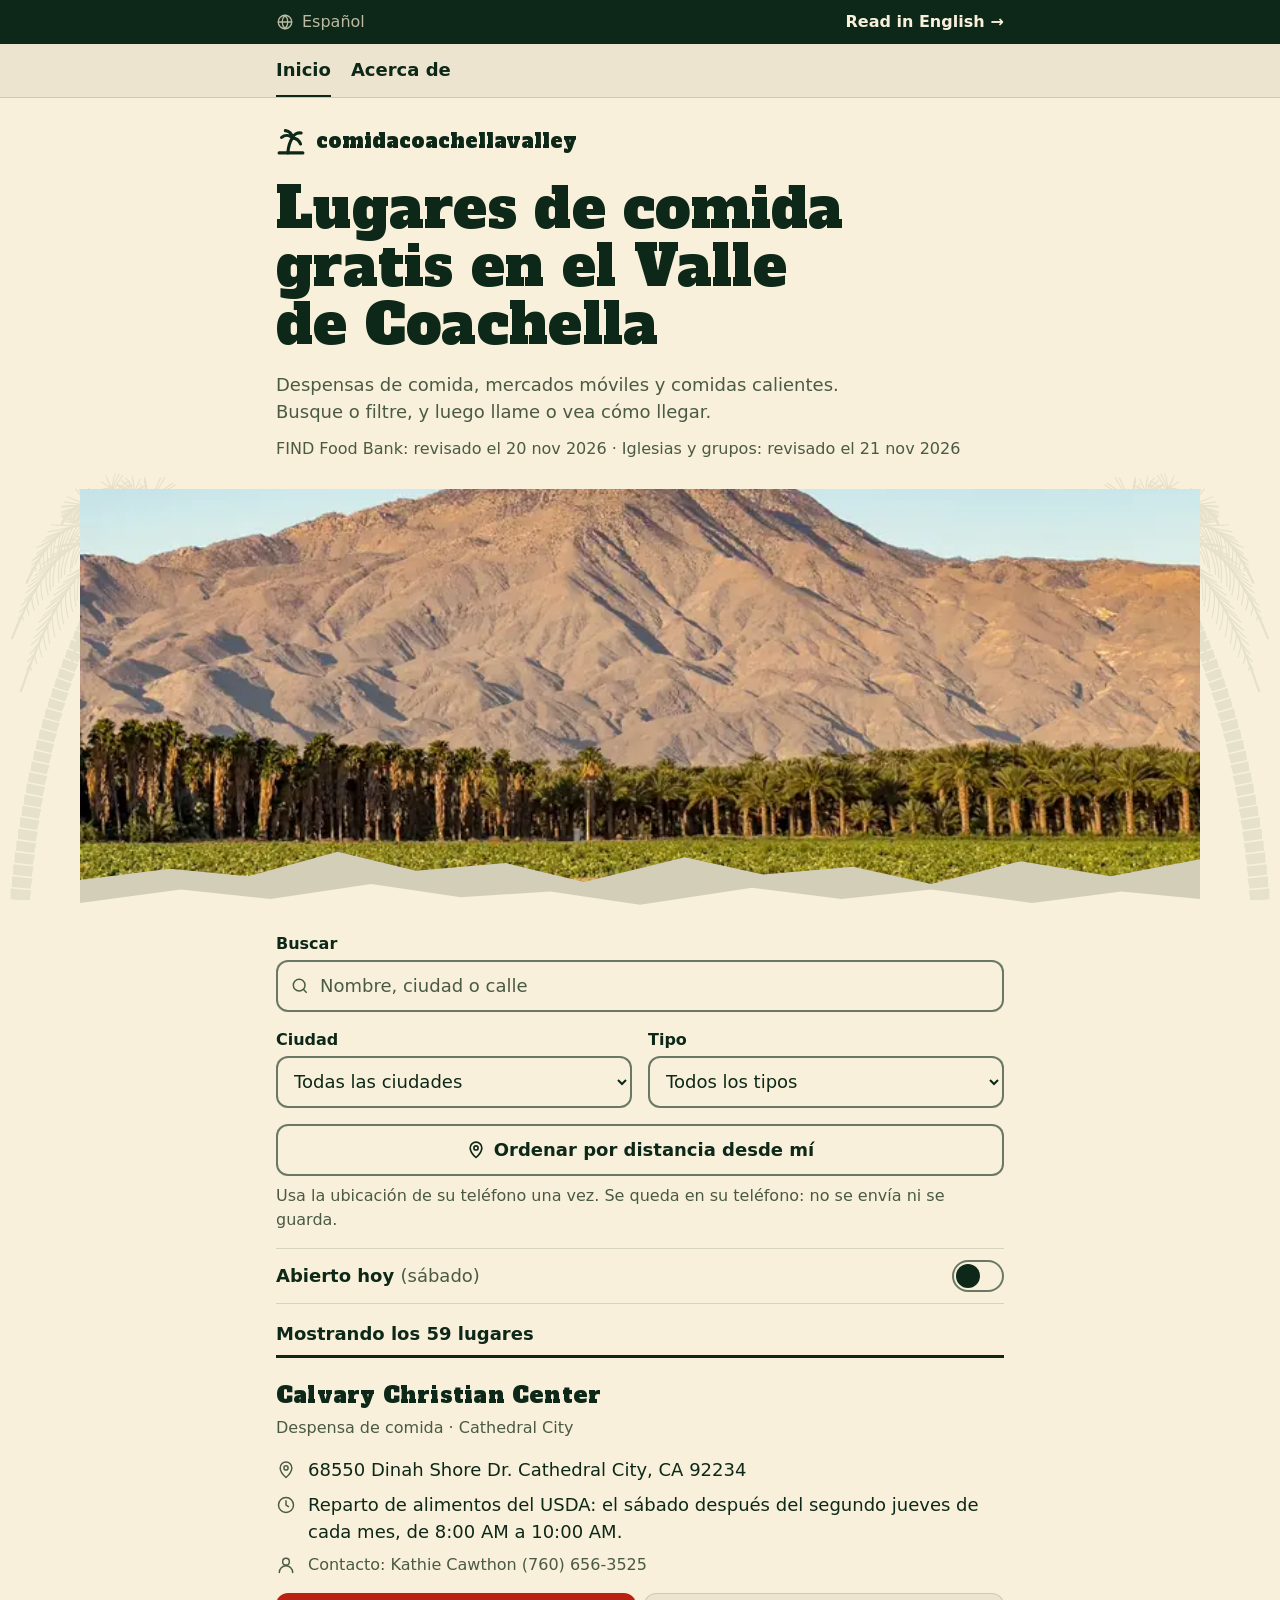
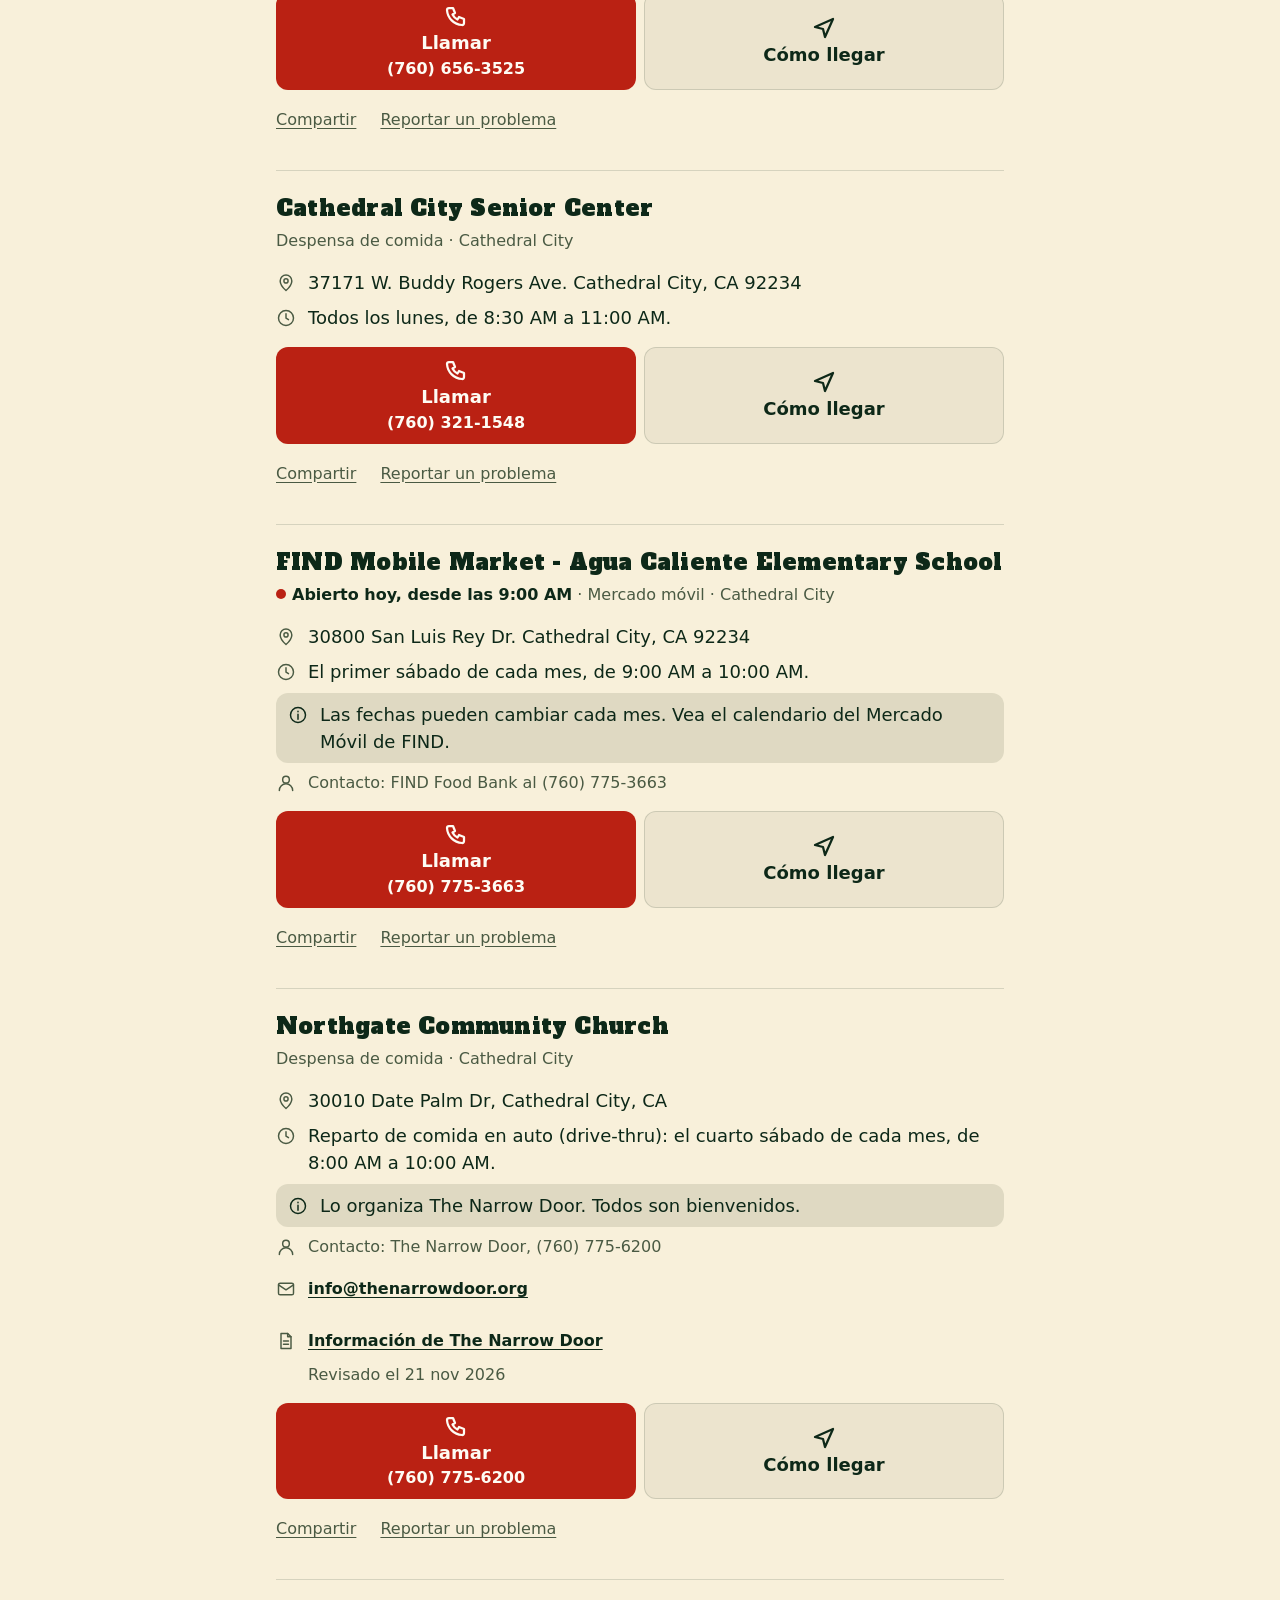
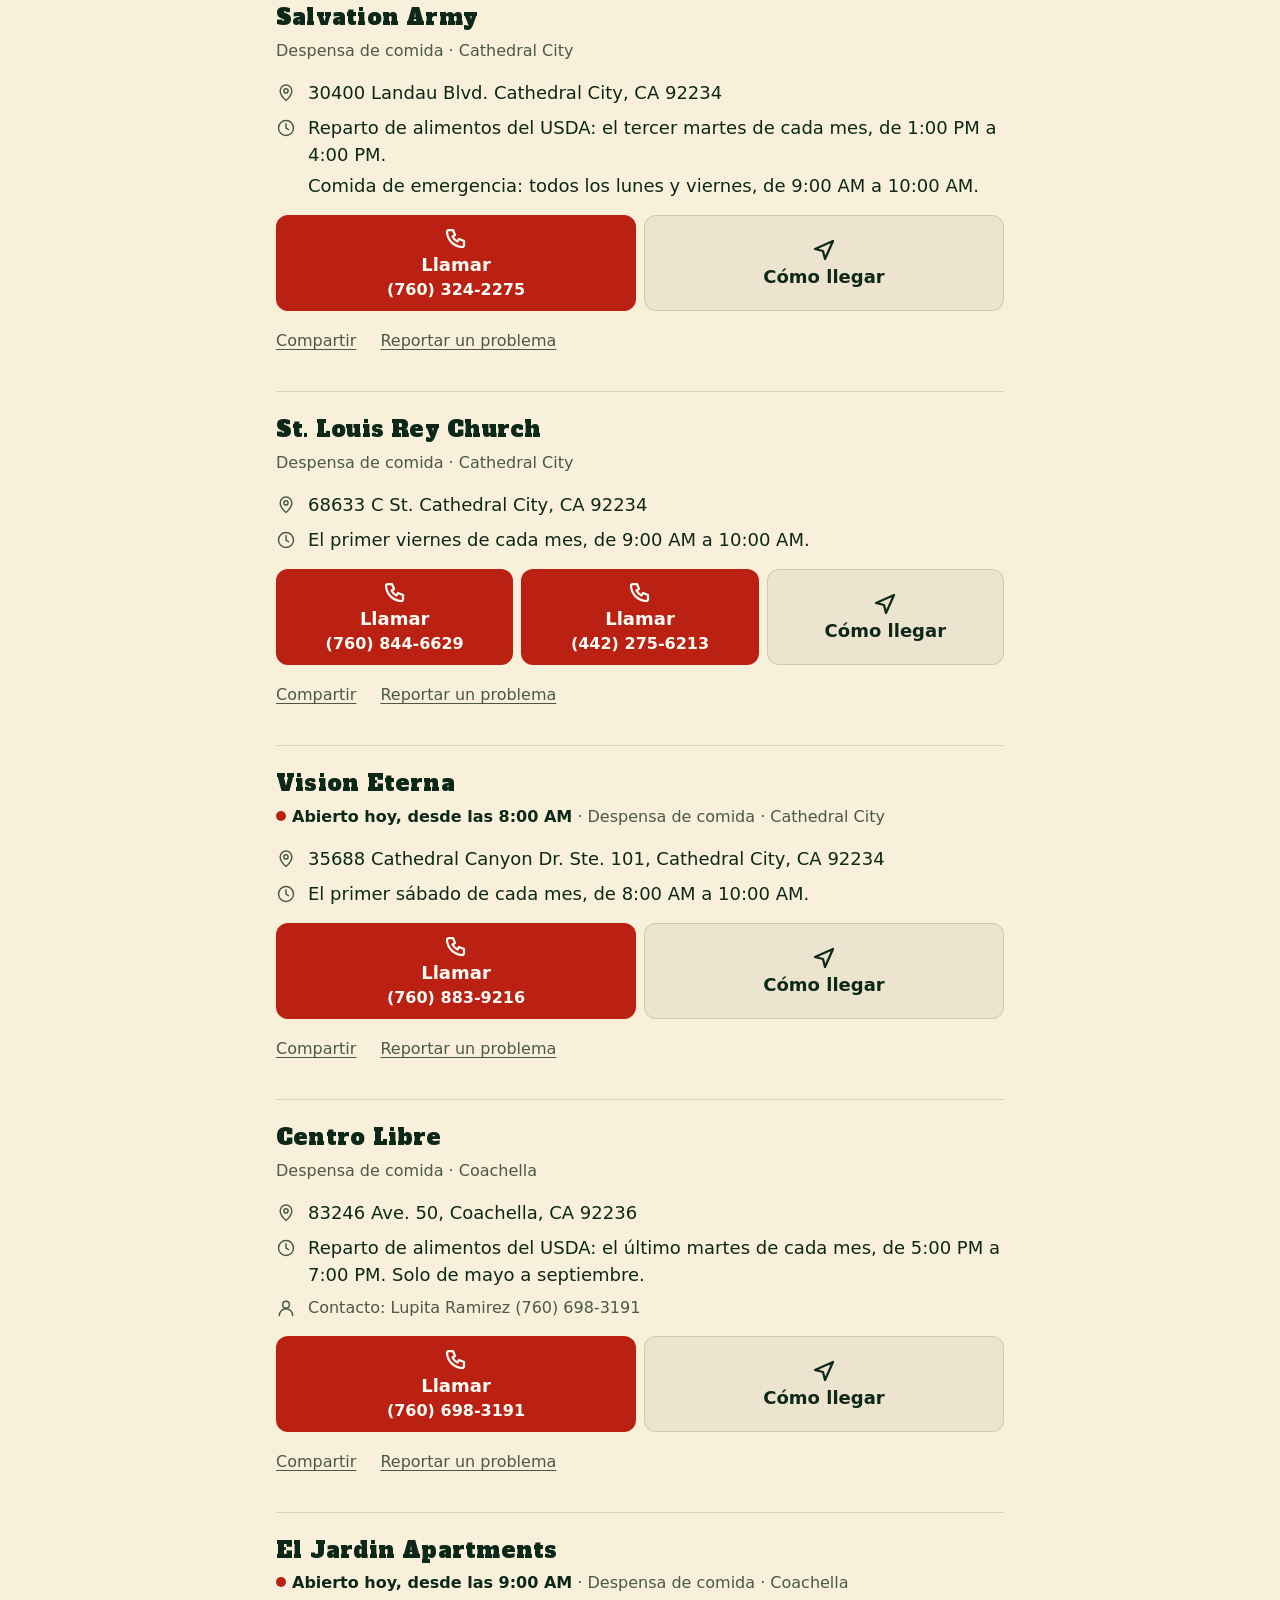
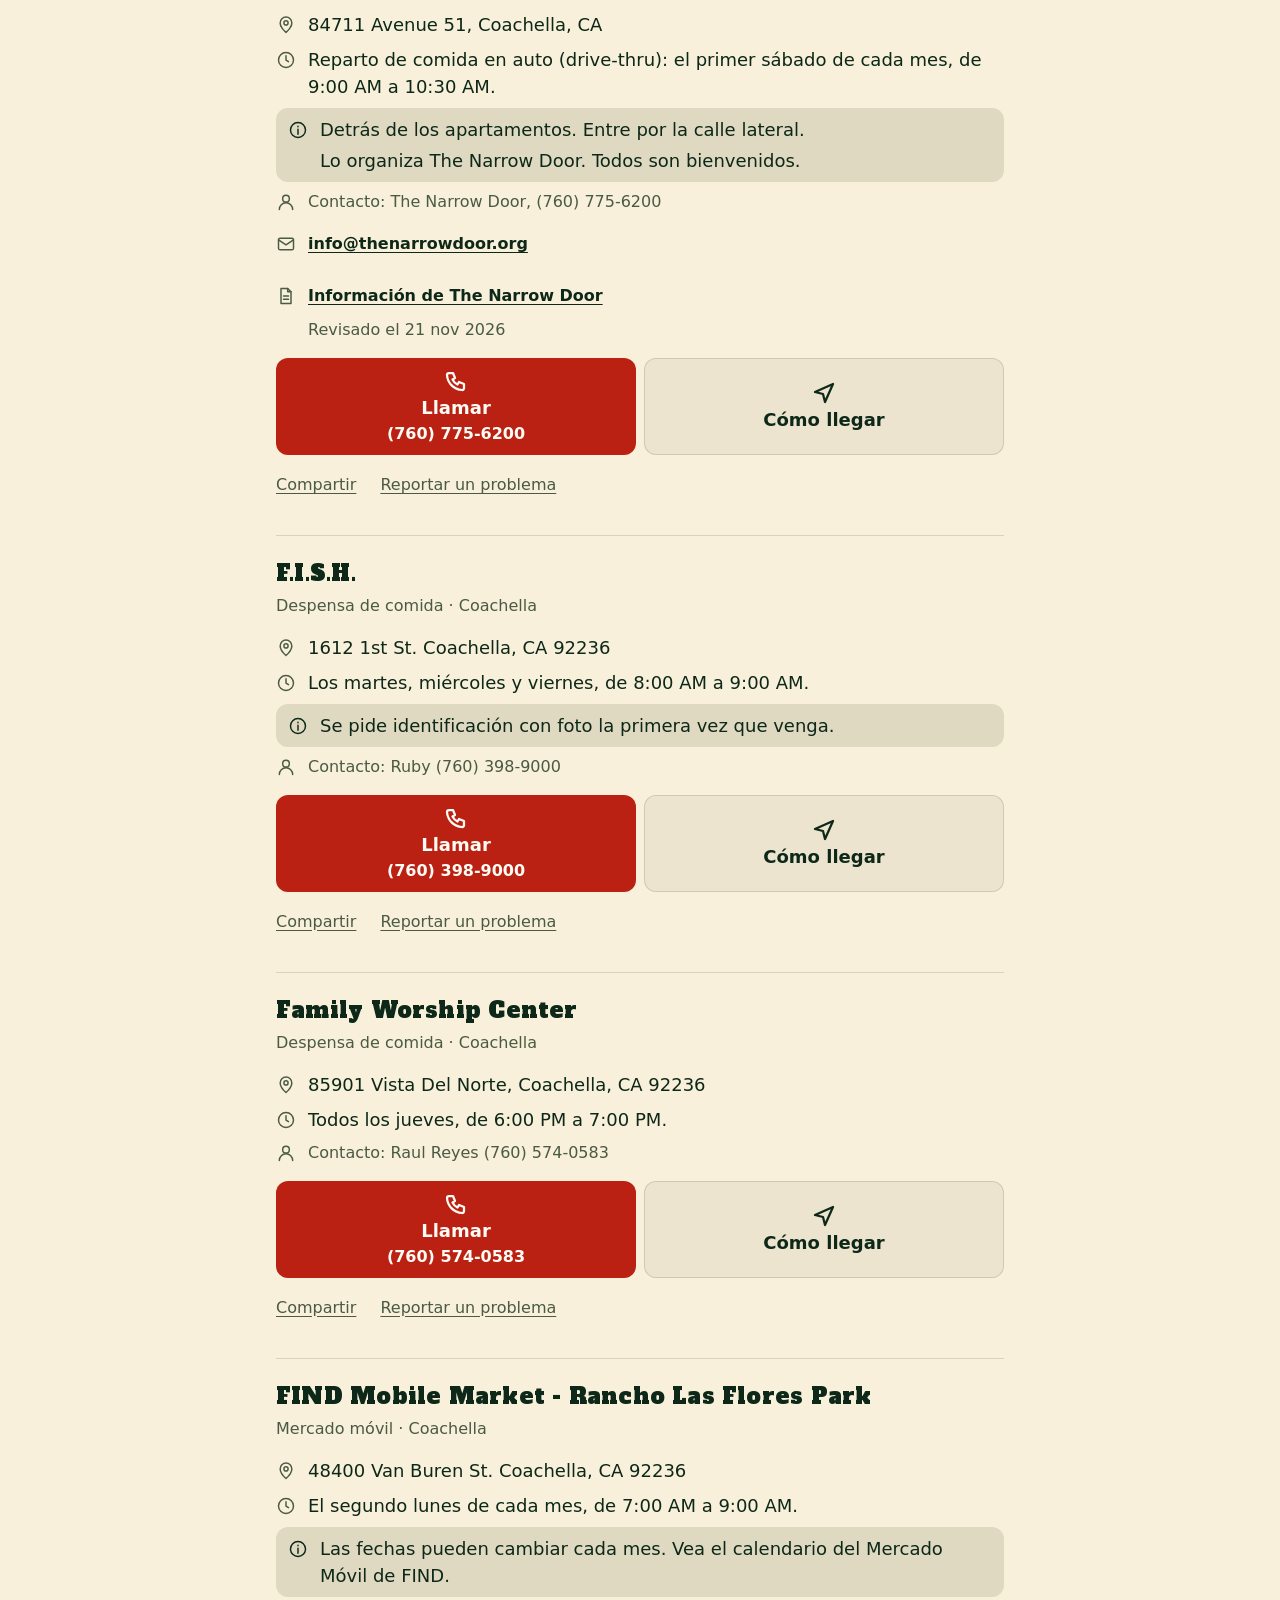
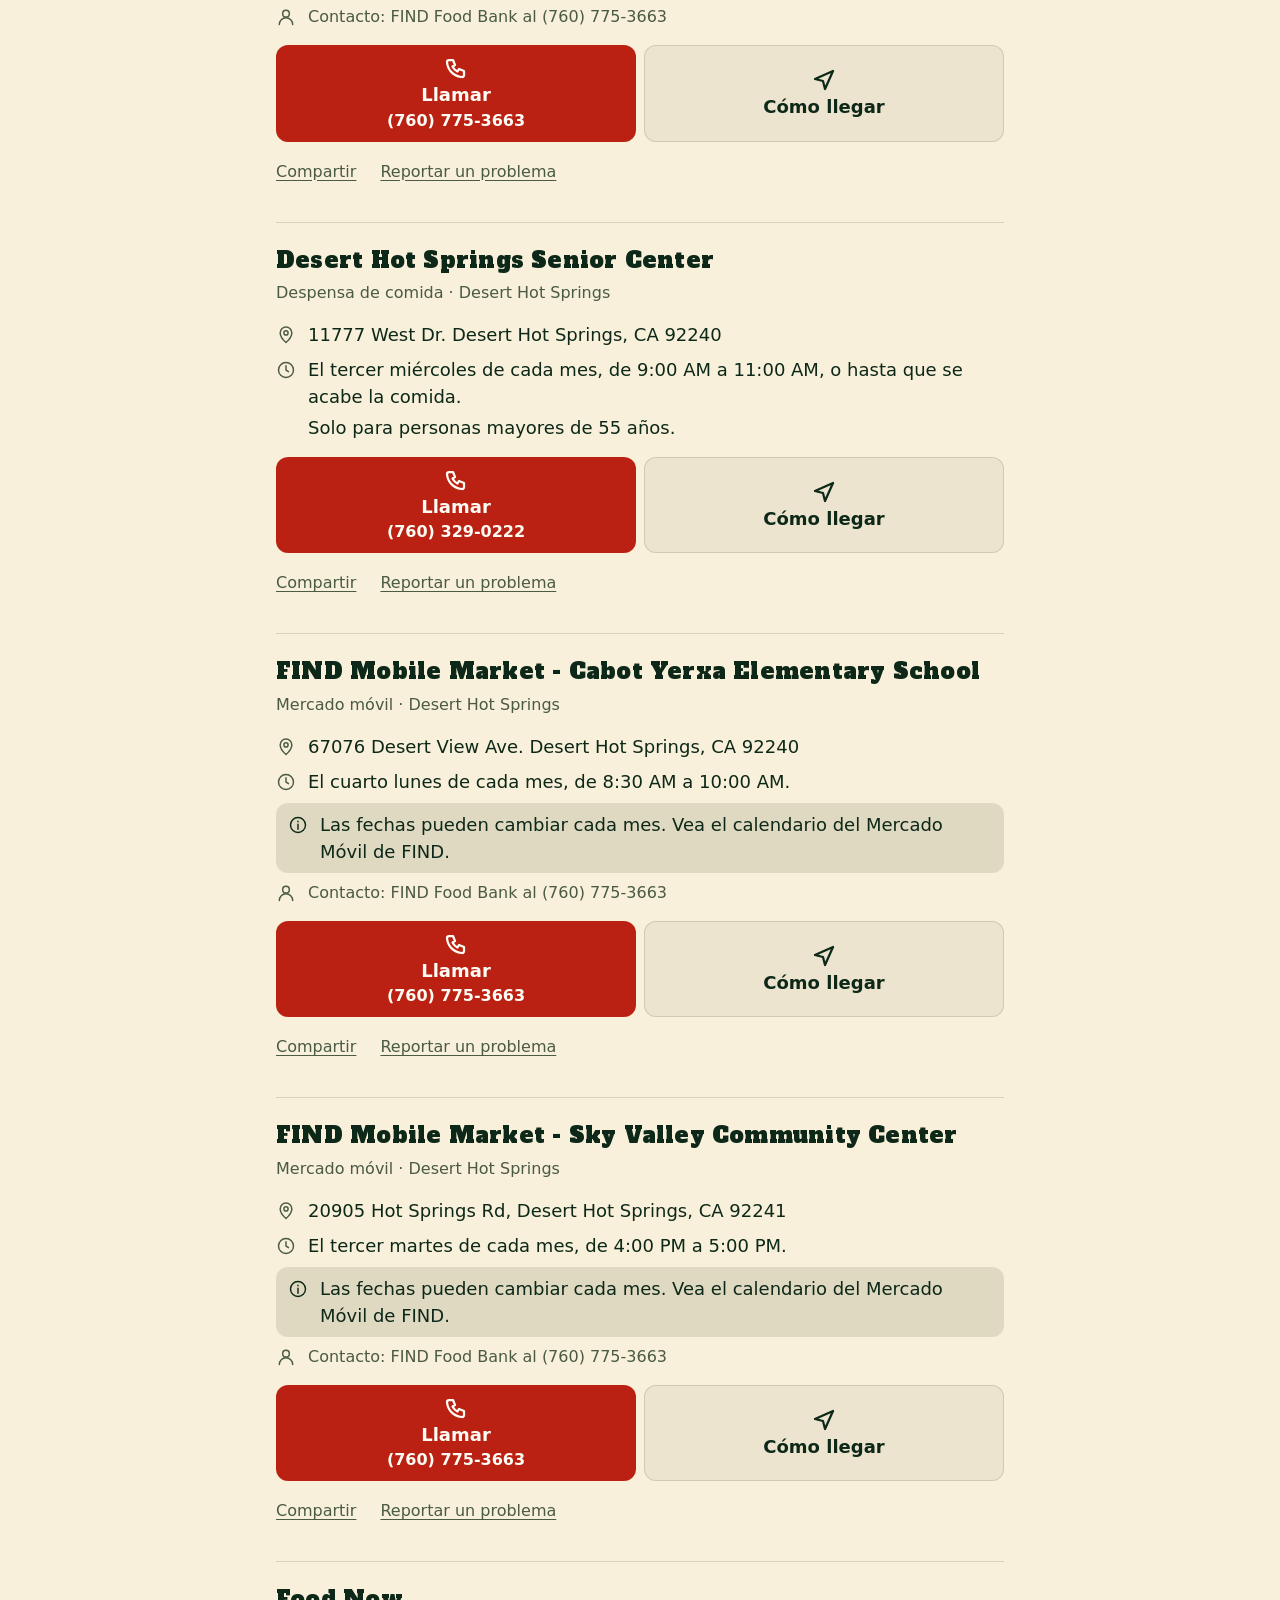
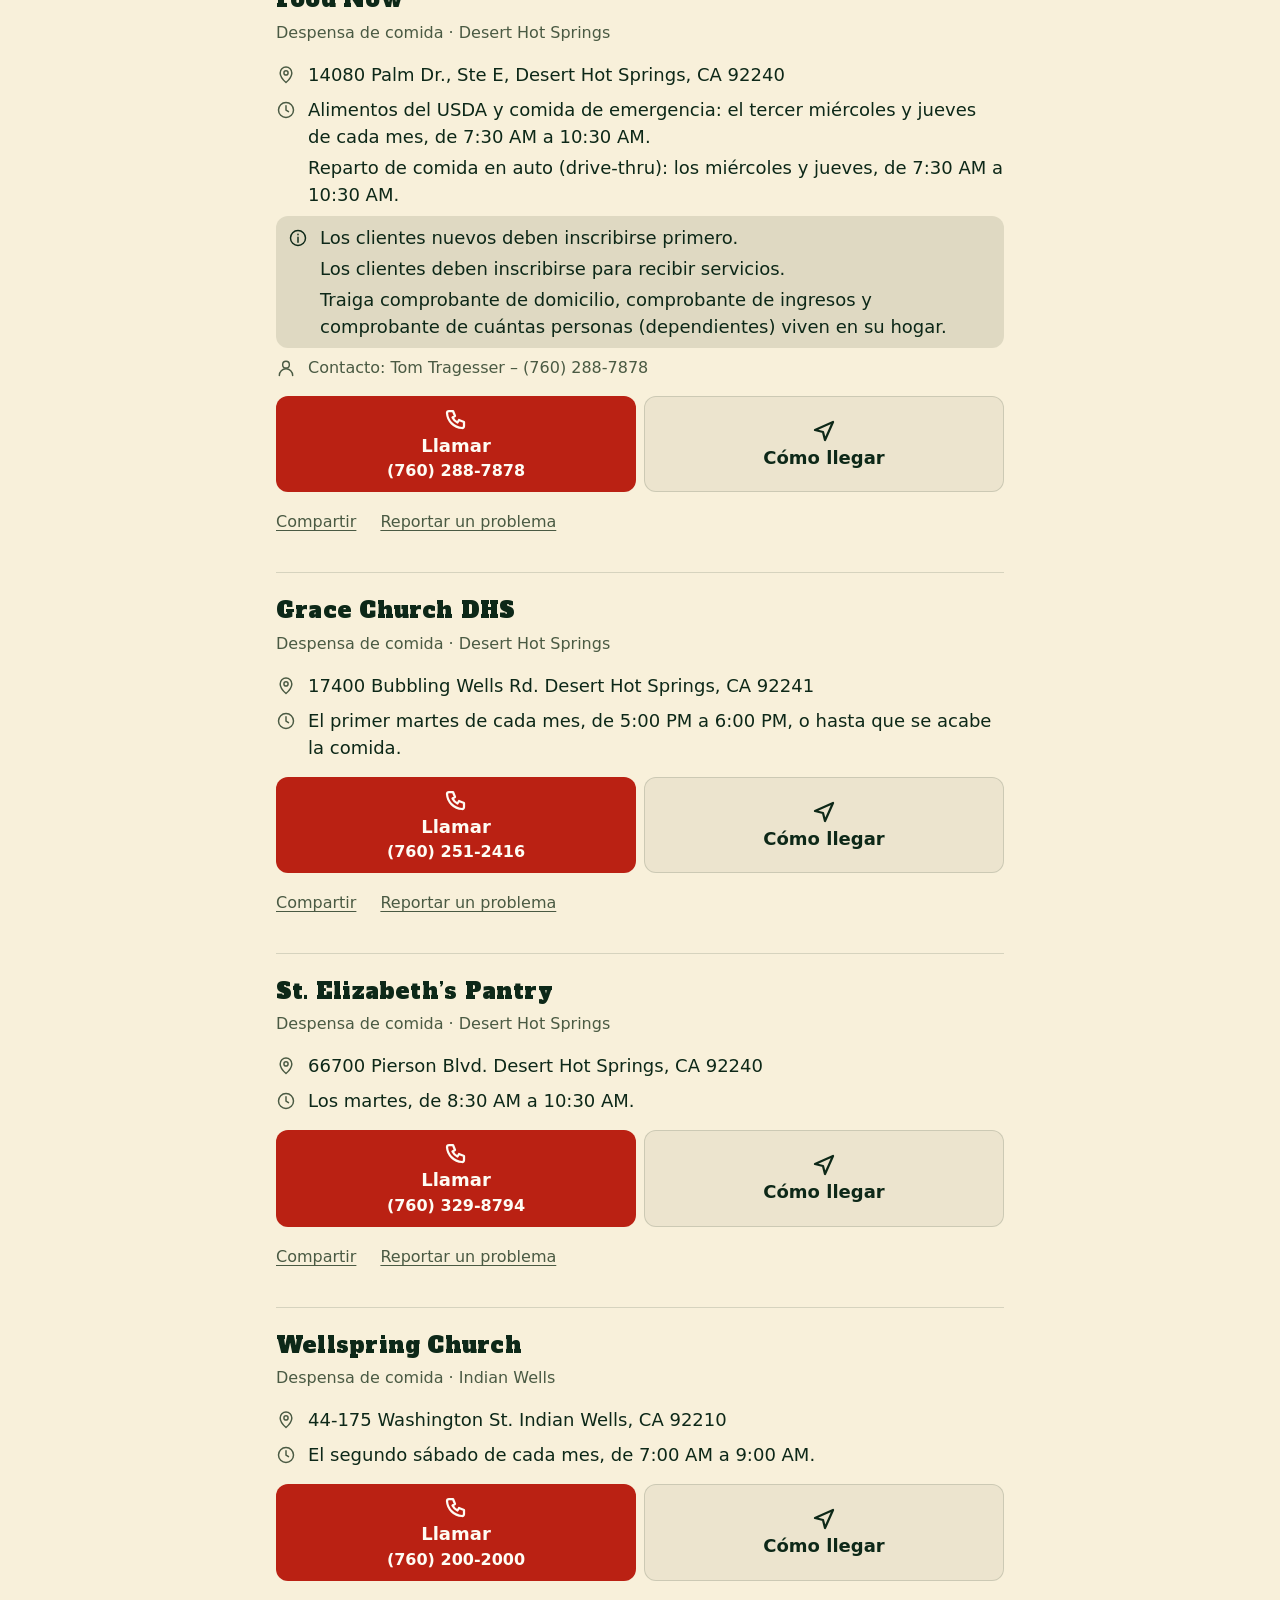
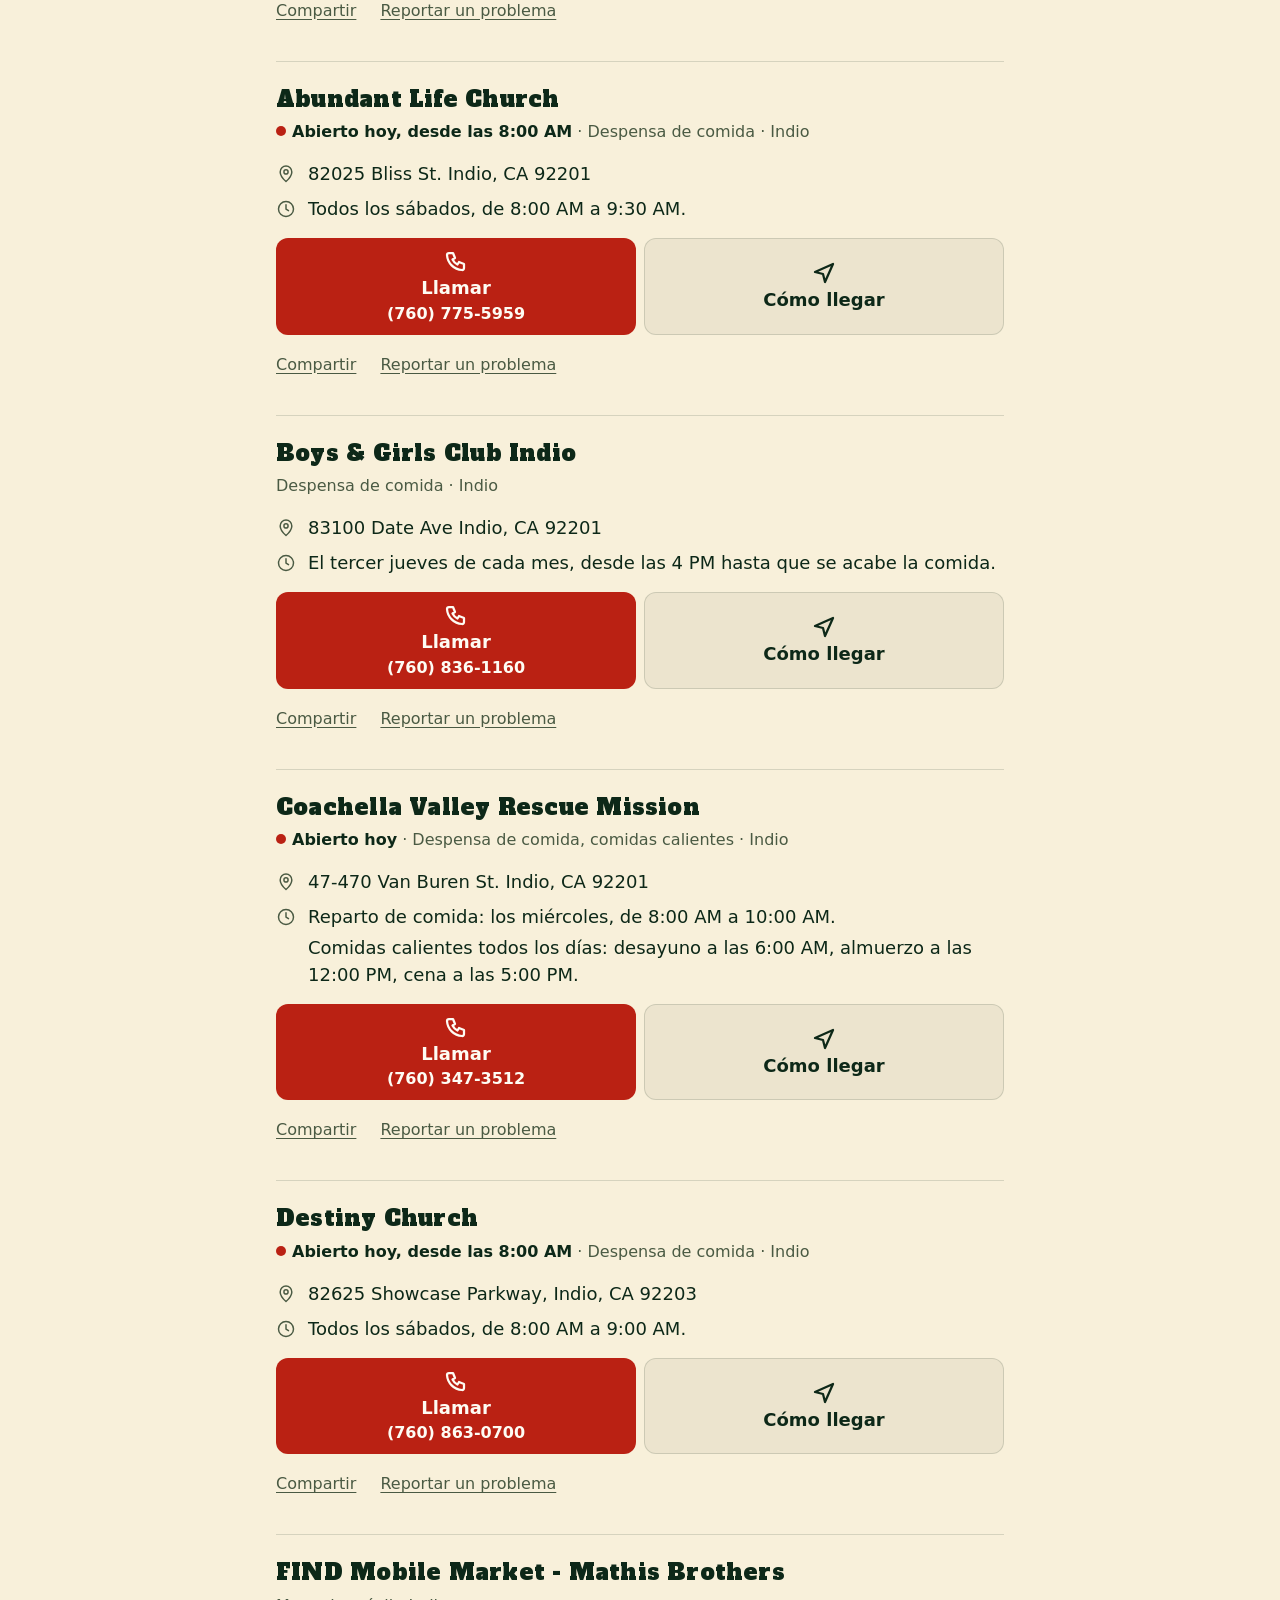
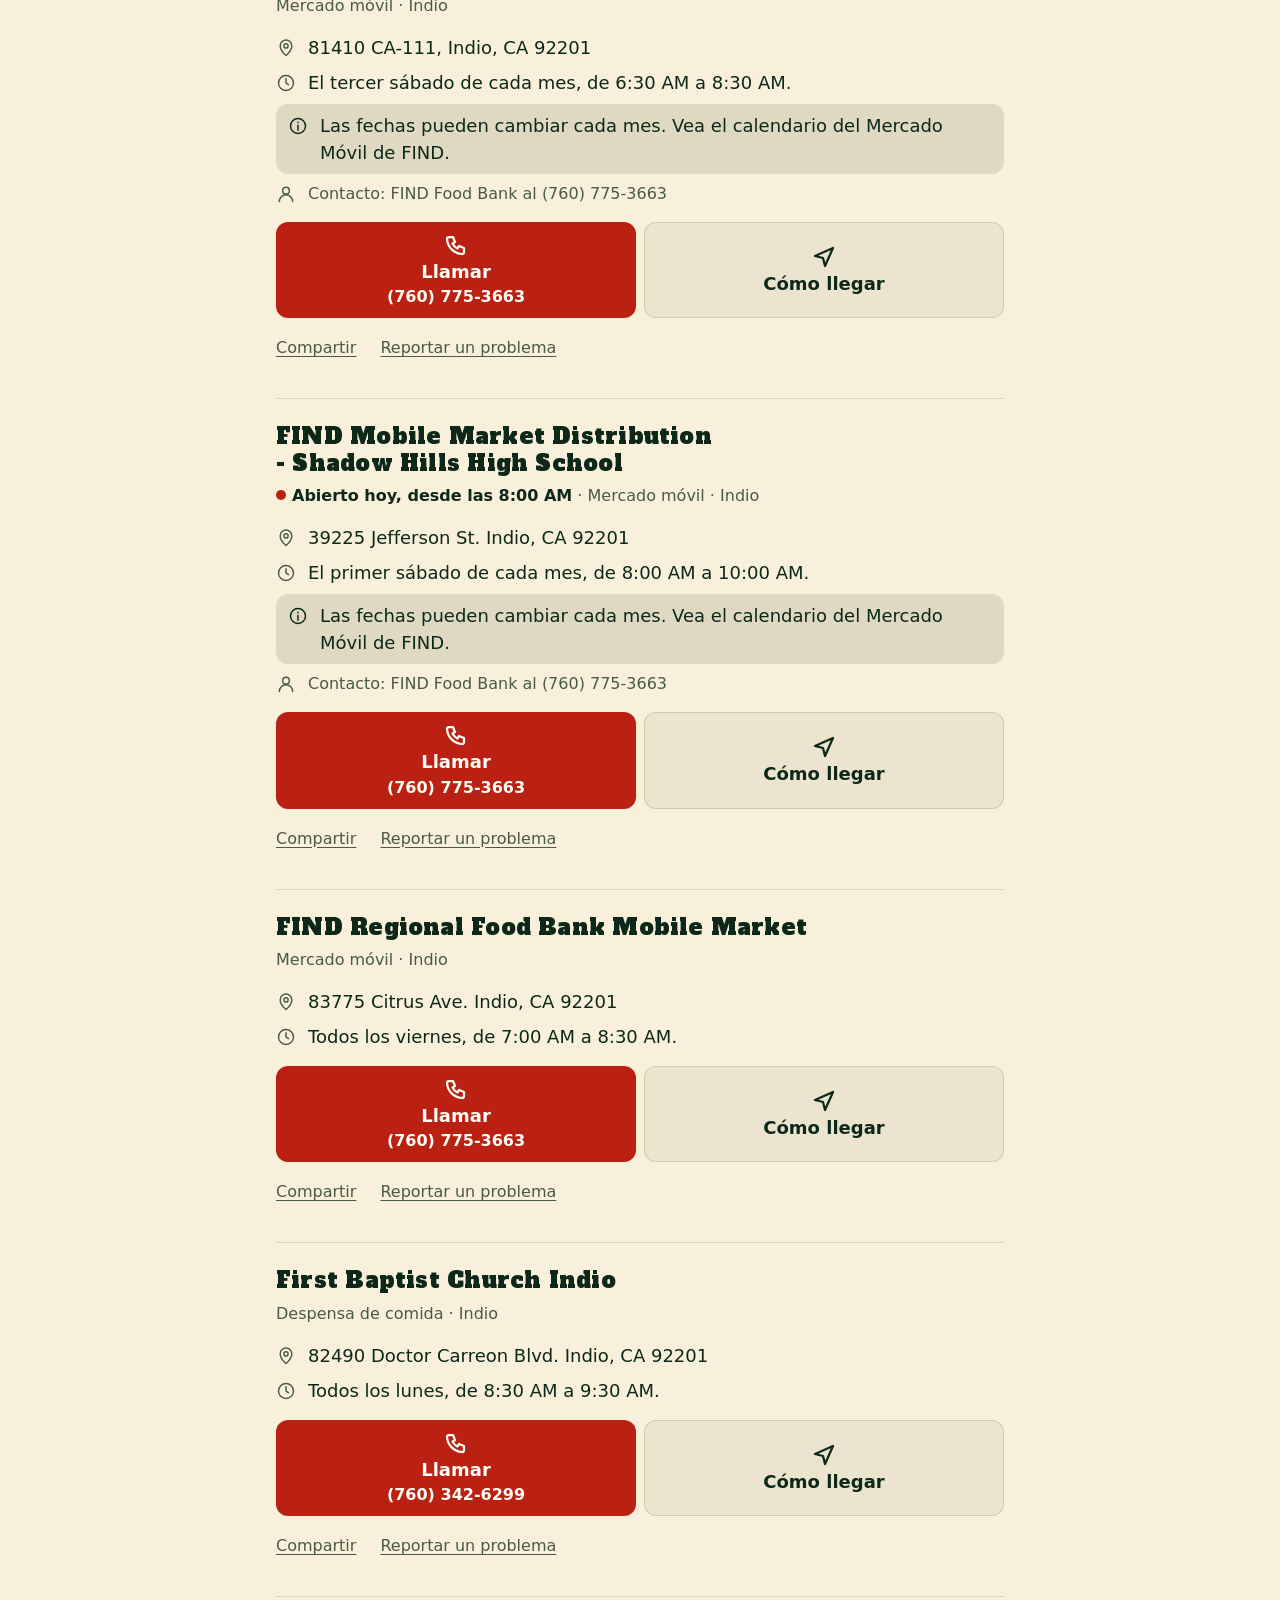
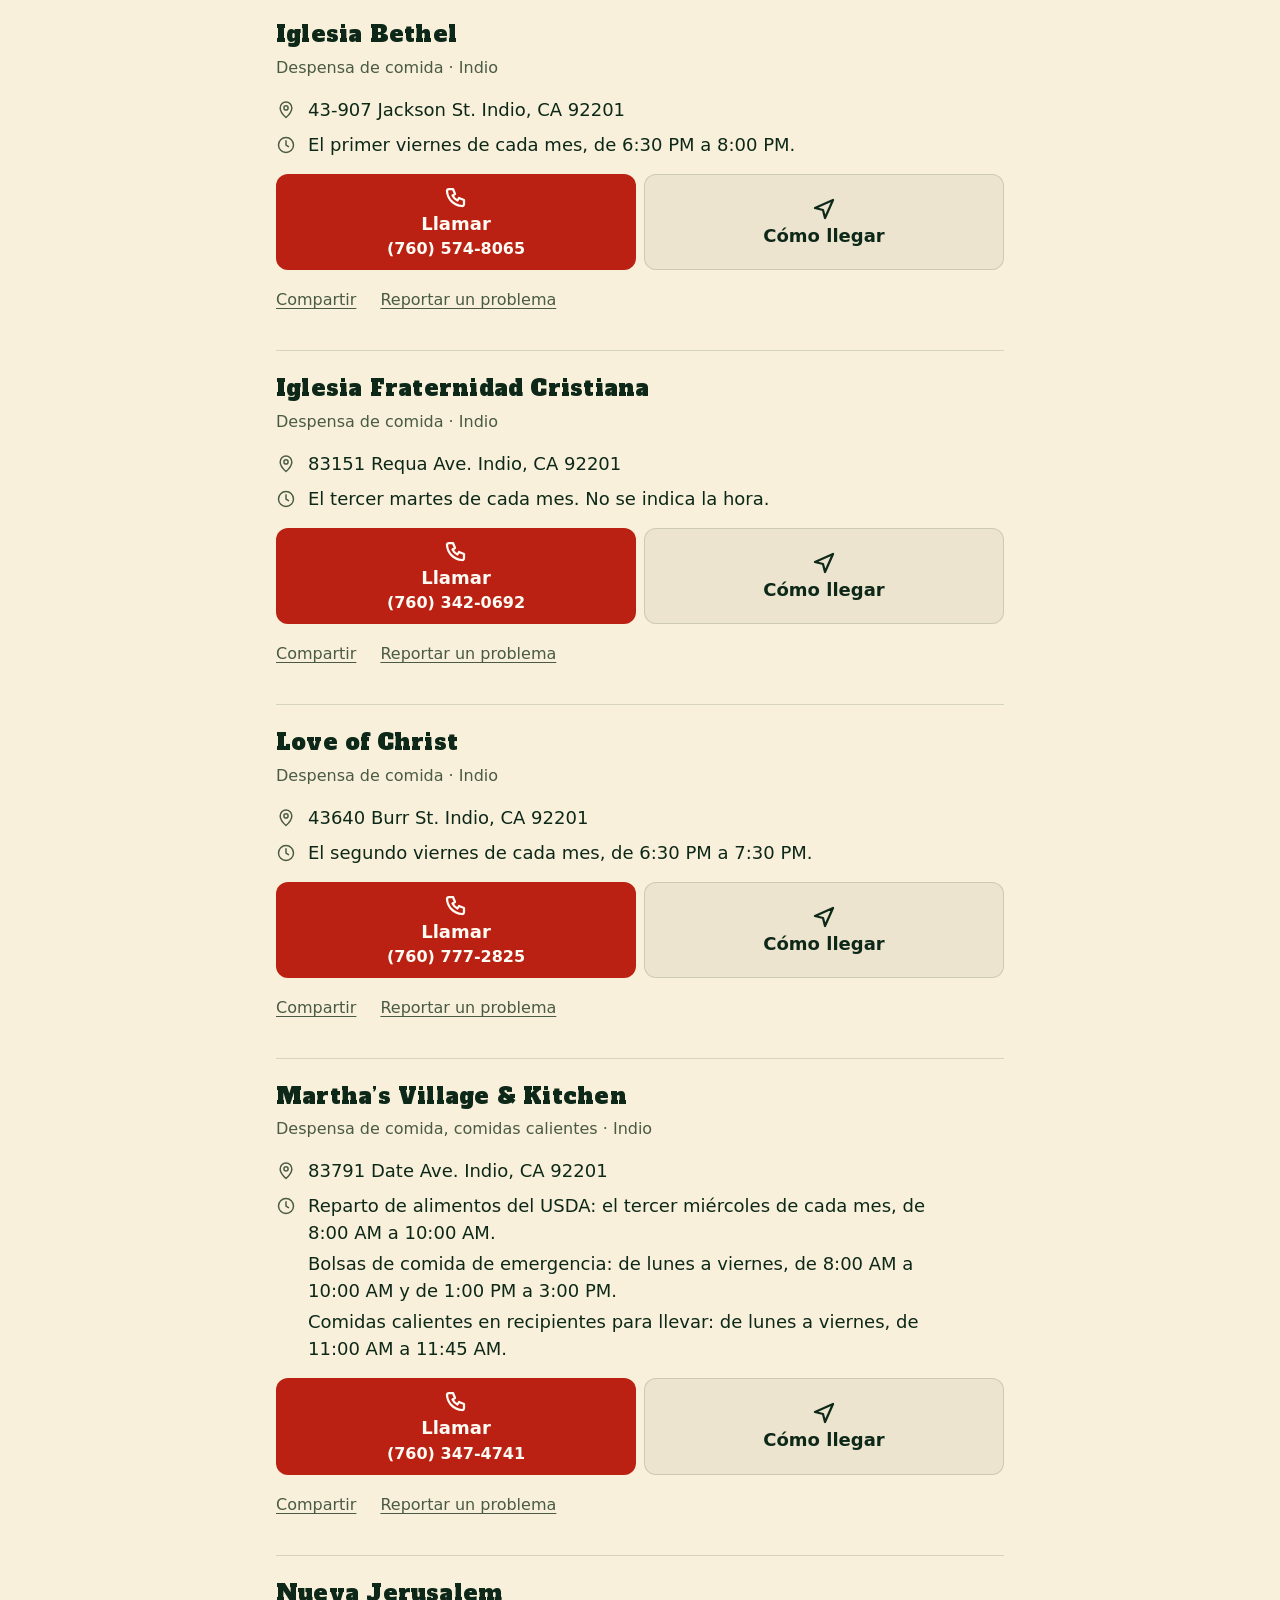
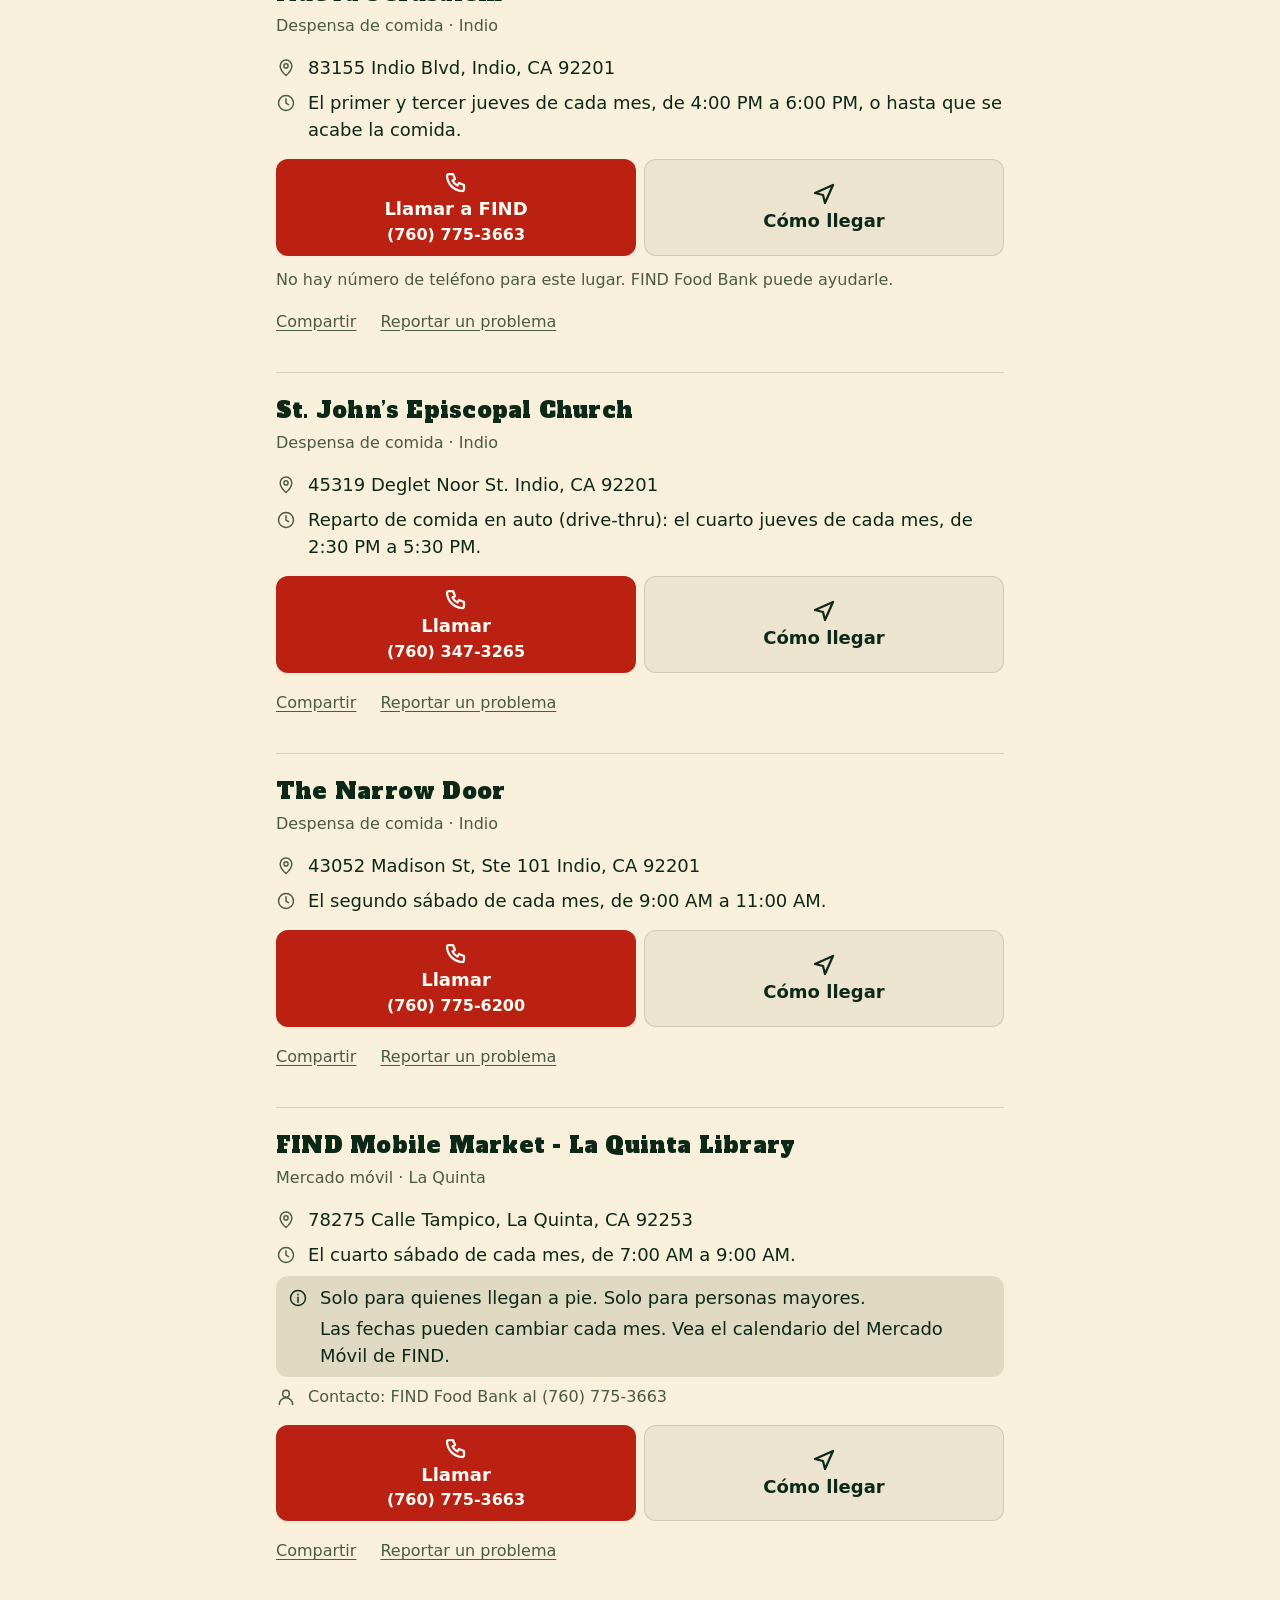
<file: index.html>
<!DOCTYPE html>
<html lang="es">
<head>
<meta charset="utf-8">
<meta name="viewport" content="width=device-width, initial-scale=1">
<meta name="color-scheme" content="light dark">
<title>Comida gratis en el Valle de Coachella | comidacoachellavalley</title>
<meta name="description" content="Despensas de comida, mercados móviles y comidas calientes gratis en el Valle de Coachella. Busque por ciudad, vea qué abre hoy, llame o vea cómo llegar.">
<!-- GENERATED by scripts/build.py from src/ and i18n/. Edit those, then run the build; do not edit this file by hand. -->
<link rel="canonical" href="https://comidacoachellavalley.github.io/">
<link rel="alternate" hreflang="es" href="https://comidacoachellavalley.github.io/">
<link rel="alternate" hreflang="en" href="https://comidacoachellavalley.github.io/en/">
<link rel="alternate" hreflang="x-default" href="https://comidacoachellavalley.github.io/">

<!-- Open Graph: how the link looks when shared in WhatsApp, Facebook, texts, etc. -->
<meta property="og:type" content="website">
<meta property="og:site_name" content="comidacoachellavalley">
<meta property="og:title" content="Comida gratis en el Valle de Coachella · Free food in the Coachella Valley">
<meta property="og:description" content="Despensas de comida, mercados móviles y comidas calientes. Busque por ciudad, vea qué abre hoy, llame o vea cómo llegar. En español e inglés.">
<meta property="og:url" content="https://comidacoachellavalley.github.io/">
<meta property="og:image" content="https://comidacoachellavalley.github.io/og-image.jpg">
<meta property="og:image:width" content="1200">
<meta property="og:image:height" content="630">
<meta property="og:image:alt" content="comidacoachellavalley: Comida gratis en el Valle de Coachella. Free food in the Coachella Valley.">
<meta property="og:locale" content="es_US">
<meta property="og:locale:alternate" content="en_US">
<meta name="twitter:card" content="summary_large_image">

<link rel="icon" href="favicon.svg" type="image/svg+xml">
<link rel="icon" href="favicon-32.png" sizes="32x32" type="image/png">
<link rel="apple-touch-icon" href="apple-touch-icon.png">
<meta name="theme-color" content="#f9f0da" media="(prefers-color-scheme: light)">
<meta name="theme-color" content="#091d15" media="(prefers-color-scheme: dark)">
<link rel="preload" href="fonts/alfa-slab-one-latin.woff2" as="font" type="font/woff2" crossorigin>
<link rel="stylesheet" href="styles.css">
<script type="application/ld+json">
{
 "@context": "https://schema.org",
 "@type": "ItemList",
 "name": "comidacoachellavalley",
 "url": "https://comidacoachellavalley.github.io/",
 "inLanguage": "es",
 "numberOfItems": 59,
 "itemListElement": [
  {
   "@type": "ListItem",
   "position": 1,
   "item": {
    "@type": "Place",
    "name": "Calvary Christian Center",
    "isAccessibleForFree": true,
    "description": "Reparto de alimentos del USDA: el sábado después del segundo jueves de cada mes, de 8:00 AM a 10:00 AM.",
    "address": {
     "@type": "PostalAddress",
     "addressLocality": "Cathedral City",
     "addressRegion": "CA",
     "addressCountry": "US",
     "streetAddress": "68550 Dinah Shore Dr.",
     "postalCode": "92234"
    },
    "telephone": "(760) 656-3525"
   }
  },
  {
   "@type": "ListItem",
   "position": 2,
   "item": {
    "@type": "Place",
    "name": "Cathedral City Senior Center",
    "isAccessibleForFree": true,
    "description": "Todos los lunes, de 8:30 AM a 11:00 AM.",
    "address": {
     "@type": "PostalAddress",
     "addressLocality": "Cathedral City",
     "addressRegion": "CA",
     "addressCountry": "US",
     "streetAddress": "37171 W. Buddy Rogers Ave.",
     "postalCode": "92234"
    },
    "telephone": "(760) 321-1548"
   }
  },
  {
   "@type": "ListItem",
   "position": 3,
   "item": {
    "@type": "Place",
    "name": "FIND Mobile Market - Agua Caliente Elementary School",
    "isAccessibleForFree": true,
    "description": "El primer sábado de cada mes, de 9:00 AM a 10:00 AM.",
    "address": {
     "@type": "PostalAddress",
     "addressLocality": "Cathedral City",
     "addressRegion": "CA",
     "addressCountry": "US",
     "streetAddress": "30800 San Luis Rey Dr.",
     "postalCode": "92234"
    },
    "telephone": "(760) 775-3663"
   }
  },
  {
   "@type": "ListItem",
   "position": 4,
   "item": {
    "@type": "Place",
    "name": "Northgate Community Church",
    "isAccessibleForFree": true,
    "description": "Reparto de comida en auto (drive-thru): el cuarto sábado de cada mes, de 8:00 AM a 10:00 AM.",
    "address": {
     "@type": "PostalAddress",
     "addressLocality": "Cathedral City",
     "addressRegion": "CA",
     "addressCountry": "US",
     "streetAddress": "30010 Date Palm Dr"
    },
    "telephone": "(760) 775-6200"
   }
  },
  {
   "@type": "ListItem",
   "position": 5,
   "item": {
    "@type": "Place",
    "name": "Salvation Army",
    "isAccessibleForFree": true,
    "description": "Reparto de alimentos del USDA: el tercer martes de cada mes, de 1:00 PM a 4:00 PM. Comida de emergencia: todos los lunes y viernes, de 9:00 AM a 10:00 AM.",
    "address": {
     "@type": "PostalAddress",
     "addressLocality": "Cathedral City",
     "addressRegion": "CA",
     "addressCountry": "US",
     "streetAddress": "30400 Landau Blvd.",
     "postalCode": "92234"
    },
    "telephone": "(760) 324-2275"
   }
  },
  {
   "@type": "ListItem",
   "position": 6,
   "item": {
    "@type": "Place",
    "name": "St. Louis Rey Church",
    "isAccessibleForFree": true,
    "description": "El primer viernes de cada mes, de 9:00 AM a 10:00 AM.",
    "address": {
     "@type": "PostalAddress",
     "addressLocality": "Cathedral City",
     "addressRegion": "CA",
     "addressCountry": "US",
     "streetAddress": "68633 C St.",
     "postalCode": "92234"
    },
    "telephone": "(760) 844-6629"
   }
  },
  {
   "@type": "ListItem",
   "position": 7,
   "item": {
    "@type": "Place",
    "name": "Vision Eterna",
    "isAccessibleForFree": true,
    "description": "El primer sábado de cada mes, de 8:00 AM a 10:00 AM.",
    "address": {
     "@type": "PostalAddress",
     "addressLocality": "Cathedral City",
     "addressRegion": "CA",
     "addressCountry": "US",
     "streetAddress": "35688 Cathedral Canyon Dr. Ste. 101",
     "postalCode": "92234"
    },
    "telephone": "(760) 883-9216"
   }
  },
  {
   "@type": "ListItem",
   "position": 8,
   "item": {
    "@type": "Place",
    "name": "Centro Libre",
    "isAccessibleForFree": true,
    "description": "Reparto de alimentos del USDA: el último martes de cada mes, de 5:00 PM a 7:00 PM. Solo de mayo a septiembre.",
    "address": {
     "@type": "PostalAddress",
     "addressLocality": "Coachella",
     "addressRegion": "CA",
     "addressCountry": "US",
     "streetAddress": "83246 Ave. 50",
     "postalCode": "92236"
    },
    "telephone": "(760) 698-3191"
   }
  },
  {
   "@type": "ListItem",
   "position": 9,
   "item": {
    "@type": "Place",
    "name": "El Jardin Apartments",
    "isAccessibleForFree": true,
    "description": "Reparto de comida en auto (drive-thru): el primer sábado de cada mes, de 9:00 AM a 10:30 AM.",
    "address": {
     "@type": "PostalAddress",
     "addressLocality": "Coachella",
     "addressRegion": "CA",
     "addressCountry": "US",
     "streetAddress": "84711 Avenue 51"
    },
    "telephone": "(760) 775-6200"
   }
  },
  {
   "@type": "ListItem",
   "position": 10,
   "item": {
    "@type": "Place",
    "name": "F.I.S.H.",
    "isAccessibleForFree": true,
    "description": "Los martes, miércoles y viernes, de 8:00 AM a 9:00 AM.",
    "address": {
     "@type": "PostalAddress",
     "addressLocality": "Coachella",
     "addressRegion": "CA",
     "addressCountry": "US",
     "streetAddress": "1612 1st St.",
     "postalCode": "92236"
    },
    "telephone": "(760) 398-9000"
   }
  },
  {
   "@type": "ListItem",
   "position": 11,
   "item": {
    "@type": "Place",
    "name": "Family Worship Center",
    "isAccessibleForFree": true,
    "description": "Todos los jueves, de 6:00 PM a 7:00 PM.",
    "address": {
     "@type": "PostalAddress",
     "addressLocality": "Coachella",
     "addressRegion": "CA",
     "addressCountry": "US",
     "streetAddress": "85901 Vista Del Norte",
     "postalCode": "92236"
    },
    "telephone": "(760) 574-0583"
   }
  },
  {
   "@type": "ListItem",
   "position": 12,
   "item": {
    "@type": "Place",
    "name": "FIND Mobile Market - Rancho Las Flores Park",
    "isAccessibleForFree": true,
    "description": "El segundo lunes de cada mes, de 7:00 AM a 9:00 AM.",
    "address": {
     "@type": "PostalAddress",
     "addressLocality": "Coachella",
     "addressRegion": "CA",
     "addressCountry": "US",
     "streetAddress": "48400 Van Buren St.",
     "postalCode": "92236"
    },
    "telephone": "(760) 775-3663"
   }
  },
  {
   "@type": "ListItem",
   "position": 13,
   "item": {
    "@type": "Place",
    "name": "Desert Hot Springs Senior Center",
    "isAccessibleForFree": true,
    "description": "El tercer miércoles de cada mes, de 9:00 AM a 11:00 AM, o hasta que se acabe la comida. Solo para personas mayores de 55 años.",
    "address": {
     "@type": "PostalAddress",
     "addressLocality": "Desert Hot Springs",
     "addressRegion": "CA",
     "addressCountry": "US",
     "streetAddress": "11777 West Dr.",
     "postalCode": "92240"
    },
    "telephone": "(760) 329-0222"
   }
  },
  {
   "@type": "ListItem",
   "position": 14,
   "item": {
    "@type": "Place",
    "name": "FIND Mobile Market - Cabot Yerxa Elementary School",
    "isAccessibleForFree": true,
    "description": "El cuarto lunes de cada mes, de 8:30 AM a 10:00 AM.",
    "address": {
     "@type": "PostalAddress",
     "addressLocality": "Desert Hot Springs",
     "addressRegion": "CA",
     "addressCountry": "US",
     "streetAddress": "67076 Desert View Ave.",
     "postalCode": "92240"
    },
    "telephone": "(760) 775-3663"
   }
  },
  {
   "@type": "ListItem",
   "position": 15,
   "item": {
    "@type": "Place",
    "name": "FIND Mobile Market - Sky Valley Community Center",
    "isAccessibleForFree": true,
    "description": "El tercer martes de cada mes, de 4:00 PM a 5:00 PM.",
    "address": {
     "@type": "PostalAddress",
     "addressLocality": "Desert Hot Springs",
     "addressRegion": "CA",
     "addressCountry": "US",
     "streetAddress": "20905 Hot Springs Rd",
     "postalCode": "92241"
    },
    "telephone": "(760) 775-3663"
   }
  },
  {
   "@type": "ListItem",
   "position": 16,
   "item": {
    "@type": "Place",
    "name": "Food Now",
    "isAccessibleForFree": true,
    "description": "Alimentos del USDA y comida de emergencia: el tercer miércoles y jueves de cada mes, de 7:30 AM a 10:30 AM. Reparto de comida en auto (drive-thru): los miércoles y jueves, de 7:30 AM a 10:30 AM.",
    "address": {
     "@type": "PostalAddress",
     "addressLocality": "Desert Hot Springs",
     "addressRegion": "CA",
     "addressCountry": "US",
     "streetAddress": "14080 Palm Dr., Ste E",
     "postalCode": "92240"
    },
    "telephone": "(760) 288-7878"
   }
  },
  {
   "@type": "ListItem",
   "position": 17,
   "item": {
    "@type": "Place",
    "name": "Grace Church DHS",
    "isAccessibleForFree": true,
    "description": "El primer martes de cada mes, de 5:00 PM a 6:00 PM, o hasta que se acabe la comida.",
    "address": {
     "@type": "PostalAddress",
     "addressLocality": "Desert Hot Springs",
     "addressRegion": "CA",
     "addressCountry": "US",
     "streetAddress": "17400 Bubbling Wells Rd.",
     "postalCode": "92241"
    },
    "telephone": "(760) 251-2416"
   }
  },
  {
   "@type": "ListItem",
   "position": 18,
   "item": {
    "@type": "Place",
    "name": "St. Elizabeth’s Pantry",
    "isAccessibleForFree": true,
    "description": "Los martes, de 8:30 AM a 10:30 AM.",
    "address": {
     "@type": "PostalAddress",
     "addressLocality": "Desert Hot Springs",
     "addressRegion": "CA",
     "addressCountry": "US",
     "streetAddress": "66700 Pierson Blvd.",
     "postalCode": "92240"
    },
    "telephone": "(760) 329-8794"
   }
  },
  {
   "@type": "ListItem",
   "position": 19,
   "item": {
    "@type": "Place",
    "name": "Wellspring Church",
    "isAccessibleForFree": true,
    "description": "El segundo sábado de cada mes, de 7:00 AM a 9:00 AM.",
    "address": {
     "@type": "PostalAddress",
     "addressLocality": "Indian Wells",
     "addressRegion": "CA",
     "addressCountry": "US",
     "streetAddress": "44-175 Washington St.",
     "postalCode": "92210"
    },
    "telephone": "(760) 200-2000"
   }
  },
  {
   "@type": "ListItem",
   "position": 20,
   "item": {
    "@type": "Place",
    "name": "Abundant Life Church",
    "isAccessibleForFree": true,
    "description": "Todos los sábados, de 8:00 AM a 9:30 AM.",
    "address": {
     "@type": "PostalAddress",
     "addressLocality": "Indio",
     "addressRegion": "CA",
     "addressCountry": "US",
     "streetAddress": "82025 Bliss St.",
     "postalCode": "92201"
    },
    "telephone": "(760) 775-5959"
   }
  },
  {
   "@type": "ListItem",
   "position": 21,
   "item": {
    "@type": "Place",
    "name": "Boys & Girls Club Indio",
    "isAccessibleForFree": true,
    "description": "El tercer jueves de cada mes, desde las 4 PM hasta que se acabe la comida.",
    "address": {
     "@type": "PostalAddress",
     "addressLocality": "Indio",
     "addressRegion": "CA",
     "addressCountry": "US",
     "streetAddress": "83100 Date Ave",
     "postalCode": "92201"
    },
    "telephone": "(760) 836-1160"
   }
  },
  {
   "@type": "ListItem",
   "position": 22,
   "item": {
    "@type": "Place",
    "name": "Coachella Valley Rescue Mission",
    "isAccessibleForFree": true,
    "description": "Reparto de comida: los miércoles, de 8:00 AM a 10:00 AM. Comidas calientes todos los días: desayuno a las 6:00 AM, almuerzo a las 12:00 PM, cena a las 5:00 PM.",
    "address": {
     "@type": "PostalAddress",
     "addressLocality": "Indio",
     "addressRegion": "CA",
     "addressCountry": "US",
     "streetAddress": "47-470 Van Buren St.",
     "postalCode": "92201"
    },
    "telephone": "(760) 347-3512"
   }
  },
  {
   "@type": "ListItem",
   "position": 23,
   "item": {
    "@type": "Place",
    "name": "Destiny Church",
    "isAccessibleForFree": true,
    "description": "Todos los sábados, de 8:00 AM a 9:00 AM.",
    "address": {
     "@type": "PostalAddress",
     "addressLocality": "Indio",
     "addressRegion": "CA",
     "addressCountry": "US",
     "streetAddress": "82625 Showcase Parkway",
     "postalCode": "92203"
    },
    "telephone": "(760) 863-0700"
   }
  },
  {
   "@type": "ListItem",
   "position": 24,
   "item": {
    "@type": "Place",
    "name": "FIND Mobile Market - Mathis Brothers",
    "isAccessibleForFree": true,
    "description": "El tercer sábado de cada mes, de 6:30 AM a 8:30 AM.",
    "address": {
     "@type": "PostalAddress",
     "addressLocality": "Indio",
     "addressRegion": "CA",
     "addressCountry": "US",
     "streetAddress": "81410 CA-111",
     "postalCode": "92201"
    },
    "telephone": "(760) 775-3663"
   }
  },
  {
   "@type": "ListItem",
   "position": 25,
   "item": {
    "@type": "Place",
    "name": "FIND Mobile Market Distribution - Shadow Hills High School",
    "isAccessibleForFree": true,
    "description": "El primer sábado de cada mes, de 8:00 AM a 10:00 AM.",
    "address": {
     "@type": "PostalAddress",
     "addressLocality": "Indio",
     "addressRegion": "CA",
     "addressCountry": "US",
     "streetAddress": "39225 Jefferson St.",
     "postalCode": "92201"
    },
    "telephone": "(760) 775-3663"
   }
  },
  {
   "@type": "ListItem",
   "position": 26,
   "item": {
    "@type": "Place",
    "name": "FIND Regional Food Bank Mobile Market",
    "isAccessibleForFree": true,
    "description": "Todos los viernes, de 7:00 AM a 8:30 AM.",
    "address": {
     "@type": "PostalAddress",
     "addressLocality": "Indio",
     "addressRegion": "CA",
     "addressCountry": "US",
     "streetAddress": "83775 Citrus Ave.",
     "postalCode": "92201"
    },
    "telephone": "(760) 775-3663"
   }
  },
  {
   "@type": "ListItem",
   "position": 27,
   "item": {
    "@type": "Place",
    "name": "First Baptist Church Indio",
    "isAccessibleForFree": true,
    "description": "Todos los lunes, de 8:30 AM a 9:30 AM.",
    "address": {
     "@type": "PostalAddress",
     "addressLocality": "Indio",
     "addressRegion": "CA",
     "addressCountry": "US",
     "streetAddress": "82490 Doctor Carreon Blvd.",
     "postalCode": "92201"
    },
    "telephone": "(760) 342-6299"
   }
  },
  {
   "@type": "ListItem",
   "position": 28,
   "item": {
    "@type": "Place",
    "name": "Iglesia Bethel",
    "isAccessibleForFree": true,
    "description": "El primer viernes de cada mes, de 6:30 PM a 8:00 PM.",
    "address": {
     "@type": "PostalAddress",
     "addressLocality": "Indio",
     "addressRegion": "CA",
     "addressCountry": "US",
     "streetAddress": "43-907 Jackson St.",
     "postalCode": "92201"
    },
    "telephone": "(760) 574-8065"
   }
  },
  {
   "@type": "ListItem",
   "position": 29,
   "item": {
    "@type": "Place",
    "name": "Iglesia Fraternidad Cristiana",
    "isAccessibleForFree": true,
    "description": "El tercer martes de cada mes. No se indica la hora.",
    "address": {
     "@type": "PostalAddress",
     "addressLocality": "Indio",
     "addressRegion": "CA",
     "addressCountry": "US",
     "streetAddress": "83151 Requa Ave.",
     "postalCode": "92201"
    },
    "telephone": "(760) 342-0692"
   }
  },
  {
   "@type": "ListItem",
   "position": 30,
   "item": {
    "@type": "Place",
    "name": "Love of Christ",
    "isAccessibleForFree": true,
    "description": "El segundo viernes de cada mes, de 6:30 PM a 7:30 PM.",
    "address": {
     "@type": "PostalAddress",
     "addressLocality": "Indio",
     "addressRegion": "CA",
     "addressCountry": "US",
     "streetAddress": "43640 Burr St.",
     "postalCode": "92201"
    },
    "telephone": "(760) 777-2825"
   }
  },
  {
   "@type": "ListItem",
   "position": 31,
   "item": {
    "@type": "Place",
    "name": "Martha’s Village & Kitchen",
    "isAccessibleForFree": true,
    "description": "Reparto de alimentos del USDA: el tercer miércoles de cada mes, de 8:00 AM a 10:00 AM. Bolsas de comida de emergencia: de lunes a viernes, de 8:00 AM a 10:00 AM y de 1:00 PM a 3:00 PM. Comidas calientes en recipientes para llevar: de lunes a viernes, de 11:00 AM a 11:45 AM.",
    "address": {
     "@type": "PostalAddress",
     "addressLocality": "Indio",
     "addressRegion": "CA",
     "addressCountry": "US",
     "streetAddress": "83791 Date Ave.",
     "postalCode": "92201"
    },
    "telephone": "(760) 347-4741"
   }
  },
  {
   "@type": "ListItem",
   "position": 32,
   "item": {
    "@type": "Place",
    "name": "Nueva Jerusalem",
    "isAccessibleForFree": true,
    "description": "El primer y tercer jueves de cada mes, de 4:00 PM a 6:00 PM, o hasta que se acabe la comida.",
    "address": {
     "@type": "PostalAddress",
     "addressLocality": "Indio",
     "addressRegion": "CA",
     "addressCountry": "US",
     "streetAddress": "83155",
     "postalCode": "92201"
    }
   }
  },
  {
   "@type": "ListItem",
   "position": 33,
   "item": {
    "@type": "Place",
    "name": "St. John’s Episcopal Church",
    "isAccessibleForFree": true,
    "description": "Reparto de comida en auto (drive-thru): el cuarto jueves de cada mes, de 2:30 PM a 5:30 PM.",
    "address": {
     "@type": "PostalAddress",
     "addressLocality": "Indio",
     "addressRegion": "CA",
     "addressCountry": "US",
     "streetAddress": "45319 Deglet Noor St.",
     "postalCode": "92201"
    },
    "telephone": "(760) 347-3265"
   }
  },
  {
   "@type": "ListItem",
   "position": 34,
   "item": {
    "@type": "Place",
    "name": "The Narrow Door",
    "isAccessibleForFree": true,
    "description": "El segundo sábado de cada mes, de 9:00 AM a 11:00 AM.",
    "address": {
     "@type": "PostalAddress",
     "addressLocality": "Indio",
     "addressRegion": "CA",
     "addressCountry": "US",
     "streetAddress": "43052 Madison St, Ste 101",
     "postalCode": "92201"
    },
    "telephone": "(760) 775-6200"
   }
  },
  {
   "@type": "ListItem",
   "position": 35,
   "item": {
    "@type": "Place",
    "name": "FIND Mobile Market - La Quinta Library",
    "isAccessibleForFree": true,
    "description": "El cuarto sábado de cada mes, de 7:00 AM a 9:00 AM.",
    "address": {
     "@type": "PostalAddress",
     "addressLocality": "La Quinta",
     "addressRegion": "CA",
     "addressCountry": "US",
     "streetAddress": "78275 Calle Tampico",
     "postalCode": "92253"
    },
    "telephone": "(760) 775-3663"
   }
  },
  {
   "@type": "ListItem",
   "position": 36,
   "item": {
    "@type": "Place",
    "name": "Catholic Charities Site #1",
    "isAccessibleForFree": true,
    "description": "Los miércoles, de 8:00 AM a 9:15 AM.",
    "address": {
     "@type": "PostalAddress",
     "addressLocality": "Mecca",
     "addressRegion": "CA",
     "addressCountry": "US",
     "streetAddress": "65-050 Cahuilla St.",
     "postalCode": "92254"
    }
   }
  },
  {
   "@type": "ListItem",
   "position": 37,
   "item": {
    "@type": "Place",
    "name": "Catholic Charities Site #2",
    "isAccessibleForFree": true,
    "description": "Los miércoles, de 8:00 AM a 9:15 AM.",
    "address": {
     "@type": "PostalAddress",
     "addressLocality": "Mecca",
     "addressRegion": "CA",
     "addressCountry": "US",
     "streetAddress": "99-155 Sea View Dr.",
     "postalCode": "92254"
    }
   }
  },
  {
   "@type": "ListItem",
   "position": 38,
   "item": {
    "@type": "Place",
    "name": "FIND Mobile Market - Mecca Elementary School",
    "isAccessibleForFree": true,
    "description": "El segundo lunes de cada mes, de 4:00 PM a 6:00 PM.",
    "address": {
     "@type": "PostalAddress",
     "addressLocality": "Mecca",
     "addressRegion": "CA",
     "addressCountry": "US",
     "streetAddress": "65250 Coahuilla St.",
     "postalCode": "92254"
    },
    "telephone": "(760) 775-3663"
   }
  },
  {
   "@type": "ListItem",
   "position": 39,
   "item": {
    "@type": "Place",
    "name": "FIND Mobile Market - North Shore Community Park",
    "isAccessibleForFree": true,
    "description": "El cuarto martes de cada mes, de 4:00 PM a 6:00 PM.",
    "address": {
     "@type": "PostalAddress",
     "addressLocality": "Mecca",
     "addressRegion": "CA",
     "addressCountry": "US",
     "streetAddress": "99480 70th Ave.",
     "postalCode": "92254"
    },
    "telephone": "(760) 775-3663"
   }
  },
  {
   "@type": "ListItem",
   "position": 40,
   "item": {
    "@type": "Place",
    "name": "Galilee Center",
    "isAccessibleForFree": true,
    "description": "Los jueves, desde las 3:00 PM hasta que se acabe la comida. La inscripción empieza a las 3:00 PM.",
    "address": {
     "@type": "PostalAddress",
     "addressLocality": "Mecca",
     "addressRegion": "CA",
     "addressCountry": "US",
     "streetAddress": "66-101 Hammond Rd.",
     "postalCode": "92254"
    },
    "telephone": "(760) 396-9100"
   }
  },
  {
   "@type": "ListItem",
   "position": 41,
   "item": {
    "@type": "Place",
    "name": "Iglesia Un Manantial en el Desierto Site",
    "isAccessibleForFree": true,
    "description": "Cada dos jueves, a las 8:00 PM.",
    "address": {
     "@type": "PostalAddress",
     "addressLocality": "North Shore",
     "addressRegion": "CA",
     "addressCountry": "US",
     "streetAddress": "99241 Access Rd.",
     "postalCode": "92254"
    },
    "telephone": "(760) 238-2186"
   }
  },
  {
   "@type": "ListItem",
   "position": 42,
   "item": {
    "@type": "Place",
    "name": "La Mision de San Juan Diego",
    "isAccessibleForFree": true,
    "description": "El primer martes de cada mes, de 5:00 PM a 6:00 PM, o hasta que se acabe la comida.",
    "address": {
     "@type": "PostalAddress",
     "addressLocality": "North Shore/Mecca",
     "addressRegion": "CA",
     "addressCountry": "US",
     "streetAddress": "100110 Compass Dr.",
     "postalCode": "92254"
    },
    "telephone": "(760) 899-2012"
   }
  },
  {
   "@type": "ListItem",
   "position": 43,
   "item": {
    "@type": "Place",
    "name": "FIND Mobile Market - Palm Desert High School",
    "isAccessibleForFree": true,
    "description": "El cuarto miércoles de cada mes, de 4:30 PM a 6:00 PM.",
    "address": {
     "@type": "PostalAddress",
     "addressLocality": "Palm Desert",
     "addressRegion": "CA",
     "addressCountry": "US",
     "streetAddress": "74910 Aztec Rd.",
     "postalCode": "92260"
    },
    "telephone": "(760) 775-3663"
   }
  },
  {
   "@type": "ListItem",
   "position": 44,
   "item": {
    "@type": "Place",
    "name": "Palm Desert Oasis Church",
    "isAccessibleForFree": true,
    "description": "Todos los sábados, de 7:30 AM a 8:30 AM.",
    "address": {
     "@type": "PostalAddress",
     "addressLocality": "Palm Desert",
     "addressRegion": "CA",
     "addressCountry": "US",
     "streetAddress": "74-200 Country Club Dr.",
     "postalCode": "92260"
    },
    "telephone": "(760) 568-0809"
   }
  },
  {
   "@type": "ListItem",
   "position": 45,
   "item": {
    "@type": "Place",
    "name": "St. John’s Lutheran Church",
    "isAccessibleForFree": true,
    "description": "El tercer sábado de cada mes, de 7:00 AM a 8:00 AM.",
    "address": {
     "@type": "PostalAddress",
     "addressLocality": "Palm Desert",
     "addressRegion": "CA",
     "addressCountry": "US",
     "streetAddress": "42-695 Washington St.",
     "postalCode": "92211"
    },
    "telephone": "(760) 345-2122"
   }
  },
  {
   "@type": "ListItem",
   "position": 46,
   "item": {
    "@type": "Place",
    "name": "St. Margaret’s Church Neighbors 4 Neighbors",
    "isAccessibleForFree": true,
    "description": "Todos los martes, de 10:00 AM a 5:00 PM.",
    "address": {
     "@type": "PostalAddress",
     "addressLocality": "Palm Desert",
     "addressRegion": "CA",
     "addressCountry": "US",
     "streetAddress": "47-535 Hwy 74",
     "postalCode": "92260"
    },
    "telephone": "(760) 346-2697 ext. 102"
   }
  },
  {
   "@type": "ListItem",
   "position": 47,
   "item": {
    "@type": "Place",
    "name": "The Joslyn Center",
    "isAccessibleForFree": true,
    "description": "Todos los viernes, de 8:00 AM a 10:00 AM, o hasta que se acabe la comida. Abierto a todas las edades de la comunidad de Cove.",
    "address": {
     "@type": "PostalAddress",
     "addressLocality": "Palm Desert",
     "addressRegion": "CA",
     "addressCountry": "US",
     "streetAddress": "73-750 Catalina Way",
     "postalCode": "92260"
    },
    "telephone": "(760) 895-4652"
   }
  },
  {
   "@type": "ListItem",
   "position": 48,
   "item": {
    "@type": "Place",
    "name": "Desert Chapel",
    "isAccessibleForFree": true,
    "description": "El segundo y cuarto sábado de cada mes, de 7:00 AM a 8:00 AM.",
    "address": {
     "@type": "PostalAddress",
     "addressLocality": "Palm Springs",
     "addressRegion": "CA",
     "addressCountry": "US",
     "streetAddress": "630 S. Sunrise Way",
     "postalCode": "92264"
    },
    "telephone": "(760) 327-2772"
   }
  },
  {
   "@type": "ListItem",
   "position": 49,
   "item": {
    "@type": "Place",
    "name": "FIND Mobile Market - James O. Jessie Desert Highlands Unity Center",
    "isAccessibleForFree": true,
    "description": "El segundo y cuarto jueves de cada mes, de 4:00 PM a 6:00 PM.",
    "address": {
     "@type": "PostalAddress",
     "addressLocality": "Palm Springs",
     "addressRegion": "CA",
     "addressCountry": "US",
     "streetAddress": "480 W Tramview Rd.",
     "postalCode": "92262"
    },
    "telephone": "(760) 775-3663"
   }
  },
  {
   "@type": "ListItem",
   "position": 50,
   "item": {
    "@type": "Place",
    "name": "FIND Mobile Market - Palm Springs Convention Center",
    "isAccessibleForFree": true,
    "description": "El primer jueves de cada mes, de 4:00 PM a 6:00 PM.",
    "address": {
     "@type": "PostalAddress",
     "addressLocality": "Palm Springs",
     "addressRegion": "CA",
     "addressCountry": "US",
     "streetAddress": "277 N. Avenida Caballeros",
     "postalCode": "92262"
    },
    "telephone": "(760) 775-3663"
   }
  },
  {
   "@type": "ListItem",
   "position": 51,
   "item": {
    "@type": "Place",
    "name": "St. Theresa’s Catholic Church",
    "isAccessibleForFree": true,
    "description": "Reparto de comida: los lunes, de 7:30 AM a 11:30 AM. Se puede recoger comida de emergencia otros días de la semana, si hay. Por favor llame al número de abajo.",
    "address": {
     "@type": "PostalAddress",
     "addressLocality": "Palm Springs",
     "addressRegion": "CA",
     "addressCountry": "US",
     "streetAddress": "2800 E. Ramon Rd.",
     "postalCode": "92264"
    },
    "telephone": "(760) 323-2669"
   }
  },
  {
   "@type": "ListItem",
   "position": 52,
   "item": {
    "@type": "Place",
    "name": "The Center",
    "isAccessibleForFree": true,
    "description": "Todos los jueves, de 5:00 PM a 7:00 PM.",
    "address": {
     "@type": "PostalAddress",
     "addressLocality": "Palm Springs",
     "addressRegion": "CA",
     "addressCountry": "US",
     "streetAddress": "2901 E. Alejo Rd.",
     "postalCode": "92262"
    },
    "telephone": "(760) 416-7790"
   }
  },
  {
   "@type": "ListItem",
   "position": 53,
   "item": {
    "@type": "Place",
    "name": "Well in the Desert",
    "isAccessibleForFree": true,
    "description": "Reparto de comida de los sábados: suspendido desde septiembre de 2026. Almuerzo caliente: de lunes a viernes. Llame para saber el lugar.",
    "address": {
     "@type": "PostalAddress",
     "addressLocality": "Palm Springs",
     "addressRegion": "CA",
     "addressCountry": "US"
    },
    "telephone": "(760) 656-8905"
   }
  },
  {
   "@type": "ListItem",
   "position": 54,
   "item": {
    "@type": "Place",
    "name": "FIND Mobile Market - West Shores High School",
    "isAccessibleForFree": true,
    "description": "El segundo miércoles de cada mes, de 8:30 AM a 10:00 AM.",
    "address": {
     "@type": "PostalAddress",
     "addressLocality": "Salton City",
     "addressRegion": "CA",
     "addressCountry": "US",
     "streetAddress": "2381 Shore Hawk Ave"
    },
    "telephone": "(760) 775-3663"
   }
  },
  {
   "@type": "ListItem",
   "position": 55,
   "item": {
    "@type": "Place",
    "name": "Community Food Pantry",
    "isAccessibleForFree": true,
    "description": "Todos los lunes, miércoles y viernes, de 9:30 AM a 11:30 AM. El segundo y cuarto miércoles por la tarde de cada mes, de 5:00 PM a 6:30 PM. El primer sábado de cada mes, de 9:30 AM a 11:30 AM.",
    "address": {
     "@type": "PostalAddress",
     "addressLocality": "Thermal",
     "addressRegion": "CA",
     "addressCountry": "US",
     "streetAddress": "81050 Harrison St.",
     "postalCode": "92274"
    }
   }
  },
  {
   "@type": "ListItem",
   "position": 56,
   "item": {
    "@type": "Place",
    "name": "FIND Mobile Market - Coachella Valley High School",
    "isAccessibleForFree": true,
    "description": "El primer lunes de cada mes, de 11:00 AM a 12:00 PM.",
    "address": {
     "@type": "PostalAddress",
     "addressLocality": "Thermal",
     "addressRegion": "CA",
     "addressCountry": "US",
     "streetAddress": "83800 Airport Blvd.",
     "postalCode": "92274"
    },
    "telephone": "(760) 775-3663"
   }
  },
  {
   "@type": "ListItem",
   "position": 57,
   "item": {
    "@type": "Place",
    "name": "FIND Mobile Market - Desert Mirage High School",
    "isAccessibleForFree": true,
    "description": "El tercer miércoles de cada mes, de 4:00 PM a 6:00 PM.",
    "address": {
     "@type": "PostalAddress",
     "addressLocality": "Thermal",
     "addressRegion": "CA",
     "addressCountry": "US",
     "streetAddress": "86150 Ave 66th",
     "postalCode": "92274"
    },
    "telephone": "(760) 775-3663"
   }
  },
  {
   "@type": "ListItem",
   "position": 58,
   "item": {
    "@type": "Place",
    "name": "FIND Mobile Market - Oasis Elementary School",
    "isAccessibleForFree": true,
    "description": "El segundo y cuarto viernes de cada mes, de 4:00 PM a 6:00 PM.",
    "address": {
     "@type": "PostalAddress",
     "addressLocality": "Thermal",
     "addressRegion": "CA",
     "addressCountry": "US",
     "streetAddress": "88175 74th Ave.",
     "postalCode": "92274"
    },
    "telephone": "(760) 775-3663"
   }
  },
  {
   "@type": "ListItem",
   "position": 59,
   "item": {
    "@type": "Place",
    "name": "Desert Christian Community Church",
    "isAccessibleForFree": true,
    "description": "Reparto de comida en auto (drive-thru): el primer martes de cada mes, de 9:00 AM a 11:00 AM.",
    "address": {
     "@type": "PostalAddress",
     "addressLocality": "Thousand Palms",
     "addressRegion": "CA",
     "addressCountry": "US",
     "streetAddress": "31280 Sierra del Sol"
    },
    "telephone": "(760) 775-6200"
   }
  }
 ]
}
</script>

</head>
<body class="page-home" data-report="https://github.com/comidacoachellavalley/comidacoachellavalley.github.io/issues/new">
<a class="skip" href="#results">Ir a la lista</a>

<nav class="langbar" aria-label="Idioma / Language">
  <div class="langbar-in">
    <span class="lb-cur" lang="es"><svg aria-hidden="true" viewBox="0 0 24 24" fill="none" stroke="currentColor" stroke-width="2" stroke-linecap="round" stroke-linejoin="round"><circle cx="12" cy="12" r="9"/><path d="M3 12h18M12 3c2.5 2.7 3.8 5.7 3.8 9s-1.3 6.3-3.8 9c-2.5-2.7-3.8-5.7-3.8-9S9.5 5.7 12 3z"/></svg>Español</span>
    <a class="lb-other" href="en/" lang="en" hreflang="en">Read in English <span aria-hidden="true">→</span></a>
  </div>
</nav>
<nav class="sitenav" aria-label="Menú del sitio"><ul><li><a href="./" aria-current="page">Inicio</a></li><li><a href="about/">Acerca de</a></li></ul></nav>
<div id="notice" class="notice" role="status" hidden></div>

<header class="site">
  <div class="top">
    <div class="logo">
      <span class="mark" aria-hidden="true"><svg viewBox="0 0 24 24" fill="none" stroke="currentColor" stroke-width="2.5" stroke-linecap="round" stroke-linejoin="round"><path d="M9.5 21.5c.3-4.6 1.4-8.6 3.6-12"/><path d="M13.1 9.5c-2.6-2.4-6-2.6-8.6-.4M13.1 9.5c-.4-3-2.6-5.4-5.6-5.8M13.1 9.5c1.2-2.8 4-4.4 7-3.9M13.1 9.5c2.9.3 5.4 2.2 6.5 4.9"/><path d="M2.5 21.5h19"/></svg></span>
      <span>comidacoachellavalley</span>
    </div>
  </div>
  <h1>Lugares de comida gratis en el Valle de Coachella</h1>
  <p class="lead">Despensas de comida, mercados móviles y comidas calientes. Busque o filtre, y luego llame o vea cómo llegar.</p>
  <p class="checked" id="checked"></p>
</header>

<figure class="hero">
  <picture>
    <source media="(min-width: 600px)" srcset="images/valley-wide-1200.webp 1200w, images/valley-wide-1800.webp 1800w" sizes="min(1120px, 100vw - 32px)" width="1800" height="693">
    <img src="images/valley-800.webp" width="800" height="500" alt="Palmeras datileras al pie del monte Martínez, en las montañas Santa Rosa." fetchpriority="high">
  </picture>
  <svg class="ridge-cut" viewBox="0 0 1000 100" preserveAspectRatio="none" aria-hidden="true" focusable="false"><path class="back" d="M0 88V56L80 44 150 52 230 26 300 46 380 38 450 58 540 32 610 50 690 42 760 60 840 36 920 52 1000 34V88H0Z"/><path class="front" d="M0 100V80L90 66 170 76 260 60 340 74 420 68 500 82 600 64 680 76 760 66 850 80 930 68 1000 76V100Z"/></svg>
</figure>

<main>
  <section class="tools" aria-labelledby="tools-title">
    <h2 id="tools-title" class="sr-only">Búsqueda y filtros</h2>
    <div class="field">
      <label for="q">Buscar</label>
      <div class="search">
        <svg aria-hidden="true" viewBox="0 0 24 24" fill="none" stroke="currentColor" stroke-width="2"><circle cx="11" cy="11" r="7"/><path d="m20 20-4-4"/></svg>
        <input id="q" type="search" autocomplete="off" placeholder="Nombre, ciudad o calle">
      </div>
    </div>
    <div class="two">
      <div class="field">
        <label for="city">Ciudad</label>
        <select id="city"><option value="">Todas las ciudades</option></select>
      </div>
      <div class="field">
        <label for="type">Tipo</label>
        <select id="type">
          <option value="">Todos los tipos</option>
          <option value="pantry">Despensa de comida</option>
          <option value="mobile">Mercado móvil</option>
          <option value="meals">Comidas calientes</option>
        </select>
      </div>
    </div>
    <div class="near" id="nearWrap" hidden>
      <button type="button" class="near-btn" id="near" aria-pressed="false"><span id="nearLabel">Ordenar por distancia desde mí</span></button>
      <p class="hint" id="nearNote">Usa la ubicación de su teléfono una vez. Se queda en su teléfono: no se envía ni se guarda.</p>
      <p class="hint" id="nearMsg" role="status" hidden></p>
    </div>
    <label class="today" for="today">
      <input id="today" type="checkbox" role="switch">
      <span class="today-text"><span>Abierto hoy</span> <span id="todayName" class="today-day"></span></span>
      <span class="sw" aria-hidden="true"></span>
    </label>
  </section>

  <div class="status">
    <p id="count" aria-live="polite">Mostrando los 59 lugares</p>
    <button type="button" id="clear" class="link-btn" hidden>Borrar filtros</button>
  </div>
  <p id="unclearNote" class="hint" hidden></p>

  <div id="results" tabindex="-1">
<article class="card" id="place-67" data-id="67"><h2>Calvary Christian Center</h2><p class="sub">Despensa de comida<span class="sr-only">, </span><span aria-hidden="true"> · </span>Cathedral City</p><div class="meta"><div class="row"><svg aria-hidden="true" viewBox="0 0 24 24" fill="none" stroke="currentColor" stroke-width="2" stroke-linecap="round" stroke-linejoin="round"><path d="M12 21s-7-6.2-7-11.5a7 7 0 0 1 14 0C19 14.8 12 21 12 21z"/><circle cx="12" cy="9.5" r="2.5"/></svg><div><span class="sr-only">Dirección: </span>68550 Dinah Shore Dr. Cathedral City, CA 92234</div></div><div class="row"><svg aria-hidden="true" viewBox="0 0 24 24" fill="none" stroke="currentColor" stroke-width="2" stroke-linecap="round"><circle cx="12" cy="12" r="9"/><path d="M12 7v5l3 2"/></svg><div><span class="sr-only">Horario: </span><ul><li>Reparto de alimentos del USDA: el sábado después del segundo jueves de cada mes, de 8:00 AM a 10:00 AM.</li></ul></div></div><div class="row small"><svg aria-hidden="true" viewBox="0 0 24 24" fill="none" stroke="currentColor" stroke-width="2" stroke-linecap="round" stroke-linejoin="round"><circle cx="12" cy="8" r="4"/><path d="M4 21a8 8 0 0 1 16 0"/></svg><div>Contacto: Kathie Cawthon (760) 656‑3525</div></div></div><div class="btns"><a class="btn call" href="tel:+17606563525" aria-label="Llamar al (760) 656-3525"><svg aria-hidden="true" viewBox="0 0 24 24" fill="none" stroke="currentColor" stroke-width="2" stroke-linecap="round" stroke-linejoin="round"><path d="M5 4h4l2 5-2.5 1.5a11 11 0 0 0 5 5L15 13l5 2v4a2 2 0 0 1-2 2A16 16 0 0 1 3 6a2 2 0 0 1 2-2z"/></svg><span>Llamar</span><span class="num">(760) 656‑3525</span></a><a class="btn dir" href="https://www.google.com/maps/dir/?api=1&amp;destination=68550%20Dinah%20Shore%20Dr.%20Cathedral%20City%2C%20CA%2092234" target="_blank" rel="noopener"><svg aria-hidden="true" viewBox="0 0 24 24" fill="none" stroke="currentColor" stroke-width="2" stroke-linecap="round" stroke-linejoin="round"><path d="M3 11 21 3l-8 18-2-8-8-2z"/></svg><span>Cómo llegar</span><span class="sr-only"> (abre Google Maps)</span></a></div><p class="more"><a href="https://github.com/comidacoachellavalley/comidacoachellavalley.github.io/issues/new?title=Problema%20con%20el%20lugar%3A%20Calvary%20Christian%20Center&amp;body=Lugar%3A%20Calvary%20Christian%20Center%20(id%2067)%0A%0A%C2%BFQu%C3%A9%20est%C3%A1%20mal%3F%20Por%20ejemplo%3A%20horario%20equivocado%2C%20cerrado%2C%20direcci%C3%B3n%20equivocada%2C%20tel%C3%A9fono%20equivocado.%0A%0A%C2%BFQu%C3%A9%20descubri%C3%B3%20y%20c%C3%B3mo%3F%0A%0AEsta%20p%C3%A1gina%20es%20p%C3%BAblica.%20Por%20favor%20no%20escriba%20informaci%C3%B3n%20personal." target="_blank" rel="noopener" aria-label="Reportar un problema con Calvary Christian Center (abre GitHub)">Reportar un problema</a></p></article>
<article class="card" id="place-69" data-id="69"><h2>Cathedral City Senior Center</h2><p class="sub">Despensa de comida<span class="sr-only">, </span><span aria-hidden="true"> · </span>Cathedral City</p><div class="meta"><div class="row"><svg aria-hidden="true" viewBox="0 0 24 24" fill="none" stroke="currentColor" stroke-width="2" stroke-linecap="round" stroke-linejoin="round"><path d="M12 21s-7-6.2-7-11.5a7 7 0 0 1 14 0C19 14.8 12 21 12 21z"/><circle cx="12" cy="9.5" r="2.5"/></svg><div><span class="sr-only">Dirección: </span>37171 W. Buddy Rogers Ave. Cathedral City, CA 92234</div></div><div class="row"><svg aria-hidden="true" viewBox="0 0 24 24" fill="none" stroke="currentColor" stroke-width="2" stroke-linecap="round"><circle cx="12" cy="12" r="9"/><path d="M12 7v5l3 2"/></svg><div><span class="sr-only">Horario: </span><ul><li>Todos los lunes, de 8:30 AM a 11:00 AM.</li></ul></div></div></div><div class="btns"><a class="btn call" href="tel:+17603211548" aria-label="Llamar al (760) 321-1548"><svg aria-hidden="true" viewBox="0 0 24 24" fill="none" stroke="currentColor" stroke-width="2" stroke-linecap="round" stroke-linejoin="round"><path d="M5 4h4l2 5-2.5 1.5a11 11 0 0 0 5 5L15 13l5 2v4a2 2 0 0 1-2 2A16 16 0 0 1 3 6a2 2 0 0 1 2-2z"/></svg><span>Llamar</span><span class="num">(760) 321‑1548</span></a><a class="btn dir" href="https://www.google.com/maps/dir/?api=1&amp;destination=37171%20W.%20Buddy%20Rogers%20Ave.%20Cathedral%20City%2C%20CA%2092234" target="_blank" rel="noopener"><svg aria-hidden="true" viewBox="0 0 24 24" fill="none" stroke="currentColor" stroke-width="2" stroke-linecap="round" stroke-linejoin="round"><path d="M3 11 21 3l-8 18-2-8-8-2z"/></svg><span>Cómo llegar</span><span class="sr-only"> (abre Google Maps)</span></a></div><p class="more"><a href="https://github.com/comidacoachellavalley/comidacoachellavalley.github.io/issues/new?title=Problema%20con%20el%20lugar%3A%20Cathedral%20City%20Senior%20Center&amp;body=Lugar%3A%20Cathedral%20City%20Senior%20Center%20(id%2069)%0A%0A%C2%BFQu%C3%A9%20est%C3%A1%20mal%3F%20Por%20ejemplo%3A%20horario%20equivocado%2C%20cerrado%2C%20direcci%C3%B3n%20equivocada%2C%20tel%C3%A9fono%20equivocado.%0A%0A%C2%BFQu%C3%A9%20descubri%C3%B3%20y%20c%C3%B3mo%3F%0A%0AEsta%20p%C3%A1gina%20es%20p%C3%BAblica.%20Por%20favor%20no%20escriba%20informaci%C3%B3n%20personal." target="_blank" rel="noopener" aria-label="Reportar un problema con Cathedral City Senior Center (abre GitHub)">Reportar un problema</a></p></article>
<article class="card" id="place-71" data-id="71"><h2>FIND Mobile Market - Agua Caliente Elementary School</h2><p class="sub">Mercado móvil<span class="sr-only">, </span><span aria-hidden="true"> · </span>Cathedral City</p><div class="meta"><div class="row"><svg aria-hidden="true" viewBox="0 0 24 24" fill="none" stroke="currentColor" stroke-width="2" stroke-linecap="round" stroke-linejoin="round"><path d="M12 21s-7-6.2-7-11.5a7 7 0 0 1 14 0C19 14.8 12 21 12 21z"/><circle cx="12" cy="9.5" r="2.5"/></svg><div><span class="sr-only">Dirección: </span>30800 San Luis Rey Dr. Cathedral City, CA 92234</div></div><div class="row"><svg aria-hidden="true" viewBox="0 0 24 24" fill="none" stroke="currentColor" stroke-width="2" stroke-linecap="round"><circle cx="12" cy="12" r="9"/><path d="M12 7v5l3 2"/></svg><div><span class="sr-only">Horario: </span><ul><li>El primer sábado de cada mes, de 9:00 AM a 10:00 AM.</li></ul></div></div><div class="row note"><svg aria-hidden="true" viewBox="0 0 24 24" fill="none" stroke="currentColor" stroke-width="2" stroke-linecap="round"><circle cx="12" cy="12" r="9"/><path d="M12 11v6M12 7.5v.5"/></svg><div><ul><li>Las fechas pueden cambiar cada mes. Vea el calendario del Mercado Móvil de FIND.</li></ul></div></div><div class="row small"><svg aria-hidden="true" viewBox="0 0 24 24" fill="none" stroke="currentColor" stroke-width="2" stroke-linecap="round" stroke-linejoin="round"><circle cx="12" cy="8" r="4"/><path d="M4 21a8 8 0 0 1 16 0"/></svg><div>Contacto: FIND Food Bank al (760) 775‑3663</div></div></div><div class="btns"><a class="btn call" href="tel:+17607753663" aria-label="Llamar al (760) 775-3663"><svg aria-hidden="true" viewBox="0 0 24 24" fill="none" stroke="currentColor" stroke-width="2" stroke-linecap="round" stroke-linejoin="round"><path d="M5 4h4l2 5-2.5 1.5a11 11 0 0 0 5 5L15 13l5 2v4a2 2 0 0 1-2 2A16 16 0 0 1 3 6a2 2 0 0 1 2-2z"/></svg><span>Llamar</span><span class="num">(760) 775‑3663</span></a><a class="btn dir" href="https://www.google.com/maps/dir/?api=1&amp;destination=30800%20San%20Luis%20Rey%20Dr.%20Cathedral%20City%2C%20CA%2092234" target="_blank" rel="noopener"><svg aria-hidden="true" viewBox="0 0 24 24" fill="none" stroke="currentColor" stroke-width="2" stroke-linecap="round" stroke-linejoin="round"><path d="M3 11 21 3l-8 18-2-8-8-2z"/></svg><span>Cómo llegar</span><span class="sr-only"> (abre Google Maps)</span></a></div><p class="more"><a href="https://github.com/comidacoachellavalley/comidacoachellavalley.github.io/issues/new?title=Problema%20con%20el%20lugar%3A%20FIND%20Mobile%20Market%20-%20Agua%20Caliente%20Elementary%20School&amp;body=Lugar%3A%20FIND%20Mobile%20Market%20-%20Agua%20Caliente%20Elementary%20School%20(id%2071)%0A%0A%C2%BFQu%C3%A9%20est%C3%A1%20mal%3F%20Por%20ejemplo%3A%20horario%20equivocado%2C%20cerrado%2C%20direcci%C3%B3n%20equivocada%2C%20tel%C3%A9fono%20equivocado.%0A%0A%C2%BFQu%C3%A9%20descubri%C3%B3%20y%20c%C3%B3mo%3F%0A%0AEsta%20p%C3%A1gina%20es%20p%C3%BAblica.%20Por%20favor%20no%20escriba%20informaci%C3%B3n%20personal." target="_blank" rel="noopener" aria-label="Reportar un problema con FIND Mobile Market - Agua Caliente Elementary School (abre GitHub)">Reportar un problema</a></p></article>
<article class="card" id="place-c3" data-id="c3"><h2>Northgate Community Church</h2><p class="sub">Despensa de comida<span class="sr-only">, </span><span aria-hidden="true"> · </span>Cathedral City</p><div class="meta"><div class="row"><svg aria-hidden="true" viewBox="0 0 24 24" fill="none" stroke="currentColor" stroke-width="2" stroke-linecap="round" stroke-linejoin="round"><path d="M12 21s-7-6.2-7-11.5a7 7 0 0 1 14 0C19 14.8 12 21 12 21z"/><circle cx="12" cy="9.5" r="2.5"/></svg><div><span class="sr-only">Dirección: </span>30010 Date Palm Dr, Cathedral City, CA</div></div><div class="row"><svg aria-hidden="true" viewBox="0 0 24 24" fill="none" stroke="currentColor" stroke-width="2" stroke-linecap="round"><circle cx="12" cy="12" r="9"/><path d="M12 7v5l3 2"/></svg><div><span class="sr-only">Horario: </span><ul><li>Reparto de comida en auto (drive-thru): el cuarto sábado de cada mes, de 8:00 AM a 10:00 AM.</li></ul></div></div><div class="row note"><svg aria-hidden="true" viewBox="0 0 24 24" fill="none" stroke="currentColor" stroke-width="2" stroke-linecap="round"><circle cx="12" cy="12" r="9"/><path d="M12 11v6M12 7.5v.5"/></svg><div><ul><li>Lo organiza The Narrow Door. Todos son bienvenidos.</li></ul></div></div><div class="row small"><svg aria-hidden="true" viewBox="0 0 24 24" fill="none" stroke="currentColor" stroke-width="2" stroke-linecap="round" stroke-linejoin="round"><circle cx="12" cy="8" r="4"/><path d="M4 21a8 8 0 0 1 16 0"/></svg><div>Contacto: The Narrow Door, (760) 775‑6200</div></div><div class="row small link"><svg aria-hidden="true" viewBox="0 0 24 24" fill="none" stroke="currentColor" stroke-width="2" stroke-linecap="round" stroke-linejoin="round"><rect x="3" y="5" width="18" height="14" rx="2"/><path d="m3 7 9 6 9-6"/></svg><div><span class="sr-only">Correo electrónico: </span><a class="mail" href="mailto:info@thenarrowdoor.org">info@thenarrowdoor.org</a></div></div><div class="row small link src-line"><svg aria-hidden="true" viewBox="0 0 24 24" fill="none" stroke="currentColor" stroke-width="2" stroke-linecap="round" stroke-linejoin="round"><path d="M6 3h8l4 4v14H6z"/><path d="M14 3v4h4M9 12h6M9 16h6"/></svg><div><a class="src" href="https://www.thenarrowdoor.org/help" rel="noopener">Información de The Narrow Door</a><span>Revisado el 21 nov 2026</span></div></div></div><div class="btns"><a class="btn call" href="tel:+17607756200" aria-label="Llamar al (760) 775-6200"><svg aria-hidden="true" viewBox="0 0 24 24" fill="none" stroke="currentColor" stroke-width="2" stroke-linecap="round" stroke-linejoin="round"><path d="M5 4h4l2 5-2.5 1.5a11 11 0 0 0 5 5L15 13l5 2v4a2 2 0 0 1-2 2A16 16 0 0 1 3 6a2 2 0 0 1 2-2z"/></svg><span>Llamar</span><span class="num">(760) 775‑6200</span></a><a class="btn dir" href="https://www.google.com/maps/dir/?api=1&amp;destination=30010%20Date%20Palm%20Dr%2C%20Cathedral%20City%2C%20CA" target="_blank" rel="noopener"><svg aria-hidden="true" viewBox="0 0 24 24" fill="none" stroke="currentColor" stroke-width="2" stroke-linecap="round" stroke-linejoin="round"><path d="M3 11 21 3l-8 18-2-8-8-2z"/></svg><span>Cómo llegar</span><span class="sr-only"> (abre Google Maps)</span></a></div><p class="more"><a href="https://github.com/comidacoachellavalley/comidacoachellavalley.github.io/issues/new?title=Problema%20con%20el%20lugar%3A%20Northgate%20Community%20Church&amp;body=Lugar%3A%20Northgate%20Community%20Church%20(id%20c3)%0A%0A%C2%BFQu%C3%A9%20est%C3%A1%20mal%3F%20Por%20ejemplo%3A%20horario%20equivocado%2C%20cerrado%2C%20direcci%C3%B3n%20equivocada%2C%20tel%C3%A9fono%20equivocado.%0A%0A%C2%BFQu%C3%A9%20descubri%C3%B3%20y%20c%C3%B3mo%3F%0A%0AEsta%20p%C3%A1gina%20es%20p%C3%BAblica.%20Por%20favor%20no%20escriba%20informaci%C3%B3n%20personal." target="_blank" rel="noopener" aria-label="Reportar un problema con Northgate Community Church (abre GitHub)">Reportar un problema</a></p></article>
<article class="card" id="place-68" data-id="68"><h2>Salvation Army</h2><p class="sub">Despensa de comida<span class="sr-only">, </span><span aria-hidden="true"> · </span>Cathedral City</p><div class="meta"><div class="row"><svg aria-hidden="true" viewBox="0 0 24 24" fill="none" stroke="currentColor" stroke-width="2" stroke-linecap="round" stroke-linejoin="round"><path d="M12 21s-7-6.2-7-11.5a7 7 0 0 1 14 0C19 14.8 12 21 12 21z"/><circle cx="12" cy="9.5" r="2.5"/></svg><div><span class="sr-only">Dirección: </span>30400 Landau Blvd. Cathedral City, CA 92234</div></div><div class="row"><svg aria-hidden="true" viewBox="0 0 24 24" fill="none" stroke="currentColor" stroke-width="2" stroke-linecap="round"><circle cx="12" cy="12" r="9"/><path d="M12 7v5l3 2"/></svg><div><span class="sr-only">Horario: </span><ul><li>Reparto de alimentos del USDA: el tercer martes de cada mes, de 1:00 PM a 4:00 PM.</li><li>Comida de emergencia: todos los lunes y viernes, de 9:00 AM a 10:00 AM.</li></ul></div></div></div><div class="btns"><a class="btn call" href="tel:+17603242275" aria-label="Llamar al (760) 324-2275"><svg aria-hidden="true" viewBox="0 0 24 24" fill="none" stroke="currentColor" stroke-width="2" stroke-linecap="round" stroke-linejoin="round"><path d="M5 4h4l2 5-2.5 1.5a11 11 0 0 0 5 5L15 13l5 2v4a2 2 0 0 1-2 2A16 16 0 0 1 3 6a2 2 0 0 1 2-2z"/></svg><span>Llamar</span><span class="num">(760) 324‑2275</span></a><a class="btn dir" href="https://www.google.com/maps/dir/?api=1&amp;destination=30400%20Landau%20Blvd.%20Cathedral%20City%2C%20CA%2092234" target="_blank" rel="noopener"><svg aria-hidden="true" viewBox="0 0 24 24" fill="none" stroke="currentColor" stroke-width="2" stroke-linecap="round" stroke-linejoin="round"><path d="M3 11 21 3l-8 18-2-8-8-2z"/></svg><span>Cómo llegar</span><span class="sr-only"> (abre Google Maps)</span></a></div><p class="more"><a href="https://github.com/comidacoachellavalley/comidacoachellavalley.github.io/issues/new?title=Problema%20con%20el%20lugar%3A%20Salvation%20Army&amp;body=Lugar%3A%20Salvation%20Army%20(id%2068)%0A%0A%C2%BFQu%C3%A9%20est%C3%A1%20mal%3F%20Por%20ejemplo%3A%20horario%20equivocado%2C%20cerrado%2C%20direcci%C3%B3n%20equivocada%2C%20tel%C3%A9fono%20equivocado.%0A%0A%C2%BFQu%C3%A9%20descubri%C3%B3%20y%20c%C3%B3mo%3F%0A%0AEsta%20p%C3%A1gina%20es%20p%C3%BAblica.%20Por%20favor%20no%20escriba%20informaci%C3%B3n%20personal." target="_blank" rel="noopener" aria-label="Reportar un problema con Salvation Army (abre GitHub)">Reportar un problema</a></p></article>
<article class="card" id="place-20" data-id="20"><h2>St. Louis Rey Church</h2><p class="sub">Despensa de comida<span class="sr-only">, </span><span aria-hidden="true"> · </span>Cathedral City</p><div class="meta"><div class="row"><svg aria-hidden="true" viewBox="0 0 24 24" fill="none" stroke="currentColor" stroke-width="2" stroke-linecap="round" stroke-linejoin="round"><path d="M12 21s-7-6.2-7-11.5a7 7 0 0 1 14 0C19 14.8 12 21 12 21z"/><circle cx="12" cy="9.5" r="2.5"/></svg><div><span class="sr-only">Dirección: </span>68633 C St. Cathedral City, CA 92234</div></div><div class="row"><svg aria-hidden="true" viewBox="0 0 24 24" fill="none" stroke="currentColor" stroke-width="2" stroke-linecap="round"><circle cx="12" cy="12" r="9"/><path d="M12 7v5l3 2"/></svg><div><span class="sr-only">Horario: </span><ul><li>El primer viernes de cada mes, de 9:00 AM a 10:00 AM.</li></ul></div></div></div><div class="btns three"><a class="btn call" href="tel:+17608446629" aria-label="Llamar al (760) 844-6629"><svg aria-hidden="true" viewBox="0 0 24 24" fill="none" stroke="currentColor" stroke-width="2" stroke-linecap="round" stroke-linejoin="round"><path d="M5 4h4l2 5-2.5 1.5a11 11 0 0 0 5 5L15 13l5 2v4a2 2 0 0 1-2 2A16 16 0 0 1 3 6a2 2 0 0 1 2-2z"/></svg><span>Llamar</span><span class="num">(760) 844‑6629</span></a><a class="btn call" href="tel:+14422756213" aria-label="Llamar al (442) 275-6213"><svg aria-hidden="true" viewBox="0 0 24 24" fill="none" stroke="currentColor" stroke-width="2" stroke-linecap="round" stroke-linejoin="round"><path d="M5 4h4l2 5-2.5 1.5a11 11 0 0 0 5 5L15 13l5 2v4a2 2 0 0 1-2 2A16 16 0 0 1 3 6a2 2 0 0 1 2-2z"/></svg><span>Llamar</span><span class="num">(442) 275‑6213</span></a><a class="btn dir" href="https://www.google.com/maps/dir/?api=1&amp;destination=68633%20C%20St.%20Cathedral%20City%2C%20CA%2092234" target="_blank" rel="noopener"><svg aria-hidden="true" viewBox="0 0 24 24" fill="none" stroke="currentColor" stroke-width="2" stroke-linecap="round" stroke-linejoin="round"><path d="M3 11 21 3l-8 18-2-8-8-2z"/></svg><span>Cómo llegar</span><span class="sr-only"> (abre Google Maps)</span></a></div><p class="more"><a href="https://github.com/comidacoachellavalley/comidacoachellavalley.github.io/issues/new?title=Problema%20con%20el%20lugar%3A%20St.%20Louis%20Rey%20Church&amp;body=Lugar%3A%20St.%20Louis%20Rey%20Church%20(id%2020)%0A%0A%C2%BFQu%C3%A9%20est%C3%A1%20mal%3F%20Por%20ejemplo%3A%20horario%20equivocado%2C%20cerrado%2C%20direcci%C3%B3n%20equivocada%2C%20tel%C3%A9fono%20equivocado.%0A%0A%C2%BFQu%C3%A9%20descubri%C3%B3%20y%20c%C3%B3mo%3F%0A%0AEsta%20p%C3%A1gina%20es%20p%C3%BAblica.%20Por%20favor%20no%20escriba%20informaci%C3%B3n%20personal." target="_blank" rel="noopener" aria-label="Reportar un problema con St. Louis Rey Church (abre GitHub)">Reportar un problema</a></p></article>
<article class="card" id="place-70" data-id="70"><h2>Vision Eterna</h2><p class="sub">Despensa de comida<span class="sr-only">, </span><span aria-hidden="true"> · </span>Cathedral City</p><div class="meta"><div class="row"><svg aria-hidden="true" viewBox="0 0 24 24" fill="none" stroke="currentColor" stroke-width="2" stroke-linecap="round" stroke-linejoin="round"><path d="M12 21s-7-6.2-7-11.5a7 7 0 0 1 14 0C19 14.8 12 21 12 21z"/><circle cx="12" cy="9.5" r="2.5"/></svg><div><span class="sr-only">Dirección: </span>35688 Cathedral Canyon Dr. Ste. 101, Cathedral City, CA 92234</div></div><div class="row"><svg aria-hidden="true" viewBox="0 0 24 24" fill="none" stroke="currentColor" stroke-width="2" stroke-linecap="round"><circle cx="12" cy="12" r="9"/><path d="M12 7v5l3 2"/></svg><div><span class="sr-only">Horario: </span><ul><li>El primer sábado de cada mes, de 8:00 AM a 10:00 AM.</li></ul></div></div></div><div class="btns"><a class="btn call" href="tel:+17608839216" aria-label="Llamar al (760) 883-9216"><svg aria-hidden="true" viewBox="0 0 24 24" fill="none" stroke="currentColor" stroke-width="2" stroke-linecap="round" stroke-linejoin="round"><path d="M5 4h4l2 5-2.5 1.5a11 11 0 0 0 5 5L15 13l5 2v4a2 2 0 0 1-2 2A16 16 0 0 1 3 6a2 2 0 0 1 2-2z"/></svg><span>Llamar</span><span class="num">(760) 883‑9216</span></a><a class="btn dir" href="https://www.google.com/maps/dir/?api=1&amp;destination=35688%20Cathedral%20Canyon%20Dr.%20Ste.%20101%2C%20Cathedral%20City%2C%20CA%2092234" target="_blank" rel="noopener"><svg aria-hidden="true" viewBox="0 0 24 24" fill="none" stroke="currentColor" stroke-width="2" stroke-linecap="round" stroke-linejoin="round"><path d="M3 11 21 3l-8 18-2-8-8-2z"/></svg><span>Cómo llegar</span><span class="sr-only"> (abre Google Maps)</span></a></div><p class="more"><a href="https://github.com/comidacoachellavalley/comidacoachellavalley.github.io/issues/new?title=Problema%20con%20el%20lugar%3A%20Vision%20Eterna&amp;body=Lugar%3A%20Vision%20Eterna%20(id%2070)%0A%0A%C2%BFQu%C3%A9%20est%C3%A1%20mal%3F%20Por%20ejemplo%3A%20horario%20equivocado%2C%20cerrado%2C%20direcci%C3%B3n%20equivocada%2C%20tel%C3%A9fono%20equivocado.%0A%0A%C2%BFQu%C3%A9%20descubri%C3%B3%20y%20c%C3%B3mo%3F%0A%0AEsta%20p%C3%A1gina%20es%20p%C3%BAblica.%20Por%20favor%20no%20escriba%20informaci%C3%B3n%20personal." target="_blank" rel="noopener" aria-label="Reportar un problema con Vision Eterna (abre GitHub)">Reportar un problema</a></p></article>
<article class="card" id="place-66" data-id="66"><h2>Centro Libre</h2><p class="sub">Despensa de comida<span class="sr-only">, </span><span aria-hidden="true"> · </span>Coachella</p><div class="meta"><div class="row"><svg aria-hidden="true" viewBox="0 0 24 24" fill="none" stroke="currentColor" stroke-width="2" stroke-linecap="round" stroke-linejoin="round"><path d="M12 21s-7-6.2-7-11.5a7 7 0 0 1 14 0C19 14.8 12 21 12 21z"/><circle cx="12" cy="9.5" r="2.5"/></svg><div><span class="sr-only">Dirección: </span>83246 Ave. 50, Coachella, CA 92236</div></div><div class="row"><svg aria-hidden="true" viewBox="0 0 24 24" fill="none" stroke="currentColor" stroke-width="2" stroke-linecap="round"><circle cx="12" cy="12" r="9"/><path d="M12 7v5l3 2"/></svg><div><span class="sr-only">Horario: </span><ul><li>Reparto de alimentos del USDA: el último martes de cada mes, de 5:00 PM a 7:00 PM. Solo de mayo a septiembre.</li></ul></div></div><div class="row small"><svg aria-hidden="true" viewBox="0 0 24 24" fill="none" stroke="currentColor" stroke-width="2" stroke-linecap="round" stroke-linejoin="round"><circle cx="12" cy="8" r="4"/><path d="M4 21a8 8 0 0 1 16 0"/></svg><div>Contacto: Lupita Ramirez (760) 698‑3191</div></div></div><div class="btns"><a class="btn call" href="tel:+17606983191" aria-label="Llamar al (760) 698-3191"><svg aria-hidden="true" viewBox="0 0 24 24" fill="none" stroke="currentColor" stroke-width="2" stroke-linecap="round" stroke-linejoin="round"><path d="M5 4h4l2 5-2.5 1.5a11 11 0 0 0 5 5L15 13l5 2v4a2 2 0 0 1-2 2A16 16 0 0 1 3 6a2 2 0 0 1 2-2z"/></svg><span>Llamar</span><span class="num">(760) 698‑3191</span></a><a class="btn dir" href="https://www.google.com/maps/dir/?api=1&amp;destination=83246%20Ave.%2050%2C%20Coachella%2C%20CA%2092236" target="_blank" rel="noopener"><svg aria-hidden="true" viewBox="0 0 24 24" fill="none" stroke="currentColor" stroke-width="2" stroke-linecap="round" stroke-linejoin="round"><path d="M3 11 21 3l-8 18-2-8-8-2z"/></svg><span>Cómo llegar</span><span class="sr-only"> (abre Google Maps)</span></a></div><p class="more"><a href="https://github.com/comidacoachellavalley/comidacoachellavalley.github.io/issues/new?title=Problema%20con%20el%20lugar%3A%20Centro%20Libre&amp;body=Lugar%3A%20Centro%20Libre%20(id%2066)%0A%0A%C2%BFQu%C3%A9%20est%C3%A1%20mal%3F%20Por%20ejemplo%3A%20horario%20equivocado%2C%20cerrado%2C%20direcci%C3%B3n%20equivocada%2C%20tel%C3%A9fono%20equivocado.%0A%0A%C2%BFQu%C3%A9%20descubri%C3%B3%20y%20c%C3%B3mo%3F%0A%0AEsta%20p%C3%A1gina%20es%20p%C3%BAblica.%20Por%20favor%20no%20escriba%20informaci%C3%B3n%20personal." target="_blank" rel="noopener" aria-label="Reportar un problema con Centro Libre (abre GitHub)">Reportar un problema</a></p></article>
<article class="card" id="place-c2" data-id="c2"><h2>El Jardin Apartments</h2><p class="sub">Despensa de comida<span class="sr-only">, </span><span aria-hidden="true"> · </span>Coachella</p><div class="meta"><div class="row"><svg aria-hidden="true" viewBox="0 0 24 24" fill="none" stroke="currentColor" stroke-width="2" stroke-linecap="round" stroke-linejoin="round"><path d="M12 21s-7-6.2-7-11.5a7 7 0 0 1 14 0C19 14.8 12 21 12 21z"/><circle cx="12" cy="9.5" r="2.5"/></svg><div><span class="sr-only">Dirección: </span>84711 Avenue 51, Coachella, CA</div></div><div class="row"><svg aria-hidden="true" viewBox="0 0 24 24" fill="none" stroke="currentColor" stroke-width="2" stroke-linecap="round"><circle cx="12" cy="12" r="9"/><path d="M12 7v5l3 2"/></svg><div><span class="sr-only">Horario: </span><ul><li>Reparto de comida en auto (drive-thru): el primer sábado de cada mes, de 9:00 AM a 10:30 AM.</li></ul></div></div><div class="row note"><svg aria-hidden="true" viewBox="0 0 24 24" fill="none" stroke="currentColor" stroke-width="2" stroke-linecap="round"><circle cx="12" cy="12" r="9"/><path d="M12 11v6M12 7.5v.5"/></svg><div><ul><li>Detrás de los apartamentos. Entre por la calle lateral.</li><li>Lo organiza The Narrow Door. Todos son bienvenidos.</li></ul></div></div><div class="row small"><svg aria-hidden="true" viewBox="0 0 24 24" fill="none" stroke="currentColor" stroke-width="2" stroke-linecap="round" stroke-linejoin="round"><circle cx="12" cy="8" r="4"/><path d="M4 21a8 8 0 0 1 16 0"/></svg><div>Contacto: The Narrow Door, (760) 775‑6200</div></div><div class="row small link"><svg aria-hidden="true" viewBox="0 0 24 24" fill="none" stroke="currentColor" stroke-width="2" stroke-linecap="round" stroke-linejoin="round"><rect x="3" y="5" width="18" height="14" rx="2"/><path d="m3 7 9 6 9-6"/></svg><div><span class="sr-only">Correo electrónico: </span><a class="mail" href="mailto:info@thenarrowdoor.org">info@thenarrowdoor.org</a></div></div><div class="row small link src-line"><svg aria-hidden="true" viewBox="0 0 24 24" fill="none" stroke="currentColor" stroke-width="2" stroke-linecap="round" stroke-linejoin="round"><path d="M6 3h8l4 4v14H6z"/><path d="M14 3v4h4M9 12h6M9 16h6"/></svg><div><a class="src" href="https://www.thenarrowdoor.org/help" rel="noopener">Información de The Narrow Door</a><span>Revisado el 21 nov 2026</span></div></div></div><div class="btns"><a class="btn call" href="tel:+17607756200" aria-label="Llamar al (760) 775-6200"><svg aria-hidden="true" viewBox="0 0 24 24" fill="none" stroke="currentColor" stroke-width="2" stroke-linecap="round" stroke-linejoin="round"><path d="M5 4h4l2 5-2.5 1.5a11 11 0 0 0 5 5L15 13l5 2v4a2 2 0 0 1-2 2A16 16 0 0 1 3 6a2 2 0 0 1 2-2z"/></svg><span>Llamar</span><span class="num">(760) 775‑6200</span></a><a class="btn dir" href="https://www.google.com/maps/dir/?api=1&amp;destination=84711%20Avenue%2051%2C%20Coachella%2C%20CA" target="_blank" rel="noopener"><svg aria-hidden="true" viewBox="0 0 24 24" fill="none" stroke="currentColor" stroke-width="2" stroke-linecap="round" stroke-linejoin="round"><path d="M3 11 21 3l-8 18-2-8-8-2z"/></svg><span>Cómo llegar</span><span class="sr-only"> (abre Google Maps)</span></a></div><p class="more"><a href="https://github.com/comidacoachellavalley/comidacoachellavalley.github.io/issues/new?title=Problema%20con%20el%20lugar%3A%20El%20Jardin%20Apartments&amp;body=Lugar%3A%20El%20Jardin%20Apartments%20(id%20c2)%0A%0A%C2%BFQu%C3%A9%20est%C3%A1%20mal%3F%20Por%20ejemplo%3A%20horario%20equivocado%2C%20cerrado%2C%20direcci%C3%B3n%20equivocada%2C%20tel%C3%A9fono%20equivocado.%0A%0A%C2%BFQu%C3%A9%20descubri%C3%B3%20y%20c%C3%B3mo%3F%0A%0AEsta%20p%C3%A1gina%20es%20p%C3%BAblica.%20Por%20favor%20no%20escriba%20informaci%C3%B3n%20personal." target="_blank" rel="noopener" aria-label="Reportar un problema con El Jardin Apartments (abre GitHub)">Reportar un problema</a></p></article>
<article class="card" id="place-65" data-id="65"><h2>F.I.S.H.</h2><p class="sub">Despensa de comida<span class="sr-only">, </span><span aria-hidden="true"> · </span>Coachella</p><div class="meta"><div class="row"><svg aria-hidden="true" viewBox="0 0 24 24" fill="none" stroke="currentColor" stroke-width="2" stroke-linecap="round" stroke-linejoin="round"><path d="M12 21s-7-6.2-7-11.5a7 7 0 0 1 14 0C19 14.8 12 21 12 21z"/><circle cx="12" cy="9.5" r="2.5"/></svg><div><span class="sr-only">Dirección: </span>1612 1st St. Coachella, CA 92236</div></div><div class="row"><svg aria-hidden="true" viewBox="0 0 24 24" fill="none" stroke="currentColor" stroke-width="2" stroke-linecap="round"><circle cx="12" cy="12" r="9"/><path d="M12 7v5l3 2"/></svg><div><span class="sr-only">Horario: </span><ul><li>Los martes, miércoles y viernes, de 8:00 AM a 9:00 AM.</li></ul></div></div><div class="row note"><svg aria-hidden="true" viewBox="0 0 24 24" fill="none" stroke="currentColor" stroke-width="2" stroke-linecap="round"><circle cx="12" cy="12" r="9"/><path d="M12 11v6M12 7.5v.5"/></svg><div><ul><li>Se pide identificación con foto la primera vez que venga.</li></ul></div></div><div class="row small"><svg aria-hidden="true" viewBox="0 0 24 24" fill="none" stroke="currentColor" stroke-width="2" stroke-linecap="round" stroke-linejoin="round"><circle cx="12" cy="8" r="4"/><path d="M4 21a8 8 0 0 1 16 0"/></svg><div>Contacto: Ruby (760) 398‑9000</div></div></div><div class="btns"><a class="btn call" href="tel:+17603989000" aria-label="Llamar al (760) 398-9000"><svg aria-hidden="true" viewBox="0 0 24 24" fill="none" stroke="currentColor" stroke-width="2" stroke-linecap="round" stroke-linejoin="round"><path d="M5 4h4l2 5-2.5 1.5a11 11 0 0 0 5 5L15 13l5 2v4a2 2 0 0 1-2 2A16 16 0 0 1 3 6a2 2 0 0 1 2-2z"/></svg><span>Llamar</span><span class="num">(760) 398‑9000</span></a><a class="btn dir" href="https://www.google.com/maps/dir/?api=1&amp;destination=1612%201st%20St.%20Coachella%2C%20CA%2092236" target="_blank" rel="noopener"><svg aria-hidden="true" viewBox="0 0 24 24" fill="none" stroke="currentColor" stroke-width="2" stroke-linecap="round" stroke-linejoin="round"><path d="M3 11 21 3l-8 18-2-8-8-2z"/></svg><span>Cómo llegar</span><span class="sr-only"> (abre Google Maps)</span></a></div><p class="more"><a href="https://github.com/comidacoachellavalley/comidacoachellavalley.github.io/issues/new?title=Problema%20con%20el%20lugar%3A%20F.I.S.H.&amp;body=Lugar%3A%20F.I.S.H.%20(id%2065)%0A%0A%C2%BFQu%C3%A9%20est%C3%A1%20mal%3F%20Por%20ejemplo%3A%20horario%20equivocado%2C%20cerrado%2C%20direcci%C3%B3n%20equivocada%2C%20tel%C3%A9fono%20equivocado.%0A%0A%C2%BFQu%C3%A9%20descubri%C3%B3%20y%20c%C3%B3mo%3F%0A%0AEsta%20p%C3%A1gina%20es%20p%C3%BAblica.%20Por%20favor%20no%20escriba%20informaci%C3%B3n%20personal." target="_blank" rel="noopener" aria-label="Reportar un problema con F.I.S.H. (abre GitHub)">Reportar un problema</a></p></article>
<article class="card" id="place-64" data-id="64"><h2>Family Worship Center</h2><p class="sub">Despensa de comida<span class="sr-only">, </span><span aria-hidden="true"> · </span>Coachella</p><div class="meta"><div class="row"><svg aria-hidden="true" viewBox="0 0 24 24" fill="none" stroke="currentColor" stroke-width="2" stroke-linecap="round" stroke-linejoin="round"><path d="M12 21s-7-6.2-7-11.5a7 7 0 0 1 14 0C19 14.8 12 21 12 21z"/><circle cx="12" cy="9.5" r="2.5"/></svg><div><span class="sr-only">Dirección: </span>85901 Vista Del Norte, Coachella, CA 92236</div></div><div class="row"><svg aria-hidden="true" viewBox="0 0 24 24" fill="none" stroke="currentColor" stroke-width="2" stroke-linecap="round"><circle cx="12" cy="12" r="9"/><path d="M12 7v5l3 2"/></svg><div><span class="sr-only">Horario: </span><ul><li>Todos los jueves, de 6:00 PM a 7:00 PM.</li></ul></div></div><div class="row small"><svg aria-hidden="true" viewBox="0 0 24 24" fill="none" stroke="currentColor" stroke-width="2" stroke-linecap="round" stroke-linejoin="round"><circle cx="12" cy="8" r="4"/><path d="M4 21a8 8 0 0 1 16 0"/></svg><div>Contacto: Raul Reyes (760) 574‑0583</div></div></div><div class="btns"><a class="btn call" href="tel:+17605740583" aria-label="Llamar al (760) 574-0583"><svg aria-hidden="true" viewBox="0 0 24 24" fill="none" stroke="currentColor" stroke-width="2" stroke-linecap="round" stroke-linejoin="round"><path d="M5 4h4l2 5-2.5 1.5a11 11 0 0 0 5 5L15 13l5 2v4a2 2 0 0 1-2 2A16 16 0 0 1 3 6a2 2 0 0 1 2-2z"/></svg><span>Llamar</span><span class="num">(760) 574‑0583</span></a><a class="btn dir" href="https://www.google.com/maps/dir/?api=1&amp;destination=85901%20Vista%20Del%20Norte%2C%20Coachella%2C%20CA%2092236" target="_blank" rel="noopener"><svg aria-hidden="true" viewBox="0 0 24 24" fill="none" stroke="currentColor" stroke-width="2" stroke-linecap="round" stroke-linejoin="round"><path d="M3 11 21 3l-8 18-2-8-8-2z"/></svg><span>Cómo llegar</span><span class="sr-only"> (abre Google Maps)</span></a></div><p class="more"><a href="https://github.com/comidacoachellavalley/comidacoachellavalley.github.io/issues/new?title=Problema%20con%20el%20lugar%3A%20Family%20Worship%20Center&amp;body=Lugar%3A%20Family%20Worship%20Center%20(id%2064)%0A%0A%C2%BFQu%C3%A9%20est%C3%A1%20mal%3F%20Por%20ejemplo%3A%20horario%20equivocado%2C%20cerrado%2C%20direcci%C3%B3n%20equivocada%2C%20tel%C3%A9fono%20equivocado.%0A%0A%C2%BFQu%C3%A9%20descubri%C3%B3%20y%20c%C3%B3mo%3F%0A%0AEsta%20p%C3%A1gina%20es%20p%C3%BAblica.%20Por%20favor%20no%20escriba%20informaci%C3%B3n%20personal." target="_blank" rel="noopener" aria-label="Reportar un problema con Family Worship Center (abre GitHub)">Reportar un problema</a></p></article>
<article class="card" id="place-5" data-id="5"><h2>FIND Mobile Market - Rancho Las Flores Park</h2><p class="sub">Mercado móvil<span class="sr-only">, </span><span aria-hidden="true"> · </span>Coachella</p><div class="meta"><div class="row"><svg aria-hidden="true" viewBox="0 0 24 24" fill="none" stroke="currentColor" stroke-width="2" stroke-linecap="round" stroke-linejoin="round"><path d="M12 21s-7-6.2-7-11.5a7 7 0 0 1 14 0C19 14.8 12 21 12 21z"/><circle cx="12" cy="9.5" r="2.5"/></svg><div><span class="sr-only">Dirección: </span>48400 Van Buren St. Coachella, CA 92236</div></div><div class="row"><svg aria-hidden="true" viewBox="0 0 24 24" fill="none" stroke="currentColor" stroke-width="2" stroke-linecap="round"><circle cx="12" cy="12" r="9"/><path d="M12 7v5l3 2"/></svg><div><span class="sr-only">Horario: </span><ul><li>El segundo lunes de cada mes, de 7:00 AM a 9:00 AM.</li></ul></div></div><div class="row note"><svg aria-hidden="true" viewBox="0 0 24 24" fill="none" stroke="currentColor" stroke-width="2" stroke-linecap="round"><circle cx="12" cy="12" r="9"/><path d="M12 11v6M12 7.5v.5"/></svg><div><ul><li>Las fechas pueden cambiar cada mes. Vea el calendario del Mercado Móvil de FIND.</li></ul></div></div><div class="row small"><svg aria-hidden="true" viewBox="0 0 24 24" fill="none" stroke="currentColor" stroke-width="2" stroke-linecap="round" stroke-linejoin="round"><circle cx="12" cy="8" r="4"/><path d="M4 21a8 8 0 0 1 16 0"/></svg><div>Contacto: FIND Food Bank al (760) 775‑3663</div></div></div><div class="btns"><a class="btn call" href="tel:+17607753663" aria-label="Llamar al (760) 775-3663"><svg aria-hidden="true" viewBox="0 0 24 24" fill="none" stroke="currentColor" stroke-width="2" stroke-linecap="round" stroke-linejoin="round"><path d="M5 4h4l2 5-2.5 1.5a11 11 0 0 0 5 5L15 13l5 2v4a2 2 0 0 1-2 2A16 16 0 0 1 3 6a2 2 0 0 1 2-2z"/></svg><span>Llamar</span><span class="num">(760) 775‑3663</span></a><a class="btn dir" href="https://www.google.com/maps/dir/?api=1&amp;destination=48400%20Van%20Buren%20St.%20Coachella%2C%20CA%2092236" target="_blank" rel="noopener"><svg aria-hidden="true" viewBox="0 0 24 24" fill="none" stroke="currentColor" stroke-width="2" stroke-linecap="round" stroke-linejoin="round"><path d="M3 11 21 3l-8 18-2-8-8-2z"/></svg><span>Cómo llegar</span><span class="sr-only"> (abre Google Maps)</span></a></div><p class="more"><a href="https://github.com/comidacoachellavalley/comidacoachellavalley.github.io/issues/new?title=Problema%20con%20el%20lugar%3A%20FIND%20Mobile%20Market%20-%20Rancho%20Las%20Flores%20Park&amp;body=Lugar%3A%20FIND%20Mobile%20Market%20-%20Rancho%20Las%20Flores%20Park%20(id%205)%0A%0A%C2%BFQu%C3%A9%20est%C3%A1%20mal%3F%20Por%20ejemplo%3A%20horario%20equivocado%2C%20cerrado%2C%20direcci%C3%B3n%20equivocada%2C%20tel%C3%A9fono%20equivocado.%0A%0A%C2%BFQu%C3%A9%20descubri%C3%B3%20y%20c%C3%B3mo%3F%0A%0AEsta%20p%C3%A1gina%20es%20p%C3%BAblica.%20Por%20favor%20no%20escriba%20informaci%C3%B3n%20personal." target="_blank" rel="noopener" aria-label="Reportar un problema con FIND Mobile Market - Rancho Las Flores Park (abre GitHub)">Reportar un problema</a></p></article>
<article class="card" id="place-15" data-id="15"><h2>Desert Hot Springs Senior Center</h2><p class="sub">Despensa de comida<span class="sr-only">, </span><span aria-hidden="true"> · </span>Desert Hot Springs</p><div class="meta"><div class="row"><svg aria-hidden="true" viewBox="0 0 24 24" fill="none" stroke="currentColor" stroke-width="2" stroke-linecap="round" stroke-linejoin="round"><path d="M12 21s-7-6.2-7-11.5a7 7 0 0 1 14 0C19 14.8 12 21 12 21z"/><circle cx="12" cy="9.5" r="2.5"/></svg><div><span class="sr-only">Dirección: </span>11777 West Dr. Desert Hot Springs, CA 92240</div></div><div class="row"><svg aria-hidden="true" viewBox="0 0 24 24" fill="none" stroke="currentColor" stroke-width="2" stroke-linecap="round"><circle cx="12" cy="12" r="9"/><path d="M12 7v5l3 2"/></svg><div><span class="sr-only">Horario: </span><ul><li>El tercer miércoles de cada mes, de 9:00 AM a 11:00 AM, o hasta que se acabe la comida.</li><li>Solo para personas mayores de 55 años.</li></ul></div></div></div><div class="btns"><a class="btn call" href="tel:+17603290222" aria-label="Llamar al (760) 329-0222"><svg aria-hidden="true" viewBox="0 0 24 24" fill="none" stroke="currentColor" stroke-width="2" stroke-linecap="round" stroke-linejoin="round"><path d="M5 4h4l2 5-2.5 1.5a11 11 0 0 0 5 5L15 13l5 2v4a2 2 0 0 1-2 2A16 16 0 0 1 3 6a2 2 0 0 1 2-2z"/></svg><span>Llamar</span><span class="num">(760) 329‑0222</span></a><a class="btn dir" href="https://www.google.com/maps/dir/?api=1&amp;destination=11777%20West%20Dr.%20Desert%20Hot%20Springs%2C%20CA%2092240" target="_blank" rel="noopener"><svg aria-hidden="true" viewBox="0 0 24 24" fill="none" stroke="currentColor" stroke-width="2" stroke-linecap="round" stroke-linejoin="round"><path d="M3 11 21 3l-8 18-2-8-8-2z"/></svg><span>Cómo llegar</span><span class="sr-only"> (abre Google Maps)</span></a></div><p class="more"><a href="https://github.com/comidacoachellavalley/comidacoachellavalley.github.io/issues/new?title=Problema%20con%20el%20lugar%3A%20Desert%20Hot%20Springs%20Senior%20Center&amp;body=Lugar%3A%20Desert%20Hot%20Springs%20Senior%20Center%20(id%2015)%0A%0A%C2%BFQu%C3%A9%20est%C3%A1%20mal%3F%20Por%20ejemplo%3A%20horario%20equivocado%2C%20cerrado%2C%20direcci%C3%B3n%20equivocada%2C%20tel%C3%A9fono%20equivocado.%0A%0A%C2%BFQu%C3%A9%20descubri%C3%B3%20y%20c%C3%B3mo%3F%0A%0AEsta%20p%C3%A1gina%20es%20p%C3%BAblica.%20Por%20favor%20no%20escriba%20informaci%C3%B3n%20personal." target="_blank" rel="noopener" aria-label="Reportar un problema con Desert Hot Springs Senior Center (abre GitHub)">Reportar un problema</a></p></article>
<article class="card" id="place-30" data-id="30"><h2>FIND Mobile Market - Cabot Yerxa Elementary School</h2><p class="sub">Mercado móvil<span class="sr-only">, </span><span aria-hidden="true"> · </span>Desert Hot Springs</p><div class="meta"><div class="row"><svg aria-hidden="true" viewBox="0 0 24 24" fill="none" stroke="currentColor" stroke-width="2" stroke-linecap="round" stroke-linejoin="round"><path d="M12 21s-7-6.2-7-11.5a7 7 0 0 1 14 0C19 14.8 12 21 12 21z"/><circle cx="12" cy="9.5" r="2.5"/></svg><div><span class="sr-only">Dirección: </span>67076 Desert View Ave. Desert Hot Springs, CA 92240</div></div><div class="row"><svg aria-hidden="true" viewBox="0 0 24 24" fill="none" stroke="currentColor" stroke-width="2" stroke-linecap="round"><circle cx="12" cy="12" r="9"/><path d="M12 7v5l3 2"/></svg><div><span class="sr-only">Horario: </span><ul><li>El cuarto lunes de cada mes, de 8:30 AM a 10:00 AM.</li></ul></div></div><div class="row note"><svg aria-hidden="true" viewBox="0 0 24 24" fill="none" stroke="currentColor" stroke-width="2" stroke-linecap="round"><circle cx="12" cy="12" r="9"/><path d="M12 11v6M12 7.5v.5"/></svg><div><ul><li>Las fechas pueden cambiar cada mes. Vea el calendario del Mercado Móvil de FIND.</li></ul></div></div><div class="row small"><svg aria-hidden="true" viewBox="0 0 24 24" fill="none" stroke="currentColor" stroke-width="2" stroke-linecap="round" stroke-linejoin="round"><circle cx="12" cy="8" r="4"/><path d="M4 21a8 8 0 0 1 16 0"/></svg><div>Contacto: FIND Food Bank al (760) 775‑3663</div></div></div><div class="btns"><a class="btn call" href="tel:+17607753663" aria-label="Llamar al (760) 775-3663"><svg aria-hidden="true" viewBox="0 0 24 24" fill="none" stroke="currentColor" stroke-width="2" stroke-linecap="round" stroke-linejoin="round"><path d="M5 4h4l2 5-2.5 1.5a11 11 0 0 0 5 5L15 13l5 2v4a2 2 0 0 1-2 2A16 16 0 0 1 3 6a2 2 0 0 1 2-2z"/></svg><span>Llamar</span><span class="num">(760) 775‑3663</span></a><a class="btn dir" href="https://www.google.com/maps/dir/?api=1&amp;destination=67076%20Desert%20View%20Ave.%20Desert%20Hot%20Springs%2C%20CA%2092240" target="_blank" rel="noopener"><svg aria-hidden="true" viewBox="0 0 24 24" fill="none" stroke="currentColor" stroke-width="2" stroke-linecap="round" stroke-linejoin="round"><path d="M3 11 21 3l-8 18-2-8-8-2z"/></svg><span>Cómo llegar</span><span class="sr-only"> (abre Google Maps)</span></a></div><p class="more"><a href="https://github.com/comidacoachellavalley/comidacoachellavalley.github.io/issues/new?title=Problema%20con%20el%20lugar%3A%20FIND%20Mobile%20Market%20-%20Cabot%20Yerxa%20Elementary%20School&amp;body=Lugar%3A%20FIND%20Mobile%20Market%20-%20Cabot%20Yerxa%20Elementary%20School%20(id%2030)%0A%0A%C2%BFQu%C3%A9%20est%C3%A1%20mal%3F%20Por%20ejemplo%3A%20horario%20equivocado%2C%20cerrado%2C%20direcci%C3%B3n%20equivocada%2C%20tel%C3%A9fono%20equivocado.%0A%0A%C2%BFQu%C3%A9%20descubri%C3%B3%20y%20c%C3%B3mo%3F%0A%0AEsta%20p%C3%A1gina%20es%20p%C3%BAblica.%20Por%20favor%20no%20escriba%20informaci%C3%B3n%20personal." target="_blank" rel="noopener" aria-label="Reportar un problema con FIND Mobile Market - Cabot Yerxa Elementary School (abre GitHub)">Reportar un problema</a></p></article>
<article class="card" id="place-25" data-id="25"><h2>FIND Mobile Market - Sky Valley Community Center</h2><p class="sub">Mercado móvil<span class="sr-only">, </span><span aria-hidden="true"> · </span>Desert Hot Springs</p><div class="meta"><div class="row"><svg aria-hidden="true" viewBox="0 0 24 24" fill="none" stroke="currentColor" stroke-width="2" stroke-linecap="round" stroke-linejoin="round"><path d="M12 21s-7-6.2-7-11.5a7 7 0 0 1 14 0C19 14.8 12 21 12 21z"/><circle cx="12" cy="9.5" r="2.5"/></svg><div><span class="sr-only">Dirección: </span>20905 Hot Springs Rd, Desert Hot Springs, CA 92241</div></div><div class="row"><svg aria-hidden="true" viewBox="0 0 24 24" fill="none" stroke="currentColor" stroke-width="2" stroke-linecap="round"><circle cx="12" cy="12" r="9"/><path d="M12 7v5l3 2"/></svg><div><span class="sr-only">Horario: </span><ul><li>El tercer martes de cada mes, de 4:00 PM a 5:00 PM.</li></ul></div></div><div class="row note"><svg aria-hidden="true" viewBox="0 0 24 24" fill="none" stroke="currentColor" stroke-width="2" stroke-linecap="round"><circle cx="12" cy="12" r="9"/><path d="M12 11v6M12 7.5v.5"/></svg><div><ul><li>Las fechas pueden cambiar cada mes. Vea el calendario del Mercado Móvil de FIND.</li></ul></div></div><div class="row small"><svg aria-hidden="true" viewBox="0 0 24 24" fill="none" stroke="currentColor" stroke-width="2" stroke-linecap="round" stroke-linejoin="round"><circle cx="12" cy="8" r="4"/><path d="M4 21a8 8 0 0 1 16 0"/></svg><div>Contacto: FIND Food Bank al (760) 775‑3663</div></div></div><div class="btns"><a class="btn call" href="tel:+17607753663" aria-label="Llamar al (760) 775-3663"><svg aria-hidden="true" viewBox="0 0 24 24" fill="none" stroke="currentColor" stroke-width="2" stroke-linecap="round" stroke-linejoin="round"><path d="M5 4h4l2 5-2.5 1.5a11 11 0 0 0 5 5L15 13l5 2v4a2 2 0 0 1-2 2A16 16 0 0 1 3 6a2 2 0 0 1 2-2z"/></svg><span>Llamar</span><span class="num">(760) 775‑3663</span></a><a class="btn dir" href="https://www.google.com/maps/dir/?api=1&amp;destination=20905%20Hot%20Springs%20Rd%2C%20Desert%20Hot%20Springs%2C%20CA%2092241" target="_blank" rel="noopener"><svg aria-hidden="true" viewBox="0 0 24 24" fill="none" stroke="currentColor" stroke-width="2" stroke-linecap="round" stroke-linejoin="round"><path d="M3 11 21 3l-8 18-2-8-8-2z"/></svg><span>Cómo llegar</span><span class="sr-only"> (abre Google Maps)</span></a></div><p class="more"><a href="https://github.com/comidacoachellavalley/comidacoachellavalley.github.io/issues/new?title=Problema%20con%20el%20lugar%3A%20FIND%20Mobile%20Market%20-%20Sky%20Valley%20Community%20Center&amp;body=Lugar%3A%20FIND%20Mobile%20Market%20-%20Sky%20Valley%20Community%20Center%20(id%2025)%0A%0A%C2%BFQu%C3%A9%20est%C3%A1%20mal%3F%20Por%20ejemplo%3A%20horario%20equivocado%2C%20cerrado%2C%20direcci%C3%B3n%20equivocada%2C%20tel%C3%A9fono%20equivocado.%0A%0A%C2%BFQu%C3%A9%20descubri%C3%B3%20y%20c%C3%B3mo%3F%0A%0AEsta%20p%C3%A1gina%20es%20p%C3%BAblica.%20Por%20favor%20no%20escriba%20informaci%C3%B3n%20personal." target="_blank" rel="noopener" aria-label="Reportar un problema con FIND Mobile Market - Sky Valley Community Center (abre GitHub)">Reportar un problema</a></p></article>
<article class="card" id="place-62" data-id="62"><h2>Food Now</h2><p class="sub">Despensa de comida<span class="sr-only">, </span><span aria-hidden="true"> · </span>Desert Hot Springs</p><div class="meta"><div class="row"><svg aria-hidden="true" viewBox="0 0 24 24" fill="none" stroke="currentColor" stroke-width="2" stroke-linecap="round" stroke-linejoin="round"><path d="M12 21s-7-6.2-7-11.5a7 7 0 0 1 14 0C19 14.8 12 21 12 21z"/><circle cx="12" cy="9.5" r="2.5"/></svg><div><span class="sr-only">Dirección: </span>14080 Palm Dr., Ste E, Desert Hot Springs, CA 92240</div></div><div class="row"><svg aria-hidden="true" viewBox="0 0 24 24" fill="none" stroke="currentColor" stroke-width="2" stroke-linecap="round"><circle cx="12" cy="12" r="9"/><path d="M12 7v5l3 2"/></svg><div><span class="sr-only">Horario: </span><ul><li>Alimentos del USDA y comida de emergencia: el tercer miércoles y jueves de cada mes, de 7:30 AM a 10:30 AM.</li><li>Reparto de comida en auto (drive-thru): los miércoles y jueves, de 7:30 AM a 10:30 AM.</li></ul></div></div><div class="row note"><svg aria-hidden="true" viewBox="0 0 24 24" fill="none" stroke="currentColor" stroke-width="2" stroke-linecap="round"><circle cx="12" cy="12" r="9"/><path d="M12 11v6M12 7.5v.5"/></svg><div><ul><li>Los clientes nuevos deben inscribirse primero.</li><li>Los clientes deben inscribirse para recibir servicios.</li><li>Traiga comprobante de domicilio, comprobante de ingresos y comprobante de cuántas personas (dependientes) viven en su hogar.</li></ul></div></div><div class="row small"><svg aria-hidden="true" viewBox="0 0 24 24" fill="none" stroke="currentColor" stroke-width="2" stroke-linecap="round" stroke-linejoin="round"><circle cx="12" cy="8" r="4"/><path d="M4 21a8 8 0 0 1 16 0"/></svg><div>Contacto: Tom Tragesser – (760) 288‑7878</div></div></div><div class="btns"><a class="btn call" href="tel:+17602887878" aria-label="Llamar al (760) 288-7878"><svg aria-hidden="true" viewBox="0 0 24 24" fill="none" stroke="currentColor" stroke-width="2" stroke-linecap="round" stroke-linejoin="round"><path d="M5 4h4l2 5-2.5 1.5a11 11 0 0 0 5 5L15 13l5 2v4a2 2 0 0 1-2 2A16 16 0 0 1 3 6a2 2 0 0 1 2-2z"/></svg><span>Llamar</span><span class="num">(760) 288‑7878</span></a><a class="btn dir" href="https://www.google.com/maps/dir/?api=1&amp;destination=14080%20Palm%20Dr.%2C%20Ste%20E%2C%20Desert%20Hot%20Springs%2C%20CA%2092240" target="_blank" rel="noopener"><svg aria-hidden="true" viewBox="0 0 24 24" fill="none" stroke="currentColor" stroke-width="2" stroke-linecap="round" stroke-linejoin="round"><path d="M3 11 21 3l-8 18-2-8-8-2z"/></svg><span>Cómo llegar</span><span class="sr-only"> (abre Google Maps)</span></a></div><p class="more"><a href="https://github.com/comidacoachellavalley/comidacoachellavalley.github.io/issues/new?title=Problema%20con%20el%20lugar%3A%20Food%20Now&amp;body=Lugar%3A%20Food%20Now%20(id%2062)%0A%0A%C2%BFQu%C3%A9%20est%C3%A1%20mal%3F%20Por%20ejemplo%3A%20horario%20equivocado%2C%20cerrado%2C%20direcci%C3%B3n%20equivocada%2C%20tel%C3%A9fono%20equivocado.%0A%0A%C2%BFQu%C3%A9%20descubri%C3%B3%20y%20c%C3%B3mo%3F%0A%0AEsta%20p%C3%A1gina%20es%20p%C3%BAblica.%20Por%20favor%20no%20escriba%20informaci%C3%B3n%20personal." target="_blank" rel="noopener" aria-label="Reportar un problema con Food Now (abre GitHub)">Reportar un problema</a></p></article>
<article class="card" id="place-21" data-id="21"><h2>Grace Church DHS</h2><p class="sub">Despensa de comida<span class="sr-only">, </span><span aria-hidden="true"> · </span>Desert Hot Springs</p><div class="meta"><div class="row"><svg aria-hidden="true" viewBox="0 0 24 24" fill="none" stroke="currentColor" stroke-width="2" stroke-linecap="round" stroke-linejoin="round"><path d="M12 21s-7-6.2-7-11.5a7 7 0 0 1 14 0C19 14.8 12 21 12 21z"/><circle cx="12" cy="9.5" r="2.5"/></svg><div><span class="sr-only">Dirección: </span>17400 Bubbling Wells Rd. Desert Hot Springs, CA 92241</div></div><div class="row"><svg aria-hidden="true" viewBox="0 0 24 24" fill="none" stroke="currentColor" stroke-width="2" stroke-linecap="round"><circle cx="12" cy="12" r="9"/><path d="M12 7v5l3 2"/></svg><div><span class="sr-only">Horario: </span><ul><li>El primer martes de cada mes, de 5:00 PM a 6:00 PM, o hasta que se acabe la comida.</li></ul></div></div></div><div class="btns"><a class="btn call" href="tel:+17602512416" aria-label="Llamar al (760) 251-2416"><svg aria-hidden="true" viewBox="0 0 24 24" fill="none" stroke="currentColor" stroke-width="2" stroke-linecap="round" stroke-linejoin="round"><path d="M5 4h4l2 5-2.5 1.5a11 11 0 0 0 5 5L15 13l5 2v4a2 2 0 0 1-2 2A16 16 0 0 1 3 6a2 2 0 0 1 2-2z"/></svg><span>Llamar</span><span class="num">(760) 251‑2416</span></a><a class="btn dir" href="https://www.google.com/maps/dir/?api=1&amp;destination=17400%20Bubbling%20Wells%20Rd.%20Desert%20Hot%20Springs%2C%20CA%2092241" target="_blank" rel="noopener"><svg aria-hidden="true" viewBox="0 0 24 24" fill="none" stroke="currentColor" stroke-width="2" stroke-linecap="round" stroke-linejoin="round"><path d="M3 11 21 3l-8 18-2-8-8-2z"/></svg><span>Cómo llegar</span><span class="sr-only"> (abre Google Maps)</span></a></div><p class="more"><a href="https://github.com/comidacoachellavalley/comidacoachellavalley.github.io/issues/new?title=Problema%20con%20el%20lugar%3A%20Grace%20Church%20DHS&amp;body=Lugar%3A%20Grace%20Church%20DHS%20(id%2021)%0A%0A%C2%BFQu%C3%A9%20est%C3%A1%20mal%3F%20Por%20ejemplo%3A%20horario%20equivocado%2C%20cerrado%2C%20direcci%C3%B3n%20equivocada%2C%20tel%C3%A9fono%20equivocado.%0A%0A%C2%BFQu%C3%A9%20descubri%C3%B3%20y%20c%C3%B3mo%3F%0A%0AEsta%20p%C3%A1gina%20es%20p%C3%BAblica.%20Por%20favor%20no%20escriba%20informaci%C3%B3n%20personal." target="_blank" rel="noopener" aria-label="Reportar un problema con Grace Church DHS (abre GitHub)">Reportar un problema</a></p></article>
<article class="card" id="place-63" data-id="63"><h2>St. Elizabeth’s Pantry</h2><p class="sub">Despensa de comida<span class="sr-only">, </span><span aria-hidden="true"> · </span>Desert Hot Springs</p><div class="meta"><div class="row"><svg aria-hidden="true" viewBox="0 0 24 24" fill="none" stroke="currentColor" stroke-width="2" stroke-linecap="round" stroke-linejoin="round"><path d="M12 21s-7-6.2-7-11.5a7 7 0 0 1 14 0C19 14.8 12 21 12 21z"/><circle cx="12" cy="9.5" r="2.5"/></svg><div><span class="sr-only">Dirección: </span>66700 Pierson Blvd. Desert Hot Springs, CA 92240</div></div><div class="row"><svg aria-hidden="true" viewBox="0 0 24 24" fill="none" stroke="currentColor" stroke-width="2" stroke-linecap="round"><circle cx="12" cy="12" r="9"/><path d="M12 7v5l3 2"/></svg><div><span class="sr-only">Horario: </span><ul><li>Los martes, de 8:30 AM a 10:30 AM.</li></ul></div></div></div><div class="btns"><a class="btn call" href="tel:+17603298794" aria-label="Llamar al (760) 329-8794"><svg aria-hidden="true" viewBox="0 0 24 24" fill="none" stroke="currentColor" stroke-width="2" stroke-linecap="round" stroke-linejoin="round"><path d="M5 4h4l2 5-2.5 1.5a11 11 0 0 0 5 5L15 13l5 2v4a2 2 0 0 1-2 2A16 16 0 0 1 3 6a2 2 0 0 1 2-2z"/></svg><span>Llamar</span><span class="num">(760) 329‑8794</span></a><a class="btn dir" href="https://www.google.com/maps/dir/?api=1&amp;destination=66700%20Pierson%20Blvd.%20Desert%20Hot%20Springs%2C%20CA%2092240" target="_blank" rel="noopener"><svg aria-hidden="true" viewBox="0 0 24 24" fill="none" stroke="currentColor" stroke-width="2" stroke-linecap="round" stroke-linejoin="round"><path d="M3 11 21 3l-8 18-2-8-8-2z"/></svg><span>Cómo llegar</span><span class="sr-only"> (abre Google Maps)</span></a></div><p class="more"><a href="https://github.com/comidacoachellavalley/comidacoachellavalley.github.io/issues/new?title=Problema%20con%20el%20lugar%3A%20St.%20Elizabeth%E2%80%99s%20Pantry&amp;body=Lugar%3A%20St.%20Elizabeth%E2%80%99s%20Pantry%20(id%2063)%0A%0A%C2%BFQu%C3%A9%20est%C3%A1%20mal%3F%20Por%20ejemplo%3A%20horario%20equivocado%2C%20cerrado%2C%20direcci%C3%B3n%20equivocada%2C%20tel%C3%A9fono%20equivocado.%0A%0A%C2%BFQu%C3%A9%20descubri%C3%B3%20y%20c%C3%B3mo%3F%0A%0AEsta%20p%C3%A1gina%20es%20p%C3%BAblica.%20Por%20favor%20no%20escriba%20informaci%C3%B3n%20personal." target="_blank" rel="noopener" aria-label="Reportar un problema con St. Elizabeth’s Pantry (abre GitHub)">Reportar un problema</a></p></article>
<article class="card" id="place-4" data-id="4"><h2>Wellspring Church</h2><p class="sub">Despensa de comida<span class="sr-only">, </span><span aria-hidden="true"> · </span>Indian Wells</p><div class="meta"><div class="row"><svg aria-hidden="true" viewBox="0 0 24 24" fill="none" stroke="currentColor" stroke-width="2" stroke-linecap="round" stroke-linejoin="round"><path d="M12 21s-7-6.2-7-11.5a7 7 0 0 1 14 0C19 14.8 12 21 12 21z"/><circle cx="12" cy="9.5" r="2.5"/></svg><div><span class="sr-only">Dirección: </span>44-175 Washington St. Indian Wells, CA 92210</div></div><div class="row"><svg aria-hidden="true" viewBox="0 0 24 24" fill="none" stroke="currentColor" stroke-width="2" stroke-linecap="round"><circle cx="12" cy="12" r="9"/><path d="M12 7v5l3 2"/></svg><div><span class="sr-only">Horario: </span><ul><li>El segundo sábado de cada mes, de 7:00 AM a 9:00 AM.</li></ul></div></div></div><div class="btns"><a class="btn call" href="tel:+17602002000" aria-label="Llamar al (760) 200-2000"><svg aria-hidden="true" viewBox="0 0 24 24" fill="none" stroke="currentColor" stroke-width="2" stroke-linecap="round" stroke-linejoin="round"><path d="M5 4h4l2 5-2.5 1.5a11 11 0 0 0 5 5L15 13l5 2v4a2 2 0 0 1-2 2A16 16 0 0 1 3 6a2 2 0 0 1 2-2z"/></svg><span>Llamar</span><span class="num">(760) 200‑2000</span></a><a class="btn dir" href="https://www.google.com/maps/dir/?api=1&amp;destination=44-175%20Washington%20St.%20Indian%20Wells%2C%20CA%2092210" target="_blank" rel="noopener"><svg aria-hidden="true" viewBox="0 0 24 24" fill="none" stroke="currentColor" stroke-width="2" stroke-linecap="round" stroke-linejoin="round"><path d="M3 11 21 3l-8 18-2-8-8-2z"/></svg><span>Cómo llegar</span><span class="sr-only"> (abre Google Maps)</span></a></div><p class="more"><a href="https://github.com/comidacoachellavalley/comidacoachellavalley.github.io/issues/new?title=Problema%20con%20el%20lugar%3A%20Wellspring%20Church&amp;body=Lugar%3A%20Wellspring%20Church%20(id%204)%0A%0A%C2%BFQu%C3%A9%20est%C3%A1%20mal%3F%20Por%20ejemplo%3A%20horario%20equivocado%2C%20cerrado%2C%20direcci%C3%B3n%20equivocada%2C%20tel%C3%A9fono%20equivocado.%0A%0A%C2%BFQu%C3%A9%20descubri%C3%B3%20y%20c%C3%B3mo%3F%0A%0AEsta%20p%C3%A1gina%20es%20p%C3%BAblica.%20Por%20favor%20no%20escriba%20informaci%C3%B3n%20personal." target="_blank" rel="noopener" aria-label="Reportar un problema con Wellspring Church (abre GitHub)">Reportar un problema</a></p></article>
<article class="card" id="place-60" data-id="60"><h2>Abundant Life Church</h2><p class="sub">Despensa de comida<span class="sr-only">, </span><span aria-hidden="true"> · </span>Indio</p><div class="meta"><div class="row"><svg aria-hidden="true" viewBox="0 0 24 24" fill="none" stroke="currentColor" stroke-width="2" stroke-linecap="round" stroke-linejoin="round"><path d="M12 21s-7-6.2-7-11.5a7 7 0 0 1 14 0C19 14.8 12 21 12 21z"/><circle cx="12" cy="9.5" r="2.5"/></svg><div><span class="sr-only">Dirección: </span>82025 Bliss St. Indio, CA 92201</div></div><div class="row"><svg aria-hidden="true" viewBox="0 0 24 24" fill="none" stroke="currentColor" stroke-width="2" stroke-linecap="round"><circle cx="12" cy="12" r="9"/><path d="M12 7v5l3 2"/></svg><div><span class="sr-only">Horario: </span><ul><li>Todos los sábados, de 8:00 AM a 9:30 AM.</li></ul></div></div></div><div class="btns"><a class="btn call" href="tel:+17607755959" aria-label="Llamar al (760) 775-5959"><svg aria-hidden="true" viewBox="0 0 24 24" fill="none" stroke="currentColor" stroke-width="2" stroke-linecap="round" stroke-linejoin="round"><path d="M5 4h4l2 5-2.5 1.5a11 11 0 0 0 5 5L15 13l5 2v4a2 2 0 0 1-2 2A16 16 0 0 1 3 6a2 2 0 0 1 2-2z"/></svg><span>Llamar</span><span class="num">(760) 775‑5959</span></a><a class="btn dir" href="https://www.google.com/maps/dir/?api=1&amp;destination=82025%20Bliss%20St.%20Indio%2C%20CA%2092201" target="_blank" rel="noopener"><svg aria-hidden="true" viewBox="0 0 24 24" fill="none" stroke="currentColor" stroke-width="2" stroke-linecap="round" stroke-linejoin="round"><path d="M3 11 21 3l-8 18-2-8-8-2z"/></svg><span>Cómo llegar</span><span class="sr-only"> (abre Google Maps)</span></a></div><p class="more"><a href="https://github.com/comidacoachellavalley/comidacoachellavalley.github.io/issues/new?title=Problema%20con%20el%20lugar%3A%20Abundant%20Life%20Church&amp;body=Lugar%3A%20Abundant%20Life%20Church%20(id%2060)%0A%0A%C2%BFQu%C3%A9%20est%C3%A1%20mal%3F%20Por%20ejemplo%3A%20horario%20equivocado%2C%20cerrado%2C%20direcci%C3%B3n%20equivocada%2C%20tel%C3%A9fono%20equivocado.%0A%0A%C2%BFQu%C3%A9%20descubri%C3%B3%20y%20c%C3%B3mo%3F%0A%0AEsta%20p%C3%A1gina%20es%20p%C3%BAblica.%20Por%20favor%20no%20escriba%20informaci%C3%B3n%20personal." target="_blank" rel="noopener" aria-label="Reportar un problema con Abundant Life Church (abre GitHub)">Reportar un problema</a></p></article>
<article class="card" id="place-3" data-id="3"><h2>Boys &amp; Girls Club Indio</h2><p class="sub">Despensa de comida<span class="sr-only">, </span><span aria-hidden="true"> · </span>Indio</p><div class="meta"><div class="row"><svg aria-hidden="true" viewBox="0 0 24 24" fill="none" stroke="currentColor" stroke-width="2" stroke-linecap="round" stroke-linejoin="round"><path d="M12 21s-7-6.2-7-11.5a7 7 0 0 1 14 0C19 14.8 12 21 12 21z"/><circle cx="12" cy="9.5" r="2.5"/></svg><div><span class="sr-only">Dirección: </span>83100 Date Ave Indio, CA 92201</div></div><div class="row"><svg aria-hidden="true" viewBox="0 0 24 24" fill="none" stroke="currentColor" stroke-width="2" stroke-linecap="round"><circle cx="12" cy="12" r="9"/><path d="M12 7v5l3 2"/></svg><div><span class="sr-only">Horario: </span><ul><li>El tercer jueves de cada mes, desde las 4 PM hasta que se acabe la comida.</li></ul></div></div></div><div class="btns"><a class="btn call" href="tel:+17608361160" aria-label="Llamar al (760) 836-1160"><svg aria-hidden="true" viewBox="0 0 24 24" fill="none" stroke="currentColor" stroke-width="2" stroke-linecap="round" stroke-linejoin="round"><path d="M5 4h4l2 5-2.5 1.5a11 11 0 0 0 5 5L15 13l5 2v4a2 2 0 0 1-2 2A16 16 0 0 1 3 6a2 2 0 0 1 2-2z"/></svg><span>Llamar</span><span class="num">(760) 836‑1160</span></a><a class="btn dir" href="https://www.google.com/maps/dir/?api=1&amp;destination=83100%20Date%20Ave%20Indio%2C%20CA%2092201" target="_blank" rel="noopener"><svg aria-hidden="true" viewBox="0 0 24 24" fill="none" stroke="currentColor" stroke-width="2" stroke-linecap="round" stroke-linejoin="round"><path d="M3 11 21 3l-8 18-2-8-8-2z"/></svg><span>Cómo llegar</span><span class="sr-only"> (abre Google Maps)</span></a></div><p class="more"><a href="https://github.com/comidacoachellavalley/comidacoachellavalley.github.io/issues/new?title=Problema%20con%20el%20lugar%3A%20Boys%20%26%20Girls%20Club%20Indio&amp;body=Lugar%3A%20Boys%20%26%20Girls%20Club%20Indio%20(id%203)%0A%0A%C2%BFQu%C3%A9%20est%C3%A1%20mal%3F%20Por%20ejemplo%3A%20horario%20equivocado%2C%20cerrado%2C%20direcci%C3%B3n%20equivocada%2C%20tel%C3%A9fono%20equivocado.%0A%0A%C2%BFQu%C3%A9%20descubri%C3%B3%20y%20c%C3%B3mo%3F%0A%0AEsta%20p%C3%A1gina%20es%20p%C3%BAblica.%20Por%20favor%20no%20escriba%20informaci%C3%B3n%20personal." target="_blank" rel="noopener" aria-label="Reportar un problema con Boys &amp; Girls Club Indio (abre GitHub)">Reportar un problema</a></p></article>
<article class="card" id="place-51" data-id="51"><h2>Coachella Valley Rescue Mission</h2><p class="sub">Despensa de comida, comidas calientes<span class="sr-only">, </span><span aria-hidden="true"> · </span>Indio</p><div class="meta"><div class="row"><svg aria-hidden="true" viewBox="0 0 24 24" fill="none" stroke="currentColor" stroke-width="2" stroke-linecap="round" stroke-linejoin="round"><path d="M12 21s-7-6.2-7-11.5a7 7 0 0 1 14 0C19 14.8 12 21 12 21z"/><circle cx="12" cy="9.5" r="2.5"/></svg><div><span class="sr-only">Dirección: </span>47-470 Van Buren St. Indio, CA 92201</div></div><div class="row"><svg aria-hidden="true" viewBox="0 0 24 24" fill="none" stroke="currentColor" stroke-width="2" stroke-linecap="round"><circle cx="12" cy="12" r="9"/><path d="M12 7v5l3 2"/></svg><div><span class="sr-only">Horario: </span><ul><li>Reparto de comida: los miércoles, de 8:00 AM a 10:00 AM.</li><li>Comidas calientes todos los días: desayuno a las 6:00 AM, almuerzo a las 12:00 PM, cena a las 5:00 PM.</li></ul></div></div></div><div class="btns"><a class="btn call" href="tel:+17603473512" aria-label="Llamar al (760) 347-3512"><svg aria-hidden="true" viewBox="0 0 24 24" fill="none" stroke="currentColor" stroke-width="2" stroke-linecap="round" stroke-linejoin="round"><path d="M5 4h4l2 5-2.5 1.5a11 11 0 0 0 5 5L15 13l5 2v4a2 2 0 0 1-2 2A16 16 0 0 1 3 6a2 2 0 0 1 2-2z"/></svg><span>Llamar</span><span class="num">(760) 347‑3512</span></a><a class="btn dir" href="https://www.google.com/maps/dir/?api=1&amp;destination=47-470%20Van%20Buren%20St.%20Indio%2C%20CA%2092201" target="_blank" rel="noopener"><svg aria-hidden="true" viewBox="0 0 24 24" fill="none" stroke="currentColor" stroke-width="2" stroke-linecap="round" stroke-linejoin="round"><path d="M3 11 21 3l-8 18-2-8-8-2z"/></svg><span>Cómo llegar</span><span class="sr-only"> (abre Google Maps)</span></a></div><p class="more"><a href="https://github.com/comidacoachellavalley/comidacoachellavalley.github.io/issues/new?title=Problema%20con%20el%20lugar%3A%20Coachella%20Valley%20Rescue%20Mission&amp;body=Lugar%3A%20Coachella%20Valley%20Rescue%20Mission%20(id%2051)%0A%0A%C2%BFQu%C3%A9%20est%C3%A1%20mal%3F%20Por%20ejemplo%3A%20horario%20equivocado%2C%20cerrado%2C%20direcci%C3%B3n%20equivocada%2C%20tel%C3%A9fono%20equivocado.%0A%0A%C2%BFQu%C3%A9%20descubri%C3%B3%20y%20c%C3%B3mo%3F%0A%0AEsta%20p%C3%A1gina%20es%20p%C3%BAblica.%20Por%20favor%20no%20escriba%20informaci%C3%B3n%20personal." target="_blank" rel="noopener" aria-label="Reportar un problema con Coachella Valley Rescue Mission (abre GitHub)">Reportar un problema</a></p></article>
<article class="card" id="place-52" data-id="52"><h2>Destiny Church</h2><p class="sub">Despensa de comida<span class="sr-only">, </span><span aria-hidden="true"> · </span>Indio</p><div class="meta"><div class="row"><svg aria-hidden="true" viewBox="0 0 24 24" fill="none" stroke="currentColor" stroke-width="2" stroke-linecap="round" stroke-linejoin="round"><path d="M12 21s-7-6.2-7-11.5a7 7 0 0 1 14 0C19 14.8 12 21 12 21z"/><circle cx="12" cy="9.5" r="2.5"/></svg><div><span class="sr-only">Dirección: </span>82625 Showcase Parkway, Indio, CA 92203</div></div><div class="row"><svg aria-hidden="true" viewBox="0 0 24 24" fill="none" stroke="currentColor" stroke-width="2" stroke-linecap="round"><circle cx="12" cy="12" r="9"/><path d="M12 7v5l3 2"/></svg><div><span class="sr-only">Horario: </span><ul><li>Todos los sábados, de 8:00 AM a 9:00 AM.</li></ul></div></div></div><div class="btns"><a class="btn call" href="tel:+17608630700" aria-label="Llamar al (760) 863-0700"><svg aria-hidden="true" viewBox="0 0 24 24" fill="none" stroke="currentColor" stroke-width="2" stroke-linecap="round" stroke-linejoin="round"><path d="M5 4h4l2 5-2.5 1.5a11 11 0 0 0 5 5L15 13l5 2v4a2 2 0 0 1-2 2A16 16 0 0 1 3 6a2 2 0 0 1 2-2z"/></svg><span>Llamar</span><span class="num">(760) 863‑0700</span></a><a class="btn dir" href="https://www.google.com/maps/dir/?api=1&amp;destination=82625%20Showcase%20Parkway%2C%20Indio%2C%20CA%2092203" target="_blank" rel="noopener"><svg aria-hidden="true" viewBox="0 0 24 24" fill="none" stroke="currentColor" stroke-width="2" stroke-linecap="round" stroke-linejoin="round"><path d="M3 11 21 3l-8 18-2-8-8-2z"/></svg><span>Cómo llegar</span><span class="sr-only"> (abre Google Maps)</span></a></div><p class="more"><a href="https://github.com/comidacoachellavalley/comidacoachellavalley.github.io/issues/new?title=Problema%20con%20el%20lugar%3A%20Destiny%20Church&amp;body=Lugar%3A%20Destiny%20Church%20(id%2052)%0A%0A%C2%BFQu%C3%A9%20est%C3%A1%20mal%3F%20Por%20ejemplo%3A%20horario%20equivocado%2C%20cerrado%2C%20direcci%C3%B3n%20equivocada%2C%20tel%C3%A9fono%20equivocado.%0A%0A%C2%BFQu%C3%A9%20descubri%C3%B3%20y%20c%C3%B3mo%3F%0A%0AEsta%20p%C3%A1gina%20es%20p%C3%BAblica.%20Por%20favor%20no%20escriba%20informaci%C3%B3n%20personal." target="_blank" rel="noopener" aria-label="Reportar un problema con Destiny Church (abre GitHub)">Reportar un problema</a></p></article>
<article class="card" id="place-59" data-id="59"><h2>FIND Mobile Market - Mathis Brothers</h2><p class="sub">Mercado móvil<span class="sr-only">, </span><span aria-hidden="true"> · </span>Indio</p><div class="meta"><div class="row"><svg aria-hidden="true" viewBox="0 0 24 24" fill="none" stroke="currentColor" stroke-width="2" stroke-linecap="round" stroke-linejoin="round"><path d="M12 21s-7-6.2-7-11.5a7 7 0 0 1 14 0C19 14.8 12 21 12 21z"/><circle cx="12" cy="9.5" r="2.5"/></svg><div><span class="sr-only">Dirección: </span>81410 CA-111, Indio, CA 92201</div></div><div class="row"><svg aria-hidden="true" viewBox="0 0 24 24" fill="none" stroke="currentColor" stroke-width="2" stroke-linecap="round"><circle cx="12" cy="12" r="9"/><path d="M12 7v5l3 2"/></svg><div><span class="sr-only">Horario: </span><ul><li>El tercer sábado de cada mes, de 6:30 AM a 8:30 AM.</li></ul></div></div><div class="row note"><svg aria-hidden="true" viewBox="0 0 24 24" fill="none" stroke="currentColor" stroke-width="2" stroke-linecap="round"><circle cx="12" cy="12" r="9"/><path d="M12 11v6M12 7.5v.5"/></svg><div><ul><li>Las fechas pueden cambiar cada mes. Vea el calendario del Mercado Móvil de FIND.</li></ul></div></div><div class="row small"><svg aria-hidden="true" viewBox="0 0 24 24" fill="none" stroke="currentColor" stroke-width="2" stroke-linecap="round" stroke-linejoin="round"><circle cx="12" cy="8" r="4"/><path d="M4 21a8 8 0 0 1 16 0"/></svg><div>Contacto: FIND Food Bank al (760) 775‑3663</div></div></div><div class="btns"><a class="btn call" href="tel:+17607753663" aria-label="Llamar al (760) 775-3663"><svg aria-hidden="true" viewBox="0 0 24 24" fill="none" stroke="currentColor" stroke-width="2" stroke-linecap="round" stroke-linejoin="round"><path d="M5 4h4l2 5-2.5 1.5a11 11 0 0 0 5 5L15 13l5 2v4a2 2 0 0 1-2 2A16 16 0 0 1 3 6a2 2 0 0 1 2-2z"/></svg><span>Llamar</span><span class="num">(760) 775‑3663</span></a><a class="btn dir" href="https://www.google.com/maps/dir/?api=1&amp;destination=81410%20CA-111%2C%20Indio%2C%20CA%2092201" target="_blank" rel="noopener"><svg aria-hidden="true" viewBox="0 0 24 24" fill="none" stroke="currentColor" stroke-width="2" stroke-linecap="round" stroke-linejoin="round"><path d="M3 11 21 3l-8 18-2-8-8-2z"/></svg><span>Cómo llegar</span><span class="sr-only"> (abre Google Maps)</span></a></div><p class="more"><a href="https://github.com/comidacoachellavalley/comidacoachellavalley.github.io/issues/new?title=Problema%20con%20el%20lugar%3A%20FIND%20Mobile%20Market%20-%20Mathis%20Brothers&amp;body=Lugar%3A%20FIND%20Mobile%20Market%20-%20Mathis%20Brothers%20(id%2059)%0A%0A%C2%BFQu%C3%A9%20est%C3%A1%20mal%3F%20Por%20ejemplo%3A%20horario%20equivocado%2C%20cerrado%2C%20direcci%C3%B3n%20equivocada%2C%20tel%C3%A9fono%20equivocado.%0A%0A%C2%BFQu%C3%A9%20descubri%C3%B3%20y%20c%C3%B3mo%3F%0A%0AEsta%20p%C3%A1gina%20es%20p%C3%BAblica.%20Por%20favor%20no%20escriba%20informaci%C3%B3n%20personal." target="_blank" rel="noopener" aria-label="Reportar un problema con FIND Mobile Market - Mathis Brothers (abre GitHub)">Reportar un problema</a></p></article>
<article class="card" id="place-58" data-id="58"><h2>FIND Mobile Market Distribution - Shadow Hills High School</h2><p class="sub">Mercado móvil<span class="sr-only">, </span><span aria-hidden="true"> · </span>Indio</p><div class="meta"><div class="row"><svg aria-hidden="true" viewBox="0 0 24 24" fill="none" stroke="currentColor" stroke-width="2" stroke-linecap="round" stroke-linejoin="round"><path d="M12 21s-7-6.2-7-11.5a7 7 0 0 1 14 0C19 14.8 12 21 12 21z"/><circle cx="12" cy="9.5" r="2.5"/></svg><div><span class="sr-only">Dirección: </span>39225 Jefferson St. Indio, CA 92201</div></div><div class="row"><svg aria-hidden="true" viewBox="0 0 24 24" fill="none" stroke="currentColor" stroke-width="2" stroke-linecap="round"><circle cx="12" cy="12" r="9"/><path d="M12 7v5l3 2"/></svg><div><span class="sr-only">Horario: </span><ul><li>El primer sábado de cada mes, de 8:00 AM a 10:00 AM.</li></ul></div></div><div class="row note"><svg aria-hidden="true" viewBox="0 0 24 24" fill="none" stroke="currentColor" stroke-width="2" stroke-linecap="round"><circle cx="12" cy="12" r="9"/><path d="M12 11v6M12 7.5v.5"/></svg><div><ul><li>Las fechas pueden cambiar cada mes. Vea el calendario del Mercado Móvil de FIND.</li></ul></div></div><div class="row small"><svg aria-hidden="true" viewBox="0 0 24 24" fill="none" stroke="currentColor" stroke-width="2" stroke-linecap="round" stroke-linejoin="round"><circle cx="12" cy="8" r="4"/><path d="M4 21a8 8 0 0 1 16 0"/></svg><div>Contacto: FIND Food Bank al (760) 775‑3663</div></div></div><div class="btns"><a class="btn call" href="tel:+17607753663" aria-label="Llamar al (760) 775-3663"><svg aria-hidden="true" viewBox="0 0 24 24" fill="none" stroke="currentColor" stroke-width="2" stroke-linecap="round" stroke-linejoin="round"><path d="M5 4h4l2 5-2.5 1.5a11 11 0 0 0 5 5L15 13l5 2v4a2 2 0 0 1-2 2A16 16 0 0 1 3 6a2 2 0 0 1 2-2z"/></svg><span>Llamar</span><span class="num">(760) 775‑3663</span></a><a class="btn dir" href="https://www.google.com/maps/dir/?api=1&amp;destination=39225%20Jefferson%20St.%20Indio%2C%20CA%2092201" target="_blank" rel="noopener"><svg aria-hidden="true" viewBox="0 0 24 24" fill="none" stroke="currentColor" stroke-width="2" stroke-linecap="round" stroke-linejoin="round"><path d="M3 11 21 3l-8 18-2-8-8-2z"/></svg><span>Cómo llegar</span><span class="sr-only"> (abre Google Maps)</span></a></div><p class="more"><a href="https://github.com/comidacoachellavalley/comidacoachellavalley.github.io/issues/new?title=Problema%20con%20el%20lugar%3A%20FIND%20Mobile%20Market%20Distribution%20-%20Shadow%20Hills%20High%20School&amp;body=Lugar%3A%20FIND%20Mobile%20Market%20Distribution%20-%20Shadow%20Hills%20High%20School%20(id%2058)%0A%0A%C2%BFQu%C3%A9%20est%C3%A1%20mal%3F%20Por%20ejemplo%3A%20horario%20equivocado%2C%20cerrado%2C%20direcci%C3%B3n%20equivocada%2C%20tel%C3%A9fono%20equivocado.%0A%0A%C2%BFQu%C3%A9%20descubri%C3%B3%20y%20c%C3%B3mo%3F%0A%0AEsta%20p%C3%A1gina%20es%20p%C3%BAblica.%20Por%20favor%20no%20escriba%20informaci%C3%B3n%20personal." target="_blank" rel="noopener" aria-label="Reportar un problema con FIND Mobile Market Distribution - Shadow Hills High School (abre GitHub)">Reportar un problema</a></p></article>
<article class="card" id="place-1" data-id="1"><h2>FIND Regional Food Bank Mobile Market</h2><p class="sub">Mercado móvil<span class="sr-only">, </span><span aria-hidden="true"> · </span>Indio</p><div class="meta"><div class="row"><svg aria-hidden="true" viewBox="0 0 24 24" fill="none" stroke="currentColor" stroke-width="2" stroke-linecap="round" stroke-linejoin="round"><path d="M12 21s-7-6.2-7-11.5a7 7 0 0 1 14 0C19 14.8 12 21 12 21z"/><circle cx="12" cy="9.5" r="2.5"/></svg><div><span class="sr-only">Dirección: </span>83775 Citrus Ave. Indio, CA 92201</div></div><div class="row"><svg aria-hidden="true" viewBox="0 0 24 24" fill="none" stroke="currentColor" stroke-width="2" stroke-linecap="round"><circle cx="12" cy="12" r="9"/><path d="M12 7v5l3 2"/></svg><div><span class="sr-only">Horario: </span><ul><li>Todos los viernes, de 7:00 AM a 8:30 AM.</li></ul></div></div></div><div class="btns"><a class="btn call" href="tel:+17607753663" aria-label="Llamar al (760) 775-3663"><svg aria-hidden="true" viewBox="0 0 24 24" fill="none" stroke="currentColor" stroke-width="2" stroke-linecap="round" stroke-linejoin="round"><path d="M5 4h4l2 5-2.5 1.5a11 11 0 0 0 5 5L15 13l5 2v4a2 2 0 0 1-2 2A16 16 0 0 1 3 6a2 2 0 0 1 2-2z"/></svg><span>Llamar</span><span class="num">(760) 775‑3663</span></a><a class="btn dir" href="https://www.google.com/maps/dir/?api=1&amp;destination=83775%20Citrus%20Ave.%20Indio%2C%20CA%2092201" target="_blank" rel="noopener"><svg aria-hidden="true" viewBox="0 0 24 24" fill="none" stroke="currentColor" stroke-width="2" stroke-linecap="round" stroke-linejoin="round"><path d="M3 11 21 3l-8 18-2-8-8-2z"/></svg><span>Cómo llegar</span><span class="sr-only"> (abre Google Maps)</span></a></div><p class="more"><a href="https://github.com/comidacoachellavalley/comidacoachellavalley.github.io/issues/new?title=Problema%20con%20el%20lugar%3A%20FIND%20Regional%20Food%20Bank%20Mobile%20Market&amp;body=Lugar%3A%20FIND%20Regional%20Food%20Bank%20Mobile%20Market%20(id%201)%0A%0A%C2%BFQu%C3%A9%20est%C3%A1%20mal%3F%20Por%20ejemplo%3A%20horario%20equivocado%2C%20cerrado%2C%20direcci%C3%B3n%20equivocada%2C%20tel%C3%A9fono%20equivocado.%0A%0A%C2%BFQu%C3%A9%20descubri%C3%B3%20y%20c%C3%B3mo%3F%0A%0AEsta%20p%C3%A1gina%20es%20p%C3%BAblica.%20Por%20favor%20no%20escriba%20informaci%C3%B3n%20personal." target="_blank" rel="noopener" aria-label="Reportar un problema con FIND Regional Food Bank Mobile Market (abre GitHub)">Reportar un problema</a></p></article>
<article class="card" id="place-14" data-id="14"><h2>First Baptist Church Indio</h2><p class="sub">Despensa de comida<span class="sr-only">, </span><span aria-hidden="true"> · </span>Indio</p><div class="meta"><div class="row"><svg aria-hidden="true" viewBox="0 0 24 24" fill="none" stroke="currentColor" stroke-width="2" stroke-linecap="round" stroke-linejoin="round"><path d="M12 21s-7-6.2-7-11.5a7 7 0 0 1 14 0C19 14.8 12 21 12 21z"/><circle cx="12" cy="9.5" r="2.5"/></svg><div><span class="sr-only">Dirección: </span>82490 Doctor Carreon Blvd. Indio, CA 92201</div></div><div class="row"><svg aria-hidden="true" viewBox="0 0 24 24" fill="none" stroke="currentColor" stroke-width="2" stroke-linecap="round"><circle cx="12" cy="12" r="9"/><path d="M12 7v5l3 2"/></svg><div><span class="sr-only">Horario: </span><ul><li>Todos los lunes, de 8:30 AM a 9:30 AM.</li></ul></div></div></div><div class="btns"><a class="btn call" href="tel:+17603426299" aria-label="Llamar al (760) 342-6299"><svg aria-hidden="true" viewBox="0 0 24 24" fill="none" stroke="currentColor" stroke-width="2" stroke-linecap="round" stroke-linejoin="round"><path d="M5 4h4l2 5-2.5 1.5a11 11 0 0 0 5 5L15 13l5 2v4a2 2 0 0 1-2 2A16 16 0 0 1 3 6a2 2 0 0 1 2-2z"/></svg><span>Llamar</span><span class="num">(760) 342‑6299</span></a><a class="btn dir" href="https://www.google.com/maps/dir/?api=1&amp;destination=82490%20Doctor%20Carreon%20Blvd.%20Indio%2C%20CA%2092201" target="_blank" rel="noopener"><svg aria-hidden="true" viewBox="0 0 24 24" fill="none" stroke="currentColor" stroke-width="2" stroke-linecap="round" stroke-linejoin="round"><path d="M3 11 21 3l-8 18-2-8-8-2z"/></svg><span>Cómo llegar</span><span class="sr-only"> (abre Google Maps)</span></a></div><p class="more"><a href="https://github.com/comidacoachellavalley/comidacoachellavalley.github.io/issues/new?title=Problema%20con%20el%20lugar%3A%20First%20Baptist%20Church%20Indio&amp;body=Lugar%3A%20First%20Baptist%20Church%20Indio%20(id%2014)%0A%0A%C2%BFQu%C3%A9%20est%C3%A1%20mal%3F%20Por%20ejemplo%3A%20horario%20equivocado%2C%20cerrado%2C%20direcci%C3%B3n%20equivocada%2C%20tel%C3%A9fono%20equivocado.%0A%0A%C2%BFQu%C3%A9%20descubri%C3%B3%20y%20c%C3%B3mo%3F%0A%0AEsta%20p%C3%A1gina%20es%20p%C3%BAblica.%20Por%20favor%20no%20escriba%20informaci%C3%B3n%20personal." target="_blank" rel="noopener" aria-label="Reportar un problema con First Baptist Church Indio (abre GitHub)">Reportar un problema</a></p></article>
<article class="card" id="place-53" data-id="53"><h2>Iglesia Bethel</h2><p class="sub">Despensa de comida<span class="sr-only">, </span><span aria-hidden="true"> · </span>Indio</p><div class="meta"><div class="row"><svg aria-hidden="true" viewBox="0 0 24 24" fill="none" stroke="currentColor" stroke-width="2" stroke-linecap="round" stroke-linejoin="round"><path d="M12 21s-7-6.2-7-11.5a7 7 0 0 1 14 0C19 14.8 12 21 12 21z"/><circle cx="12" cy="9.5" r="2.5"/></svg><div><span class="sr-only">Dirección: </span>43-907 Jackson St. Indio, CA 92201</div></div><div class="row"><svg aria-hidden="true" viewBox="0 0 24 24" fill="none" stroke="currentColor" stroke-width="2" stroke-linecap="round"><circle cx="12" cy="12" r="9"/><path d="M12 7v5l3 2"/></svg><div><span class="sr-only">Horario: </span><ul><li>El primer viernes de cada mes, de 6:30 PM a 8:00 PM.</li></ul></div></div></div><div class="btns"><a class="btn call" href="tel:+17605748065" aria-label="Llamar al (760) 574-8065"><svg aria-hidden="true" viewBox="0 0 24 24" fill="none" stroke="currentColor" stroke-width="2" stroke-linecap="round" stroke-linejoin="round"><path d="M5 4h4l2 5-2.5 1.5a11 11 0 0 0 5 5L15 13l5 2v4a2 2 0 0 1-2 2A16 16 0 0 1 3 6a2 2 0 0 1 2-2z"/></svg><span>Llamar</span><span class="num">(760) 574‑8065</span></a><a class="btn dir" href="https://www.google.com/maps/dir/?api=1&amp;destination=43-907%20Jackson%20St.%20Indio%2C%20CA%2092201" target="_blank" rel="noopener"><svg aria-hidden="true" viewBox="0 0 24 24" fill="none" stroke="currentColor" stroke-width="2" stroke-linecap="round" stroke-linejoin="round"><path d="M3 11 21 3l-8 18-2-8-8-2z"/></svg><span>Cómo llegar</span><span class="sr-only"> (abre Google Maps)</span></a></div><p class="more"><a href="https://github.com/comidacoachellavalley/comidacoachellavalley.github.io/issues/new?title=Problema%20con%20el%20lugar%3A%20Iglesia%20Bethel&amp;body=Lugar%3A%20Iglesia%20Bethel%20(id%2053)%0A%0A%C2%BFQu%C3%A9%20est%C3%A1%20mal%3F%20Por%20ejemplo%3A%20horario%20equivocado%2C%20cerrado%2C%20direcci%C3%B3n%20equivocada%2C%20tel%C3%A9fono%20equivocado.%0A%0A%C2%BFQu%C3%A9%20descubri%C3%B3%20y%20c%C3%B3mo%3F%0A%0AEsta%20p%C3%A1gina%20es%20p%C3%BAblica.%20Por%20favor%20no%20escriba%20informaci%C3%B3n%20personal." target="_blank" rel="noopener" aria-label="Reportar un problema con Iglesia Bethel (abre GitHub)">Reportar un problema</a></p></article>
<article class="card" id="place-18" data-id="18"><h2>Iglesia Fraternidad Cristiana</h2><p class="sub">Despensa de comida<span class="sr-only">, </span><span aria-hidden="true"> · </span>Indio</p><div class="meta"><div class="row"><svg aria-hidden="true" viewBox="0 0 24 24" fill="none" stroke="currentColor" stroke-width="2" stroke-linecap="round" stroke-linejoin="round"><path d="M12 21s-7-6.2-7-11.5a7 7 0 0 1 14 0C19 14.8 12 21 12 21z"/><circle cx="12" cy="9.5" r="2.5"/></svg><div><span class="sr-only">Dirección: </span>83151 Requa Ave. Indio, CA 92201</div></div><div class="row"><svg aria-hidden="true" viewBox="0 0 24 24" fill="none" stroke="currentColor" stroke-width="2" stroke-linecap="round"><circle cx="12" cy="12" r="9"/><path d="M12 7v5l3 2"/></svg><div><span class="sr-only">Horario: </span><ul><li>El tercer martes de cada mes. No se indica la hora.</li></ul></div></div></div><div class="btns"><a class="btn call" href="tel:+17603420692" aria-label="Llamar al (760) 342-0692"><svg aria-hidden="true" viewBox="0 0 24 24" fill="none" stroke="currentColor" stroke-width="2" stroke-linecap="round" stroke-linejoin="round"><path d="M5 4h4l2 5-2.5 1.5a11 11 0 0 0 5 5L15 13l5 2v4a2 2 0 0 1-2 2A16 16 0 0 1 3 6a2 2 0 0 1 2-2z"/></svg><span>Llamar</span><span class="num">(760) 342‑0692</span></a><a class="btn dir" href="https://www.google.com/maps/dir/?api=1&amp;destination=83151%20Requa%20Ave.%20Indio%2C%20CA%2092201" target="_blank" rel="noopener"><svg aria-hidden="true" viewBox="0 0 24 24" fill="none" stroke="currentColor" stroke-width="2" stroke-linecap="round" stroke-linejoin="round"><path d="M3 11 21 3l-8 18-2-8-8-2z"/></svg><span>Cómo llegar</span><span class="sr-only"> (abre Google Maps)</span></a></div><p class="more"><a href="https://github.com/comidacoachellavalley/comidacoachellavalley.github.io/issues/new?title=Problema%20con%20el%20lugar%3A%20Iglesia%20Fraternidad%20Cristiana&amp;body=Lugar%3A%20Iglesia%20Fraternidad%20Cristiana%20(id%2018)%0A%0A%C2%BFQu%C3%A9%20est%C3%A1%20mal%3F%20Por%20ejemplo%3A%20horario%20equivocado%2C%20cerrado%2C%20direcci%C3%B3n%20equivocada%2C%20tel%C3%A9fono%20equivocado.%0A%0A%C2%BFQu%C3%A9%20descubri%C3%B3%20y%20c%C3%B3mo%3F%0A%0AEsta%20p%C3%A1gina%20es%20p%C3%BAblica.%20Por%20favor%20no%20escriba%20informaci%C3%B3n%20personal." target="_blank" rel="noopener" aria-label="Reportar un problema con Iglesia Fraternidad Cristiana (abre GitHub)">Reportar un problema</a></p></article>
<article class="card" id="place-57" data-id="57"><h2>Love of Christ</h2><p class="sub">Despensa de comida<span class="sr-only">, </span><span aria-hidden="true"> · </span>Indio</p><div class="meta"><div class="row"><svg aria-hidden="true" viewBox="0 0 24 24" fill="none" stroke="currentColor" stroke-width="2" stroke-linecap="round" stroke-linejoin="round"><path d="M12 21s-7-6.2-7-11.5a7 7 0 0 1 14 0C19 14.8 12 21 12 21z"/><circle cx="12" cy="9.5" r="2.5"/></svg><div><span class="sr-only">Dirección: </span>43640 Burr St. Indio, CA 92201</div></div><div class="row"><svg aria-hidden="true" viewBox="0 0 24 24" fill="none" stroke="currentColor" stroke-width="2" stroke-linecap="round"><circle cx="12" cy="12" r="9"/><path d="M12 7v5l3 2"/></svg><div><span class="sr-only">Horario: </span><ul><li>El segundo viernes de cada mes, de 6:30 PM a 7:30 PM.</li></ul></div></div></div><div class="btns"><a class="btn call" href="tel:+17607772825" aria-label="Llamar al (760) 777-2825"><svg aria-hidden="true" viewBox="0 0 24 24" fill="none" stroke="currentColor" stroke-width="2" stroke-linecap="round" stroke-linejoin="round"><path d="M5 4h4l2 5-2.5 1.5a11 11 0 0 0 5 5L15 13l5 2v4a2 2 0 0 1-2 2A16 16 0 0 1 3 6a2 2 0 0 1 2-2z"/></svg><span>Llamar</span><span class="num">(760) 777‑2825</span></a><a class="btn dir" href="https://www.google.com/maps/dir/?api=1&amp;destination=43640%20Burr%20St.%20Indio%2C%20CA%2092201" target="_blank" rel="noopener"><svg aria-hidden="true" viewBox="0 0 24 24" fill="none" stroke="currentColor" stroke-width="2" stroke-linecap="round" stroke-linejoin="round"><path d="M3 11 21 3l-8 18-2-8-8-2z"/></svg><span>Cómo llegar</span><span class="sr-only"> (abre Google Maps)</span></a></div><p class="more"><a href="https://github.com/comidacoachellavalley/comidacoachellavalley.github.io/issues/new?title=Problema%20con%20el%20lugar%3A%20Love%20of%20Christ&amp;body=Lugar%3A%20Love%20of%20Christ%20(id%2057)%0A%0A%C2%BFQu%C3%A9%20est%C3%A1%20mal%3F%20Por%20ejemplo%3A%20horario%20equivocado%2C%20cerrado%2C%20direcci%C3%B3n%20equivocada%2C%20tel%C3%A9fono%20equivocado.%0A%0A%C2%BFQu%C3%A9%20descubri%C3%B3%20y%20c%C3%B3mo%3F%0A%0AEsta%20p%C3%A1gina%20es%20p%C3%BAblica.%20Por%20favor%20no%20escriba%20informaci%C3%B3n%20personal." target="_blank" rel="noopener" aria-label="Reportar un problema con Love of Christ (abre GitHub)">Reportar un problema</a></p></article>
<article class="card" id="place-54" data-id="54"><h2>Martha’s Village &amp; Kitchen</h2><p class="sub">Despensa de comida, comidas calientes<span class="sr-only">, </span><span aria-hidden="true"> · </span>Indio</p><div class="meta"><div class="row"><svg aria-hidden="true" viewBox="0 0 24 24" fill="none" stroke="currentColor" stroke-width="2" stroke-linecap="round" stroke-linejoin="round"><path d="M12 21s-7-6.2-7-11.5a7 7 0 0 1 14 0C19 14.8 12 21 12 21z"/><circle cx="12" cy="9.5" r="2.5"/></svg><div><span class="sr-only">Dirección: </span>83791 Date Ave. Indio, CA 92201</div></div><div class="row"><svg aria-hidden="true" viewBox="0 0 24 24" fill="none" stroke="currentColor" stroke-width="2" stroke-linecap="round"><circle cx="12" cy="12" r="9"/><path d="M12 7v5l3 2"/></svg><div><span class="sr-only">Horario: </span><ul><li>Reparto de alimentos del USDA: el tercer miércoles de cada mes, de 8:00 AM a 10:00 AM.</li><li>Bolsas de comida de emergencia: de lunes a viernes, de 8:00 AM a 10:00 AM y de 1:00 PM a 3:00 PM.</li><li>Comidas calientes en recipientes para llevar: de lunes a viernes, de 11:00 AM a 11:45 AM.</li></ul></div></div></div><div class="btns"><a class="btn call" href="tel:+17603474741" aria-label="Llamar al (760) 347-4741"><svg aria-hidden="true" viewBox="0 0 24 24" fill="none" stroke="currentColor" stroke-width="2" stroke-linecap="round" stroke-linejoin="round"><path d="M5 4h4l2 5-2.5 1.5a11 11 0 0 0 5 5L15 13l5 2v4a2 2 0 0 1-2 2A16 16 0 0 1 3 6a2 2 0 0 1 2-2z"/></svg><span>Llamar</span><span class="num">(760) 347‑4741</span></a><a class="btn dir" href="https://www.google.com/maps/dir/?api=1&amp;destination=83791%20Date%20Ave.%20Indio%2C%20CA%2092201" target="_blank" rel="noopener"><svg aria-hidden="true" viewBox="0 0 24 24" fill="none" stroke="currentColor" stroke-width="2" stroke-linecap="round" stroke-linejoin="round"><path d="M3 11 21 3l-8 18-2-8-8-2z"/></svg><span>Cómo llegar</span><span class="sr-only"> (abre Google Maps)</span></a></div><p class="more"><a href="https://github.com/comidacoachellavalley/comidacoachellavalley.github.io/issues/new?title=Problema%20con%20el%20lugar%3A%20Martha%E2%80%99s%20Village%20%26%20Kitchen&amp;body=Lugar%3A%20Martha%E2%80%99s%20Village%20%26%20Kitchen%20(id%2054)%0A%0A%C2%BFQu%C3%A9%20est%C3%A1%20mal%3F%20Por%20ejemplo%3A%20horario%20equivocado%2C%20cerrado%2C%20direcci%C3%B3n%20equivocada%2C%20tel%C3%A9fono%20equivocado.%0A%0A%C2%BFQu%C3%A9%20descubri%C3%B3%20y%20c%C3%B3mo%3F%0A%0AEsta%20p%C3%A1gina%20es%20p%C3%BAblica.%20Por%20favor%20no%20escriba%20informaci%C3%B3n%20personal." target="_blank" rel="noopener" aria-label="Reportar un problema con Martha’s Village &amp; Kitchen (abre GitHub)">Reportar un problema</a></p></article>
<article class="card" id="place-55" data-id="55"><h2>Nueva Jerusalem</h2><p class="sub">Despensa de comida<span class="sr-only">, </span><span aria-hidden="true"> · </span>Indio</p><div class="meta"><div class="row"><svg aria-hidden="true" viewBox="0 0 24 24" fill="none" stroke="currentColor" stroke-width="2" stroke-linecap="round" stroke-linejoin="round"><path d="M12 21s-7-6.2-7-11.5a7 7 0 0 1 14 0C19 14.8 12 21 12 21z"/><circle cx="12" cy="9.5" r="2.5"/></svg><div><span class="sr-only">Dirección: </span>83155 Indio Blvd, Indio, CA 92201</div></div><div class="row"><svg aria-hidden="true" viewBox="0 0 24 24" fill="none" stroke="currentColor" stroke-width="2" stroke-linecap="round"><circle cx="12" cy="12" r="9"/><path d="M12 7v5l3 2"/></svg><div><span class="sr-only">Horario: </span><ul><li>El primer y tercer jueves de cada mes, de 4:00 PM a 6:00 PM, o hasta que se acabe la comida.</li></ul></div></div></div><div class="btns"><a class="btn call" href="tel:+17607753663" aria-label="Llamar a FIND Food Bank (760) 775-3663"><svg aria-hidden="true" viewBox="0 0 24 24" fill="none" stroke="currentColor" stroke-width="2" stroke-linecap="round" stroke-linejoin="round"><path d="M5 4h4l2 5-2.5 1.5a11 11 0 0 0 5 5L15 13l5 2v4a2 2 0 0 1-2 2A16 16 0 0 1 3 6a2 2 0 0 1 2-2z"/></svg><span>Llamar a FIND</span><span class="num">(760) 775‑3663</span></a><a class="btn dir" href="https://www.google.com/maps/dir/?api=1&amp;destination=83155%20Indio%20Blvd%2C%20Indio%2C%20CA%2092201" target="_blank" rel="noopener"><svg aria-hidden="true" viewBox="0 0 24 24" fill="none" stroke="currentColor" stroke-width="2" stroke-linecap="round" stroke-linejoin="round"><path d="M3 11 21 3l-8 18-2-8-8-2z"/></svg><span>Cómo llegar</span><span class="sr-only"> (abre Google Maps)</span></a></div><p class="nophone">No hay número de teléfono para este lugar. FIND Food Bank puede ayudarle.</p><p class="more"><a href="https://github.com/comidacoachellavalley/comidacoachellavalley.github.io/issues/new?title=Problema%20con%20el%20lugar%3A%20Nueva%20Jerusalem&amp;body=Lugar%3A%20Nueva%20Jerusalem%20(id%2055)%0A%0A%C2%BFQu%C3%A9%20est%C3%A1%20mal%3F%20Por%20ejemplo%3A%20horario%20equivocado%2C%20cerrado%2C%20direcci%C3%B3n%20equivocada%2C%20tel%C3%A9fono%20equivocado.%0A%0A%C2%BFQu%C3%A9%20descubri%C3%B3%20y%20c%C3%B3mo%3F%0A%0AEsta%20p%C3%A1gina%20es%20p%C3%BAblica.%20Por%20favor%20no%20escriba%20informaci%C3%B3n%20personal." target="_blank" rel="noopener" aria-label="Reportar un problema con Nueva Jerusalem (abre GitHub)">Reportar un problema</a></p></article>
<article class="card" id="place-56" data-id="56"><h2>St. John’s Episcopal Church</h2><p class="sub">Despensa de comida<span class="sr-only">, </span><span aria-hidden="true"> · </span>Indio</p><div class="meta"><div class="row"><svg aria-hidden="true" viewBox="0 0 24 24" fill="none" stroke="currentColor" stroke-width="2" stroke-linecap="round" stroke-linejoin="round"><path d="M12 21s-7-6.2-7-11.5a7 7 0 0 1 14 0C19 14.8 12 21 12 21z"/><circle cx="12" cy="9.5" r="2.5"/></svg><div><span class="sr-only">Dirección: </span>45319 Deglet Noor St. Indio, CA 92201</div></div><div class="row"><svg aria-hidden="true" viewBox="0 0 24 24" fill="none" stroke="currentColor" stroke-width="2" stroke-linecap="round"><circle cx="12" cy="12" r="9"/><path d="M12 7v5l3 2"/></svg><div><span class="sr-only">Horario: </span><ul><li>Reparto de comida en auto (drive-thru): el cuarto jueves de cada mes, de 2:30 PM a 5:30 PM.</li></ul></div></div></div><div class="btns"><a class="btn call" href="tel:+17603473265" aria-label="Llamar al (760) 347-3265"><svg aria-hidden="true" viewBox="0 0 24 24" fill="none" stroke="currentColor" stroke-width="2" stroke-linecap="round" stroke-linejoin="round"><path d="M5 4h4l2 5-2.5 1.5a11 11 0 0 0 5 5L15 13l5 2v4a2 2 0 0 1-2 2A16 16 0 0 1 3 6a2 2 0 0 1 2-2z"/></svg><span>Llamar</span><span class="num">(760) 347‑3265</span></a><a class="btn dir" href="https://www.google.com/maps/dir/?api=1&amp;destination=45319%20Deglet%20Noor%20St.%20Indio%2C%20CA%2092201" target="_blank" rel="noopener"><svg aria-hidden="true" viewBox="0 0 24 24" fill="none" stroke="currentColor" stroke-width="2" stroke-linecap="round" stroke-linejoin="round"><path d="M3 11 21 3l-8 18-2-8-8-2z"/></svg><span>Cómo llegar</span><span class="sr-only"> (abre Google Maps)</span></a></div><p class="more"><a href="https://github.com/comidacoachellavalley/comidacoachellavalley.github.io/issues/new?title=Problema%20con%20el%20lugar%3A%20St.%20John%E2%80%99s%20Episcopal%20Church&amp;body=Lugar%3A%20St.%20John%E2%80%99s%20Episcopal%20Church%20(id%2056)%0A%0A%C2%BFQu%C3%A9%20est%C3%A1%20mal%3F%20Por%20ejemplo%3A%20horario%20equivocado%2C%20cerrado%2C%20direcci%C3%B3n%20equivocada%2C%20tel%C3%A9fono%20equivocado.%0A%0A%C2%BFQu%C3%A9%20descubri%C3%B3%20y%20c%C3%B3mo%3F%0A%0AEsta%20p%C3%A1gina%20es%20p%C3%BAblica.%20Por%20favor%20no%20escriba%20informaci%C3%B3n%20personal." target="_blank" rel="noopener" aria-label="Reportar un problema con St. John’s Episcopal Church (abre GitHub)">Reportar un problema</a></p></article>
<article class="card" id="place-2" data-id="2"><h2>The Narrow Door</h2><p class="sub">Despensa de comida<span class="sr-only">, </span><span aria-hidden="true"> · </span>Indio</p><div class="meta"><div class="row"><svg aria-hidden="true" viewBox="0 0 24 24" fill="none" stroke="currentColor" stroke-width="2" stroke-linecap="round" stroke-linejoin="round"><path d="M12 21s-7-6.2-7-11.5a7 7 0 0 1 14 0C19 14.8 12 21 12 21z"/><circle cx="12" cy="9.5" r="2.5"/></svg><div><span class="sr-only">Dirección: </span>43052 Madison St, Ste 101 Indio, CA 92201</div></div><div class="row"><svg aria-hidden="true" viewBox="0 0 24 24" fill="none" stroke="currentColor" stroke-width="2" stroke-linecap="round"><circle cx="12" cy="12" r="9"/><path d="M12 7v5l3 2"/></svg><div><span class="sr-only">Horario: </span><ul><li>El segundo sábado de cada mes, de 9:00 AM a 11:00 AM.</li></ul></div></div></div><div class="btns"><a class="btn call" href="tel:+17607756200" aria-label="Llamar al (760) 775-6200"><svg aria-hidden="true" viewBox="0 0 24 24" fill="none" stroke="currentColor" stroke-width="2" stroke-linecap="round" stroke-linejoin="round"><path d="M5 4h4l2 5-2.5 1.5a11 11 0 0 0 5 5L15 13l5 2v4a2 2 0 0 1-2 2A16 16 0 0 1 3 6a2 2 0 0 1 2-2z"/></svg><span>Llamar</span><span class="num">(760) 775‑6200</span></a><a class="btn dir" href="https://www.google.com/maps/dir/?api=1&amp;destination=43052%20Madison%20St%2C%20Ste%20101%20Indio%2C%20CA%2092201" target="_blank" rel="noopener"><svg aria-hidden="true" viewBox="0 0 24 24" fill="none" stroke="currentColor" stroke-width="2" stroke-linecap="round" stroke-linejoin="round"><path d="M3 11 21 3l-8 18-2-8-8-2z"/></svg><span>Cómo llegar</span><span class="sr-only"> (abre Google Maps)</span></a></div><p class="more"><a href="https://github.com/comidacoachellavalley/comidacoachellavalley.github.io/issues/new?title=Problema%20con%20el%20lugar%3A%20The%20Narrow%20Door&amp;body=Lugar%3A%20The%20Narrow%20Door%20(id%202)%0A%0A%C2%BFQu%C3%A9%20est%C3%A1%20mal%3F%20Por%20ejemplo%3A%20horario%20equivocado%2C%20cerrado%2C%20direcci%C3%B3n%20equivocada%2C%20tel%C3%A9fono%20equivocado.%0A%0A%C2%BFQu%C3%A9%20descubri%C3%B3%20y%20c%C3%B3mo%3F%0A%0AEsta%20p%C3%A1gina%20es%20p%C3%BAblica.%20Por%20favor%20no%20escriba%20informaci%C3%B3n%20personal." target="_blank" rel="noopener" aria-label="Reportar un problema con The Narrow Door (abre GitHub)">Reportar un problema</a></p></article>
<article class="card" id="place-8" data-id="8"><h2>FIND Mobile Market - La Quinta Library</h2><p class="sub">Mercado móvil<span class="sr-only">, </span><span aria-hidden="true"> · </span>La Quinta</p><div class="meta"><div class="row"><svg aria-hidden="true" viewBox="0 0 24 24" fill="none" stroke="currentColor" stroke-width="2" stroke-linecap="round" stroke-linejoin="round"><path d="M12 21s-7-6.2-7-11.5a7 7 0 0 1 14 0C19 14.8 12 21 12 21z"/><circle cx="12" cy="9.5" r="2.5"/></svg><div><span class="sr-only">Dirección: </span>78275 Calle Tampico, La Quinta, CA 92253</div></div><div class="row"><svg aria-hidden="true" viewBox="0 0 24 24" fill="none" stroke="currentColor" stroke-width="2" stroke-linecap="round"><circle cx="12" cy="12" r="9"/><path d="M12 7v5l3 2"/></svg><div><span class="sr-only">Horario: </span><ul><li>El cuarto sábado de cada mes, de 7:00 AM a 9:00 AM.</li></ul></div></div><div class="row note"><svg aria-hidden="true" viewBox="0 0 24 24" fill="none" stroke="currentColor" stroke-width="2" stroke-linecap="round"><circle cx="12" cy="12" r="9"/><path d="M12 11v6M12 7.5v.5"/></svg><div><ul><li>Solo para quienes llegan a pie. Solo para personas mayores.</li><li>Las fechas pueden cambiar cada mes. Vea el calendario del Mercado Móvil de FIND.</li></ul></div></div><div class="row small"><svg aria-hidden="true" viewBox="0 0 24 24" fill="none" stroke="currentColor" stroke-width="2" stroke-linecap="round" stroke-linejoin="round"><circle cx="12" cy="8" r="4"/><path d="M4 21a8 8 0 0 1 16 0"/></svg><div>Contacto: FIND Food Bank al (760) 775‑3663</div></div></div><div class="btns"><a class="btn call" href="tel:+17607753663" aria-label="Llamar al (760) 775-3663"><svg aria-hidden="true" viewBox="0 0 24 24" fill="none" stroke="currentColor" stroke-width="2" stroke-linecap="round" stroke-linejoin="round"><path d="M5 4h4l2 5-2.5 1.5a11 11 0 0 0 5 5L15 13l5 2v4a2 2 0 0 1-2 2A16 16 0 0 1 3 6a2 2 0 0 1 2-2z"/></svg><span>Llamar</span><span class="num">(760) 775‑3663</span></a><a class="btn dir" href="https://www.google.com/maps/dir/?api=1&amp;destination=78275%20Calle%20Tampico%2C%20La%20Quinta%2C%20CA%2092253" target="_blank" rel="noopener"><svg aria-hidden="true" viewBox="0 0 24 24" fill="none" stroke="currentColor" stroke-width="2" stroke-linecap="round" stroke-linejoin="round"><path d="M3 11 21 3l-8 18-2-8-8-2z"/></svg><span>Cómo llegar</span><span class="sr-only"> (abre Google Maps)</span></a></div><p class="more"><a href="https://github.com/comidacoachellavalley/comidacoachellavalley.github.io/issues/new?title=Problema%20con%20el%20lugar%3A%20FIND%20Mobile%20Market%20-%20La%20Quinta%20Library&amp;body=Lugar%3A%20FIND%20Mobile%20Market%20-%20La%20Quinta%20Library%20(id%208)%0A%0A%C2%BFQu%C3%A9%20est%C3%A1%20mal%3F%20Por%20ejemplo%3A%20horario%20equivocado%2C%20cerrado%2C%20direcci%C3%B3n%20equivocada%2C%20tel%C3%A9fono%20equivocado.%0A%0A%C2%BFQu%C3%A9%20descubri%C3%B3%20y%20c%C3%B3mo%3F%0A%0AEsta%20p%C3%A1gina%20es%20p%C3%BAblica.%20Por%20favor%20no%20escriba%20informaci%C3%B3n%20personal." target="_blank" rel="noopener" aria-label="Reportar un problema con FIND Mobile Market - La Quinta Library (abre GitHub)">Reportar un problema</a></p></article>
<article class="card" id="place-48" data-id="48"><h2>Catholic Charities Site #1</h2><p class="sub">Despensa de comida<span class="sr-only">, </span><span aria-hidden="true"> · </span>Mecca</p><div class="meta"><div class="row"><svg aria-hidden="true" viewBox="0 0 24 24" fill="none" stroke="currentColor" stroke-width="2" stroke-linecap="round" stroke-linejoin="round"><path d="M12 21s-7-6.2-7-11.5a7 7 0 0 1 14 0C19 14.8 12 21 12 21z"/><circle cx="12" cy="9.5" r="2.5"/></svg><div><span class="sr-only">Dirección: </span>65-050 Cahuilla St. Mecca, CA 92254</div></div><div class="row"><svg aria-hidden="true" viewBox="0 0 24 24" fill="none" stroke="currentColor" stroke-width="2" stroke-linecap="round"><circle cx="12" cy="12" r="9"/><path d="M12 7v5l3 2"/></svg><div><span class="sr-only">Horario: </span><ul><li>Los miércoles, de 8:00 AM a 9:15 AM.</li></ul></div></div></div><div class="btns"><a class="btn call" href="tel:+17607753663" aria-label="Llamar a FIND Food Bank (760) 775-3663"><svg aria-hidden="true" viewBox="0 0 24 24" fill="none" stroke="currentColor" stroke-width="2" stroke-linecap="round" stroke-linejoin="round"><path d="M5 4h4l2 5-2.5 1.5a11 11 0 0 0 5 5L15 13l5 2v4a2 2 0 0 1-2 2A16 16 0 0 1 3 6a2 2 0 0 1 2-2z"/></svg><span>Llamar a FIND</span><span class="num">(760) 775‑3663</span></a><a class="btn dir" href="https://www.google.com/maps/dir/?api=1&amp;destination=65-050%20Cahuilla%20St.%20Mecca%2C%20CA%2092254" target="_blank" rel="noopener"><svg aria-hidden="true" viewBox="0 0 24 24" fill="none" stroke="currentColor" stroke-width="2" stroke-linecap="round" stroke-linejoin="round"><path d="M3 11 21 3l-8 18-2-8-8-2z"/></svg><span>Cómo llegar</span><span class="sr-only"> (abre Google Maps)</span></a></div><p class="nophone">No hay número de teléfono para este lugar. FIND Food Bank puede ayudarle.</p><p class="more"><a href="https://github.com/comidacoachellavalley/comidacoachellavalley.github.io/issues/new?title=Problema%20con%20el%20lugar%3A%20Catholic%20Charities%20Site%20%231&amp;body=Lugar%3A%20Catholic%20Charities%20Site%20%231%20(id%2048)%0A%0A%C2%BFQu%C3%A9%20est%C3%A1%20mal%3F%20Por%20ejemplo%3A%20horario%20equivocado%2C%20cerrado%2C%20direcci%C3%B3n%20equivocada%2C%20tel%C3%A9fono%20equivocado.%0A%0A%C2%BFQu%C3%A9%20descubri%C3%B3%20y%20c%C3%B3mo%3F%0A%0AEsta%20p%C3%A1gina%20es%20p%C3%BAblica.%20Por%20favor%20no%20escriba%20informaci%C3%B3n%20personal." target="_blank" rel="noopener" aria-label="Reportar un problema con Catholic Charities Site #1 (abre GitHub)">Reportar un problema</a></p></article>
<article class="card" id="place-47" data-id="47"><h2>Catholic Charities Site #2</h2><p class="sub">Despensa de comida<span class="sr-only">, </span><span aria-hidden="true"> · </span>Mecca</p><div class="meta"><div class="row"><svg aria-hidden="true" viewBox="0 0 24 24" fill="none" stroke="currentColor" stroke-width="2" stroke-linecap="round" stroke-linejoin="round"><path d="M12 21s-7-6.2-7-11.5a7 7 0 0 1 14 0C19 14.8 12 21 12 21z"/><circle cx="12" cy="9.5" r="2.5"/></svg><div><span class="sr-only">Dirección: </span>99-155 Sea View Dr. Mecca, CA 92254</div></div><div class="row"><svg aria-hidden="true" viewBox="0 0 24 24" fill="none" stroke="currentColor" stroke-width="2" stroke-linecap="round"><circle cx="12" cy="12" r="9"/><path d="M12 7v5l3 2"/></svg><div><span class="sr-only">Horario: </span><ul><li>Los miércoles, de 8:00 AM a 9:15 AM.</li></ul></div></div></div><div class="btns"><a class="btn call" href="tel:+17607753663" aria-label="Llamar a FIND Food Bank (760) 775-3663"><svg aria-hidden="true" viewBox="0 0 24 24" fill="none" stroke="currentColor" stroke-width="2" stroke-linecap="round" stroke-linejoin="round"><path d="M5 4h4l2 5-2.5 1.5a11 11 0 0 0 5 5L15 13l5 2v4a2 2 0 0 1-2 2A16 16 0 0 1 3 6a2 2 0 0 1 2-2z"/></svg><span>Llamar a FIND</span><span class="num">(760) 775‑3663</span></a><a class="btn dir" href="https://www.google.com/maps/dir/?api=1&amp;destination=99-155%20Sea%20View%20Dr.%20Mecca%2C%20CA%2092254" target="_blank" rel="noopener"><svg aria-hidden="true" viewBox="0 0 24 24" fill="none" stroke="currentColor" stroke-width="2" stroke-linecap="round" stroke-linejoin="round"><path d="M3 11 21 3l-8 18-2-8-8-2z"/></svg><span>Cómo llegar</span><span class="sr-only"> (abre Google Maps)</span></a></div><p class="nophone">No hay número de teléfono para este lugar. FIND Food Bank puede ayudarle.</p><p class="more"><a href="https://github.com/comidacoachellavalley/comidacoachellavalley.github.io/issues/new?title=Problema%20con%20el%20lugar%3A%20Catholic%20Charities%20Site%20%232&amp;body=Lugar%3A%20Catholic%20Charities%20Site%20%232%20(id%2047)%0A%0A%C2%BFQu%C3%A9%20est%C3%A1%20mal%3F%20Por%20ejemplo%3A%20horario%20equivocado%2C%20cerrado%2C%20direcci%C3%B3n%20equivocada%2C%20tel%C3%A9fono%20equivocado.%0A%0A%C2%BFQu%C3%A9%20descubri%C3%B3%20y%20c%C3%B3mo%3F%0A%0AEsta%20p%C3%A1gina%20es%20p%C3%BAblica.%20Por%20favor%20no%20escriba%20informaci%C3%B3n%20personal." target="_blank" rel="noopener" aria-label="Reportar un problema con Catholic Charities Site #2 (abre GitHub)">Reportar un problema</a></p></article>
<article class="card" id="place-28" data-id="28"><h2>FIND Mobile Market - Mecca Elementary School</h2><p class="sub">Mercado móvil<span class="sr-only">, </span><span aria-hidden="true"> · </span>Mecca</p><div class="meta"><div class="row"><svg aria-hidden="true" viewBox="0 0 24 24" fill="none" stroke="currentColor" stroke-width="2" stroke-linecap="round" stroke-linejoin="round"><path d="M12 21s-7-6.2-7-11.5a7 7 0 0 1 14 0C19 14.8 12 21 12 21z"/><circle cx="12" cy="9.5" r="2.5"/></svg><div><span class="sr-only">Dirección: </span>65250 Coahuilla St. Mecca, CA 92254</div></div><div class="row"><svg aria-hidden="true" viewBox="0 0 24 24" fill="none" stroke="currentColor" stroke-width="2" stroke-linecap="round"><circle cx="12" cy="12" r="9"/><path d="M12 7v5l3 2"/></svg><div><span class="sr-only">Horario: </span><ul><li>El segundo lunes de cada mes, de 4:00 PM a 6:00 PM.</li></ul></div></div><div class="row note"><svg aria-hidden="true" viewBox="0 0 24 24" fill="none" stroke="currentColor" stroke-width="2" stroke-linecap="round"><circle cx="12" cy="12" r="9"/><path d="M12 11v6M12 7.5v.5"/></svg><div><ul><li>Las fechas pueden cambiar cada mes. Vea el calendario del Mercado Móvil de FIND.</li></ul></div></div><div class="row small"><svg aria-hidden="true" viewBox="0 0 24 24" fill="none" stroke="currentColor" stroke-width="2" stroke-linecap="round" stroke-linejoin="round"><circle cx="12" cy="8" r="4"/><path d="M4 21a8 8 0 0 1 16 0"/></svg><div>Contacto: FIND Food Bank al (760) 775‑3663</div></div></div><div class="btns"><a class="btn call" href="tel:+17607753663" aria-label="Llamar al (760) 775-3663"><svg aria-hidden="true" viewBox="0 0 24 24" fill="none" stroke="currentColor" stroke-width="2" stroke-linecap="round" stroke-linejoin="round"><path d="M5 4h4l2 5-2.5 1.5a11 11 0 0 0 5 5L15 13l5 2v4a2 2 0 0 1-2 2A16 16 0 0 1 3 6a2 2 0 0 1 2-2z"/></svg><span>Llamar</span><span class="num">(760) 775‑3663</span></a><a class="btn dir" href="https://www.google.com/maps/dir/?api=1&amp;destination=65250%20Coahuilla%20St.%20Mecca%2C%20CA%2092254" target="_blank" rel="noopener"><svg aria-hidden="true" viewBox="0 0 24 24" fill="none" stroke="currentColor" stroke-width="2" stroke-linecap="round" stroke-linejoin="round"><path d="M3 11 21 3l-8 18-2-8-8-2z"/></svg><span>Cómo llegar</span><span class="sr-only"> (abre Google Maps)</span></a></div><p class="more"><a href="https://github.com/comidacoachellavalley/comidacoachellavalley.github.io/issues/new?title=Problema%20con%20el%20lugar%3A%20FIND%20Mobile%20Market%20-%20Mecca%20Elementary%20School&amp;body=Lugar%3A%20FIND%20Mobile%20Market%20-%20Mecca%20Elementary%20School%20(id%2028)%0A%0A%C2%BFQu%C3%A9%20est%C3%A1%20mal%3F%20Por%20ejemplo%3A%20horario%20equivocado%2C%20cerrado%2C%20direcci%C3%B3n%20equivocada%2C%20tel%C3%A9fono%20equivocado.%0A%0A%C2%BFQu%C3%A9%20descubri%C3%B3%20y%20c%C3%B3mo%3F%0A%0AEsta%20p%C3%A1gina%20es%20p%C3%BAblica.%20Por%20favor%20no%20escriba%20informaci%C3%B3n%20personal." target="_blank" rel="noopener" aria-label="Reportar un problema con FIND Mobile Market - Mecca Elementary School (abre GitHub)">Reportar un problema</a></p></article>
<article class="card" id="place-7" data-id="7"><h2>FIND Mobile Market - North Shore Community Park</h2><p class="sub">Mercado móvil<span class="sr-only">, </span><span aria-hidden="true"> · </span>Mecca</p><div class="meta"><div class="row"><svg aria-hidden="true" viewBox="0 0 24 24" fill="none" stroke="currentColor" stroke-width="2" stroke-linecap="round" stroke-linejoin="round"><path d="M12 21s-7-6.2-7-11.5a7 7 0 0 1 14 0C19 14.8 12 21 12 21z"/><circle cx="12" cy="9.5" r="2.5"/></svg><div><span class="sr-only">Dirección: </span>99480 70th Ave. Mecca, CA 92254</div></div><div class="row"><svg aria-hidden="true" viewBox="0 0 24 24" fill="none" stroke="currentColor" stroke-width="2" stroke-linecap="round"><circle cx="12" cy="12" r="9"/><path d="M12 7v5l3 2"/></svg><div><span class="sr-only">Horario: </span><ul><li>El cuarto martes de cada mes, de 4:00 PM a 6:00 PM.</li></ul></div></div><div class="row note"><svg aria-hidden="true" viewBox="0 0 24 24" fill="none" stroke="currentColor" stroke-width="2" stroke-linecap="round"><circle cx="12" cy="12" r="9"/><path d="M12 11v6M12 7.5v.5"/></svg><div><ul><li>Las fechas pueden cambiar cada mes. Vea el calendario del Mercado Móvil de FIND.</li></ul></div></div><div class="row small"><svg aria-hidden="true" viewBox="0 0 24 24" fill="none" stroke="currentColor" stroke-width="2" stroke-linecap="round" stroke-linejoin="round"><circle cx="12" cy="8" r="4"/><path d="M4 21a8 8 0 0 1 16 0"/></svg><div>Contacto: FIND Food Bank al (760) 775‑3663</div></div></div><div class="btns"><a class="btn call" href="tel:+17607753663" aria-label="Llamar al (760) 775-3663"><svg aria-hidden="true" viewBox="0 0 24 24" fill="none" stroke="currentColor" stroke-width="2" stroke-linecap="round" stroke-linejoin="round"><path d="M5 4h4l2 5-2.5 1.5a11 11 0 0 0 5 5L15 13l5 2v4a2 2 0 0 1-2 2A16 16 0 0 1 3 6a2 2 0 0 1 2-2z"/></svg><span>Llamar</span><span class="num">(760) 775‑3663</span></a><a class="btn dir" href="https://www.google.com/maps/dir/?api=1&amp;destination=99480%2070th%20Ave.%20Mecca%2C%20CA%2092254" target="_blank" rel="noopener"><svg aria-hidden="true" viewBox="0 0 24 24" fill="none" stroke="currentColor" stroke-width="2" stroke-linecap="round" stroke-linejoin="round"><path d="M3 11 21 3l-8 18-2-8-8-2z"/></svg><span>Cómo llegar</span><span class="sr-only"> (abre Google Maps)</span></a></div><p class="more"><a href="https://github.com/comidacoachellavalley/comidacoachellavalley.github.io/issues/new?title=Problema%20con%20el%20lugar%3A%20FIND%20Mobile%20Market%20-%20North%20Shore%20Community%20Park&amp;body=Lugar%3A%20FIND%20Mobile%20Market%20-%20North%20Shore%20Community%20Park%20(id%207)%0A%0A%C2%BFQu%C3%A9%20est%C3%A1%20mal%3F%20Por%20ejemplo%3A%20horario%20equivocado%2C%20cerrado%2C%20direcci%C3%B3n%20equivocada%2C%20tel%C3%A9fono%20equivocado.%0A%0A%C2%BFQu%C3%A9%20descubri%C3%B3%20y%20c%C3%B3mo%3F%0A%0AEsta%20p%C3%A1gina%20es%20p%C3%BAblica.%20Por%20favor%20no%20escriba%20informaci%C3%B3n%20personal." target="_blank" rel="noopener" aria-label="Reportar un problema con FIND Mobile Market - North Shore Community Park (abre GitHub)">Reportar un problema</a></p></article>
<article class="card" id="place-46" data-id="46"><h2>Galilee Center</h2><p class="sub">Despensa de comida<span class="sr-only">, </span><span aria-hidden="true"> · </span>Mecca</p><div class="meta"><div class="row"><svg aria-hidden="true" viewBox="0 0 24 24" fill="none" stroke="currentColor" stroke-width="2" stroke-linecap="round" stroke-linejoin="round"><path d="M12 21s-7-6.2-7-11.5a7 7 0 0 1 14 0C19 14.8 12 21 12 21z"/><circle cx="12" cy="9.5" r="2.5"/></svg><div><span class="sr-only">Dirección: </span>66-101 Hammond Rd. Mecca, CA 92254</div></div><div class="row"><svg aria-hidden="true" viewBox="0 0 24 24" fill="none" stroke="currentColor" stroke-width="2" stroke-linecap="round"><circle cx="12" cy="12" r="9"/><path d="M12 7v5l3 2"/></svg><div><span class="sr-only">Horario: </span><ul><li>Los jueves, desde las 3:00 PM hasta que se acabe la comida.</li><li>La inscripción empieza a las 3:00 PM.</li></ul></div></div></div><div class="btns"><a class="btn call" href="tel:+17603969100" aria-label="Llamar al (760) 396-9100"><svg aria-hidden="true" viewBox="0 0 24 24" fill="none" stroke="currentColor" stroke-width="2" stroke-linecap="round" stroke-linejoin="round"><path d="M5 4h4l2 5-2.5 1.5a11 11 0 0 0 5 5L15 13l5 2v4a2 2 0 0 1-2 2A16 16 0 0 1 3 6a2 2 0 0 1 2-2z"/></svg><span>Llamar</span><span class="num">(760) 396‑9100</span></a><a class="btn dir" href="https://www.google.com/maps/dir/?api=1&amp;destination=66-101%20Hammond%20Rd.%20Mecca%2C%20CA%2092254" target="_blank" rel="noopener"><svg aria-hidden="true" viewBox="0 0 24 24" fill="none" stroke="currentColor" stroke-width="2" stroke-linecap="round" stroke-linejoin="round"><path d="M3 11 21 3l-8 18-2-8-8-2z"/></svg><span>Cómo llegar</span><span class="sr-only"> (abre Google Maps)</span></a></div><p class="more"><a href="https://github.com/comidacoachellavalley/comidacoachellavalley.github.io/issues/new?title=Problema%20con%20el%20lugar%3A%20Galilee%20Center&amp;body=Lugar%3A%20Galilee%20Center%20(id%2046)%0A%0A%C2%BFQu%C3%A9%20est%C3%A1%20mal%3F%20Por%20ejemplo%3A%20horario%20equivocado%2C%20cerrado%2C%20direcci%C3%B3n%20equivocada%2C%20tel%C3%A9fono%20equivocado.%0A%0A%C2%BFQu%C3%A9%20descubri%C3%B3%20y%20c%C3%B3mo%3F%0A%0AEsta%20p%C3%A1gina%20es%20p%C3%BAblica.%20Por%20favor%20no%20escriba%20informaci%C3%B3n%20personal." target="_blank" rel="noopener" aria-label="Reportar un problema con Galilee Center (abre GitHub)">Reportar un problema</a></p></article>
<article class="card" id="place-45" data-id="45"><h2>Iglesia Un Manantial en el Desierto Site</h2><p class="sub">Despensa de comida<span class="sr-only">, </span><span aria-hidden="true"> · </span>North Shore</p><div class="meta"><div class="row"><svg aria-hidden="true" viewBox="0 0 24 24" fill="none" stroke="currentColor" stroke-width="2" stroke-linecap="round" stroke-linejoin="round"><path d="M12 21s-7-6.2-7-11.5a7 7 0 0 1 14 0C19 14.8 12 21 12 21z"/><circle cx="12" cy="9.5" r="2.5"/></svg><div><span class="sr-only">Dirección: </span>99241 Access Rd. North Shore, CA 92254</div></div><div class="row"><svg aria-hidden="true" viewBox="0 0 24 24" fill="none" stroke="currentColor" stroke-width="2" stroke-linecap="round"><circle cx="12" cy="12" r="9"/><path d="M12 7v5l3 2"/></svg><div><span class="sr-only">Horario: </span><ul><li>Cada dos jueves, a las 8:00 PM.</li></ul></div></div></div><div class="btns"><a class="btn call" href="tel:+17602382186" aria-label="Llamar al (760) 238-2186"><svg aria-hidden="true" viewBox="0 0 24 24" fill="none" stroke="currentColor" stroke-width="2" stroke-linecap="round" stroke-linejoin="round"><path d="M5 4h4l2 5-2.5 1.5a11 11 0 0 0 5 5L15 13l5 2v4a2 2 0 0 1-2 2A16 16 0 0 1 3 6a2 2 0 0 1 2-2z"/></svg><span>Llamar</span><span class="num">(760) 238‑2186</span></a><a class="btn dir" href="https://www.google.com/maps/dir/?api=1&amp;destination=99241%20Access%20Rd.%20North%20Shore%2C%20CA%2092254" target="_blank" rel="noopener"><svg aria-hidden="true" viewBox="0 0 24 24" fill="none" stroke="currentColor" stroke-width="2" stroke-linecap="round" stroke-linejoin="round"><path d="M3 11 21 3l-8 18-2-8-8-2z"/></svg><span>Cómo llegar</span><span class="sr-only"> (abre Google Maps)</span></a></div><p class="more"><a href="https://github.com/comidacoachellavalley/comidacoachellavalley.github.io/issues/new?title=Problema%20con%20el%20lugar%3A%20Iglesia%20Un%20Manantial%20en%20el%20Desierto%20Site&amp;body=Lugar%3A%20Iglesia%20Un%20Manantial%20en%20el%20Desierto%20Site%20(id%2045)%0A%0A%C2%BFQu%C3%A9%20est%C3%A1%20mal%3F%20Por%20ejemplo%3A%20horario%20equivocado%2C%20cerrado%2C%20direcci%C3%B3n%20equivocada%2C%20tel%C3%A9fono%20equivocado.%0A%0A%C2%BFQu%C3%A9%20descubri%C3%B3%20y%20c%C3%B3mo%3F%0A%0AEsta%20p%C3%A1gina%20es%20p%C3%BAblica.%20Por%20favor%20no%20escriba%20informaci%C3%B3n%20personal." target="_blank" rel="noopener" aria-label="Reportar un problema con Iglesia Un Manantial en el Desierto Site (abre GitHub)">Reportar un problema</a></p></article>
<article class="card" id="place-19" data-id="19"><h2>La Mision de San Juan Diego</h2><p class="sub">Despensa de comida<span class="sr-only">, </span><span aria-hidden="true"> · </span>North Shore/Mecca</p><div class="meta"><div class="row"><svg aria-hidden="true" viewBox="0 0 24 24" fill="none" stroke="currentColor" stroke-width="2" stroke-linecap="round" stroke-linejoin="round"><path d="M12 21s-7-6.2-7-11.5a7 7 0 0 1 14 0C19 14.8 12 21 12 21z"/><circle cx="12" cy="9.5" r="2.5"/></svg><div><span class="sr-only">Dirección: </span>100110 Compass Dr. North Shore/Mecca, CA 92254</div></div><div class="row"><svg aria-hidden="true" viewBox="0 0 24 24" fill="none" stroke="currentColor" stroke-width="2" stroke-linecap="round"><circle cx="12" cy="12" r="9"/><path d="M12 7v5l3 2"/></svg><div><span class="sr-only">Horario: </span><ul><li>El primer martes de cada mes, de 5:00 PM a 6:00 PM, o hasta que se acabe la comida.</li></ul></div></div></div><div class="btns"><a class="btn call" href="tel:+17608992012" aria-label="Llamar al (760) 899-2012"><svg aria-hidden="true" viewBox="0 0 24 24" fill="none" stroke="currentColor" stroke-width="2" stroke-linecap="round" stroke-linejoin="round"><path d="M5 4h4l2 5-2.5 1.5a11 11 0 0 0 5 5L15 13l5 2v4a2 2 0 0 1-2 2A16 16 0 0 1 3 6a2 2 0 0 1 2-2z"/></svg><span>Llamar</span><span class="num">(760) 899‑2012</span></a><a class="btn dir" href="https://www.google.com/maps/dir/?api=1&amp;destination=100110%20Compass%20Dr.%20North%20Shore%2FMecca%2C%20CA%2092254" target="_blank" rel="noopener"><svg aria-hidden="true" viewBox="0 0 24 24" fill="none" stroke="currentColor" stroke-width="2" stroke-linecap="round" stroke-linejoin="round"><path d="M3 11 21 3l-8 18-2-8-8-2z"/></svg><span>Cómo llegar</span><span class="sr-only"> (abre Google Maps)</span></a></div><p class="more"><a href="https://github.com/comidacoachellavalley/comidacoachellavalley.github.io/issues/new?title=Problema%20con%20el%20lugar%3A%20La%20Mision%20de%20San%20Juan%20Diego&amp;body=Lugar%3A%20La%20Mision%20de%20San%20Juan%20Diego%20(id%2019)%0A%0A%C2%BFQu%C3%A9%20est%C3%A1%20mal%3F%20Por%20ejemplo%3A%20horario%20equivocado%2C%20cerrado%2C%20direcci%C3%B3n%20equivocada%2C%20tel%C3%A9fono%20equivocado.%0A%0A%C2%BFQu%C3%A9%20descubri%C3%B3%20y%20c%C3%B3mo%3F%0A%0AEsta%20p%C3%A1gina%20es%20p%C3%BAblica.%20Por%20favor%20no%20escriba%20informaci%C3%B3n%20personal." target="_blank" rel="noopener" aria-label="Reportar un problema con La Mision de San Juan Diego (abre GitHub)">Reportar un problema</a></p></article>
<article class="card" id="place-44" data-id="44"><h2>FIND Mobile Market - Palm Desert High School</h2><p class="sub">Mercado móvil<span class="sr-only">, </span><span aria-hidden="true"> · </span>Palm Desert</p><div class="meta"><div class="row"><svg aria-hidden="true" viewBox="0 0 24 24" fill="none" stroke="currentColor" stroke-width="2" stroke-linecap="round" stroke-linejoin="round"><path d="M12 21s-7-6.2-7-11.5a7 7 0 0 1 14 0C19 14.8 12 21 12 21z"/><circle cx="12" cy="9.5" r="2.5"/></svg><div><span class="sr-only">Dirección: </span>74910 Aztec Rd. Palm Desert, CA 92260</div></div><div class="row"><svg aria-hidden="true" viewBox="0 0 24 24" fill="none" stroke="currentColor" stroke-width="2" stroke-linecap="round"><circle cx="12" cy="12" r="9"/><path d="M12 7v5l3 2"/></svg><div><span class="sr-only">Horario: </span><ul><li>El cuarto miércoles de cada mes, de 4:30 PM a 6:00 PM.</li></ul></div></div><div class="row note"><svg aria-hidden="true" viewBox="0 0 24 24" fill="none" stroke="currentColor" stroke-width="2" stroke-linecap="round"><circle cx="12" cy="12" r="9"/><path d="M12 11v6M12 7.5v.5"/></svg><div><ul><li>Las fechas pueden cambiar cada mes. Vea el calendario del Mercado Móvil de FIND.</li></ul></div></div><div class="row small"><svg aria-hidden="true" viewBox="0 0 24 24" fill="none" stroke="currentColor" stroke-width="2" stroke-linecap="round" stroke-linejoin="round"><circle cx="12" cy="8" r="4"/><path d="M4 21a8 8 0 0 1 16 0"/></svg><div>Contacto: FIND Food Bank al (760) 775‑3663</div></div></div><div class="btns"><a class="btn call" href="tel:+17607753663" aria-label="Llamar al (760) 775-3663"><svg aria-hidden="true" viewBox="0 0 24 24" fill="none" stroke="currentColor" stroke-width="2" stroke-linecap="round" stroke-linejoin="round"><path d="M5 4h4l2 5-2.5 1.5a11 11 0 0 0 5 5L15 13l5 2v4a2 2 0 0 1-2 2A16 16 0 0 1 3 6a2 2 0 0 1 2-2z"/></svg><span>Llamar</span><span class="num">(760) 775‑3663</span></a><a class="btn dir" href="https://www.google.com/maps/dir/?api=1&amp;destination=74910%20Aztec%20Rd.%20Palm%20Desert%2C%20CA%2092260" target="_blank" rel="noopener"><svg aria-hidden="true" viewBox="0 0 24 24" fill="none" stroke="currentColor" stroke-width="2" stroke-linecap="round" stroke-linejoin="round"><path d="M3 11 21 3l-8 18-2-8-8-2z"/></svg><span>Cómo llegar</span><span class="sr-only"> (abre Google Maps)</span></a></div><p class="more"><a href="https://github.com/comidacoachellavalley/comidacoachellavalley.github.io/issues/new?title=Problema%20con%20el%20lugar%3A%20FIND%20Mobile%20Market%20-%20Palm%20Desert%20High%20School&amp;body=Lugar%3A%20FIND%20Mobile%20Market%20-%20Palm%20Desert%20High%20School%20(id%2044)%0A%0A%C2%BFQu%C3%A9%20est%C3%A1%20mal%3F%20Por%20ejemplo%3A%20horario%20equivocado%2C%20cerrado%2C%20direcci%C3%B3n%20equivocada%2C%20tel%C3%A9fono%20equivocado.%0A%0A%C2%BFQu%C3%A9%20descubri%C3%B3%20y%20c%C3%B3mo%3F%0A%0AEsta%20p%C3%A1gina%20es%20p%C3%BAblica.%20Por%20favor%20no%20escriba%20informaci%C3%B3n%20personal." target="_blank" rel="noopener" aria-label="Reportar un problema con FIND Mobile Market - Palm Desert High School (abre GitHub)">Reportar un problema</a></p></article>
<article class="card" id="place-40" data-id="40"><h2>Palm Desert Oasis Church</h2><p class="sub">Despensa de comida<span class="sr-only">, </span><span aria-hidden="true"> · </span>Palm Desert</p><div class="meta"><div class="row"><svg aria-hidden="true" viewBox="0 0 24 24" fill="none" stroke="currentColor" stroke-width="2" stroke-linecap="round" stroke-linejoin="round"><path d="M12 21s-7-6.2-7-11.5a7 7 0 0 1 14 0C19 14.8 12 21 12 21z"/><circle cx="12" cy="9.5" r="2.5"/></svg><div><span class="sr-only">Dirección: </span>74-200 Country Club Dr. Palm Desert, CA 92260</div></div><div class="row"><svg aria-hidden="true" viewBox="0 0 24 24" fill="none" stroke="currentColor" stroke-width="2" stroke-linecap="round"><circle cx="12" cy="12" r="9"/><path d="M12 7v5l3 2"/></svg><div><span class="sr-only">Horario: </span><ul><li>Todos los sábados, de 7:30 AM a 8:30 AM.</li></ul></div></div></div><div class="btns"><a class="btn call" href="tel:+17605680809" aria-label="Llamar al (760) 568-0809"><svg aria-hidden="true" viewBox="0 0 24 24" fill="none" stroke="currentColor" stroke-width="2" stroke-linecap="round" stroke-linejoin="round"><path d="M5 4h4l2 5-2.5 1.5a11 11 0 0 0 5 5L15 13l5 2v4a2 2 0 0 1-2 2A16 16 0 0 1 3 6a2 2 0 0 1 2-2z"/></svg><span>Llamar</span><span class="num">(760) 568‑0809</span></a><a class="btn dir" href="https://www.google.com/maps/dir/?api=1&amp;destination=74-200%20Country%20Club%20Dr.%20Palm%20Desert%2C%20CA%2092260" target="_blank" rel="noopener"><svg aria-hidden="true" viewBox="0 0 24 24" fill="none" stroke="currentColor" stroke-width="2" stroke-linecap="round" stroke-linejoin="round"><path d="M3 11 21 3l-8 18-2-8-8-2z"/></svg><span>Cómo llegar</span><span class="sr-only"> (abre Google Maps)</span></a></div><p class="more"><a href="https://github.com/comidacoachellavalley/comidacoachellavalley.github.io/issues/new?title=Problema%20con%20el%20lugar%3A%20Palm%20Desert%20Oasis%20Church&amp;body=Lugar%3A%20Palm%20Desert%20Oasis%20Church%20(id%2040)%0A%0A%C2%BFQu%C3%A9%20est%C3%A1%20mal%3F%20Por%20ejemplo%3A%20horario%20equivocado%2C%20cerrado%2C%20direcci%C3%B3n%20equivocada%2C%20tel%C3%A9fono%20equivocado.%0A%0A%C2%BFQu%C3%A9%20descubri%C3%B3%20y%20c%C3%B3mo%3F%0A%0AEsta%20p%C3%A1gina%20es%20p%C3%BAblica.%20Por%20favor%20no%20escriba%20informaci%C3%B3n%20personal." target="_blank" rel="noopener" aria-label="Reportar un problema con Palm Desert Oasis Church (abre GitHub)">Reportar un problema</a></p></article>
<article class="card" id="place-42" data-id="42"><h2>St. John’s Lutheran Church</h2><p class="sub">Despensa de comida<span class="sr-only">, </span><span aria-hidden="true"> · </span>Palm Desert</p><div class="meta"><div class="row"><svg aria-hidden="true" viewBox="0 0 24 24" fill="none" stroke="currentColor" stroke-width="2" stroke-linecap="round" stroke-linejoin="round"><path d="M12 21s-7-6.2-7-11.5a7 7 0 0 1 14 0C19 14.8 12 21 12 21z"/><circle cx="12" cy="9.5" r="2.5"/></svg><div><span class="sr-only">Dirección: </span>42-695 Washington St. Palm Desert, CA 92211</div></div><div class="row"><svg aria-hidden="true" viewBox="0 0 24 24" fill="none" stroke="currentColor" stroke-width="2" stroke-linecap="round"><circle cx="12" cy="12" r="9"/><path d="M12 7v5l3 2"/></svg><div><span class="sr-only">Horario: </span><ul><li>El tercer sábado de cada mes, de 7:00 AM a 8:00 AM.</li></ul></div></div><div class="row small"><svg aria-hidden="true" viewBox="0 0 24 24" fill="none" stroke="currentColor" stroke-width="2" stroke-linecap="round" stroke-linejoin="round"><circle cx="12" cy="8" r="4"/><path d="M4 21a8 8 0 0 1 16 0"/></svg><div>Contacto: Llame para confirmar: (760) 345‑2122</div></div></div><div class="btns"><a class="btn call" href="tel:+17603452122" aria-label="Llamar al (760) 345-2122"><svg aria-hidden="true" viewBox="0 0 24 24" fill="none" stroke="currentColor" stroke-width="2" stroke-linecap="round" stroke-linejoin="round"><path d="M5 4h4l2 5-2.5 1.5a11 11 0 0 0 5 5L15 13l5 2v4a2 2 0 0 1-2 2A16 16 0 0 1 3 6a2 2 0 0 1 2-2z"/></svg><span>Llamar</span><span class="num">(760) 345‑2122</span></a><a class="btn dir" href="https://www.google.com/maps/dir/?api=1&amp;destination=42-695%20Washington%20St.%20Palm%20Desert%2C%20CA%2092211" target="_blank" rel="noopener"><svg aria-hidden="true" viewBox="0 0 24 24" fill="none" stroke="currentColor" stroke-width="2" stroke-linecap="round" stroke-linejoin="round"><path d="M3 11 21 3l-8 18-2-8-8-2z"/></svg><span>Cómo llegar</span><span class="sr-only"> (abre Google Maps)</span></a></div><p class="more"><a href="https://github.com/comidacoachellavalley/comidacoachellavalley.github.io/issues/new?title=Problema%20con%20el%20lugar%3A%20St.%20John%E2%80%99s%20Lutheran%20Church&amp;body=Lugar%3A%20St.%20John%E2%80%99s%20Lutheran%20Church%20(id%2042)%0A%0A%C2%BFQu%C3%A9%20est%C3%A1%20mal%3F%20Por%20ejemplo%3A%20horario%20equivocado%2C%20cerrado%2C%20direcci%C3%B3n%20equivocada%2C%20tel%C3%A9fono%20equivocado.%0A%0A%C2%BFQu%C3%A9%20descubri%C3%B3%20y%20c%C3%B3mo%3F%0A%0AEsta%20p%C3%A1gina%20es%20p%C3%BAblica.%20Por%20favor%20no%20escriba%20informaci%C3%B3n%20personal." target="_blank" rel="noopener" aria-label="Reportar un problema con St. John’s Lutheran Church (abre GitHub)">Reportar un problema</a></p></article>
<article class="card" id="place-43" data-id="43"><h2>St. Margaret’s Church Neighbors 4 Neighbors</h2><p class="sub">Despensa de comida<span class="sr-only">, </span><span aria-hidden="true"> · </span>Palm Desert</p><div class="meta"><div class="row"><svg aria-hidden="true" viewBox="0 0 24 24" fill="none" stroke="currentColor" stroke-width="2" stroke-linecap="round" stroke-linejoin="round"><path d="M12 21s-7-6.2-7-11.5a7 7 0 0 1 14 0C19 14.8 12 21 12 21z"/><circle cx="12" cy="9.5" r="2.5"/></svg><div><span class="sr-only">Dirección: </span>47-535 Hwy 74, Palm Desert, CA 92260</div></div><div class="row"><svg aria-hidden="true" viewBox="0 0 24 24" fill="none" stroke="currentColor" stroke-width="2" stroke-linecap="round"><circle cx="12" cy="12" r="9"/><path d="M12 7v5l3 2"/></svg><div><span class="sr-only">Horario: </span><ul><li>Todos los martes, de 10:00 AM a 5:00 PM.</li></ul></div></div><div class="row small"><svg aria-hidden="true" viewBox="0 0 24 24" fill="none" stroke="currentColor" stroke-width="2" stroke-linecap="round" stroke-linejoin="round"><circle cx="12" cy="8" r="4"/><path d="M4 21a8 8 0 0 1 16 0"/></svg><div>Contacto: Responsable del programa: Zoey Masterson, (760) 346‑2697 ext. 102</div></div></div><div class="btns"><a class="btn call" href="tel:+17603462697,102" aria-label="Llamar al (760) 346-2697 ext. 102"><svg aria-hidden="true" viewBox="0 0 24 24" fill="none" stroke="currentColor" stroke-width="2" stroke-linecap="round" stroke-linejoin="round"><path d="M5 4h4l2 5-2.5 1.5a11 11 0 0 0 5 5L15 13l5 2v4a2 2 0 0 1-2 2A16 16 0 0 1 3 6a2 2 0 0 1 2-2z"/></svg><span>Llamar</span><span class="num">(760) 346‑2697 ext. 102</span></a><a class="btn dir" href="https://www.google.com/maps/dir/?api=1&amp;destination=47-535%20Hwy%2074%2C%20Palm%20Desert%2C%20CA%2092260" target="_blank" rel="noopener"><svg aria-hidden="true" viewBox="0 0 24 24" fill="none" stroke="currentColor" stroke-width="2" stroke-linecap="round" stroke-linejoin="round"><path d="M3 11 21 3l-8 18-2-8-8-2z"/></svg><span>Cómo llegar</span><span class="sr-only"> (abre Google Maps)</span></a></div><p class="more"><a href="https://github.com/comidacoachellavalley/comidacoachellavalley.github.io/issues/new?title=Problema%20con%20el%20lugar%3A%20St.%20Margaret%E2%80%99s%20Church%20Neighbors%204%20Neighbors&amp;body=Lugar%3A%20St.%20Margaret%E2%80%99s%20Church%20Neighbors%204%20Neighbors%20(id%2043)%0A%0A%C2%BFQu%C3%A9%20est%C3%A1%20mal%3F%20Por%20ejemplo%3A%20horario%20equivocado%2C%20cerrado%2C%20direcci%C3%B3n%20equivocada%2C%20tel%C3%A9fono%20equivocado.%0A%0A%C2%BFQu%C3%A9%20descubri%C3%B3%20y%20c%C3%B3mo%3F%0A%0AEsta%20p%C3%A1gina%20es%20p%C3%BAblica.%20Por%20favor%20no%20escriba%20informaci%C3%B3n%20personal." target="_blank" rel="noopener" aria-label="Reportar un problema con St. Margaret’s Church Neighbors 4 Neighbors (abre GitHub)">Reportar un problema</a></p></article>
<article class="card" id="place-41" data-id="41"><h2>The Joslyn Center</h2><p class="sub">Despensa de comida<span class="sr-only">, </span><span aria-hidden="true"> · </span>Palm Desert</p><div class="meta"><div class="row"><svg aria-hidden="true" viewBox="0 0 24 24" fill="none" stroke="currentColor" stroke-width="2" stroke-linecap="round" stroke-linejoin="round"><path d="M12 21s-7-6.2-7-11.5a7 7 0 0 1 14 0C19 14.8 12 21 12 21z"/><circle cx="12" cy="9.5" r="2.5"/></svg><div><span class="sr-only">Dirección: </span>73-750 Catalina Way, Palm Desert, CA 92260</div></div><div class="row"><svg aria-hidden="true" viewBox="0 0 24 24" fill="none" stroke="currentColor" stroke-width="2" stroke-linecap="round"><circle cx="12" cy="12" r="9"/><path d="M12 7v5l3 2"/></svg><div><span class="sr-only">Horario: </span><ul><li>Todos los viernes, de 8:00 AM a 10:00 AM, o hasta que se acabe la comida.</li><li>Abierto a todas las edades de la comunidad de Cove.</li></ul></div></div><div class="row small"><svg aria-hidden="true" viewBox="0 0 24 24" fill="none" stroke="currentColor" stroke-width="2" stroke-linecap="round" stroke-linejoin="round"><circle cx="12" cy="8" r="4"/><path d="M4 21a8 8 0 0 1 16 0"/></svg><div>Contacto: Alex Garcia, (760) 895‑4652</div></div><div class="row small link"><svg aria-hidden="true" viewBox="0 0 24 24" fill="none" stroke="currentColor" stroke-width="2" stroke-linecap="round" stroke-linejoin="round"><rect x="3" y="5" width="18" height="14" rx="2"/><path d="m3 7 9 6 9-6"/></svg><div><span class="sr-only">Correo electrónico: </span><a class="mail" href="mailto:AlexG@JoslynCenter.org">AlexG@JoslynCenter.org</a></div></div></div><div class="btns"><a class="btn call" href="tel:+17608954652" aria-label="Llamar al (760) 895-4652"><svg aria-hidden="true" viewBox="0 0 24 24" fill="none" stroke="currentColor" stroke-width="2" stroke-linecap="round" stroke-linejoin="round"><path d="M5 4h4l2 5-2.5 1.5a11 11 0 0 0 5 5L15 13l5 2v4a2 2 0 0 1-2 2A16 16 0 0 1 3 6a2 2 0 0 1 2-2z"/></svg><span>Llamar</span><span class="num">(760) 895‑4652</span></a><a class="btn dir" href="https://www.google.com/maps/dir/?api=1&amp;destination=73-750%20Catalina%20Way%2C%20Palm%20Desert%2C%20CA%2092260" target="_blank" rel="noopener"><svg aria-hidden="true" viewBox="0 0 24 24" fill="none" stroke="currentColor" stroke-width="2" stroke-linecap="round" stroke-linejoin="round"><path d="M3 11 21 3l-8 18-2-8-8-2z"/></svg><span>Cómo llegar</span><span class="sr-only"> (abre Google Maps)</span></a></div><p class="more"><a href="https://github.com/comidacoachellavalley/comidacoachellavalley.github.io/issues/new?title=Problema%20con%20el%20lugar%3A%20The%20Joslyn%20Center&amp;body=Lugar%3A%20The%20Joslyn%20Center%20(id%2041)%0A%0A%C2%BFQu%C3%A9%20est%C3%A1%20mal%3F%20Por%20ejemplo%3A%20horario%20equivocado%2C%20cerrado%2C%20direcci%C3%B3n%20equivocada%2C%20tel%C3%A9fono%20equivocado.%0A%0A%C2%BFQu%C3%A9%20descubri%C3%B3%20y%20c%C3%B3mo%3F%0A%0AEsta%20p%C3%A1gina%20es%20p%C3%BAblica.%20Por%20favor%20no%20escriba%20informaci%C3%B3n%20personal." target="_blank" rel="noopener" aria-label="Reportar un problema con The Joslyn Center (abre GitHub)">Reportar un problema</a></p></article>
<article class="card" id="place-35" data-id="35"><h2>Desert Chapel</h2><p class="sub">Despensa de comida<span class="sr-only">, </span><span aria-hidden="true"> · </span>Palm Springs</p><div class="meta"><div class="row"><svg aria-hidden="true" viewBox="0 0 24 24" fill="none" stroke="currentColor" stroke-width="2" stroke-linecap="round" stroke-linejoin="round"><path d="M12 21s-7-6.2-7-11.5a7 7 0 0 1 14 0C19 14.8 12 21 12 21z"/><circle cx="12" cy="9.5" r="2.5"/></svg><div><span class="sr-only">Dirección: </span>630 S. Sunrise Way, Palm Springs, CA 92264</div></div><div class="row"><svg aria-hidden="true" viewBox="0 0 24 24" fill="none" stroke="currentColor" stroke-width="2" stroke-linecap="round"><circle cx="12" cy="12" r="9"/><path d="M12 7v5l3 2"/></svg><div><span class="sr-only">Horario: </span><ul><li>El segundo y cuarto sábado de cada mes, de 7:00 AM a 8:00 AM.</li></ul></div></div></div><div class="btns"><a class="btn call" href="tel:+17603272772" aria-label="Llamar al (760) 327-2772"><svg aria-hidden="true" viewBox="0 0 24 24" fill="none" stroke="currentColor" stroke-width="2" stroke-linecap="round" stroke-linejoin="round"><path d="M5 4h4l2 5-2.5 1.5a11 11 0 0 0 5 5L15 13l5 2v4a2 2 0 0 1-2 2A16 16 0 0 1 3 6a2 2 0 0 1 2-2z"/></svg><span>Llamar</span><span class="num">(760) 327‑2772</span></a><a class="btn dir" href="https://www.google.com/maps/dir/?api=1&amp;destination=630%20S.%20Sunrise%20Way%2C%20Palm%20Springs%2C%20CA%2092264" target="_blank" rel="noopener"><svg aria-hidden="true" viewBox="0 0 24 24" fill="none" stroke="currentColor" stroke-width="2" stroke-linecap="round" stroke-linejoin="round"><path d="M3 11 21 3l-8 18-2-8-8-2z"/></svg><span>Cómo llegar</span><span class="sr-only"> (abre Google Maps)</span></a></div><p class="more"><a href="https://github.com/comidacoachellavalley/comidacoachellavalley.github.io/issues/new?title=Problema%20con%20el%20lugar%3A%20Desert%20Chapel&amp;body=Lugar%3A%20Desert%20Chapel%20(id%2035)%0A%0A%C2%BFQu%C3%A9%20est%C3%A1%20mal%3F%20Por%20ejemplo%3A%20horario%20equivocado%2C%20cerrado%2C%20direcci%C3%B3n%20equivocada%2C%20tel%C3%A9fono%20equivocado.%0A%0A%C2%BFQu%C3%A9%20descubri%C3%B3%20y%20c%C3%B3mo%3F%0A%0AEsta%20p%C3%A1gina%20es%20p%C3%BAblica.%20Por%20favor%20no%20escriba%20informaci%C3%B3n%20personal." target="_blank" rel="noopener" aria-label="Reportar un problema con Desert Chapel (abre GitHub)">Reportar un problema</a></p></article>
<article class="card" id="place-38" data-id="38"><h2>FIND Mobile Market - James O. Jessie Desert Highlands Unity Center</h2><p class="sub">Mercado móvil<span class="sr-only">, </span><span aria-hidden="true"> · </span>Palm Springs</p><div class="meta"><div class="row"><svg aria-hidden="true" viewBox="0 0 24 24" fill="none" stroke="currentColor" stroke-width="2" stroke-linecap="round" stroke-linejoin="round"><path d="M12 21s-7-6.2-7-11.5a7 7 0 0 1 14 0C19 14.8 12 21 12 21z"/><circle cx="12" cy="9.5" r="2.5"/></svg><div><span class="sr-only">Dirección: </span>480 W Tramview Rd. Palm Springs, CA 92262</div></div><div class="row"><svg aria-hidden="true" viewBox="0 0 24 24" fill="none" stroke="currentColor" stroke-width="2" stroke-linecap="round"><circle cx="12" cy="12" r="9"/><path d="M12 7v5l3 2"/></svg><div><span class="sr-only">Horario: </span><ul><li>El segundo y cuarto jueves de cada mes, de 4:00 PM a 6:00 PM.</li></ul></div></div><div class="row note"><svg aria-hidden="true" viewBox="0 0 24 24" fill="none" stroke="currentColor" stroke-width="2" stroke-linecap="round"><circle cx="12" cy="12" r="9"/><path d="M12 11v6M12 7.5v.5"/></svg><div><ul><li>Las fechas pueden cambiar cada mes. Vea el calendario del Mercado Móvil de FIND.</li></ul></div></div><div class="row small"><svg aria-hidden="true" viewBox="0 0 24 24" fill="none" stroke="currentColor" stroke-width="2" stroke-linecap="round" stroke-linejoin="round"><circle cx="12" cy="8" r="4"/><path d="M4 21a8 8 0 0 1 16 0"/></svg><div>Contacto: FIND Food Bank al (760) 775‑3663</div></div></div><div class="btns"><a class="btn call" href="tel:+17607753663" aria-label="Llamar al (760) 775-3663"><svg aria-hidden="true" viewBox="0 0 24 24" fill="none" stroke="currentColor" stroke-width="2" stroke-linecap="round" stroke-linejoin="round"><path d="M5 4h4l2 5-2.5 1.5a11 11 0 0 0 5 5L15 13l5 2v4a2 2 0 0 1-2 2A16 16 0 0 1 3 6a2 2 0 0 1 2-2z"/></svg><span>Llamar</span><span class="num">(760) 775‑3663</span></a><a class="btn dir" href="https://www.google.com/maps/dir/?api=1&amp;destination=480%20W%20Tramview%20Rd.%20Palm%20Springs%2C%20CA%2092262" target="_blank" rel="noopener"><svg aria-hidden="true" viewBox="0 0 24 24" fill="none" stroke="currentColor" stroke-width="2" stroke-linecap="round" stroke-linejoin="round"><path d="M3 11 21 3l-8 18-2-8-8-2z"/></svg><span>Cómo llegar</span><span class="sr-only"> (abre Google Maps)</span></a></div><p class="more"><a href="https://github.com/comidacoachellavalley/comidacoachellavalley.github.io/issues/new?title=Problema%20con%20el%20lugar%3A%20FIND%20Mobile%20Market%20-%20James%20O.%20Jessie%20Desert%20Highlands%20Unity%20Center&amp;body=Lugar%3A%20FIND%20Mobile%20Market%20-%20James%20O.%20Jessie%20Desert%20Highlands%20Unity%20Center%20(id%2038)%0A%0A%C2%BFQu%C3%A9%20est%C3%A1%20mal%3F%20Por%20ejemplo%3A%20horario%20equivocado%2C%20cerrado%2C%20direcci%C3%B3n%20equivocada%2C%20tel%C3%A9fono%20equivocado.%0A%0A%C2%BFQu%C3%A9%20descubri%C3%B3%20y%20c%C3%B3mo%3F%0A%0AEsta%20p%C3%A1gina%20es%20p%C3%BAblica.%20Por%20favor%20no%20escriba%20informaci%C3%B3n%20personal." target="_blank" rel="noopener" aria-label="Reportar un problema con FIND Mobile Market - James O. Jessie Desert Highlands Unity Center (abre GitHub)">Reportar un problema</a></p></article>
<article class="card" id="place-39" data-id="39"><h2>FIND Mobile Market - Palm Springs Convention Center</h2><p class="sub">Mercado móvil<span class="sr-only">, </span><span aria-hidden="true"> · </span>Palm Springs</p><div class="meta"><div class="row"><svg aria-hidden="true" viewBox="0 0 24 24" fill="none" stroke="currentColor" stroke-width="2" stroke-linecap="round" stroke-linejoin="round"><path d="M12 21s-7-6.2-7-11.5a7 7 0 0 1 14 0C19 14.8 12 21 12 21z"/><circle cx="12" cy="9.5" r="2.5"/></svg><div><span class="sr-only">Dirección: </span>277 N. Avenida Caballeros, Palm Springs, CA 92262</div></div><div class="row"><svg aria-hidden="true" viewBox="0 0 24 24" fill="none" stroke="currentColor" stroke-width="2" stroke-linecap="round"><circle cx="12" cy="12" r="9"/><path d="M12 7v5l3 2"/></svg><div><span class="sr-only">Horario: </span><ul><li>El primer jueves de cada mes, de 4:00 PM a 6:00 PM.</li></ul></div></div><div class="row note"><svg aria-hidden="true" viewBox="0 0 24 24" fill="none" stroke="currentColor" stroke-width="2" stroke-linecap="round"><circle cx="12" cy="12" r="9"/><path d="M12 11v6M12 7.5v.5"/></svg><div><ul><li>Las fechas pueden cambiar cada mes. Vea el calendario del Mercado Móvil de FIND.</li></ul></div></div><div class="row small"><svg aria-hidden="true" viewBox="0 0 24 24" fill="none" stroke="currentColor" stroke-width="2" stroke-linecap="round" stroke-linejoin="round"><circle cx="12" cy="8" r="4"/><path d="M4 21a8 8 0 0 1 16 0"/></svg><div>Contacto: FIND Food Bank al (760) 775‑3663</div></div></div><div class="btns"><a class="btn call" href="tel:+17607753663" aria-label="Llamar al (760) 775-3663"><svg aria-hidden="true" viewBox="0 0 24 24" fill="none" stroke="currentColor" stroke-width="2" stroke-linecap="round" stroke-linejoin="round"><path d="M5 4h4l2 5-2.5 1.5a11 11 0 0 0 5 5L15 13l5 2v4a2 2 0 0 1-2 2A16 16 0 0 1 3 6a2 2 0 0 1 2-2z"/></svg><span>Llamar</span><span class="num">(760) 775‑3663</span></a><a class="btn dir" href="https://www.google.com/maps/dir/?api=1&amp;destination=277%20N.%20Avenida%20Caballeros%2C%20Palm%20Springs%2C%20CA%2092262" target="_blank" rel="noopener"><svg aria-hidden="true" viewBox="0 0 24 24" fill="none" stroke="currentColor" stroke-width="2" stroke-linecap="round" stroke-linejoin="round"><path d="M3 11 21 3l-8 18-2-8-8-2z"/></svg><span>Cómo llegar</span><span class="sr-only"> (abre Google Maps)</span></a></div><p class="more"><a href="https://github.com/comidacoachellavalley/comidacoachellavalley.github.io/issues/new?title=Problema%20con%20el%20lugar%3A%20FIND%20Mobile%20Market%20-%20Palm%20Springs%20Convention%20Center&amp;body=Lugar%3A%20FIND%20Mobile%20Market%20-%20Palm%20Springs%20Convention%20Center%20(id%2039)%0A%0A%C2%BFQu%C3%A9%20est%C3%A1%20mal%3F%20Por%20ejemplo%3A%20horario%20equivocado%2C%20cerrado%2C%20direcci%C3%B3n%20equivocada%2C%20tel%C3%A9fono%20equivocado.%0A%0A%C2%BFQu%C3%A9%20descubri%C3%B3%20y%20c%C3%B3mo%3F%0A%0AEsta%20p%C3%A1gina%20es%20p%C3%BAblica.%20Por%20favor%20no%20escriba%20informaci%C3%B3n%20personal." target="_blank" rel="noopener" aria-label="Reportar un problema con FIND Mobile Market - Palm Springs Convention Center (abre GitHub)">Reportar un problema</a></p></article>
<article class="card" id="place-36" data-id="36"><h2>St. Theresa’s Catholic Church</h2><p class="sub">Despensa de comida<span class="sr-only">, </span><span aria-hidden="true"> · </span>Palm Springs</p><div class="meta"><div class="row"><svg aria-hidden="true" viewBox="0 0 24 24" fill="none" stroke="currentColor" stroke-width="2" stroke-linecap="round" stroke-linejoin="round"><path d="M12 21s-7-6.2-7-11.5a7 7 0 0 1 14 0C19 14.8 12 21 12 21z"/><circle cx="12" cy="9.5" r="2.5"/></svg><div><span class="sr-only">Dirección: </span>2800 E. Ramon Rd. Palm Springs, CA 92264</div></div><div class="row"><svg aria-hidden="true" viewBox="0 0 24 24" fill="none" stroke="currentColor" stroke-width="2" stroke-linecap="round"><circle cx="12" cy="12" r="9"/><path d="M12 7v5l3 2"/></svg><div><span class="sr-only">Horario: </span><ul><li>Reparto de comida: los lunes, de 7:30 AM a 11:30 AM.</li><li>Se puede recoger comida de emergencia otros días de la semana, si hay. Por favor llame al número de abajo.</li></ul></div></div><div class="row note"><svg aria-hidden="true" viewBox="0 0 24 24" fill="none" stroke="currentColor" stroke-width="2" stroke-linecap="round"><circle cx="12" cy="12" r="9"/><path d="M12 11v6M12 7.5v.5"/></svg><div><ul><li>La comida se reparte en el gimnasio de la escuela, detrás de la iglesia.</li></ul></div></div></div><div class="btns"><a class="btn call" href="tel:+17603232669" aria-label="Llamar al (760) 323-2669"><svg aria-hidden="true" viewBox="0 0 24 24" fill="none" stroke="currentColor" stroke-width="2" stroke-linecap="round" stroke-linejoin="round"><path d="M5 4h4l2 5-2.5 1.5a11 11 0 0 0 5 5L15 13l5 2v4a2 2 0 0 1-2 2A16 16 0 0 1 3 6a2 2 0 0 1 2-2z"/></svg><span>Llamar</span><span class="num">(760) 323‑2669</span></a><a class="btn dir" href="https://www.google.com/maps/dir/?api=1&amp;destination=2800%20E.%20Ramon%20Rd.%20Palm%20Springs%2C%20CA%2092264" target="_blank" rel="noopener"><svg aria-hidden="true" viewBox="0 0 24 24" fill="none" stroke="currentColor" stroke-width="2" stroke-linecap="round" stroke-linejoin="round"><path d="M3 11 21 3l-8 18-2-8-8-2z"/></svg><span>Cómo llegar</span><span class="sr-only"> (abre Google Maps)</span></a></div><p class="more"><a href="https://github.com/comidacoachellavalley/comidacoachellavalley.github.io/issues/new?title=Problema%20con%20el%20lugar%3A%20St.%20Theresa%E2%80%99s%20Catholic%20Church&amp;body=Lugar%3A%20St.%20Theresa%E2%80%99s%20Catholic%20Church%20(id%2036)%0A%0A%C2%BFQu%C3%A9%20est%C3%A1%20mal%3F%20Por%20ejemplo%3A%20horario%20equivocado%2C%20cerrado%2C%20direcci%C3%B3n%20equivocada%2C%20tel%C3%A9fono%20equivocado.%0A%0A%C2%BFQu%C3%A9%20descubri%C3%B3%20y%20c%C3%B3mo%3F%0A%0AEsta%20p%C3%A1gina%20es%20p%C3%BAblica.%20Por%20favor%20no%20escriba%20informaci%C3%B3n%20personal." target="_blank" rel="noopener" aria-label="Reportar un problema con St. Theresa’s Catholic Church (abre GitHub)">Reportar un problema</a></p></article>
<article class="card" id="place-37" data-id="37"><h2>The Center</h2><p class="sub">Despensa de comida<span class="sr-only">, </span><span aria-hidden="true"> · </span>Palm Springs</p><div class="meta"><div class="row"><svg aria-hidden="true" viewBox="0 0 24 24" fill="none" stroke="currentColor" stroke-width="2" stroke-linecap="round" stroke-linejoin="round"><path d="M12 21s-7-6.2-7-11.5a7 7 0 0 1 14 0C19 14.8 12 21 12 21z"/><circle cx="12" cy="9.5" r="2.5"/></svg><div><span class="sr-only">Dirección: </span>2901 E. Alejo Rd. Palm Springs, CA 92262</div></div><div class="row"><svg aria-hidden="true" viewBox="0 0 24 24" fill="none" stroke="currentColor" stroke-width="2" stroke-linecap="round"><circle cx="12" cy="12" r="9"/><path d="M12 7v5l3 2"/></svg><div><span class="sr-only">Horario: </span><ul><li>Todos los jueves, de 5:00 PM a 7:00 PM.</li></ul></div></div><div class="row note"><svg aria-hidden="true" viewBox="0 0 24 24" fill="none" stroke="currentColor" stroke-width="2" stroke-linecap="round"><circle cx="12" cy="12" r="9"/><path d="M12 11v6M12 7.5v.5"/></svg><div><ul><li>Este es el Community Food Bank.</li></ul></div></div></div><div class="btns"><a class="btn call" href="tel:+17604167790" aria-label="Llamar al (760) 416-7790"><svg aria-hidden="true" viewBox="0 0 24 24" fill="none" stroke="currentColor" stroke-width="2" stroke-linecap="round" stroke-linejoin="round"><path d="M5 4h4l2 5-2.5 1.5a11 11 0 0 0 5 5L15 13l5 2v4a2 2 0 0 1-2 2A16 16 0 0 1 3 6a2 2 0 0 1 2-2z"/></svg><span>Llamar</span><span class="num">(760) 416‑7790</span></a><a class="btn dir" href="https://www.google.com/maps/dir/?api=1&amp;destination=2901%20E.%20Alejo%20Rd.%20Palm%20Springs%2C%20CA%2092262" target="_blank" rel="noopener"><svg aria-hidden="true" viewBox="0 0 24 24" fill="none" stroke="currentColor" stroke-width="2" stroke-linecap="round" stroke-linejoin="round"><path d="M3 11 21 3l-8 18-2-8-8-2z"/></svg><span>Cómo llegar</span><span class="sr-only"> (abre Google Maps)</span></a></div><p class="more"><a href="https://github.com/comidacoachellavalley/comidacoachellavalley.github.io/issues/new?title=Problema%20con%20el%20lugar%3A%20The%20Center&amp;body=Lugar%3A%20The%20Center%20(id%2037)%0A%0A%C2%BFQu%C3%A9%20est%C3%A1%20mal%3F%20Por%20ejemplo%3A%20horario%20equivocado%2C%20cerrado%2C%20direcci%C3%B3n%20equivocada%2C%20tel%C3%A9fono%20equivocado.%0A%0A%C2%BFQu%C3%A9%20descubri%C3%B3%20y%20c%C3%B3mo%3F%0A%0AEsta%20p%C3%A1gina%20es%20p%C3%BAblica.%20Por%20favor%20no%20escriba%20informaci%C3%B3n%20personal." target="_blank" rel="noopener" aria-label="Reportar un problema con The Center (abre GitHub)">Reportar un problema</a></p></article>
<article class="card" id="place-34" data-id="34"><h2>Well in the Desert</h2><p class="sub">Despensa de comida, comidas calientes<span class="sr-only">, </span><span aria-hidden="true"> · </span>Palm Springs</p><div class="alert"><svg aria-hidden="true" viewBox="0 0 24 24" fill="none" stroke="currentColor" stroke-width="2" stroke-linecap="round" stroke-linejoin="round"><path d="M12 3 2 20h20L12 3z"/><path d="M12 10v4M12 17v.5"/></svg><p><span class="sr-only">Aviso: </span>El reparto de comida de los sábados se suspendió en septiembre de 2026, cuando Well in the Desert dejó su local en North Indian Canyon Drive (NBC Palm Springs, 2 de septiembre de 2026). Las comidas entre semana para personas sin vivienda siguen en iglesias asociadas. Llame antes de ir.</p></div><div class="meta"><div class="row"><svg aria-hidden="true" viewBox="0 0 24 24" fill="none" stroke="currentColor" stroke-width="2" stroke-linecap="round"><circle cx="12" cy="12" r="9"/><path d="M12 7v5l3 2"/></svg><div><span class="sr-only">Horario: </span><ul><li>Reparto de comida de los sábados: suspendido desde septiembre de 2026.</li><li>Almuerzo caliente: de lunes a viernes. Llame para saber el lugar.</li></ul></div></div><div class="row small link src-line"><svg aria-hidden="true" viewBox="0 0 24 24" fill="none" stroke="currentColor" stroke-width="2" stroke-linecap="round" stroke-linejoin="round"><path d="M6 3h8l4 4v14H6z"/><path d="M14 3v4h4M9 12h6M9 16h6"/></svg><div><a class="src" href="https://www.nbcpalmsprings.com/local-and-community/2026/09/02/well-in-the-desert-suspends-saturday-food-bank-after-palm-springs-move" rel="noopener">Información de nbcpalmsprings.com</a><span>Revisado el 21 nov 2026</span></div></div></div><div class="btns"><a class="btn call" href="tel:+17606568905" aria-label="Llamar al (760) 656-8905"><svg aria-hidden="true" viewBox="0 0 24 24" fill="none" stroke="currentColor" stroke-width="2" stroke-linecap="round" stroke-linejoin="round"><path d="M5 4h4l2 5-2.5 1.5a11 11 0 0 0 5 5L15 13l5 2v4a2 2 0 0 1-2 2A16 16 0 0 1 3 6a2 2 0 0 1 2-2z"/></svg><span>Llamar</span><span class="num">(760) 656‑8905</span></a><div class="btn nodir"><svg aria-hidden="true" viewBox="0 0 24 24" fill="none" stroke="currentColor" stroke-width="2" stroke-linecap="round" stroke-linejoin="round"><path d="M12 21s-7-6.2-7-11.5a7 7 0 0 1 14 0C19 14.8 12 21 12 21z"/><circle cx="12" cy="9.5" r="2.5"/></svg><span>Llame para saber el lugar</span></div></div><p class="more"><a href="https://github.com/comidacoachellavalley/comidacoachellavalley.github.io/issues/new?title=Problema%20con%20el%20lugar%3A%20Well%20in%20the%20Desert&amp;body=Lugar%3A%20Well%20in%20the%20Desert%20(id%2034)%0A%0A%C2%BFQu%C3%A9%20est%C3%A1%20mal%3F%20Por%20ejemplo%3A%20horario%20equivocado%2C%20cerrado%2C%20direcci%C3%B3n%20equivocada%2C%20tel%C3%A9fono%20equivocado.%0A%0A%C2%BFQu%C3%A9%20descubri%C3%B3%20y%20c%C3%B3mo%3F%0A%0AEsta%20p%C3%A1gina%20es%20p%C3%BAblica.%20Por%20favor%20no%20escriba%20informaci%C3%B3n%20personal." target="_blank" rel="noopener" aria-label="Reportar un problema con Well in the Desert (abre GitHub)">Reportar un problema</a></p></article>
<article class="card" id="place-9" data-id="9"><h2>FIND Mobile Market - West Shores High School</h2><p class="sub">Mercado móvil<span class="sr-only">, </span><span aria-hidden="true"> · </span>Salton City</p><div class="meta"><div class="row"><svg aria-hidden="true" viewBox="0 0 24 24" fill="none" stroke="currentColor" stroke-width="2" stroke-linecap="round" stroke-linejoin="round"><path d="M12 21s-7-6.2-7-11.5a7 7 0 0 1 14 0C19 14.8 12 21 12 21z"/><circle cx="12" cy="9.5" r="2.5"/></svg><div><span class="sr-only">Dirección: </span>2381 Shore Hawk Ave, Salton City, CA</div></div><div class="row"><svg aria-hidden="true" viewBox="0 0 24 24" fill="none" stroke="currentColor" stroke-width="2" stroke-linecap="round"><circle cx="12" cy="12" r="9"/><path d="M12 7v5l3 2"/></svg><div><span class="sr-only">Horario: </span><ul><li>El segundo miércoles de cada mes, de 8:30 AM a 10:00 AM.</li></ul></div></div><div class="row note"><svg aria-hidden="true" viewBox="0 0 24 24" fill="none" stroke="currentColor" stroke-width="2" stroke-linecap="round"><circle cx="12" cy="12" r="9"/><path d="M12 11v6M12 7.5v.5"/></svg><div><ul><li>Las fechas pueden cambiar cada mes. Vea el calendario del Mercado Móvil de FIND.</li></ul></div></div><div class="row small"><svg aria-hidden="true" viewBox="0 0 24 24" fill="none" stroke="currentColor" stroke-width="2" stroke-linecap="round" stroke-linejoin="round"><circle cx="12" cy="8" r="4"/><path d="M4 21a8 8 0 0 1 16 0"/></svg><div>Contacto: FIND Food Bank al (760) 775‑3663</div></div></div><div class="btns"><a class="btn call" href="tel:+17607753663" aria-label="Llamar al (760) 775-3663"><svg aria-hidden="true" viewBox="0 0 24 24" fill="none" stroke="currentColor" stroke-width="2" stroke-linecap="round" stroke-linejoin="round"><path d="M5 4h4l2 5-2.5 1.5a11 11 0 0 0 5 5L15 13l5 2v4a2 2 0 0 1-2 2A16 16 0 0 1 3 6a2 2 0 0 1 2-2z"/></svg><span>Llamar</span><span class="num">(760) 775‑3663</span></a><a class="btn dir" href="https://www.google.com/maps/dir/?api=1&amp;destination=2381%20Shore%20Hawk%20Ave%2C%20Salton%20City%2C%20CA" target="_blank" rel="noopener"><svg aria-hidden="true" viewBox="0 0 24 24" fill="none" stroke="currentColor" stroke-width="2" stroke-linecap="round" stroke-linejoin="round"><path d="M3 11 21 3l-8 18-2-8-8-2z"/></svg><span>Cómo llegar</span><span class="sr-only"> (abre Google Maps)</span></a></div><p class="more"><a href="https://github.com/comidacoachellavalley/comidacoachellavalley.github.io/issues/new?title=Problema%20con%20el%20lugar%3A%20FIND%20Mobile%20Market%20-%20West%20Shores%20High%20School&amp;body=Lugar%3A%20FIND%20Mobile%20Market%20-%20West%20Shores%20High%20School%20(id%209)%0A%0A%C2%BFQu%C3%A9%20est%C3%A1%20mal%3F%20Por%20ejemplo%3A%20horario%20equivocado%2C%20cerrado%2C%20direcci%C3%B3n%20equivocada%2C%20tel%C3%A9fono%20equivocado.%0A%0A%C2%BFQu%C3%A9%20descubri%C3%B3%20y%20c%C3%B3mo%3F%0A%0AEsta%20p%C3%A1gina%20es%20p%C3%BAblica.%20Por%20favor%20no%20escriba%20informaci%C3%B3n%20personal." target="_blank" rel="noopener" aria-label="Reportar un problema con FIND Mobile Market - West Shores High School (abre GitHub)">Reportar un problema</a></p></article>
<article class="card" id="place-50" data-id="50"><h2>Community Food Pantry</h2><p class="sub">Despensa de comida<span class="sr-only">, </span><span aria-hidden="true"> · </span>Thermal</p><div class="meta"><div class="row"><svg aria-hidden="true" viewBox="0 0 24 24" fill="none" stroke="currentColor" stroke-width="2" stroke-linecap="round" stroke-linejoin="round"><path d="M12 21s-7-6.2-7-11.5a7 7 0 0 1 14 0C19 14.8 12 21 12 21z"/><circle cx="12" cy="9.5" r="2.5"/></svg><div><span class="sr-only">Dirección: </span>81050 Harrison St. Thermal, CA 92274</div></div><div class="row"><svg aria-hidden="true" viewBox="0 0 24 24" fill="none" stroke="currentColor" stroke-width="2" stroke-linecap="round"><circle cx="12" cy="12" r="9"/><path d="M12 7v5l3 2"/></svg><div><span class="sr-only">Horario: </span><ul><li>Todos los lunes, miércoles y viernes, de 9:30 AM a 11:30 AM.</li><li>El segundo y cuarto miércoles por la tarde de cada mes, de 5:00 PM a 6:30 PM.</li><li>El primer sábado de cada mes, de 9:30 AM a 11:30 AM.</li></ul></div></div></div><div class="btns"><a class="btn call" href="tel:+17607753663" aria-label="Llamar a FIND Food Bank (760) 775-3663"><svg aria-hidden="true" viewBox="0 0 24 24" fill="none" stroke="currentColor" stroke-width="2" stroke-linecap="round" stroke-linejoin="round"><path d="M5 4h4l2 5-2.5 1.5a11 11 0 0 0 5 5L15 13l5 2v4a2 2 0 0 1-2 2A16 16 0 0 1 3 6a2 2 0 0 1 2-2z"/></svg><span>Llamar a FIND</span><span class="num">(760) 775‑3663</span></a><a class="btn dir" href="https://www.google.com/maps/dir/?api=1&amp;destination=81050%20Harrison%20St.%20Thermal%2C%20CA%2092274" target="_blank" rel="noopener"><svg aria-hidden="true" viewBox="0 0 24 24" fill="none" stroke="currentColor" stroke-width="2" stroke-linecap="round" stroke-linejoin="round"><path d="M3 11 21 3l-8 18-2-8-8-2z"/></svg><span>Cómo llegar</span><span class="sr-only"> (abre Google Maps)</span></a></div><p class="nophone">No hay número de teléfono para este lugar. FIND Food Bank puede ayudarle.</p><p class="more"><a href="https://github.com/comidacoachellavalley/comidacoachellavalley.github.io/issues/new?title=Problema%20con%20el%20lugar%3A%20Community%20Food%20Pantry&amp;body=Lugar%3A%20Community%20Food%20Pantry%20(id%2050)%0A%0A%C2%BFQu%C3%A9%20est%C3%A1%20mal%3F%20Por%20ejemplo%3A%20horario%20equivocado%2C%20cerrado%2C%20direcci%C3%B3n%20equivocada%2C%20tel%C3%A9fono%20equivocado.%0A%0A%C2%BFQu%C3%A9%20descubri%C3%B3%20y%20c%C3%B3mo%3F%0A%0AEsta%20p%C3%A1gina%20es%20p%C3%BAblica.%20Por%20favor%20no%20escriba%20informaci%C3%B3n%20personal." target="_blank" rel="noopener" aria-label="Reportar un problema con Community Food Pantry (abre GitHub)">Reportar un problema</a></p></article>
<article class="card" id="place-33" data-id="33"><h2>FIND Mobile Market - Coachella Valley High School</h2><p class="sub">Mercado móvil<span class="sr-only">, </span><span aria-hidden="true"> · </span>Thermal</p><div class="meta"><div class="row"><svg aria-hidden="true" viewBox="0 0 24 24" fill="none" stroke="currentColor" stroke-width="2" stroke-linecap="round" stroke-linejoin="round"><path d="M12 21s-7-6.2-7-11.5a7 7 0 0 1 14 0C19 14.8 12 21 12 21z"/><circle cx="12" cy="9.5" r="2.5"/></svg><div><span class="sr-only">Dirección: </span>83800 Airport Blvd. Thermal, CA 92274</div></div><div class="row"><svg aria-hidden="true" viewBox="0 0 24 24" fill="none" stroke="currentColor" stroke-width="2" stroke-linecap="round"><circle cx="12" cy="12" r="9"/><path d="M12 7v5l3 2"/></svg><div><span class="sr-only">Horario: </span><ul><li>El primer lunes de cada mes, de 11:00 AM a 12:00 PM.</li></ul></div></div><div class="row note"><svg aria-hidden="true" viewBox="0 0 24 24" fill="none" stroke="currentColor" stroke-width="2" stroke-linecap="round"><circle cx="12" cy="12" r="9"/><path d="M12 11v6M12 7.5v.5"/></svg><div><ul><li>Las fechas pueden cambiar cada mes. Vea el calendario del Mercado Móvil de FIND.</li></ul></div></div><div class="row small"><svg aria-hidden="true" viewBox="0 0 24 24" fill="none" stroke="currentColor" stroke-width="2" stroke-linecap="round" stroke-linejoin="round"><circle cx="12" cy="8" r="4"/><path d="M4 21a8 8 0 0 1 16 0"/></svg><div>Contacto: FIND Food Bank al (760) 775‑3663</div></div></div><div class="btns"><a class="btn call" href="tel:+17607753663" aria-label="Llamar al (760) 775-3663"><svg aria-hidden="true" viewBox="0 0 24 24" fill="none" stroke="currentColor" stroke-width="2" stroke-linecap="round" stroke-linejoin="round"><path d="M5 4h4l2 5-2.5 1.5a11 11 0 0 0 5 5L15 13l5 2v4a2 2 0 0 1-2 2A16 16 0 0 1 3 6a2 2 0 0 1 2-2z"/></svg><span>Llamar</span><span class="num">(760) 775‑3663</span></a><a class="btn dir" href="https://www.google.com/maps/dir/?api=1&amp;destination=83800%20Airport%20Blvd.%20Thermal%2C%20CA%2092274" target="_blank" rel="noopener"><svg aria-hidden="true" viewBox="0 0 24 24" fill="none" stroke="currentColor" stroke-width="2" stroke-linecap="round" stroke-linejoin="round"><path d="M3 11 21 3l-8 18-2-8-8-2z"/></svg><span>Cómo llegar</span><span class="sr-only"> (abre Google Maps)</span></a></div><p class="more"><a href="https://github.com/comidacoachellavalley/comidacoachellavalley.github.io/issues/new?title=Problema%20con%20el%20lugar%3A%20FIND%20Mobile%20Market%20-%20Coachella%20Valley%20High%20School&amp;body=Lugar%3A%20FIND%20Mobile%20Market%20-%20Coachella%20Valley%20High%20School%20(id%2033)%0A%0A%C2%BFQu%C3%A9%20est%C3%A1%20mal%3F%20Por%20ejemplo%3A%20horario%20equivocado%2C%20cerrado%2C%20direcci%C3%B3n%20equivocada%2C%20tel%C3%A9fono%20equivocado.%0A%0A%C2%BFQu%C3%A9%20descubri%C3%B3%20y%20c%C3%B3mo%3F%0A%0AEsta%20p%C3%A1gina%20es%20p%C3%BAblica.%20Por%20favor%20no%20escriba%20informaci%C3%B3n%20personal." target="_blank" rel="noopener" aria-label="Reportar un problema con FIND Mobile Market - Coachella Valley High School (abre GitHub)">Reportar un problema</a></p></article>
<article class="card" id="place-29" data-id="29"><h2>FIND Mobile Market - Desert Mirage High School</h2><p class="sub">Mercado móvil<span class="sr-only">, </span><span aria-hidden="true"> · </span>Thermal</p><div class="meta"><div class="row"><svg aria-hidden="true" viewBox="0 0 24 24" fill="none" stroke="currentColor" stroke-width="2" stroke-linecap="round" stroke-linejoin="round"><path d="M12 21s-7-6.2-7-11.5a7 7 0 0 1 14 0C19 14.8 12 21 12 21z"/><circle cx="12" cy="9.5" r="2.5"/></svg><div><span class="sr-only">Dirección: </span>86150 Ave 66th Thermal, CA 92274</div></div><div class="row"><svg aria-hidden="true" viewBox="0 0 24 24" fill="none" stroke="currentColor" stroke-width="2" stroke-linecap="round"><circle cx="12" cy="12" r="9"/><path d="M12 7v5l3 2"/></svg><div><span class="sr-only">Horario: </span><ul><li>El tercer miércoles de cada mes, de 4:00 PM a 6:00 PM.</li></ul></div></div><div class="row note"><svg aria-hidden="true" viewBox="0 0 24 24" fill="none" stroke="currentColor" stroke-width="2" stroke-linecap="round"><circle cx="12" cy="12" r="9"/><path d="M12 11v6M12 7.5v.5"/></svg><div><ul><li>Las fechas pueden cambiar cada mes. Vea el calendario del Mercado Móvil de FIND.</li></ul></div></div><div class="row small"><svg aria-hidden="true" viewBox="0 0 24 24" fill="none" stroke="currentColor" stroke-width="2" stroke-linecap="round" stroke-linejoin="round"><circle cx="12" cy="8" r="4"/><path d="M4 21a8 8 0 0 1 16 0"/></svg><div>Contacto: FIND Food Bank al (760) 775‑3663</div></div></div><div class="btns"><a class="btn call" href="tel:+17607753663" aria-label="Llamar al (760) 775-3663"><svg aria-hidden="true" viewBox="0 0 24 24" fill="none" stroke="currentColor" stroke-width="2" stroke-linecap="round" stroke-linejoin="round"><path d="M5 4h4l2 5-2.5 1.5a11 11 0 0 0 5 5L15 13l5 2v4a2 2 0 0 1-2 2A16 16 0 0 1 3 6a2 2 0 0 1 2-2z"/></svg><span>Llamar</span><span class="num">(760) 775‑3663</span></a><a class="btn dir" href="https://www.google.com/maps/dir/?api=1&amp;destination=86150%20Ave%2066th%20Thermal%2C%20CA%2092274" target="_blank" rel="noopener"><svg aria-hidden="true" viewBox="0 0 24 24" fill="none" stroke="currentColor" stroke-width="2" stroke-linecap="round" stroke-linejoin="round"><path d="M3 11 21 3l-8 18-2-8-8-2z"/></svg><span>Cómo llegar</span><span class="sr-only"> (abre Google Maps)</span></a></div><p class="more"><a href="https://github.com/comidacoachellavalley/comidacoachellavalley.github.io/issues/new?title=Problema%20con%20el%20lugar%3A%20FIND%20Mobile%20Market%20-%20Desert%20Mirage%20High%20School&amp;body=Lugar%3A%20FIND%20Mobile%20Market%20-%20Desert%20Mirage%20High%20School%20(id%2029)%0A%0A%C2%BFQu%C3%A9%20est%C3%A1%20mal%3F%20Por%20ejemplo%3A%20horario%20equivocado%2C%20cerrado%2C%20direcci%C3%B3n%20equivocada%2C%20tel%C3%A9fono%20equivocado.%0A%0A%C2%BFQu%C3%A9%20descubri%C3%B3%20y%20c%C3%B3mo%3F%0A%0AEsta%20p%C3%A1gina%20es%20p%C3%BAblica.%20Por%20favor%20no%20escriba%20informaci%C3%B3n%20personal." target="_blank" rel="noopener" aria-label="Reportar un problema con FIND Mobile Market - Desert Mirage High School (abre GitHub)">Reportar un problema</a></p></article>
<article class="card" id="place-6" data-id="6"><h2>FIND Mobile Market - Oasis Elementary School</h2><p class="sub">Mercado móvil<span class="sr-only">, </span><span aria-hidden="true"> · </span>Thermal</p><div class="meta"><div class="row"><svg aria-hidden="true" viewBox="0 0 24 24" fill="none" stroke="currentColor" stroke-width="2" stroke-linecap="round" stroke-linejoin="round"><path d="M12 21s-7-6.2-7-11.5a7 7 0 0 1 14 0C19 14.8 12 21 12 21z"/><circle cx="12" cy="9.5" r="2.5"/></svg><div><span class="sr-only">Dirección: </span>88175 74th Ave. Thermal, CA 92274</div></div><div class="row"><svg aria-hidden="true" viewBox="0 0 24 24" fill="none" stroke="currentColor" stroke-width="2" stroke-linecap="round"><circle cx="12" cy="12" r="9"/><path d="M12 7v5l3 2"/></svg><div><span class="sr-only">Horario: </span><ul><li>El segundo y cuarto viernes de cada mes, de 4:00 PM a 6:00 PM.</li></ul></div></div><div class="row note"><svg aria-hidden="true" viewBox="0 0 24 24" fill="none" stroke="currentColor" stroke-width="2" stroke-linecap="round"><circle cx="12" cy="12" r="9"/><path d="M12 11v6M12 7.5v.5"/></svg><div><ul><li>Las fechas pueden cambiar cada mes. Vea el calendario del Mercado Móvil de FIND.</li></ul></div></div><div class="row small"><svg aria-hidden="true" viewBox="0 0 24 24" fill="none" stroke="currentColor" stroke-width="2" stroke-linecap="round" stroke-linejoin="round"><circle cx="12" cy="8" r="4"/><path d="M4 21a8 8 0 0 1 16 0"/></svg><div>Contacto: FIND Food Bank al (760) 775‑3663</div></div></div><div class="btns"><a class="btn call" href="tel:+17607753663" aria-label="Llamar al (760) 775-3663"><svg aria-hidden="true" viewBox="0 0 24 24" fill="none" stroke="currentColor" stroke-width="2" stroke-linecap="round" stroke-linejoin="round"><path d="M5 4h4l2 5-2.5 1.5a11 11 0 0 0 5 5L15 13l5 2v4a2 2 0 0 1-2 2A16 16 0 0 1 3 6a2 2 0 0 1 2-2z"/></svg><span>Llamar</span><span class="num">(760) 775‑3663</span></a><a class="btn dir" href="https://www.google.com/maps/dir/?api=1&amp;destination=88175%2074th%20Ave.%20Thermal%2C%20CA%2092274" target="_blank" rel="noopener"><svg aria-hidden="true" viewBox="0 0 24 24" fill="none" stroke="currentColor" stroke-width="2" stroke-linecap="round" stroke-linejoin="round"><path d="M3 11 21 3l-8 18-2-8-8-2z"/></svg><span>Cómo llegar</span><span class="sr-only"> (abre Google Maps)</span></a></div><p class="more"><a href="https://github.com/comidacoachellavalley/comidacoachellavalley.github.io/issues/new?title=Problema%20con%20el%20lugar%3A%20FIND%20Mobile%20Market%20-%20Oasis%20Elementary%20School&amp;body=Lugar%3A%20FIND%20Mobile%20Market%20-%20Oasis%20Elementary%20School%20(id%206)%0A%0A%C2%BFQu%C3%A9%20est%C3%A1%20mal%3F%20Por%20ejemplo%3A%20horario%20equivocado%2C%20cerrado%2C%20direcci%C3%B3n%20equivocada%2C%20tel%C3%A9fono%20equivocado.%0A%0A%C2%BFQu%C3%A9%20descubri%C3%B3%20y%20c%C3%B3mo%3F%0A%0AEsta%20p%C3%A1gina%20es%20p%C3%BAblica.%20Por%20favor%20no%20escriba%20informaci%C3%B3n%20personal." target="_blank" rel="noopener" aria-label="Reportar un problema con FIND Mobile Market - Oasis Elementary School (abre GitHub)">Reportar un problema</a></p></article>
<article class="card" id="place-c1" data-id="c1"><h2>Desert Christian Community Church</h2><p class="sub">Despensa de comida<span class="sr-only">, </span><span aria-hidden="true"> · </span>Thousand Palms</p><div class="meta"><div class="row"><svg aria-hidden="true" viewBox="0 0 24 24" fill="none" stroke="currentColor" stroke-width="2" stroke-linecap="round" stroke-linejoin="round"><path d="M12 21s-7-6.2-7-11.5a7 7 0 0 1 14 0C19 14.8 12 21 12 21z"/><circle cx="12" cy="9.5" r="2.5"/></svg><div><span class="sr-only">Dirección: </span>31280 Sierra del Sol, Thousand Palms, CA</div></div><div class="row"><svg aria-hidden="true" viewBox="0 0 24 24" fill="none" stroke="currentColor" stroke-width="2" stroke-linecap="round"><circle cx="12" cy="12" r="9"/><path d="M12 7v5l3 2"/></svg><div><span class="sr-only">Horario: </span><ul><li>Reparto de comida en auto (drive-thru): el primer martes de cada mes, de 9:00 AM a 11:00 AM.</li></ul></div></div><div class="row note"><svg aria-hidden="true" viewBox="0 0 24 24" fill="none" stroke="currentColor" stroke-width="2" stroke-linecap="round"><circle cx="12" cy="12" r="9"/><path d="M12 11v6M12 7.5v.5"/></svg><div><ul><li>Lo organiza The Narrow Door. Todos son bienvenidos.</li></ul></div></div><div class="row small"><svg aria-hidden="true" viewBox="0 0 24 24" fill="none" stroke="currentColor" stroke-width="2" stroke-linecap="round" stroke-linejoin="round"><circle cx="12" cy="8" r="4"/><path d="M4 21a8 8 0 0 1 16 0"/></svg><div>Contacto: The Narrow Door, (760) 775‑6200</div></div><div class="row small link"><svg aria-hidden="true" viewBox="0 0 24 24" fill="none" stroke="currentColor" stroke-width="2" stroke-linecap="round" stroke-linejoin="round"><rect x="3" y="5" width="18" height="14" rx="2"/><path d="m3 7 9 6 9-6"/></svg><div><span class="sr-only">Correo electrónico: </span><a class="mail" href="mailto:info@thenarrowdoor.org">info@thenarrowdoor.org</a></div></div><div class="row small link src-line"><svg aria-hidden="true" viewBox="0 0 24 24" fill="none" stroke="currentColor" stroke-width="2" stroke-linecap="round" stroke-linejoin="round"><path d="M6 3h8l4 4v14H6z"/><path d="M14 3v4h4M9 12h6M9 16h6"/></svg><div><a class="src" href="https://www.thenarrowdoor.org/help" rel="noopener">Información de The Narrow Door</a><span>Revisado el 21 nov 2026</span></div></div></div><div class="btns"><a class="btn call" href="tel:+17607756200" aria-label="Llamar al (760) 775-6200"><svg aria-hidden="true" viewBox="0 0 24 24" fill="none" stroke="currentColor" stroke-width="2" stroke-linecap="round" stroke-linejoin="round"><path d="M5 4h4l2 5-2.5 1.5a11 11 0 0 0 5 5L15 13l5 2v4a2 2 0 0 1-2 2A16 16 0 0 1 3 6a2 2 0 0 1 2-2z"/></svg><span>Llamar</span><span class="num">(760) 775‑6200</span></a><a class="btn dir" href="https://www.google.com/maps/dir/?api=1&amp;destination=31280%20Sierra%20del%20Sol%2C%20Thousand%20Palms%2C%20CA" target="_blank" rel="noopener"><svg aria-hidden="true" viewBox="0 0 24 24" fill="none" stroke="currentColor" stroke-width="2" stroke-linecap="round" stroke-linejoin="round"><path d="M3 11 21 3l-8 18-2-8-8-2z"/></svg><span>Cómo llegar</span><span class="sr-only"> (abre Google Maps)</span></a></div><p class="more"><a href="https://github.com/comidacoachellavalley/comidacoachellavalley.github.io/issues/new?title=Problema%20con%20el%20lugar%3A%20Desert%20Christian%20Community%20Church&amp;body=Lugar%3A%20Desert%20Christian%20Community%20Church%20(id%20c1)%0A%0A%C2%BFQu%C3%A9%20est%C3%A1%20mal%3F%20Por%20ejemplo%3A%20horario%20equivocado%2C%20cerrado%2C%20direcci%C3%B3n%20equivocada%2C%20tel%C3%A9fono%20equivocado.%0A%0A%C2%BFQu%C3%A9%20descubri%C3%B3%20y%20c%C3%B3mo%3F%0A%0AEsta%20p%C3%A1gina%20es%20p%C3%BAblica.%20Por%20favor%20no%20escriba%20informaci%C3%B3n%20personal." target="_blank" rel="noopener" aria-label="Reportar un problema con Desert Christian Community Church (abre GitHub)">Reportar un problema</a></p></article>
</div>

  <p id="live" class="sr-only" role="status"></p>
  <noscript><p class="hint">La búsqueda y los filtros necesitan JavaScript activado. La lista completa está abajo.</p></noscript>
</main>

<svg class="ridge-top" viewBox="0 0 1000 100" preserveAspectRatio="none" aria-hidden="true" focusable="false"><path class="back" d="M0 88V58L60 46 120 52 200 22 260 36 330 30 420 54 500 44 580 60 660 30 720 40 800 18 870 42 940 36 1000 50V88H0Z"/><path class="front" d="M0 100V80L100 64 180 72 280 56 380 76 470 66 560 82 660 62 760 74 860 60 1000 78V100Z"/></svg>
<div class="band">
<section class="help" id="contact" aria-labelledby="help-title">
  <h2 id="help-title">¿Necesita ayuda? Contacte a FIND Food Bank</h2>
  <p>FIND Food Bank mantiene la lista de lugares y el calendario mensual del Mercado Móvil. Pueden ayudarle si un lugar no tiene número de teléfono o si no sabe a dónde ir.</p>
  <a class="btn call" href="tel:+17607753663"><svg aria-hidden="true" viewBox="0 0 24 24" fill="none" stroke="currentColor" stroke-width="2" stroke-linecap="round" stroke-linejoin="round"><path d="M5 4h4l2 5-2.5 1.5a11 11 0 0 0 5 5L15 13l5 2v4a2 2 0 0 1-2 2A16 16 0 0 1 3 6a2 2 0 0 1 2-2z"/></svg><span>Llamar al (760) 775-3663</span></a>
  <dl class="help-list">
    <div><dt>Dirección</dt><dd>83775 Citrus Ave, Indio, CA 92201</dd></div>
    <div><dt>Correo electrónico</dt><dd><a href="mailto:info@findfoodbank.org">info@findfoodbank.org</a></dd></div>
  </dl>
  <p class="hint">Horario de teléfono: de lunes a viernes, de 8 AM a 4:30 PM.</p>
  <p><a class="text-link" href="https://findfoodbank.org/map/" rel="noopener">Ver el calendario del Mercado Móvil de FIND</a></p>
</section>

<footer class="site">
  <p>Proyecto estudiantil para el Sello Estatal de Compromiso Cívico de California. No lo administra FIND Food Bank.</p>
  <p><span>La información viene de la página pública del mapa de FIND Food Bank y de su calendario mensual del Mercado Móvil. Los horarios pueden cambiar, así que por favor llame antes de ir.</span>
    <a href="https://findfoodbank.org/map/" rel="noopener">Ver la lista original</a></p>
  <p>Este sitio no recoge ninguna información personal.</p>
  <p class="credit">Foto: palmeras datileras y el monte Martínez en Vista Santa Rosa, por Z3lvs, en <a href="https://commons.wikimedia.org/wiki/File:Date_Palm_Orchard,_Fan_Palms_in_Vista_Santa_Rosa,_California_and_Martinez_Mountain.jpg" rel="noopener">Wikimedia Commons</a> (dominio público, CC0).</p>
  <p>¿Quiere ayudar a correr la voz? <a href="flyer/">Imprima un volante</a></p>
  <p><a href="#top" id="toTop">Volver arriba</a></p>
</footer>
</div>

<script type="application/json" id="i18n">{"es":{"skip":"Ir a la lista","siteName":"comidacoachellavalley","title":"Lugares de comida gratis en el Valle de Coachella","lead":"Despensas de comida, mercados móviles y comidas calientes. Busque o filtre, y luego llame o vea cómo llegar.","checkedFind":"FIND Food Bank: revisado el {date}","checkedCommunity":"Iglesias y grupos: revisado el {date}","sourceFrom":"Información de {org}","sourceChecked":"Revisado el {date}","stale":"No se ha revisado hace tiempo — llame antes de ir","callForLocation":"Llame para saber el lugar","callShort":"Llamar","callFindShort":"Llamar a FIND","reportLink":"Reportar un problema","reportAria":"Reportar un problema con {name} (abre GitHub)","reportTitle":"Problema con el lugar: {name}","reportBody":"Lugar: {name} (id {id})\n\n¿Qué está mal? Por ejemplo: horario equivocado, cerrado, dirección equivocada, teléfono equivocado.\n\n¿Qué descubrió y cómo?\n\nEsta página es pública. Por favor no escriba información personal.","openNowUntil":"Abierto ahora, hasta las {time}","closesSoon":"Cierra pronto, a las {time}","opensLater":"Abierto hoy, desde las {time}","closedToday":"Cerrado por hoy","shareLabel":"Compartir","shareAria":"Compartir {name}","shareCopied":"Datos de {name} copiados","nearOn":"Ordenar por distancia desde mí","nearOff":"Dejar de ordenar por distancia","nearNote":"Usa la ubicación de su teléfono una vez. Se queda en su teléfono: no se envía ni se guarda.","nearLocating":"Buscando su ubicación…","nearSorted":"Ordenado por distancia en línea recta desde usted. Las direcciones muestran la ruta real.","nearDenied":"La ubicación está desactivada para este sitio. Actívela en la configuración del navegador, o elija una ciudad.","nearFailed":"No se pudo encontrar su ubicación. Elija una ciudad.","distAbout":"a unos {n} mi","distApprox":"a unos {n} mi (el punto en el mapa es aproximado)","alertLabel":"Aviso","months":["ene","feb","mar","abr","may","jun","jul","ago","sept","oct","nov","dic"],"toolsTitle":"Búsqueda y filtros","searchLabel":"Buscar","searchPh":"Nombre, ciudad o calle","cityLabel":"Ciudad","allCities":"Todas las ciudades","typeLabel":"Tipo","allTypes":"Todos los tipos","type_pantry":"Despensa de comida","type_mobile":"Mercado móvil","type_meals":"Comidas calientes","openToday":"Abierto hoy","clear":"Borrar filtros","contactTitle":"¿Necesita ayuda? Contacte a FIND Food Bank","contactLead":"FIND Food Bank mantiene la lista de lugares y el calendario mensual del Mercado Móvil. Pueden ayudarle si un lugar no tiene número de teléfono o si no sabe a dónde ir.","contactCall":"Llamar al (760) 775-3663","contactAddressLabel":"Dirección","contactAddress":"83775 Citrus Ave, Indio, CA 92201","contactEmailLabel":"Correo electrónico","contactHours":"Horario de teléfono: de lunes a viernes, de 8 AM a 4:30 PM.","contactCalendar":"Ver el calendario del Mercado Móvil de FIND","footer1":"Proyecto estudiantil para el Sello Estatal de Compromiso Cívico de California. No lo administra FIND Food Bank.","footer2":"La información viene de la página pública del mapa de FIND Food Bank y de su calendario mensual del Mercado Móvil. Los horarios pueden cambiar, así que por favor llame antes de ir.","footerSource":"Ver la lista original","footer3":"Este sitio no recoge ninguna información personal.","toTop":"Volver arriba","none":"Ningún lugar coincide con su búsqueda.","address":"Dirección","hours":"Horario","contact":"Contacto","email":"Correo electrónico","directions":"Cómo llegar","directionsHint":"(abre Google Maps)","ext":"ext.","noPhone":"No hay número de teléfono para este lugar. FIND Food Bank puede ayudarle.","loadError":"Lo sentimos, la lista no se pudo cargar. Por favor recargue la página.","home.docTitle":"Comida gratis en el Valle de Coachella | comidacoachellavalley","home.description":"Despensas de comida, mercados móviles y comidas calientes gratis en el Valle de Coachella. Busque por ciudad, vea qué abre hoy, llame o vea cómo llegar.","home.ogTitle":"Comida gratis en el Valle de Coachella · Free food in the Coachella Valley","home.ogDescription":"Despensas de comida, mercados móviles y comidas calientes. Busque por ciudad, vea qué abre hoy, llame o vea cómo llegar. En español e inglés.","home.ogImageAlt":"comidacoachellavalley: Comida gratis en el Valle de Coachella. Free food in the Coachella Valley.","langCurrent":"Español","langOther":"Read in English","heroAlt":"Palmeras datileras al pie del monte Martínez, en las montañas Santa Rosa.","noscript":"La búsqueda y los filtros necesitan JavaScript activado. La lista completa está abajo.","credit":"Foto: palmeras datileras y el monte Martínez en Vista Santa Rosa, por Z3lvs, en <a href=\"https://commons.wikimedia.org/wiki/File:Date_Palm_Orchard,_Fan_Palms_in_Vista_Santa_Rosa,_California_and_Martinez_Mountain.jpg\" rel=\"noopener\">Wikimedia Commons<\/a> (dominio público, CC0).","navLabel":"Idioma / Language","shortDate":"{d} {m} {y}","countAll":"Mostrando los {total} lugares","countSome":"Mostrando {n} de {total} lugares","call":"Llamar al {num}","callFind":"Llamar a FIND Food Bank {num}","unclearOne":"1 lugar tiene un horario que no dice qué días, así que \"Abierto hoy\" lo oculta.","unclearMany":"{n} lugares tienen horarios que no dicen qué días, así que \"Abierto hoy\" los oculta.","nav.home":"Inicio","navSiteLabel":"Menú del sitio","flyer.docTitle":"Volante para imprimir | comidacoachellavalley","flyer.description":"Imprima un volante con un código QR y el teléfono de FIND Food Bank para ayudar a que la gente encuentre comida gratis.","flyer.ogTitle":"Volante para imprimir · Printable flyer","flyerTitle":"Volante para imprimir","flyerLead":"Imprima esta hoja y póngala donde la gente espera: la lavandería, la clínica, la iglesia, la oficina de la escuela. Cualquiera puede escanear el código o llamar al número.","flyerStep1":"Imprima en papel tamaño carta. Blanco y negro está bien, y se puede fotocopiar.","flyerStep2":"Corte las tiras de abajo por las líneas para que la gente se pueda llevar el número.","flyerStep3":"Pida permiso antes de ponerlo en un tablero.","flyerPrint":"Imprimir el volante","flyerNoJs":"Para imprimir, use el menú de su navegador (Ctrl+P o ⌘P).","flyerPreviewLabel":"Vista previa del volante","sheetHeadline":"Comida gratis","sheetPlace":"en el Valle de Coachella","sheetScan":"Escanee con la cámara de su teléfono para ver despensas de comida, mercados móviles y comidas calientes, y qué lugares abren hoy.","sheetQrAlt":"Código QR que abre comidacoachellavalley.github.io","sheetNoInternet":"¿No tiene internet? Llame a FIND Food Bank","sheetPrivacy":"Este sitio es gratis y no recoge ninguna información personal.","footerFlyerLead":"¿Quiere ayudar a correr la voz?","footerFlyerLink":"Imprima un volante","flyer.ogDescription":"Imprima un volante con un código QR y el teléfono de FIND Food Bank para ayudar a que la gente encuentre comida gratis.","flyer.ogImageAlt":"comidacoachellavalley: Comida gratis en el Valle de Coachella. Free food in the Coachella Valley.","flyerBack":"Volver a la lista","nav.about":"Acerca de","about.docTitle":"Acerca de este sitio | comidacoachellavalley","about.description":"Quién hizo comidacoachellavalley, de dónde viene su información, qué tan accesible es y cómo reportar un problema o sugerir un lugar.","about.ogTitle":"Acerca de este sitio · About this site","about.ogDescription":"Quién hizo comidacoachellavalley, de dónde viene su información, qué tan accesible es y cómo reportar un problema o sugerir un lugar.","about.ogImageAlt":"comidacoachellavalley: Comida gratis en el Valle de Coachella. Free food in the Coachella Valley.","aboutTitle":"Acerca de este sitio","aboutLead":"Un buscador de comida gratis en el Valle de Coachella, en español e inglés.","aboutWhatTitle":"Qué es","aboutWhat1":"comidacoachellavalley enumera despensas de comida, mercados móviles y lugares con comidas calientes en el Valle de Coachella. Busque por nombre, ciudad o calle, vea qué abre hoy, y llame o vea cómo llegar.","aboutWhat2":"Lo hicieron estudiantes para el Sello Estatal de Compromiso Cívico de California. No lo administra FIND Food Bank. La meta es sencilla: encontrar comida cerca de usted debe tomar unos pocos toques. El español va primero, y el texto en español de cada lugar es nuestra propia traducción del inglés.","aboutSourceTitle":"De dónde viene la información","aboutSource1":"La mayoría de los lugares vienen del mapa público de FIND Food Bank y de su calendario mensual del Mercado Móvil. Donde los dos no coinciden, usamos el calendario.","aboutSource2":"Unos pocos lugares de iglesias y grupos comunitarios vienen del sitio web de la propia organización. Cada uno muestra de dónde sacamos la información y la fecha en que la revisamos, y muestra una advertencia si no se ha revisado en 90 días.","aboutSource3":"Cada semana un programa compara nuestra lista con la página de FIND, y lo que no coincide queda marcado para que una persona lo revise. Los horarios cambian, así que por favor llame antes de ir. Los puntos en el mapa que usa el botón de ordenar por distancia vienen de colaboradores de OpenStreetMap.","aboutAccessTitle":"Accesibilidad","aboutAccess1":"Queremos que todas las personas puedan usar este sitio. Lo que ya incluye:","aboutAccessA":"Texto y botones grandes, fáciles de tocar.","aboutAccessB":"Todo el sitio funciona con teclado, con un contorno claro que muestra dónde está, y un enlace \"saltar a la lista\" al principio.","aboutAccessC":"Colores de texto cuyo contraste revisamos, en una versión clara y una oscura que sigue a su dispositivo.","aboutAccessD":"La animación se detiene si su dispositivo está configurado para reducir el movimiento.","aboutAccessE":"La lista de lugares también aparece con JavaScript desactivado.","aboutAccess2":"Lo que todavía no hemos hecho: no hemos hecho que personas que usan lectores de pantalla u otras herramientas de apoyo prueben el sitio, así que puede haber problemas que no hemos encontrado. Si algo no le funciona, por favor avísenos.","aboutAccessLink":"Reportar un problema de accesibilidad (abre GitHub)","aboutHelpTitle":"Ayude a mantenerlo correcto","aboutHelp1":"¿Horario equivocado, un lugar que cerró, un teléfono equivocado? Cada lugar tiene un enlace \"Reportar un problema\".","aboutHelp2":"¿Conoce un lugar que falta? Un lugar se agrega solo si el sitio web de la propia organización o una fuente oficial dice que da comida gratis, con dirección, días y horarios, y la información tiene menos de un año.","aboutSuggestLink":"Sugerir un lugar (abre GitHub)","aboutHelp3":"Estos enlaces necesitan una cuenta gratuita de GitHub. Si necesita comida ahora o no puede usar GitHub, llame a FIND Food Bank:","suggestTitle":"Sugerir un lugar","suggestBody":"Nombre del lugar:\n\nDirección:\n\nDías y horarios:\n\n¿Dónde lo vio? (lo mejor es un enlace al sitio web de la organización)\n\nEsta página es pública. Por favor no escriba información personal.","a11yTitle":"Problema de accesibilidad","a11yBody":"¿Qué pasó, y en qué página?\n\n¿Qué dispositivo, navegador o herramienta usaba? (opcional)\n\nEsta página es pública. Por favor no escriba información personal."},"en":{"skip":"Skip to the list","siteName":"comidacoachellavalley","title":"Free food places in the Coachella Valley","lead":"Food pantries, mobile markets and hot meals. Search or filter, then call or get directions.","checkedFind":"FIND Food Bank: checked {date}","checkedCommunity":"Churches and groups: checked {date}","sourceFrom":"Info from {org}","sourceChecked":"Checked {date}","stale":"Not re-checked recently — call first","callForLocation":"Call for the location","callShort":"Call","callFindShort":"Call FIND","reportLink":"Report a problem","reportAria":"Report a problem with {name} (opens GitHub)","reportTitle":"Problem with listing: {name}","reportBody":"Listing: {name} (id {id})\n\nWhat is wrong? For example: wrong hours, closed, wrong address, wrong phone number.\n\nWhat did you find out, and how?\n\nThis page is public. Please do not write personal information.","openNowUntil":"Open now, until {time}","closesSoon":"Closes soon, at {time}","opensLater":"Open today, from {time}","closedToday":"Closed for today","shareLabel":"Share","shareAria":"Share {name}","shareCopied":"Details of {name} copied","nearOn":"Sort by distance from me","nearOff":"Stop sorting by distance","nearNote":"Uses your phone's location one time. It stays on your phone: it is not sent or saved.","nearLocating":"Finding your location…","nearSorted":"Sorted by straight-line distance from you. Directions show the real route.","nearDenied":"Location is off for this site. Turn it on in your browser settings, or pick a city instead.","nearFailed":"Could not find your location. Pick a city instead.","distAbout":"about {n} mi away","distApprox":"about {n} mi away (spot on the map is approximate)","alertLabel":"Notice","months":["Jan","Feb","Mar","Apr","May","Jun","Jul","Aug","Sep","Oct","Nov","Dec"],"toolsTitle":"Search and filters","searchLabel":"Search","searchPh":"Name, city or street","cityLabel":"City","allCities":"All cities","typeLabel":"Type","allTypes":"All types","type_pantry":"Food pantry","type_mobile":"Mobile market","type_meals":"Hot meals","openToday":"Open today","clear":"Clear filters","contactTitle":"Need help? Contact FIND Food Bank","contactLead":"FIND Food Bank keeps the list of places and the monthly Mobile Market calendar. They can help if a place has no phone number or if you are not sure where to go.","contactCall":"Call (760) 775-3663","contactAddressLabel":"Address","contactAddress":"83775 Citrus Ave, Indio, CA 92201","contactEmailLabel":"Email","contactHours":"Phone hours: Monday to Friday, 8 AM to 4:30 PM.","contactCalendar":"See FIND's Mobile Market calendar","footer1":"A student project for the California State Seal of Civic Engagement. Not run by FIND Food Bank.","footer2":"Information comes from FIND Food Bank's public map page and its monthly Mobile Market calendar. Hours can change, so please call before you go.","footerSource":"See the original list","footer3":"This site does not collect any personal information.","toTop":"Back to top","none":"No places match your search.","address":"Address","hours":"Hours","contact":"Contact","email":"Email","directions":"Directions","directionsHint":"(opens Google Maps)","ext":"ext.","noPhone":"No phone number is listed for this site. FIND Food Bank can help.","loadError":"Sorry, the list could not load. Please refresh the page.","home.docTitle":"Free Food in the Coachella Valley | comidacoachellavalley","home.description":"Free food pantries, mobile markets and hot meals in the Coachella Valley. Search by city, see what's open today, then call or get directions. In English and Spanish.","home.ogTitle":"Free food in the Coachella Valley · Comida gratis en el Valle de Coachella","home.ogDescription":"Food pantries, mobile markets and hot meals. Search by city, see what's open today, call or get directions. In English and Spanish.","home.ogImageAlt":"comidacoachellavalley: Free food in the Coachella Valley. Comida gratis en el Valle de Coachella.","langCurrent":"English","langOther":"Leer en español","heroAlt":"Date palms below Martinez Mountain in the Santa Rosa Mountains.","noscript":"Search and filters need JavaScript turned on. The full list is below.","credit":"Photo: date palms and Martinez Mountain in Vista Santa Rosa, by Z3lvs, on <a href=\"https://commons.wikimedia.org/wiki/File:Date_Palm_Orchard,_Fan_Palms_in_Vista_Santa_Rosa,_California_and_Martinez_Mountain.jpg\" rel=\"noopener\">Wikimedia Commons<\/a> (public domain, CC0).","navLabel":"Idioma / Language","shortDate":"{m} {d}, {y}","countAll":"Showing all {total} places","countSome":"Showing {n} of {total} places","call":"Call {num}","callFind":"Call FIND Food Bank {num}","unclearOne":"1 place has hours that do not say which days, so \"Open today\" hides it.","unclearMany":"{n} places have hours that do not say which days, so \"Open today\" hides them.","nav.home":"Home","navSiteLabel":"Site menu","flyer.docTitle":"Printable flyer | comidacoachellavalley","flyer.description":"Print a flyer with a QR code and FIND Food Bank's phone number to help people find free food.","flyer.ogTitle":"Printable flyer · Volante para imprimir","flyerTitle":"Printable flyer","flyerLead":"Print this page and post it where people wait: the laundromat, the clinic, the church, the school office. Anyone can scan the code or call the number.","flyerStep1":"Print on letter paper. Black and white is fine, and it photocopies well.","flyerStep2":"Cut the strips at the bottom along the lines so people can take the number with them.","flyerStep3":"Ask before you put it up on a board.","flyerPrint":"Print the flyer","flyerNoJs":"To print, use your browser's menu (Ctrl+P or ⌘P).","flyerPreviewLabel":"Flyer preview","sheetHeadline":"Free food","sheetPlace":"in the Coachella Valley","sheetScan":"Scan with your phone camera to see food pantries, mobile markets and hot meals, and which places are open today.","sheetQrAlt":"QR code that opens comidacoachellavalley.github.io","sheetNoInternet":"No internet? Call FIND Food Bank","sheetPrivacy":"This site is free and does not collect any personal information.","footerFlyerLead":"Want to help spread the word?","footerFlyerLink":"Print a flyer","flyer.ogDescription":"Print a flyer with a QR code and FIND Food Bank's phone number to help people find free food.","flyer.ogImageAlt":"comidacoachellavalley: Free food in the Coachella Valley. Comida gratis en el Valle de Coachella.","flyerBack":"Back to the list","nav.about":"About","about.docTitle":"About this site | comidacoachellavalley","about.description":"Who made comidacoachellavalley, where its information comes from, how accessible it is, and how to report a problem or suggest a place.","about.ogTitle":"About this site · Acerca de este sitio","about.ogDescription":"Who made comidacoachellavalley, where its information comes from, how accessible it is, and how to report a problem or suggest a place.","about.ogImageAlt":"comidacoachellavalley: Free food in the Coachella Valley. Comida gratis en el Valle de Coachella.","aboutTitle":"About this site","aboutLead":"A free food finder for the Coachella Valley, in Spanish and English.","aboutWhatTitle":"What this is","aboutWhat1":"comidacoachellavalley lists food pantries, mobile markets and places that serve hot meals across the Coachella Valley. Search by name, city or street, see what is open today, then call or get directions.","aboutWhat2":"It was made by students for the California State Seal of Civic Engagement. It is not run by FIND Food Bank. The aim is simple: finding food near you should take a few taps. Spanish comes first, and the Spanish text for each place is our own translation of the English.","aboutSourceTitle":"Where the information comes from","aboutSource1":"Most places come from FIND Food Bank's public map and its monthly Mobile Market calendar. Where the two disagree, we use the calendar.","aboutSource2":"A few places run by churches and community groups come from the organization's own website. Each one shows where its information came from and the date we checked it, and it shows a warning if it has not been checked in 90 days.","aboutSource3":"A script compares our list with FIND's page every week, and anything that differs is flagged for a person to look at. Hours change, so please call before you go. The map spots used by the \"sort by distance\" button come from OpenStreetMap contributors.","aboutAccessTitle":"Accessibility","aboutAccess1":"We want everyone to be able to use this site. What we have built in:","aboutAccessA":"Large text and buttons that are easy to tap.","aboutAccessB":"The whole site works with a keyboard, with a clear outline showing where you are, and a \"skip to the list\" link at the top.","aboutAccessC":"Text colors that we checked for contrast, in a light and a dark version that follows your device.","aboutAccessD":"Animation that stops if your device is set to reduce motion.","aboutAccessE":"The list of places also shows with JavaScript turned off.","aboutAccess2":"What we have not done yet: we have not had the site tested by people who use screen readers or other assistive tools, so there may be problems we have not found. If something does not work for you, please tell us.","aboutAccessLink":"Report an accessibility problem (opens GitHub)","aboutHelpTitle":"Help keep it right","aboutHelp1":"Wrong hours, a place that has closed, a wrong phone number? Every place has a \"Report a problem\" link.","aboutHelp2":"Know a place that is missing? A place is listed only if the organization's own website or an official source says it gives out free food, with a street address, days and times, and the information is less than a year old.","aboutSuggestLink":"Suggest a place (opens GitHub)","aboutHelp3":"These links need a free GitHub account. If you need food now or cannot use GitHub, call FIND Food Bank:","suggestTitle":"Suggest a place","suggestBody":"Name of the place:\n\nAddress:\n\nDays and times:\n\nWhere did you see this? (a link to the organization's own website is best)\n\nThis page is public. Please do not write personal information.","a11yTitle":"Accessibility problem","a11yBody":"What happened, and on which page?\n\nWhat device, browser or tool were you using? (optional)\n\nThis page is public. Please do not write personal information."}}</script>
<script src="common.js"></script>
<script src="list.js"></script>
</body>
</html>
</file>
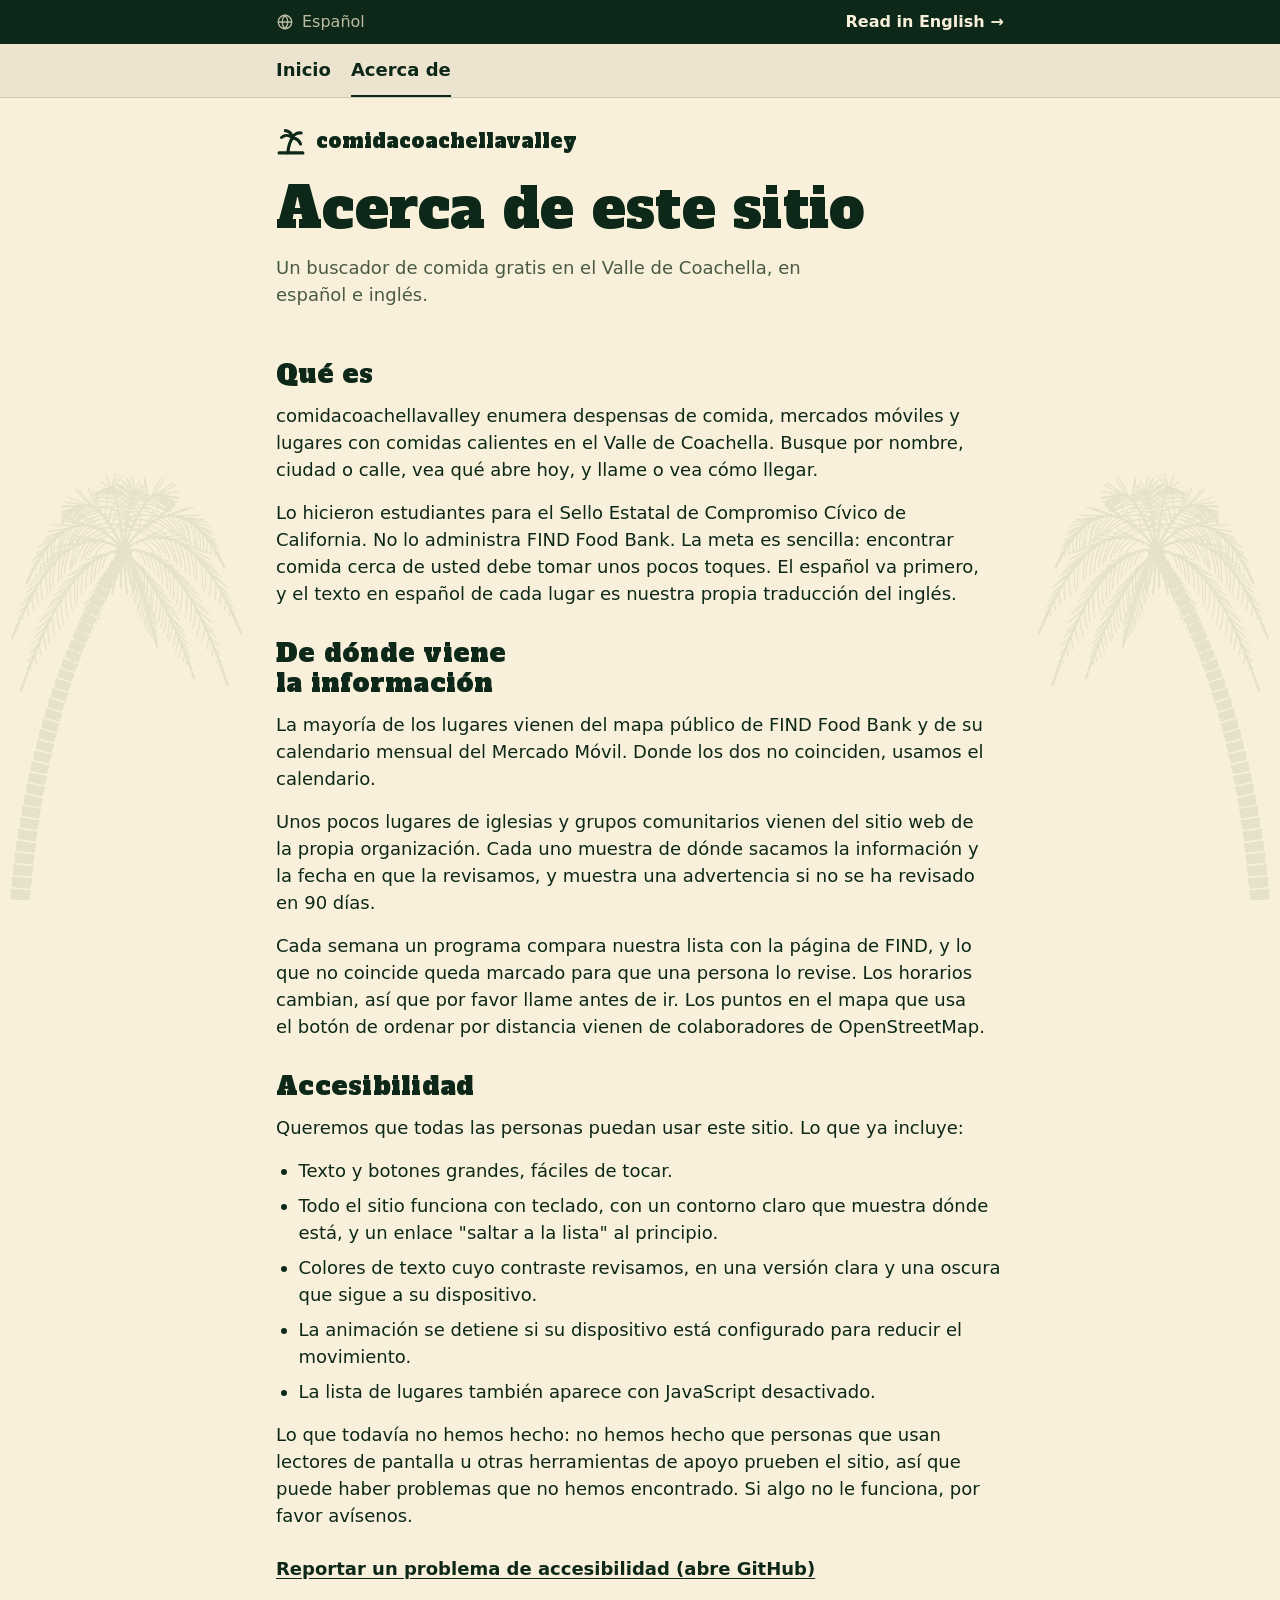
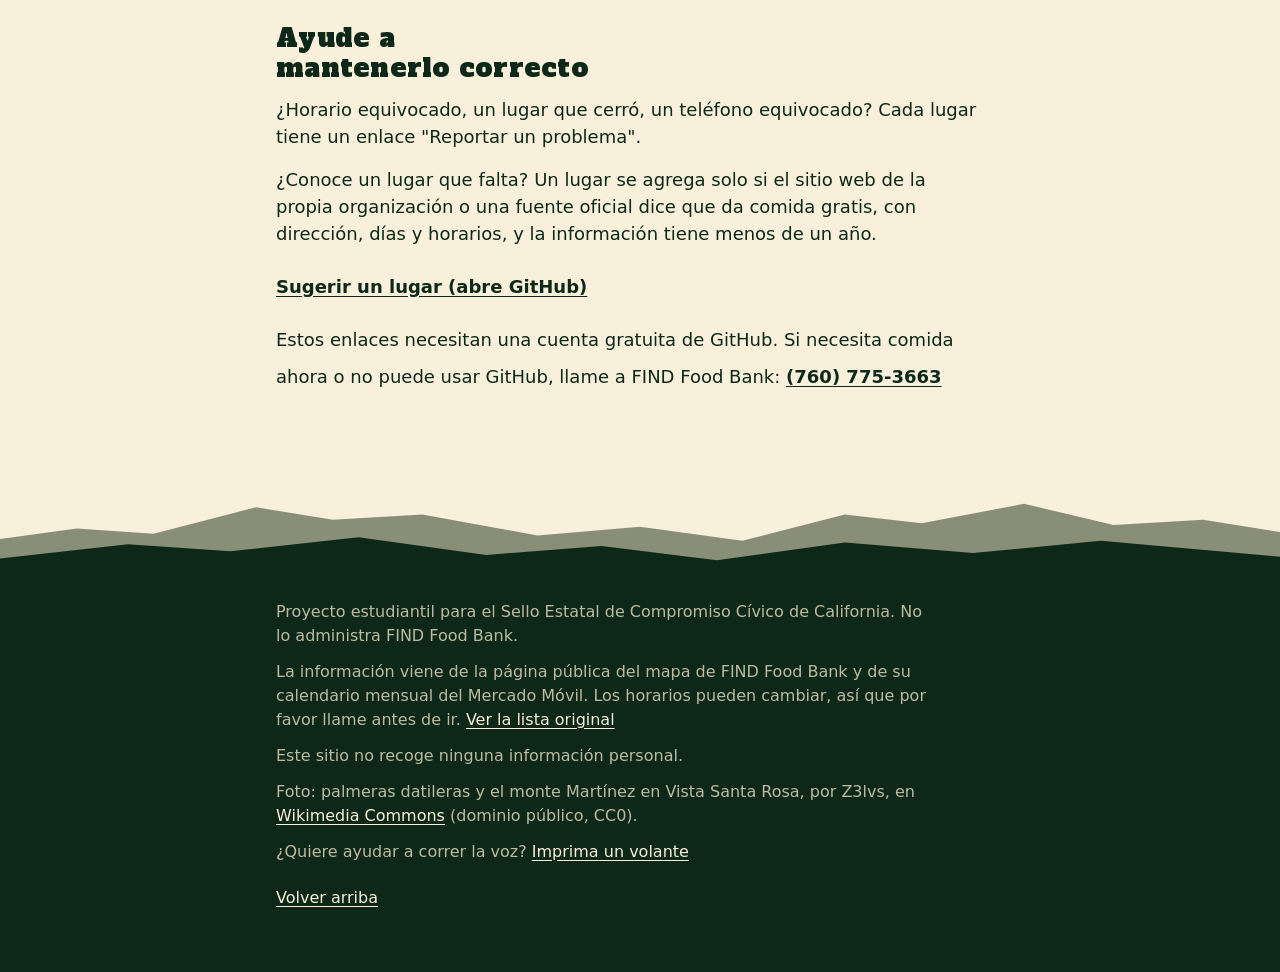
<file: about/index.html>
<!DOCTYPE html>
<html lang="es">
<head>
<meta charset="utf-8">
<meta name="viewport" content="width=device-width, initial-scale=1">
<meta name="color-scheme" content="light dark">
<title>Acerca de este sitio | comidacoachellavalley</title>
<meta name="description" content="Quién hizo comidacoachellavalley, de dónde viene su información, qué tan accesible es y cómo reportar un problema o sugerir un lugar.">
<!-- GENERATED by scripts/build.py from src/ and i18n/. Edit those, then run the build; do not edit this file by hand. -->
<link rel="canonical" href="https://comidacoachellavalley.github.io/about/">
<link rel="alternate" hreflang="es" href="https://comidacoachellavalley.github.io/about/">
<link rel="alternate" hreflang="en" href="https://comidacoachellavalley.github.io/en/about/">
<link rel="alternate" hreflang="x-default" href="https://comidacoachellavalley.github.io/about/">

<!-- Open Graph: how the link looks when shared in WhatsApp, Facebook, texts, etc. -->
<meta property="og:type" content="website">
<meta property="og:site_name" content="comidacoachellavalley">
<meta property="og:title" content="Acerca de este sitio · About this site">
<meta property="og:description" content="Quién hizo comidacoachellavalley, de dónde viene su información, qué tan accesible es y cómo reportar un problema o sugerir un lugar.">
<meta property="og:url" content="https://comidacoachellavalley.github.io/about/">
<meta property="og:image" content="https://comidacoachellavalley.github.io/og-image.jpg">
<meta property="og:image:width" content="1200">
<meta property="og:image:height" content="630">
<meta property="og:image:alt" content="comidacoachellavalley: Comida gratis en el Valle de Coachella. Free food in the Coachella Valley.">
<meta property="og:locale" content="es_US">
<meta property="og:locale:alternate" content="en_US">
<meta name="twitter:card" content="summary_large_image">

<link rel="icon" href="../favicon.svg" type="image/svg+xml">
<link rel="icon" href="../favicon-32.png" sizes="32x32" type="image/png">
<link rel="apple-touch-icon" href="../apple-touch-icon.png">
<meta name="theme-color" content="#f9f0da" media="(prefers-color-scheme: light)">
<meta name="theme-color" content="#091d15" media="(prefers-color-scheme: dark)">
<link rel="preload" href="../fonts/alfa-slab-one-latin.woff2" as="font" type="font/woff2" crossorigin>
<link rel="stylesheet" href="../styles.css">


</head>
<body class="page-about" data-report="https://github.com/comidacoachellavalley/comidacoachellavalley.github.io/issues/new">
<a class="skip" href="#main">Ir a la lista</a>

<nav class="langbar" aria-label="Idioma / Language">
  <div class="langbar-in">
    <span class="lb-cur" lang="es"><svg aria-hidden="true" viewBox="0 0 24 24" fill="none" stroke="currentColor" stroke-width="2" stroke-linecap="round" stroke-linejoin="round"><circle cx="12" cy="12" r="9"/><path d="M3 12h18M12 3c2.5 2.7 3.8 5.7 3.8 9s-1.3 6.3-3.8 9c-2.5-2.7-3.8-5.7-3.8-9S9.5 5.7 12 3z"/></svg>Español</span>
    <a class="lb-other" href="../en/about/" lang="en" hreflang="en">Read in English <span aria-hidden="true">→</span></a>
  </div>
</nav>
<nav class="sitenav" aria-label="Menú del sitio"><ul><li><a href="../">Inicio</a></li><li><a href="../about/" aria-current="page">Acerca de</a></li></ul></nav>
<div id="notice" class="notice" role="status" hidden></div>

<header class="site">
  <div class="top">
    <div class="logo">
      <span class="mark" aria-hidden="true"><svg viewBox="0 0 24 24" fill="none" stroke="currentColor" stroke-width="2.5" stroke-linecap="round" stroke-linejoin="round"><path d="M9.5 21.5c.3-4.6 1.4-8.6 3.6-12"/><path d="M13.1 9.5c-2.6-2.4-6-2.6-8.6-.4M13.1 9.5c-.4-3-2.6-5.4-5.6-5.8M13.1 9.5c1.2-2.8 4-4.4 7-3.9M13.1 9.5c2.9.3 5.4 2.2 6.5 4.9"/><path d="M2.5 21.5h19"/></svg></span>
      <span>comidacoachellavalley</span>
    </div>
  </div>
  <h1>Acerca de este sitio</h1>
  <p class="lead">Un buscador de comida gratis en el Valle de Coachella, en español e inglés.</p>
</header>

<main id="main" class="prose">
  <section aria-labelledby="about-what">
    <h2 id="about-what">Qué es</h2>
    <p>comidacoachellavalley enumera despensas de comida, mercados móviles y lugares con comidas calientes en el Valle de Coachella. Busque por nombre, ciudad o calle, vea qué abre hoy, y llame o vea cómo llegar.</p>
    <p>Lo hicieron estudiantes para el Sello Estatal de Compromiso Cívico de California. No lo administra FIND Food Bank. La meta es sencilla: encontrar comida cerca de usted debe tomar unos pocos toques. El español va primero, y el texto en español de cada lugar es nuestra propia traducción del inglés.</p>
  </section>

  <section aria-labelledby="about-source">
    <h2 id="about-source">De dónde viene la información</h2>
    <p>La mayoría de los lugares vienen del mapa público de FIND Food Bank y de su calendario mensual del Mercado Móvil. Donde los dos no coinciden, usamos el calendario.</p>
    <p>Unos pocos lugares de iglesias y grupos comunitarios vienen del sitio web de la propia organización. Cada uno muestra de dónde sacamos la información y la fecha en que la revisamos, y muestra una advertencia si no se ha revisado en 90 días.</p>
    <p>Cada semana un programa compara nuestra lista con la página de FIND, y lo que no coincide queda marcado para que una persona lo revise. Los horarios cambian, así que por favor llame antes de ir. Los puntos en el mapa que usa el botón de ordenar por distancia vienen de colaboradores de OpenStreetMap.</p>
  </section>

  <section aria-labelledby="about-access">
    <h2 id="about-access">Accesibilidad</h2>
    <p>Queremos que todas las personas puedan usar este sitio. Lo que ya incluye:</p>
    <ul>
      <li>Texto y botones grandes, fáciles de tocar.</li>
      <li>Todo el sitio funciona con teclado, con un contorno claro que muestra dónde está, y un enlace &quot;saltar a la lista&quot; al principio.</li>
      <li>Colores de texto cuyo contraste revisamos, en una versión clara y una oscura que sigue a su dispositivo.</li>
      <li>La animación se detiene si su dispositivo está configurado para reducir el movimiento.</li>
      <li>La lista de lugares también aparece con JavaScript desactivado.</li>
    </ul>
    <p>Lo que todavía no hemos hecho: no hemos hecho que personas que usan lectores de pantalla u otras herramientas de apoyo prueben el sitio, así que puede haber problemas que no hemos encontrado. Si algo no le funciona, por favor avísenos.</p>
    <p><a href="https://github.com/comidacoachellavalley/comidacoachellavalley.github.io/issues/new?title=Problema%20de%20accesibilidad&body=%C2%BFQu%C3%A9%20pas%C3%B3%2C%20y%20en%20qu%C3%A9%20p%C3%A1gina%3F%0A%0A%C2%BFQu%C3%A9%20dispositivo%2C%20navegador%20o%20herramienta%20usaba%3F%20(opcional)%0A%0AEsta%20p%C3%A1gina%20es%20p%C3%BAblica.%20Por%20favor%20no%20escriba%20informaci%C3%B3n%20personal." target="_blank" rel="noopener">Reportar un problema de accesibilidad (abre GitHub)</a></p>
  </section>

  <section aria-labelledby="about-help">
    <h2 id="about-help">Ayude a mantenerlo correcto</h2>
    <p>¿Horario equivocado, un lugar que cerró, un teléfono equivocado? Cada lugar tiene un enlace &quot;Reportar un problema&quot;.</p>
    <p>¿Conoce un lugar que falta? Un lugar se agrega solo si el sitio web de la propia organización o una fuente oficial dice que da comida gratis, con dirección, días y horarios, y la información tiene menos de un año.</p>
    <p><a href="https://github.com/comidacoachellavalley/comidacoachellavalley.github.io/issues/new?title=Sugerir%20un%20lugar&body=Nombre%20del%20lugar%3A%0A%0ADirecci%C3%B3n%3A%0A%0AD%C3%ADas%20y%20horarios%3A%0A%0A%C2%BFD%C3%B3nde%20lo%20vio%3F%20(lo%20mejor%20es%20un%20enlace%20al%20sitio%20web%20de%20la%20organizaci%C3%B3n)%0A%0AEsta%20p%C3%A1gina%20es%20p%C3%BAblica.%20Por%20favor%20no%20escriba%20informaci%C3%B3n%20personal." target="_blank" rel="noopener">Sugerir un lugar (abre GitHub)</a></p>
    <p>Estos enlaces necesitan una cuenta gratuita de GitHub. Si necesita comida ahora o no puede usar GitHub, llame a FIND Food Bank: <a href="tel:+17607753663">(760) 775-3663</a></p>
  </section>
</main>

<svg class="ridge-top" viewBox="0 0 1000 100" preserveAspectRatio="none" aria-hidden="true" focusable="false"><path class="back" d="M0 88V58L60 46 120 52 200 22 260 36 330 30 420 54 500 44 580 60 660 30 720 40 800 18 870 42 940 36 1000 50V88H0Z"/><path class="front" d="M0 100V80L100 64 180 72 280 56 380 76 470 66 560 82 660 62 760 74 860 60 1000 78V100Z"/></svg>
<div class="band">


<footer class="site">
  <p>Proyecto estudiantil para el Sello Estatal de Compromiso Cívico de California. No lo administra FIND Food Bank.</p>
  <p><span>La información viene de la página pública del mapa de FIND Food Bank y de su calendario mensual del Mercado Móvil. Los horarios pueden cambiar, así que por favor llame antes de ir.</span>
    <a href="https://findfoodbank.org/map/" rel="noopener">Ver la lista original</a></p>
  <p>Este sitio no recoge ninguna información personal.</p>
  <p class="credit">Foto: palmeras datileras y el monte Martínez en Vista Santa Rosa, por Z3lvs, en <a href="https://commons.wikimedia.org/wiki/File:Date_Palm_Orchard,_Fan_Palms_in_Vista_Santa_Rosa,_California_and_Martinez_Mountain.jpg" rel="noopener">Wikimedia Commons</a> (dominio público, CC0).</p>
  <p>¿Quiere ayudar a correr la voz? <a href="../flyer/">Imprima un volante</a></p>
  <p><a href="#top" id="toTop">Volver arriba</a></p>
</footer>
</div>

<script type="application/json" id="i18n">{"es":{"skip":"Ir a la lista","siteName":"comidacoachellavalley","title":"Lugares de comida gratis en el Valle de Coachella","lead":"Despensas de comida, mercados móviles y comidas calientes. Busque o filtre, y luego llame o vea cómo llegar.","checkedFind":"FIND Food Bank: revisado el {date}","checkedCommunity":"Iglesias y grupos: revisado el {date}","sourceFrom":"Información de {org}","sourceChecked":"Revisado el {date}","stale":"No se ha revisado hace tiempo — llame antes de ir","callForLocation":"Llame para saber el lugar","callShort":"Llamar","callFindShort":"Llamar a FIND","reportLink":"Reportar un problema","reportAria":"Reportar un problema con {name} (abre GitHub)","reportTitle":"Problema con el lugar: {name}","reportBody":"Lugar: {name} (id {id})\n\n¿Qué está mal? Por ejemplo: horario equivocado, cerrado, dirección equivocada, teléfono equivocado.\n\n¿Qué descubrió y cómo?\n\nEsta página es pública. Por favor no escriba información personal.","openNowUntil":"Abierto ahora, hasta las {time}","closesSoon":"Cierra pronto, a las {time}","opensLater":"Abierto hoy, desde las {time}","closedToday":"Cerrado por hoy","shareLabel":"Compartir","shareAria":"Compartir {name}","shareCopied":"Datos de {name} copiados","nearOn":"Ordenar por distancia desde mí","nearOff":"Dejar de ordenar por distancia","nearNote":"Usa la ubicación de su teléfono una vez. Se queda en su teléfono: no se envía ni se guarda.","nearLocating":"Buscando su ubicación…","nearSorted":"Ordenado por distancia en línea recta desde usted. Las direcciones muestran la ruta real.","nearDenied":"La ubicación está desactivada para este sitio. Actívela en la configuración del navegador, o elija una ciudad.","nearFailed":"No se pudo encontrar su ubicación. Elija una ciudad.","distAbout":"a unos {n} mi","distApprox":"a unos {n} mi (el punto en el mapa es aproximado)","alertLabel":"Aviso","months":["ene","feb","mar","abr","may","jun","jul","ago","sept","oct","nov","dic"],"toolsTitle":"Búsqueda y filtros","searchLabel":"Buscar","searchPh":"Nombre, ciudad o calle","cityLabel":"Ciudad","allCities":"Todas las ciudades","typeLabel":"Tipo","allTypes":"Todos los tipos","type_pantry":"Despensa de comida","type_mobile":"Mercado móvil","type_meals":"Comidas calientes","openToday":"Abierto hoy","clear":"Borrar filtros","contactTitle":"¿Necesita ayuda? Contacte a FIND Food Bank","contactLead":"FIND Food Bank mantiene la lista de lugares y el calendario mensual del Mercado Móvil. Pueden ayudarle si un lugar no tiene número de teléfono o si no sabe a dónde ir.","contactCall":"Llamar al (760) 775-3663","contactAddressLabel":"Dirección","contactAddress":"83775 Citrus Ave, Indio, CA 92201","contactEmailLabel":"Correo electrónico","contactHours":"Horario de teléfono: de lunes a viernes, de 8 AM a 4:30 PM.","contactCalendar":"Ver el calendario del Mercado Móvil de FIND","footer1":"Proyecto estudiantil para el Sello Estatal de Compromiso Cívico de California. No lo administra FIND Food Bank.","footer2":"La información viene de la página pública del mapa de FIND Food Bank y de su calendario mensual del Mercado Móvil. Los horarios pueden cambiar, así que por favor llame antes de ir.","footerSource":"Ver la lista original","footer3":"Este sitio no recoge ninguna información personal.","toTop":"Volver arriba","none":"Ningún lugar coincide con su búsqueda.","address":"Dirección","hours":"Horario","contact":"Contacto","email":"Correo electrónico","directions":"Cómo llegar","directionsHint":"(abre Google Maps)","ext":"ext.","noPhone":"No hay número de teléfono para este lugar. FIND Food Bank puede ayudarle.","loadError":"Lo sentimos, la lista no se pudo cargar. Por favor recargue la página.","home.docTitle":"Comida gratis en el Valle de Coachella | comidacoachellavalley","home.description":"Despensas de comida, mercados móviles y comidas calientes gratis en el Valle de Coachella. Busque por ciudad, vea qué abre hoy, llame o vea cómo llegar.","home.ogTitle":"Comida gratis en el Valle de Coachella · Free food in the Coachella Valley","home.ogDescription":"Despensas de comida, mercados móviles y comidas calientes. Busque por ciudad, vea qué abre hoy, llame o vea cómo llegar. En español e inglés.","home.ogImageAlt":"comidacoachellavalley: Comida gratis en el Valle de Coachella. Free food in the Coachella Valley.","langCurrent":"Español","langOther":"Read in English","heroAlt":"Palmeras datileras al pie del monte Martínez, en las montañas Santa Rosa.","noscript":"La búsqueda y los filtros necesitan JavaScript activado. La lista completa está abajo.","credit":"Foto: palmeras datileras y el monte Martínez en Vista Santa Rosa, por Z3lvs, en <a href=\"https://commons.wikimedia.org/wiki/File:Date_Palm_Orchard,_Fan_Palms_in_Vista_Santa_Rosa,_California_and_Martinez_Mountain.jpg\" rel=\"noopener\">Wikimedia Commons<\/a> (dominio público, CC0).","navLabel":"Idioma / Language","shortDate":"{d} {m} {y}","countAll":"Mostrando los {total} lugares","countSome":"Mostrando {n} de {total} lugares","call":"Llamar al {num}","callFind":"Llamar a FIND Food Bank {num}","unclearOne":"1 lugar tiene un horario que no dice qué días, así que \"Abierto hoy\" lo oculta.","unclearMany":"{n} lugares tienen horarios que no dicen qué días, así que \"Abierto hoy\" los oculta.","nav.home":"Inicio","navSiteLabel":"Menú del sitio","flyer.docTitle":"Volante para imprimir | comidacoachellavalley","flyer.description":"Imprima un volante con un código QR y el teléfono de FIND Food Bank para ayudar a que la gente encuentre comida gratis.","flyer.ogTitle":"Volante para imprimir · Printable flyer","flyerTitle":"Volante para imprimir","flyerLead":"Imprima esta hoja y póngala donde la gente espera: la lavandería, la clínica, la iglesia, la oficina de la escuela. Cualquiera puede escanear el código o llamar al número.","flyerStep1":"Imprima en papel tamaño carta. Blanco y negro está bien, y se puede fotocopiar.","flyerStep2":"Corte las tiras de abajo por las líneas para que la gente se pueda llevar el número.","flyerStep3":"Pida permiso antes de ponerlo en un tablero.","flyerPrint":"Imprimir el volante","flyerNoJs":"Para imprimir, use el menú de su navegador (Ctrl+P o ⌘P).","flyerPreviewLabel":"Vista previa del volante","sheetHeadline":"Comida gratis","sheetPlace":"en el Valle de Coachella","sheetScan":"Escanee con la cámara de su teléfono para ver despensas de comida, mercados móviles y comidas calientes, y qué lugares abren hoy.","sheetQrAlt":"Código QR que abre comidacoachellavalley.github.io","sheetNoInternet":"¿No tiene internet? Llame a FIND Food Bank","sheetPrivacy":"Este sitio es gratis y no recoge ninguna información personal.","footerFlyerLead":"¿Quiere ayudar a correr la voz?","footerFlyerLink":"Imprima un volante","flyer.ogDescription":"Imprima un volante con un código QR y el teléfono de FIND Food Bank para ayudar a que la gente encuentre comida gratis.","flyer.ogImageAlt":"comidacoachellavalley: Comida gratis en el Valle de Coachella. Free food in the Coachella Valley.","flyerBack":"Volver a la lista","nav.about":"Acerca de","about.docTitle":"Acerca de este sitio | comidacoachellavalley","about.description":"Quién hizo comidacoachellavalley, de dónde viene su información, qué tan accesible es y cómo reportar un problema o sugerir un lugar.","about.ogTitle":"Acerca de este sitio · About this site","about.ogDescription":"Quién hizo comidacoachellavalley, de dónde viene su información, qué tan accesible es y cómo reportar un problema o sugerir un lugar.","about.ogImageAlt":"comidacoachellavalley: Comida gratis en el Valle de Coachella. Free food in the Coachella Valley.","aboutTitle":"Acerca de este sitio","aboutLead":"Un buscador de comida gratis en el Valle de Coachella, en español e inglés.","aboutWhatTitle":"Qué es","aboutWhat1":"comidacoachellavalley enumera despensas de comida, mercados móviles y lugares con comidas calientes en el Valle de Coachella. Busque por nombre, ciudad o calle, vea qué abre hoy, y llame o vea cómo llegar.","aboutWhat2":"Lo hicieron estudiantes para el Sello Estatal de Compromiso Cívico de California. No lo administra FIND Food Bank. La meta es sencilla: encontrar comida cerca de usted debe tomar unos pocos toques. El español va primero, y el texto en español de cada lugar es nuestra propia traducción del inglés.","aboutSourceTitle":"De dónde viene la información","aboutSource1":"La mayoría de los lugares vienen del mapa público de FIND Food Bank y de su calendario mensual del Mercado Móvil. Donde los dos no coinciden, usamos el calendario.","aboutSource2":"Unos pocos lugares de iglesias y grupos comunitarios vienen del sitio web de la propia organización. Cada uno muestra de dónde sacamos la información y la fecha en que la revisamos, y muestra una advertencia si no se ha revisado en 90 días.","aboutSource3":"Cada semana un programa compara nuestra lista con la página de FIND, y lo que no coincide queda marcado para que una persona lo revise. Los horarios cambian, así que por favor llame antes de ir. Los puntos en el mapa que usa el botón de ordenar por distancia vienen de colaboradores de OpenStreetMap.","aboutAccessTitle":"Accesibilidad","aboutAccess1":"Queremos que todas las personas puedan usar este sitio. Lo que ya incluye:","aboutAccessA":"Texto y botones grandes, fáciles de tocar.","aboutAccessB":"Todo el sitio funciona con teclado, con un contorno claro que muestra dónde está, y un enlace \"saltar a la lista\" al principio.","aboutAccessC":"Colores de texto cuyo contraste revisamos, en una versión clara y una oscura que sigue a su dispositivo.","aboutAccessD":"La animación se detiene si su dispositivo está configurado para reducir el movimiento.","aboutAccessE":"La lista de lugares también aparece con JavaScript desactivado.","aboutAccess2":"Lo que todavía no hemos hecho: no hemos hecho que personas que usan lectores de pantalla u otras herramientas de apoyo prueben el sitio, así que puede haber problemas que no hemos encontrado. Si algo no le funciona, por favor avísenos.","aboutAccessLink":"Reportar un problema de accesibilidad (abre GitHub)","aboutHelpTitle":"Ayude a mantenerlo correcto","aboutHelp1":"¿Horario equivocado, un lugar que cerró, un teléfono equivocado? Cada lugar tiene un enlace \"Reportar un problema\".","aboutHelp2":"¿Conoce un lugar que falta? Un lugar se agrega solo si el sitio web de la propia organización o una fuente oficial dice que da comida gratis, con dirección, días y horarios, y la información tiene menos de un año.","aboutSuggestLink":"Sugerir un lugar (abre GitHub)","aboutHelp3":"Estos enlaces necesitan una cuenta gratuita de GitHub. Si necesita comida ahora o no puede usar GitHub, llame a FIND Food Bank:","suggestTitle":"Sugerir un lugar","suggestBody":"Nombre del lugar:\n\nDirección:\n\nDías y horarios:\n\n¿Dónde lo vio? (lo mejor es un enlace al sitio web de la organización)\n\nEsta página es pública. Por favor no escriba información personal.","a11yTitle":"Problema de accesibilidad","a11yBody":"¿Qué pasó, y en qué página?\n\n¿Qué dispositivo, navegador o herramienta usaba? (opcional)\n\nEsta página es pública. Por favor no escriba información personal."},"en":{"skip":"Skip to the list","siteName":"comidacoachellavalley","title":"Free food places in the Coachella Valley","lead":"Food pantries, mobile markets and hot meals. Search or filter, then call or get directions.","checkedFind":"FIND Food Bank: checked {date}","checkedCommunity":"Churches and groups: checked {date}","sourceFrom":"Info from {org}","sourceChecked":"Checked {date}","stale":"Not re-checked recently — call first","callForLocation":"Call for the location","callShort":"Call","callFindShort":"Call FIND","reportLink":"Report a problem","reportAria":"Report a problem with {name} (opens GitHub)","reportTitle":"Problem with listing: {name}","reportBody":"Listing: {name} (id {id})\n\nWhat is wrong? For example: wrong hours, closed, wrong address, wrong phone number.\n\nWhat did you find out, and how?\n\nThis page is public. Please do not write personal information.","openNowUntil":"Open now, until {time}","closesSoon":"Closes soon, at {time}","opensLater":"Open today, from {time}","closedToday":"Closed for today","shareLabel":"Share","shareAria":"Share {name}","shareCopied":"Details of {name} copied","nearOn":"Sort by distance from me","nearOff":"Stop sorting by distance","nearNote":"Uses your phone's location one time. It stays on your phone: it is not sent or saved.","nearLocating":"Finding your location…","nearSorted":"Sorted by straight-line distance from you. Directions show the real route.","nearDenied":"Location is off for this site. Turn it on in your browser settings, or pick a city instead.","nearFailed":"Could not find your location. Pick a city instead.","distAbout":"about {n} mi away","distApprox":"about {n} mi away (spot on the map is approximate)","alertLabel":"Notice","months":["Jan","Feb","Mar","Apr","May","Jun","Jul","Aug","Sep","Oct","Nov","Dec"],"toolsTitle":"Search and filters","searchLabel":"Search","searchPh":"Name, city or street","cityLabel":"City","allCities":"All cities","typeLabel":"Type","allTypes":"All types","type_pantry":"Food pantry","type_mobile":"Mobile market","type_meals":"Hot meals","openToday":"Open today","clear":"Clear filters","contactTitle":"Need help? Contact FIND Food Bank","contactLead":"FIND Food Bank keeps the list of places and the monthly Mobile Market calendar. They can help if a place has no phone number or if you are not sure where to go.","contactCall":"Call (760) 775-3663","contactAddressLabel":"Address","contactAddress":"83775 Citrus Ave, Indio, CA 92201","contactEmailLabel":"Email","contactHours":"Phone hours: Monday to Friday, 8 AM to 4:30 PM.","contactCalendar":"See FIND's Mobile Market calendar","footer1":"A student project for the California State Seal of Civic Engagement. Not run by FIND Food Bank.","footer2":"Information comes from FIND Food Bank's public map page and its monthly Mobile Market calendar. Hours can change, so please call before you go.","footerSource":"See the original list","footer3":"This site does not collect any personal information.","toTop":"Back to top","none":"No places match your search.","address":"Address","hours":"Hours","contact":"Contact","email":"Email","directions":"Directions","directionsHint":"(opens Google Maps)","ext":"ext.","noPhone":"No phone number is listed for this site. FIND Food Bank can help.","loadError":"Sorry, the list could not load. Please refresh the page.","home.docTitle":"Free Food in the Coachella Valley | comidacoachellavalley","home.description":"Free food pantries, mobile markets and hot meals in the Coachella Valley. Search by city, see what's open today, then call or get directions. In English and Spanish.","home.ogTitle":"Free food in the Coachella Valley · Comida gratis en el Valle de Coachella","home.ogDescription":"Food pantries, mobile markets and hot meals. Search by city, see what's open today, call or get directions. In English and Spanish.","home.ogImageAlt":"comidacoachellavalley: Free food in the Coachella Valley. Comida gratis en el Valle de Coachella.","langCurrent":"English","langOther":"Leer en español","heroAlt":"Date palms below Martinez Mountain in the Santa Rosa Mountains.","noscript":"Search and filters need JavaScript turned on. The full list is below.","credit":"Photo: date palms and Martinez Mountain in Vista Santa Rosa, by Z3lvs, on <a href=\"https://commons.wikimedia.org/wiki/File:Date_Palm_Orchard,_Fan_Palms_in_Vista_Santa_Rosa,_California_and_Martinez_Mountain.jpg\" rel=\"noopener\">Wikimedia Commons<\/a> (public domain, CC0).","navLabel":"Idioma / Language","shortDate":"{m} {d}, {y}","countAll":"Showing all {total} places","countSome":"Showing {n} of {total} places","call":"Call {num}","callFind":"Call FIND Food Bank {num}","unclearOne":"1 place has hours that do not say which days, so \"Open today\" hides it.","unclearMany":"{n} places have hours that do not say which days, so \"Open today\" hides them.","nav.home":"Home","navSiteLabel":"Site menu","flyer.docTitle":"Printable flyer | comidacoachellavalley","flyer.description":"Print a flyer with a QR code and FIND Food Bank's phone number to help people find free food.","flyer.ogTitle":"Printable flyer · Volante para imprimir","flyerTitle":"Printable flyer","flyerLead":"Print this page and post it where people wait: the laundromat, the clinic, the church, the school office. Anyone can scan the code or call the number.","flyerStep1":"Print on letter paper. Black and white is fine, and it photocopies well.","flyerStep2":"Cut the strips at the bottom along the lines so people can take the number with them.","flyerStep3":"Ask before you put it up on a board.","flyerPrint":"Print the flyer","flyerNoJs":"To print, use your browser's menu (Ctrl+P or ⌘P).","flyerPreviewLabel":"Flyer preview","sheetHeadline":"Free food","sheetPlace":"in the Coachella Valley","sheetScan":"Scan with your phone camera to see food pantries, mobile markets and hot meals, and which places are open today.","sheetQrAlt":"QR code that opens comidacoachellavalley.github.io","sheetNoInternet":"No internet? Call FIND Food Bank","sheetPrivacy":"This site is free and does not collect any personal information.","footerFlyerLead":"Want to help spread the word?","footerFlyerLink":"Print a flyer","flyer.ogDescription":"Print a flyer with a QR code and FIND Food Bank's phone number to help people find free food.","flyer.ogImageAlt":"comidacoachellavalley: Free food in the Coachella Valley. Comida gratis en el Valle de Coachella.","flyerBack":"Back to the list","nav.about":"About","about.docTitle":"About this site | comidacoachellavalley","about.description":"Who made comidacoachellavalley, where its information comes from, how accessible it is, and how to report a problem or suggest a place.","about.ogTitle":"About this site · Acerca de este sitio","about.ogDescription":"Who made comidacoachellavalley, where its information comes from, how accessible it is, and how to report a problem or suggest a place.","about.ogImageAlt":"comidacoachellavalley: Free food in the Coachella Valley. Comida gratis en el Valle de Coachella.","aboutTitle":"About this site","aboutLead":"A free food finder for the Coachella Valley, in Spanish and English.","aboutWhatTitle":"What this is","aboutWhat1":"comidacoachellavalley lists food pantries, mobile markets and places that serve hot meals across the Coachella Valley. Search by name, city or street, see what is open today, then call or get directions.","aboutWhat2":"It was made by students for the California State Seal of Civic Engagement. It is not run by FIND Food Bank. The aim is simple: finding food near you should take a few taps. Spanish comes first, and the Spanish text for each place is our own translation of the English.","aboutSourceTitle":"Where the information comes from","aboutSource1":"Most places come from FIND Food Bank's public map and its monthly Mobile Market calendar. Where the two disagree, we use the calendar.","aboutSource2":"A few places run by churches and community groups come from the organization's own website. Each one shows where its information came from and the date we checked it, and it shows a warning if it has not been checked in 90 days.","aboutSource3":"A script compares our list with FIND's page every week, and anything that differs is flagged for a person to look at. Hours change, so please call before you go. The map spots used by the \"sort by distance\" button come from OpenStreetMap contributors.","aboutAccessTitle":"Accessibility","aboutAccess1":"We want everyone to be able to use this site. What we have built in:","aboutAccessA":"Large text and buttons that are easy to tap.","aboutAccessB":"The whole site works with a keyboard, with a clear outline showing where you are, and a \"skip to the list\" link at the top.","aboutAccessC":"Text colors that we checked for contrast, in a light and a dark version that follows your device.","aboutAccessD":"Animation that stops if your device is set to reduce motion.","aboutAccessE":"The list of places also shows with JavaScript turned off.","aboutAccess2":"What we have not done yet: we have not had the site tested by people who use screen readers or other assistive tools, so there may be problems we have not found. If something does not work for you, please tell us.","aboutAccessLink":"Report an accessibility problem (opens GitHub)","aboutHelpTitle":"Help keep it right","aboutHelp1":"Wrong hours, a place that has closed, a wrong phone number? Every place has a \"Report a problem\" link.","aboutHelp2":"Know a place that is missing? A place is listed only if the organization's own website or an official source says it gives out free food, with a street address, days and times, and the information is less than a year old.","aboutSuggestLink":"Suggest a place (opens GitHub)","aboutHelp3":"These links need a free GitHub account. If you need food now or cannot use GitHub, call FIND Food Bank:","suggestTitle":"Suggest a place","suggestBody":"Name of the place:\n\nAddress:\n\nDays and times:\n\nWhere did you see this? (a link to the organization's own website is best)\n\nThis page is public. Please do not write personal information.","a11yTitle":"Accessibility problem","a11yBody":"What happened, and on which page?\n\nWhat device, browser or tool were you using? (optional)\n\nThis page is public. Please do not write personal information."}}</script>

</body>
</html>
</file>
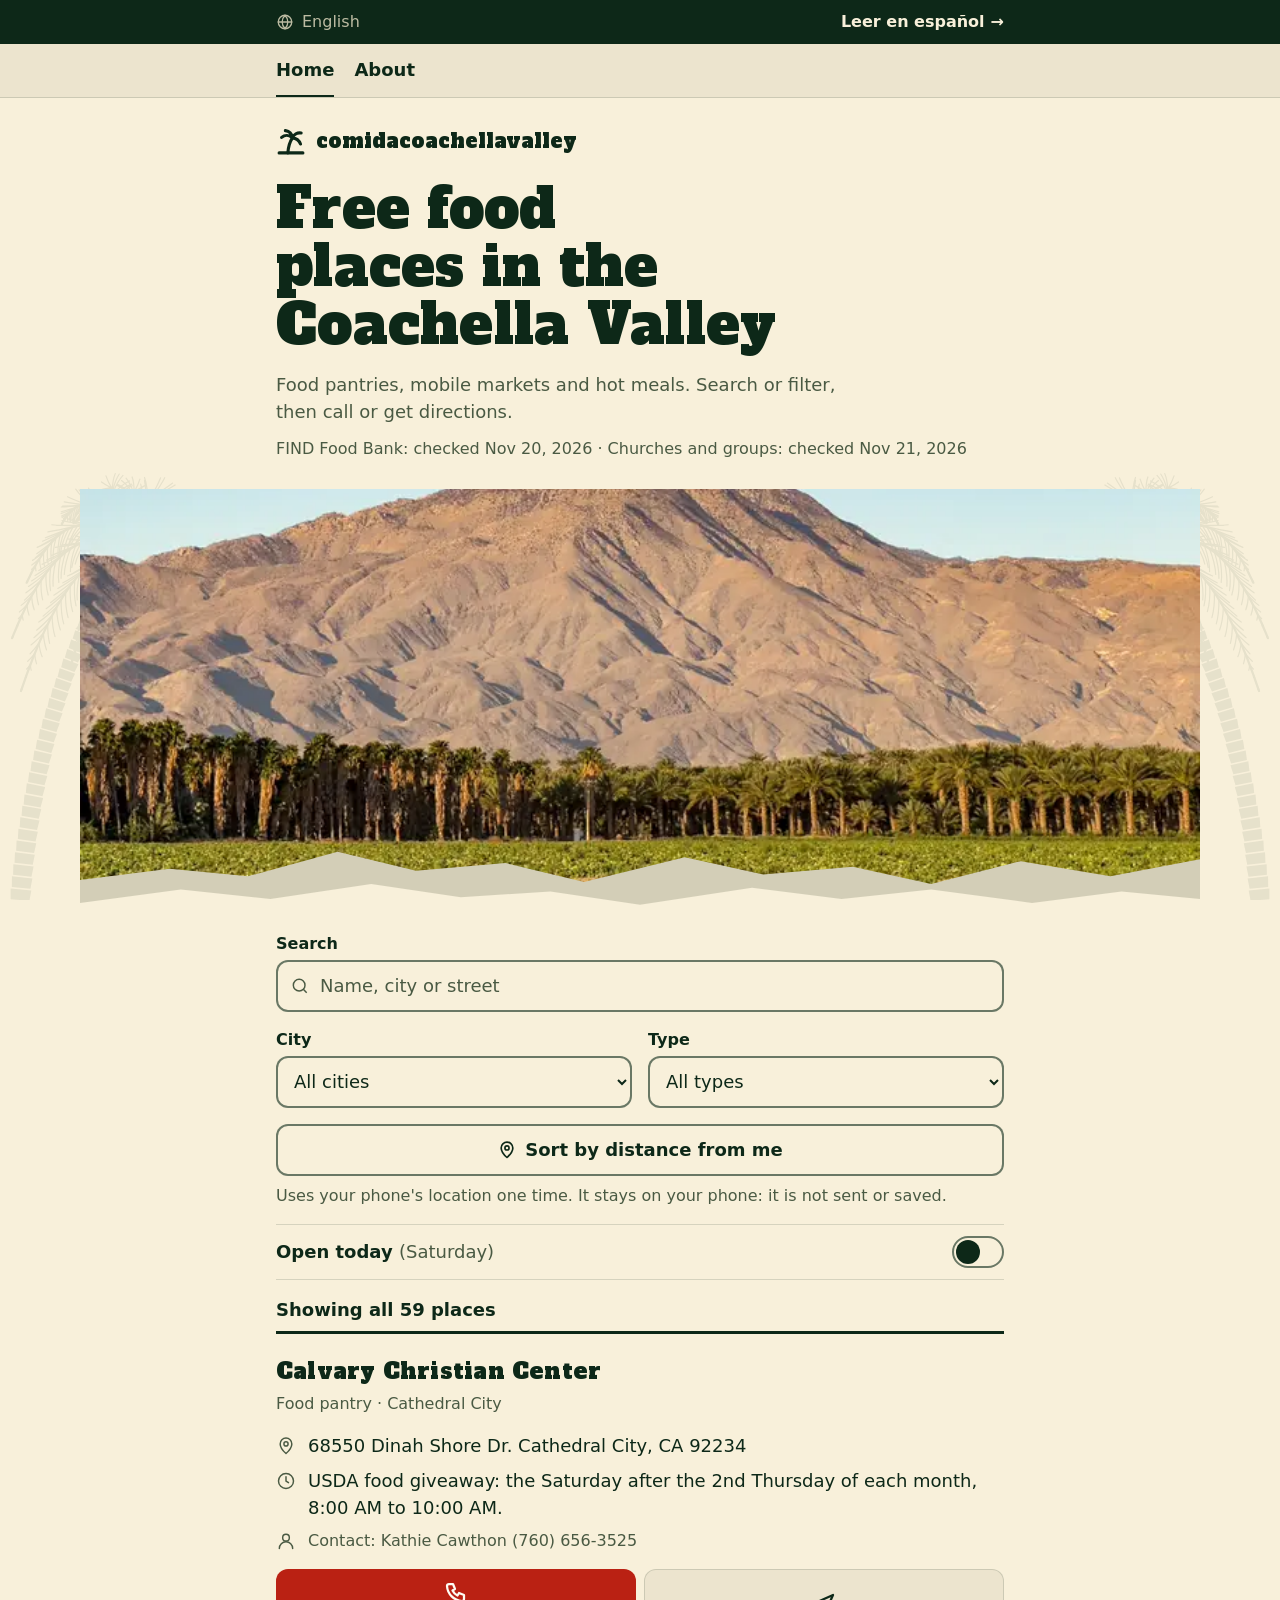
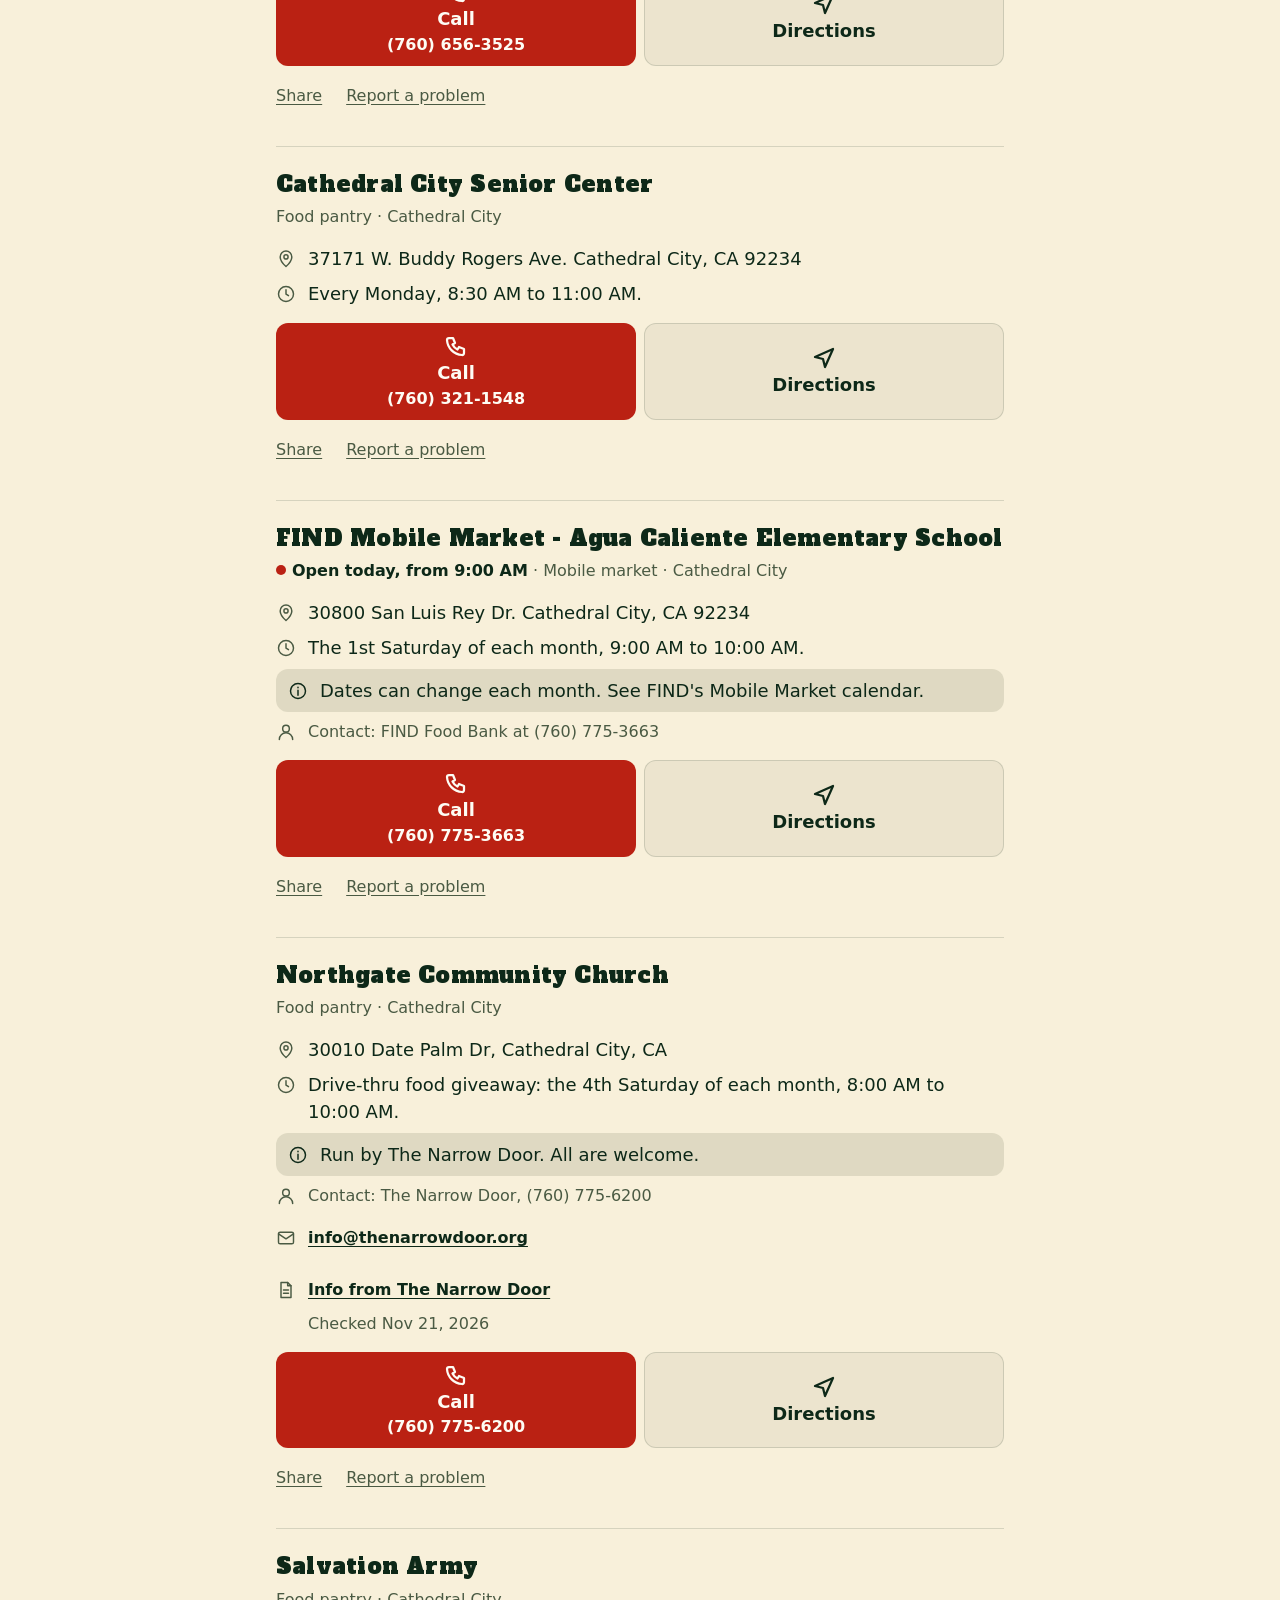
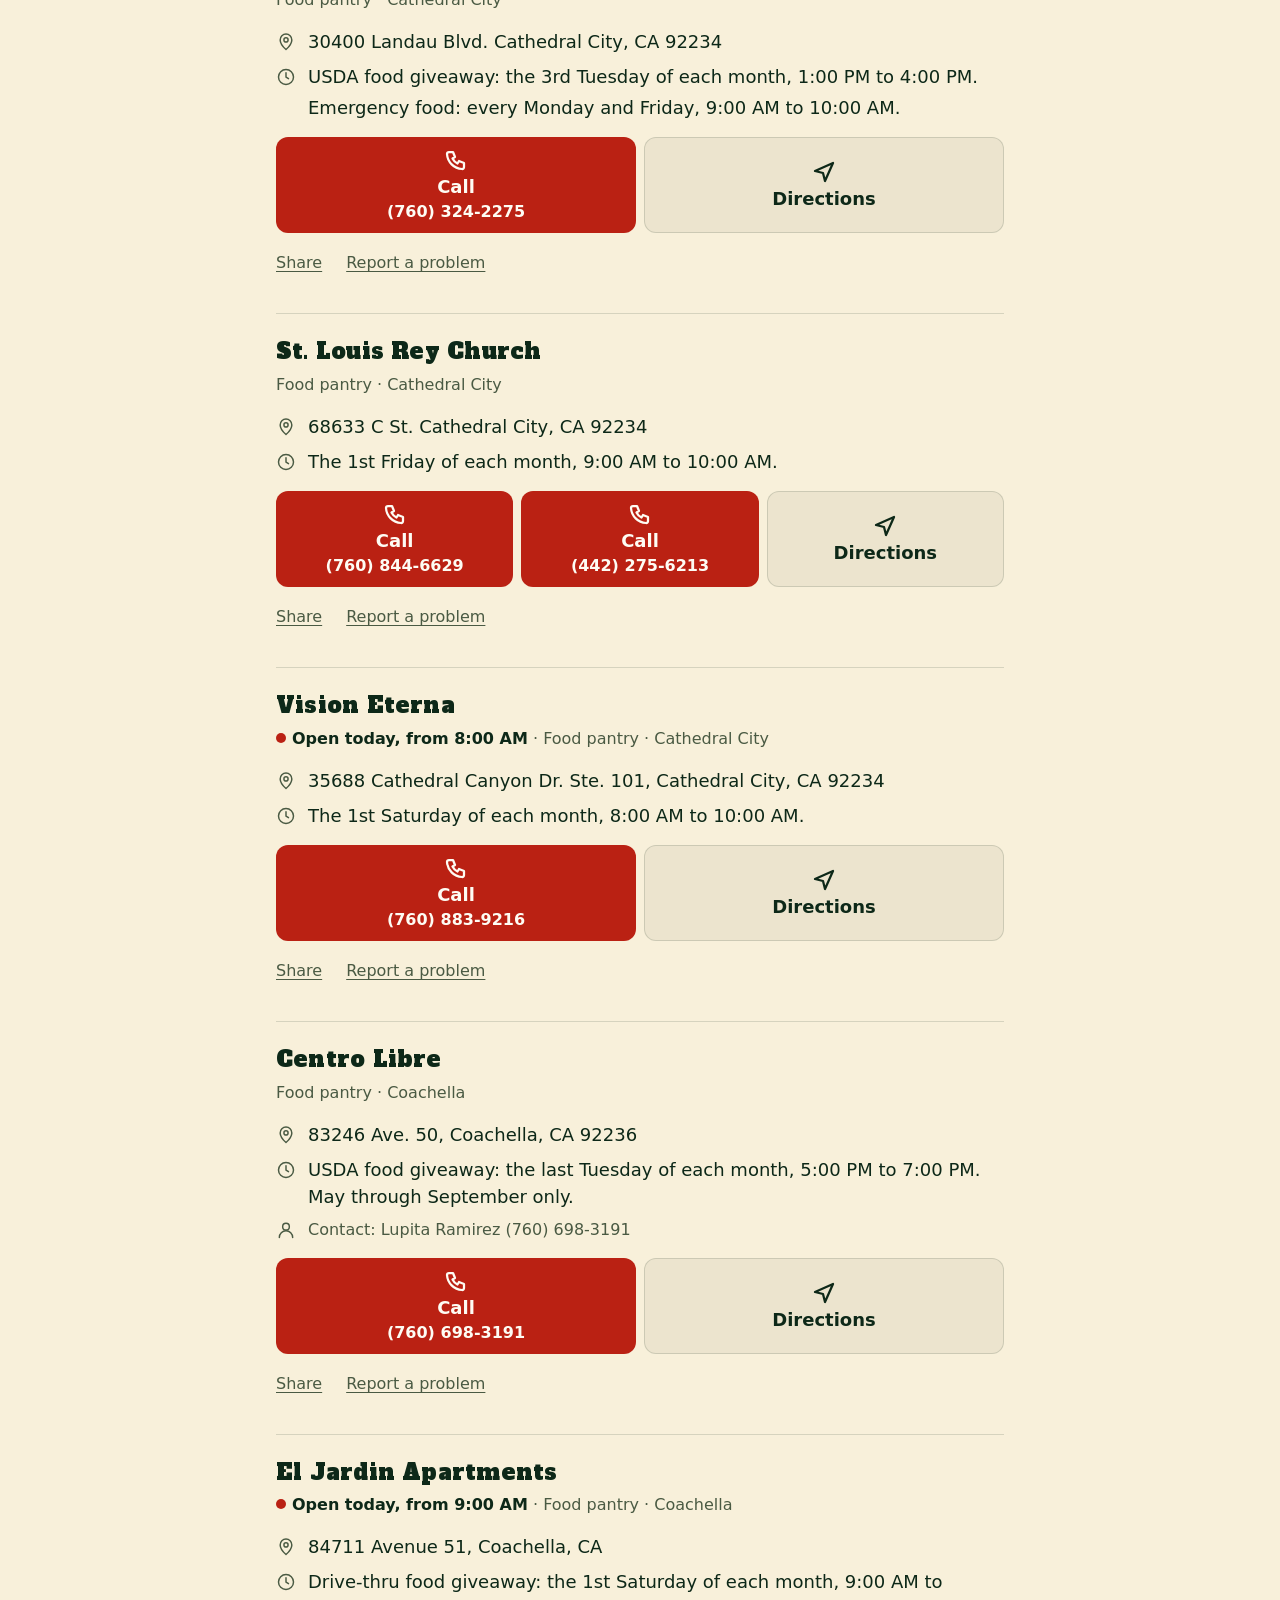
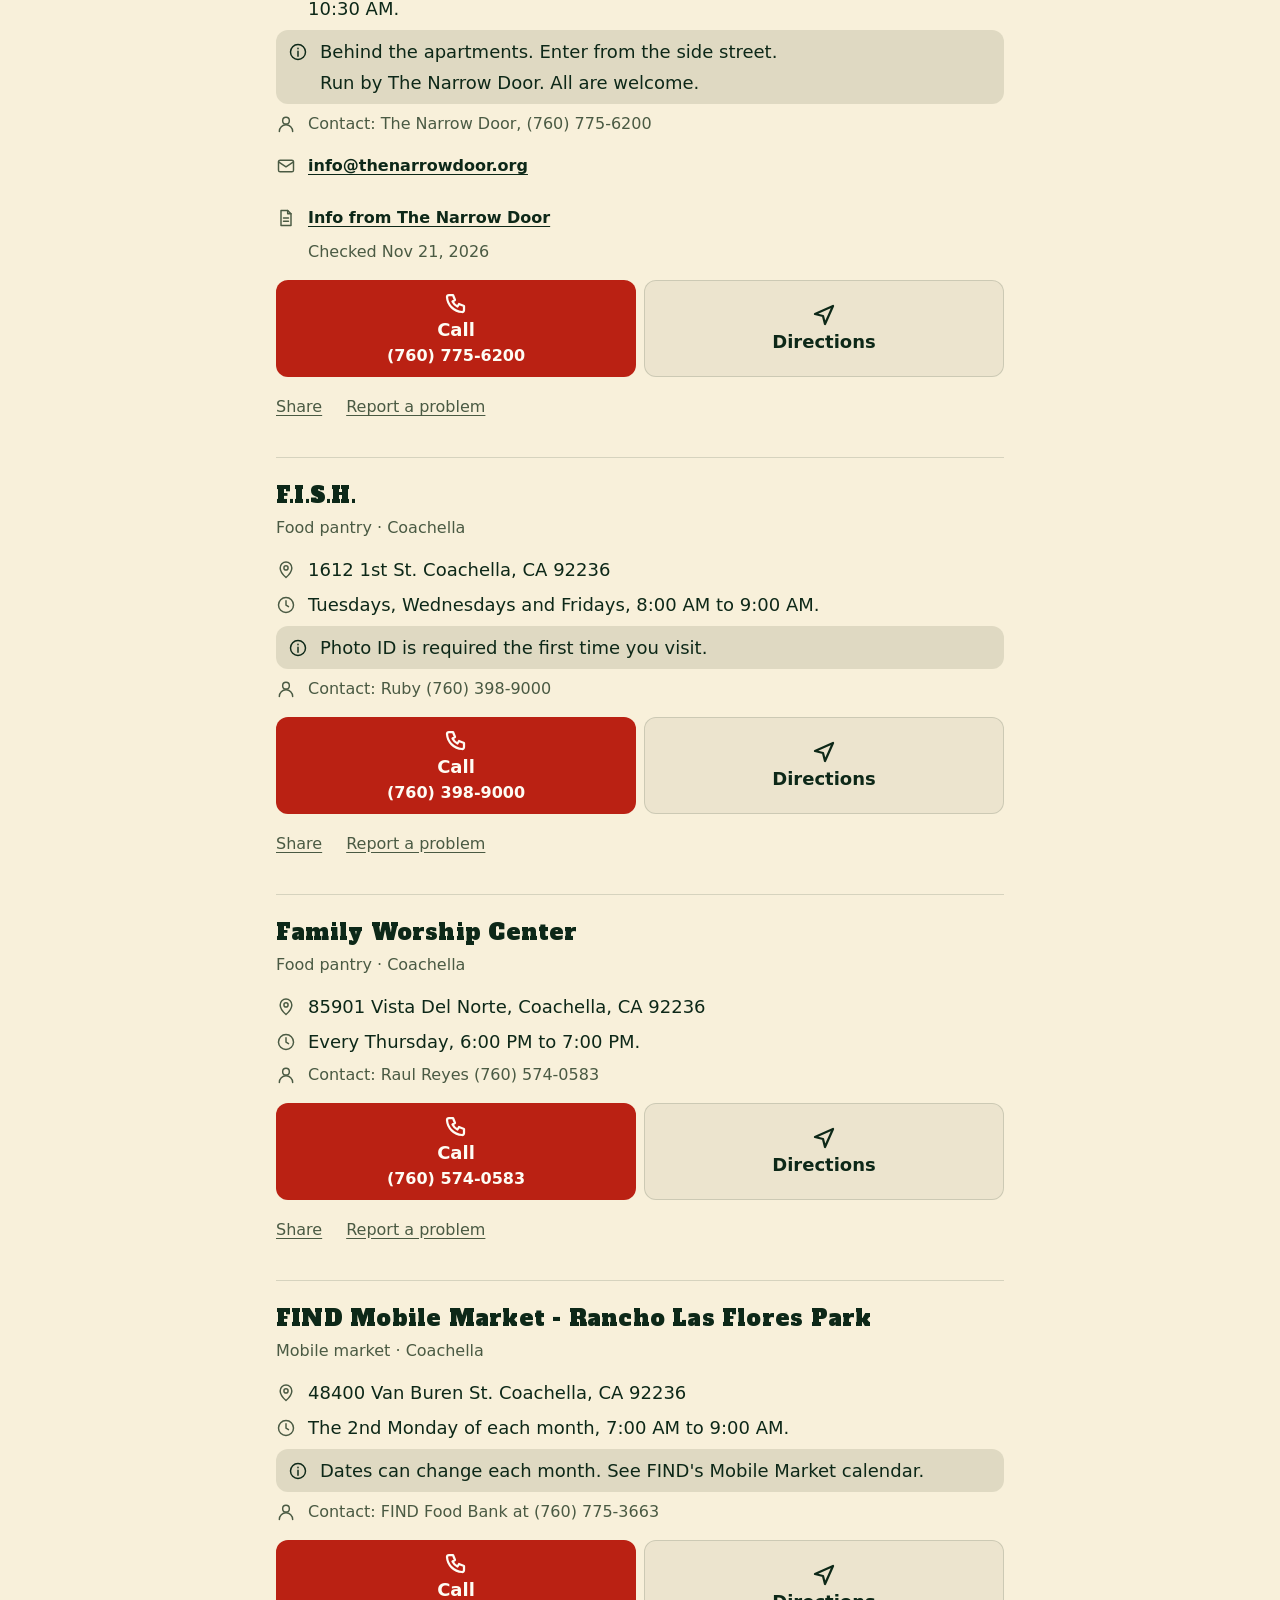
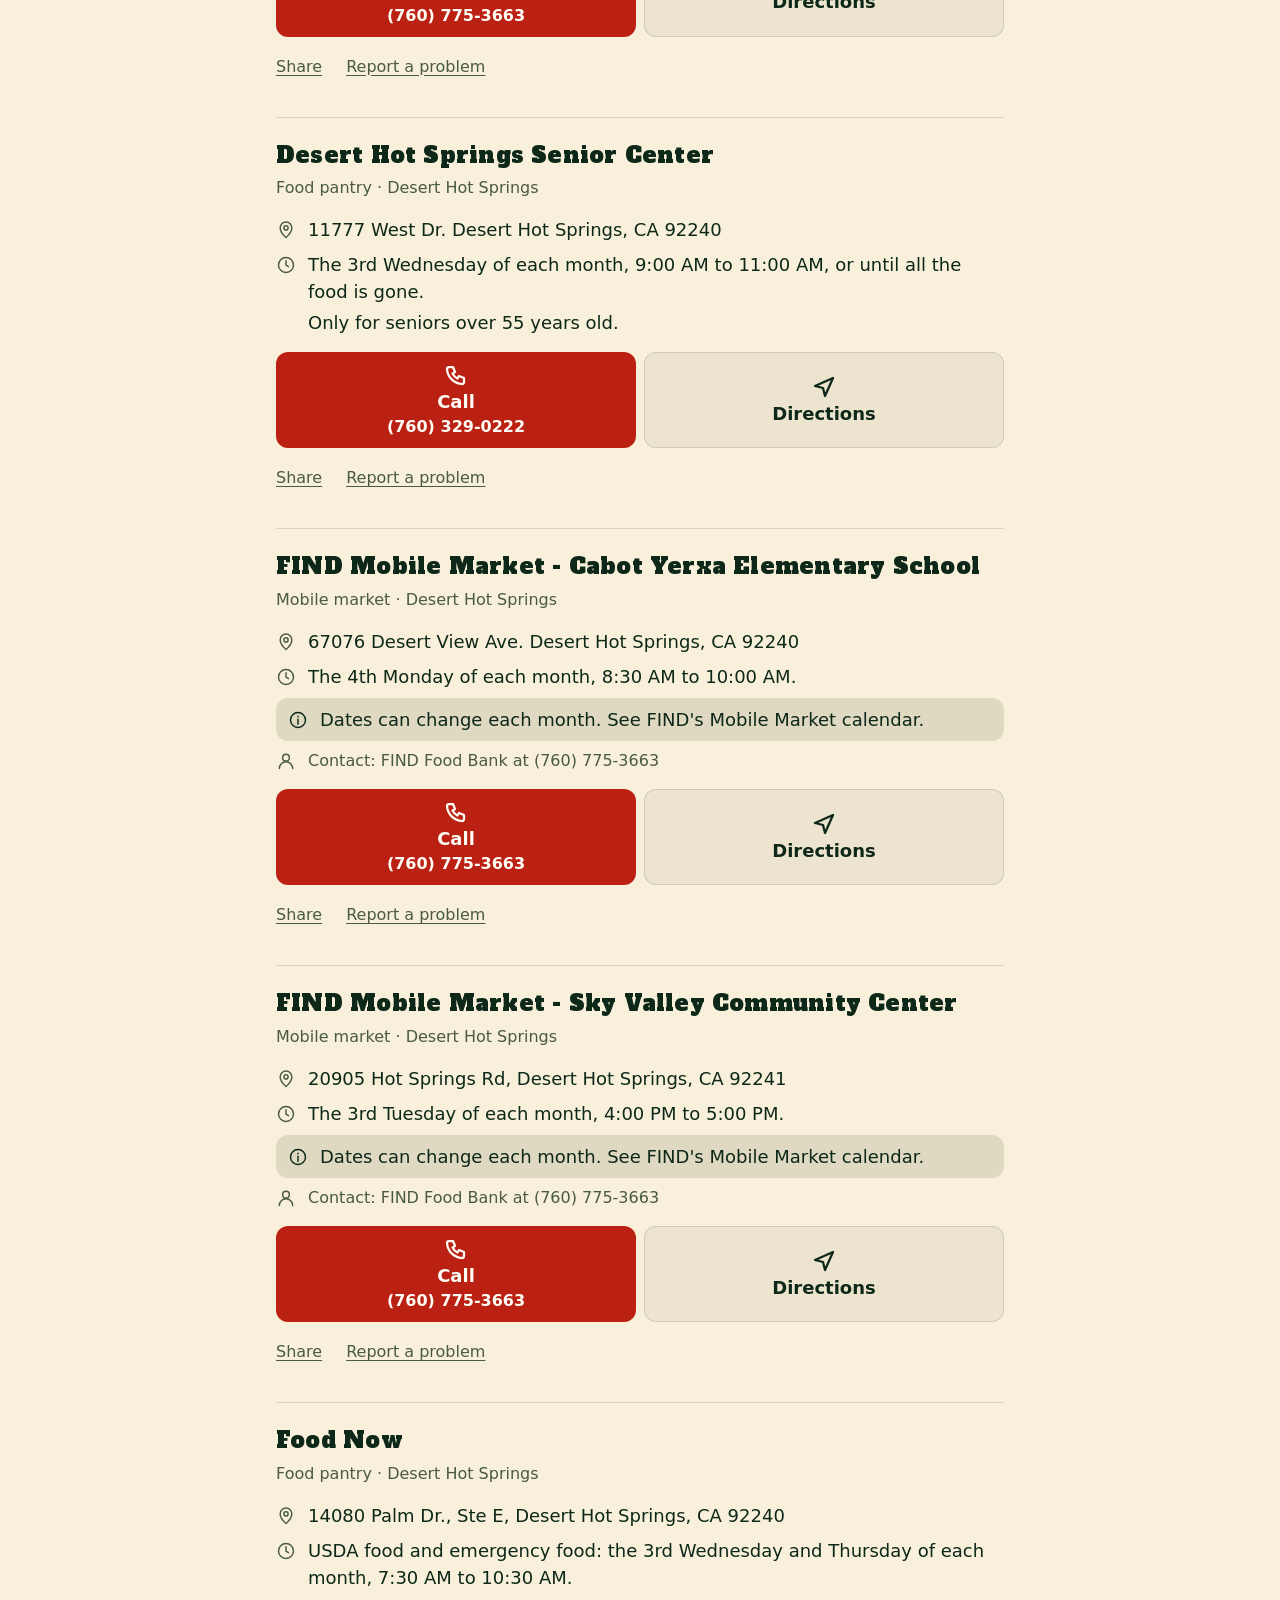
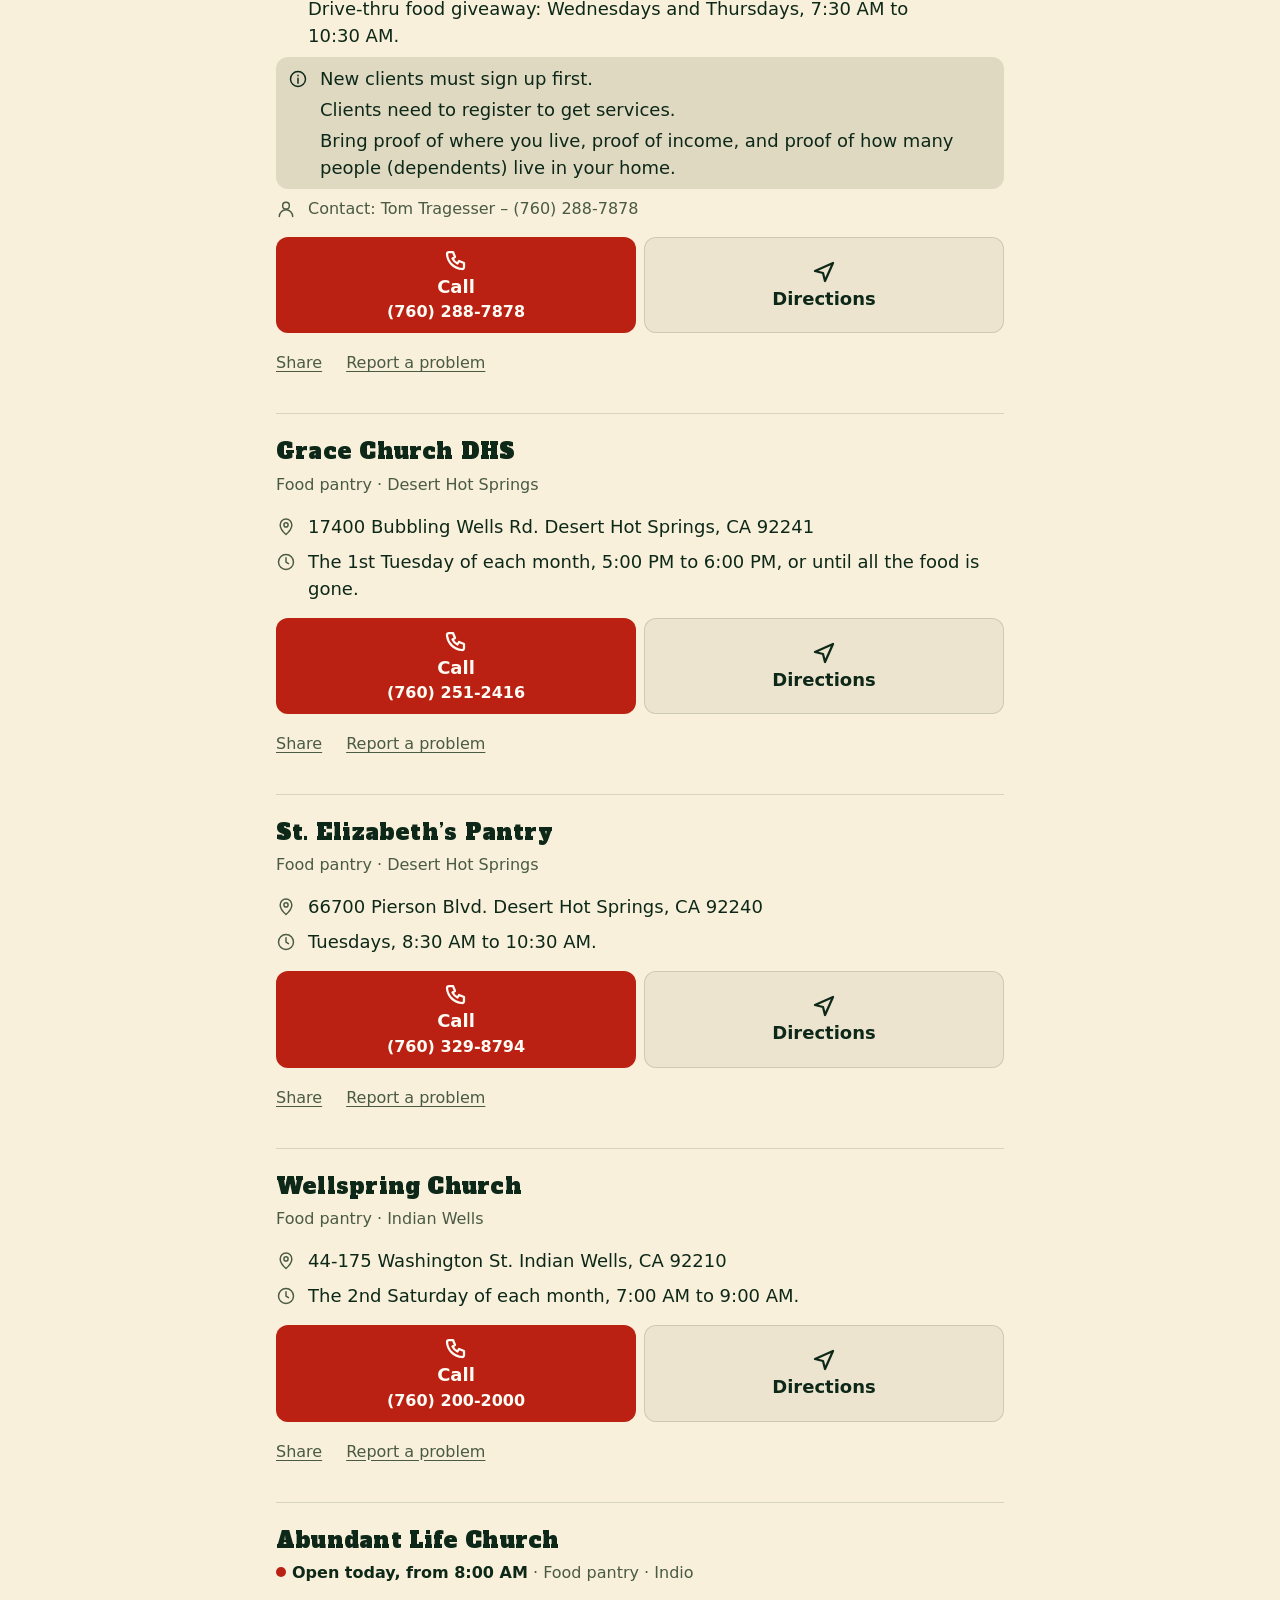
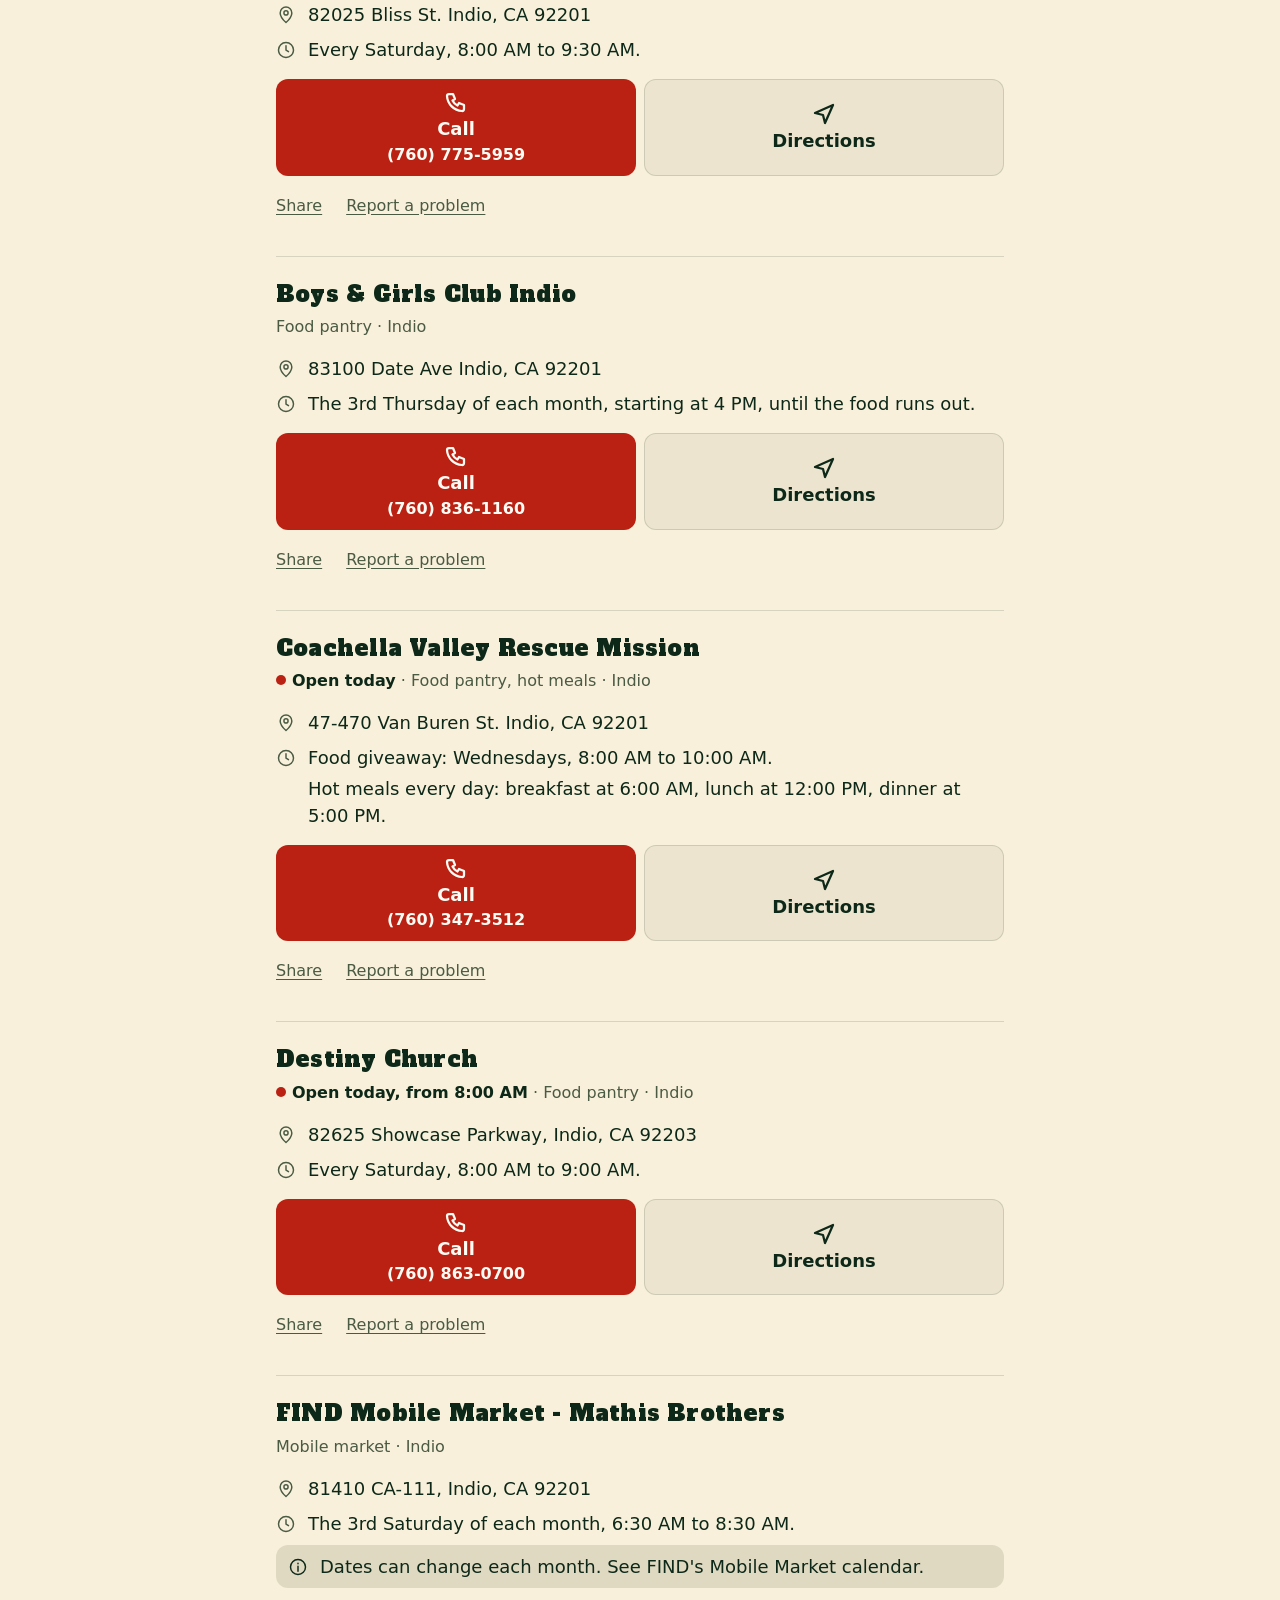
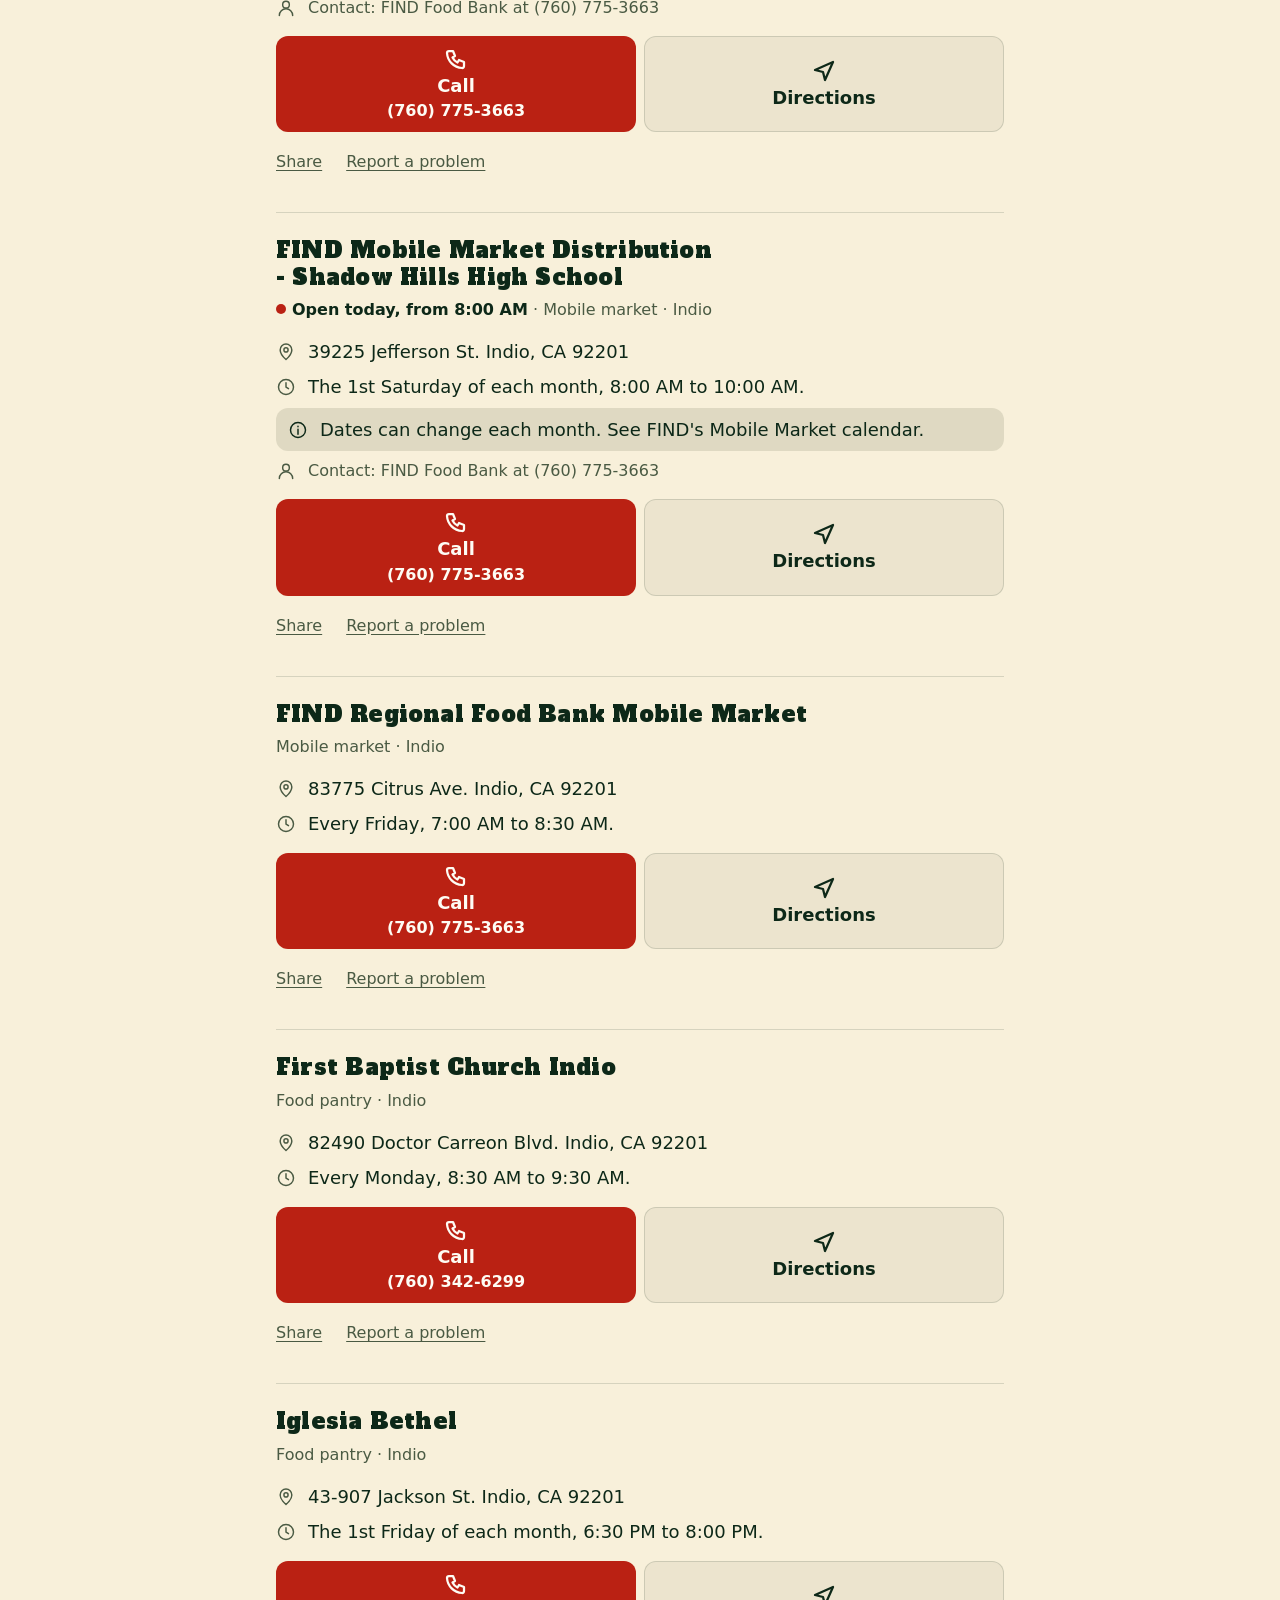
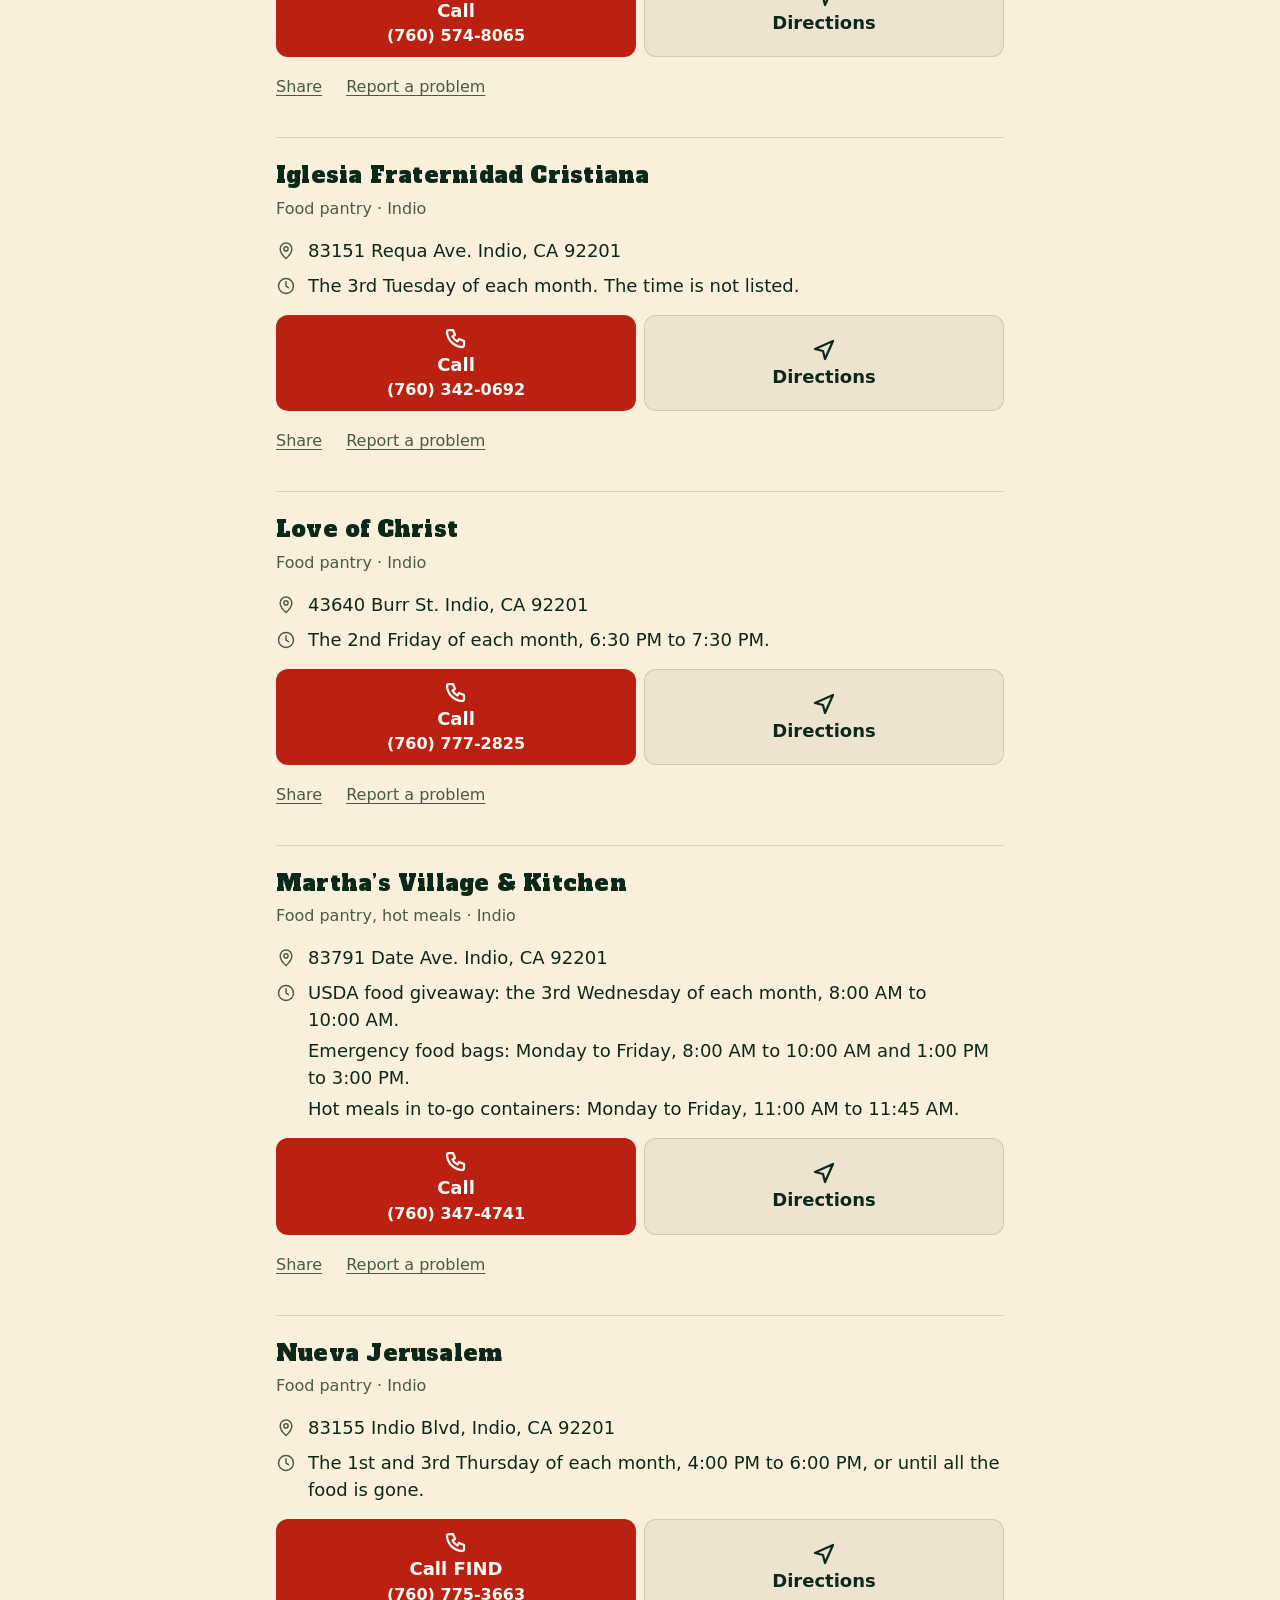
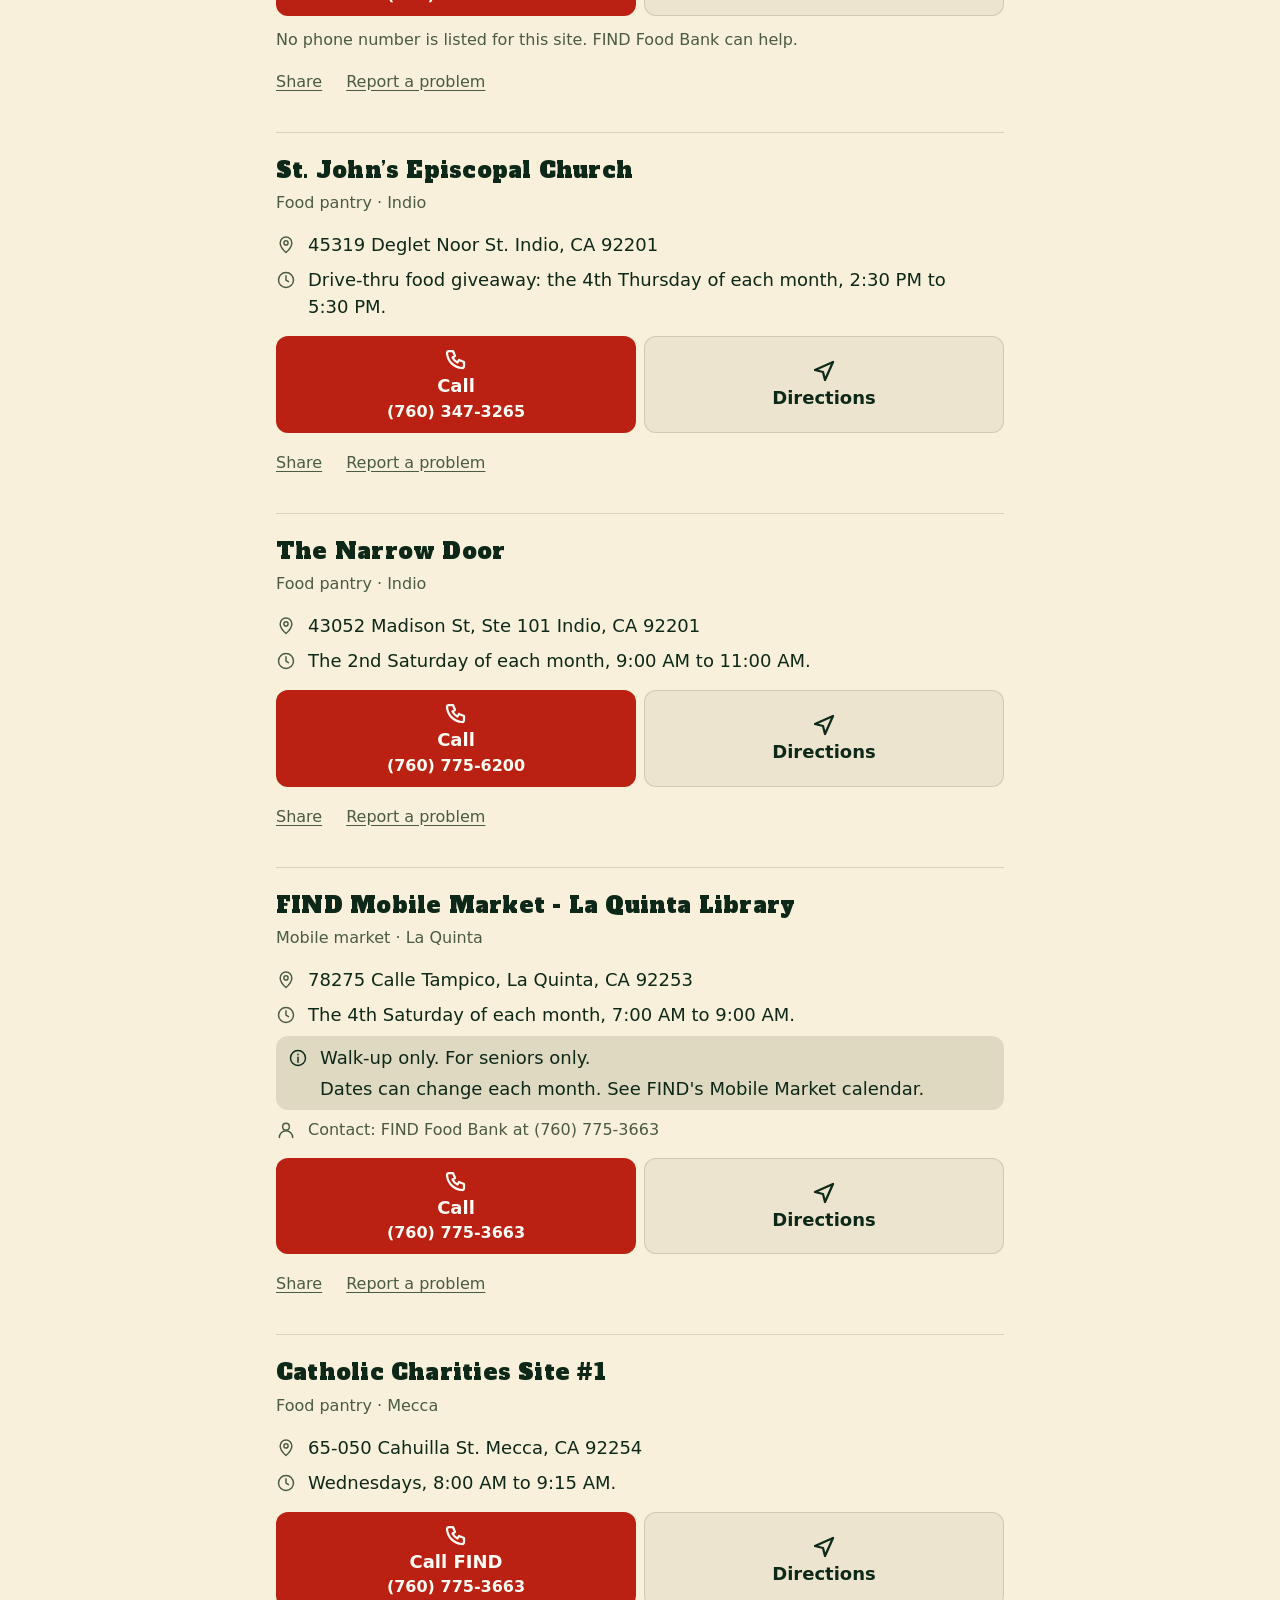
<file: en/index.html>
<!DOCTYPE html>
<html lang="en">
<head>
<meta charset="utf-8">
<meta name="viewport" content="width=device-width, initial-scale=1">
<meta name="color-scheme" content="light dark">
<title>Free Food in the Coachella Valley | comidacoachellavalley</title>
<meta name="description" content="Free food pantries, mobile markets and hot meals in the Coachella Valley. Search by city, see what's open today, then call or get directions. In English and Spanish.">
<!-- GENERATED by scripts/build.py from src/ and i18n/. Edit those, then run the build; do not edit this file by hand. -->
<link rel="canonical" href="https://comidacoachellavalley.github.io/en/">
<link rel="alternate" hreflang="es" href="https://comidacoachellavalley.github.io/">
<link rel="alternate" hreflang="en" href="https://comidacoachellavalley.github.io/en/">
<link rel="alternate" hreflang="x-default" href="https://comidacoachellavalley.github.io/">

<!-- Open Graph: how the link looks when shared in WhatsApp, Facebook, texts, etc. -->
<meta property="og:type" content="website">
<meta property="og:site_name" content="comidacoachellavalley">
<meta property="og:title" content="Free food in the Coachella Valley · Comida gratis en el Valle de Coachella">
<meta property="og:description" content="Food pantries, mobile markets and hot meals. Search by city, see what's open today, call or get directions. In English and Spanish.">
<meta property="og:url" content="https://comidacoachellavalley.github.io/en/">
<meta property="og:image" content="https://comidacoachellavalley.github.io/og-image.jpg">
<meta property="og:image:width" content="1200">
<meta property="og:image:height" content="630">
<meta property="og:image:alt" content="comidacoachellavalley: Free food in the Coachella Valley. Comida gratis en el Valle de Coachella.">
<meta property="og:locale" content="en_US">
<meta property="og:locale:alternate" content="es_US">
<meta name="twitter:card" content="summary_large_image">

<link rel="icon" href="../favicon.svg" type="image/svg+xml">
<link rel="icon" href="../favicon-32.png" sizes="32x32" type="image/png">
<link rel="apple-touch-icon" href="../apple-touch-icon.png">
<meta name="theme-color" content="#f9f0da" media="(prefers-color-scheme: light)">
<meta name="theme-color" content="#091d15" media="(prefers-color-scheme: dark)">
<link rel="preload" href="../fonts/alfa-slab-one-latin.woff2" as="font" type="font/woff2" crossorigin>
<link rel="stylesheet" href="../styles.css">
<script type="application/ld+json">
{
 "@context": "https://schema.org",
 "@type": "ItemList",
 "name": "comidacoachellavalley",
 "url": "https://comidacoachellavalley.github.io/en/",
 "inLanguage": "en",
 "numberOfItems": 59,
 "itemListElement": [
  {
   "@type": "ListItem",
   "position": 1,
   "item": {
    "@type": "Place",
    "name": "Calvary Christian Center",
    "isAccessibleForFree": true,
    "description": "USDA food giveaway: the Saturday after the 2nd Thursday of each month, 8:00 AM to 10:00 AM.",
    "address": {
     "@type": "PostalAddress",
     "addressLocality": "Cathedral City",
     "addressRegion": "CA",
     "addressCountry": "US",
     "streetAddress": "68550 Dinah Shore Dr.",
     "postalCode": "92234"
    },
    "telephone": "(760) 656-3525"
   }
  },
  {
   "@type": "ListItem",
   "position": 2,
   "item": {
    "@type": "Place",
    "name": "Cathedral City Senior Center",
    "isAccessibleForFree": true,
    "description": "Every Monday, 8:30 AM to 11:00 AM.",
    "address": {
     "@type": "PostalAddress",
     "addressLocality": "Cathedral City",
     "addressRegion": "CA",
     "addressCountry": "US",
     "streetAddress": "37171 W. Buddy Rogers Ave.",
     "postalCode": "92234"
    },
    "telephone": "(760) 321-1548"
   }
  },
  {
   "@type": "ListItem",
   "position": 3,
   "item": {
    "@type": "Place",
    "name": "FIND Mobile Market - Agua Caliente Elementary School",
    "isAccessibleForFree": true,
    "description": "The 1st Saturday of each month, 9:00 AM to 10:00 AM.",
    "address": {
     "@type": "PostalAddress",
     "addressLocality": "Cathedral City",
     "addressRegion": "CA",
     "addressCountry": "US",
     "streetAddress": "30800 San Luis Rey Dr.",
     "postalCode": "92234"
    },
    "telephone": "(760) 775-3663"
   }
  },
  {
   "@type": "ListItem",
   "position": 4,
   "item": {
    "@type": "Place",
    "name": "Northgate Community Church",
    "isAccessibleForFree": true,
    "description": "Drive-thru food giveaway: the 4th Saturday of each month, 8:00 AM to 10:00 AM.",
    "address": {
     "@type": "PostalAddress",
     "addressLocality": "Cathedral City",
     "addressRegion": "CA",
     "addressCountry": "US",
     "streetAddress": "30010 Date Palm Dr"
    },
    "telephone": "(760) 775-6200"
   }
  },
  {
   "@type": "ListItem",
   "position": 5,
   "item": {
    "@type": "Place",
    "name": "Salvation Army",
    "isAccessibleForFree": true,
    "description": "USDA food giveaway: the 3rd Tuesday of each month, 1:00 PM to 4:00 PM. Emergency food: every Monday and Friday, 9:00 AM to 10:00 AM.",
    "address": {
     "@type": "PostalAddress",
     "addressLocality": "Cathedral City",
     "addressRegion": "CA",
     "addressCountry": "US",
     "streetAddress": "30400 Landau Blvd.",
     "postalCode": "92234"
    },
    "telephone": "(760) 324-2275"
   }
  },
  {
   "@type": "ListItem",
   "position": 6,
   "item": {
    "@type": "Place",
    "name": "St. Louis Rey Church",
    "isAccessibleForFree": true,
    "description": "The 1st Friday of each month, 9:00 AM to 10:00 AM.",
    "address": {
     "@type": "PostalAddress",
     "addressLocality": "Cathedral City",
     "addressRegion": "CA",
     "addressCountry": "US",
     "streetAddress": "68633 C St.",
     "postalCode": "92234"
    },
    "telephone": "(760) 844-6629"
   }
  },
  {
   "@type": "ListItem",
   "position": 7,
   "item": {
    "@type": "Place",
    "name": "Vision Eterna",
    "isAccessibleForFree": true,
    "description": "The 1st Saturday of each month, 8:00 AM to 10:00 AM.",
    "address": {
     "@type": "PostalAddress",
     "addressLocality": "Cathedral City",
     "addressRegion": "CA",
     "addressCountry": "US",
     "streetAddress": "35688 Cathedral Canyon Dr. Ste. 101",
     "postalCode": "92234"
    },
    "telephone": "(760) 883-9216"
   }
  },
  {
   "@type": "ListItem",
   "position": 8,
   "item": {
    "@type": "Place",
    "name": "Centro Libre",
    "isAccessibleForFree": true,
    "description": "USDA food giveaway: the last Tuesday of each month, 5:00 PM to 7:00 PM. May through September only.",
    "address": {
     "@type": "PostalAddress",
     "addressLocality": "Coachella",
     "addressRegion": "CA",
     "addressCountry": "US",
     "streetAddress": "83246 Ave. 50",
     "postalCode": "92236"
    },
    "telephone": "(760) 698-3191"
   }
  },
  {
   "@type": "ListItem",
   "position": 9,
   "item": {
    "@type": "Place",
    "name": "El Jardin Apartments",
    "isAccessibleForFree": true,
    "description": "Drive-thru food giveaway: the 1st Saturday of each month, 9:00 AM to 10:30 AM.",
    "address": {
     "@type": "PostalAddress",
     "addressLocality": "Coachella",
     "addressRegion": "CA",
     "addressCountry": "US",
     "streetAddress": "84711 Avenue 51"
    },
    "telephone": "(760) 775-6200"
   }
  },
  {
   "@type": "ListItem",
   "position": 10,
   "item": {
    "@type": "Place",
    "name": "F.I.S.H.",
    "isAccessibleForFree": true,
    "description": "Tuesdays, Wednesdays and Fridays, 8:00 AM to 9:00 AM.",
    "address": {
     "@type": "PostalAddress",
     "addressLocality": "Coachella",
     "addressRegion": "CA",
     "addressCountry": "US",
     "streetAddress": "1612 1st St.",
     "postalCode": "92236"
    },
    "telephone": "(760) 398-9000"
   }
  },
  {
   "@type": "ListItem",
   "position": 11,
   "item": {
    "@type": "Place",
    "name": "Family Worship Center",
    "isAccessibleForFree": true,
    "description": "Every Thursday, 6:00 PM to 7:00 PM.",
    "address": {
     "@type": "PostalAddress",
     "addressLocality": "Coachella",
     "addressRegion": "CA",
     "addressCountry": "US",
     "streetAddress": "85901 Vista Del Norte",
     "postalCode": "92236"
    },
    "telephone": "(760) 574-0583"
   }
  },
  {
   "@type": "ListItem",
   "position": 12,
   "item": {
    "@type": "Place",
    "name": "FIND Mobile Market - Rancho Las Flores Park",
    "isAccessibleForFree": true,
    "description": "The 2nd Monday of each month, 7:00 AM to 9:00 AM.",
    "address": {
     "@type": "PostalAddress",
     "addressLocality": "Coachella",
     "addressRegion": "CA",
     "addressCountry": "US",
     "streetAddress": "48400 Van Buren St.",
     "postalCode": "92236"
    },
    "telephone": "(760) 775-3663"
   }
  },
  {
   "@type": "ListItem",
   "position": 13,
   "item": {
    "@type": "Place",
    "name": "Desert Hot Springs Senior Center",
    "isAccessibleForFree": true,
    "description": "The 3rd Wednesday of each month, 9:00 AM to 11:00 AM, or until all the food is gone. Only for seniors over 55 years old.",
    "address": {
     "@type": "PostalAddress",
     "addressLocality": "Desert Hot Springs",
     "addressRegion": "CA",
     "addressCountry": "US",
     "streetAddress": "11777 West Dr.",
     "postalCode": "92240"
    },
    "telephone": "(760) 329-0222"
   }
  },
  {
   "@type": "ListItem",
   "position": 14,
   "item": {
    "@type": "Place",
    "name": "FIND Mobile Market - Cabot Yerxa Elementary School",
    "isAccessibleForFree": true,
    "description": "The 4th Monday of each month, 8:30 AM to 10:00 AM.",
    "address": {
     "@type": "PostalAddress",
     "addressLocality": "Desert Hot Springs",
     "addressRegion": "CA",
     "addressCountry": "US",
     "streetAddress": "67076 Desert View Ave.",
     "postalCode": "92240"
    },
    "telephone": "(760) 775-3663"
   }
  },
  {
   "@type": "ListItem",
   "position": 15,
   "item": {
    "@type": "Place",
    "name": "FIND Mobile Market - Sky Valley Community Center",
    "isAccessibleForFree": true,
    "description": "The 3rd Tuesday of each month, 4:00 PM to 5:00 PM.",
    "address": {
     "@type": "PostalAddress",
     "addressLocality": "Desert Hot Springs",
     "addressRegion": "CA",
     "addressCountry": "US",
     "streetAddress": "20905 Hot Springs Rd",
     "postalCode": "92241"
    },
    "telephone": "(760) 775-3663"
   }
  },
  {
   "@type": "ListItem",
   "position": 16,
   "item": {
    "@type": "Place",
    "name": "Food Now",
    "isAccessibleForFree": true,
    "description": "USDA food and emergency food: the 3rd Wednesday and Thursday of each month, 7:30 AM to 10:30 AM. Drive-thru food giveaway: Wednesdays and Thursdays, 7:30 AM to 10:30 AM.",
    "address": {
     "@type": "PostalAddress",
     "addressLocality": "Desert Hot Springs",
     "addressRegion": "CA",
     "addressCountry": "US",
     "streetAddress": "14080 Palm Dr., Ste E",
     "postalCode": "92240"
    },
    "telephone": "(760) 288-7878"
   }
  },
  {
   "@type": "ListItem",
   "position": 17,
   "item": {
    "@type": "Place",
    "name": "Grace Church DHS",
    "isAccessibleForFree": true,
    "description": "The 1st Tuesday of each month, 5:00 PM to 6:00 PM, or until all the food is gone.",
    "address": {
     "@type": "PostalAddress",
     "addressLocality": "Desert Hot Springs",
     "addressRegion": "CA",
     "addressCountry": "US",
     "streetAddress": "17400 Bubbling Wells Rd.",
     "postalCode": "92241"
    },
    "telephone": "(760) 251-2416"
   }
  },
  {
   "@type": "ListItem",
   "position": 18,
   "item": {
    "@type": "Place",
    "name": "St. Elizabeth’s Pantry",
    "isAccessibleForFree": true,
    "description": "Tuesdays, 8:30 AM to 10:30 AM.",
    "address": {
     "@type": "PostalAddress",
     "addressLocality": "Desert Hot Springs",
     "addressRegion": "CA",
     "addressCountry": "US",
     "streetAddress": "66700 Pierson Blvd.",
     "postalCode": "92240"
    },
    "telephone": "(760) 329-8794"
   }
  },
  {
   "@type": "ListItem",
   "position": 19,
   "item": {
    "@type": "Place",
    "name": "Wellspring Church",
    "isAccessibleForFree": true,
    "description": "The 2nd Saturday of each month, 7:00 AM to 9:00 AM.",
    "address": {
     "@type": "PostalAddress",
     "addressLocality": "Indian Wells",
     "addressRegion": "CA",
     "addressCountry": "US",
     "streetAddress": "44-175 Washington St.",
     "postalCode": "92210"
    },
    "telephone": "(760) 200-2000"
   }
  },
  {
   "@type": "ListItem",
   "position": 20,
   "item": {
    "@type": "Place",
    "name": "Abundant Life Church",
    "isAccessibleForFree": true,
    "description": "Every Saturday, 8:00 AM to 9:30 AM.",
    "address": {
     "@type": "PostalAddress",
     "addressLocality": "Indio",
     "addressRegion": "CA",
     "addressCountry": "US",
     "streetAddress": "82025 Bliss St.",
     "postalCode": "92201"
    },
    "telephone": "(760) 775-5959"
   }
  },
  {
   "@type": "ListItem",
   "position": 21,
   "item": {
    "@type": "Place",
    "name": "Boys & Girls Club Indio",
    "isAccessibleForFree": true,
    "description": "The 3rd Thursday of each month, starting at 4 PM, until the food runs out.",
    "address": {
     "@type": "PostalAddress",
     "addressLocality": "Indio",
     "addressRegion": "CA",
     "addressCountry": "US",
     "streetAddress": "83100 Date Ave",
     "postalCode": "92201"
    },
    "telephone": "(760) 836-1160"
   }
  },
  {
   "@type": "ListItem",
   "position": 22,
   "item": {
    "@type": "Place",
    "name": "Coachella Valley Rescue Mission",
    "isAccessibleForFree": true,
    "description": "Food giveaway: Wednesdays, 8:00 AM to 10:00 AM. Hot meals every day: breakfast at 6:00 AM, lunch at 12:00 PM, dinner at 5:00 PM.",
    "address": {
     "@type": "PostalAddress",
     "addressLocality": "Indio",
     "addressRegion": "CA",
     "addressCountry": "US",
     "streetAddress": "47-470 Van Buren St.",
     "postalCode": "92201"
    },
    "telephone": "(760) 347-3512"
   }
  },
  {
   "@type": "ListItem",
   "position": 23,
   "item": {
    "@type": "Place",
    "name": "Destiny Church",
    "isAccessibleForFree": true,
    "description": "Every Saturday, 8:00 AM to 9:00 AM.",
    "address": {
     "@type": "PostalAddress",
     "addressLocality": "Indio",
     "addressRegion": "CA",
     "addressCountry": "US",
     "streetAddress": "82625 Showcase Parkway",
     "postalCode": "92203"
    },
    "telephone": "(760) 863-0700"
   }
  },
  {
   "@type": "ListItem",
   "position": 24,
   "item": {
    "@type": "Place",
    "name": "FIND Mobile Market - Mathis Brothers",
    "isAccessibleForFree": true,
    "description": "The 3rd Saturday of each month, 6:30 AM to 8:30 AM.",
    "address": {
     "@type": "PostalAddress",
     "addressLocality": "Indio",
     "addressRegion": "CA",
     "addressCountry": "US",
     "streetAddress": "81410 CA-111",
     "postalCode": "92201"
    },
    "telephone": "(760) 775-3663"
   }
  },
  {
   "@type": "ListItem",
   "position": 25,
   "item": {
    "@type": "Place",
    "name": "FIND Mobile Market Distribution - Shadow Hills High School",
    "isAccessibleForFree": true,
    "description": "The 1st Saturday of each month, 8:00 AM to 10:00 AM.",
    "address": {
     "@type": "PostalAddress",
     "addressLocality": "Indio",
     "addressRegion": "CA",
     "addressCountry": "US",
     "streetAddress": "39225 Jefferson St.",
     "postalCode": "92201"
    },
    "telephone": "(760) 775-3663"
   }
  },
  {
   "@type": "ListItem",
   "position": 26,
   "item": {
    "@type": "Place",
    "name": "FIND Regional Food Bank Mobile Market",
    "isAccessibleForFree": true,
    "description": "Every Friday, 7:00 AM to 8:30 AM.",
    "address": {
     "@type": "PostalAddress",
     "addressLocality": "Indio",
     "addressRegion": "CA",
     "addressCountry": "US",
     "streetAddress": "83775 Citrus Ave.",
     "postalCode": "92201"
    },
    "telephone": "(760) 775-3663"
   }
  },
  {
   "@type": "ListItem",
   "position": 27,
   "item": {
    "@type": "Place",
    "name": "First Baptist Church Indio",
    "isAccessibleForFree": true,
    "description": "Every Monday, 8:30 AM to 9:30 AM.",
    "address": {
     "@type": "PostalAddress",
     "addressLocality": "Indio",
     "addressRegion": "CA",
     "addressCountry": "US",
     "streetAddress": "82490 Doctor Carreon Blvd.",
     "postalCode": "92201"
    },
    "telephone": "(760) 342-6299"
   }
  },
  {
   "@type": "ListItem",
   "position": 28,
   "item": {
    "@type": "Place",
    "name": "Iglesia Bethel",
    "isAccessibleForFree": true,
    "description": "The 1st Friday of each month, 6:30 PM to 8:00 PM.",
    "address": {
     "@type": "PostalAddress",
     "addressLocality": "Indio",
     "addressRegion": "CA",
     "addressCountry": "US",
     "streetAddress": "43-907 Jackson St.",
     "postalCode": "92201"
    },
    "telephone": "(760) 574-8065"
   }
  },
  {
   "@type": "ListItem",
   "position": 29,
   "item": {
    "@type": "Place",
    "name": "Iglesia Fraternidad Cristiana",
    "isAccessibleForFree": true,
    "description": "The 3rd Tuesday of each month. The time is not listed.",
    "address": {
     "@type": "PostalAddress",
     "addressLocality": "Indio",
     "addressRegion": "CA",
     "addressCountry": "US",
     "streetAddress": "83151 Requa Ave.",
     "postalCode": "92201"
    },
    "telephone": "(760) 342-0692"
   }
  },
  {
   "@type": "ListItem",
   "position": 30,
   "item": {
    "@type": "Place",
    "name": "Love of Christ",
    "isAccessibleForFree": true,
    "description": "The 2nd Friday of each month, 6:30 PM to 7:30 PM.",
    "address": {
     "@type": "PostalAddress",
     "addressLocality": "Indio",
     "addressRegion": "CA",
     "addressCountry": "US",
     "streetAddress": "43640 Burr St.",
     "postalCode": "92201"
    },
    "telephone": "(760) 777-2825"
   }
  },
  {
   "@type": "ListItem",
   "position": 31,
   "item": {
    "@type": "Place",
    "name": "Martha’s Village & Kitchen",
    "isAccessibleForFree": true,
    "description": "USDA food giveaway: the 3rd Wednesday of each month, 8:00 AM to 10:00 AM. Emergency food bags: Monday to Friday, 8:00 AM to 10:00 AM and 1:00 PM to 3:00 PM. Hot meals in to-go containers: Monday to Friday, 11:00 AM to 11:45 AM.",
    "address": {
     "@type": "PostalAddress",
     "addressLocality": "Indio",
     "addressRegion": "CA",
     "addressCountry": "US",
     "streetAddress": "83791 Date Ave.",
     "postalCode": "92201"
    },
    "telephone": "(760) 347-4741"
   }
  },
  {
   "@type": "ListItem",
   "position": 32,
   "item": {
    "@type": "Place",
    "name": "Nueva Jerusalem",
    "isAccessibleForFree": true,
    "description": "The 1st and 3rd Thursday of each month, 4:00 PM to 6:00 PM, or until all the food is gone.",
    "address": {
     "@type": "PostalAddress",
     "addressLocality": "Indio",
     "addressRegion": "CA",
     "addressCountry": "US",
     "streetAddress": "83155",
     "postalCode": "92201"
    }
   }
  },
  {
   "@type": "ListItem",
   "position": 33,
   "item": {
    "@type": "Place",
    "name": "St. John’s Episcopal Church",
    "isAccessibleForFree": true,
    "description": "Drive-thru food giveaway: the 4th Thursday of each month, 2:30 PM to 5:30 PM.",
    "address": {
     "@type": "PostalAddress",
     "addressLocality": "Indio",
     "addressRegion": "CA",
     "addressCountry": "US",
     "streetAddress": "45319 Deglet Noor St.",
     "postalCode": "92201"
    },
    "telephone": "(760) 347-3265"
   }
  },
  {
   "@type": "ListItem",
   "position": 34,
   "item": {
    "@type": "Place",
    "name": "The Narrow Door",
    "isAccessibleForFree": true,
    "description": "The 2nd Saturday of each month, 9:00 AM to 11:00 AM.",
    "address": {
     "@type": "PostalAddress",
     "addressLocality": "Indio",
     "addressRegion": "CA",
     "addressCountry": "US",
     "streetAddress": "43052 Madison St, Ste 101",
     "postalCode": "92201"
    },
    "telephone": "(760) 775-6200"
   }
  },
  {
   "@type": "ListItem",
   "position": 35,
   "item": {
    "@type": "Place",
    "name": "FIND Mobile Market - La Quinta Library",
    "isAccessibleForFree": true,
    "description": "The 4th Saturday of each month, 7:00 AM to 9:00 AM.",
    "address": {
     "@type": "PostalAddress",
     "addressLocality": "La Quinta",
     "addressRegion": "CA",
     "addressCountry": "US",
     "streetAddress": "78275 Calle Tampico",
     "postalCode": "92253"
    },
    "telephone": "(760) 775-3663"
   }
  },
  {
   "@type": "ListItem",
   "position": 36,
   "item": {
    "@type": "Place",
    "name": "Catholic Charities Site #1",
    "isAccessibleForFree": true,
    "description": "Wednesdays, 8:00 AM to 9:15 AM.",
    "address": {
     "@type": "PostalAddress",
     "addressLocality": "Mecca",
     "addressRegion": "CA",
     "addressCountry": "US",
     "streetAddress": "65-050 Cahuilla St.",
     "postalCode": "92254"
    }
   }
  },
  {
   "@type": "ListItem",
   "position": 37,
   "item": {
    "@type": "Place",
    "name": "Catholic Charities Site #2",
    "isAccessibleForFree": true,
    "description": "Wednesdays, 8:00 AM to 9:15 AM.",
    "address": {
     "@type": "PostalAddress",
     "addressLocality": "Mecca",
     "addressRegion": "CA",
     "addressCountry": "US",
     "streetAddress": "99-155 Sea View Dr.",
     "postalCode": "92254"
    }
   }
  },
  {
   "@type": "ListItem",
   "position": 38,
   "item": {
    "@type": "Place",
    "name": "FIND Mobile Market - Mecca Elementary School",
    "isAccessibleForFree": true,
    "description": "The 2nd Monday of each month, 4:00 PM to 6:00 PM.",
    "address": {
     "@type": "PostalAddress",
     "addressLocality": "Mecca",
     "addressRegion": "CA",
     "addressCountry": "US",
     "streetAddress": "65250 Coahuilla St.",
     "postalCode": "92254"
    },
    "telephone": "(760) 775-3663"
   }
  },
  {
   "@type": "ListItem",
   "position": 39,
   "item": {
    "@type": "Place",
    "name": "FIND Mobile Market - North Shore Community Park",
    "isAccessibleForFree": true,
    "description": "The 4th Tuesday of each month, 4:00 PM to 6:00 PM.",
    "address": {
     "@type": "PostalAddress",
     "addressLocality": "Mecca",
     "addressRegion": "CA",
     "addressCountry": "US",
     "streetAddress": "99480 70th Ave.",
     "postalCode": "92254"
    },
    "telephone": "(760) 775-3663"
   }
  },
  {
   "@type": "ListItem",
   "position": 40,
   "item": {
    "@type": "Place",
    "name": "Galilee Center",
    "isAccessibleForFree": true,
    "description": "Thursdays, starting at 3:00 PM, until all the food is gone. Sign-up starts at 3:00 PM.",
    "address": {
     "@type": "PostalAddress",
     "addressLocality": "Mecca",
     "addressRegion": "CA",
     "addressCountry": "US",
     "streetAddress": "66-101 Hammond Rd.",
     "postalCode": "92254"
    },
    "telephone": "(760) 396-9100"
   }
  },
  {
   "@type": "ListItem",
   "position": 41,
   "item": {
    "@type": "Place",
    "name": "Iglesia Un Manantial en el Desierto Site",
    "isAccessibleForFree": true,
    "description": "Every other Thursday at 8:00 PM.",
    "address": {
     "@type": "PostalAddress",
     "addressLocality": "North Shore",
     "addressRegion": "CA",
     "addressCountry": "US",
     "streetAddress": "99241 Access Rd.",
     "postalCode": "92254"
    },
    "telephone": "(760) 238-2186"
   }
  },
  {
   "@type": "ListItem",
   "position": 42,
   "item": {
    "@type": "Place",
    "name": "La Mision de San Juan Diego",
    "isAccessibleForFree": true,
    "description": "The 1st Tuesday of each month, 5:00 PM to 6:00 PM, or until all the food is gone.",
    "address": {
     "@type": "PostalAddress",
     "addressLocality": "North Shore/Mecca",
     "addressRegion": "CA",
     "addressCountry": "US",
     "streetAddress": "100110 Compass Dr.",
     "postalCode": "92254"
    },
    "telephone": "(760) 899-2012"
   }
  },
  {
   "@type": "ListItem",
   "position": 43,
   "item": {
    "@type": "Place",
    "name": "FIND Mobile Market - Palm Desert High School",
    "isAccessibleForFree": true,
    "description": "The 4th Wednesday of each month, 4:30 PM to 6:00 PM.",
    "address": {
     "@type": "PostalAddress",
     "addressLocality": "Palm Desert",
     "addressRegion": "CA",
     "addressCountry": "US",
     "streetAddress": "74910 Aztec Rd.",
     "postalCode": "92260"
    },
    "telephone": "(760) 775-3663"
   }
  },
  {
   "@type": "ListItem",
   "position": 44,
   "item": {
    "@type": "Place",
    "name": "Palm Desert Oasis Church",
    "isAccessibleForFree": true,
    "description": "Every Saturday, 7:30 AM to 8:30 AM.",
    "address": {
     "@type": "PostalAddress",
     "addressLocality": "Palm Desert",
     "addressRegion": "CA",
     "addressCountry": "US",
     "streetAddress": "74-200 Country Club Dr.",
     "postalCode": "92260"
    },
    "telephone": "(760) 568-0809"
   }
  },
  {
   "@type": "ListItem",
   "position": 45,
   "item": {
    "@type": "Place",
    "name": "St. John’s Lutheran Church",
    "isAccessibleForFree": true,
    "description": "The 3rd Saturday of each month, 7:00 AM to 8:00 AM.",
    "address": {
     "@type": "PostalAddress",
     "addressLocality": "Palm Desert",
     "addressRegion": "CA",
     "addressCountry": "US",
     "streetAddress": "42-695 Washington St.",
     "postalCode": "92211"
    },
    "telephone": "(760) 345-2122"
   }
  },
  {
   "@type": "ListItem",
   "position": 46,
   "item": {
    "@type": "Place",
    "name": "St. Margaret’s Church Neighbors 4 Neighbors",
    "isAccessibleForFree": true,
    "description": "Every Tuesday, 10:00 AM to 5:00 PM.",
    "address": {
     "@type": "PostalAddress",
     "addressLocality": "Palm Desert",
     "addressRegion": "CA",
     "addressCountry": "US",
     "streetAddress": "47-535 Hwy 74",
     "postalCode": "92260"
    },
    "telephone": "(760) 346-2697 ext. 102"
   }
  },
  {
   "@type": "ListItem",
   "position": 47,
   "item": {
    "@type": "Place",
    "name": "The Joslyn Center",
    "isAccessibleForFree": true,
    "description": "Every Friday, 8:00 AM to 10:00 AM, or until all the food is gone. Open to all ages in the Cove Community.",
    "address": {
     "@type": "PostalAddress",
     "addressLocality": "Palm Desert",
     "addressRegion": "CA",
     "addressCountry": "US",
     "streetAddress": "73-750 Catalina Way",
     "postalCode": "92260"
    },
    "telephone": "(760) 895-4652"
   }
  },
  {
   "@type": "ListItem",
   "position": 48,
   "item": {
    "@type": "Place",
    "name": "Desert Chapel",
    "isAccessibleForFree": true,
    "description": "The 2nd and 4th Saturday of each month, 7:00 AM to 8:00 AM.",
    "address": {
     "@type": "PostalAddress",
     "addressLocality": "Palm Springs",
     "addressRegion": "CA",
     "addressCountry": "US",
     "streetAddress": "630 S. Sunrise Way",
     "postalCode": "92264"
    },
    "telephone": "(760) 327-2772"
   }
  },
  {
   "@type": "ListItem",
   "position": 49,
   "item": {
    "@type": "Place",
    "name": "FIND Mobile Market - James O. Jessie Desert Highlands Unity Center",
    "isAccessibleForFree": true,
    "description": "The 2nd and 4th Thursday of each month, 4:00 PM to 6:00 PM.",
    "address": {
     "@type": "PostalAddress",
     "addressLocality": "Palm Springs",
     "addressRegion": "CA",
     "addressCountry": "US",
     "streetAddress": "480 W Tramview Rd.",
     "postalCode": "92262"
    },
    "telephone": "(760) 775-3663"
   }
  },
  {
   "@type": "ListItem",
   "position": 50,
   "item": {
    "@type": "Place",
    "name": "FIND Mobile Market - Palm Springs Convention Center",
    "isAccessibleForFree": true,
    "description": "The 1st Thursday of each month, 4:00 PM to 6:00 PM.",
    "address": {
     "@type": "PostalAddress",
     "addressLocality": "Palm Springs",
     "addressRegion": "CA",
     "addressCountry": "US",
     "streetAddress": "277 N. Avenida Caballeros",
     "postalCode": "92262"
    },
    "telephone": "(760) 775-3663"
   }
  },
  {
   "@type": "ListItem",
   "position": 51,
   "item": {
    "@type": "Place",
    "name": "St. Theresa’s Catholic Church",
    "isAccessibleForFree": true,
    "description": "Food giveaway: Mondays, 7:30 AM to 11:30 AM. Emergency food may be picked up on other days of the week, if there is any. Please call the number below.",
    "address": {
     "@type": "PostalAddress",
     "addressLocality": "Palm Springs",
     "addressRegion": "CA",
     "addressCountry": "US",
     "streetAddress": "2800 E. Ramon Rd.",
     "postalCode": "92264"
    },
    "telephone": "(760) 323-2669"
   }
  },
  {
   "@type": "ListItem",
   "position": 52,
   "item": {
    "@type": "Place",
    "name": "The Center",
    "isAccessibleForFree": true,
    "description": "Every Thursday, 5:00 PM to 7:00 PM.",
    "address": {
     "@type": "PostalAddress",
     "addressLocality": "Palm Springs",
     "addressRegion": "CA",
     "addressCountry": "US",
     "streetAddress": "2901 E. Alejo Rd.",
     "postalCode": "92262"
    },
    "telephone": "(760) 416-7790"
   }
  },
  {
   "@type": "ListItem",
   "position": 53,
   "item": {
    "@type": "Place",
    "name": "Well in the Desert",
    "isAccessibleForFree": true,
    "description": "Saturday food giveaway: suspended since September 2026. Hot lunch: Monday to Friday. Call for the location.",
    "address": {
     "@type": "PostalAddress",
     "addressLocality": "Palm Springs",
     "addressRegion": "CA",
     "addressCountry": "US"
    },
    "telephone": "(760) 656-8905"
   }
  },
  {
   "@type": "ListItem",
   "position": 54,
   "item": {
    "@type": "Place",
    "name": "FIND Mobile Market - West Shores High School",
    "isAccessibleForFree": true,
    "description": "The 2nd Wednesday of each month, 8:30 AM to 10:00 AM.",
    "address": {
     "@type": "PostalAddress",
     "addressLocality": "Salton City",
     "addressRegion": "CA",
     "addressCountry": "US",
     "streetAddress": "2381 Shore Hawk Ave"
    },
    "telephone": "(760) 775-3663"
   }
  },
  {
   "@type": "ListItem",
   "position": 55,
   "item": {
    "@type": "Place",
    "name": "Community Food Pantry",
    "isAccessibleForFree": true,
    "description": "Every Monday, Wednesday and Friday, 9:30 AM to 11:30 AM. The 2nd and 4th Wednesday evening of each month, 5:00 PM to 6:30 PM. The 1st Saturday of each month, 9:30 AM to 11:30 AM.",
    "address": {
     "@type": "PostalAddress",
     "addressLocality": "Thermal",
     "addressRegion": "CA",
     "addressCountry": "US",
     "streetAddress": "81050 Harrison St.",
     "postalCode": "92274"
    }
   }
  },
  {
   "@type": "ListItem",
   "position": 56,
   "item": {
    "@type": "Place",
    "name": "FIND Mobile Market - Coachella Valley High School",
    "isAccessibleForFree": true,
    "description": "The 1st Monday of each month, 11:00 AM to 12:00 PM.",
    "address": {
     "@type": "PostalAddress",
     "addressLocality": "Thermal",
     "addressRegion": "CA",
     "addressCountry": "US",
     "streetAddress": "83800 Airport Blvd.",
     "postalCode": "92274"
    },
    "telephone": "(760) 775-3663"
   }
  },
  {
   "@type": "ListItem",
   "position": 57,
   "item": {
    "@type": "Place",
    "name": "FIND Mobile Market - Desert Mirage High School",
    "isAccessibleForFree": true,
    "description": "The 3rd Wednesday of each month, 4:00 PM to 6:00 PM.",
    "address": {
     "@type": "PostalAddress",
     "addressLocality": "Thermal",
     "addressRegion": "CA",
     "addressCountry": "US",
     "streetAddress": "86150 Ave 66th",
     "postalCode": "92274"
    },
    "telephone": "(760) 775-3663"
   }
  },
  {
   "@type": "ListItem",
   "position": 58,
   "item": {
    "@type": "Place",
    "name": "FIND Mobile Market - Oasis Elementary School",
    "isAccessibleForFree": true,
    "description": "The 2nd and 4th Friday of each month, 4:00 PM to 6:00 PM.",
    "address": {
     "@type": "PostalAddress",
     "addressLocality": "Thermal",
     "addressRegion": "CA",
     "addressCountry": "US",
     "streetAddress": "88175 74th Ave.",
     "postalCode": "92274"
    },
    "telephone": "(760) 775-3663"
   }
  },
  {
   "@type": "ListItem",
   "position": 59,
   "item": {
    "@type": "Place",
    "name": "Desert Christian Community Church",
    "isAccessibleForFree": true,
    "description": "Drive-thru food giveaway: the 1st Tuesday of each month, 9:00 AM to 11:00 AM.",
    "address": {
     "@type": "PostalAddress",
     "addressLocality": "Thousand Palms",
     "addressRegion": "CA",
     "addressCountry": "US",
     "streetAddress": "31280 Sierra del Sol"
    },
    "telephone": "(760) 775-6200"
   }
  }
 ]
}
</script>

</head>
<body class="page-home" data-report="https://github.com/comidacoachellavalley/comidacoachellavalley.github.io/issues/new">
<a class="skip" href="#results">Skip to the list</a>

<nav class="langbar" aria-label="Idioma / Language">
  <div class="langbar-in">
    <span class="lb-cur" lang="en"><svg aria-hidden="true" viewBox="0 0 24 24" fill="none" stroke="currentColor" stroke-width="2" stroke-linecap="round" stroke-linejoin="round"><circle cx="12" cy="12" r="9"/><path d="M3 12h18M12 3c2.5 2.7 3.8 5.7 3.8 9s-1.3 6.3-3.8 9c-2.5-2.7-3.8-5.7-3.8-9S9.5 5.7 12 3z"/></svg>English</span>
    <a class="lb-other" href="../" lang="es" hreflang="es">Leer en español <span aria-hidden="true">→</span></a>
  </div>
</nav>
<nav class="sitenav" aria-label="Site menu"><ul><li><a href="../en/" aria-current="page">Home</a></li><li><a href="../en/about/">About</a></li></ul></nav>
<div id="notice" class="notice" role="status" hidden></div>

<header class="site">
  <div class="top">
    <div class="logo">
      <span class="mark" aria-hidden="true"><svg viewBox="0 0 24 24" fill="none" stroke="currentColor" stroke-width="2.5" stroke-linecap="round" stroke-linejoin="round"><path d="M9.5 21.5c.3-4.6 1.4-8.6 3.6-12"/><path d="M13.1 9.5c-2.6-2.4-6-2.6-8.6-.4M13.1 9.5c-.4-3-2.6-5.4-5.6-5.8M13.1 9.5c1.2-2.8 4-4.4 7-3.9M13.1 9.5c2.9.3 5.4 2.2 6.5 4.9"/><path d="M2.5 21.5h19"/></svg></span>
      <span>comidacoachellavalley</span>
    </div>
  </div>
  <h1>Free food places in the Coachella Valley</h1>
  <p class="lead">Food pantries, mobile markets and hot meals. Search or filter, then call or get directions.</p>
  <p class="checked" id="checked"></p>
</header>

<figure class="hero">
  <picture>
    <source media="(min-width: 600px)" srcset="../images/valley-wide-1200.webp 1200w, ../images/valley-wide-1800.webp 1800w" sizes="min(1120px, 100vw - 32px)" width="1800" height="693">
    <img src="../images/valley-800.webp" width="800" height="500" alt="Date palms below Martinez Mountain in the Santa Rosa Mountains." fetchpriority="high">
  </picture>
  <svg class="ridge-cut" viewBox="0 0 1000 100" preserveAspectRatio="none" aria-hidden="true" focusable="false"><path class="back" d="M0 88V56L80 44 150 52 230 26 300 46 380 38 450 58 540 32 610 50 690 42 760 60 840 36 920 52 1000 34V88H0Z"/><path class="front" d="M0 100V80L90 66 170 76 260 60 340 74 420 68 500 82 600 64 680 76 760 66 850 80 930 68 1000 76V100Z"/></svg>
</figure>

<main>
  <section class="tools" aria-labelledby="tools-title">
    <h2 id="tools-title" class="sr-only">Search and filters</h2>
    <div class="field">
      <label for="q">Search</label>
      <div class="search">
        <svg aria-hidden="true" viewBox="0 0 24 24" fill="none" stroke="currentColor" stroke-width="2"><circle cx="11" cy="11" r="7"/><path d="m20 20-4-4"/></svg>
        <input id="q" type="search" autocomplete="off" placeholder="Name, city or street">
      </div>
    </div>
    <div class="two">
      <div class="field">
        <label for="city">City</label>
        <select id="city"><option value="">All cities</option></select>
      </div>
      <div class="field">
        <label for="type">Type</label>
        <select id="type">
          <option value="">All types</option>
          <option value="pantry">Food pantry</option>
          <option value="mobile">Mobile market</option>
          <option value="meals">Hot meals</option>
        </select>
      </div>
    </div>
    <div class="near" id="nearWrap" hidden>
      <button type="button" class="near-btn" id="near" aria-pressed="false"><span id="nearLabel">Sort by distance from me</span></button>
      <p class="hint" id="nearNote">Uses your phone's location one time. It stays on your phone: it is not sent or saved.</p>
      <p class="hint" id="nearMsg" role="status" hidden></p>
    </div>
    <label class="today" for="today">
      <input id="today" type="checkbox" role="switch">
      <span class="today-text"><span>Open today</span> <span id="todayName" class="today-day"></span></span>
      <span class="sw" aria-hidden="true"></span>
    </label>
  </section>

  <div class="status">
    <p id="count" aria-live="polite">Showing all 59 places</p>
    <button type="button" id="clear" class="link-btn" hidden>Clear filters</button>
  </div>
  <p id="unclearNote" class="hint" hidden></p>

  <div id="results" tabindex="-1">
<article class="card" id="place-67" data-id="67"><h2>Calvary Christian Center</h2><p class="sub">Food pantry<span class="sr-only">, </span><span aria-hidden="true"> · </span>Cathedral City</p><div class="meta"><div class="row"><svg aria-hidden="true" viewBox="0 0 24 24" fill="none" stroke="currentColor" stroke-width="2" stroke-linecap="round" stroke-linejoin="round"><path d="M12 21s-7-6.2-7-11.5a7 7 0 0 1 14 0C19 14.8 12 21 12 21z"/><circle cx="12" cy="9.5" r="2.5"/></svg><div><span class="sr-only">Address: </span>68550 Dinah Shore Dr. Cathedral City, CA 92234</div></div><div class="row"><svg aria-hidden="true" viewBox="0 0 24 24" fill="none" stroke="currentColor" stroke-width="2" stroke-linecap="round"><circle cx="12" cy="12" r="9"/><path d="M12 7v5l3 2"/></svg><div><span class="sr-only">Hours: </span><ul><li>USDA food giveaway: the Saturday after the 2nd Thursday of each month, 8:00 AM to 10:00 AM.</li></ul></div></div><div class="row small"><svg aria-hidden="true" viewBox="0 0 24 24" fill="none" stroke="currentColor" stroke-width="2" stroke-linecap="round" stroke-linejoin="round"><circle cx="12" cy="8" r="4"/><path d="M4 21a8 8 0 0 1 16 0"/></svg><div>Contact: Kathie Cawthon (760) 656‑3525</div></div></div><div class="btns"><a class="btn call" href="tel:+17606563525" aria-label="Call (760) 656-3525"><svg aria-hidden="true" viewBox="0 0 24 24" fill="none" stroke="currentColor" stroke-width="2" stroke-linecap="round" stroke-linejoin="round"><path d="M5 4h4l2 5-2.5 1.5a11 11 0 0 0 5 5L15 13l5 2v4a2 2 0 0 1-2 2A16 16 0 0 1 3 6a2 2 0 0 1 2-2z"/></svg><span>Call</span><span class="num">(760) 656‑3525</span></a><a class="btn dir" href="https://www.google.com/maps/dir/?api=1&amp;destination=68550%20Dinah%20Shore%20Dr.%20Cathedral%20City%2C%20CA%2092234" target="_blank" rel="noopener"><svg aria-hidden="true" viewBox="0 0 24 24" fill="none" stroke="currentColor" stroke-width="2" stroke-linecap="round" stroke-linejoin="round"><path d="M3 11 21 3l-8 18-2-8-8-2z"/></svg><span>Directions</span><span class="sr-only"> (opens Google Maps)</span></a></div><p class="more"><a href="https://github.com/comidacoachellavalley/comidacoachellavalley.github.io/issues/new?title=Problem%20with%20listing%3A%20Calvary%20Christian%20Center&amp;body=Listing%3A%20Calvary%20Christian%20Center%20(id%2067)%0A%0AWhat%20is%20wrong%3F%20For%20example%3A%20wrong%20hours%2C%20closed%2C%20wrong%20address%2C%20wrong%20phone%20number.%0A%0AWhat%20did%20you%20find%20out%2C%20and%20how%3F%0A%0AThis%20page%20is%20public.%20Please%20do%20not%20write%20personal%20information." target="_blank" rel="noopener" aria-label="Report a problem with Calvary Christian Center (opens GitHub)">Report a problem</a></p></article>
<article class="card" id="place-69" data-id="69"><h2>Cathedral City Senior Center</h2><p class="sub">Food pantry<span class="sr-only">, </span><span aria-hidden="true"> · </span>Cathedral City</p><div class="meta"><div class="row"><svg aria-hidden="true" viewBox="0 0 24 24" fill="none" stroke="currentColor" stroke-width="2" stroke-linecap="round" stroke-linejoin="round"><path d="M12 21s-7-6.2-7-11.5a7 7 0 0 1 14 0C19 14.8 12 21 12 21z"/><circle cx="12" cy="9.5" r="2.5"/></svg><div><span class="sr-only">Address: </span>37171 W. Buddy Rogers Ave. Cathedral City, CA 92234</div></div><div class="row"><svg aria-hidden="true" viewBox="0 0 24 24" fill="none" stroke="currentColor" stroke-width="2" stroke-linecap="round"><circle cx="12" cy="12" r="9"/><path d="M12 7v5l3 2"/></svg><div><span class="sr-only">Hours: </span><ul><li>Every Monday, 8:30 AM to 11:00 AM.</li></ul></div></div></div><div class="btns"><a class="btn call" href="tel:+17603211548" aria-label="Call (760) 321-1548"><svg aria-hidden="true" viewBox="0 0 24 24" fill="none" stroke="currentColor" stroke-width="2" stroke-linecap="round" stroke-linejoin="round"><path d="M5 4h4l2 5-2.5 1.5a11 11 0 0 0 5 5L15 13l5 2v4a2 2 0 0 1-2 2A16 16 0 0 1 3 6a2 2 0 0 1 2-2z"/></svg><span>Call</span><span class="num">(760) 321‑1548</span></a><a class="btn dir" href="https://www.google.com/maps/dir/?api=1&amp;destination=37171%20W.%20Buddy%20Rogers%20Ave.%20Cathedral%20City%2C%20CA%2092234" target="_blank" rel="noopener"><svg aria-hidden="true" viewBox="0 0 24 24" fill="none" stroke="currentColor" stroke-width="2" stroke-linecap="round" stroke-linejoin="round"><path d="M3 11 21 3l-8 18-2-8-8-2z"/></svg><span>Directions</span><span class="sr-only"> (opens Google Maps)</span></a></div><p class="more"><a href="https://github.com/comidacoachellavalley/comidacoachellavalley.github.io/issues/new?title=Problem%20with%20listing%3A%20Cathedral%20City%20Senior%20Center&amp;body=Listing%3A%20Cathedral%20City%20Senior%20Center%20(id%2069)%0A%0AWhat%20is%20wrong%3F%20For%20example%3A%20wrong%20hours%2C%20closed%2C%20wrong%20address%2C%20wrong%20phone%20number.%0A%0AWhat%20did%20you%20find%20out%2C%20and%20how%3F%0A%0AThis%20page%20is%20public.%20Please%20do%20not%20write%20personal%20information." target="_blank" rel="noopener" aria-label="Report a problem with Cathedral City Senior Center (opens GitHub)">Report a problem</a></p></article>
<article class="card" id="place-71" data-id="71"><h2>FIND Mobile Market - Agua Caliente Elementary School</h2><p class="sub">Mobile market<span class="sr-only">, </span><span aria-hidden="true"> · </span>Cathedral City</p><div class="meta"><div class="row"><svg aria-hidden="true" viewBox="0 0 24 24" fill="none" stroke="currentColor" stroke-width="2" stroke-linecap="round" stroke-linejoin="round"><path d="M12 21s-7-6.2-7-11.5a7 7 0 0 1 14 0C19 14.8 12 21 12 21z"/><circle cx="12" cy="9.5" r="2.5"/></svg><div><span class="sr-only">Address: </span>30800 San Luis Rey Dr. Cathedral City, CA 92234</div></div><div class="row"><svg aria-hidden="true" viewBox="0 0 24 24" fill="none" stroke="currentColor" stroke-width="2" stroke-linecap="round"><circle cx="12" cy="12" r="9"/><path d="M12 7v5l3 2"/></svg><div><span class="sr-only">Hours: </span><ul><li>The 1st Saturday of each month, 9:00 AM to 10:00 AM.</li></ul></div></div><div class="row note"><svg aria-hidden="true" viewBox="0 0 24 24" fill="none" stroke="currentColor" stroke-width="2" stroke-linecap="round"><circle cx="12" cy="12" r="9"/><path d="M12 11v6M12 7.5v.5"/></svg><div><ul><li>Dates can change each month. See FIND's Mobile Market calendar.</li></ul></div></div><div class="row small"><svg aria-hidden="true" viewBox="0 0 24 24" fill="none" stroke="currentColor" stroke-width="2" stroke-linecap="round" stroke-linejoin="round"><circle cx="12" cy="8" r="4"/><path d="M4 21a8 8 0 0 1 16 0"/></svg><div>Contact: FIND Food Bank at (760) 775‑3663</div></div></div><div class="btns"><a class="btn call" href="tel:+17607753663" aria-label="Call (760) 775-3663"><svg aria-hidden="true" viewBox="0 0 24 24" fill="none" stroke="currentColor" stroke-width="2" stroke-linecap="round" stroke-linejoin="round"><path d="M5 4h4l2 5-2.5 1.5a11 11 0 0 0 5 5L15 13l5 2v4a2 2 0 0 1-2 2A16 16 0 0 1 3 6a2 2 0 0 1 2-2z"/></svg><span>Call</span><span class="num">(760) 775‑3663</span></a><a class="btn dir" href="https://www.google.com/maps/dir/?api=1&amp;destination=30800%20San%20Luis%20Rey%20Dr.%20Cathedral%20City%2C%20CA%2092234" target="_blank" rel="noopener"><svg aria-hidden="true" viewBox="0 0 24 24" fill="none" stroke="currentColor" stroke-width="2" stroke-linecap="round" stroke-linejoin="round"><path d="M3 11 21 3l-8 18-2-8-8-2z"/></svg><span>Directions</span><span class="sr-only"> (opens Google Maps)</span></a></div><p class="more"><a href="https://github.com/comidacoachellavalley/comidacoachellavalley.github.io/issues/new?title=Problem%20with%20listing%3A%20FIND%20Mobile%20Market%20-%20Agua%20Caliente%20Elementary%20School&amp;body=Listing%3A%20FIND%20Mobile%20Market%20-%20Agua%20Caliente%20Elementary%20School%20(id%2071)%0A%0AWhat%20is%20wrong%3F%20For%20example%3A%20wrong%20hours%2C%20closed%2C%20wrong%20address%2C%20wrong%20phone%20number.%0A%0AWhat%20did%20you%20find%20out%2C%20and%20how%3F%0A%0AThis%20page%20is%20public.%20Please%20do%20not%20write%20personal%20information." target="_blank" rel="noopener" aria-label="Report a problem with FIND Mobile Market - Agua Caliente Elementary School (opens GitHub)">Report a problem</a></p></article>
<article class="card" id="place-c3" data-id="c3"><h2>Northgate Community Church</h2><p class="sub">Food pantry<span class="sr-only">, </span><span aria-hidden="true"> · </span>Cathedral City</p><div class="meta"><div class="row"><svg aria-hidden="true" viewBox="0 0 24 24" fill="none" stroke="currentColor" stroke-width="2" stroke-linecap="round" stroke-linejoin="round"><path d="M12 21s-7-6.2-7-11.5a7 7 0 0 1 14 0C19 14.8 12 21 12 21z"/><circle cx="12" cy="9.5" r="2.5"/></svg><div><span class="sr-only">Address: </span>30010 Date Palm Dr, Cathedral City, CA</div></div><div class="row"><svg aria-hidden="true" viewBox="0 0 24 24" fill="none" stroke="currentColor" stroke-width="2" stroke-linecap="round"><circle cx="12" cy="12" r="9"/><path d="M12 7v5l3 2"/></svg><div><span class="sr-only">Hours: </span><ul><li>Drive-thru food giveaway: the 4th Saturday of each month, 8:00 AM to 10:00 AM.</li></ul></div></div><div class="row note"><svg aria-hidden="true" viewBox="0 0 24 24" fill="none" stroke="currentColor" stroke-width="2" stroke-linecap="round"><circle cx="12" cy="12" r="9"/><path d="M12 11v6M12 7.5v.5"/></svg><div><ul><li>Run by The Narrow Door. All are welcome.</li></ul></div></div><div class="row small"><svg aria-hidden="true" viewBox="0 0 24 24" fill="none" stroke="currentColor" stroke-width="2" stroke-linecap="round" stroke-linejoin="round"><circle cx="12" cy="8" r="4"/><path d="M4 21a8 8 0 0 1 16 0"/></svg><div>Contact: The Narrow Door, (760) 775‑6200</div></div><div class="row small link"><svg aria-hidden="true" viewBox="0 0 24 24" fill="none" stroke="currentColor" stroke-width="2" stroke-linecap="round" stroke-linejoin="round"><rect x="3" y="5" width="18" height="14" rx="2"/><path d="m3 7 9 6 9-6"/></svg><div><span class="sr-only">Email: </span><a class="mail" href="mailto:info@thenarrowdoor.org">info@thenarrowdoor.org</a></div></div><div class="row small link src-line"><svg aria-hidden="true" viewBox="0 0 24 24" fill="none" stroke="currentColor" stroke-width="2" stroke-linecap="round" stroke-linejoin="round"><path d="M6 3h8l4 4v14H6z"/><path d="M14 3v4h4M9 12h6M9 16h6"/></svg><div><a class="src" href="https://www.thenarrowdoor.org/help" rel="noopener">Info from The Narrow Door</a><span>Checked Nov 21, 2026</span></div></div></div><div class="btns"><a class="btn call" href="tel:+17607756200" aria-label="Call (760) 775-6200"><svg aria-hidden="true" viewBox="0 0 24 24" fill="none" stroke="currentColor" stroke-width="2" stroke-linecap="round" stroke-linejoin="round"><path d="M5 4h4l2 5-2.5 1.5a11 11 0 0 0 5 5L15 13l5 2v4a2 2 0 0 1-2 2A16 16 0 0 1 3 6a2 2 0 0 1 2-2z"/></svg><span>Call</span><span class="num">(760) 775‑6200</span></a><a class="btn dir" href="https://www.google.com/maps/dir/?api=1&amp;destination=30010%20Date%20Palm%20Dr%2C%20Cathedral%20City%2C%20CA" target="_blank" rel="noopener"><svg aria-hidden="true" viewBox="0 0 24 24" fill="none" stroke="currentColor" stroke-width="2" stroke-linecap="round" stroke-linejoin="round"><path d="M3 11 21 3l-8 18-2-8-8-2z"/></svg><span>Directions</span><span class="sr-only"> (opens Google Maps)</span></a></div><p class="more"><a href="https://github.com/comidacoachellavalley/comidacoachellavalley.github.io/issues/new?title=Problem%20with%20listing%3A%20Northgate%20Community%20Church&amp;body=Listing%3A%20Northgate%20Community%20Church%20(id%20c3)%0A%0AWhat%20is%20wrong%3F%20For%20example%3A%20wrong%20hours%2C%20closed%2C%20wrong%20address%2C%20wrong%20phone%20number.%0A%0AWhat%20did%20you%20find%20out%2C%20and%20how%3F%0A%0AThis%20page%20is%20public.%20Please%20do%20not%20write%20personal%20information." target="_blank" rel="noopener" aria-label="Report a problem with Northgate Community Church (opens GitHub)">Report a problem</a></p></article>
<article class="card" id="place-68" data-id="68"><h2>Salvation Army</h2><p class="sub">Food pantry<span class="sr-only">, </span><span aria-hidden="true"> · </span>Cathedral City</p><div class="meta"><div class="row"><svg aria-hidden="true" viewBox="0 0 24 24" fill="none" stroke="currentColor" stroke-width="2" stroke-linecap="round" stroke-linejoin="round"><path d="M12 21s-7-6.2-7-11.5a7 7 0 0 1 14 0C19 14.8 12 21 12 21z"/><circle cx="12" cy="9.5" r="2.5"/></svg><div><span class="sr-only">Address: </span>30400 Landau Blvd. Cathedral City, CA 92234</div></div><div class="row"><svg aria-hidden="true" viewBox="0 0 24 24" fill="none" stroke="currentColor" stroke-width="2" stroke-linecap="round"><circle cx="12" cy="12" r="9"/><path d="M12 7v5l3 2"/></svg><div><span class="sr-only">Hours: </span><ul><li>USDA food giveaway: the 3rd Tuesday of each month, 1:00 PM to 4:00 PM.</li><li>Emergency food: every Monday and Friday, 9:00 AM to 10:00 AM.</li></ul></div></div></div><div class="btns"><a class="btn call" href="tel:+17603242275" aria-label="Call (760) 324-2275"><svg aria-hidden="true" viewBox="0 0 24 24" fill="none" stroke="currentColor" stroke-width="2" stroke-linecap="round" stroke-linejoin="round"><path d="M5 4h4l2 5-2.5 1.5a11 11 0 0 0 5 5L15 13l5 2v4a2 2 0 0 1-2 2A16 16 0 0 1 3 6a2 2 0 0 1 2-2z"/></svg><span>Call</span><span class="num">(760) 324‑2275</span></a><a class="btn dir" href="https://www.google.com/maps/dir/?api=1&amp;destination=30400%20Landau%20Blvd.%20Cathedral%20City%2C%20CA%2092234" target="_blank" rel="noopener"><svg aria-hidden="true" viewBox="0 0 24 24" fill="none" stroke="currentColor" stroke-width="2" stroke-linecap="round" stroke-linejoin="round"><path d="M3 11 21 3l-8 18-2-8-8-2z"/></svg><span>Directions</span><span class="sr-only"> (opens Google Maps)</span></a></div><p class="more"><a href="https://github.com/comidacoachellavalley/comidacoachellavalley.github.io/issues/new?title=Problem%20with%20listing%3A%20Salvation%20Army&amp;body=Listing%3A%20Salvation%20Army%20(id%2068)%0A%0AWhat%20is%20wrong%3F%20For%20example%3A%20wrong%20hours%2C%20closed%2C%20wrong%20address%2C%20wrong%20phone%20number.%0A%0AWhat%20did%20you%20find%20out%2C%20and%20how%3F%0A%0AThis%20page%20is%20public.%20Please%20do%20not%20write%20personal%20information." target="_blank" rel="noopener" aria-label="Report a problem with Salvation Army (opens GitHub)">Report a problem</a></p></article>
<article class="card" id="place-20" data-id="20"><h2>St. Louis Rey Church</h2><p class="sub">Food pantry<span class="sr-only">, </span><span aria-hidden="true"> · </span>Cathedral City</p><div class="meta"><div class="row"><svg aria-hidden="true" viewBox="0 0 24 24" fill="none" stroke="currentColor" stroke-width="2" stroke-linecap="round" stroke-linejoin="round"><path d="M12 21s-7-6.2-7-11.5a7 7 0 0 1 14 0C19 14.8 12 21 12 21z"/><circle cx="12" cy="9.5" r="2.5"/></svg><div><span class="sr-only">Address: </span>68633 C St. Cathedral City, CA 92234</div></div><div class="row"><svg aria-hidden="true" viewBox="0 0 24 24" fill="none" stroke="currentColor" stroke-width="2" stroke-linecap="round"><circle cx="12" cy="12" r="9"/><path d="M12 7v5l3 2"/></svg><div><span class="sr-only">Hours: </span><ul><li>The 1st Friday of each month, 9:00 AM to 10:00 AM.</li></ul></div></div></div><div class="btns three"><a class="btn call" href="tel:+17608446629" aria-label="Call (760) 844-6629"><svg aria-hidden="true" viewBox="0 0 24 24" fill="none" stroke="currentColor" stroke-width="2" stroke-linecap="round" stroke-linejoin="round"><path d="M5 4h4l2 5-2.5 1.5a11 11 0 0 0 5 5L15 13l5 2v4a2 2 0 0 1-2 2A16 16 0 0 1 3 6a2 2 0 0 1 2-2z"/></svg><span>Call</span><span class="num">(760) 844‑6629</span></a><a class="btn call" href="tel:+14422756213" aria-label="Call (442) 275-6213"><svg aria-hidden="true" viewBox="0 0 24 24" fill="none" stroke="currentColor" stroke-width="2" stroke-linecap="round" stroke-linejoin="round"><path d="M5 4h4l2 5-2.5 1.5a11 11 0 0 0 5 5L15 13l5 2v4a2 2 0 0 1-2 2A16 16 0 0 1 3 6a2 2 0 0 1 2-2z"/></svg><span>Call</span><span class="num">(442) 275‑6213</span></a><a class="btn dir" href="https://www.google.com/maps/dir/?api=1&amp;destination=68633%20C%20St.%20Cathedral%20City%2C%20CA%2092234" target="_blank" rel="noopener"><svg aria-hidden="true" viewBox="0 0 24 24" fill="none" stroke="currentColor" stroke-width="2" stroke-linecap="round" stroke-linejoin="round"><path d="M3 11 21 3l-8 18-2-8-8-2z"/></svg><span>Directions</span><span class="sr-only"> (opens Google Maps)</span></a></div><p class="more"><a href="https://github.com/comidacoachellavalley/comidacoachellavalley.github.io/issues/new?title=Problem%20with%20listing%3A%20St.%20Louis%20Rey%20Church&amp;body=Listing%3A%20St.%20Louis%20Rey%20Church%20(id%2020)%0A%0AWhat%20is%20wrong%3F%20For%20example%3A%20wrong%20hours%2C%20closed%2C%20wrong%20address%2C%20wrong%20phone%20number.%0A%0AWhat%20did%20you%20find%20out%2C%20and%20how%3F%0A%0AThis%20page%20is%20public.%20Please%20do%20not%20write%20personal%20information." target="_blank" rel="noopener" aria-label="Report a problem with St. Louis Rey Church (opens GitHub)">Report a problem</a></p></article>
<article class="card" id="place-70" data-id="70"><h2>Vision Eterna</h2><p class="sub">Food pantry<span class="sr-only">, </span><span aria-hidden="true"> · </span>Cathedral City</p><div class="meta"><div class="row"><svg aria-hidden="true" viewBox="0 0 24 24" fill="none" stroke="currentColor" stroke-width="2" stroke-linecap="round" stroke-linejoin="round"><path d="M12 21s-7-6.2-7-11.5a7 7 0 0 1 14 0C19 14.8 12 21 12 21z"/><circle cx="12" cy="9.5" r="2.5"/></svg><div><span class="sr-only">Address: </span>35688 Cathedral Canyon Dr. Ste. 101, Cathedral City, CA 92234</div></div><div class="row"><svg aria-hidden="true" viewBox="0 0 24 24" fill="none" stroke="currentColor" stroke-width="2" stroke-linecap="round"><circle cx="12" cy="12" r="9"/><path d="M12 7v5l3 2"/></svg><div><span class="sr-only">Hours: </span><ul><li>The 1st Saturday of each month, 8:00 AM to 10:00 AM.</li></ul></div></div></div><div class="btns"><a class="btn call" href="tel:+17608839216" aria-label="Call (760) 883-9216"><svg aria-hidden="true" viewBox="0 0 24 24" fill="none" stroke="currentColor" stroke-width="2" stroke-linecap="round" stroke-linejoin="round"><path d="M5 4h4l2 5-2.5 1.5a11 11 0 0 0 5 5L15 13l5 2v4a2 2 0 0 1-2 2A16 16 0 0 1 3 6a2 2 0 0 1 2-2z"/></svg><span>Call</span><span class="num">(760) 883‑9216</span></a><a class="btn dir" href="https://www.google.com/maps/dir/?api=1&amp;destination=35688%20Cathedral%20Canyon%20Dr.%20Ste.%20101%2C%20Cathedral%20City%2C%20CA%2092234" target="_blank" rel="noopener"><svg aria-hidden="true" viewBox="0 0 24 24" fill="none" stroke="currentColor" stroke-width="2" stroke-linecap="round" stroke-linejoin="round"><path d="M3 11 21 3l-8 18-2-8-8-2z"/></svg><span>Directions</span><span class="sr-only"> (opens Google Maps)</span></a></div><p class="more"><a href="https://github.com/comidacoachellavalley/comidacoachellavalley.github.io/issues/new?title=Problem%20with%20listing%3A%20Vision%20Eterna&amp;body=Listing%3A%20Vision%20Eterna%20(id%2070)%0A%0AWhat%20is%20wrong%3F%20For%20example%3A%20wrong%20hours%2C%20closed%2C%20wrong%20address%2C%20wrong%20phone%20number.%0A%0AWhat%20did%20you%20find%20out%2C%20and%20how%3F%0A%0AThis%20page%20is%20public.%20Please%20do%20not%20write%20personal%20information." target="_blank" rel="noopener" aria-label="Report a problem with Vision Eterna (opens GitHub)">Report a problem</a></p></article>
<article class="card" id="place-66" data-id="66"><h2>Centro Libre</h2><p class="sub">Food pantry<span class="sr-only">, </span><span aria-hidden="true"> · </span>Coachella</p><div class="meta"><div class="row"><svg aria-hidden="true" viewBox="0 0 24 24" fill="none" stroke="currentColor" stroke-width="2" stroke-linecap="round" stroke-linejoin="round"><path d="M12 21s-7-6.2-7-11.5a7 7 0 0 1 14 0C19 14.8 12 21 12 21z"/><circle cx="12" cy="9.5" r="2.5"/></svg><div><span class="sr-only">Address: </span>83246 Ave. 50, Coachella, CA 92236</div></div><div class="row"><svg aria-hidden="true" viewBox="0 0 24 24" fill="none" stroke="currentColor" stroke-width="2" stroke-linecap="round"><circle cx="12" cy="12" r="9"/><path d="M12 7v5l3 2"/></svg><div><span class="sr-only">Hours: </span><ul><li>USDA food giveaway: the last Tuesday of each month, 5:00 PM to 7:00 PM. May through September only.</li></ul></div></div><div class="row small"><svg aria-hidden="true" viewBox="0 0 24 24" fill="none" stroke="currentColor" stroke-width="2" stroke-linecap="round" stroke-linejoin="round"><circle cx="12" cy="8" r="4"/><path d="M4 21a8 8 0 0 1 16 0"/></svg><div>Contact: Lupita Ramirez (760) 698‑3191</div></div></div><div class="btns"><a class="btn call" href="tel:+17606983191" aria-label="Call (760) 698-3191"><svg aria-hidden="true" viewBox="0 0 24 24" fill="none" stroke="currentColor" stroke-width="2" stroke-linecap="round" stroke-linejoin="round"><path d="M5 4h4l2 5-2.5 1.5a11 11 0 0 0 5 5L15 13l5 2v4a2 2 0 0 1-2 2A16 16 0 0 1 3 6a2 2 0 0 1 2-2z"/></svg><span>Call</span><span class="num">(760) 698‑3191</span></a><a class="btn dir" href="https://www.google.com/maps/dir/?api=1&amp;destination=83246%20Ave.%2050%2C%20Coachella%2C%20CA%2092236" target="_blank" rel="noopener"><svg aria-hidden="true" viewBox="0 0 24 24" fill="none" stroke="currentColor" stroke-width="2" stroke-linecap="round" stroke-linejoin="round"><path d="M3 11 21 3l-8 18-2-8-8-2z"/></svg><span>Directions</span><span class="sr-only"> (opens Google Maps)</span></a></div><p class="more"><a href="https://github.com/comidacoachellavalley/comidacoachellavalley.github.io/issues/new?title=Problem%20with%20listing%3A%20Centro%20Libre&amp;body=Listing%3A%20Centro%20Libre%20(id%2066)%0A%0AWhat%20is%20wrong%3F%20For%20example%3A%20wrong%20hours%2C%20closed%2C%20wrong%20address%2C%20wrong%20phone%20number.%0A%0AWhat%20did%20you%20find%20out%2C%20and%20how%3F%0A%0AThis%20page%20is%20public.%20Please%20do%20not%20write%20personal%20information." target="_blank" rel="noopener" aria-label="Report a problem with Centro Libre (opens GitHub)">Report a problem</a></p></article>
<article class="card" id="place-c2" data-id="c2"><h2>El Jardin Apartments</h2><p class="sub">Food pantry<span class="sr-only">, </span><span aria-hidden="true"> · </span>Coachella</p><div class="meta"><div class="row"><svg aria-hidden="true" viewBox="0 0 24 24" fill="none" stroke="currentColor" stroke-width="2" stroke-linecap="round" stroke-linejoin="round"><path d="M12 21s-7-6.2-7-11.5a7 7 0 0 1 14 0C19 14.8 12 21 12 21z"/><circle cx="12" cy="9.5" r="2.5"/></svg><div><span class="sr-only">Address: </span>84711 Avenue 51, Coachella, CA</div></div><div class="row"><svg aria-hidden="true" viewBox="0 0 24 24" fill="none" stroke="currentColor" stroke-width="2" stroke-linecap="round"><circle cx="12" cy="12" r="9"/><path d="M12 7v5l3 2"/></svg><div><span class="sr-only">Hours: </span><ul><li>Drive-thru food giveaway: the 1st Saturday of each month, 9:00 AM to 10:30 AM.</li></ul></div></div><div class="row note"><svg aria-hidden="true" viewBox="0 0 24 24" fill="none" stroke="currentColor" stroke-width="2" stroke-linecap="round"><circle cx="12" cy="12" r="9"/><path d="M12 11v6M12 7.5v.5"/></svg><div><ul><li>Behind the apartments. Enter from the side street.</li><li>Run by The Narrow Door. All are welcome.</li></ul></div></div><div class="row small"><svg aria-hidden="true" viewBox="0 0 24 24" fill="none" stroke="currentColor" stroke-width="2" stroke-linecap="round" stroke-linejoin="round"><circle cx="12" cy="8" r="4"/><path d="M4 21a8 8 0 0 1 16 0"/></svg><div>Contact: The Narrow Door, (760) 775‑6200</div></div><div class="row small link"><svg aria-hidden="true" viewBox="0 0 24 24" fill="none" stroke="currentColor" stroke-width="2" stroke-linecap="round" stroke-linejoin="round"><rect x="3" y="5" width="18" height="14" rx="2"/><path d="m3 7 9 6 9-6"/></svg><div><span class="sr-only">Email: </span><a class="mail" href="mailto:info@thenarrowdoor.org">info@thenarrowdoor.org</a></div></div><div class="row small link src-line"><svg aria-hidden="true" viewBox="0 0 24 24" fill="none" stroke="currentColor" stroke-width="2" stroke-linecap="round" stroke-linejoin="round"><path d="M6 3h8l4 4v14H6z"/><path d="M14 3v4h4M9 12h6M9 16h6"/></svg><div><a class="src" href="https://www.thenarrowdoor.org/help" rel="noopener">Info from The Narrow Door</a><span>Checked Nov 21, 2026</span></div></div></div><div class="btns"><a class="btn call" href="tel:+17607756200" aria-label="Call (760) 775-6200"><svg aria-hidden="true" viewBox="0 0 24 24" fill="none" stroke="currentColor" stroke-width="2" stroke-linecap="round" stroke-linejoin="round"><path d="M5 4h4l2 5-2.5 1.5a11 11 0 0 0 5 5L15 13l5 2v4a2 2 0 0 1-2 2A16 16 0 0 1 3 6a2 2 0 0 1 2-2z"/></svg><span>Call</span><span class="num">(760) 775‑6200</span></a><a class="btn dir" href="https://www.google.com/maps/dir/?api=1&amp;destination=84711%20Avenue%2051%2C%20Coachella%2C%20CA" target="_blank" rel="noopener"><svg aria-hidden="true" viewBox="0 0 24 24" fill="none" stroke="currentColor" stroke-width="2" stroke-linecap="round" stroke-linejoin="round"><path d="M3 11 21 3l-8 18-2-8-8-2z"/></svg><span>Directions</span><span class="sr-only"> (opens Google Maps)</span></a></div><p class="more"><a href="https://github.com/comidacoachellavalley/comidacoachellavalley.github.io/issues/new?title=Problem%20with%20listing%3A%20El%20Jardin%20Apartments&amp;body=Listing%3A%20El%20Jardin%20Apartments%20(id%20c2)%0A%0AWhat%20is%20wrong%3F%20For%20example%3A%20wrong%20hours%2C%20closed%2C%20wrong%20address%2C%20wrong%20phone%20number.%0A%0AWhat%20did%20you%20find%20out%2C%20and%20how%3F%0A%0AThis%20page%20is%20public.%20Please%20do%20not%20write%20personal%20information." target="_blank" rel="noopener" aria-label="Report a problem with El Jardin Apartments (opens GitHub)">Report a problem</a></p></article>
<article class="card" id="place-65" data-id="65"><h2>F.I.S.H.</h2><p class="sub">Food pantry<span class="sr-only">, </span><span aria-hidden="true"> · </span>Coachella</p><div class="meta"><div class="row"><svg aria-hidden="true" viewBox="0 0 24 24" fill="none" stroke="currentColor" stroke-width="2" stroke-linecap="round" stroke-linejoin="round"><path d="M12 21s-7-6.2-7-11.5a7 7 0 0 1 14 0C19 14.8 12 21 12 21z"/><circle cx="12" cy="9.5" r="2.5"/></svg><div><span class="sr-only">Address: </span>1612 1st St. Coachella, CA 92236</div></div><div class="row"><svg aria-hidden="true" viewBox="0 0 24 24" fill="none" stroke="currentColor" stroke-width="2" stroke-linecap="round"><circle cx="12" cy="12" r="9"/><path d="M12 7v5l3 2"/></svg><div><span class="sr-only">Hours: </span><ul><li>Tuesdays, Wednesdays and Fridays, 8:00 AM to 9:00 AM.</li></ul></div></div><div class="row note"><svg aria-hidden="true" viewBox="0 0 24 24" fill="none" stroke="currentColor" stroke-width="2" stroke-linecap="round"><circle cx="12" cy="12" r="9"/><path d="M12 11v6M12 7.5v.5"/></svg><div><ul><li>Photo ID is required the first time you visit.</li></ul></div></div><div class="row small"><svg aria-hidden="true" viewBox="0 0 24 24" fill="none" stroke="currentColor" stroke-width="2" stroke-linecap="round" stroke-linejoin="round"><circle cx="12" cy="8" r="4"/><path d="M4 21a8 8 0 0 1 16 0"/></svg><div>Contact: Ruby (760) 398‑9000</div></div></div><div class="btns"><a class="btn call" href="tel:+17603989000" aria-label="Call (760) 398-9000"><svg aria-hidden="true" viewBox="0 0 24 24" fill="none" stroke="currentColor" stroke-width="2" stroke-linecap="round" stroke-linejoin="round"><path d="M5 4h4l2 5-2.5 1.5a11 11 0 0 0 5 5L15 13l5 2v4a2 2 0 0 1-2 2A16 16 0 0 1 3 6a2 2 0 0 1 2-2z"/></svg><span>Call</span><span class="num">(760) 398‑9000</span></a><a class="btn dir" href="https://www.google.com/maps/dir/?api=1&amp;destination=1612%201st%20St.%20Coachella%2C%20CA%2092236" target="_blank" rel="noopener"><svg aria-hidden="true" viewBox="0 0 24 24" fill="none" stroke="currentColor" stroke-width="2" stroke-linecap="round" stroke-linejoin="round"><path d="M3 11 21 3l-8 18-2-8-8-2z"/></svg><span>Directions</span><span class="sr-only"> (opens Google Maps)</span></a></div><p class="more"><a href="https://github.com/comidacoachellavalley/comidacoachellavalley.github.io/issues/new?title=Problem%20with%20listing%3A%20F.I.S.H.&amp;body=Listing%3A%20F.I.S.H.%20(id%2065)%0A%0AWhat%20is%20wrong%3F%20For%20example%3A%20wrong%20hours%2C%20closed%2C%20wrong%20address%2C%20wrong%20phone%20number.%0A%0AWhat%20did%20you%20find%20out%2C%20and%20how%3F%0A%0AThis%20page%20is%20public.%20Please%20do%20not%20write%20personal%20information." target="_blank" rel="noopener" aria-label="Report a problem with F.I.S.H. (opens GitHub)">Report a problem</a></p></article>
<article class="card" id="place-64" data-id="64"><h2>Family Worship Center</h2><p class="sub">Food pantry<span class="sr-only">, </span><span aria-hidden="true"> · </span>Coachella</p><div class="meta"><div class="row"><svg aria-hidden="true" viewBox="0 0 24 24" fill="none" stroke="currentColor" stroke-width="2" stroke-linecap="round" stroke-linejoin="round"><path d="M12 21s-7-6.2-7-11.5a7 7 0 0 1 14 0C19 14.8 12 21 12 21z"/><circle cx="12" cy="9.5" r="2.5"/></svg><div><span class="sr-only">Address: </span>85901 Vista Del Norte, Coachella, CA 92236</div></div><div class="row"><svg aria-hidden="true" viewBox="0 0 24 24" fill="none" stroke="currentColor" stroke-width="2" stroke-linecap="round"><circle cx="12" cy="12" r="9"/><path d="M12 7v5l3 2"/></svg><div><span class="sr-only">Hours: </span><ul><li>Every Thursday, 6:00 PM to 7:00 PM.</li></ul></div></div><div class="row small"><svg aria-hidden="true" viewBox="0 0 24 24" fill="none" stroke="currentColor" stroke-width="2" stroke-linecap="round" stroke-linejoin="round"><circle cx="12" cy="8" r="4"/><path d="M4 21a8 8 0 0 1 16 0"/></svg><div>Contact: Raul Reyes (760) 574‑0583</div></div></div><div class="btns"><a class="btn call" href="tel:+17605740583" aria-label="Call (760) 574-0583"><svg aria-hidden="true" viewBox="0 0 24 24" fill="none" stroke="currentColor" stroke-width="2" stroke-linecap="round" stroke-linejoin="round"><path d="M5 4h4l2 5-2.5 1.5a11 11 0 0 0 5 5L15 13l5 2v4a2 2 0 0 1-2 2A16 16 0 0 1 3 6a2 2 0 0 1 2-2z"/></svg><span>Call</span><span class="num">(760) 574‑0583</span></a><a class="btn dir" href="https://www.google.com/maps/dir/?api=1&amp;destination=85901%20Vista%20Del%20Norte%2C%20Coachella%2C%20CA%2092236" target="_blank" rel="noopener"><svg aria-hidden="true" viewBox="0 0 24 24" fill="none" stroke="currentColor" stroke-width="2" stroke-linecap="round" stroke-linejoin="round"><path d="M3 11 21 3l-8 18-2-8-8-2z"/></svg><span>Directions</span><span class="sr-only"> (opens Google Maps)</span></a></div><p class="more"><a href="https://github.com/comidacoachellavalley/comidacoachellavalley.github.io/issues/new?title=Problem%20with%20listing%3A%20Family%20Worship%20Center&amp;body=Listing%3A%20Family%20Worship%20Center%20(id%2064)%0A%0AWhat%20is%20wrong%3F%20For%20example%3A%20wrong%20hours%2C%20closed%2C%20wrong%20address%2C%20wrong%20phone%20number.%0A%0AWhat%20did%20you%20find%20out%2C%20and%20how%3F%0A%0AThis%20page%20is%20public.%20Please%20do%20not%20write%20personal%20information." target="_blank" rel="noopener" aria-label="Report a problem with Family Worship Center (opens GitHub)">Report a problem</a></p></article>
<article class="card" id="place-5" data-id="5"><h2>FIND Mobile Market - Rancho Las Flores Park</h2><p class="sub">Mobile market<span class="sr-only">, </span><span aria-hidden="true"> · </span>Coachella</p><div class="meta"><div class="row"><svg aria-hidden="true" viewBox="0 0 24 24" fill="none" stroke="currentColor" stroke-width="2" stroke-linecap="round" stroke-linejoin="round"><path d="M12 21s-7-6.2-7-11.5a7 7 0 0 1 14 0C19 14.8 12 21 12 21z"/><circle cx="12" cy="9.5" r="2.5"/></svg><div><span class="sr-only">Address: </span>48400 Van Buren St. Coachella, CA 92236</div></div><div class="row"><svg aria-hidden="true" viewBox="0 0 24 24" fill="none" stroke="currentColor" stroke-width="2" stroke-linecap="round"><circle cx="12" cy="12" r="9"/><path d="M12 7v5l3 2"/></svg><div><span class="sr-only">Hours: </span><ul><li>The 2nd Monday of each month, 7:00 AM to 9:00 AM.</li></ul></div></div><div class="row note"><svg aria-hidden="true" viewBox="0 0 24 24" fill="none" stroke="currentColor" stroke-width="2" stroke-linecap="round"><circle cx="12" cy="12" r="9"/><path d="M12 11v6M12 7.5v.5"/></svg><div><ul><li>Dates can change each month. See FIND's Mobile Market calendar.</li></ul></div></div><div class="row small"><svg aria-hidden="true" viewBox="0 0 24 24" fill="none" stroke="currentColor" stroke-width="2" stroke-linecap="round" stroke-linejoin="round"><circle cx="12" cy="8" r="4"/><path d="M4 21a8 8 0 0 1 16 0"/></svg><div>Contact: FIND Food Bank at (760) 775‑3663</div></div></div><div class="btns"><a class="btn call" href="tel:+17607753663" aria-label="Call (760) 775-3663"><svg aria-hidden="true" viewBox="0 0 24 24" fill="none" stroke="currentColor" stroke-width="2" stroke-linecap="round" stroke-linejoin="round"><path d="M5 4h4l2 5-2.5 1.5a11 11 0 0 0 5 5L15 13l5 2v4a2 2 0 0 1-2 2A16 16 0 0 1 3 6a2 2 0 0 1 2-2z"/></svg><span>Call</span><span class="num">(760) 775‑3663</span></a><a class="btn dir" href="https://www.google.com/maps/dir/?api=1&amp;destination=48400%20Van%20Buren%20St.%20Coachella%2C%20CA%2092236" target="_blank" rel="noopener"><svg aria-hidden="true" viewBox="0 0 24 24" fill="none" stroke="currentColor" stroke-width="2" stroke-linecap="round" stroke-linejoin="round"><path d="M3 11 21 3l-8 18-2-8-8-2z"/></svg><span>Directions</span><span class="sr-only"> (opens Google Maps)</span></a></div><p class="more"><a href="https://github.com/comidacoachellavalley/comidacoachellavalley.github.io/issues/new?title=Problem%20with%20listing%3A%20FIND%20Mobile%20Market%20-%20Rancho%20Las%20Flores%20Park&amp;body=Listing%3A%20FIND%20Mobile%20Market%20-%20Rancho%20Las%20Flores%20Park%20(id%205)%0A%0AWhat%20is%20wrong%3F%20For%20example%3A%20wrong%20hours%2C%20closed%2C%20wrong%20address%2C%20wrong%20phone%20number.%0A%0AWhat%20did%20you%20find%20out%2C%20and%20how%3F%0A%0AThis%20page%20is%20public.%20Please%20do%20not%20write%20personal%20information." target="_blank" rel="noopener" aria-label="Report a problem with FIND Mobile Market - Rancho Las Flores Park (opens GitHub)">Report a problem</a></p></article>
<article class="card" id="place-15" data-id="15"><h2>Desert Hot Springs Senior Center</h2><p class="sub">Food pantry<span class="sr-only">, </span><span aria-hidden="true"> · </span>Desert Hot Springs</p><div class="meta"><div class="row"><svg aria-hidden="true" viewBox="0 0 24 24" fill="none" stroke="currentColor" stroke-width="2" stroke-linecap="round" stroke-linejoin="round"><path d="M12 21s-7-6.2-7-11.5a7 7 0 0 1 14 0C19 14.8 12 21 12 21z"/><circle cx="12" cy="9.5" r="2.5"/></svg><div><span class="sr-only">Address: </span>11777 West Dr. Desert Hot Springs, CA 92240</div></div><div class="row"><svg aria-hidden="true" viewBox="0 0 24 24" fill="none" stroke="currentColor" stroke-width="2" stroke-linecap="round"><circle cx="12" cy="12" r="9"/><path d="M12 7v5l3 2"/></svg><div><span class="sr-only">Hours: </span><ul><li>The 3rd Wednesday of each month, 9:00 AM to 11:00 AM, or until all the food is gone.</li><li>Only for seniors over 55 years old.</li></ul></div></div></div><div class="btns"><a class="btn call" href="tel:+17603290222" aria-label="Call (760) 329-0222"><svg aria-hidden="true" viewBox="0 0 24 24" fill="none" stroke="currentColor" stroke-width="2" stroke-linecap="round" stroke-linejoin="round"><path d="M5 4h4l2 5-2.5 1.5a11 11 0 0 0 5 5L15 13l5 2v4a2 2 0 0 1-2 2A16 16 0 0 1 3 6a2 2 0 0 1 2-2z"/></svg><span>Call</span><span class="num">(760) 329‑0222</span></a><a class="btn dir" href="https://www.google.com/maps/dir/?api=1&amp;destination=11777%20West%20Dr.%20Desert%20Hot%20Springs%2C%20CA%2092240" target="_blank" rel="noopener"><svg aria-hidden="true" viewBox="0 0 24 24" fill="none" stroke="currentColor" stroke-width="2" stroke-linecap="round" stroke-linejoin="round"><path d="M3 11 21 3l-8 18-2-8-8-2z"/></svg><span>Directions</span><span class="sr-only"> (opens Google Maps)</span></a></div><p class="more"><a href="https://github.com/comidacoachellavalley/comidacoachellavalley.github.io/issues/new?title=Problem%20with%20listing%3A%20Desert%20Hot%20Springs%20Senior%20Center&amp;body=Listing%3A%20Desert%20Hot%20Springs%20Senior%20Center%20(id%2015)%0A%0AWhat%20is%20wrong%3F%20For%20example%3A%20wrong%20hours%2C%20closed%2C%20wrong%20address%2C%20wrong%20phone%20number.%0A%0AWhat%20did%20you%20find%20out%2C%20and%20how%3F%0A%0AThis%20page%20is%20public.%20Please%20do%20not%20write%20personal%20information." target="_blank" rel="noopener" aria-label="Report a problem with Desert Hot Springs Senior Center (opens GitHub)">Report a problem</a></p></article>
<article class="card" id="place-30" data-id="30"><h2>FIND Mobile Market - Cabot Yerxa Elementary School</h2><p class="sub">Mobile market<span class="sr-only">, </span><span aria-hidden="true"> · </span>Desert Hot Springs</p><div class="meta"><div class="row"><svg aria-hidden="true" viewBox="0 0 24 24" fill="none" stroke="currentColor" stroke-width="2" stroke-linecap="round" stroke-linejoin="round"><path d="M12 21s-7-6.2-7-11.5a7 7 0 0 1 14 0C19 14.8 12 21 12 21z"/><circle cx="12" cy="9.5" r="2.5"/></svg><div><span class="sr-only">Address: </span>67076 Desert View Ave. Desert Hot Springs, CA 92240</div></div><div class="row"><svg aria-hidden="true" viewBox="0 0 24 24" fill="none" stroke="currentColor" stroke-width="2" stroke-linecap="round"><circle cx="12" cy="12" r="9"/><path d="M12 7v5l3 2"/></svg><div><span class="sr-only">Hours: </span><ul><li>The 4th Monday of each month, 8:30 AM to 10:00 AM.</li></ul></div></div><div class="row note"><svg aria-hidden="true" viewBox="0 0 24 24" fill="none" stroke="currentColor" stroke-width="2" stroke-linecap="round"><circle cx="12" cy="12" r="9"/><path d="M12 11v6M12 7.5v.5"/></svg><div><ul><li>Dates can change each month. See FIND's Mobile Market calendar.</li></ul></div></div><div class="row small"><svg aria-hidden="true" viewBox="0 0 24 24" fill="none" stroke="currentColor" stroke-width="2" stroke-linecap="round" stroke-linejoin="round"><circle cx="12" cy="8" r="4"/><path d="M4 21a8 8 0 0 1 16 0"/></svg><div>Contact: FIND Food Bank at (760) 775‑3663</div></div></div><div class="btns"><a class="btn call" href="tel:+17607753663" aria-label="Call (760) 775-3663"><svg aria-hidden="true" viewBox="0 0 24 24" fill="none" stroke="currentColor" stroke-width="2" stroke-linecap="round" stroke-linejoin="round"><path d="M5 4h4l2 5-2.5 1.5a11 11 0 0 0 5 5L15 13l5 2v4a2 2 0 0 1-2 2A16 16 0 0 1 3 6a2 2 0 0 1 2-2z"/></svg><span>Call</span><span class="num">(760) 775‑3663</span></a><a class="btn dir" href="https://www.google.com/maps/dir/?api=1&amp;destination=67076%20Desert%20View%20Ave.%20Desert%20Hot%20Springs%2C%20CA%2092240" target="_blank" rel="noopener"><svg aria-hidden="true" viewBox="0 0 24 24" fill="none" stroke="currentColor" stroke-width="2" stroke-linecap="round" stroke-linejoin="round"><path d="M3 11 21 3l-8 18-2-8-8-2z"/></svg><span>Directions</span><span class="sr-only"> (opens Google Maps)</span></a></div><p class="more"><a href="https://github.com/comidacoachellavalley/comidacoachellavalley.github.io/issues/new?title=Problem%20with%20listing%3A%20FIND%20Mobile%20Market%20-%20Cabot%20Yerxa%20Elementary%20School&amp;body=Listing%3A%20FIND%20Mobile%20Market%20-%20Cabot%20Yerxa%20Elementary%20School%20(id%2030)%0A%0AWhat%20is%20wrong%3F%20For%20example%3A%20wrong%20hours%2C%20closed%2C%20wrong%20address%2C%20wrong%20phone%20number.%0A%0AWhat%20did%20you%20find%20out%2C%20and%20how%3F%0A%0AThis%20page%20is%20public.%20Please%20do%20not%20write%20personal%20information." target="_blank" rel="noopener" aria-label="Report a problem with FIND Mobile Market - Cabot Yerxa Elementary School (opens GitHub)">Report a problem</a></p></article>
<article class="card" id="place-25" data-id="25"><h2>FIND Mobile Market - Sky Valley Community Center</h2><p class="sub">Mobile market<span class="sr-only">, </span><span aria-hidden="true"> · </span>Desert Hot Springs</p><div class="meta"><div class="row"><svg aria-hidden="true" viewBox="0 0 24 24" fill="none" stroke="currentColor" stroke-width="2" stroke-linecap="round" stroke-linejoin="round"><path d="M12 21s-7-6.2-7-11.5a7 7 0 0 1 14 0C19 14.8 12 21 12 21z"/><circle cx="12" cy="9.5" r="2.5"/></svg><div><span class="sr-only">Address: </span>20905 Hot Springs Rd, Desert Hot Springs, CA 92241</div></div><div class="row"><svg aria-hidden="true" viewBox="0 0 24 24" fill="none" stroke="currentColor" stroke-width="2" stroke-linecap="round"><circle cx="12" cy="12" r="9"/><path d="M12 7v5l3 2"/></svg><div><span class="sr-only">Hours: </span><ul><li>The 3rd Tuesday of each month, 4:00 PM to 5:00 PM.</li></ul></div></div><div class="row note"><svg aria-hidden="true" viewBox="0 0 24 24" fill="none" stroke="currentColor" stroke-width="2" stroke-linecap="round"><circle cx="12" cy="12" r="9"/><path d="M12 11v6M12 7.5v.5"/></svg><div><ul><li>Dates can change each month. See FIND's Mobile Market calendar.</li></ul></div></div><div class="row small"><svg aria-hidden="true" viewBox="0 0 24 24" fill="none" stroke="currentColor" stroke-width="2" stroke-linecap="round" stroke-linejoin="round"><circle cx="12" cy="8" r="4"/><path d="M4 21a8 8 0 0 1 16 0"/></svg><div>Contact: FIND Food Bank at (760) 775‑3663</div></div></div><div class="btns"><a class="btn call" href="tel:+17607753663" aria-label="Call (760) 775-3663"><svg aria-hidden="true" viewBox="0 0 24 24" fill="none" stroke="currentColor" stroke-width="2" stroke-linecap="round" stroke-linejoin="round"><path d="M5 4h4l2 5-2.5 1.5a11 11 0 0 0 5 5L15 13l5 2v4a2 2 0 0 1-2 2A16 16 0 0 1 3 6a2 2 0 0 1 2-2z"/></svg><span>Call</span><span class="num">(760) 775‑3663</span></a><a class="btn dir" href="https://www.google.com/maps/dir/?api=1&amp;destination=20905%20Hot%20Springs%20Rd%2C%20Desert%20Hot%20Springs%2C%20CA%2092241" target="_blank" rel="noopener"><svg aria-hidden="true" viewBox="0 0 24 24" fill="none" stroke="currentColor" stroke-width="2" stroke-linecap="round" stroke-linejoin="round"><path d="M3 11 21 3l-8 18-2-8-8-2z"/></svg><span>Directions</span><span class="sr-only"> (opens Google Maps)</span></a></div><p class="more"><a href="https://github.com/comidacoachellavalley/comidacoachellavalley.github.io/issues/new?title=Problem%20with%20listing%3A%20FIND%20Mobile%20Market%20-%20Sky%20Valley%20Community%20Center&amp;body=Listing%3A%20FIND%20Mobile%20Market%20-%20Sky%20Valley%20Community%20Center%20(id%2025)%0A%0AWhat%20is%20wrong%3F%20For%20example%3A%20wrong%20hours%2C%20closed%2C%20wrong%20address%2C%20wrong%20phone%20number.%0A%0AWhat%20did%20you%20find%20out%2C%20and%20how%3F%0A%0AThis%20page%20is%20public.%20Please%20do%20not%20write%20personal%20information." target="_blank" rel="noopener" aria-label="Report a problem with FIND Mobile Market - Sky Valley Community Center (opens GitHub)">Report a problem</a></p></article>
<article class="card" id="place-62" data-id="62"><h2>Food Now</h2><p class="sub">Food pantry<span class="sr-only">, </span><span aria-hidden="true"> · </span>Desert Hot Springs</p><div class="meta"><div class="row"><svg aria-hidden="true" viewBox="0 0 24 24" fill="none" stroke="currentColor" stroke-width="2" stroke-linecap="round" stroke-linejoin="round"><path d="M12 21s-7-6.2-7-11.5a7 7 0 0 1 14 0C19 14.8 12 21 12 21z"/><circle cx="12" cy="9.5" r="2.5"/></svg><div><span class="sr-only">Address: </span>14080 Palm Dr., Ste E, Desert Hot Springs, CA 92240</div></div><div class="row"><svg aria-hidden="true" viewBox="0 0 24 24" fill="none" stroke="currentColor" stroke-width="2" stroke-linecap="round"><circle cx="12" cy="12" r="9"/><path d="M12 7v5l3 2"/></svg><div><span class="sr-only">Hours: </span><ul><li>USDA food and emergency food: the 3rd Wednesday and Thursday of each month, 7:30 AM to 10:30 AM.</li><li>Drive-thru food giveaway: Wednesdays and Thursdays, 7:30 AM to 10:30 AM.</li></ul></div></div><div class="row note"><svg aria-hidden="true" viewBox="0 0 24 24" fill="none" stroke="currentColor" stroke-width="2" stroke-linecap="round"><circle cx="12" cy="12" r="9"/><path d="M12 11v6M12 7.5v.5"/></svg><div><ul><li>New clients must sign up first.</li><li>Clients need to register to get services.</li><li>Bring proof of where you live, proof of income, and proof of how many people (dependents) live in your home.</li></ul></div></div><div class="row small"><svg aria-hidden="true" viewBox="0 0 24 24" fill="none" stroke="currentColor" stroke-width="2" stroke-linecap="round" stroke-linejoin="round"><circle cx="12" cy="8" r="4"/><path d="M4 21a8 8 0 0 1 16 0"/></svg><div>Contact: Tom Tragesser – (760) 288‑7878</div></div></div><div class="btns"><a class="btn call" href="tel:+17602887878" aria-label="Call (760) 288-7878"><svg aria-hidden="true" viewBox="0 0 24 24" fill="none" stroke="currentColor" stroke-width="2" stroke-linecap="round" stroke-linejoin="round"><path d="M5 4h4l2 5-2.5 1.5a11 11 0 0 0 5 5L15 13l5 2v4a2 2 0 0 1-2 2A16 16 0 0 1 3 6a2 2 0 0 1 2-2z"/></svg><span>Call</span><span class="num">(760) 288‑7878</span></a><a class="btn dir" href="https://www.google.com/maps/dir/?api=1&amp;destination=14080%20Palm%20Dr.%2C%20Ste%20E%2C%20Desert%20Hot%20Springs%2C%20CA%2092240" target="_blank" rel="noopener"><svg aria-hidden="true" viewBox="0 0 24 24" fill="none" stroke="currentColor" stroke-width="2" stroke-linecap="round" stroke-linejoin="round"><path d="M3 11 21 3l-8 18-2-8-8-2z"/></svg><span>Directions</span><span class="sr-only"> (opens Google Maps)</span></a></div><p class="more"><a href="https://github.com/comidacoachellavalley/comidacoachellavalley.github.io/issues/new?title=Problem%20with%20listing%3A%20Food%20Now&amp;body=Listing%3A%20Food%20Now%20(id%2062)%0A%0AWhat%20is%20wrong%3F%20For%20example%3A%20wrong%20hours%2C%20closed%2C%20wrong%20address%2C%20wrong%20phone%20number.%0A%0AWhat%20did%20you%20find%20out%2C%20and%20how%3F%0A%0AThis%20page%20is%20public.%20Please%20do%20not%20write%20personal%20information." target="_blank" rel="noopener" aria-label="Report a problem with Food Now (opens GitHub)">Report a problem</a></p></article>
<article class="card" id="place-21" data-id="21"><h2>Grace Church DHS</h2><p class="sub">Food pantry<span class="sr-only">, </span><span aria-hidden="true"> · </span>Desert Hot Springs</p><div class="meta"><div class="row"><svg aria-hidden="true" viewBox="0 0 24 24" fill="none" stroke="currentColor" stroke-width="2" stroke-linecap="round" stroke-linejoin="round"><path d="M12 21s-7-6.2-7-11.5a7 7 0 0 1 14 0C19 14.8 12 21 12 21z"/><circle cx="12" cy="9.5" r="2.5"/></svg><div><span class="sr-only">Address: </span>17400 Bubbling Wells Rd. Desert Hot Springs, CA 92241</div></div><div class="row"><svg aria-hidden="true" viewBox="0 0 24 24" fill="none" stroke="currentColor" stroke-width="2" stroke-linecap="round"><circle cx="12" cy="12" r="9"/><path d="M12 7v5l3 2"/></svg><div><span class="sr-only">Hours: </span><ul><li>The 1st Tuesday of each month, 5:00 PM to 6:00 PM, or until all the food is gone.</li></ul></div></div></div><div class="btns"><a class="btn call" href="tel:+17602512416" aria-label="Call (760) 251-2416"><svg aria-hidden="true" viewBox="0 0 24 24" fill="none" stroke="currentColor" stroke-width="2" stroke-linecap="round" stroke-linejoin="round"><path d="M5 4h4l2 5-2.5 1.5a11 11 0 0 0 5 5L15 13l5 2v4a2 2 0 0 1-2 2A16 16 0 0 1 3 6a2 2 0 0 1 2-2z"/></svg><span>Call</span><span class="num">(760) 251‑2416</span></a><a class="btn dir" href="https://www.google.com/maps/dir/?api=1&amp;destination=17400%20Bubbling%20Wells%20Rd.%20Desert%20Hot%20Springs%2C%20CA%2092241" target="_blank" rel="noopener"><svg aria-hidden="true" viewBox="0 0 24 24" fill="none" stroke="currentColor" stroke-width="2" stroke-linecap="round" stroke-linejoin="round"><path d="M3 11 21 3l-8 18-2-8-8-2z"/></svg><span>Directions</span><span class="sr-only"> (opens Google Maps)</span></a></div><p class="more"><a href="https://github.com/comidacoachellavalley/comidacoachellavalley.github.io/issues/new?title=Problem%20with%20listing%3A%20Grace%20Church%20DHS&amp;body=Listing%3A%20Grace%20Church%20DHS%20(id%2021)%0A%0AWhat%20is%20wrong%3F%20For%20example%3A%20wrong%20hours%2C%20closed%2C%20wrong%20address%2C%20wrong%20phone%20number.%0A%0AWhat%20did%20you%20find%20out%2C%20and%20how%3F%0A%0AThis%20page%20is%20public.%20Please%20do%20not%20write%20personal%20information." target="_blank" rel="noopener" aria-label="Report a problem with Grace Church DHS (opens GitHub)">Report a problem</a></p></article>
<article class="card" id="place-63" data-id="63"><h2>St. Elizabeth’s Pantry</h2><p class="sub">Food pantry<span class="sr-only">, </span><span aria-hidden="true"> · </span>Desert Hot Springs</p><div class="meta"><div class="row"><svg aria-hidden="true" viewBox="0 0 24 24" fill="none" stroke="currentColor" stroke-width="2" stroke-linecap="round" stroke-linejoin="round"><path d="M12 21s-7-6.2-7-11.5a7 7 0 0 1 14 0C19 14.8 12 21 12 21z"/><circle cx="12" cy="9.5" r="2.5"/></svg><div><span class="sr-only">Address: </span>66700 Pierson Blvd. Desert Hot Springs, CA 92240</div></div><div class="row"><svg aria-hidden="true" viewBox="0 0 24 24" fill="none" stroke="currentColor" stroke-width="2" stroke-linecap="round"><circle cx="12" cy="12" r="9"/><path d="M12 7v5l3 2"/></svg><div><span class="sr-only">Hours: </span><ul><li>Tuesdays, 8:30 AM to 10:30 AM.</li></ul></div></div></div><div class="btns"><a class="btn call" href="tel:+17603298794" aria-label="Call (760) 329-8794"><svg aria-hidden="true" viewBox="0 0 24 24" fill="none" stroke="currentColor" stroke-width="2" stroke-linecap="round" stroke-linejoin="round"><path d="M5 4h4l2 5-2.5 1.5a11 11 0 0 0 5 5L15 13l5 2v4a2 2 0 0 1-2 2A16 16 0 0 1 3 6a2 2 0 0 1 2-2z"/></svg><span>Call</span><span class="num">(760) 329‑8794</span></a><a class="btn dir" href="https://www.google.com/maps/dir/?api=1&amp;destination=66700%20Pierson%20Blvd.%20Desert%20Hot%20Springs%2C%20CA%2092240" target="_blank" rel="noopener"><svg aria-hidden="true" viewBox="0 0 24 24" fill="none" stroke="currentColor" stroke-width="2" stroke-linecap="round" stroke-linejoin="round"><path d="M3 11 21 3l-8 18-2-8-8-2z"/></svg><span>Directions</span><span class="sr-only"> (opens Google Maps)</span></a></div><p class="more"><a href="https://github.com/comidacoachellavalley/comidacoachellavalley.github.io/issues/new?title=Problem%20with%20listing%3A%20St.%20Elizabeth%E2%80%99s%20Pantry&amp;body=Listing%3A%20St.%20Elizabeth%E2%80%99s%20Pantry%20(id%2063)%0A%0AWhat%20is%20wrong%3F%20For%20example%3A%20wrong%20hours%2C%20closed%2C%20wrong%20address%2C%20wrong%20phone%20number.%0A%0AWhat%20did%20you%20find%20out%2C%20and%20how%3F%0A%0AThis%20page%20is%20public.%20Please%20do%20not%20write%20personal%20information." target="_blank" rel="noopener" aria-label="Report a problem with St. Elizabeth’s Pantry (opens GitHub)">Report a problem</a></p></article>
<article class="card" id="place-4" data-id="4"><h2>Wellspring Church</h2><p class="sub">Food pantry<span class="sr-only">, </span><span aria-hidden="true"> · </span>Indian Wells</p><div class="meta"><div class="row"><svg aria-hidden="true" viewBox="0 0 24 24" fill="none" stroke="currentColor" stroke-width="2" stroke-linecap="round" stroke-linejoin="round"><path d="M12 21s-7-6.2-7-11.5a7 7 0 0 1 14 0C19 14.8 12 21 12 21z"/><circle cx="12" cy="9.5" r="2.5"/></svg><div><span class="sr-only">Address: </span>44-175 Washington St. Indian Wells, CA 92210</div></div><div class="row"><svg aria-hidden="true" viewBox="0 0 24 24" fill="none" stroke="currentColor" stroke-width="2" stroke-linecap="round"><circle cx="12" cy="12" r="9"/><path d="M12 7v5l3 2"/></svg><div><span class="sr-only">Hours: </span><ul><li>The 2nd Saturday of each month, 7:00 AM to 9:00 AM.</li></ul></div></div></div><div class="btns"><a class="btn call" href="tel:+17602002000" aria-label="Call (760) 200-2000"><svg aria-hidden="true" viewBox="0 0 24 24" fill="none" stroke="currentColor" stroke-width="2" stroke-linecap="round" stroke-linejoin="round"><path d="M5 4h4l2 5-2.5 1.5a11 11 0 0 0 5 5L15 13l5 2v4a2 2 0 0 1-2 2A16 16 0 0 1 3 6a2 2 0 0 1 2-2z"/></svg><span>Call</span><span class="num">(760) 200‑2000</span></a><a class="btn dir" href="https://www.google.com/maps/dir/?api=1&amp;destination=44-175%20Washington%20St.%20Indian%20Wells%2C%20CA%2092210" target="_blank" rel="noopener"><svg aria-hidden="true" viewBox="0 0 24 24" fill="none" stroke="currentColor" stroke-width="2" stroke-linecap="round" stroke-linejoin="round"><path d="M3 11 21 3l-8 18-2-8-8-2z"/></svg><span>Directions</span><span class="sr-only"> (opens Google Maps)</span></a></div><p class="more"><a href="https://github.com/comidacoachellavalley/comidacoachellavalley.github.io/issues/new?title=Problem%20with%20listing%3A%20Wellspring%20Church&amp;body=Listing%3A%20Wellspring%20Church%20(id%204)%0A%0AWhat%20is%20wrong%3F%20For%20example%3A%20wrong%20hours%2C%20closed%2C%20wrong%20address%2C%20wrong%20phone%20number.%0A%0AWhat%20did%20you%20find%20out%2C%20and%20how%3F%0A%0AThis%20page%20is%20public.%20Please%20do%20not%20write%20personal%20information." target="_blank" rel="noopener" aria-label="Report a problem with Wellspring Church (opens GitHub)">Report a problem</a></p></article>
<article class="card" id="place-60" data-id="60"><h2>Abundant Life Church</h2><p class="sub">Food pantry<span class="sr-only">, </span><span aria-hidden="true"> · </span>Indio</p><div class="meta"><div class="row"><svg aria-hidden="true" viewBox="0 0 24 24" fill="none" stroke="currentColor" stroke-width="2" stroke-linecap="round" stroke-linejoin="round"><path d="M12 21s-7-6.2-7-11.5a7 7 0 0 1 14 0C19 14.8 12 21 12 21z"/><circle cx="12" cy="9.5" r="2.5"/></svg><div><span class="sr-only">Address: </span>82025 Bliss St. Indio, CA 92201</div></div><div class="row"><svg aria-hidden="true" viewBox="0 0 24 24" fill="none" stroke="currentColor" stroke-width="2" stroke-linecap="round"><circle cx="12" cy="12" r="9"/><path d="M12 7v5l3 2"/></svg><div><span class="sr-only">Hours: </span><ul><li>Every Saturday, 8:00 AM to 9:30 AM.</li></ul></div></div></div><div class="btns"><a class="btn call" href="tel:+17607755959" aria-label="Call (760) 775-5959"><svg aria-hidden="true" viewBox="0 0 24 24" fill="none" stroke="currentColor" stroke-width="2" stroke-linecap="round" stroke-linejoin="round"><path d="M5 4h4l2 5-2.5 1.5a11 11 0 0 0 5 5L15 13l5 2v4a2 2 0 0 1-2 2A16 16 0 0 1 3 6a2 2 0 0 1 2-2z"/></svg><span>Call</span><span class="num">(760) 775‑5959</span></a><a class="btn dir" href="https://www.google.com/maps/dir/?api=1&amp;destination=82025%20Bliss%20St.%20Indio%2C%20CA%2092201" target="_blank" rel="noopener"><svg aria-hidden="true" viewBox="0 0 24 24" fill="none" stroke="currentColor" stroke-width="2" stroke-linecap="round" stroke-linejoin="round"><path d="M3 11 21 3l-8 18-2-8-8-2z"/></svg><span>Directions</span><span class="sr-only"> (opens Google Maps)</span></a></div><p class="more"><a href="https://github.com/comidacoachellavalley/comidacoachellavalley.github.io/issues/new?title=Problem%20with%20listing%3A%20Abundant%20Life%20Church&amp;body=Listing%3A%20Abundant%20Life%20Church%20(id%2060)%0A%0AWhat%20is%20wrong%3F%20For%20example%3A%20wrong%20hours%2C%20closed%2C%20wrong%20address%2C%20wrong%20phone%20number.%0A%0AWhat%20did%20you%20find%20out%2C%20and%20how%3F%0A%0AThis%20page%20is%20public.%20Please%20do%20not%20write%20personal%20information." target="_blank" rel="noopener" aria-label="Report a problem with Abundant Life Church (opens GitHub)">Report a problem</a></p></article>
<article class="card" id="place-3" data-id="3"><h2>Boys &amp; Girls Club Indio</h2><p class="sub">Food pantry<span class="sr-only">, </span><span aria-hidden="true"> · </span>Indio</p><div class="meta"><div class="row"><svg aria-hidden="true" viewBox="0 0 24 24" fill="none" stroke="currentColor" stroke-width="2" stroke-linecap="round" stroke-linejoin="round"><path d="M12 21s-7-6.2-7-11.5a7 7 0 0 1 14 0C19 14.8 12 21 12 21z"/><circle cx="12" cy="9.5" r="2.5"/></svg><div><span class="sr-only">Address: </span>83100 Date Ave Indio, CA 92201</div></div><div class="row"><svg aria-hidden="true" viewBox="0 0 24 24" fill="none" stroke="currentColor" stroke-width="2" stroke-linecap="round"><circle cx="12" cy="12" r="9"/><path d="M12 7v5l3 2"/></svg><div><span class="sr-only">Hours: </span><ul><li>The 3rd Thursday of each month, starting at 4 PM, until the food runs out.</li></ul></div></div></div><div class="btns"><a class="btn call" href="tel:+17608361160" aria-label="Call (760) 836-1160"><svg aria-hidden="true" viewBox="0 0 24 24" fill="none" stroke="currentColor" stroke-width="2" stroke-linecap="round" stroke-linejoin="round"><path d="M5 4h4l2 5-2.5 1.5a11 11 0 0 0 5 5L15 13l5 2v4a2 2 0 0 1-2 2A16 16 0 0 1 3 6a2 2 0 0 1 2-2z"/></svg><span>Call</span><span class="num">(760) 836‑1160</span></a><a class="btn dir" href="https://www.google.com/maps/dir/?api=1&amp;destination=83100%20Date%20Ave%20Indio%2C%20CA%2092201" target="_blank" rel="noopener"><svg aria-hidden="true" viewBox="0 0 24 24" fill="none" stroke="currentColor" stroke-width="2" stroke-linecap="round" stroke-linejoin="round"><path d="M3 11 21 3l-8 18-2-8-8-2z"/></svg><span>Directions</span><span class="sr-only"> (opens Google Maps)</span></a></div><p class="more"><a href="https://github.com/comidacoachellavalley/comidacoachellavalley.github.io/issues/new?title=Problem%20with%20listing%3A%20Boys%20%26%20Girls%20Club%20Indio&amp;body=Listing%3A%20Boys%20%26%20Girls%20Club%20Indio%20(id%203)%0A%0AWhat%20is%20wrong%3F%20For%20example%3A%20wrong%20hours%2C%20closed%2C%20wrong%20address%2C%20wrong%20phone%20number.%0A%0AWhat%20did%20you%20find%20out%2C%20and%20how%3F%0A%0AThis%20page%20is%20public.%20Please%20do%20not%20write%20personal%20information." target="_blank" rel="noopener" aria-label="Report a problem with Boys &amp; Girls Club Indio (opens GitHub)">Report a problem</a></p></article>
<article class="card" id="place-51" data-id="51"><h2>Coachella Valley Rescue Mission</h2><p class="sub">Food pantry, hot meals<span class="sr-only">, </span><span aria-hidden="true"> · </span>Indio</p><div class="meta"><div class="row"><svg aria-hidden="true" viewBox="0 0 24 24" fill="none" stroke="currentColor" stroke-width="2" stroke-linecap="round" stroke-linejoin="round"><path d="M12 21s-7-6.2-7-11.5a7 7 0 0 1 14 0C19 14.8 12 21 12 21z"/><circle cx="12" cy="9.5" r="2.5"/></svg><div><span class="sr-only">Address: </span>47-470 Van Buren St. Indio, CA 92201</div></div><div class="row"><svg aria-hidden="true" viewBox="0 0 24 24" fill="none" stroke="currentColor" stroke-width="2" stroke-linecap="round"><circle cx="12" cy="12" r="9"/><path d="M12 7v5l3 2"/></svg><div><span class="sr-only">Hours: </span><ul><li>Food giveaway: Wednesdays, 8:00 AM to 10:00 AM.</li><li>Hot meals every day: breakfast at 6:00 AM, lunch at 12:00 PM, dinner at 5:00 PM.</li></ul></div></div></div><div class="btns"><a class="btn call" href="tel:+17603473512" aria-label="Call (760) 347-3512"><svg aria-hidden="true" viewBox="0 0 24 24" fill="none" stroke="currentColor" stroke-width="2" stroke-linecap="round" stroke-linejoin="round"><path d="M5 4h4l2 5-2.5 1.5a11 11 0 0 0 5 5L15 13l5 2v4a2 2 0 0 1-2 2A16 16 0 0 1 3 6a2 2 0 0 1 2-2z"/></svg><span>Call</span><span class="num">(760) 347‑3512</span></a><a class="btn dir" href="https://www.google.com/maps/dir/?api=1&amp;destination=47-470%20Van%20Buren%20St.%20Indio%2C%20CA%2092201" target="_blank" rel="noopener"><svg aria-hidden="true" viewBox="0 0 24 24" fill="none" stroke="currentColor" stroke-width="2" stroke-linecap="round" stroke-linejoin="round"><path d="M3 11 21 3l-8 18-2-8-8-2z"/></svg><span>Directions</span><span class="sr-only"> (opens Google Maps)</span></a></div><p class="more"><a href="https://github.com/comidacoachellavalley/comidacoachellavalley.github.io/issues/new?title=Problem%20with%20listing%3A%20Coachella%20Valley%20Rescue%20Mission&amp;body=Listing%3A%20Coachella%20Valley%20Rescue%20Mission%20(id%2051)%0A%0AWhat%20is%20wrong%3F%20For%20example%3A%20wrong%20hours%2C%20closed%2C%20wrong%20address%2C%20wrong%20phone%20number.%0A%0AWhat%20did%20you%20find%20out%2C%20and%20how%3F%0A%0AThis%20page%20is%20public.%20Please%20do%20not%20write%20personal%20information." target="_blank" rel="noopener" aria-label="Report a problem with Coachella Valley Rescue Mission (opens GitHub)">Report a problem</a></p></article>
<article class="card" id="place-52" data-id="52"><h2>Destiny Church</h2><p class="sub">Food pantry<span class="sr-only">, </span><span aria-hidden="true"> · </span>Indio</p><div class="meta"><div class="row"><svg aria-hidden="true" viewBox="0 0 24 24" fill="none" stroke="currentColor" stroke-width="2" stroke-linecap="round" stroke-linejoin="round"><path d="M12 21s-7-6.2-7-11.5a7 7 0 0 1 14 0C19 14.8 12 21 12 21z"/><circle cx="12" cy="9.5" r="2.5"/></svg><div><span class="sr-only">Address: </span>82625 Showcase Parkway, Indio, CA 92203</div></div><div class="row"><svg aria-hidden="true" viewBox="0 0 24 24" fill="none" stroke="currentColor" stroke-width="2" stroke-linecap="round"><circle cx="12" cy="12" r="9"/><path d="M12 7v5l3 2"/></svg><div><span class="sr-only">Hours: </span><ul><li>Every Saturday, 8:00 AM to 9:00 AM.</li></ul></div></div></div><div class="btns"><a class="btn call" href="tel:+17608630700" aria-label="Call (760) 863-0700"><svg aria-hidden="true" viewBox="0 0 24 24" fill="none" stroke="currentColor" stroke-width="2" stroke-linecap="round" stroke-linejoin="round"><path d="M5 4h4l2 5-2.5 1.5a11 11 0 0 0 5 5L15 13l5 2v4a2 2 0 0 1-2 2A16 16 0 0 1 3 6a2 2 0 0 1 2-2z"/></svg><span>Call</span><span class="num">(760) 863‑0700</span></a><a class="btn dir" href="https://www.google.com/maps/dir/?api=1&amp;destination=82625%20Showcase%20Parkway%2C%20Indio%2C%20CA%2092203" target="_blank" rel="noopener"><svg aria-hidden="true" viewBox="0 0 24 24" fill="none" stroke="currentColor" stroke-width="2" stroke-linecap="round" stroke-linejoin="round"><path d="M3 11 21 3l-8 18-2-8-8-2z"/></svg><span>Directions</span><span class="sr-only"> (opens Google Maps)</span></a></div><p class="more"><a href="https://github.com/comidacoachellavalley/comidacoachellavalley.github.io/issues/new?title=Problem%20with%20listing%3A%20Destiny%20Church&amp;body=Listing%3A%20Destiny%20Church%20(id%2052)%0A%0AWhat%20is%20wrong%3F%20For%20example%3A%20wrong%20hours%2C%20closed%2C%20wrong%20address%2C%20wrong%20phone%20number.%0A%0AWhat%20did%20you%20find%20out%2C%20and%20how%3F%0A%0AThis%20page%20is%20public.%20Please%20do%20not%20write%20personal%20information." target="_blank" rel="noopener" aria-label="Report a problem with Destiny Church (opens GitHub)">Report a problem</a></p></article>
<article class="card" id="place-59" data-id="59"><h2>FIND Mobile Market - Mathis Brothers</h2><p class="sub">Mobile market<span class="sr-only">, </span><span aria-hidden="true"> · </span>Indio</p><div class="meta"><div class="row"><svg aria-hidden="true" viewBox="0 0 24 24" fill="none" stroke="currentColor" stroke-width="2" stroke-linecap="round" stroke-linejoin="round"><path d="M12 21s-7-6.2-7-11.5a7 7 0 0 1 14 0C19 14.8 12 21 12 21z"/><circle cx="12" cy="9.5" r="2.5"/></svg><div><span class="sr-only">Address: </span>81410 CA-111, Indio, CA 92201</div></div><div class="row"><svg aria-hidden="true" viewBox="0 0 24 24" fill="none" stroke="currentColor" stroke-width="2" stroke-linecap="round"><circle cx="12" cy="12" r="9"/><path d="M12 7v5l3 2"/></svg><div><span class="sr-only">Hours: </span><ul><li>The 3rd Saturday of each month, 6:30 AM to 8:30 AM.</li></ul></div></div><div class="row note"><svg aria-hidden="true" viewBox="0 0 24 24" fill="none" stroke="currentColor" stroke-width="2" stroke-linecap="round"><circle cx="12" cy="12" r="9"/><path d="M12 11v6M12 7.5v.5"/></svg><div><ul><li>Dates can change each month. See FIND's Mobile Market calendar.</li></ul></div></div><div class="row small"><svg aria-hidden="true" viewBox="0 0 24 24" fill="none" stroke="currentColor" stroke-width="2" stroke-linecap="round" stroke-linejoin="round"><circle cx="12" cy="8" r="4"/><path d="M4 21a8 8 0 0 1 16 0"/></svg><div>Contact: FIND Food Bank at (760) 775‑3663</div></div></div><div class="btns"><a class="btn call" href="tel:+17607753663" aria-label="Call (760) 775-3663"><svg aria-hidden="true" viewBox="0 0 24 24" fill="none" stroke="currentColor" stroke-width="2" stroke-linecap="round" stroke-linejoin="round"><path d="M5 4h4l2 5-2.5 1.5a11 11 0 0 0 5 5L15 13l5 2v4a2 2 0 0 1-2 2A16 16 0 0 1 3 6a2 2 0 0 1 2-2z"/></svg><span>Call</span><span class="num">(760) 775‑3663</span></a><a class="btn dir" href="https://www.google.com/maps/dir/?api=1&amp;destination=81410%20CA-111%2C%20Indio%2C%20CA%2092201" target="_blank" rel="noopener"><svg aria-hidden="true" viewBox="0 0 24 24" fill="none" stroke="currentColor" stroke-width="2" stroke-linecap="round" stroke-linejoin="round"><path d="M3 11 21 3l-8 18-2-8-8-2z"/></svg><span>Directions</span><span class="sr-only"> (opens Google Maps)</span></a></div><p class="more"><a href="https://github.com/comidacoachellavalley/comidacoachellavalley.github.io/issues/new?title=Problem%20with%20listing%3A%20FIND%20Mobile%20Market%20-%20Mathis%20Brothers&amp;body=Listing%3A%20FIND%20Mobile%20Market%20-%20Mathis%20Brothers%20(id%2059)%0A%0AWhat%20is%20wrong%3F%20For%20example%3A%20wrong%20hours%2C%20closed%2C%20wrong%20address%2C%20wrong%20phone%20number.%0A%0AWhat%20did%20you%20find%20out%2C%20and%20how%3F%0A%0AThis%20page%20is%20public.%20Please%20do%20not%20write%20personal%20information." target="_blank" rel="noopener" aria-label="Report a problem with FIND Mobile Market - Mathis Brothers (opens GitHub)">Report a problem</a></p></article>
<article class="card" id="place-58" data-id="58"><h2>FIND Mobile Market Distribution - Shadow Hills High School</h2><p class="sub">Mobile market<span class="sr-only">, </span><span aria-hidden="true"> · </span>Indio</p><div class="meta"><div class="row"><svg aria-hidden="true" viewBox="0 0 24 24" fill="none" stroke="currentColor" stroke-width="2" stroke-linecap="round" stroke-linejoin="round"><path d="M12 21s-7-6.2-7-11.5a7 7 0 0 1 14 0C19 14.8 12 21 12 21z"/><circle cx="12" cy="9.5" r="2.5"/></svg><div><span class="sr-only">Address: </span>39225 Jefferson St. Indio, CA 92201</div></div><div class="row"><svg aria-hidden="true" viewBox="0 0 24 24" fill="none" stroke="currentColor" stroke-width="2" stroke-linecap="round"><circle cx="12" cy="12" r="9"/><path d="M12 7v5l3 2"/></svg><div><span class="sr-only">Hours: </span><ul><li>The 1st Saturday of each month, 8:00 AM to 10:00 AM.</li></ul></div></div><div class="row note"><svg aria-hidden="true" viewBox="0 0 24 24" fill="none" stroke="currentColor" stroke-width="2" stroke-linecap="round"><circle cx="12" cy="12" r="9"/><path d="M12 11v6M12 7.5v.5"/></svg><div><ul><li>Dates can change each month. See FIND's Mobile Market calendar.</li></ul></div></div><div class="row small"><svg aria-hidden="true" viewBox="0 0 24 24" fill="none" stroke="currentColor" stroke-width="2" stroke-linecap="round" stroke-linejoin="round"><circle cx="12" cy="8" r="4"/><path d="M4 21a8 8 0 0 1 16 0"/></svg><div>Contact: FIND Food Bank at (760) 775‑3663</div></div></div><div class="btns"><a class="btn call" href="tel:+17607753663" aria-label="Call (760) 775-3663"><svg aria-hidden="true" viewBox="0 0 24 24" fill="none" stroke="currentColor" stroke-width="2" stroke-linecap="round" stroke-linejoin="round"><path d="M5 4h4l2 5-2.5 1.5a11 11 0 0 0 5 5L15 13l5 2v4a2 2 0 0 1-2 2A16 16 0 0 1 3 6a2 2 0 0 1 2-2z"/></svg><span>Call</span><span class="num">(760) 775‑3663</span></a><a class="btn dir" href="https://www.google.com/maps/dir/?api=1&amp;destination=39225%20Jefferson%20St.%20Indio%2C%20CA%2092201" target="_blank" rel="noopener"><svg aria-hidden="true" viewBox="0 0 24 24" fill="none" stroke="currentColor" stroke-width="2" stroke-linecap="round" stroke-linejoin="round"><path d="M3 11 21 3l-8 18-2-8-8-2z"/></svg><span>Directions</span><span class="sr-only"> (opens Google Maps)</span></a></div><p class="more"><a href="https://github.com/comidacoachellavalley/comidacoachellavalley.github.io/issues/new?title=Problem%20with%20listing%3A%20FIND%20Mobile%20Market%20Distribution%20-%20Shadow%20Hills%20High%20School&amp;body=Listing%3A%20FIND%20Mobile%20Market%20Distribution%20-%20Shadow%20Hills%20High%20School%20(id%2058)%0A%0AWhat%20is%20wrong%3F%20For%20example%3A%20wrong%20hours%2C%20closed%2C%20wrong%20address%2C%20wrong%20phone%20number.%0A%0AWhat%20did%20you%20find%20out%2C%20and%20how%3F%0A%0AThis%20page%20is%20public.%20Please%20do%20not%20write%20personal%20information." target="_blank" rel="noopener" aria-label="Report a problem with FIND Mobile Market Distribution - Shadow Hills High School (opens GitHub)">Report a problem</a></p></article>
<article class="card" id="place-1" data-id="1"><h2>FIND Regional Food Bank Mobile Market</h2><p class="sub">Mobile market<span class="sr-only">, </span><span aria-hidden="true"> · </span>Indio</p><div class="meta"><div class="row"><svg aria-hidden="true" viewBox="0 0 24 24" fill="none" stroke="currentColor" stroke-width="2" stroke-linecap="round" stroke-linejoin="round"><path d="M12 21s-7-6.2-7-11.5a7 7 0 0 1 14 0C19 14.8 12 21 12 21z"/><circle cx="12" cy="9.5" r="2.5"/></svg><div><span class="sr-only">Address: </span>83775 Citrus Ave. Indio, CA 92201</div></div><div class="row"><svg aria-hidden="true" viewBox="0 0 24 24" fill="none" stroke="currentColor" stroke-width="2" stroke-linecap="round"><circle cx="12" cy="12" r="9"/><path d="M12 7v5l3 2"/></svg><div><span class="sr-only">Hours: </span><ul><li>Every Friday, 7:00 AM to 8:30 AM.</li></ul></div></div></div><div class="btns"><a class="btn call" href="tel:+17607753663" aria-label="Call (760) 775-3663"><svg aria-hidden="true" viewBox="0 0 24 24" fill="none" stroke="currentColor" stroke-width="2" stroke-linecap="round" stroke-linejoin="round"><path d="M5 4h4l2 5-2.5 1.5a11 11 0 0 0 5 5L15 13l5 2v4a2 2 0 0 1-2 2A16 16 0 0 1 3 6a2 2 0 0 1 2-2z"/></svg><span>Call</span><span class="num">(760) 775‑3663</span></a><a class="btn dir" href="https://www.google.com/maps/dir/?api=1&amp;destination=83775%20Citrus%20Ave.%20Indio%2C%20CA%2092201" target="_blank" rel="noopener"><svg aria-hidden="true" viewBox="0 0 24 24" fill="none" stroke="currentColor" stroke-width="2" stroke-linecap="round" stroke-linejoin="round"><path d="M3 11 21 3l-8 18-2-8-8-2z"/></svg><span>Directions</span><span class="sr-only"> (opens Google Maps)</span></a></div><p class="more"><a href="https://github.com/comidacoachellavalley/comidacoachellavalley.github.io/issues/new?title=Problem%20with%20listing%3A%20FIND%20Regional%20Food%20Bank%20Mobile%20Market&amp;body=Listing%3A%20FIND%20Regional%20Food%20Bank%20Mobile%20Market%20(id%201)%0A%0AWhat%20is%20wrong%3F%20For%20example%3A%20wrong%20hours%2C%20closed%2C%20wrong%20address%2C%20wrong%20phone%20number.%0A%0AWhat%20did%20you%20find%20out%2C%20and%20how%3F%0A%0AThis%20page%20is%20public.%20Please%20do%20not%20write%20personal%20information." target="_blank" rel="noopener" aria-label="Report a problem with FIND Regional Food Bank Mobile Market (opens GitHub)">Report a problem</a></p></article>
<article class="card" id="place-14" data-id="14"><h2>First Baptist Church Indio</h2><p class="sub">Food pantry<span class="sr-only">, </span><span aria-hidden="true"> · </span>Indio</p><div class="meta"><div class="row"><svg aria-hidden="true" viewBox="0 0 24 24" fill="none" stroke="currentColor" stroke-width="2" stroke-linecap="round" stroke-linejoin="round"><path d="M12 21s-7-6.2-7-11.5a7 7 0 0 1 14 0C19 14.8 12 21 12 21z"/><circle cx="12" cy="9.5" r="2.5"/></svg><div><span class="sr-only">Address: </span>82490 Doctor Carreon Blvd. Indio, CA 92201</div></div><div class="row"><svg aria-hidden="true" viewBox="0 0 24 24" fill="none" stroke="currentColor" stroke-width="2" stroke-linecap="round"><circle cx="12" cy="12" r="9"/><path d="M12 7v5l3 2"/></svg><div><span class="sr-only">Hours: </span><ul><li>Every Monday, 8:30 AM to 9:30 AM.</li></ul></div></div></div><div class="btns"><a class="btn call" href="tel:+17603426299" aria-label="Call (760) 342-6299"><svg aria-hidden="true" viewBox="0 0 24 24" fill="none" stroke="currentColor" stroke-width="2" stroke-linecap="round" stroke-linejoin="round"><path d="M5 4h4l2 5-2.5 1.5a11 11 0 0 0 5 5L15 13l5 2v4a2 2 0 0 1-2 2A16 16 0 0 1 3 6a2 2 0 0 1 2-2z"/></svg><span>Call</span><span class="num">(760) 342‑6299</span></a><a class="btn dir" href="https://www.google.com/maps/dir/?api=1&amp;destination=82490%20Doctor%20Carreon%20Blvd.%20Indio%2C%20CA%2092201" target="_blank" rel="noopener"><svg aria-hidden="true" viewBox="0 0 24 24" fill="none" stroke="currentColor" stroke-width="2" stroke-linecap="round" stroke-linejoin="round"><path d="M3 11 21 3l-8 18-2-8-8-2z"/></svg><span>Directions</span><span class="sr-only"> (opens Google Maps)</span></a></div><p class="more"><a href="https://github.com/comidacoachellavalley/comidacoachellavalley.github.io/issues/new?title=Problem%20with%20listing%3A%20First%20Baptist%20Church%20Indio&amp;body=Listing%3A%20First%20Baptist%20Church%20Indio%20(id%2014)%0A%0AWhat%20is%20wrong%3F%20For%20example%3A%20wrong%20hours%2C%20closed%2C%20wrong%20address%2C%20wrong%20phone%20number.%0A%0AWhat%20did%20you%20find%20out%2C%20and%20how%3F%0A%0AThis%20page%20is%20public.%20Please%20do%20not%20write%20personal%20information." target="_blank" rel="noopener" aria-label="Report a problem with First Baptist Church Indio (opens GitHub)">Report a problem</a></p></article>
<article class="card" id="place-53" data-id="53"><h2>Iglesia Bethel</h2><p class="sub">Food pantry<span class="sr-only">, </span><span aria-hidden="true"> · </span>Indio</p><div class="meta"><div class="row"><svg aria-hidden="true" viewBox="0 0 24 24" fill="none" stroke="currentColor" stroke-width="2" stroke-linecap="round" stroke-linejoin="round"><path d="M12 21s-7-6.2-7-11.5a7 7 0 0 1 14 0C19 14.8 12 21 12 21z"/><circle cx="12" cy="9.5" r="2.5"/></svg><div><span class="sr-only">Address: </span>43-907 Jackson St. Indio, CA 92201</div></div><div class="row"><svg aria-hidden="true" viewBox="0 0 24 24" fill="none" stroke="currentColor" stroke-width="2" stroke-linecap="round"><circle cx="12" cy="12" r="9"/><path d="M12 7v5l3 2"/></svg><div><span class="sr-only">Hours: </span><ul><li>The 1st Friday of each month, 6:30 PM to 8:00 PM.</li></ul></div></div></div><div class="btns"><a class="btn call" href="tel:+17605748065" aria-label="Call (760) 574-8065"><svg aria-hidden="true" viewBox="0 0 24 24" fill="none" stroke="currentColor" stroke-width="2" stroke-linecap="round" stroke-linejoin="round"><path d="M5 4h4l2 5-2.5 1.5a11 11 0 0 0 5 5L15 13l5 2v4a2 2 0 0 1-2 2A16 16 0 0 1 3 6a2 2 0 0 1 2-2z"/></svg><span>Call</span><span class="num">(760) 574‑8065</span></a><a class="btn dir" href="https://www.google.com/maps/dir/?api=1&amp;destination=43-907%20Jackson%20St.%20Indio%2C%20CA%2092201" target="_blank" rel="noopener"><svg aria-hidden="true" viewBox="0 0 24 24" fill="none" stroke="currentColor" stroke-width="2" stroke-linecap="round" stroke-linejoin="round"><path d="M3 11 21 3l-8 18-2-8-8-2z"/></svg><span>Directions</span><span class="sr-only"> (opens Google Maps)</span></a></div><p class="more"><a href="https://github.com/comidacoachellavalley/comidacoachellavalley.github.io/issues/new?title=Problem%20with%20listing%3A%20Iglesia%20Bethel&amp;body=Listing%3A%20Iglesia%20Bethel%20(id%2053)%0A%0AWhat%20is%20wrong%3F%20For%20example%3A%20wrong%20hours%2C%20closed%2C%20wrong%20address%2C%20wrong%20phone%20number.%0A%0AWhat%20did%20you%20find%20out%2C%20and%20how%3F%0A%0AThis%20page%20is%20public.%20Please%20do%20not%20write%20personal%20information." target="_blank" rel="noopener" aria-label="Report a problem with Iglesia Bethel (opens GitHub)">Report a problem</a></p></article>
<article class="card" id="place-18" data-id="18"><h2>Iglesia Fraternidad Cristiana</h2><p class="sub">Food pantry<span class="sr-only">, </span><span aria-hidden="true"> · </span>Indio</p><div class="meta"><div class="row"><svg aria-hidden="true" viewBox="0 0 24 24" fill="none" stroke="currentColor" stroke-width="2" stroke-linecap="round" stroke-linejoin="round"><path d="M12 21s-7-6.2-7-11.5a7 7 0 0 1 14 0C19 14.8 12 21 12 21z"/><circle cx="12" cy="9.5" r="2.5"/></svg><div><span class="sr-only">Address: </span>83151 Requa Ave. Indio, CA 92201</div></div><div class="row"><svg aria-hidden="true" viewBox="0 0 24 24" fill="none" stroke="currentColor" stroke-width="2" stroke-linecap="round"><circle cx="12" cy="12" r="9"/><path d="M12 7v5l3 2"/></svg><div><span class="sr-only">Hours: </span><ul><li>The 3rd Tuesday of each month. The time is not listed.</li></ul></div></div></div><div class="btns"><a class="btn call" href="tel:+17603420692" aria-label="Call (760) 342-0692"><svg aria-hidden="true" viewBox="0 0 24 24" fill="none" stroke="currentColor" stroke-width="2" stroke-linecap="round" stroke-linejoin="round"><path d="M5 4h4l2 5-2.5 1.5a11 11 0 0 0 5 5L15 13l5 2v4a2 2 0 0 1-2 2A16 16 0 0 1 3 6a2 2 0 0 1 2-2z"/></svg><span>Call</span><span class="num">(760) 342‑0692</span></a><a class="btn dir" href="https://www.google.com/maps/dir/?api=1&amp;destination=83151%20Requa%20Ave.%20Indio%2C%20CA%2092201" target="_blank" rel="noopener"><svg aria-hidden="true" viewBox="0 0 24 24" fill="none" stroke="currentColor" stroke-width="2" stroke-linecap="round" stroke-linejoin="round"><path d="M3 11 21 3l-8 18-2-8-8-2z"/></svg><span>Directions</span><span class="sr-only"> (opens Google Maps)</span></a></div><p class="more"><a href="https://github.com/comidacoachellavalley/comidacoachellavalley.github.io/issues/new?title=Problem%20with%20listing%3A%20Iglesia%20Fraternidad%20Cristiana&amp;body=Listing%3A%20Iglesia%20Fraternidad%20Cristiana%20(id%2018)%0A%0AWhat%20is%20wrong%3F%20For%20example%3A%20wrong%20hours%2C%20closed%2C%20wrong%20address%2C%20wrong%20phone%20number.%0A%0AWhat%20did%20you%20find%20out%2C%20and%20how%3F%0A%0AThis%20page%20is%20public.%20Please%20do%20not%20write%20personal%20information." target="_blank" rel="noopener" aria-label="Report a problem with Iglesia Fraternidad Cristiana (opens GitHub)">Report a problem</a></p></article>
<article class="card" id="place-57" data-id="57"><h2>Love of Christ</h2><p class="sub">Food pantry<span class="sr-only">, </span><span aria-hidden="true"> · </span>Indio</p><div class="meta"><div class="row"><svg aria-hidden="true" viewBox="0 0 24 24" fill="none" stroke="currentColor" stroke-width="2" stroke-linecap="round" stroke-linejoin="round"><path d="M12 21s-7-6.2-7-11.5a7 7 0 0 1 14 0C19 14.8 12 21 12 21z"/><circle cx="12" cy="9.5" r="2.5"/></svg><div><span class="sr-only">Address: </span>43640 Burr St. Indio, CA 92201</div></div><div class="row"><svg aria-hidden="true" viewBox="0 0 24 24" fill="none" stroke="currentColor" stroke-width="2" stroke-linecap="round"><circle cx="12" cy="12" r="9"/><path d="M12 7v5l3 2"/></svg><div><span class="sr-only">Hours: </span><ul><li>The 2nd Friday of each month, 6:30 PM to 7:30 PM.</li></ul></div></div></div><div class="btns"><a class="btn call" href="tel:+17607772825" aria-label="Call (760) 777-2825"><svg aria-hidden="true" viewBox="0 0 24 24" fill="none" stroke="currentColor" stroke-width="2" stroke-linecap="round" stroke-linejoin="round"><path d="M5 4h4l2 5-2.5 1.5a11 11 0 0 0 5 5L15 13l5 2v4a2 2 0 0 1-2 2A16 16 0 0 1 3 6a2 2 0 0 1 2-2z"/></svg><span>Call</span><span class="num">(760) 777‑2825</span></a><a class="btn dir" href="https://www.google.com/maps/dir/?api=1&amp;destination=43640%20Burr%20St.%20Indio%2C%20CA%2092201" target="_blank" rel="noopener"><svg aria-hidden="true" viewBox="0 0 24 24" fill="none" stroke="currentColor" stroke-width="2" stroke-linecap="round" stroke-linejoin="round"><path d="M3 11 21 3l-8 18-2-8-8-2z"/></svg><span>Directions</span><span class="sr-only"> (opens Google Maps)</span></a></div><p class="more"><a href="https://github.com/comidacoachellavalley/comidacoachellavalley.github.io/issues/new?title=Problem%20with%20listing%3A%20Love%20of%20Christ&amp;body=Listing%3A%20Love%20of%20Christ%20(id%2057)%0A%0AWhat%20is%20wrong%3F%20For%20example%3A%20wrong%20hours%2C%20closed%2C%20wrong%20address%2C%20wrong%20phone%20number.%0A%0AWhat%20did%20you%20find%20out%2C%20and%20how%3F%0A%0AThis%20page%20is%20public.%20Please%20do%20not%20write%20personal%20information." target="_blank" rel="noopener" aria-label="Report a problem with Love of Christ (opens GitHub)">Report a problem</a></p></article>
<article class="card" id="place-54" data-id="54"><h2>Martha’s Village &amp; Kitchen</h2><p class="sub">Food pantry, hot meals<span class="sr-only">, </span><span aria-hidden="true"> · </span>Indio</p><div class="meta"><div class="row"><svg aria-hidden="true" viewBox="0 0 24 24" fill="none" stroke="currentColor" stroke-width="2" stroke-linecap="round" stroke-linejoin="round"><path d="M12 21s-7-6.2-7-11.5a7 7 0 0 1 14 0C19 14.8 12 21 12 21z"/><circle cx="12" cy="9.5" r="2.5"/></svg><div><span class="sr-only">Address: </span>83791 Date Ave. Indio, CA 92201</div></div><div class="row"><svg aria-hidden="true" viewBox="0 0 24 24" fill="none" stroke="currentColor" stroke-width="2" stroke-linecap="round"><circle cx="12" cy="12" r="9"/><path d="M12 7v5l3 2"/></svg><div><span class="sr-only">Hours: </span><ul><li>USDA food giveaway: the 3rd Wednesday of each month, 8:00 AM to 10:00 AM.</li><li>Emergency food bags: Monday to Friday, 8:00 AM to 10:00 AM and 1:00 PM to 3:00 PM.</li><li>Hot meals in to-go containers: Monday to Friday, 11:00 AM to 11:45 AM.</li></ul></div></div></div><div class="btns"><a class="btn call" href="tel:+17603474741" aria-label="Call (760) 347-4741"><svg aria-hidden="true" viewBox="0 0 24 24" fill="none" stroke="currentColor" stroke-width="2" stroke-linecap="round" stroke-linejoin="round"><path d="M5 4h4l2 5-2.5 1.5a11 11 0 0 0 5 5L15 13l5 2v4a2 2 0 0 1-2 2A16 16 0 0 1 3 6a2 2 0 0 1 2-2z"/></svg><span>Call</span><span class="num">(760) 347‑4741</span></a><a class="btn dir" href="https://www.google.com/maps/dir/?api=1&amp;destination=83791%20Date%20Ave.%20Indio%2C%20CA%2092201" target="_blank" rel="noopener"><svg aria-hidden="true" viewBox="0 0 24 24" fill="none" stroke="currentColor" stroke-width="2" stroke-linecap="round" stroke-linejoin="round"><path d="M3 11 21 3l-8 18-2-8-8-2z"/></svg><span>Directions</span><span class="sr-only"> (opens Google Maps)</span></a></div><p class="more"><a href="https://github.com/comidacoachellavalley/comidacoachellavalley.github.io/issues/new?title=Problem%20with%20listing%3A%20Martha%E2%80%99s%20Village%20%26%20Kitchen&amp;body=Listing%3A%20Martha%E2%80%99s%20Village%20%26%20Kitchen%20(id%2054)%0A%0AWhat%20is%20wrong%3F%20For%20example%3A%20wrong%20hours%2C%20closed%2C%20wrong%20address%2C%20wrong%20phone%20number.%0A%0AWhat%20did%20you%20find%20out%2C%20and%20how%3F%0A%0AThis%20page%20is%20public.%20Please%20do%20not%20write%20personal%20information." target="_blank" rel="noopener" aria-label="Report a problem with Martha’s Village &amp; Kitchen (opens GitHub)">Report a problem</a></p></article>
<article class="card" id="place-55" data-id="55"><h2>Nueva Jerusalem</h2><p class="sub">Food pantry<span class="sr-only">, </span><span aria-hidden="true"> · </span>Indio</p><div class="meta"><div class="row"><svg aria-hidden="true" viewBox="0 0 24 24" fill="none" stroke="currentColor" stroke-width="2" stroke-linecap="round" stroke-linejoin="round"><path d="M12 21s-7-6.2-7-11.5a7 7 0 0 1 14 0C19 14.8 12 21 12 21z"/><circle cx="12" cy="9.5" r="2.5"/></svg><div><span class="sr-only">Address: </span>83155 Indio Blvd, Indio, CA 92201</div></div><div class="row"><svg aria-hidden="true" viewBox="0 0 24 24" fill="none" stroke="currentColor" stroke-width="2" stroke-linecap="round"><circle cx="12" cy="12" r="9"/><path d="M12 7v5l3 2"/></svg><div><span class="sr-only">Hours: </span><ul><li>The 1st and 3rd Thursday of each month, 4:00 PM to 6:00 PM, or until all the food is gone.</li></ul></div></div></div><div class="btns"><a class="btn call" href="tel:+17607753663" aria-label="Call FIND Food Bank (760) 775-3663"><svg aria-hidden="true" viewBox="0 0 24 24" fill="none" stroke="currentColor" stroke-width="2" stroke-linecap="round" stroke-linejoin="round"><path d="M5 4h4l2 5-2.5 1.5a11 11 0 0 0 5 5L15 13l5 2v4a2 2 0 0 1-2 2A16 16 0 0 1 3 6a2 2 0 0 1 2-2z"/></svg><span>Call FIND</span><span class="num">(760) 775‑3663</span></a><a class="btn dir" href="https://www.google.com/maps/dir/?api=1&amp;destination=83155%20Indio%20Blvd%2C%20Indio%2C%20CA%2092201" target="_blank" rel="noopener"><svg aria-hidden="true" viewBox="0 0 24 24" fill="none" stroke="currentColor" stroke-width="2" stroke-linecap="round" stroke-linejoin="round"><path d="M3 11 21 3l-8 18-2-8-8-2z"/></svg><span>Directions</span><span class="sr-only"> (opens Google Maps)</span></a></div><p class="nophone">No phone number is listed for this site. FIND Food Bank can help.</p><p class="more"><a href="https://github.com/comidacoachellavalley/comidacoachellavalley.github.io/issues/new?title=Problem%20with%20listing%3A%20Nueva%20Jerusalem&amp;body=Listing%3A%20Nueva%20Jerusalem%20(id%2055)%0A%0AWhat%20is%20wrong%3F%20For%20example%3A%20wrong%20hours%2C%20closed%2C%20wrong%20address%2C%20wrong%20phone%20number.%0A%0AWhat%20did%20you%20find%20out%2C%20and%20how%3F%0A%0AThis%20page%20is%20public.%20Please%20do%20not%20write%20personal%20information." target="_blank" rel="noopener" aria-label="Report a problem with Nueva Jerusalem (opens GitHub)">Report a problem</a></p></article>
<article class="card" id="place-56" data-id="56"><h2>St. John’s Episcopal Church</h2><p class="sub">Food pantry<span class="sr-only">, </span><span aria-hidden="true"> · </span>Indio</p><div class="meta"><div class="row"><svg aria-hidden="true" viewBox="0 0 24 24" fill="none" stroke="currentColor" stroke-width="2" stroke-linecap="round" stroke-linejoin="round"><path d="M12 21s-7-6.2-7-11.5a7 7 0 0 1 14 0C19 14.8 12 21 12 21z"/><circle cx="12" cy="9.5" r="2.5"/></svg><div><span class="sr-only">Address: </span>45319 Deglet Noor St. Indio, CA 92201</div></div><div class="row"><svg aria-hidden="true" viewBox="0 0 24 24" fill="none" stroke="currentColor" stroke-width="2" stroke-linecap="round"><circle cx="12" cy="12" r="9"/><path d="M12 7v5l3 2"/></svg><div><span class="sr-only">Hours: </span><ul><li>Drive-thru food giveaway: the 4th Thursday of each month, 2:30 PM to 5:30 PM.</li></ul></div></div></div><div class="btns"><a class="btn call" href="tel:+17603473265" aria-label="Call (760) 347-3265"><svg aria-hidden="true" viewBox="0 0 24 24" fill="none" stroke="currentColor" stroke-width="2" stroke-linecap="round" stroke-linejoin="round"><path d="M5 4h4l2 5-2.5 1.5a11 11 0 0 0 5 5L15 13l5 2v4a2 2 0 0 1-2 2A16 16 0 0 1 3 6a2 2 0 0 1 2-2z"/></svg><span>Call</span><span class="num">(760) 347‑3265</span></a><a class="btn dir" href="https://www.google.com/maps/dir/?api=1&amp;destination=45319%20Deglet%20Noor%20St.%20Indio%2C%20CA%2092201" target="_blank" rel="noopener"><svg aria-hidden="true" viewBox="0 0 24 24" fill="none" stroke="currentColor" stroke-width="2" stroke-linecap="round" stroke-linejoin="round"><path d="M3 11 21 3l-8 18-2-8-8-2z"/></svg><span>Directions</span><span class="sr-only"> (opens Google Maps)</span></a></div><p class="more"><a href="https://github.com/comidacoachellavalley/comidacoachellavalley.github.io/issues/new?title=Problem%20with%20listing%3A%20St.%20John%E2%80%99s%20Episcopal%20Church&amp;body=Listing%3A%20St.%20John%E2%80%99s%20Episcopal%20Church%20(id%2056)%0A%0AWhat%20is%20wrong%3F%20For%20example%3A%20wrong%20hours%2C%20closed%2C%20wrong%20address%2C%20wrong%20phone%20number.%0A%0AWhat%20did%20you%20find%20out%2C%20and%20how%3F%0A%0AThis%20page%20is%20public.%20Please%20do%20not%20write%20personal%20information." target="_blank" rel="noopener" aria-label="Report a problem with St. John’s Episcopal Church (opens GitHub)">Report a problem</a></p></article>
<article class="card" id="place-2" data-id="2"><h2>The Narrow Door</h2><p class="sub">Food pantry<span class="sr-only">, </span><span aria-hidden="true"> · </span>Indio</p><div class="meta"><div class="row"><svg aria-hidden="true" viewBox="0 0 24 24" fill="none" stroke="currentColor" stroke-width="2" stroke-linecap="round" stroke-linejoin="round"><path d="M12 21s-7-6.2-7-11.5a7 7 0 0 1 14 0C19 14.8 12 21 12 21z"/><circle cx="12" cy="9.5" r="2.5"/></svg><div><span class="sr-only">Address: </span>43052 Madison St, Ste 101 Indio, CA 92201</div></div><div class="row"><svg aria-hidden="true" viewBox="0 0 24 24" fill="none" stroke="currentColor" stroke-width="2" stroke-linecap="round"><circle cx="12" cy="12" r="9"/><path d="M12 7v5l3 2"/></svg><div><span class="sr-only">Hours: </span><ul><li>The 2nd Saturday of each month, 9:00 AM to 11:00 AM.</li></ul></div></div></div><div class="btns"><a class="btn call" href="tel:+17607756200" aria-label="Call (760) 775-6200"><svg aria-hidden="true" viewBox="0 0 24 24" fill="none" stroke="currentColor" stroke-width="2" stroke-linecap="round" stroke-linejoin="round"><path d="M5 4h4l2 5-2.5 1.5a11 11 0 0 0 5 5L15 13l5 2v4a2 2 0 0 1-2 2A16 16 0 0 1 3 6a2 2 0 0 1 2-2z"/></svg><span>Call</span><span class="num">(760) 775‑6200</span></a><a class="btn dir" href="https://www.google.com/maps/dir/?api=1&amp;destination=43052%20Madison%20St%2C%20Ste%20101%20Indio%2C%20CA%2092201" target="_blank" rel="noopener"><svg aria-hidden="true" viewBox="0 0 24 24" fill="none" stroke="currentColor" stroke-width="2" stroke-linecap="round" stroke-linejoin="round"><path d="M3 11 21 3l-8 18-2-8-8-2z"/></svg><span>Directions</span><span class="sr-only"> (opens Google Maps)</span></a></div><p class="more"><a href="https://github.com/comidacoachellavalley/comidacoachellavalley.github.io/issues/new?title=Problem%20with%20listing%3A%20The%20Narrow%20Door&amp;body=Listing%3A%20The%20Narrow%20Door%20(id%202)%0A%0AWhat%20is%20wrong%3F%20For%20example%3A%20wrong%20hours%2C%20closed%2C%20wrong%20address%2C%20wrong%20phone%20number.%0A%0AWhat%20did%20you%20find%20out%2C%20and%20how%3F%0A%0AThis%20page%20is%20public.%20Please%20do%20not%20write%20personal%20information." target="_blank" rel="noopener" aria-label="Report a problem with The Narrow Door (opens GitHub)">Report a problem</a></p></article>
<article class="card" id="place-8" data-id="8"><h2>FIND Mobile Market - La Quinta Library</h2><p class="sub">Mobile market<span class="sr-only">, </span><span aria-hidden="true"> · </span>La Quinta</p><div class="meta"><div class="row"><svg aria-hidden="true" viewBox="0 0 24 24" fill="none" stroke="currentColor" stroke-width="2" stroke-linecap="round" stroke-linejoin="round"><path d="M12 21s-7-6.2-7-11.5a7 7 0 0 1 14 0C19 14.8 12 21 12 21z"/><circle cx="12" cy="9.5" r="2.5"/></svg><div><span class="sr-only">Address: </span>78275 Calle Tampico, La Quinta, CA 92253</div></div><div class="row"><svg aria-hidden="true" viewBox="0 0 24 24" fill="none" stroke="currentColor" stroke-width="2" stroke-linecap="round"><circle cx="12" cy="12" r="9"/><path d="M12 7v5l3 2"/></svg><div><span class="sr-only">Hours: </span><ul><li>The 4th Saturday of each month, 7:00 AM to 9:00 AM.</li></ul></div></div><div class="row note"><svg aria-hidden="true" viewBox="0 0 24 24" fill="none" stroke="currentColor" stroke-width="2" stroke-linecap="round"><circle cx="12" cy="12" r="9"/><path d="M12 11v6M12 7.5v.5"/></svg><div><ul><li>Walk-up only. For seniors only.</li><li>Dates can change each month. See FIND's Mobile Market calendar.</li></ul></div></div><div class="row small"><svg aria-hidden="true" viewBox="0 0 24 24" fill="none" stroke="currentColor" stroke-width="2" stroke-linecap="round" stroke-linejoin="round"><circle cx="12" cy="8" r="4"/><path d="M4 21a8 8 0 0 1 16 0"/></svg><div>Contact: FIND Food Bank at (760) 775‑3663</div></div></div><div class="btns"><a class="btn call" href="tel:+17607753663" aria-label="Call (760) 775-3663"><svg aria-hidden="true" viewBox="0 0 24 24" fill="none" stroke="currentColor" stroke-width="2" stroke-linecap="round" stroke-linejoin="round"><path d="M5 4h4l2 5-2.5 1.5a11 11 0 0 0 5 5L15 13l5 2v4a2 2 0 0 1-2 2A16 16 0 0 1 3 6a2 2 0 0 1 2-2z"/></svg><span>Call</span><span class="num">(760) 775‑3663</span></a><a class="btn dir" href="https://www.google.com/maps/dir/?api=1&amp;destination=78275%20Calle%20Tampico%2C%20La%20Quinta%2C%20CA%2092253" target="_blank" rel="noopener"><svg aria-hidden="true" viewBox="0 0 24 24" fill="none" stroke="currentColor" stroke-width="2" stroke-linecap="round" stroke-linejoin="round"><path d="M3 11 21 3l-8 18-2-8-8-2z"/></svg><span>Directions</span><span class="sr-only"> (opens Google Maps)</span></a></div><p class="more"><a href="https://github.com/comidacoachellavalley/comidacoachellavalley.github.io/issues/new?title=Problem%20with%20listing%3A%20FIND%20Mobile%20Market%20-%20La%20Quinta%20Library&amp;body=Listing%3A%20FIND%20Mobile%20Market%20-%20La%20Quinta%20Library%20(id%208)%0A%0AWhat%20is%20wrong%3F%20For%20example%3A%20wrong%20hours%2C%20closed%2C%20wrong%20address%2C%20wrong%20phone%20number.%0A%0AWhat%20did%20you%20find%20out%2C%20and%20how%3F%0A%0AThis%20page%20is%20public.%20Please%20do%20not%20write%20personal%20information." target="_blank" rel="noopener" aria-label="Report a problem with FIND Mobile Market - La Quinta Library (opens GitHub)">Report a problem</a></p></article>
<article class="card" id="place-48" data-id="48"><h2>Catholic Charities Site #1</h2><p class="sub">Food pantry<span class="sr-only">, </span><span aria-hidden="true"> · </span>Mecca</p><div class="meta"><div class="row"><svg aria-hidden="true" viewBox="0 0 24 24" fill="none" stroke="currentColor" stroke-width="2" stroke-linecap="round" stroke-linejoin="round"><path d="M12 21s-7-6.2-7-11.5a7 7 0 0 1 14 0C19 14.8 12 21 12 21z"/><circle cx="12" cy="9.5" r="2.5"/></svg><div><span class="sr-only">Address: </span>65-050 Cahuilla St. Mecca, CA 92254</div></div><div class="row"><svg aria-hidden="true" viewBox="0 0 24 24" fill="none" stroke="currentColor" stroke-width="2" stroke-linecap="round"><circle cx="12" cy="12" r="9"/><path d="M12 7v5l3 2"/></svg><div><span class="sr-only">Hours: </span><ul><li>Wednesdays, 8:00 AM to 9:15 AM.</li></ul></div></div></div><div class="btns"><a class="btn call" href="tel:+17607753663" aria-label="Call FIND Food Bank (760) 775-3663"><svg aria-hidden="true" viewBox="0 0 24 24" fill="none" stroke="currentColor" stroke-width="2" stroke-linecap="round" stroke-linejoin="round"><path d="M5 4h4l2 5-2.5 1.5a11 11 0 0 0 5 5L15 13l5 2v4a2 2 0 0 1-2 2A16 16 0 0 1 3 6a2 2 0 0 1 2-2z"/></svg><span>Call FIND</span><span class="num">(760) 775‑3663</span></a><a class="btn dir" href="https://www.google.com/maps/dir/?api=1&amp;destination=65-050%20Cahuilla%20St.%20Mecca%2C%20CA%2092254" target="_blank" rel="noopener"><svg aria-hidden="true" viewBox="0 0 24 24" fill="none" stroke="currentColor" stroke-width="2" stroke-linecap="round" stroke-linejoin="round"><path d="M3 11 21 3l-8 18-2-8-8-2z"/></svg><span>Directions</span><span class="sr-only"> (opens Google Maps)</span></a></div><p class="nophone">No phone number is listed for this site. FIND Food Bank can help.</p><p class="more"><a href="https://github.com/comidacoachellavalley/comidacoachellavalley.github.io/issues/new?title=Problem%20with%20listing%3A%20Catholic%20Charities%20Site%20%231&amp;body=Listing%3A%20Catholic%20Charities%20Site%20%231%20(id%2048)%0A%0AWhat%20is%20wrong%3F%20For%20example%3A%20wrong%20hours%2C%20closed%2C%20wrong%20address%2C%20wrong%20phone%20number.%0A%0AWhat%20did%20you%20find%20out%2C%20and%20how%3F%0A%0AThis%20page%20is%20public.%20Please%20do%20not%20write%20personal%20information." target="_blank" rel="noopener" aria-label="Report a problem with Catholic Charities Site #1 (opens GitHub)">Report a problem</a></p></article>
<article class="card" id="place-47" data-id="47"><h2>Catholic Charities Site #2</h2><p class="sub">Food pantry<span class="sr-only">, </span><span aria-hidden="true"> · </span>Mecca</p><div class="meta"><div class="row"><svg aria-hidden="true" viewBox="0 0 24 24" fill="none" stroke="currentColor" stroke-width="2" stroke-linecap="round" stroke-linejoin="round"><path d="M12 21s-7-6.2-7-11.5a7 7 0 0 1 14 0C19 14.8 12 21 12 21z"/><circle cx="12" cy="9.5" r="2.5"/></svg><div><span class="sr-only">Address: </span>99-155 Sea View Dr. Mecca, CA 92254</div></div><div class="row"><svg aria-hidden="true" viewBox="0 0 24 24" fill="none" stroke="currentColor" stroke-width="2" stroke-linecap="round"><circle cx="12" cy="12" r="9"/><path d="M12 7v5l3 2"/></svg><div><span class="sr-only">Hours: </span><ul><li>Wednesdays, 8:00 AM to 9:15 AM.</li></ul></div></div></div><div class="btns"><a class="btn call" href="tel:+17607753663" aria-label="Call FIND Food Bank (760) 775-3663"><svg aria-hidden="true" viewBox="0 0 24 24" fill="none" stroke="currentColor" stroke-width="2" stroke-linecap="round" stroke-linejoin="round"><path d="M5 4h4l2 5-2.5 1.5a11 11 0 0 0 5 5L15 13l5 2v4a2 2 0 0 1-2 2A16 16 0 0 1 3 6a2 2 0 0 1 2-2z"/></svg><span>Call FIND</span><span class="num">(760) 775‑3663</span></a><a class="btn dir" href="https://www.google.com/maps/dir/?api=1&amp;destination=99-155%20Sea%20View%20Dr.%20Mecca%2C%20CA%2092254" target="_blank" rel="noopener"><svg aria-hidden="true" viewBox="0 0 24 24" fill="none" stroke="currentColor" stroke-width="2" stroke-linecap="round" stroke-linejoin="round"><path d="M3 11 21 3l-8 18-2-8-8-2z"/></svg><span>Directions</span><span class="sr-only"> (opens Google Maps)</span></a></div><p class="nophone">No phone number is listed for this site. FIND Food Bank can help.</p><p class="more"><a href="https://github.com/comidacoachellavalley/comidacoachellavalley.github.io/issues/new?title=Problem%20with%20listing%3A%20Catholic%20Charities%20Site%20%232&amp;body=Listing%3A%20Catholic%20Charities%20Site%20%232%20(id%2047)%0A%0AWhat%20is%20wrong%3F%20For%20example%3A%20wrong%20hours%2C%20closed%2C%20wrong%20address%2C%20wrong%20phone%20number.%0A%0AWhat%20did%20you%20find%20out%2C%20and%20how%3F%0A%0AThis%20page%20is%20public.%20Please%20do%20not%20write%20personal%20information." target="_blank" rel="noopener" aria-label="Report a problem with Catholic Charities Site #2 (opens GitHub)">Report a problem</a></p></article>
<article class="card" id="place-28" data-id="28"><h2>FIND Mobile Market - Mecca Elementary School</h2><p class="sub">Mobile market<span class="sr-only">, </span><span aria-hidden="true"> · </span>Mecca</p><div class="meta"><div class="row"><svg aria-hidden="true" viewBox="0 0 24 24" fill="none" stroke="currentColor" stroke-width="2" stroke-linecap="round" stroke-linejoin="round"><path d="M12 21s-7-6.2-7-11.5a7 7 0 0 1 14 0C19 14.8 12 21 12 21z"/><circle cx="12" cy="9.5" r="2.5"/></svg><div><span class="sr-only">Address: </span>65250 Coahuilla St. Mecca, CA 92254</div></div><div class="row"><svg aria-hidden="true" viewBox="0 0 24 24" fill="none" stroke="currentColor" stroke-width="2" stroke-linecap="round"><circle cx="12" cy="12" r="9"/><path d="M12 7v5l3 2"/></svg><div><span class="sr-only">Hours: </span><ul><li>The 2nd Monday of each month, 4:00 PM to 6:00 PM.</li></ul></div></div><div class="row note"><svg aria-hidden="true" viewBox="0 0 24 24" fill="none" stroke="currentColor" stroke-width="2" stroke-linecap="round"><circle cx="12" cy="12" r="9"/><path d="M12 11v6M12 7.5v.5"/></svg><div><ul><li>Dates can change each month. See FIND's Mobile Market calendar.</li></ul></div></div><div class="row small"><svg aria-hidden="true" viewBox="0 0 24 24" fill="none" stroke="currentColor" stroke-width="2" stroke-linecap="round" stroke-linejoin="round"><circle cx="12" cy="8" r="4"/><path d="M4 21a8 8 0 0 1 16 0"/></svg><div>Contact: FIND Food Bank at (760) 775‑3663</div></div></div><div class="btns"><a class="btn call" href="tel:+17607753663" aria-label="Call (760) 775-3663"><svg aria-hidden="true" viewBox="0 0 24 24" fill="none" stroke="currentColor" stroke-width="2" stroke-linecap="round" stroke-linejoin="round"><path d="M5 4h4l2 5-2.5 1.5a11 11 0 0 0 5 5L15 13l5 2v4a2 2 0 0 1-2 2A16 16 0 0 1 3 6a2 2 0 0 1 2-2z"/></svg><span>Call</span><span class="num">(760) 775‑3663</span></a><a class="btn dir" href="https://www.google.com/maps/dir/?api=1&amp;destination=65250%20Coahuilla%20St.%20Mecca%2C%20CA%2092254" target="_blank" rel="noopener"><svg aria-hidden="true" viewBox="0 0 24 24" fill="none" stroke="currentColor" stroke-width="2" stroke-linecap="round" stroke-linejoin="round"><path d="M3 11 21 3l-8 18-2-8-8-2z"/></svg><span>Directions</span><span class="sr-only"> (opens Google Maps)</span></a></div><p class="more"><a href="https://github.com/comidacoachellavalley/comidacoachellavalley.github.io/issues/new?title=Problem%20with%20listing%3A%20FIND%20Mobile%20Market%20-%20Mecca%20Elementary%20School&amp;body=Listing%3A%20FIND%20Mobile%20Market%20-%20Mecca%20Elementary%20School%20(id%2028)%0A%0AWhat%20is%20wrong%3F%20For%20example%3A%20wrong%20hours%2C%20closed%2C%20wrong%20address%2C%20wrong%20phone%20number.%0A%0AWhat%20did%20you%20find%20out%2C%20and%20how%3F%0A%0AThis%20page%20is%20public.%20Please%20do%20not%20write%20personal%20information." target="_blank" rel="noopener" aria-label="Report a problem with FIND Mobile Market - Mecca Elementary School (opens GitHub)">Report a problem</a></p></article>
<article class="card" id="place-7" data-id="7"><h2>FIND Mobile Market - North Shore Community Park</h2><p class="sub">Mobile market<span class="sr-only">, </span><span aria-hidden="true"> · </span>Mecca</p><div class="meta"><div class="row"><svg aria-hidden="true" viewBox="0 0 24 24" fill="none" stroke="currentColor" stroke-width="2" stroke-linecap="round" stroke-linejoin="round"><path d="M12 21s-7-6.2-7-11.5a7 7 0 0 1 14 0C19 14.8 12 21 12 21z"/><circle cx="12" cy="9.5" r="2.5"/></svg><div><span class="sr-only">Address: </span>99480 70th Ave. Mecca, CA 92254</div></div><div class="row"><svg aria-hidden="true" viewBox="0 0 24 24" fill="none" stroke="currentColor" stroke-width="2" stroke-linecap="round"><circle cx="12" cy="12" r="9"/><path d="M12 7v5l3 2"/></svg><div><span class="sr-only">Hours: </span><ul><li>The 4th Tuesday of each month, 4:00 PM to 6:00 PM.</li></ul></div></div><div class="row note"><svg aria-hidden="true" viewBox="0 0 24 24" fill="none" stroke="currentColor" stroke-width="2" stroke-linecap="round"><circle cx="12" cy="12" r="9"/><path d="M12 11v6M12 7.5v.5"/></svg><div><ul><li>Dates can change each month. See FIND's Mobile Market calendar.</li></ul></div></div><div class="row small"><svg aria-hidden="true" viewBox="0 0 24 24" fill="none" stroke="currentColor" stroke-width="2" stroke-linecap="round" stroke-linejoin="round"><circle cx="12" cy="8" r="4"/><path d="M4 21a8 8 0 0 1 16 0"/></svg><div>Contact: FIND Food Bank at (760) 775‑3663</div></div></div><div class="btns"><a class="btn call" href="tel:+17607753663" aria-label="Call (760) 775-3663"><svg aria-hidden="true" viewBox="0 0 24 24" fill="none" stroke="currentColor" stroke-width="2" stroke-linecap="round" stroke-linejoin="round"><path d="M5 4h4l2 5-2.5 1.5a11 11 0 0 0 5 5L15 13l5 2v4a2 2 0 0 1-2 2A16 16 0 0 1 3 6a2 2 0 0 1 2-2z"/></svg><span>Call</span><span class="num">(760) 775‑3663</span></a><a class="btn dir" href="https://www.google.com/maps/dir/?api=1&amp;destination=99480%2070th%20Ave.%20Mecca%2C%20CA%2092254" target="_blank" rel="noopener"><svg aria-hidden="true" viewBox="0 0 24 24" fill="none" stroke="currentColor" stroke-width="2" stroke-linecap="round" stroke-linejoin="round"><path d="M3 11 21 3l-8 18-2-8-8-2z"/></svg><span>Directions</span><span class="sr-only"> (opens Google Maps)</span></a></div><p class="more"><a href="https://github.com/comidacoachellavalley/comidacoachellavalley.github.io/issues/new?title=Problem%20with%20listing%3A%20FIND%20Mobile%20Market%20-%20North%20Shore%20Community%20Park&amp;body=Listing%3A%20FIND%20Mobile%20Market%20-%20North%20Shore%20Community%20Park%20(id%207)%0A%0AWhat%20is%20wrong%3F%20For%20example%3A%20wrong%20hours%2C%20closed%2C%20wrong%20address%2C%20wrong%20phone%20number.%0A%0AWhat%20did%20you%20find%20out%2C%20and%20how%3F%0A%0AThis%20page%20is%20public.%20Please%20do%20not%20write%20personal%20information." target="_blank" rel="noopener" aria-label="Report a problem with FIND Mobile Market - North Shore Community Park (opens GitHub)">Report a problem</a></p></article>
<article class="card" id="place-46" data-id="46"><h2>Galilee Center</h2><p class="sub">Food pantry<span class="sr-only">, </span><span aria-hidden="true"> · </span>Mecca</p><div class="meta"><div class="row"><svg aria-hidden="true" viewBox="0 0 24 24" fill="none" stroke="currentColor" stroke-width="2" stroke-linecap="round" stroke-linejoin="round"><path d="M12 21s-7-6.2-7-11.5a7 7 0 0 1 14 0C19 14.8 12 21 12 21z"/><circle cx="12" cy="9.5" r="2.5"/></svg><div><span class="sr-only">Address: </span>66-101 Hammond Rd. Mecca, CA 92254</div></div><div class="row"><svg aria-hidden="true" viewBox="0 0 24 24" fill="none" stroke="currentColor" stroke-width="2" stroke-linecap="round"><circle cx="12" cy="12" r="9"/><path d="M12 7v5l3 2"/></svg><div><span class="sr-only">Hours: </span><ul><li>Thursdays, starting at 3:00 PM, until all the food is gone.</li><li>Sign-up starts at 3:00 PM.</li></ul></div></div></div><div class="btns"><a class="btn call" href="tel:+17603969100" aria-label="Call (760) 396-9100"><svg aria-hidden="true" viewBox="0 0 24 24" fill="none" stroke="currentColor" stroke-width="2" stroke-linecap="round" stroke-linejoin="round"><path d="M5 4h4l2 5-2.5 1.5a11 11 0 0 0 5 5L15 13l5 2v4a2 2 0 0 1-2 2A16 16 0 0 1 3 6a2 2 0 0 1 2-2z"/></svg><span>Call</span><span class="num">(760) 396‑9100</span></a><a class="btn dir" href="https://www.google.com/maps/dir/?api=1&amp;destination=66-101%20Hammond%20Rd.%20Mecca%2C%20CA%2092254" target="_blank" rel="noopener"><svg aria-hidden="true" viewBox="0 0 24 24" fill="none" stroke="currentColor" stroke-width="2" stroke-linecap="round" stroke-linejoin="round"><path d="M3 11 21 3l-8 18-2-8-8-2z"/></svg><span>Directions</span><span class="sr-only"> (opens Google Maps)</span></a></div><p class="more"><a href="https://github.com/comidacoachellavalley/comidacoachellavalley.github.io/issues/new?title=Problem%20with%20listing%3A%20Galilee%20Center&amp;body=Listing%3A%20Galilee%20Center%20(id%2046)%0A%0AWhat%20is%20wrong%3F%20For%20example%3A%20wrong%20hours%2C%20closed%2C%20wrong%20address%2C%20wrong%20phone%20number.%0A%0AWhat%20did%20you%20find%20out%2C%20and%20how%3F%0A%0AThis%20page%20is%20public.%20Please%20do%20not%20write%20personal%20information." target="_blank" rel="noopener" aria-label="Report a problem with Galilee Center (opens GitHub)">Report a problem</a></p></article>
<article class="card" id="place-45" data-id="45"><h2>Iglesia Un Manantial en el Desierto Site</h2><p class="sub">Food pantry<span class="sr-only">, </span><span aria-hidden="true"> · </span>North Shore</p><div class="meta"><div class="row"><svg aria-hidden="true" viewBox="0 0 24 24" fill="none" stroke="currentColor" stroke-width="2" stroke-linecap="round" stroke-linejoin="round"><path d="M12 21s-7-6.2-7-11.5a7 7 0 0 1 14 0C19 14.8 12 21 12 21z"/><circle cx="12" cy="9.5" r="2.5"/></svg><div><span class="sr-only">Address: </span>99241 Access Rd. North Shore, CA 92254</div></div><div class="row"><svg aria-hidden="true" viewBox="0 0 24 24" fill="none" stroke="currentColor" stroke-width="2" stroke-linecap="round"><circle cx="12" cy="12" r="9"/><path d="M12 7v5l3 2"/></svg><div><span class="sr-only">Hours: </span><ul><li>Every other Thursday at 8:00 PM.</li></ul></div></div></div><div class="btns"><a class="btn call" href="tel:+17602382186" aria-label="Call (760) 238-2186"><svg aria-hidden="true" viewBox="0 0 24 24" fill="none" stroke="currentColor" stroke-width="2" stroke-linecap="round" stroke-linejoin="round"><path d="M5 4h4l2 5-2.5 1.5a11 11 0 0 0 5 5L15 13l5 2v4a2 2 0 0 1-2 2A16 16 0 0 1 3 6a2 2 0 0 1 2-2z"/></svg><span>Call</span><span class="num">(760) 238‑2186</span></a><a class="btn dir" href="https://www.google.com/maps/dir/?api=1&amp;destination=99241%20Access%20Rd.%20North%20Shore%2C%20CA%2092254" target="_blank" rel="noopener"><svg aria-hidden="true" viewBox="0 0 24 24" fill="none" stroke="currentColor" stroke-width="2" stroke-linecap="round" stroke-linejoin="round"><path d="M3 11 21 3l-8 18-2-8-8-2z"/></svg><span>Directions</span><span class="sr-only"> (opens Google Maps)</span></a></div><p class="more"><a href="https://github.com/comidacoachellavalley/comidacoachellavalley.github.io/issues/new?title=Problem%20with%20listing%3A%20Iglesia%20Un%20Manantial%20en%20el%20Desierto%20Site&amp;body=Listing%3A%20Iglesia%20Un%20Manantial%20en%20el%20Desierto%20Site%20(id%2045)%0A%0AWhat%20is%20wrong%3F%20For%20example%3A%20wrong%20hours%2C%20closed%2C%20wrong%20address%2C%20wrong%20phone%20number.%0A%0AWhat%20did%20you%20find%20out%2C%20and%20how%3F%0A%0AThis%20page%20is%20public.%20Please%20do%20not%20write%20personal%20information." target="_blank" rel="noopener" aria-label="Report a problem with Iglesia Un Manantial en el Desierto Site (opens GitHub)">Report a problem</a></p></article>
<article class="card" id="place-19" data-id="19"><h2>La Mision de San Juan Diego</h2><p class="sub">Food pantry<span class="sr-only">, </span><span aria-hidden="true"> · </span>North Shore/Mecca</p><div class="meta"><div class="row"><svg aria-hidden="true" viewBox="0 0 24 24" fill="none" stroke="currentColor" stroke-width="2" stroke-linecap="round" stroke-linejoin="round"><path d="M12 21s-7-6.2-7-11.5a7 7 0 0 1 14 0C19 14.8 12 21 12 21z"/><circle cx="12" cy="9.5" r="2.5"/></svg><div><span class="sr-only">Address: </span>100110 Compass Dr. North Shore/Mecca, CA 92254</div></div><div class="row"><svg aria-hidden="true" viewBox="0 0 24 24" fill="none" stroke="currentColor" stroke-width="2" stroke-linecap="round"><circle cx="12" cy="12" r="9"/><path d="M12 7v5l3 2"/></svg><div><span class="sr-only">Hours: </span><ul><li>The 1st Tuesday of each month, 5:00 PM to 6:00 PM, or until all the food is gone.</li></ul></div></div></div><div class="btns"><a class="btn call" href="tel:+17608992012" aria-label="Call (760) 899-2012"><svg aria-hidden="true" viewBox="0 0 24 24" fill="none" stroke="currentColor" stroke-width="2" stroke-linecap="round" stroke-linejoin="round"><path d="M5 4h4l2 5-2.5 1.5a11 11 0 0 0 5 5L15 13l5 2v4a2 2 0 0 1-2 2A16 16 0 0 1 3 6a2 2 0 0 1 2-2z"/></svg><span>Call</span><span class="num">(760) 899‑2012</span></a><a class="btn dir" href="https://www.google.com/maps/dir/?api=1&amp;destination=100110%20Compass%20Dr.%20North%20Shore%2FMecca%2C%20CA%2092254" target="_blank" rel="noopener"><svg aria-hidden="true" viewBox="0 0 24 24" fill="none" stroke="currentColor" stroke-width="2" stroke-linecap="round" stroke-linejoin="round"><path d="M3 11 21 3l-8 18-2-8-8-2z"/></svg><span>Directions</span><span class="sr-only"> (opens Google Maps)</span></a></div><p class="more"><a href="https://github.com/comidacoachellavalley/comidacoachellavalley.github.io/issues/new?title=Problem%20with%20listing%3A%20La%20Mision%20de%20San%20Juan%20Diego&amp;body=Listing%3A%20La%20Mision%20de%20San%20Juan%20Diego%20(id%2019)%0A%0AWhat%20is%20wrong%3F%20For%20example%3A%20wrong%20hours%2C%20closed%2C%20wrong%20address%2C%20wrong%20phone%20number.%0A%0AWhat%20did%20you%20find%20out%2C%20and%20how%3F%0A%0AThis%20page%20is%20public.%20Please%20do%20not%20write%20personal%20information." target="_blank" rel="noopener" aria-label="Report a problem with La Mision de San Juan Diego (opens GitHub)">Report a problem</a></p></article>
<article class="card" id="place-44" data-id="44"><h2>FIND Mobile Market - Palm Desert High School</h2><p class="sub">Mobile market<span class="sr-only">, </span><span aria-hidden="true"> · </span>Palm Desert</p><div class="meta"><div class="row"><svg aria-hidden="true" viewBox="0 0 24 24" fill="none" stroke="currentColor" stroke-width="2" stroke-linecap="round" stroke-linejoin="round"><path d="M12 21s-7-6.2-7-11.5a7 7 0 0 1 14 0C19 14.8 12 21 12 21z"/><circle cx="12" cy="9.5" r="2.5"/></svg><div><span class="sr-only">Address: </span>74910 Aztec Rd. Palm Desert, CA 92260</div></div><div class="row"><svg aria-hidden="true" viewBox="0 0 24 24" fill="none" stroke="currentColor" stroke-width="2" stroke-linecap="round"><circle cx="12" cy="12" r="9"/><path d="M12 7v5l3 2"/></svg><div><span class="sr-only">Hours: </span><ul><li>The 4th Wednesday of each month, 4:30 PM to 6:00 PM.</li></ul></div></div><div class="row note"><svg aria-hidden="true" viewBox="0 0 24 24" fill="none" stroke="currentColor" stroke-width="2" stroke-linecap="round"><circle cx="12" cy="12" r="9"/><path d="M12 11v6M12 7.5v.5"/></svg><div><ul><li>Dates can change each month. See FIND's Mobile Market calendar.</li></ul></div></div><div class="row small"><svg aria-hidden="true" viewBox="0 0 24 24" fill="none" stroke="currentColor" stroke-width="2" stroke-linecap="round" stroke-linejoin="round"><circle cx="12" cy="8" r="4"/><path d="M4 21a8 8 0 0 1 16 0"/></svg><div>Contact: FIND Food Bank at (760) 775‑3663</div></div></div><div class="btns"><a class="btn call" href="tel:+17607753663" aria-label="Call (760) 775-3663"><svg aria-hidden="true" viewBox="0 0 24 24" fill="none" stroke="currentColor" stroke-width="2" stroke-linecap="round" stroke-linejoin="round"><path d="M5 4h4l2 5-2.5 1.5a11 11 0 0 0 5 5L15 13l5 2v4a2 2 0 0 1-2 2A16 16 0 0 1 3 6a2 2 0 0 1 2-2z"/></svg><span>Call</span><span class="num">(760) 775‑3663</span></a><a class="btn dir" href="https://www.google.com/maps/dir/?api=1&amp;destination=74910%20Aztec%20Rd.%20Palm%20Desert%2C%20CA%2092260" target="_blank" rel="noopener"><svg aria-hidden="true" viewBox="0 0 24 24" fill="none" stroke="currentColor" stroke-width="2" stroke-linecap="round" stroke-linejoin="round"><path d="M3 11 21 3l-8 18-2-8-8-2z"/></svg><span>Directions</span><span class="sr-only"> (opens Google Maps)</span></a></div><p class="more"><a href="https://github.com/comidacoachellavalley/comidacoachellavalley.github.io/issues/new?title=Problem%20with%20listing%3A%20FIND%20Mobile%20Market%20-%20Palm%20Desert%20High%20School&amp;body=Listing%3A%20FIND%20Mobile%20Market%20-%20Palm%20Desert%20High%20School%20(id%2044)%0A%0AWhat%20is%20wrong%3F%20For%20example%3A%20wrong%20hours%2C%20closed%2C%20wrong%20address%2C%20wrong%20phone%20number.%0A%0AWhat%20did%20you%20find%20out%2C%20and%20how%3F%0A%0AThis%20page%20is%20public.%20Please%20do%20not%20write%20personal%20information." target="_blank" rel="noopener" aria-label="Report a problem with FIND Mobile Market - Palm Desert High School (opens GitHub)">Report a problem</a></p></article>
<article class="card" id="place-40" data-id="40"><h2>Palm Desert Oasis Church</h2><p class="sub">Food pantry<span class="sr-only">, </span><span aria-hidden="true"> · </span>Palm Desert</p><div class="meta"><div class="row"><svg aria-hidden="true" viewBox="0 0 24 24" fill="none" stroke="currentColor" stroke-width="2" stroke-linecap="round" stroke-linejoin="round"><path d="M12 21s-7-6.2-7-11.5a7 7 0 0 1 14 0C19 14.8 12 21 12 21z"/><circle cx="12" cy="9.5" r="2.5"/></svg><div><span class="sr-only">Address: </span>74-200 Country Club Dr. Palm Desert, CA 92260</div></div><div class="row"><svg aria-hidden="true" viewBox="0 0 24 24" fill="none" stroke="currentColor" stroke-width="2" stroke-linecap="round"><circle cx="12" cy="12" r="9"/><path d="M12 7v5l3 2"/></svg><div><span class="sr-only">Hours: </span><ul><li>Every Saturday, 7:30 AM to 8:30 AM.</li></ul></div></div></div><div class="btns"><a class="btn call" href="tel:+17605680809" aria-label="Call (760) 568-0809"><svg aria-hidden="true" viewBox="0 0 24 24" fill="none" stroke="currentColor" stroke-width="2" stroke-linecap="round" stroke-linejoin="round"><path d="M5 4h4l2 5-2.5 1.5a11 11 0 0 0 5 5L15 13l5 2v4a2 2 0 0 1-2 2A16 16 0 0 1 3 6a2 2 0 0 1 2-2z"/></svg><span>Call</span><span class="num">(760) 568‑0809</span></a><a class="btn dir" href="https://www.google.com/maps/dir/?api=1&amp;destination=74-200%20Country%20Club%20Dr.%20Palm%20Desert%2C%20CA%2092260" target="_blank" rel="noopener"><svg aria-hidden="true" viewBox="0 0 24 24" fill="none" stroke="currentColor" stroke-width="2" stroke-linecap="round" stroke-linejoin="round"><path d="M3 11 21 3l-8 18-2-8-8-2z"/></svg><span>Directions</span><span class="sr-only"> (opens Google Maps)</span></a></div><p class="more"><a href="https://github.com/comidacoachellavalley/comidacoachellavalley.github.io/issues/new?title=Problem%20with%20listing%3A%20Palm%20Desert%20Oasis%20Church&amp;body=Listing%3A%20Palm%20Desert%20Oasis%20Church%20(id%2040)%0A%0AWhat%20is%20wrong%3F%20For%20example%3A%20wrong%20hours%2C%20closed%2C%20wrong%20address%2C%20wrong%20phone%20number.%0A%0AWhat%20did%20you%20find%20out%2C%20and%20how%3F%0A%0AThis%20page%20is%20public.%20Please%20do%20not%20write%20personal%20information." target="_blank" rel="noopener" aria-label="Report a problem with Palm Desert Oasis Church (opens GitHub)">Report a problem</a></p></article>
<article class="card" id="place-42" data-id="42"><h2>St. John’s Lutheran Church</h2><p class="sub">Food pantry<span class="sr-only">, </span><span aria-hidden="true"> · </span>Palm Desert</p><div class="meta"><div class="row"><svg aria-hidden="true" viewBox="0 0 24 24" fill="none" stroke="currentColor" stroke-width="2" stroke-linecap="round" stroke-linejoin="round"><path d="M12 21s-7-6.2-7-11.5a7 7 0 0 1 14 0C19 14.8 12 21 12 21z"/><circle cx="12" cy="9.5" r="2.5"/></svg><div><span class="sr-only">Address: </span>42-695 Washington St. Palm Desert, CA 92211</div></div><div class="row"><svg aria-hidden="true" viewBox="0 0 24 24" fill="none" stroke="currentColor" stroke-width="2" stroke-linecap="round"><circle cx="12" cy="12" r="9"/><path d="M12 7v5l3 2"/></svg><div><span class="sr-only">Hours: </span><ul><li>The 3rd Saturday of each month, 7:00 AM to 8:00 AM.</li></ul></div></div><div class="row small"><svg aria-hidden="true" viewBox="0 0 24 24" fill="none" stroke="currentColor" stroke-width="2" stroke-linecap="round" stroke-linejoin="round"><circle cx="12" cy="8" r="4"/><path d="M4 21a8 8 0 0 1 16 0"/></svg><div>Contact: Call to confirm: (760) 345‑2122</div></div></div><div class="btns"><a class="btn call" href="tel:+17603452122" aria-label="Call (760) 345-2122"><svg aria-hidden="true" viewBox="0 0 24 24" fill="none" stroke="currentColor" stroke-width="2" stroke-linecap="round" stroke-linejoin="round"><path d="M5 4h4l2 5-2.5 1.5a11 11 0 0 0 5 5L15 13l5 2v4a2 2 0 0 1-2 2A16 16 0 0 1 3 6a2 2 0 0 1 2-2z"/></svg><span>Call</span><span class="num">(760) 345‑2122</span></a><a class="btn dir" href="https://www.google.com/maps/dir/?api=1&amp;destination=42-695%20Washington%20St.%20Palm%20Desert%2C%20CA%2092211" target="_blank" rel="noopener"><svg aria-hidden="true" viewBox="0 0 24 24" fill="none" stroke="currentColor" stroke-width="2" stroke-linecap="round" stroke-linejoin="round"><path d="M3 11 21 3l-8 18-2-8-8-2z"/></svg><span>Directions</span><span class="sr-only"> (opens Google Maps)</span></a></div><p class="more"><a href="https://github.com/comidacoachellavalley/comidacoachellavalley.github.io/issues/new?title=Problem%20with%20listing%3A%20St.%20John%E2%80%99s%20Lutheran%20Church&amp;body=Listing%3A%20St.%20John%E2%80%99s%20Lutheran%20Church%20(id%2042)%0A%0AWhat%20is%20wrong%3F%20For%20example%3A%20wrong%20hours%2C%20closed%2C%20wrong%20address%2C%20wrong%20phone%20number.%0A%0AWhat%20did%20you%20find%20out%2C%20and%20how%3F%0A%0AThis%20page%20is%20public.%20Please%20do%20not%20write%20personal%20information." target="_blank" rel="noopener" aria-label="Report a problem with St. John’s Lutheran Church (opens GitHub)">Report a problem</a></p></article>
<article class="card" id="place-43" data-id="43"><h2>St. Margaret’s Church Neighbors 4 Neighbors</h2><p class="sub">Food pantry<span class="sr-only">, </span><span aria-hidden="true"> · </span>Palm Desert</p><div class="meta"><div class="row"><svg aria-hidden="true" viewBox="0 0 24 24" fill="none" stroke="currentColor" stroke-width="2" stroke-linecap="round" stroke-linejoin="round"><path d="M12 21s-7-6.2-7-11.5a7 7 0 0 1 14 0C19 14.8 12 21 12 21z"/><circle cx="12" cy="9.5" r="2.5"/></svg><div><span class="sr-only">Address: </span>47-535 Hwy 74, Palm Desert, CA 92260</div></div><div class="row"><svg aria-hidden="true" viewBox="0 0 24 24" fill="none" stroke="currentColor" stroke-width="2" stroke-linecap="round"><circle cx="12" cy="12" r="9"/><path d="M12 7v5l3 2"/></svg><div><span class="sr-only">Hours: </span><ul><li>Every Tuesday, 10:00 AM to 5:00 PM.</li></ul></div></div><div class="row small"><svg aria-hidden="true" viewBox="0 0 24 24" fill="none" stroke="currentColor" stroke-width="2" stroke-linecap="round" stroke-linejoin="round"><circle cx="12" cy="8" r="4"/><path d="M4 21a8 8 0 0 1 16 0"/></svg><div>Contact: Program Director, Zoey Masterson, (760) 346‑2697 ext. 102</div></div></div><div class="btns"><a class="btn call" href="tel:+17603462697,102" aria-label="Call (760) 346-2697 ext. 102"><svg aria-hidden="true" viewBox="0 0 24 24" fill="none" stroke="currentColor" stroke-width="2" stroke-linecap="round" stroke-linejoin="round"><path d="M5 4h4l2 5-2.5 1.5a11 11 0 0 0 5 5L15 13l5 2v4a2 2 0 0 1-2 2A16 16 0 0 1 3 6a2 2 0 0 1 2-2z"/></svg><span>Call</span><span class="num">(760) 346‑2697 ext. 102</span></a><a class="btn dir" href="https://www.google.com/maps/dir/?api=1&amp;destination=47-535%20Hwy%2074%2C%20Palm%20Desert%2C%20CA%2092260" target="_blank" rel="noopener"><svg aria-hidden="true" viewBox="0 0 24 24" fill="none" stroke="currentColor" stroke-width="2" stroke-linecap="round" stroke-linejoin="round"><path d="M3 11 21 3l-8 18-2-8-8-2z"/></svg><span>Directions</span><span class="sr-only"> (opens Google Maps)</span></a></div><p class="more"><a href="https://github.com/comidacoachellavalley/comidacoachellavalley.github.io/issues/new?title=Problem%20with%20listing%3A%20St.%20Margaret%E2%80%99s%20Church%20Neighbors%204%20Neighbors&amp;body=Listing%3A%20St.%20Margaret%E2%80%99s%20Church%20Neighbors%204%20Neighbors%20(id%2043)%0A%0AWhat%20is%20wrong%3F%20For%20example%3A%20wrong%20hours%2C%20closed%2C%20wrong%20address%2C%20wrong%20phone%20number.%0A%0AWhat%20did%20you%20find%20out%2C%20and%20how%3F%0A%0AThis%20page%20is%20public.%20Please%20do%20not%20write%20personal%20information." target="_blank" rel="noopener" aria-label="Report a problem with St. Margaret’s Church Neighbors 4 Neighbors (opens GitHub)">Report a problem</a></p></article>
<article class="card" id="place-41" data-id="41"><h2>The Joslyn Center</h2><p class="sub">Food pantry<span class="sr-only">, </span><span aria-hidden="true"> · </span>Palm Desert</p><div class="meta"><div class="row"><svg aria-hidden="true" viewBox="0 0 24 24" fill="none" stroke="currentColor" stroke-width="2" stroke-linecap="round" stroke-linejoin="round"><path d="M12 21s-7-6.2-7-11.5a7 7 0 0 1 14 0C19 14.8 12 21 12 21z"/><circle cx="12" cy="9.5" r="2.5"/></svg><div><span class="sr-only">Address: </span>73-750 Catalina Way, Palm Desert, CA 92260</div></div><div class="row"><svg aria-hidden="true" viewBox="0 0 24 24" fill="none" stroke="currentColor" stroke-width="2" stroke-linecap="round"><circle cx="12" cy="12" r="9"/><path d="M12 7v5l3 2"/></svg><div><span class="sr-only">Hours: </span><ul><li>Every Friday, 8:00 AM to 10:00 AM, or until all the food is gone.</li><li>Open to all ages in the Cove Community.</li></ul></div></div><div class="row small"><svg aria-hidden="true" viewBox="0 0 24 24" fill="none" stroke="currentColor" stroke-width="2" stroke-linecap="round" stroke-linejoin="round"><circle cx="12" cy="8" r="4"/><path d="M4 21a8 8 0 0 1 16 0"/></svg><div>Contact: Alex Garcia, (760) 895‑4652</div></div><div class="row small link"><svg aria-hidden="true" viewBox="0 0 24 24" fill="none" stroke="currentColor" stroke-width="2" stroke-linecap="round" stroke-linejoin="round"><rect x="3" y="5" width="18" height="14" rx="2"/><path d="m3 7 9 6 9-6"/></svg><div><span class="sr-only">Email: </span><a class="mail" href="mailto:AlexG@JoslynCenter.org">AlexG@JoslynCenter.org</a></div></div></div><div class="btns"><a class="btn call" href="tel:+17608954652" aria-label="Call (760) 895-4652"><svg aria-hidden="true" viewBox="0 0 24 24" fill="none" stroke="currentColor" stroke-width="2" stroke-linecap="round" stroke-linejoin="round"><path d="M5 4h4l2 5-2.5 1.5a11 11 0 0 0 5 5L15 13l5 2v4a2 2 0 0 1-2 2A16 16 0 0 1 3 6a2 2 0 0 1 2-2z"/></svg><span>Call</span><span class="num">(760) 895‑4652</span></a><a class="btn dir" href="https://www.google.com/maps/dir/?api=1&amp;destination=73-750%20Catalina%20Way%2C%20Palm%20Desert%2C%20CA%2092260" target="_blank" rel="noopener"><svg aria-hidden="true" viewBox="0 0 24 24" fill="none" stroke="currentColor" stroke-width="2" stroke-linecap="round" stroke-linejoin="round"><path d="M3 11 21 3l-8 18-2-8-8-2z"/></svg><span>Directions</span><span class="sr-only"> (opens Google Maps)</span></a></div><p class="more"><a href="https://github.com/comidacoachellavalley/comidacoachellavalley.github.io/issues/new?title=Problem%20with%20listing%3A%20The%20Joslyn%20Center&amp;body=Listing%3A%20The%20Joslyn%20Center%20(id%2041)%0A%0AWhat%20is%20wrong%3F%20For%20example%3A%20wrong%20hours%2C%20closed%2C%20wrong%20address%2C%20wrong%20phone%20number.%0A%0AWhat%20did%20you%20find%20out%2C%20and%20how%3F%0A%0AThis%20page%20is%20public.%20Please%20do%20not%20write%20personal%20information." target="_blank" rel="noopener" aria-label="Report a problem with The Joslyn Center (opens GitHub)">Report a problem</a></p></article>
<article class="card" id="place-35" data-id="35"><h2>Desert Chapel</h2><p class="sub">Food pantry<span class="sr-only">, </span><span aria-hidden="true"> · </span>Palm Springs</p><div class="meta"><div class="row"><svg aria-hidden="true" viewBox="0 0 24 24" fill="none" stroke="currentColor" stroke-width="2" stroke-linecap="round" stroke-linejoin="round"><path d="M12 21s-7-6.2-7-11.5a7 7 0 0 1 14 0C19 14.8 12 21 12 21z"/><circle cx="12" cy="9.5" r="2.5"/></svg><div><span class="sr-only">Address: </span>630 S. Sunrise Way, Palm Springs, CA 92264</div></div><div class="row"><svg aria-hidden="true" viewBox="0 0 24 24" fill="none" stroke="currentColor" stroke-width="2" stroke-linecap="round"><circle cx="12" cy="12" r="9"/><path d="M12 7v5l3 2"/></svg><div><span class="sr-only">Hours: </span><ul><li>The 2nd and 4th Saturday of each month, 7:00 AM to 8:00 AM.</li></ul></div></div></div><div class="btns"><a class="btn call" href="tel:+17603272772" aria-label="Call (760) 327-2772"><svg aria-hidden="true" viewBox="0 0 24 24" fill="none" stroke="currentColor" stroke-width="2" stroke-linecap="round" stroke-linejoin="round"><path d="M5 4h4l2 5-2.5 1.5a11 11 0 0 0 5 5L15 13l5 2v4a2 2 0 0 1-2 2A16 16 0 0 1 3 6a2 2 0 0 1 2-2z"/></svg><span>Call</span><span class="num">(760) 327‑2772</span></a><a class="btn dir" href="https://www.google.com/maps/dir/?api=1&amp;destination=630%20S.%20Sunrise%20Way%2C%20Palm%20Springs%2C%20CA%2092264" target="_blank" rel="noopener"><svg aria-hidden="true" viewBox="0 0 24 24" fill="none" stroke="currentColor" stroke-width="2" stroke-linecap="round" stroke-linejoin="round"><path d="M3 11 21 3l-8 18-2-8-8-2z"/></svg><span>Directions</span><span class="sr-only"> (opens Google Maps)</span></a></div><p class="more"><a href="https://github.com/comidacoachellavalley/comidacoachellavalley.github.io/issues/new?title=Problem%20with%20listing%3A%20Desert%20Chapel&amp;body=Listing%3A%20Desert%20Chapel%20(id%2035)%0A%0AWhat%20is%20wrong%3F%20For%20example%3A%20wrong%20hours%2C%20closed%2C%20wrong%20address%2C%20wrong%20phone%20number.%0A%0AWhat%20did%20you%20find%20out%2C%20and%20how%3F%0A%0AThis%20page%20is%20public.%20Please%20do%20not%20write%20personal%20information." target="_blank" rel="noopener" aria-label="Report a problem with Desert Chapel (opens GitHub)">Report a problem</a></p></article>
<article class="card" id="place-38" data-id="38"><h2>FIND Mobile Market - James O. Jessie Desert Highlands Unity Center</h2><p class="sub">Mobile market<span class="sr-only">, </span><span aria-hidden="true"> · </span>Palm Springs</p><div class="meta"><div class="row"><svg aria-hidden="true" viewBox="0 0 24 24" fill="none" stroke="currentColor" stroke-width="2" stroke-linecap="round" stroke-linejoin="round"><path d="M12 21s-7-6.2-7-11.5a7 7 0 0 1 14 0C19 14.8 12 21 12 21z"/><circle cx="12" cy="9.5" r="2.5"/></svg><div><span class="sr-only">Address: </span>480 W Tramview Rd. Palm Springs, CA 92262</div></div><div class="row"><svg aria-hidden="true" viewBox="0 0 24 24" fill="none" stroke="currentColor" stroke-width="2" stroke-linecap="round"><circle cx="12" cy="12" r="9"/><path d="M12 7v5l3 2"/></svg><div><span class="sr-only">Hours: </span><ul><li>The 2nd and 4th Thursday of each month, 4:00 PM to 6:00 PM.</li></ul></div></div><div class="row note"><svg aria-hidden="true" viewBox="0 0 24 24" fill="none" stroke="currentColor" stroke-width="2" stroke-linecap="round"><circle cx="12" cy="12" r="9"/><path d="M12 11v6M12 7.5v.5"/></svg><div><ul><li>Dates can change each month. See FIND's Mobile Market calendar.</li></ul></div></div><div class="row small"><svg aria-hidden="true" viewBox="0 0 24 24" fill="none" stroke="currentColor" stroke-width="2" stroke-linecap="round" stroke-linejoin="round"><circle cx="12" cy="8" r="4"/><path d="M4 21a8 8 0 0 1 16 0"/></svg><div>Contact: FIND Food Bank at (760) 775‑3663</div></div></div><div class="btns"><a class="btn call" href="tel:+17607753663" aria-label="Call (760) 775-3663"><svg aria-hidden="true" viewBox="0 0 24 24" fill="none" stroke="currentColor" stroke-width="2" stroke-linecap="round" stroke-linejoin="round"><path d="M5 4h4l2 5-2.5 1.5a11 11 0 0 0 5 5L15 13l5 2v4a2 2 0 0 1-2 2A16 16 0 0 1 3 6a2 2 0 0 1 2-2z"/></svg><span>Call</span><span class="num">(760) 775‑3663</span></a><a class="btn dir" href="https://www.google.com/maps/dir/?api=1&amp;destination=480%20W%20Tramview%20Rd.%20Palm%20Springs%2C%20CA%2092262" target="_blank" rel="noopener"><svg aria-hidden="true" viewBox="0 0 24 24" fill="none" stroke="currentColor" stroke-width="2" stroke-linecap="round" stroke-linejoin="round"><path d="M3 11 21 3l-8 18-2-8-8-2z"/></svg><span>Directions</span><span class="sr-only"> (opens Google Maps)</span></a></div><p class="more"><a href="https://github.com/comidacoachellavalley/comidacoachellavalley.github.io/issues/new?title=Problem%20with%20listing%3A%20FIND%20Mobile%20Market%20-%20James%20O.%20Jessie%20Desert%20Highlands%20Unity%20Center&amp;body=Listing%3A%20FIND%20Mobile%20Market%20-%20James%20O.%20Jessie%20Desert%20Highlands%20Unity%20Center%20(id%2038)%0A%0AWhat%20is%20wrong%3F%20For%20example%3A%20wrong%20hours%2C%20closed%2C%20wrong%20address%2C%20wrong%20phone%20number.%0A%0AWhat%20did%20you%20find%20out%2C%20and%20how%3F%0A%0AThis%20page%20is%20public.%20Please%20do%20not%20write%20personal%20information." target="_blank" rel="noopener" aria-label="Report a problem with FIND Mobile Market - James O. Jessie Desert Highlands Unity Center (opens GitHub)">Report a problem</a></p></article>
<article class="card" id="place-39" data-id="39"><h2>FIND Mobile Market - Palm Springs Convention Center</h2><p class="sub">Mobile market<span class="sr-only">, </span><span aria-hidden="true"> · </span>Palm Springs</p><div class="meta"><div class="row"><svg aria-hidden="true" viewBox="0 0 24 24" fill="none" stroke="currentColor" stroke-width="2" stroke-linecap="round" stroke-linejoin="round"><path d="M12 21s-7-6.2-7-11.5a7 7 0 0 1 14 0C19 14.8 12 21 12 21z"/><circle cx="12" cy="9.5" r="2.5"/></svg><div><span class="sr-only">Address: </span>277 N. Avenida Caballeros, Palm Springs, CA 92262</div></div><div class="row"><svg aria-hidden="true" viewBox="0 0 24 24" fill="none" stroke="currentColor" stroke-width="2" stroke-linecap="round"><circle cx="12" cy="12" r="9"/><path d="M12 7v5l3 2"/></svg><div><span class="sr-only">Hours: </span><ul><li>The 1st Thursday of each month, 4:00 PM to 6:00 PM.</li></ul></div></div><div class="row note"><svg aria-hidden="true" viewBox="0 0 24 24" fill="none" stroke="currentColor" stroke-width="2" stroke-linecap="round"><circle cx="12" cy="12" r="9"/><path d="M12 11v6M12 7.5v.5"/></svg><div><ul><li>Dates can change each month. See FIND's Mobile Market calendar.</li></ul></div></div><div class="row small"><svg aria-hidden="true" viewBox="0 0 24 24" fill="none" stroke="currentColor" stroke-width="2" stroke-linecap="round" stroke-linejoin="round"><circle cx="12" cy="8" r="4"/><path d="M4 21a8 8 0 0 1 16 0"/></svg><div>Contact: FIND Food Bank at (760) 775‑3663</div></div></div><div class="btns"><a class="btn call" href="tel:+17607753663" aria-label="Call (760) 775-3663"><svg aria-hidden="true" viewBox="0 0 24 24" fill="none" stroke="currentColor" stroke-width="2" stroke-linecap="round" stroke-linejoin="round"><path d="M5 4h4l2 5-2.5 1.5a11 11 0 0 0 5 5L15 13l5 2v4a2 2 0 0 1-2 2A16 16 0 0 1 3 6a2 2 0 0 1 2-2z"/></svg><span>Call</span><span class="num">(760) 775‑3663</span></a><a class="btn dir" href="https://www.google.com/maps/dir/?api=1&amp;destination=277%20N.%20Avenida%20Caballeros%2C%20Palm%20Springs%2C%20CA%2092262" target="_blank" rel="noopener"><svg aria-hidden="true" viewBox="0 0 24 24" fill="none" stroke="currentColor" stroke-width="2" stroke-linecap="round" stroke-linejoin="round"><path d="M3 11 21 3l-8 18-2-8-8-2z"/></svg><span>Directions</span><span class="sr-only"> (opens Google Maps)</span></a></div><p class="more"><a href="https://github.com/comidacoachellavalley/comidacoachellavalley.github.io/issues/new?title=Problem%20with%20listing%3A%20FIND%20Mobile%20Market%20-%20Palm%20Springs%20Convention%20Center&amp;body=Listing%3A%20FIND%20Mobile%20Market%20-%20Palm%20Springs%20Convention%20Center%20(id%2039)%0A%0AWhat%20is%20wrong%3F%20For%20example%3A%20wrong%20hours%2C%20closed%2C%20wrong%20address%2C%20wrong%20phone%20number.%0A%0AWhat%20did%20you%20find%20out%2C%20and%20how%3F%0A%0AThis%20page%20is%20public.%20Please%20do%20not%20write%20personal%20information." target="_blank" rel="noopener" aria-label="Report a problem with FIND Mobile Market - Palm Springs Convention Center (opens GitHub)">Report a problem</a></p></article>
<article class="card" id="place-36" data-id="36"><h2>St. Theresa’s Catholic Church</h2><p class="sub">Food pantry<span class="sr-only">, </span><span aria-hidden="true"> · </span>Palm Springs</p><div class="meta"><div class="row"><svg aria-hidden="true" viewBox="0 0 24 24" fill="none" stroke="currentColor" stroke-width="2" stroke-linecap="round" stroke-linejoin="round"><path d="M12 21s-7-6.2-7-11.5a7 7 0 0 1 14 0C19 14.8 12 21 12 21z"/><circle cx="12" cy="9.5" r="2.5"/></svg><div><span class="sr-only">Address: </span>2800 E. Ramon Rd. Palm Springs, CA 92264</div></div><div class="row"><svg aria-hidden="true" viewBox="0 0 24 24" fill="none" stroke="currentColor" stroke-width="2" stroke-linecap="round"><circle cx="12" cy="12" r="9"/><path d="M12 7v5l3 2"/></svg><div><span class="sr-only">Hours: </span><ul><li>Food giveaway: Mondays, 7:30 AM to 11:30 AM.</li><li>Emergency food may be picked up on other days of the week, if there is any. Please call the number below.</li></ul></div></div><div class="row note"><svg aria-hidden="true" viewBox="0 0 24 24" fill="none" stroke="currentColor" stroke-width="2" stroke-linecap="round"><circle cx="12" cy="12" r="9"/><path d="M12 11v6M12 7.5v.5"/></svg><div><ul><li>Food is given out in the school gym, behind the church.</li></ul></div></div></div><div class="btns"><a class="btn call" href="tel:+17603232669" aria-label="Call (760) 323-2669"><svg aria-hidden="true" viewBox="0 0 24 24" fill="none" stroke="currentColor" stroke-width="2" stroke-linecap="round" stroke-linejoin="round"><path d="M5 4h4l2 5-2.5 1.5a11 11 0 0 0 5 5L15 13l5 2v4a2 2 0 0 1-2 2A16 16 0 0 1 3 6a2 2 0 0 1 2-2z"/></svg><span>Call</span><span class="num">(760) 323‑2669</span></a><a class="btn dir" href="https://www.google.com/maps/dir/?api=1&amp;destination=2800%20E.%20Ramon%20Rd.%20Palm%20Springs%2C%20CA%2092264" target="_blank" rel="noopener"><svg aria-hidden="true" viewBox="0 0 24 24" fill="none" stroke="currentColor" stroke-width="2" stroke-linecap="round" stroke-linejoin="round"><path d="M3 11 21 3l-8 18-2-8-8-2z"/></svg><span>Directions</span><span class="sr-only"> (opens Google Maps)</span></a></div><p class="more"><a href="https://github.com/comidacoachellavalley/comidacoachellavalley.github.io/issues/new?title=Problem%20with%20listing%3A%20St.%20Theresa%E2%80%99s%20Catholic%20Church&amp;body=Listing%3A%20St.%20Theresa%E2%80%99s%20Catholic%20Church%20(id%2036)%0A%0AWhat%20is%20wrong%3F%20For%20example%3A%20wrong%20hours%2C%20closed%2C%20wrong%20address%2C%20wrong%20phone%20number.%0A%0AWhat%20did%20you%20find%20out%2C%20and%20how%3F%0A%0AThis%20page%20is%20public.%20Please%20do%20not%20write%20personal%20information." target="_blank" rel="noopener" aria-label="Report a problem with St. Theresa’s Catholic Church (opens GitHub)">Report a problem</a></p></article>
<article class="card" id="place-37" data-id="37"><h2>The Center</h2><p class="sub">Food pantry<span class="sr-only">, </span><span aria-hidden="true"> · </span>Palm Springs</p><div class="meta"><div class="row"><svg aria-hidden="true" viewBox="0 0 24 24" fill="none" stroke="currentColor" stroke-width="2" stroke-linecap="round" stroke-linejoin="round"><path d="M12 21s-7-6.2-7-11.5a7 7 0 0 1 14 0C19 14.8 12 21 12 21z"/><circle cx="12" cy="9.5" r="2.5"/></svg><div><span class="sr-only">Address: </span>2901 E. Alejo Rd. Palm Springs, CA 92262</div></div><div class="row"><svg aria-hidden="true" viewBox="0 0 24 24" fill="none" stroke="currentColor" stroke-width="2" stroke-linecap="round"><circle cx="12" cy="12" r="9"/><path d="M12 7v5l3 2"/></svg><div><span class="sr-only">Hours: </span><ul><li>Every Thursday, 5:00 PM to 7:00 PM.</li></ul></div></div><div class="row note"><svg aria-hidden="true" viewBox="0 0 24 24" fill="none" stroke="currentColor" stroke-width="2" stroke-linecap="round"><circle cx="12" cy="12" r="9"/><path d="M12 11v6M12 7.5v.5"/></svg><div><ul><li>This is the Community Food Bank.</li></ul></div></div></div><div class="btns"><a class="btn call" href="tel:+17604167790" aria-label="Call (760) 416-7790"><svg aria-hidden="true" viewBox="0 0 24 24" fill="none" stroke="currentColor" stroke-width="2" stroke-linecap="round" stroke-linejoin="round"><path d="M5 4h4l2 5-2.5 1.5a11 11 0 0 0 5 5L15 13l5 2v4a2 2 0 0 1-2 2A16 16 0 0 1 3 6a2 2 0 0 1 2-2z"/></svg><span>Call</span><span class="num">(760) 416‑7790</span></a><a class="btn dir" href="https://www.google.com/maps/dir/?api=1&amp;destination=2901%20E.%20Alejo%20Rd.%20Palm%20Springs%2C%20CA%2092262" target="_blank" rel="noopener"><svg aria-hidden="true" viewBox="0 0 24 24" fill="none" stroke="currentColor" stroke-width="2" stroke-linecap="round" stroke-linejoin="round"><path d="M3 11 21 3l-8 18-2-8-8-2z"/></svg><span>Directions</span><span class="sr-only"> (opens Google Maps)</span></a></div><p class="more"><a href="https://github.com/comidacoachellavalley/comidacoachellavalley.github.io/issues/new?title=Problem%20with%20listing%3A%20The%20Center&amp;body=Listing%3A%20The%20Center%20(id%2037)%0A%0AWhat%20is%20wrong%3F%20For%20example%3A%20wrong%20hours%2C%20closed%2C%20wrong%20address%2C%20wrong%20phone%20number.%0A%0AWhat%20did%20you%20find%20out%2C%20and%20how%3F%0A%0AThis%20page%20is%20public.%20Please%20do%20not%20write%20personal%20information." target="_blank" rel="noopener" aria-label="Report a problem with The Center (opens GitHub)">Report a problem</a></p></article>
<article class="card" id="place-34" data-id="34"><h2>Well in the Desert</h2><p class="sub">Food pantry, hot meals<span class="sr-only">, </span><span aria-hidden="true"> · </span>Palm Springs</p><div class="alert"><svg aria-hidden="true" viewBox="0 0 24 24" fill="none" stroke="currentColor" stroke-width="2" stroke-linecap="round" stroke-linejoin="round"><path d="M12 3 2 20h20L12 3z"/><path d="M12 10v4M12 17v.5"/></svg><p><span class="sr-only">Notice: </span>The Saturday food giveaway was suspended in September 2026, when Well in the Desert left its building on North Indian Canyon Drive (NBC Palm Springs, Sept. 2, 2026). Weekday meals for people without housing continue through partner churches. Call before you go.</p></div><div class="meta"><div class="row"><svg aria-hidden="true" viewBox="0 0 24 24" fill="none" stroke="currentColor" stroke-width="2" stroke-linecap="round"><circle cx="12" cy="12" r="9"/><path d="M12 7v5l3 2"/></svg><div><span class="sr-only">Hours: </span><ul><li>Saturday food giveaway: suspended since September 2026.</li><li>Hot lunch: Monday to Friday. Call for the location.</li></ul></div></div><div class="row small link src-line"><svg aria-hidden="true" viewBox="0 0 24 24" fill="none" stroke="currentColor" stroke-width="2" stroke-linecap="round" stroke-linejoin="round"><path d="M6 3h8l4 4v14H6z"/><path d="M14 3v4h4M9 12h6M9 16h6"/></svg><div><a class="src" href="https://www.nbcpalmsprings.com/local-and-community/2026/09/02/well-in-the-desert-suspends-saturday-food-bank-after-palm-springs-move" rel="noopener">Info from nbcpalmsprings.com</a><span>Checked Nov 21, 2026</span></div></div></div><div class="btns"><a class="btn call" href="tel:+17606568905" aria-label="Call (760) 656-8905"><svg aria-hidden="true" viewBox="0 0 24 24" fill="none" stroke="currentColor" stroke-width="2" stroke-linecap="round" stroke-linejoin="round"><path d="M5 4h4l2 5-2.5 1.5a11 11 0 0 0 5 5L15 13l5 2v4a2 2 0 0 1-2 2A16 16 0 0 1 3 6a2 2 0 0 1 2-2z"/></svg><span>Call</span><span class="num">(760) 656‑8905</span></a><div class="btn nodir"><svg aria-hidden="true" viewBox="0 0 24 24" fill="none" stroke="currentColor" stroke-width="2" stroke-linecap="round" stroke-linejoin="round"><path d="M12 21s-7-6.2-7-11.5a7 7 0 0 1 14 0C19 14.8 12 21 12 21z"/><circle cx="12" cy="9.5" r="2.5"/></svg><span>Call for the location</span></div></div><p class="more"><a href="https://github.com/comidacoachellavalley/comidacoachellavalley.github.io/issues/new?title=Problem%20with%20listing%3A%20Well%20in%20the%20Desert&amp;body=Listing%3A%20Well%20in%20the%20Desert%20(id%2034)%0A%0AWhat%20is%20wrong%3F%20For%20example%3A%20wrong%20hours%2C%20closed%2C%20wrong%20address%2C%20wrong%20phone%20number.%0A%0AWhat%20did%20you%20find%20out%2C%20and%20how%3F%0A%0AThis%20page%20is%20public.%20Please%20do%20not%20write%20personal%20information." target="_blank" rel="noopener" aria-label="Report a problem with Well in the Desert (opens GitHub)">Report a problem</a></p></article>
<article class="card" id="place-9" data-id="9"><h2>FIND Mobile Market - West Shores High School</h2><p class="sub">Mobile market<span class="sr-only">, </span><span aria-hidden="true"> · </span>Salton City</p><div class="meta"><div class="row"><svg aria-hidden="true" viewBox="0 0 24 24" fill="none" stroke="currentColor" stroke-width="2" stroke-linecap="round" stroke-linejoin="round"><path d="M12 21s-7-6.2-7-11.5a7 7 0 0 1 14 0C19 14.8 12 21 12 21z"/><circle cx="12" cy="9.5" r="2.5"/></svg><div><span class="sr-only">Address: </span>2381 Shore Hawk Ave, Salton City, CA</div></div><div class="row"><svg aria-hidden="true" viewBox="0 0 24 24" fill="none" stroke="currentColor" stroke-width="2" stroke-linecap="round"><circle cx="12" cy="12" r="9"/><path d="M12 7v5l3 2"/></svg><div><span class="sr-only">Hours: </span><ul><li>The 2nd Wednesday of each month, 8:30 AM to 10:00 AM.</li></ul></div></div><div class="row note"><svg aria-hidden="true" viewBox="0 0 24 24" fill="none" stroke="currentColor" stroke-width="2" stroke-linecap="round"><circle cx="12" cy="12" r="9"/><path d="M12 11v6M12 7.5v.5"/></svg><div><ul><li>Dates can change each month. See FIND's Mobile Market calendar.</li></ul></div></div><div class="row small"><svg aria-hidden="true" viewBox="0 0 24 24" fill="none" stroke="currentColor" stroke-width="2" stroke-linecap="round" stroke-linejoin="round"><circle cx="12" cy="8" r="4"/><path d="M4 21a8 8 0 0 1 16 0"/></svg><div>Contact: FIND Food Bank at (760) 775‑3663</div></div></div><div class="btns"><a class="btn call" href="tel:+17607753663" aria-label="Call (760) 775-3663"><svg aria-hidden="true" viewBox="0 0 24 24" fill="none" stroke="currentColor" stroke-width="2" stroke-linecap="round" stroke-linejoin="round"><path d="M5 4h4l2 5-2.5 1.5a11 11 0 0 0 5 5L15 13l5 2v4a2 2 0 0 1-2 2A16 16 0 0 1 3 6a2 2 0 0 1 2-2z"/></svg><span>Call</span><span class="num">(760) 775‑3663</span></a><a class="btn dir" href="https://www.google.com/maps/dir/?api=1&amp;destination=2381%20Shore%20Hawk%20Ave%2C%20Salton%20City%2C%20CA" target="_blank" rel="noopener"><svg aria-hidden="true" viewBox="0 0 24 24" fill="none" stroke="currentColor" stroke-width="2" stroke-linecap="round" stroke-linejoin="round"><path d="M3 11 21 3l-8 18-2-8-8-2z"/></svg><span>Directions</span><span class="sr-only"> (opens Google Maps)</span></a></div><p class="more"><a href="https://github.com/comidacoachellavalley/comidacoachellavalley.github.io/issues/new?title=Problem%20with%20listing%3A%20FIND%20Mobile%20Market%20-%20West%20Shores%20High%20School&amp;body=Listing%3A%20FIND%20Mobile%20Market%20-%20West%20Shores%20High%20School%20(id%209)%0A%0AWhat%20is%20wrong%3F%20For%20example%3A%20wrong%20hours%2C%20closed%2C%20wrong%20address%2C%20wrong%20phone%20number.%0A%0AWhat%20did%20you%20find%20out%2C%20and%20how%3F%0A%0AThis%20page%20is%20public.%20Please%20do%20not%20write%20personal%20information." target="_blank" rel="noopener" aria-label="Report a problem with FIND Mobile Market - West Shores High School (opens GitHub)">Report a problem</a></p></article>
<article class="card" id="place-50" data-id="50"><h2>Community Food Pantry</h2><p class="sub">Food pantry<span class="sr-only">, </span><span aria-hidden="true"> · </span>Thermal</p><div class="meta"><div class="row"><svg aria-hidden="true" viewBox="0 0 24 24" fill="none" stroke="currentColor" stroke-width="2" stroke-linecap="round" stroke-linejoin="round"><path d="M12 21s-7-6.2-7-11.5a7 7 0 0 1 14 0C19 14.8 12 21 12 21z"/><circle cx="12" cy="9.5" r="2.5"/></svg><div><span class="sr-only">Address: </span>81050 Harrison St. Thermal, CA 92274</div></div><div class="row"><svg aria-hidden="true" viewBox="0 0 24 24" fill="none" stroke="currentColor" stroke-width="2" stroke-linecap="round"><circle cx="12" cy="12" r="9"/><path d="M12 7v5l3 2"/></svg><div><span class="sr-only">Hours: </span><ul><li>Every Monday, Wednesday and Friday, 9:30 AM to 11:30 AM.</li><li>The 2nd and 4th Wednesday evening of each month, 5:00 PM to 6:30 PM.</li><li>The 1st Saturday of each month, 9:30 AM to 11:30 AM.</li></ul></div></div></div><div class="btns"><a class="btn call" href="tel:+17607753663" aria-label="Call FIND Food Bank (760) 775-3663"><svg aria-hidden="true" viewBox="0 0 24 24" fill="none" stroke="currentColor" stroke-width="2" stroke-linecap="round" stroke-linejoin="round"><path d="M5 4h4l2 5-2.5 1.5a11 11 0 0 0 5 5L15 13l5 2v4a2 2 0 0 1-2 2A16 16 0 0 1 3 6a2 2 0 0 1 2-2z"/></svg><span>Call FIND</span><span class="num">(760) 775‑3663</span></a><a class="btn dir" href="https://www.google.com/maps/dir/?api=1&amp;destination=81050%20Harrison%20St.%20Thermal%2C%20CA%2092274" target="_blank" rel="noopener"><svg aria-hidden="true" viewBox="0 0 24 24" fill="none" stroke="currentColor" stroke-width="2" stroke-linecap="round" stroke-linejoin="round"><path d="M3 11 21 3l-8 18-2-8-8-2z"/></svg><span>Directions</span><span class="sr-only"> (opens Google Maps)</span></a></div><p class="nophone">No phone number is listed for this site. FIND Food Bank can help.</p><p class="more"><a href="https://github.com/comidacoachellavalley/comidacoachellavalley.github.io/issues/new?title=Problem%20with%20listing%3A%20Community%20Food%20Pantry&amp;body=Listing%3A%20Community%20Food%20Pantry%20(id%2050)%0A%0AWhat%20is%20wrong%3F%20For%20example%3A%20wrong%20hours%2C%20closed%2C%20wrong%20address%2C%20wrong%20phone%20number.%0A%0AWhat%20did%20you%20find%20out%2C%20and%20how%3F%0A%0AThis%20page%20is%20public.%20Please%20do%20not%20write%20personal%20information." target="_blank" rel="noopener" aria-label="Report a problem with Community Food Pantry (opens GitHub)">Report a problem</a></p></article>
<article class="card" id="place-33" data-id="33"><h2>FIND Mobile Market - Coachella Valley High School</h2><p class="sub">Mobile market<span class="sr-only">, </span><span aria-hidden="true"> · </span>Thermal</p><div class="meta"><div class="row"><svg aria-hidden="true" viewBox="0 0 24 24" fill="none" stroke="currentColor" stroke-width="2" stroke-linecap="round" stroke-linejoin="round"><path d="M12 21s-7-6.2-7-11.5a7 7 0 0 1 14 0C19 14.8 12 21 12 21z"/><circle cx="12" cy="9.5" r="2.5"/></svg><div><span class="sr-only">Address: </span>83800 Airport Blvd. Thermal, CA 92274</div></div><div class="row"><svg aria-hidden="true" viewBox="0 0 24 24" fill="none" stroke="currentColor" stroke-width="2" stroke-linecap="round"><circle cx="12" cy="12" r="9"/><path d="M12 7v5l3 2"/></svg><div><span class="sr-only">Hours: </span><ul><li>The 1st Monday of each month, 11:00 AM to 12:00 PM.</li></ul></div></div><div class="row note"><svg aria-hidden="true" viewBox="0 0 24 24" fill="none" stroke="currentColor" stroke-width="2" stroke-linecap="round"><circle cx="12" cy="12" r="9"/><path d="M12 11v6M12 7.5v.5"/></svg><div><ul><li>Dates can change each month. See FIND's Mobile Market calendar.</li></ul></div></div><div class="row small"><svg aria-hidden="true" viewBox="0 0 24 24" fill="none" stroke="currentColor" stroke-width="2" stroke-linecap="round" stroke-linejoin="round"><circle cx="12" cy="8" r="4"/><path d="M4 21a8 8 0 0 1 16 0"/></svg><div>Contact: FIND Food Bank at (760) 775‑3663</div></div></div><div class="btns"><a class="btn call" href="tel:+17607753663" aria-label="Call (760) 775-3663"><svg aria-hidden="true" viewBox="0 0 24 24" fill="none" stroke="currentColor" stroke-width="2" stroke-linecap="round" stroke-linejoin="round"><path d="M5 4h4l2 5-2.5 1.5a11 11 0 0 0 5 5L15 13l5 2v4a2 2 0 0 1-2 2A16 16 0 0 1 3 6a2 2 0 0 1 2-2z"/></svg><span>Call</span><span class="num">(760) 775‑3663</span></a><a class="btn dir" href="https://www.google.com/maps/dir/?api=1&amp;destination=83800%20Airport%20Blvd.%20Thermal%2C%20CA%2092274" target="_blank" rel="noopener"><svg aria-hidden="true" viewBox="0 0 24 24" fill="none" stroke="currentColor" stroke-width="2" stroke-linecap="round" stroke-linejoin="round"><path d="M3 11 21 3l-8 18-2-8-8-2z"/></svg><span>Directions</span><span class="sr-only"> (opens Google Maps)</span></a></div><p class="more"><a href="https://github.com/comidacoachellavalley/comidacoachellavalley.github.io/issues/new?title=Problem%20with%20listing%3A%20FIND%20Mobile%20Market%20-%20Coachella%20Valley%20High%20School&amp;body=Listing%3A%20FIND%20Mobile%20Market%20-%20Coachella%20Valley%20High%20School%20(id%2033)%0A%0AWhat%20is%20wrong%3F%20For%20example%3A%20wrong%20hours%2C%20closed%2C%20wrong%20address%2C%20wrong%20phone%20number.%0A%0AWhat%20did%20you%20find%20out%2C%20and%20how%3F%0A%0AThis%20page%20is%20public.%20Please%20do%20not%20write%20personal%20information." target="_blank" rel="noopener" aria-label="Report a problem with FIND Mobile Market - Coachella Valley High School (opens GitHub)">Report a problem</a></p></article>
<article class="card" id="place-29" data-id="29"><h2>FIND Mobile Market - Desert Mirage High School</h2><p class="sub">Mobile market<span class="sr-only">, </span><span aria-hidden="true"> · </span>Thermal</p><div class="meta"><div class="row"><svg aria-hidden="true" viewBox="0 0 24 24" fill="none" stroke="currentColor" stroke-width="2" stroke-linecap="round" stroke-linejoin="round"><path d="M12 21s-7-6.2-7-11.5a7 7 0 0 1 14 0C19 14.8 12 21 12 21z"/><circle cx="12" cy="9.5" r="2.5"/></svg><div><span class="sr-only">Address: </span>86150 Ave 66th Thermal, CA 92274</div></div><div class="row"><svg aria-hidden="true" viewBox="0 0 24 24" fill="none" stroke="currentColor" stroke-width="2" stroke-linecap="round"><circle cx="12" cy="12" r="9"/><path d="M12 7v5l3 2"/></svg><div><span class="sr-only">Hours: </span><ul><li>The 3rd Wednesday of each month, 4:00 PM to 6:00 PM.</li></ul></div></div><div class="row note"><svg aria-hidden="true" viewBox="0 0 24 24" fill="none" stroke="currentColor" stroke-width="2" stroke-linecap="round"><circle cx="12" cy="12" r="9"/><path d="M12 11v6M12 7.5v.5"/></svg><div><ul><li>Dates can change each month. See FIND's Mobile Market calendar.</li></ul></div></div><div class="row small"><svg aria-hidden="true" viewBox="0 0 24 24" fill="none" stroke="currentColor" stroke-width="2" stroke-linecap="round" stroke-linejoin="round"><circle cx="12" cy="8" r="4"/><path d="M4 21a8 8 0 0 1 16 0"/></svg><div>Contact: FIND Food Bank at (760) 775‑3663</div></div></div><div class="btns"><a class="btn call" href="tel:+17607753663" aria-label="Call (760) 775-3663"><svg aria-hidden="true" viewBox="0 0 24 24" fill="none" stroke="currentColor" stroke-width="2" stroke-linecap="round" stroke-linejoin="round"><path d="M5 4h4l2 5-2.5 1.5a11 11 0 0 0 5 5L15 13l5 2v4a2 2 0 0 1-2 2A16 16 0 0 1 3 6a2 2 0 0 1 2-2z"/></svg><span>Call</span><span class="num">(760) 775‑3663</span></a><a class="btn dir" href="https://www.google.com/maps/dir/?api=1&amp;destination=86150%20Ave%2066th%20Thermal%2C%20CA%2092274" target="_blank" rel="noopener"><svg aria-hidden="true" viewBox="0 0 24 24" fill="none" stroke="currentColor" stroke-width="2" stroke-linecap="round" stroke-linejoin="round"><path d="M3 11 21 3l-8 18-2-8-8-2z"/></svg><span>Directions</span><span class="sr-only"> (opens Google Maps)</span></a></div><p class="more"><a href="https://github.com/comidacoachellavalley/comidacoachellavalley.github.io/issues/new?title=Problem%20with%20listing%3A%20FIND%20Mobile%20Market%20-%20Desert%20Mirage%20High%20School&amp;body=Listing%3A%20FIND%20Mobile%20Market%20-%20Desert%20Mirage%20High%20School%20(id%2029)%0A%0AWhat%20is%20wrong%3F%20For%20example%3A%20wrong%20hours%2C%20closed%2C%20wrong%20address%2C%20wrong%20phone%20number.%0A%0AWhat%20did%20you%20find%20out%2C%20and%20how%3F%0A%0AThis%20page%20is%20public.%20Please%20do%20not%20write%20personal%20information." target="_blank" rel="noopener" aria-label="Report a problem with FIND Mobile Market - Desert Mirage High School (opens GitHub)">Report a problem</a></p></article>
<article class="card" id="place-6" data-id="6"><h2>FIND Mobile Market - Oasis Elementary School</h2><p class="sub">Mobile market<span class="sr-only">, </span><span aria-hidden="true"> · </span>Thermal</p><div class="meta"><div class="row"><svg aria-hidden="true" viewBox="0 0 24 24" fill="none" stroke="currentColor" stroke-width="2" stroke-linecap="round" stroke-linejoin="round"><path d="M12 21s-7-6.2-7-11.5a7 7 0 0 1 14 0C19 14.8 12 21 12 21z"/><circle cx="12" cy="9.5" r="2.5"/></svg><div><span class="sr-only">Address: </span>88175 74th Ave. Thermal, CA 92274</div></div><div class="row"><svg aria-hidden="true" viewBox="0 0 24 24" fill="none" stroke="currentColor" stroke-width="2" stroke-linecap="round"><circle cx="12" cy="12" r="9"/><path d="M12 7v5l3 2"/></svg><div><span class="sr-only">Hours: </span><ul><li>The 2nd and 4th Friday of each month, 4:00 PM to 6:00 PM.</li></ul></div></div><div class="row note"><svg aria-hidden="true" viewBox="0 0 24 24" fill="none" stroke="currentColor" stroke-width="2" stroke-linecap="round"><circle cx="12" cy="12" r="9"/><path d="M12 11v6M12 7.5v.5"/></svg><div><ul><li>Dates can change each month. See FIND's Mobile Market calendar.</li></ul></div></div><div class="row small"><svg aria-hidden="true" viewBox="0 0 24 24" fill="none" stroke="currentColor" stroke-width="2" stroke-linecap="round" stroke-linejoin="round"><circle cx="12" cy="8" r="4"/><path d="M4 21a8 8 0 0 1 16 0"/></svg><div>Contact: FIND Food Bank at (760) 775‑3663</div></div></div><div class="btns"><a class="btn call" href="tel:+17607753663" aria-label="Call (760) 775-3663"><svg aria-hidden="true" viewBox="0 0 24 24" fill="none" stroke="currentColor" stroke-width="2" stroke-linecap="round" stroke-linejoin="round"><path d="M5 4h4l2 5-2.5 1.5a11 11 0 0 0 5 5L15 13l5 2v4a2 2 0 0 1-2 2A16 16 0 0 1 3 6a2 2 0 0 1 2-2z"/></svg><span>Call</span><span class="num">(760) 775‑3663</span></a><a class="btn dir" href="https://www.google.com/maps/dir/?api=1&amp;destination=88175%2074th%20Ave.%20Thermal%2C%20CA%2092274" target="_blank" rel="noopener"><svg aria-hidden="true" viewBox="0 0 24 24" fill="none" stroke="currentColor" stroke-width="2" stroke-linecap="round" stroke-linejoin="round"><path d="M3 11 21 3l-8 18-2-8-8-2z"/></svg><span>Directions</span><span class="sr-only"> (opens Google Maps)</span></a></div><p class="more"><a href="https://github.com/comidacoachellavalley/comidacoachellavalley.github.io/issues/new?title=Problem%20with%20listing%3A%20FIND%20Mobile%20Market%20-%20Oasis%20Elementary%20School&amp;body=Listing%3A%20FIND%20Mobile%20Market%20-%20Oasis%20Elementary%20School%20(id%206)%0A%0AWhat%20is%20wrong%3F%20For%20example%3A%20wrong%20hours%2C%20closed%2C%20wrong%20address%2C%20wrong%20phone%20number.%0A%0AWhat%20did%20you%20find%20out%2C%20and%20how%3F%0A%0AThis%20page%20is%20public.%20Please%20do%20not%20write%20personal%20information." target="_blank" rel="noopener" aria-label="Report a problem with FIND Mobile Market - Oasis Elementary School (opens GitHub)">Report a problem</a></p></article>
<article class="card" id="place-c1" data-id="c1"><h2>Desert Christian Community Church</h2><p class="sub">Food pantry<span class="sr-only">, </span><span aria-hidden="true"> · </span>Thousand Palms</p><div class="meta"><div class="row"><svg aria-hidden="true" viewBox="0 0 24 24" fill="none" stroke="currentColor" stroke-width="2" stroke-linecap="round" stroke-linejoin="round"><path d="M12 21s-7-6.2-7-11.5a7 7 0 0 1 14 0C19 14.8 12 21 12 21z"/><circle cx="12" cy="9.5" r="2.5"/></svg><div><span class="sr-only">Address: </span>31280 Sierra del Sol, Thousand Palms, CA</div></div><div class="row"><svg aria-hidden="true" viewBox="0 0 24 24" fill="none" stroke="currentColor" stroke-width="2" stroke-linecap="round"><circle cx="12" cy="12" r="9"/><path d="M12 7v5l3 2"/></svg><div><span class="sr-only">Hours: </span><ul><li>Drive-thru food giveaway: the 1st Tuesday of each month, 9:00 AM to 11:00 AM.</li></ul></div></div><div class="row note"><svg aria-hidden="true" viewBox="0 0 24 24" fill="none" stroke="currentColor" stroke-width="2" stroke-linecap="round"><circle cx="12" cy="12" r="9"/><path d="M12 11v6M12 7.5v.5"/></svg><div><ul><li>Run by The Narrow Door. All are welcome.</li></ul></div></div><div class="row small"><svg aria-hidden="true" viewBox="0 0 24 24" fill="none" stroke="currentColor" stroke-width="2" stroke-linecap="round" stroke-linejoin="round"><circle cx="12" cy="8" r="4"/><path d="M4 21a8 8 0 0 1 16 0"/></svg><div>Contact: The Narrow Door, (760) 775‑6200</div></div><div class="row small link"><svg aria-hidden="true" viewBox="0 0 24 24" fill="none" stroke="currentColor" stroke-width="2" stroke-linecap="round" stroke-linejoin="round"><rect x="3" y="5" width="18" height="14" rx="2"/><path d="m3 7 9 6 9-6"/></svg><div><span class="sr-only">Email: </span><a class="mail" href="mailto:info@thenarrowdoor.org">info@thenarrowdoor.org</a></div></div><div class="row small link src-line"><svg aria-hidden="true" viewBox="0 0 24 24" fill="none" stroke="currentColor" stroke-width="2" stroke-linecap="round" stroke-linejoin="round"><path d="M6 3h8l4 4v14H6z"/><path d="M14 3v4h4M9 12h6M9 16h6"/></svg><div><a class="src" href="https://www.thenarrowdoor.org/help" rel="noopener">Info from The Narrow Door</a><span>Checked Nov 21, 2026</span></div></div></div><div class="btns"><a class="btn call" href="tel:+17607756200" aria-label="Call (760) 775-6200"><svg aria-hidden="true" viewBox="0 0 24 24" fill="none" stroke="currentColor" stroke-width="2" stroke-linecap="round" stroke-linejoin="round"><path d="M5 4h4l2 5-2.5 1.5a11 11 0 0 0 5 5L15 13l5 2v4a2 2 0 0 1-2 2A16 16 0 0 1 3 6a2 2 0 0 1 2-2z"/></svg><span>Call</span><span class="num">(760) 775‑6200</span></a><a class="btn dir" href="https://www.google.com/maps/dir/?api=1&amp;destination=31280%20Sierra%20del%20Sol%2C%20Thousand%20Palms%2C%20CA" target="_blank" rel="noopener"><svg aria-hidden="true" viewBox="0 0 24 24" fill="none" stroke="currentColor" stroke-width="2" stroke-linecap="round" stroke-linejoin="round"><path d="M3 11 21 3l-8 18-2-8-8-2z"/></svg><span>Directions</span><span class="sr-only"> (opens Google Maps)</span></a></div><p class="more"><a href="https://github.com/comidacoachellavalley/comidacoachellavalley.github.io/issues/new?title=Problem%20with%20listing%3A%20Desert%20Christian%20Community%20Church&amp;body=Listing%3A%20Desert%20Christian%20Community%20Church%20(id%20c1)%0A%0AWhat%20is%20wrong%3F%20For%20example%3A%20wrong%20hours%2C%20closed%2C%20wrong%20address%2C%20wrong%20phone%20number.%0A%0AWhat%20did%20you%20find%20out%2C%20and%20how%3F%0A%0AThis%20page%20is%20public.%20Please%20do%20not%20write%20personal%20information." target="_blank" rel="noopener" aria-label="Report a problem with Desert Christian Community Church (opens GitHub)">Report a problem</a></p></article>
</div>

  <p id="live" class="sr-only" role="status"></p>
  <noscript><p class="hint">Search and filters need JavaScript turned on. The full list is below.</p></noscript>
</main>

<svg class="ridge-top" viewBox="0 0 1000 100" preserveAspectRatio="none" aria-hidden="true" focusable="false"><path class="back" d="M0 88V58L60 46 120 52 200 22 260 36 330 30 420 54 500 44 580 60 660 30 720 40 800 18 870 42 940 36 1000 50V88H0Z"/><path class="front" d="M0 100V80L100 64 180 72 280 56 380 76 470 66 560 82 660 62 760 74 860 60 1000 78V100Z"/></svg>
<div class="band">
<section class="help" id="contact" aria-labelledby="help-title">
  <h2 id="help-title">Need help? Contact FIND Food Bank</h2>
  <p>FIND Food Bank keeps the list of places and the monthly Mobile Market calendar. They can help if a place has no phone number or if you are not sure where to go.</p>
  <a class="btn call" href="tel:+17607753663"><svg aria-hidden="true" viewBox="0 0 24 24" fill="none" stroke="currentColor" stroke-width="2" stroke-linecap="round" stroke-linejoin="round"><path d="M5 4h4l2 5-2.5 1.5a11 11 0 0 0 5 5L15 13l5 2v4a2 2 0 0 1-2 2A16 16 0 0 1 3 6a2 2 0 0 1 2-2z"/></svg><span>Call (760) 775-3663</span></a>
  <dl class="help-list">
    <div><dt>Address</dt><dd>83775 Citrus Ave, Indio, CA 92201</dd></div>
    <div><dt>Email</dt><dd><a href="mailto:info@findfoodbank.org">info@findfoodbank.org</a></dd></div>
  </dl>
  <p class="hint">Phone hours: Monday to Friday, 8 AM to 4:30 PM.</p>
  <p><a class="text-link" href="https://findfoodbank.org/map/" rel="noopener">See FIND's Mobile Market calendar</a></p>
</section>

<footer class="site">
  <p>A student project for the California State Seal of Civic Engagement. Not run by FIND Food Bank.</p>
  <p><span>Information comes from FIND Food Bank's public map page and its monthly Mobile Market calendar. Hours can change, so please call before you go.</span>
    <a href="https://findfoodbank.org/map/" rel="noopener">See the original list</a></p>
  <p>This site does not collect any personal information.</p>
  <p class="credit">Photo: date palms and Martinez Mountain in Vista Santa Rosa, by Z3lvs, on <a href="https://commons.wikimedia.org/wiki/File:Date_Palm_Orchard,_Fan_Palms_in_Vista_Santa_Rosa,_California_and_Martinez_Mountain.jpg" rel="noopener">Wikimedia Commons</a> (public domain, CC0).</p>
  <p>Want to help spread the word? <a href="../en/flyer/">Print a flyer</a></p>
  <p><a href="#top" id="toTop">Back to top</a></p>
</footer>
</div>

<script type="application/json" id="i18n">{"es":{"skip":"Ir a la lista","siteName":"comidacoachellavalley","title":"Lugares de comida gratis en el Valle de Coachella","lead":"Despensas de comida, mercados móviles y comidas calientes. Busque o filtre, y luego llame o vea cómo llegar.","checkedFind":"FIND Food Bank: revisado el {date}","checkedCommunity":"Iglesias y grupos: revisado el {date}","sourceFrom":"Información de {org}","sourceChecked":"Revisado el {date}","stale":"No se ha revisado hace tiempo — llame antes de ir","callForLocation":"Llame para saber el lugar","callShort":"Llamar","callFindShort":"Llamar a FIND","reportLink":"Reportar un problema","reportAria":"Reportar un problema con {name} (abre GitHub)","reportTitle":"Problema con el lugar: {name}","reportBody":"Lugar: {name} (id {id})\n\n¿Qué está mal? Por ejemplo: horario equivocado, cerrado, dirección equivocada, teléfono equivocado.\n\n¿Qué descubrió y cómo?\n\nEsta página es pública. Por favor no escriba información personal.","openNowUntil":"Abierto ahora, hasta las {time}","closesSoon":"Cierra pronto, a las {time}","opensLater":"Abierto hoy, desde las {time}","closedToday":"Cerrado por hoy","shareLabel":"Compartir","shareAria":"Compartir {name}","shareCopied":"Datos de {name} copiados","nearOn":"Ordenar por distancia desde mí","nearOff":"Dejar de ordenar por distancia","nearNote":"Usa la ubicación de su teléfono una vez. Se queda en su teléfono: no se envía ni se guarda.","nearLocating":"Buscando su ubicación…","nearSorted":"Ordenado por distancia en línea recta desde usted. Las direcciones muestran la ruta real.","nearDenied":"La ubicación está desactivada para este sitio. Actívela en la configuración del navegador, o elija una ciudad.","nearFailed":"No se pudo encontrar su ubicación. Elija una ciudad.","distAbout":"a unos {n} mi","distApprox":"a unos {n} mi (el punto en el mapa es aproximado)","alertLabel":"Aviso","months":["ene","feb","mar","abr","may","jun","jul","ago","sept","oct","nov","dic"],"toolsTitle":"Búsqueda y filtros","searchLabel":"Buscar","searchPh":"Nombre, ciudad o calle","cityLabel":"Ciudad","allCities":"Todas las ciudades","typeLabel":"Tipo","allTypes":"Todos los tipos","type_pantry":"Despensa de comida","type_mobile":"Mercado móvil","type_meals":"Comidas calientes","openToday":"Abierto hoy","clear":"Borrar filtros","contactTitle":"¿Necesita ayuda? Contacte a FIND Food Bank","contactLead":"FIND Food Bank mantiene la lista de lugares y el calendario mensual del Mercado Móvil. Pueden ayudarle si un lugar no tiene número de teléfono o si no sabe a dónde ir.","contactCall":"Llamar al (760) 775-3663","contactAddressLabel":"Dirección","contactAddress":"83775 Citrus Ave, Indio, CA 92201","contactEmailLabel":"Correo electrónico","contactHours":"Horario de teléfono: de lunes a viernes, de 8 AM a 4:30 PM.","contactCalendar":"Ver el calendario del Mercado Móvil de FIND","footer1":"Proyecto estudiantil para el Sello Estatal de Compromiso Cívico de California. No lo administra FIND Food Bank.","footer2":"La información viene de la página pública del mapa de FIND Food Bank y de su calendario mensual del Mercado Móvil. Los horarios pueden cambiar, así que por favor llame antes de ir.","footerSource":"Ver la lista original","footer3":"Este sitio no recoge ninguna información personal.","toTop":"Volver arriba","none":"Ningún lugar coincide con su búsqueda.","address":"Dirección","hours":"Horario","contact":"Contacto","email":"Correo electrónico","directions":"Cómo llegar","directionsHint":"(abre Google Maps)","ext":"ext.","noPhone":"No hay número de teléfono para este lugar. FIND Food Bank puede ayudarle.","loadError":"Lo sentimos, la lista no se pudo cargar. Por favor recargue la página.","home.docTitle":"Comida gratis en el Valle de Coachella | comidacoachellavalley","home.description":"Despensas de comida, mercados móviles y comidas calientes gratis en el Valle de Coachella. Busque por ciudad, vea qué abre hoy, llame o vea cómo llegar.","home.ogTitle":"Comida gratis en el Valle de Coachella · Free food in the Coachella Valley","home.ogDescription":"Despensas de comida, mercados móviles y comidas calientes. Busque por ciudad, vea qué abre hoy, llame o vea cómo llegar. En español e inglés.","home.ogImageAlt":"comidacoachellavalley: Comida gratis en el Valle de Coachella. Free food in the Coachella Valley.","langCurrent":"Español","langOther":"Read in English","heroAlt":"Palmeras datileras al pie del monte Martínez, en las montañas Santa Rosa.","noscript":"La búsqueda y los filtros necesitan JavaScript activado. La lista completa está abajo.","credit":"Foto: palmeras datileras y el monte Martínez en Vista Santa Rosa, por Z3lvs, en <a href=\"https://commons.wikimedia.org/wiki/File:Date_Palm_Orchard,_Fan_Palms_in_Vista_Santa_Rosa,_California_and_Martinez_Mountain.jpg\" rel=\"noopener\">Wikimedia Commons<\/a> (dominio público, CC0).","navLabel":"Idioma / Language","shortDate":"{d} {m} {y}","countAll":"Mostrando los {total} lugares","countSome":"Mostrando {n} de {total} lugares","call":"Llamar al {num}","callFind":"Llamar a FIND Food Bank {num}","unclearOne":"1 lugar tiene un horario que no dice qué días, así que \"Abierto hoy\" lo oculta.","unclearMany":"{n} lugares tienen horarios que no dicen qué días, así que \"Abierto hoy\" los oculta.","nav.home":"Inicio","navSiteLabel":"Menú del sitio","flyer.docTitle":"Volante para imprimir | comidacoachellavalley","flyer.description":"Imprima un volante con un código QR y el teléfono de FIND Food Bank para ayudar a que la gente encuentre comida gratis.","flyer.ogTitle":"Volante para imprimir · Printable flyer","flyerTitle":"Volante para imprimir","flyerLead":"Imprima esta hoja y póngala donde la gente espera: la lavandería, la clínica, la iglesia, la oficina de la escuela. Cualquiera puede escanear el código o llamar al número.","flyerStep1":"Imprima en papel tamaño carta. Blanco y negro está bien, y se puede fotocopiar.","flyerStep2":"Corte las tiras de abajo por las líneas para que la gente se pueda llevar el número.","flyerStep3":"Pida permiso antes de ponerlo en un tablero.","flyerPrint":"Imprimir el volante","flyerNoJs":"Para imprimir, use el menú de su navegador (Ctrl+P o ⌘P).","flyerPreviewLabel":"Vista previa del volante","sheetHeadline":"Comida gratis","sheetPlace":"en el Valle de Coachella","sheetScan":"Escanee con la cámara de su teléfono para ver despensas de comida, mercados móviles y comidas calientes, y qué lugares abren hoy.","sheetQrAlt":"Código QR que abre comidacoachellavalley.github.io","sheetNoInternet":"¿No tiene internet? Llame a FIND Food Bank","sheetPrivacy":"Este sitio es gratis y no recoge ninguna información personal.","footerFlyerLead":"¿Quiere ayudar a correr la voz?","footerFlyerLink":"Imprima un volante","flyer.ogDescription":"Imprima un volante con un código QR y el teléfono de FIND Food Bank para ayudar a que la gente encuentre comida gratis.","flyer.ogImageAlt":"comidacoachellavalley: Comida gratis en el Valle de Coachella. Free food in the Coachella Valley.","flyerBack":"Volver a la lista","nav.about":"Acerca de","about.docTitle":"Acerca de este sitio | comidacoachellavalley","about.description":"Quién hizo comidacoachellavalley, de dónde viene su información, qué tan accesible es y cómo reportar un problema o sugerir un lugar.","about.ogTitle":"Acerca de este sitio · About this site","about.ogDescription":"Quién hizo comidacoachellavalley, de dónde viene su información, qué tan accesible es y cómo reportar un problema o sugerir un lugar.","about.ogImageAlt":"comidacoachellavalley: Comida gratis en el Valle de Coachella. Free food in the Coachella Valley.","aboutTitle":"Acerca de este sitio","aboutLead":"Un buscador de comida gratis en el Valle de Coachella, en español e inglés.","aboutWhatTitle":"Qué es","aboutWhat1":"comidacoachellavalley enumera despensas de comida, mercados móviles y lugares con comidas calientes en el Valle de Coachella. Busque por nombre, ciudad o calle, vea qué abre hoy, y llame o vea cómo llegar.","aboutWhat2":"Lo hicieron estudiantes para el Sello Estatal de Compromiso Cívico de California. No lo administra FIND Food Bank. La meta es sencilla: encontrar comida cerca de usted debe tomar unos pocos toques. El español va primero, y el texto en español de cada lugar es nuestra propia traducción del inglés.","aboutSourceTitle":"De dónde viene la información","aboutSource1":"La mayoría de los lugares vienen del mapa público de FIND Food Bank y de su calendario mensual del Mercado Móvil. Donde los dos no coinciden, usamos el calendario.","aboutSource2":"Unos pocos lugares de iglesias y grupos comunitarios vienen del sitio web de la propia organización. Cada uno muestra de dónde sacamos la información y la fecha en que la revisamos, y muestra una advertencia si no se ha revisado en 90 días.","aboutSource3":"Cada semana un programa compara nuestra lista con la página de FIND, y lo que no coincide queda marcado para que una persona lo revise. Los horarios cambian, así que por favor llame antes de ir. Los puntos en el mapa que usa el botón de ordenar por distancia vienen de colaboradores de OpenStreetMap.","aboutAccessTitle":"Accesibilidad","aboutAccess1":"Queremos que todas las personas puedan usar este sitio. Lo que ya incluye:","aboutAccessA":"Texto y botones grandes, fáciles de tocar.","aboutAccessB":"Todo el sitio funciona con teclado, con un contorno claro que muestra dónde está, y un enlace \"saltar a la lista\" al principio.","aboutAccessC":"Colores de texto cuyo contraste revisamos, en una versión clara y una oscura que sigue a su dispositivo.","aboutAccessD":"La animación se detiene si su dispositivo está configurado para reducir el movimiento.","aboutAccessE":"La lista de lugares también aparece con JavaScript desactivado.","aboutAccess2":"Lo que todavía no hemos hecho: no hemos hecho que personas que usan lectores de pantalla u otras herramientas de apoyo prueben el sitio, así que puede haber problemas que no hemos encontrado. Si algo no le funciona, por favor avísenos.","aboutAccessLink":"Reportar un problema de accesibilidad (abre GitHub)","aboutHelpTitle":"Ayude a mantenerlo correcto","aboutHelp1":"¿Horario equivocado, un lugar que cerró, un teléfono equivocado? Cada lugar tiene un enlace \"Reportar un problema\".","aboutHelp2":"¿Conoce un lugar que falta? Un lugar se agrega solo si el sitio web de la propia organización o una fuente oficial dice que da comida gratis, con dirección, días y horarios, y la información tiene menos de un año.","aboutSuggestLink":"Sugerir un lugar (abre GitHub)","aboutHelp3":"Estos enlaces necesitan una cuenta gratuita de GitHub. Si necesita comida ahora o no puede usar GitHub, llame a FIND Food Bank:","suggestTitle":"Sugerir un lugar","suggestBody":"Nombre del lugar:\n\nDirección:\n\nDías y horarios:\n\n¿Dónde lo vio? (lo mejor es un enlace al sitio web de la organización)\n\nEsta página es pública. Por favor no escriba información personal.","a11yTitle":"Problema de accesibilidad","a11yBody":"¿Qué pasó, y en qué página?\n\n¿Qué dispositivo, navegador o herramienta usaba? (opcional)\n\nEsta página es pública. Por favor no escriba información personal."},"en":{"skip":"Skip to the list","siteName":"comidacoachellavalley","title":"Free food places in the Coachella Valley","lead":"Food pantries, mobile markets and hot meals. Search or filter, then call or get directions.","checkedFind":"FIND Food Bank: checked {date}","checkedCommunity":"Churches and groups: checked {date}","sourceFrom":"Info from {org}","sourceChecked":"Checked {date}","stale":"Not re-checked recently — call first","callForLocation":"Call for the location","callShort":"Call","callFindShort":"Call FIND","reportLink":"Report a problem","reportAria":"Report a problem with {name} (opens GitHub)","reportTitle":"Problem with listing: {name}","reportBody":"Listing: {name} (id {id})\n\nWhat is wrong? For example: wrong hours, closed, wrong address, wrong phone number.\n\nWhat did you find out, and how?\n\nThis page is public. Please do not write personal information.","openNowUntil":"Open now, until {time}","closesSoon":"Closes soon, at {time}","opensLater":"Open today, from {time}","closedToday":"Closed for today","shareLabel":"Share","shareAria":"Share {name}","shareCopied":"Details of {name} copied","nearOn":"Sort by distance from me","nearOff":"Stop sorting by distance","nearNote":"Uses your phone's location one time. It stays on your phone: it is not sent or saved.","nearLocating":"Finding your location…","nearSorted":"Sorted by straight-line distance from you. Directions show the real route.","nearDenied":"Location is off for this site. Turn it on in your browser settings, or pick a city instead.","nearFailed":"Could not find your location. Pick a city instead.","distAbout":"about {n} mi away","distApprox":"about {n} mi away (spot on the map is approximate)","alertLabel":"Notice","months":["Jan","Feb","Mar","Apr","May","Jun","Jul","Aug","Sep","Oct","Nov","Dec"],"toolsTitle":"Search and filters","searchLabel":"Search","searchPh":"Name, city or street","cityLabel":"City","allCities":"All cities","typeLabel":"Type","allTypes":"All types","type_pantry":"Food pantry","type_mobile":"Mobile market","type_meals":"Hot meals","openToday":"Open today","clear":"Clear filters","contactTitle":"Need help? Contact FIND Food Bank","contactLead":"FIND Food Bank keeps the list of places and the monthly Mobile Market calendar. They can help if a place has no phone number or if you are not sure where to go.","contactCall":"Call (760) 775-3663","contactAddressLabel":"Address","contactAddress":"83775 Citrus Ave, Indio, CA 92201","contactEmailLabel":"Email","contactHours":"Phone hours: Monday to Friday, 8 AM to 4:30 PM.","contactCalendar":"See FIND's Mobile Market calendar","footer1":"A student project for the California State Seal of Civic Engagement. Not run by FIND Food Bank.","footer2":"Information comes from FIND Food Bank's public map page and its monthly Mobile Market calendar. Hours can change, so please call before you go.","footerSource":"See the original list","footer3":"This site does not collect any personal information.","toTop":"Back to top","none":"No places match your search.","address":"Address","hours":"Hours","contact":"Contact","email":"Email","directions":"Directions","directionsHint":"(opens Google Maps)","ext":"ext.","noPhone":"No phone number is listed for this site. FIND Food Bank can help.","loadError":"Sorry, the list could not load. Please refresh the page.","home.docTitle":"Free Food in the Coachella Valley | comidacoachellavalley","home.description":"Free food pantries, mobile markets and hot meals in the Coachella Valley. Search by city, see what's open today, then call or get directions. In English and Spanish.","home.ogTitle":"Free food in the Coachella Valley · Comida gratis en el Valle de Coachella","home.ogDescription":"Food pantries, mobile markets and hot meals. Search by city, see what's open today, call or get directions. In English and Spanish.","home.ogImageAlt":"comidacoachellavalley: Free food in the Coachella Valley. Comida gratis en el Valle de Coachella.","langCurrent":"English","langOther":"Leer en español","heroAlt":"Date palms below Martinez Mountain in the Santa Rosa Mountains.","noscript":"Search and filters need JavaScript turned on. The full list is below.","credit":"Photo: date palms and Martinez Mountain in Vista Santa Rosa, by Z3lvs, on <a href=\"https://commons.wikimedia.org/wiki/File:Date_Palm_Orchard,_Fan_Palms_in_Vista_Santa_Rosa,_California_and_Martinez_Mountain.jpg\" rel=\"noopener\">Wikimedia Commons<\/a> (public domain, CC0).","navLabel":"Idioma / Language","shortDate":"{m} {d}, {y}","countAll":"Showing all {total} places","countSome":"Showing {n} of {total} places","call":"Call {num}","callFind":"Call FIND Food Bank {num}","unclearOne":"1 place has hours that do not say which days, so \"Open today\" hides it.","unclearMany":"{n} places have hours that do not say which days, so \"Open today\" hides them.","nav.home":"Home","navSiteLabel":"Site menu","flyer.docTitle":"Printable flyer | comidacoachellavalley","flyer.description":"Print a flyer with a QR code and FIND Food Bank's phone number to help people find free food.","flyer.ogTitle":"Printable flyer · Volante para imprimir","flyerTitle":"Printable flyer","flyerLead":"Print this page and post it where people wait: the laundromat, the clinic, the church, the school office. Anyone can scan the code or call the number.","flyerStep1":"Print on letter paper. Black and white is fine, and it photocopies well.","flyerStep2":"Cut the strips at the bottom along the lines so people can take the number with them.","flyerStep3":"Ask before you put it up on a board.","flyerPrint":"Print the flyer","flyerNoJs":"To print, use your browser's menu (Ctrl+P or ⌘P).","flyerPreviewLabel":"Flyer preview","sheetHeadline":"Free food","sheetPlace":"in the Coachella Valley","sheetScan":"Scan with your phone camera to see food pantries, mobile markets and hot meals, and which places are open today.","sheetQrAlt":"QR code that opens comidacoachellavalley.github.io","sheetNoInternet":"No internet? Call FIND Food Bank","sheetPrivacy":"This site is free and does not collect any personal information.","footerFlyerLead":"Want to help spread the word?","footerFlyerLink":"Print a flyer","flyer.ogDescription":"Print a flyer with a QR code and FIND Food Bank's phone number to help people find free food.","flyer.ogImageAlt":"comidacoachellavalley: Free food in the Coachella Valley. Comida gratis en el Valle de Coachella.","flyerBack":"Back to the list","nav.about":"About","about.docTitle":"About this site | comidacoachellavalley","about.description":"Who made comidacoachellavalley, where its information comes from, how accessible it is, and how to report a problem or suggest a place.","about.ogTitle":"About this site · Acerca de este sitio","about.ogDescription":"Who made comidacoachellavalley, where its information comes from, how accessible it is, and how to report a problem or suggest a place.","about.ogImageAlt":"comidacoachellavalley: Free food in the Coachella Valley. Comida gratis en el Valle de Coachella.","aboutTitle":"About this site","aboutLead":"A free food finder for the Coachella Valley, in Spanish and English.","aboutWhatTitle":"What this is","aboutWhat1":"comidacoachellavalley lists food pantries, mobile markets and places that serve hot meals across the Coachella Valley. Search by name, city or street, see what is open today, then call or get directions.","aboutWhat2":"It was made by students for the California State Seal of Civic Engagement. It is not run by FIND Food Bank. The aim is simple: finding food near you should take a few taps. Spanish comes first, and the Spanish text for each place is our own translation of the English.","aboutSourceTitle":"Where the information comes from","aboutSource1":"Most places come from FIND Food Bank's public map and its monthly Mobile Market calendar. Where the two disagree, we use the calendar.","aboutSource2":"A few places run by churches and community groups come from the organization's own website. Each one shows where its information came from and the date we checked it, and it shows a warning if it has not been checked in 90 days.","aboutSource3":"A script compares our list with FIND's page every week, and anything that differs is flagged for a person to look at. Hours change, so please call before you go. The map spots used by the \"sort by distance\" button come from OpenStreetMap contributors.","aboutAccessTitle":"Accessibility","aboutAccess1":"We want everyone to be able to use this site. What we have built in:","aboutAccessA":"Large text and buttons that are easy to tap.","aboutAccessB":"The whole site works with a keyboard, with a clear outline showing where you are, and a \"skip to the list\" link at the top.","aboutAccessC":"Text colors that we checked for contrast, in a light and a dark version that follows your device.","aboutAccessD":"Animation that stops if your device is set to reduce motion.","aboutAccessE":"The list of places also shows with JavaScript turned off.","aboutAccess2":"What we have not done yet: we have not had the site tested by people who use screen readers or other assistive tools, so there may be problems we have not found. If something does not work for you, please tell us.","aboutAccessLink":"Report an accessibility problem (opens GitHub)","aboutHelpTitle":"Help keep it right","aboutHelp1":"Wrong hours, a place that has closed, a wrong phone number? Every place has a \"Report a problem\" link.","aboutHelp2":"Know a place that is missing? A place is listed only if the organization's own website or an official source says it gives out free food, with a street address, days and times, and the information is less than a year old.","aboutSuggestLink":"Suggest a place (opens GitHub)","aboutHelp3":"These links need a free GitHub account. If you need food now or cannot use GitHub, call FIND Food Bank:","suggestTitle":"Suggest a place","suggestBody":"Name of the place:\n\nAddress:\n\nDays and times:\n\nWhere did you see this? (a link to the organization's own website is best)\n\nThis page is public. Please do not write personal information.","a11yTitle":"Accessibility problem","a11yBody":"What happened, and on which page?\n\nWhat device, browser or tool were you using? (optional)\n\nThis page is public. Please do not write personal information."}}</script>
<script src="../common.js"></script>
<script src="../list.js"></script>
</body>
</html>
</file>
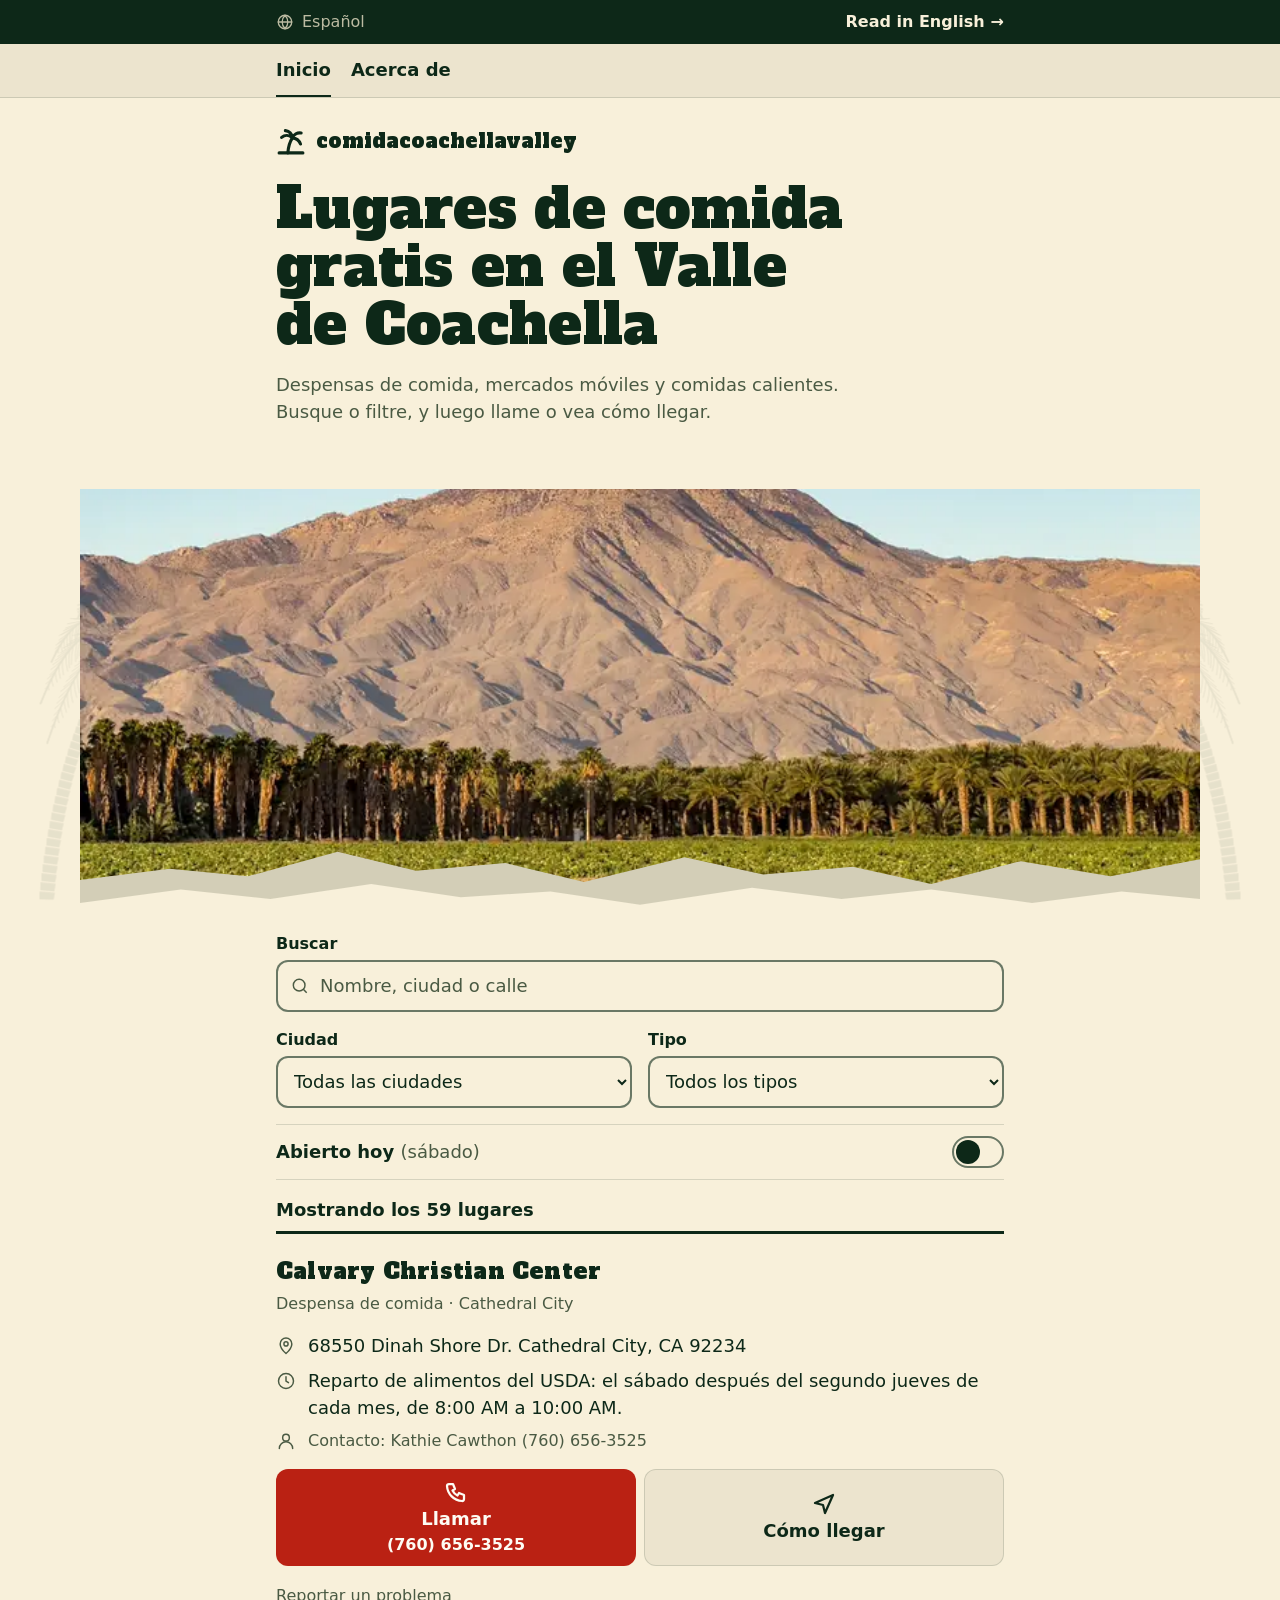
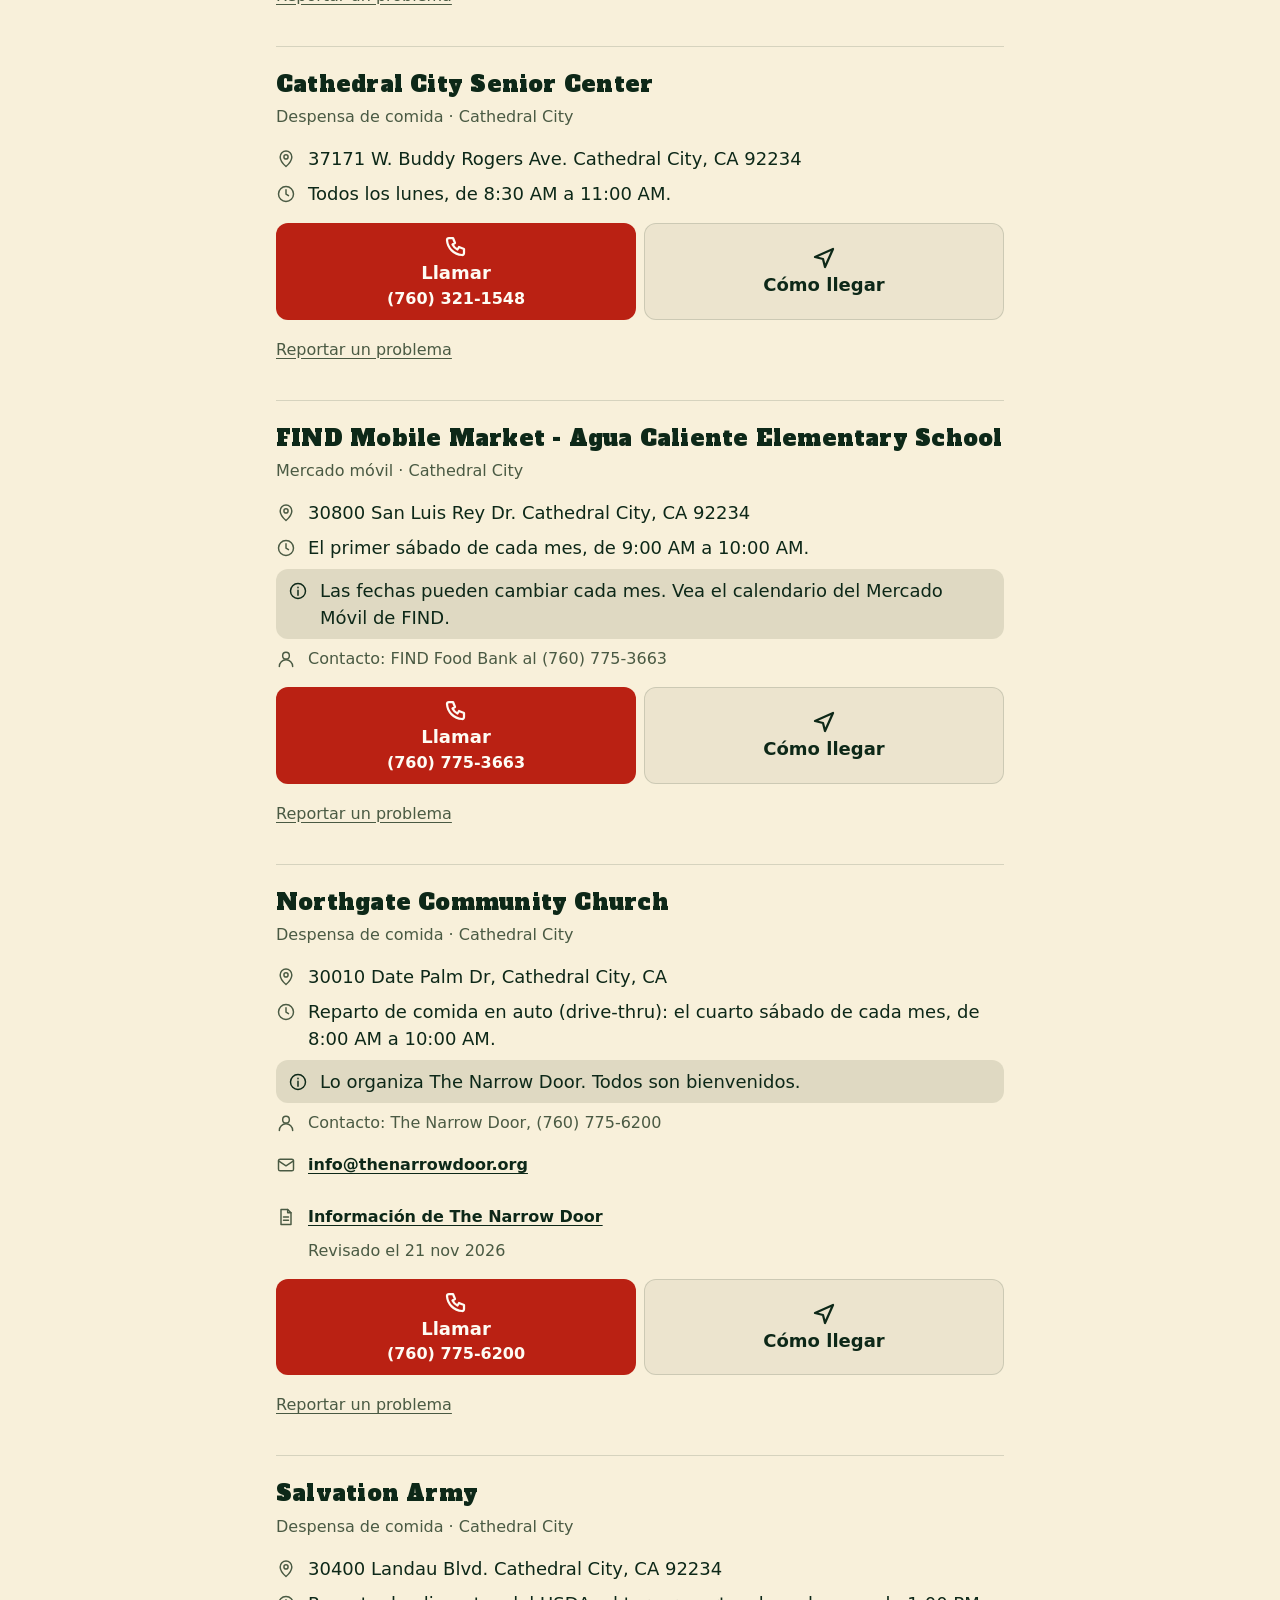
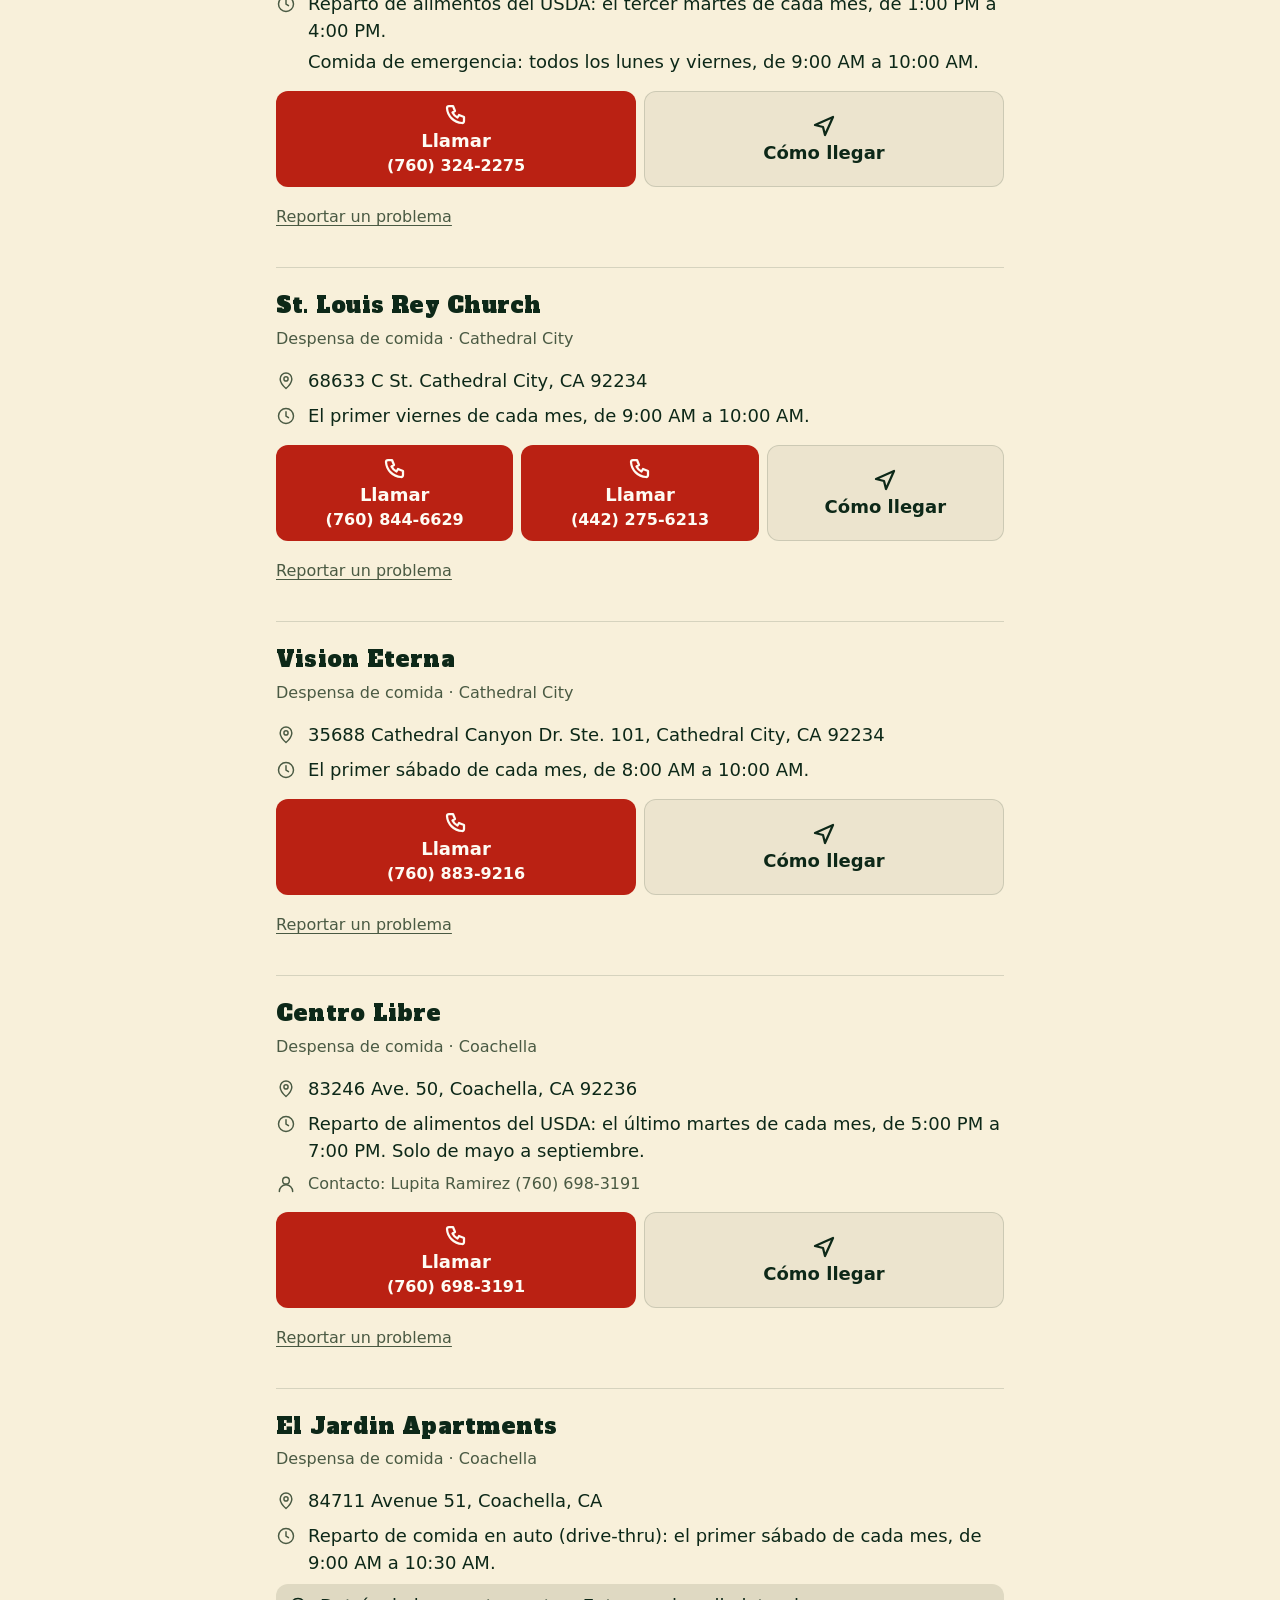
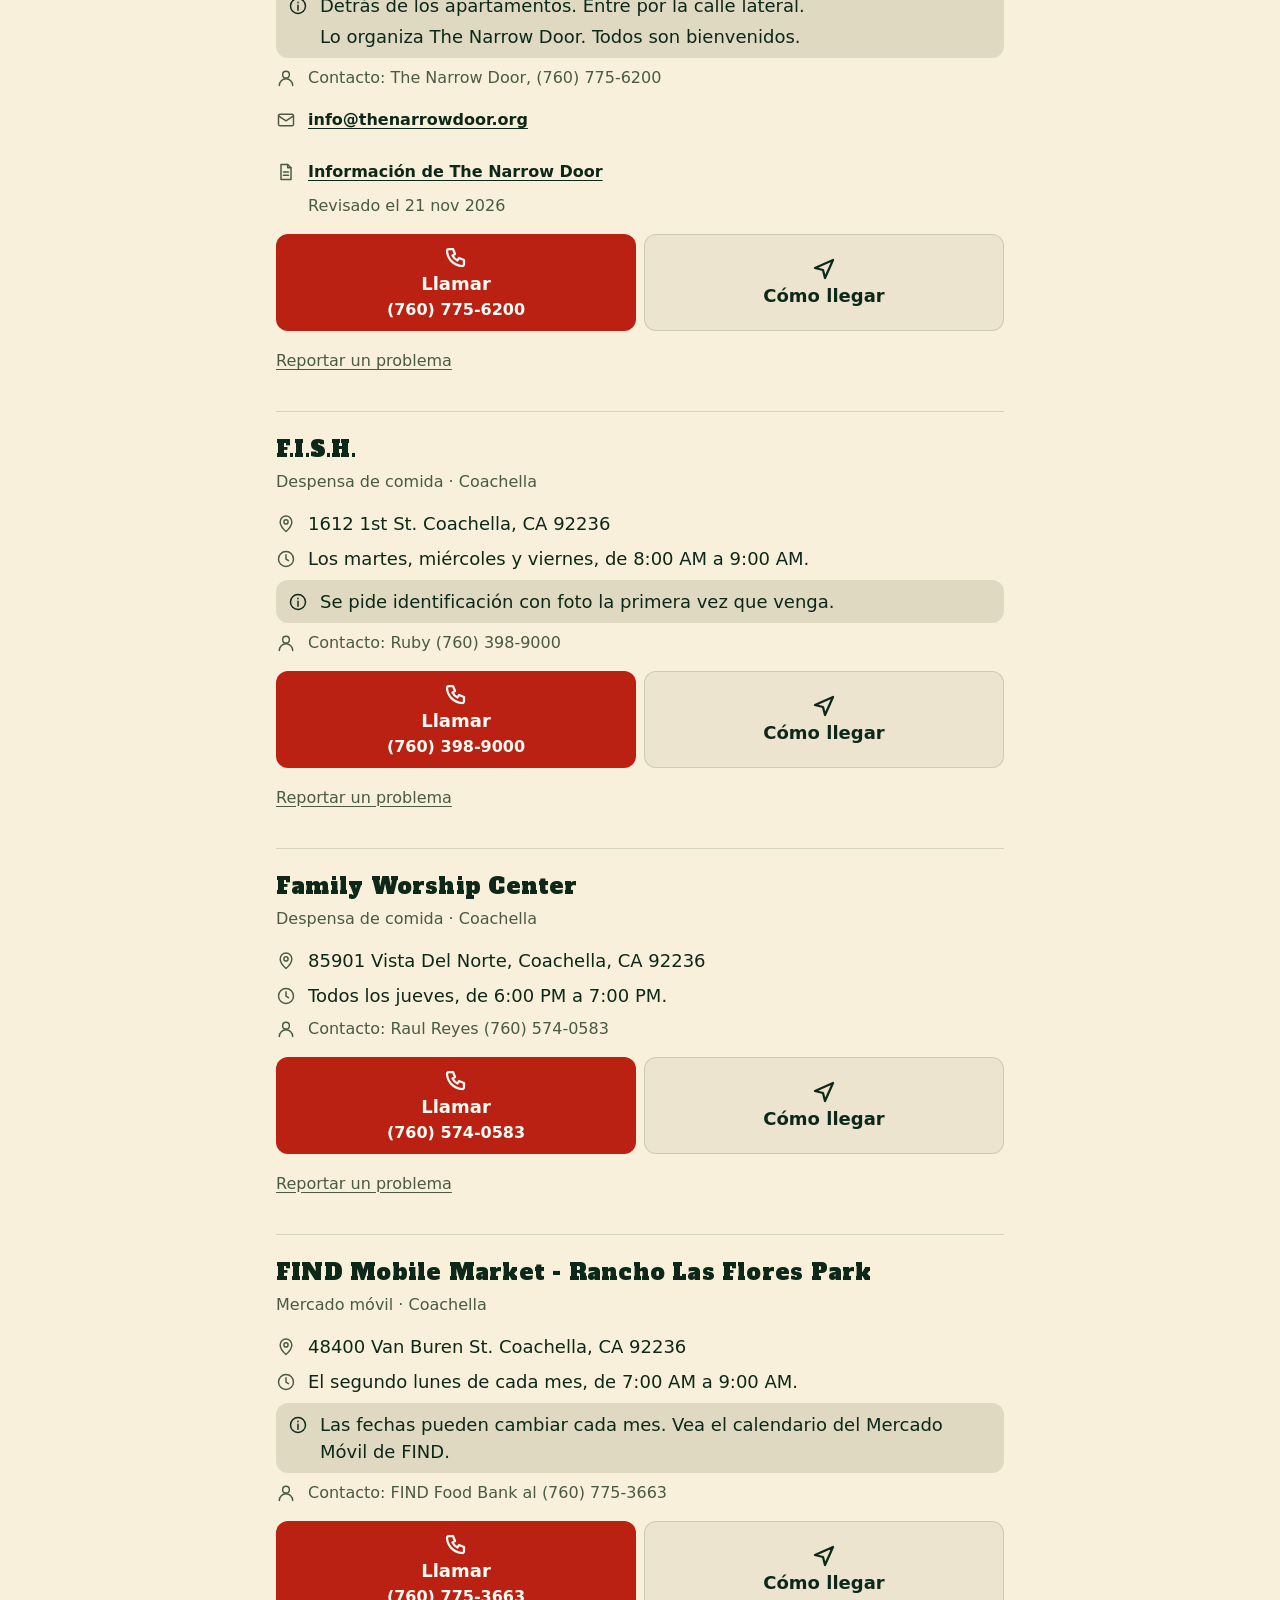
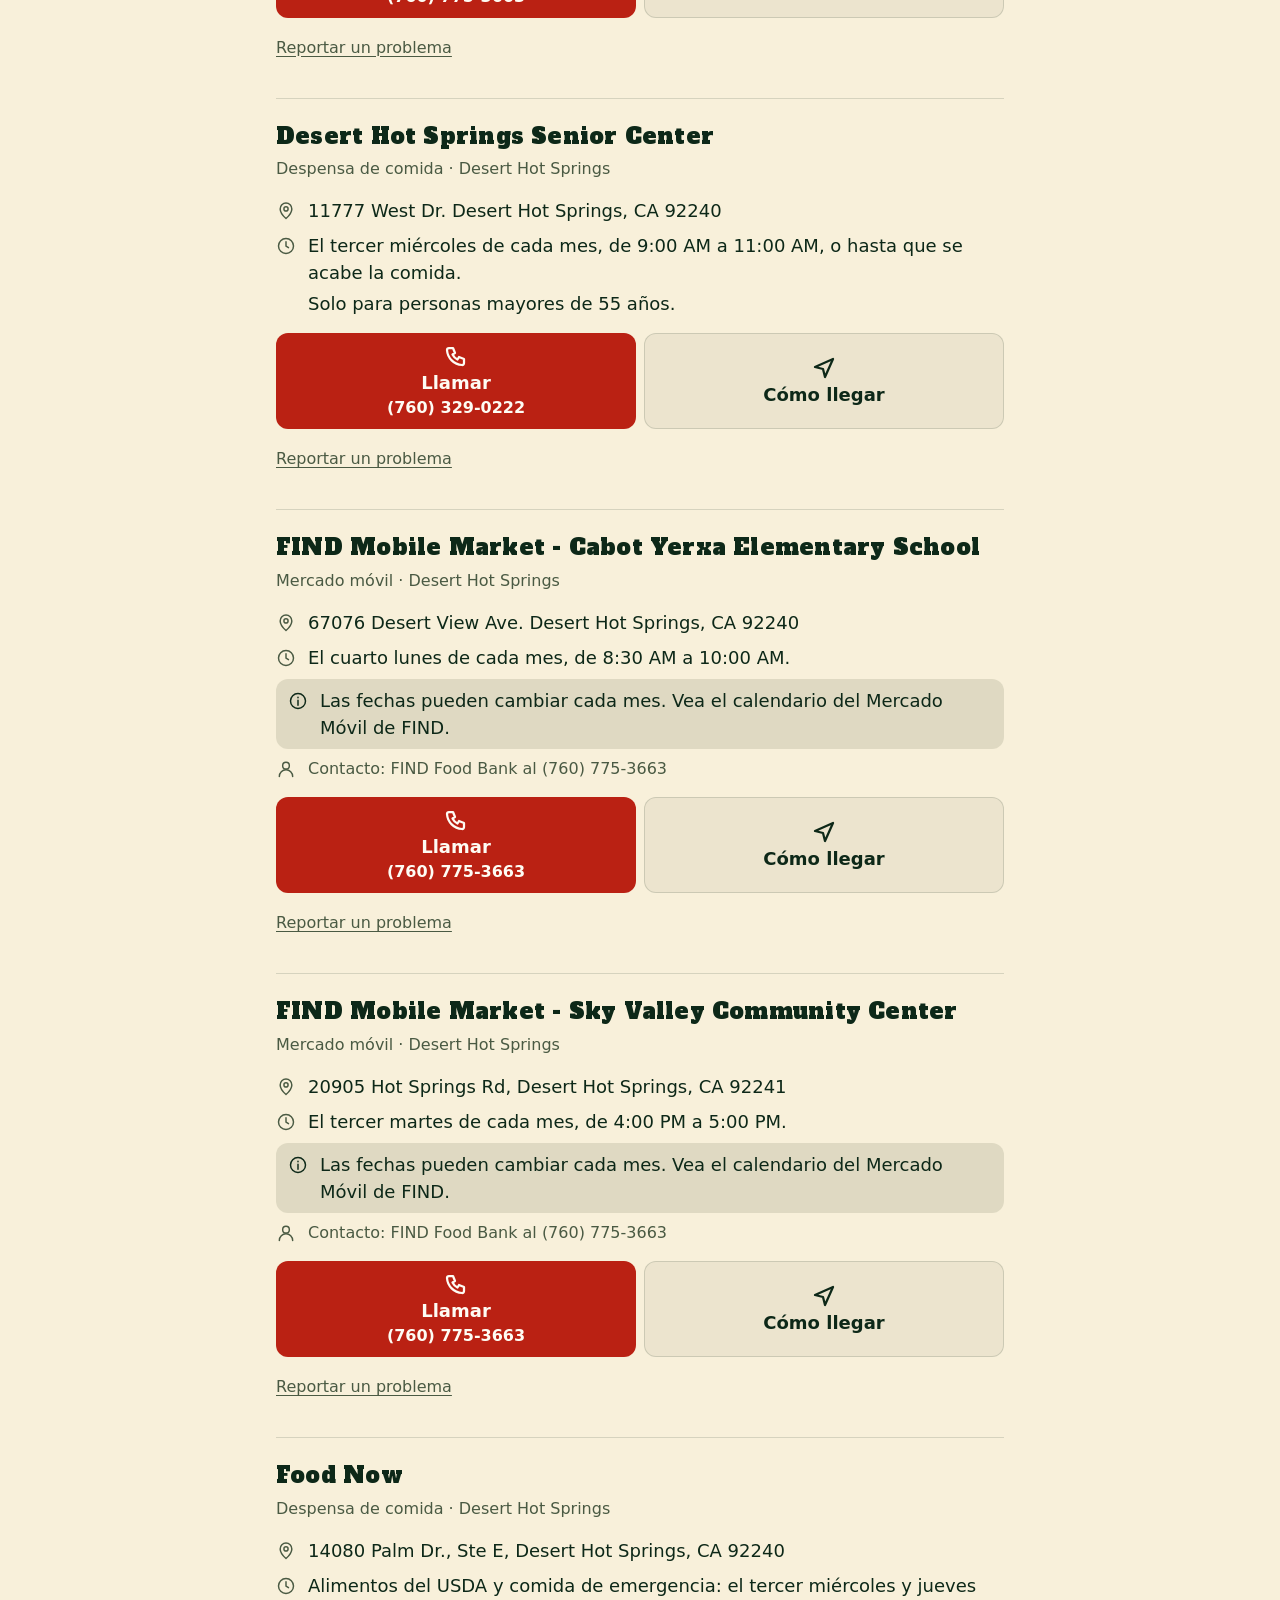
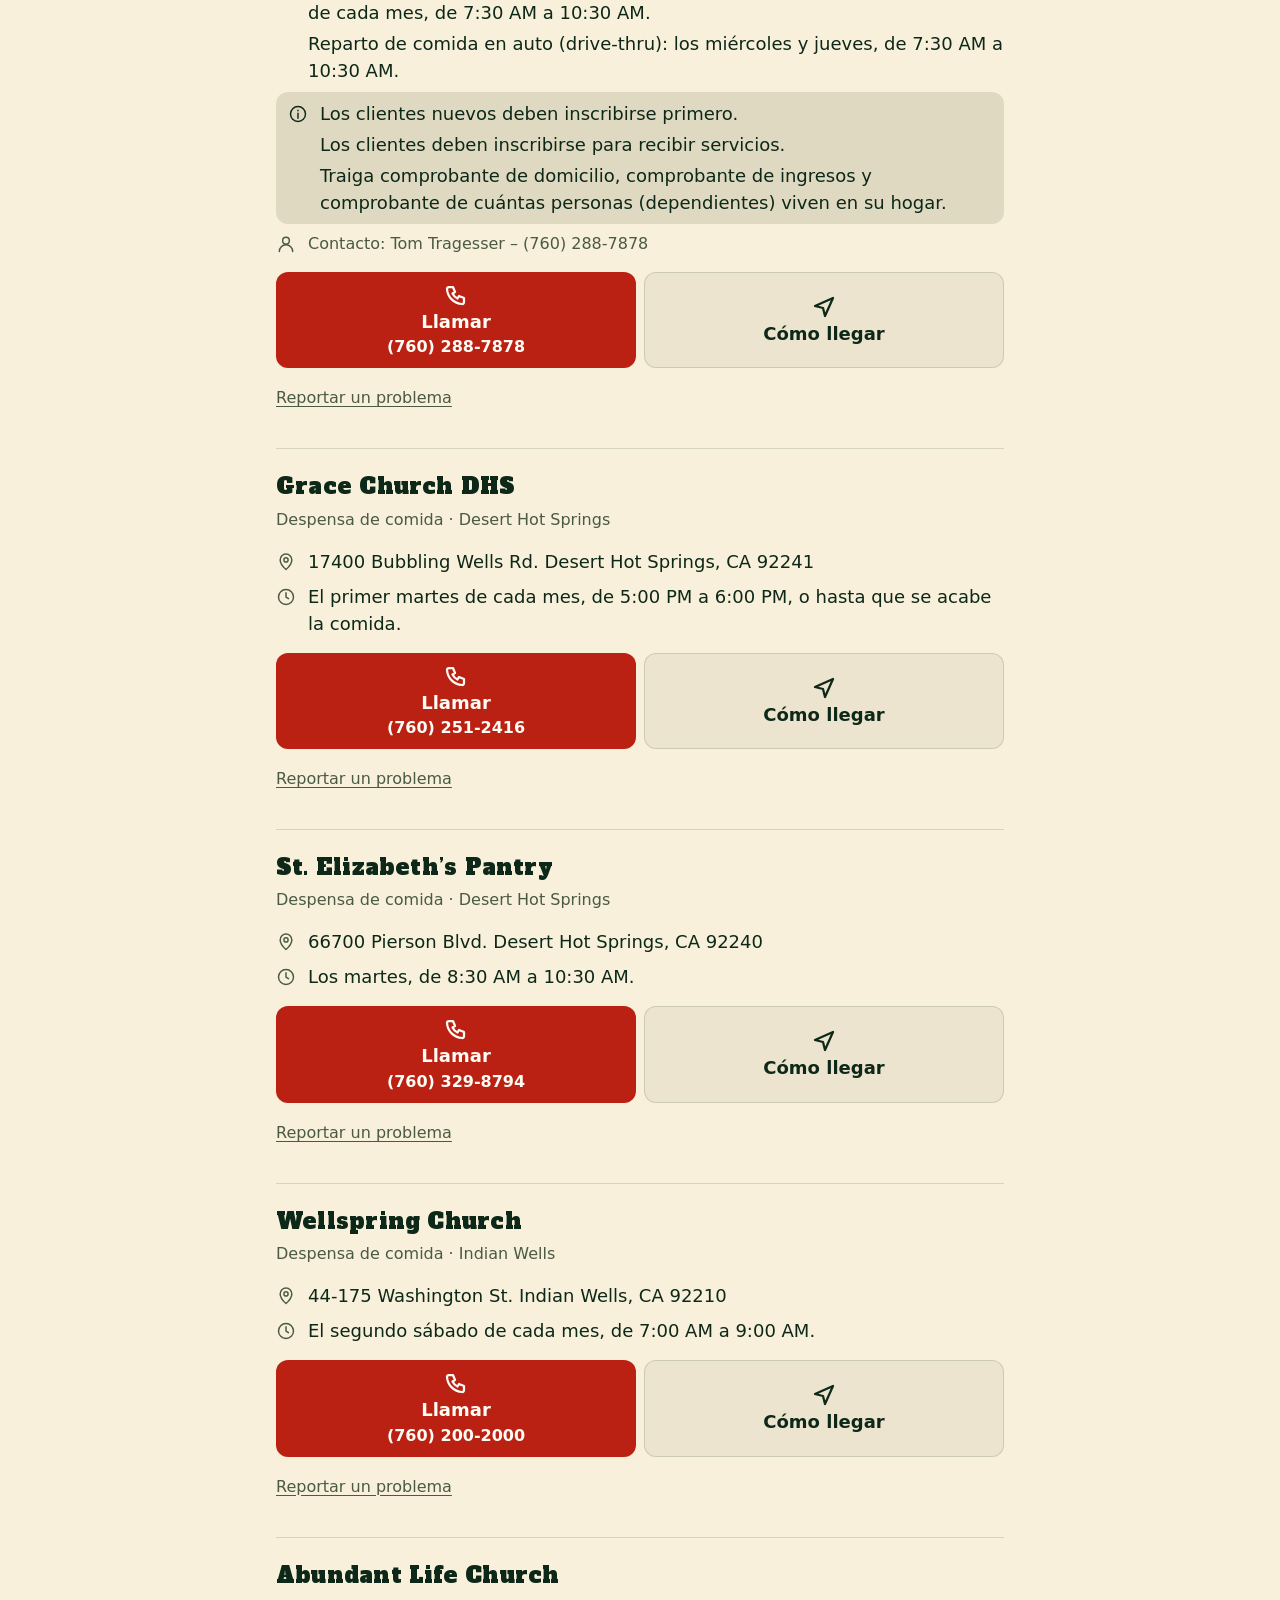
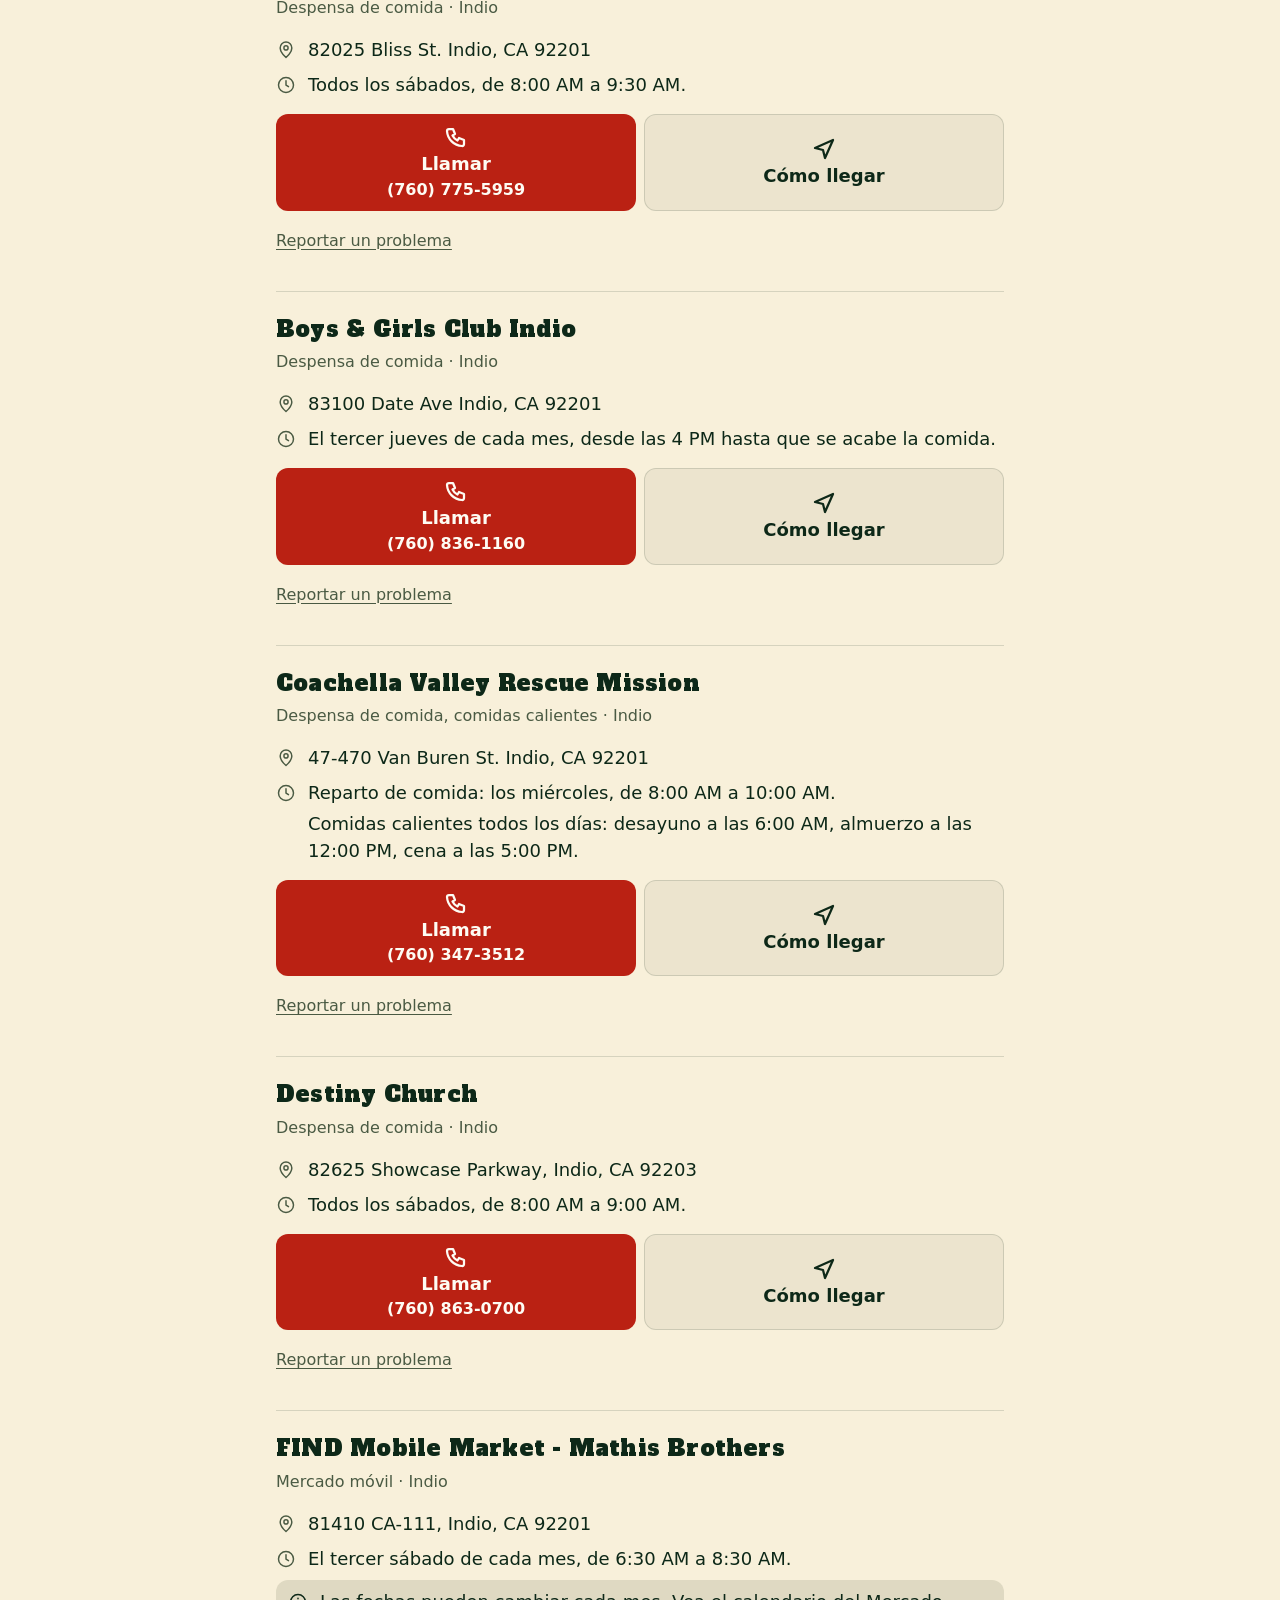
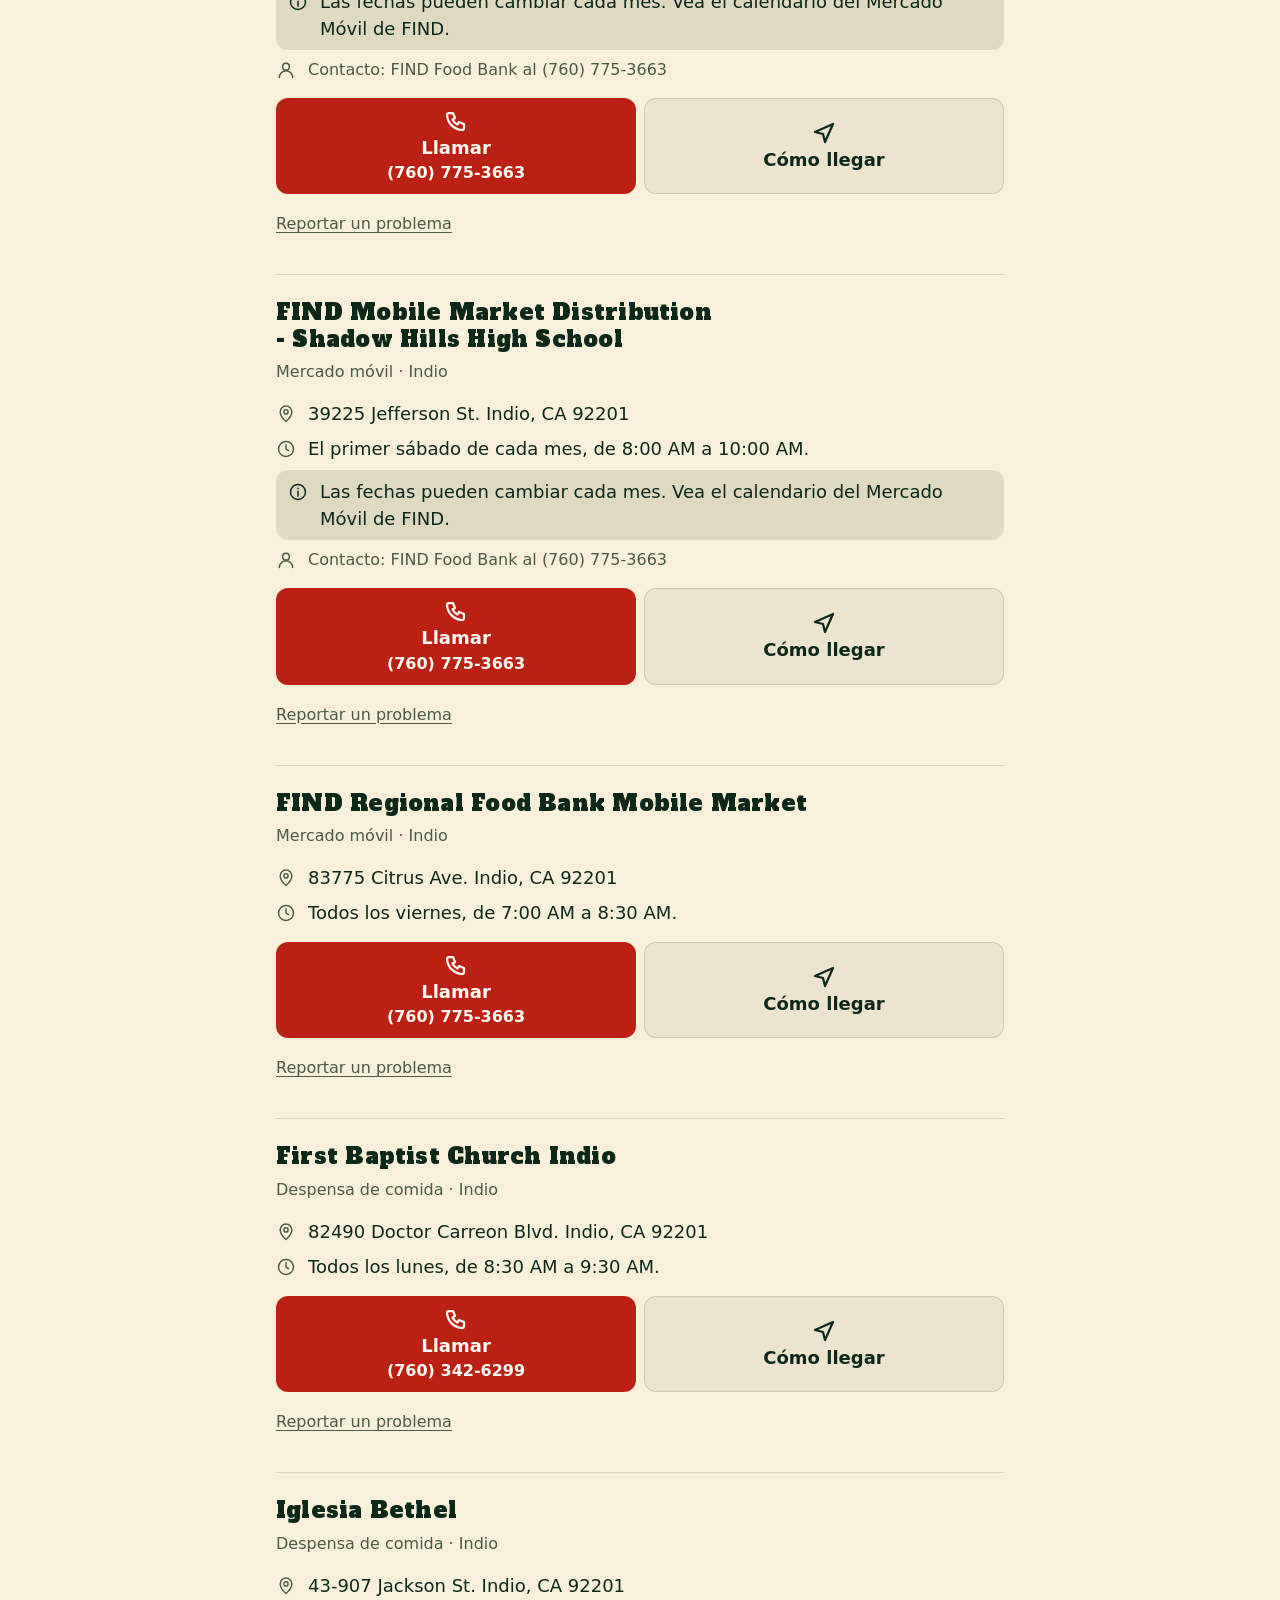
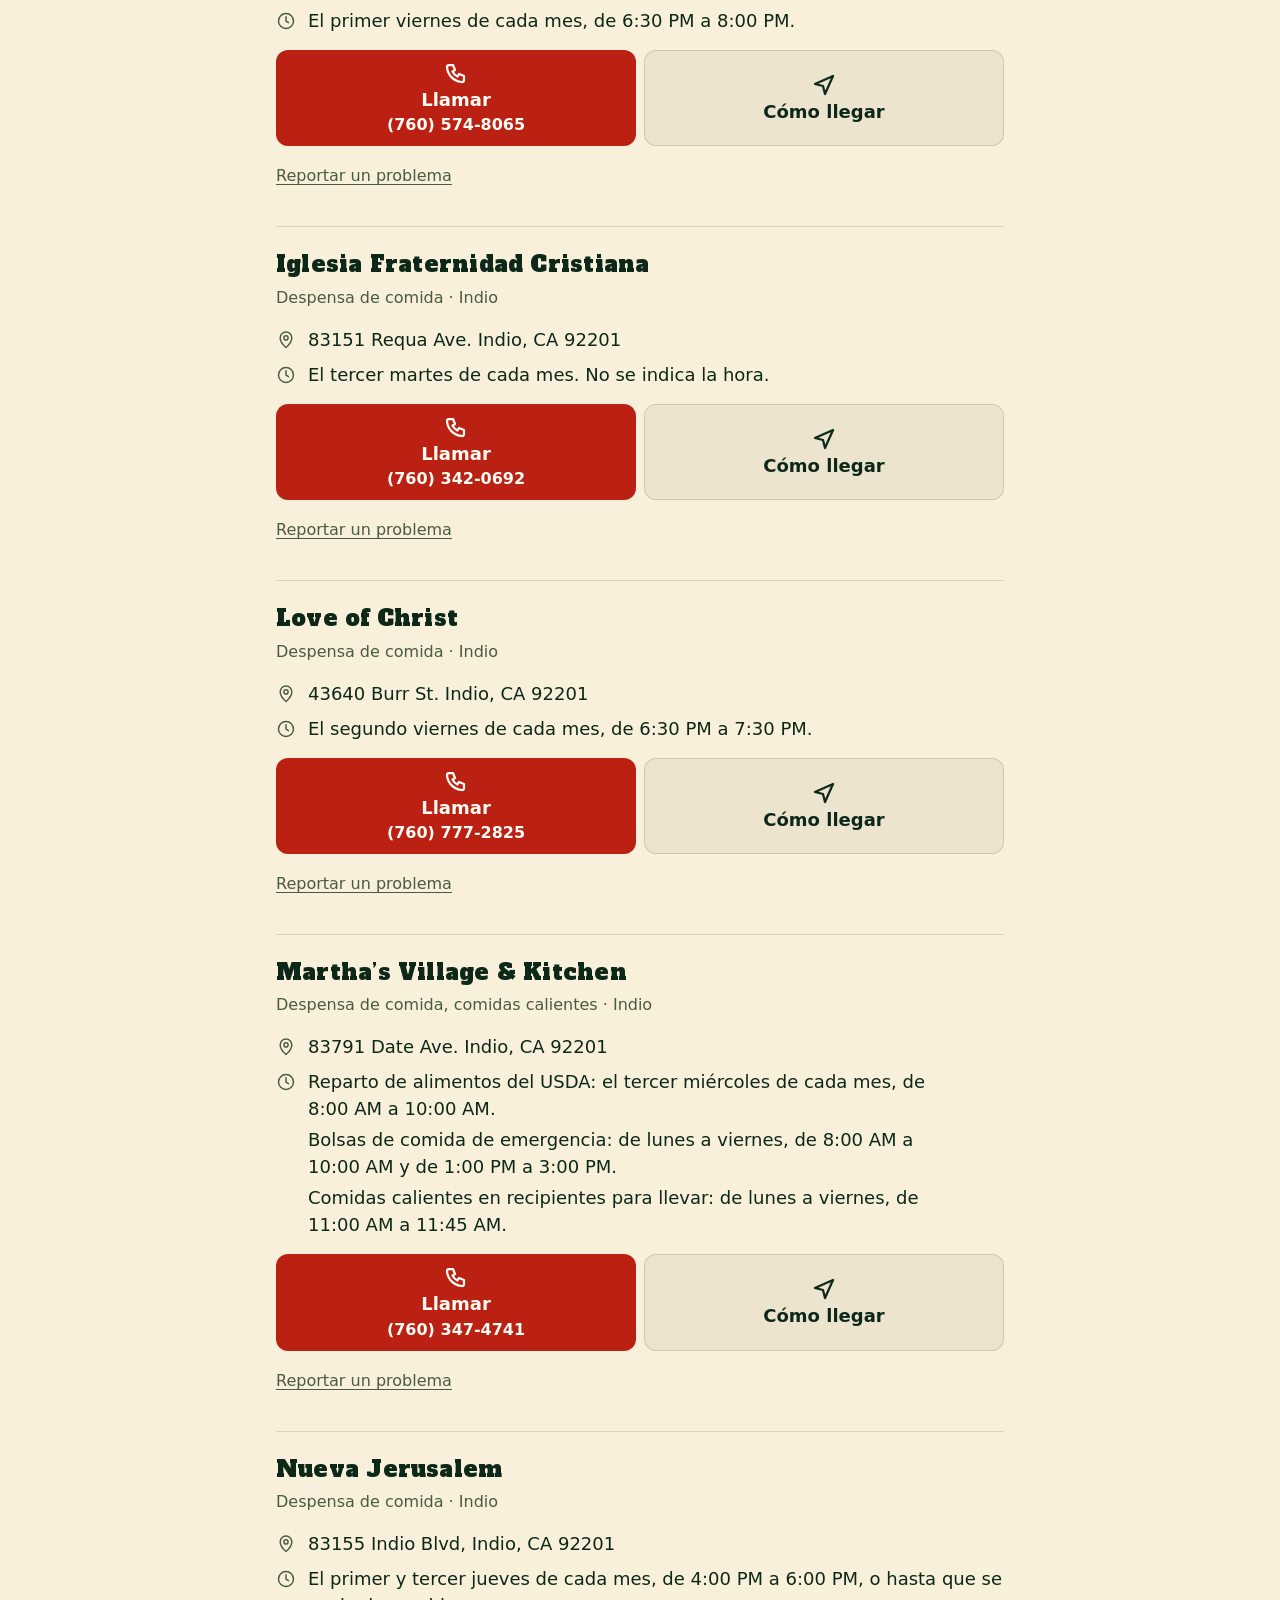
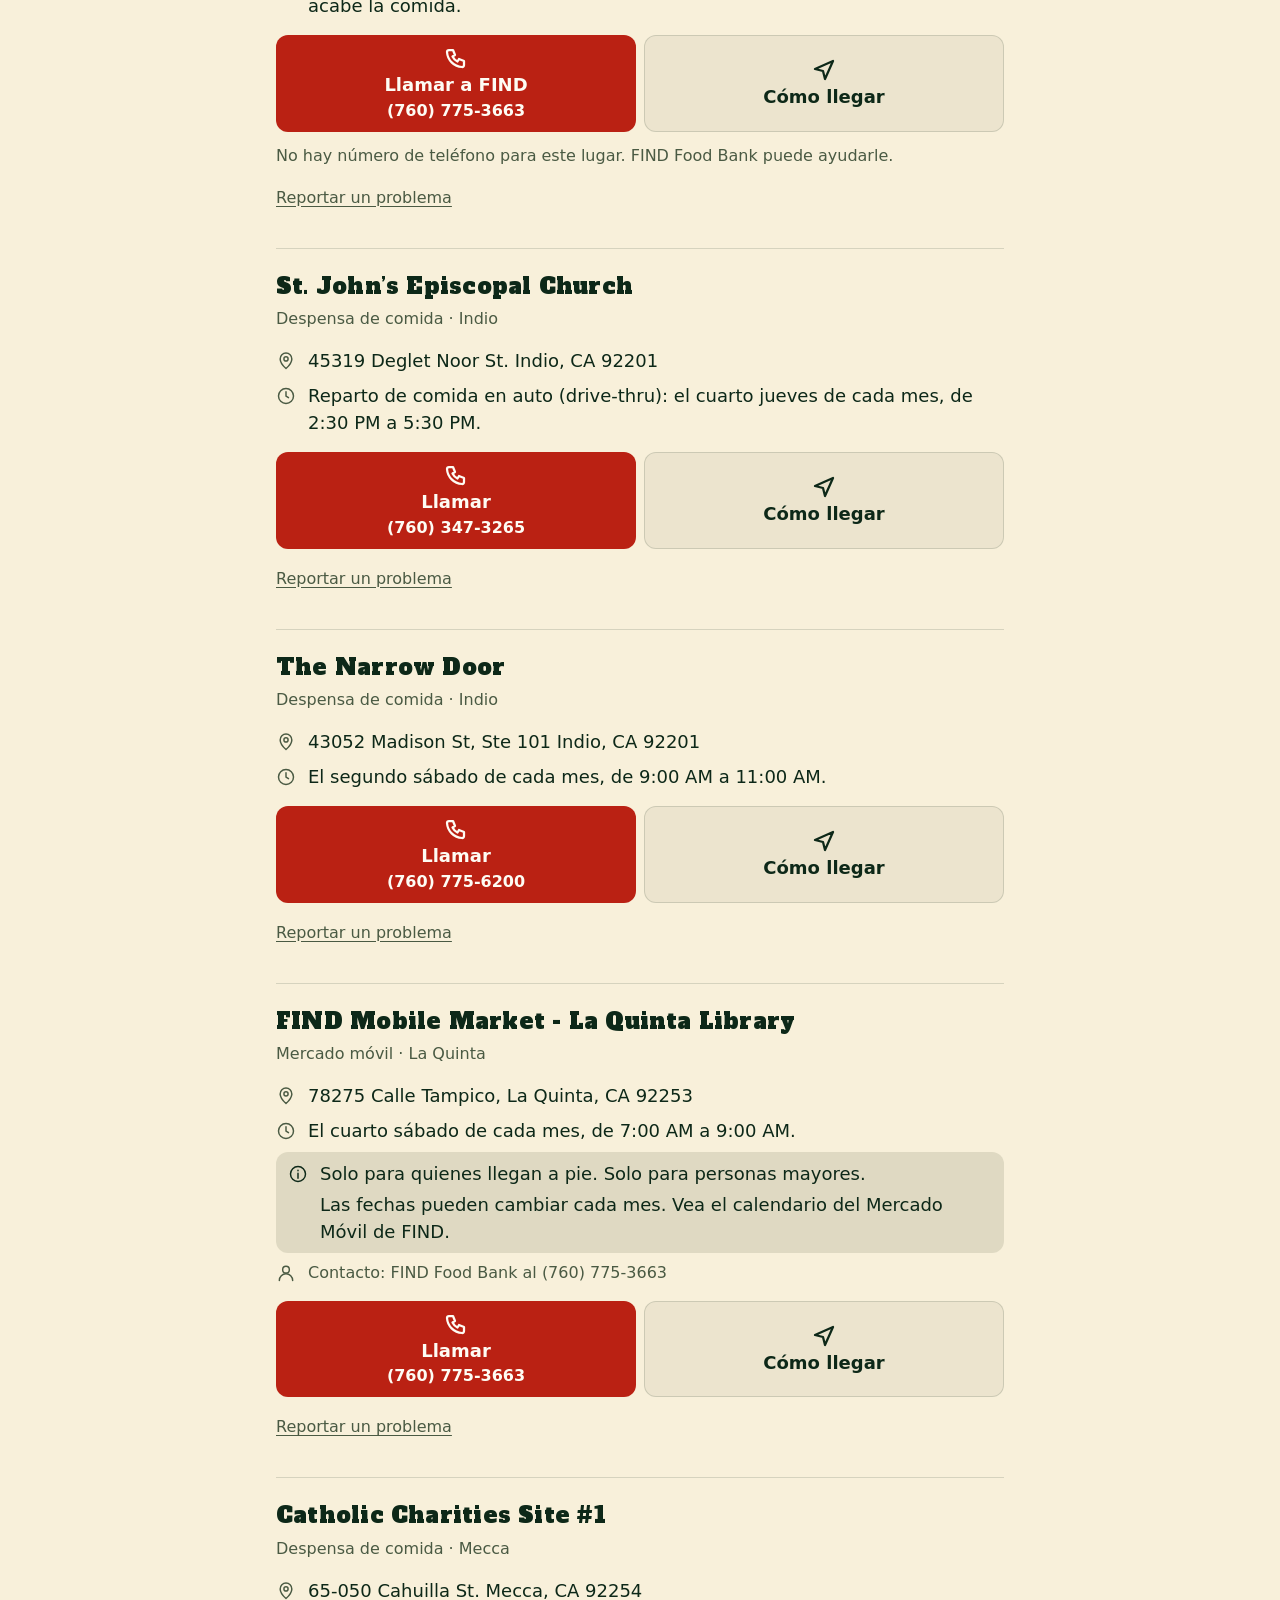
<file: es/index.html>
<!DOCTYPE html>
<html lang="es">
<head>
<meta charset="utf-8">
<meta name="viewport" content="width=device-width, initial-scale=1">
<title>comidacoachellavalley</title>
<link rel="canonical" href="https://comidacoachellavalley.github.io/">
<meta http-equiv="refresh" content="0; url=../">
</head>
<body>
<p><a href="../">Comida gratis en el Valle de Coachella</a></p>
</body>
</html>
</file>
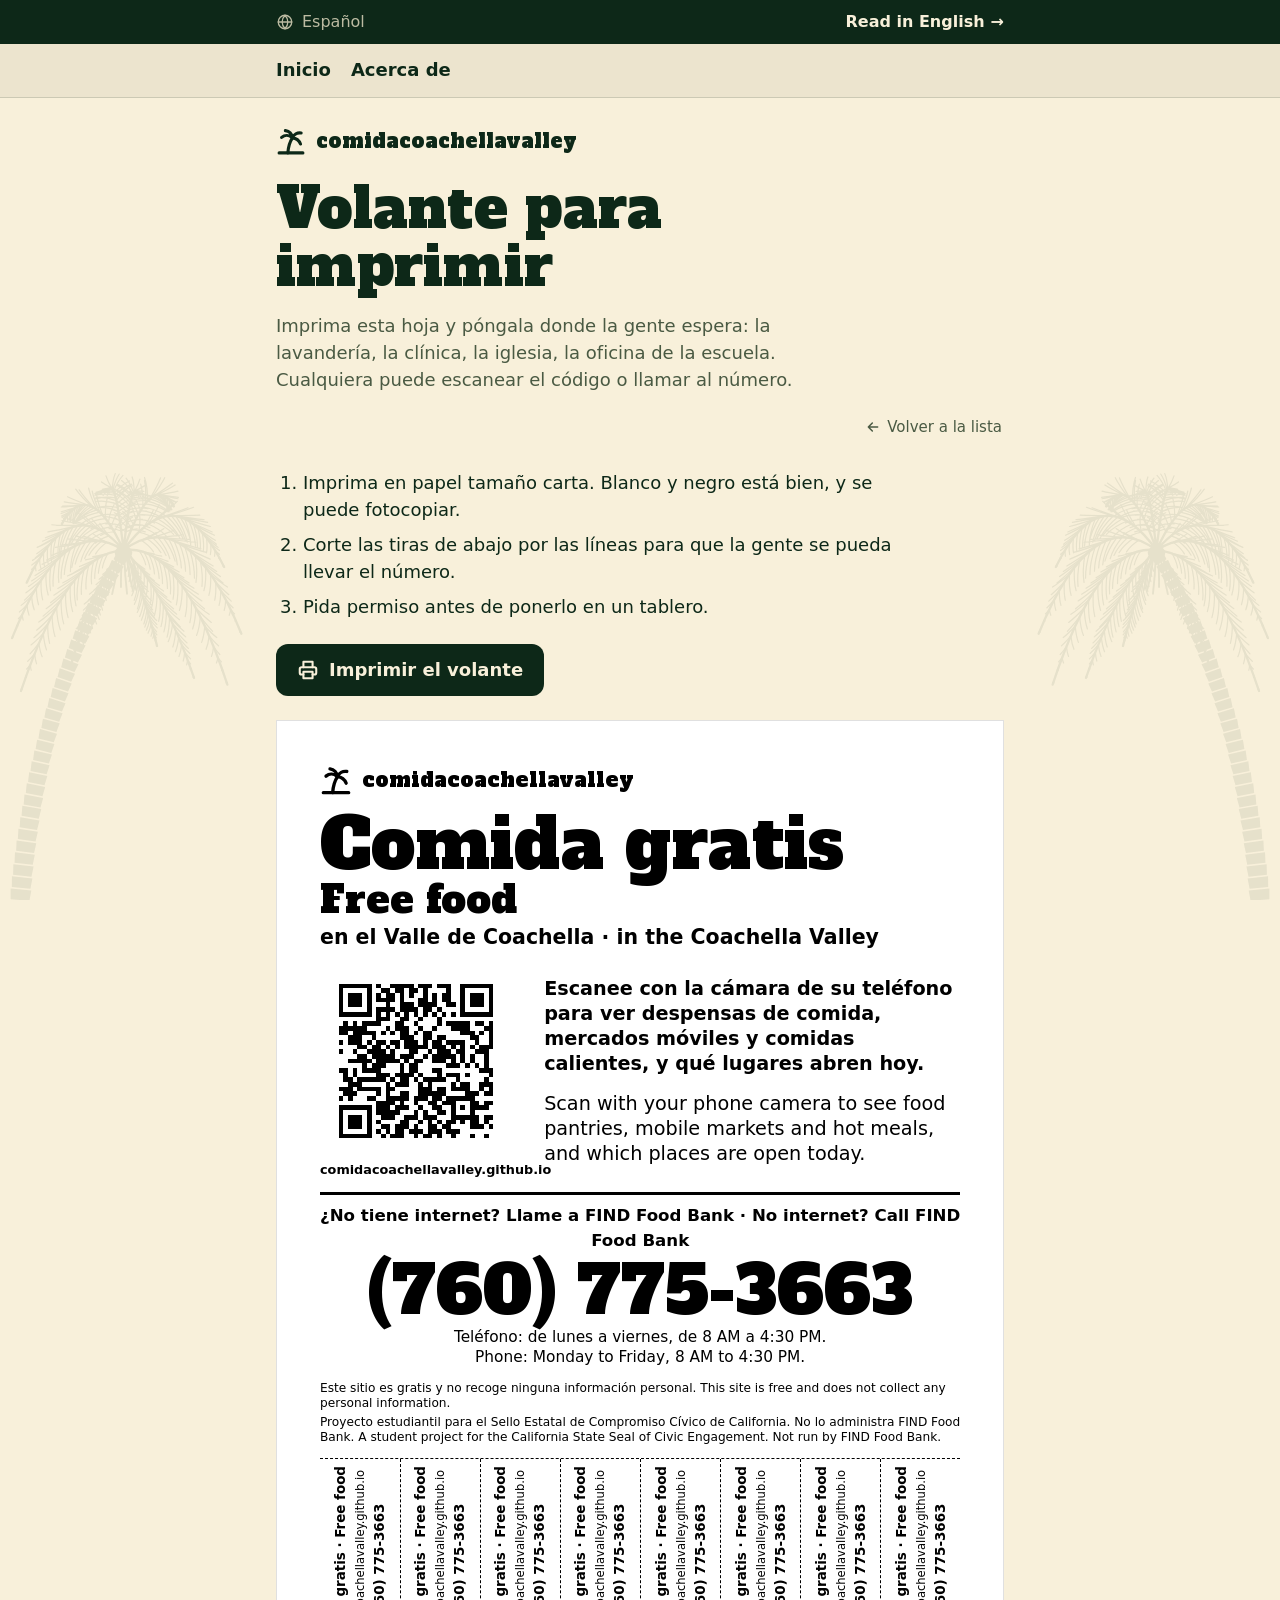
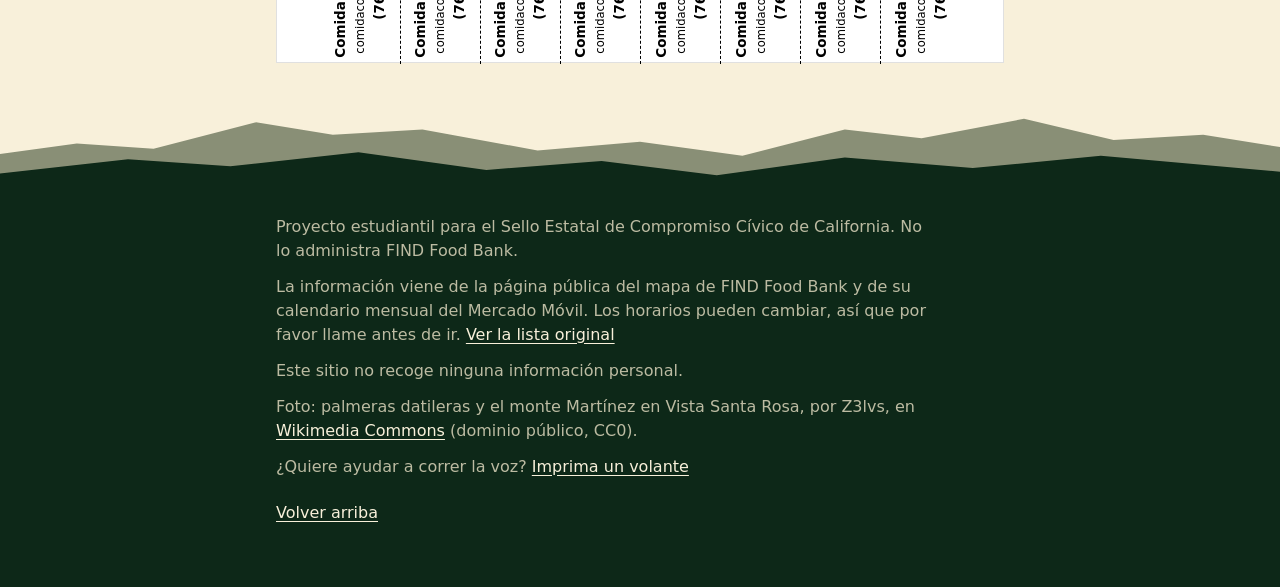
<file: flyer/index.html>
<!DOCTYPE html>
<html lang="es">
<head>
<meta charset="utf-8">
<meta name="viewport" content="width=device-width, initial-scale=1">
<meta name="color-scheme" content="light dark">
<title>Volante para imprimir | comidacoachellavalley</title>
<meta name="description" content="Imprima un volante con un código QR y el teléfono de FIND Food Bank para ayudar a que la gente encuentre comida gratis.">
<!-- GENERATED by scripts/build.py from src/ and i18n/. Edit those, then run the build; do not edit this file by hand. -->
<link rel="canonical" href="https://comidacoachellavalley.github.io/flyer/">
<link rel="alternate" hreflang="es" href="https://comidacoachellavalley.github.io/flyer/">
<link rel="alternate" hreflang="en" href="https://comidacoachellavalley.github.io/en/flyer/">
<link rel="alternate" hreflang="x-default" href="https://comidacoachellavalley.github.io/flyer/">

<!-- Open Graph: how the link looks when shared in WhatsApp, Facebook, texts, etc. -->
<meta property="og:type" content="website">
<meta property="og:site_name" content="comidacoachellavalley">
<meta property="og:title" content="Volante para imprimir · Printable flyer">
<meta property="og:description" content="Imprima un volante con un código QR y el teléfono de FIND Food Bank para ayudar a que la gente encuentre comida gratis.">
<meta property="og:url" content="https://comidacoachellavalley.github.io/flyer/">
<meta property="og:image" content="https://comidacoachellavalley.github.io/og-image.jpg">
<meta property="og:image:width" content="1200">
<meta property="og:image:height" content="630">
<meta property="og:image:alt" content="comidacoachellavalley: Comida gratis en el Valle de Coachella. Free food in the Coachella Valley.">
<meta property="og:locale" content="es_US">
<meta property="og:locale:alternate" content="en_US">
<meta name="twitter:card" content="summary_large_image">

<link rel="icon" href="../favicon.svg" type="image/svg+xml">
<link rel="icon" href="../favicon-32.png" sizes="32x32" type="image/png">
<link rel="apple-touch-icon" href="../apple-touch-icon.png">
<meta name="theme-color" content="#f9f0da" media="(prefers-color-scheme: light)">
<meta name="theme-color" content="#091d15" media="(prefers-color-scheme: dark)">
<link rel="preload" href="../fonts/alfa-slab-one-latin.woff2" as="font" type="font/woff2" crossorigin>
<link rel="stylesheet" href="../styles.css">


</head>
<body class="page-flyer" data-report="https://github.com/comidacoachellavalley/comidacoachellavalley.github.io/issues/new">
<a class="skip" href="#flyer">Ir a la lista</a>

<nav class="langbar" aria-label="Idioma / Language">
  <div class="langbar-in">
    <span class="lb-cur" lang="es"><svg aria-hidden="true" viewBox="0 0 24 24" fill="none" stroke="currentColor" stroke-width="2" stroke-linecap="round" stroke-linejoin="round"><circle cx="12" cy="12" r="9"/><path d="M3 12h18M12 3c2.5 2.7 3.8 5.7 3.8 9s-1.3 6.3-3.8 9c-2.5-2.7-3.8-5.7-3.8-9S9.5 5.7 12 3z"/></svg>Español</span>
    <a class="lb-other" href="../en/flyer/" lang="en" hreflang="en">Read in English <span aria-hidden="true">→</span></a>
  </div>
</nav>
<nav class="sitenav" aria-label="Menú del sitio"><ul><li><a href="../">Inicio</a></li><li><a href="../about/">Acerca de</a></li></ul></nav>
<div id="notice" class="notice" role="status" hidden></div>

<header class="site">
  <div class="top">
    <div class="logo">
      <span class="mark" aria-hidden="true"><svg viewBox="0 0 24 24" fill="none" stroke="currentColor" stroke-width="2.5" stroke-linecap="round" stroke-linejoin="round"><path d="M9.5 21.5c.3-4.6 1.4-8.6 3.6-12"/><path d="M13.1 9.5c-2.6-2.4-6-2.6-8.6-.4M13.1 9.5c-.4-3-2.6-5.4-5.6-5.8M13.1 9.5c1.2-2.8 4-4.4 7-3.9M13.1 9.5c2.9.3 5.4 2.2 6.5 4.9"/><path d="M2.5 21.5h19"/></svg></span>
      <span>comidacoachellavalley</span>
    </div>
  </div>
  <h1>Volante para imprimir</h1>
  <p class="lead">Imprima esta hoja y póngala donde la gente espera: la lavandería, la clínica, la iglesia, la oficina de la escuela. Cualquiera puede escanear el código o llamar al número.</p>
</header>

<main id="flyer">
  <a class="back" href="../"><svg aria-hidden="true" viewBox="0 0 24 24" fill="none" stroke="currentColor" stroke-width="2.25" stroke-linecap="round" stroke-linejoin="round"><path d="M19 12H5M11 6l-6 6 6 6"/></svg><span>Volver a la lista</span></a>
  <ol class="flyer-steps">
    <li>Imprima en papel tamaño carta. Blanco y negro está bien, y se puede fotocopiar.</li>
    <li>Corte las tiras de abajo por las líneas para que la gente se pueda llevar el número.</li>
    <li>Pida permiso antes de ponerlo en un tablero.</li>
  </ol>
  <button type="button" id="print" class="btn print"><svg aria-hidden="true" viewBox="0 0 24 24" fill="none" stroke="currentColor" stroke-width="2.25" stroke-linecap="round" stroke-linejoin="round"><path d="M7 9V3h10v6"/><path d="M7 17H5a2 2 0 0 1-2-2v-4a2 2 0 0 1 2-2h14a2 2 0 0 1 2 2v4a2 2 0 0 1-2 2h-2"/><rect x="7" y="14" width="10" height="7"/></svg><span>Imprimir el volante</span></button>
  <noscript><p class="hint">Para imprimir, use el menú de su navegador (Ctrl+P o ⌘P).</p></noscript>

  <article class="sheet" aria-label="Vista previa del volante">
    <div class="sheet-in">
      <div class="sheet-logo"><span class="sheet-mark" aria-hidden="true"><svg viewBox="0 0 24 24" fill="none" stroke="currentColor" stroke-width="2.5" stroke-linecap="round" stroke-linejoin="round"><path d="M9.5 21.5c.3-4.6 1.4-8.6 3.6-12"/><path d="M13.1 9.5c-2.6-2.4-6-2.6-8.6-.4M13.1 9.5c-.4-3-2.6-5.4-5.6-5.8M13.1 9.5c1.2-2.8 4-4.4 7-3.9M13.1 9.5c2.9.3 5.4 2.2 6.5 4.9"/><path d="M2.5 21.5h19"/></svg></span><span>comidacoachellavalley</span></div>
      <div class="sheet-head">
        <p class="sheet-h1" lang="es">Comida gratis</p>
        <p class="sheet-h2" lang="en">Free food</p>
        <p class="sheet-place"><span lang="es">en el Valle de Coachella</span> · <span lang="en">in the Coachella Valley</span></p>
      </div>
      <div class="sheet-scan">
        <figure class="sheet-qr">
          <img src="../images/qr-site.svg" alt="Código QR que abre comidacoachellavalley.github.io">
          <figcaption>comidacoachellavalley.github.io</figcaption>
        </figure>
        <div class="sheet-scan-text">
          <p lang="es">Escanee con la cámara de su teléfono para ver despensas de comida, mercados móviles y comidas calientes, y qué lugares abren hoy.</p>
          <p lang="en">Scan with your phone camera to see food pantries, mobile markets and hot meals, and which places are open today.</p>
        </div>
      </div>
      <div class="sheet-call">
        <p class="sheet-call-lead"><span lang="es">¿No tiene internet? Llame a FIND Food Bank</span> · <span lang="en">No internet? Call FIND Food Bank</span></p>
        <p class="sheet-tel">(760) 775-3663</p>
        <p class="sheet-hours"><span lang="es">Teléfono: de lunes a viernes, de 8 AM a 4:30 PM.</span><span lang="en">Phone: Monday to Friday, 8 AM to 4:30 PM.</span></p>
      </div>
      <div class="sheet-small">
        <p><span lang="es">Este sitio es gratis y no recoge ninguna información personal.</span> <span lang="en">This site is free and does not collect any personal information.</span></p>
        <p><span lang="es">Proyecto estudiantil para el Sello Estatal de Compromiso Cívico de California. No lo administra FIND Food Bank.</span> <span lang="en">A student project for the California State Seal of Civic Engagement. Not run by FIND Food Bank.</span></p>
      </div>
      <div class="sheet-strips" aria-hidden="true">
        <div class="strip"><p><b>Comida gratis · Free food</b><span>comidacoachellavalley.github.io</span><span class="tel">(760) 775-3663</span></p></div>
        <div class="strip"><p><b>Comida gratis · Free food</b><span>comidacoachellavalley.github.io</span><span class="tel">(760) 775-3663</span></p></div>
        <div class="strip"><p><b>Comida gratis · Free food</b><span>comidacoachellavalley.github.io</span><span class="tel">(760) 775-3663</span></p></div>
        <div class="strip"><p><b>Comida gratis · Free food</b><span>comidacoachellavalley.github.io</span><span class="tel">(760) 775-3663</span></p></div>
        <div class="strip"><p><b>Comida gratis · Free food</b><span>comidacoachellavalley.github.io</span><span class="tel">(760) 775-3663</span></p></div>
        <div class="strip"><p><b>Comida gratis · Free food</b><span>comidacoachellavalley.github.io</span><span class="tel">(760) 775-3663</span></p></div>
        <div class="strip"><p><b>Comida gratis · Free food</b><span>comidacoachellavalley.github.io</span><span class="tel">(760) 775-3663</span></p></div>
        <div class="strip"><p><b>Comida gratis · Free food</b><span>comidacoachellavalley.github.io</span><span class="tel">(760) 775-3663</span></p></div>
      </div>
    </div>
  </article>
</main>

<svg class="ridge-top" viewBox="0 0 1000 100" preserveAspectRatio="none" aria-hidden="true" focusable="false"><path class="back" d="M0 88V58L60 46 120 52 200 22 260 36 330 30 420 54 500 44 580 60 660 30 720 40 800 18 870 42 940 36 1000 50V88H0Z"/><path class="front" d="M0 100V80L100 64 180 72 280 56 380 76 470 66 560 82 660 62 760 74 860 60 1000 78V100Z"/></svg>
<div class="band">


<footer class="site">
  <p>Proyecto estudiantil para el Sello Estatal de Compromiso Cívico de California. No lo administra FIND Food Bank.</p>
  <p><span>La información viene de la página pública del mapa de FIND Food Bank y de su calendario mensual del Mercado Móvil. Los horarios pueden cambiar, así que por favor llame antes de ir.</span>
    <a href="https://findfoodbank.org/map/" rel="noopener">Ver la lista original</a></p>
  <p>Este sitio no recoge ninguna información personal.</p>
  <p class="credit">Foto: palmeras datileras y el monte Martínez en Vista Santa Rosa, por Z3lvs, en <a href="https://commons.wikimedia.org/wiki/File:Date_Palm_Orchard,_Fan_Palms_in_Vista_Santa_Rosa,_California_and_Martinez_Mountain.jpg" rel="noopener">Wikimedia Commons</a> (dominio público, CC0).</p>
  <p>¿Quiere ayudar a correr la voz? <a href="../flyer/">Imprima un volante</a></p>
  <p><a href="#top" id="toTop">Volver arriba</a></p>
</footer>
</div>

<script type="application/json" id="i18n">{"es":{"skip":"Ir a la lista","siteName":"comidacoachellavalley","title":"Lugares de comida gratis en el Valle de Coachella","lead":"Despensas de comida, mercados móviles y comidas calientes. Busque o filtre, y luego llame o vea cómo llegar.","checkedFind":"FIND Food Bank: revisado el {date}","checkedCommunity":"Iglesias y grupos: revisado el {date}","sourceFrom":"Información de {org}","sourceChecked":"Revisado el {date}","stale":"No se ha revisado hace tiempo — llame antes de ir","callForLocation":"Llame para saber el lugar","callShort":"Llamar","callFindShort":"Llamar a FIND","reportLink":"Reportar un problema","reportAria":"Reportar un problema con {name} (abre GitHub)","reportTitle":"Problema con el lugar: {name}","reportBody":"Lugar: {name} (id {id})\n\n¿Qué está mal? Por ejemplo: horario equivocado, cerrado, dirección equivocada, teléfono equivocado.\n\n¿Qué descubrió y cómo?\n\nEsta página es pública. Por favor no escriba información personal.","openNowUntil":"Abierto ahora, hasta las {time}","closesSoon":"Cierra pronto, a las {time}","opensLater":"Abierto hoy, desde las {time}","closedToday":"Cerrado por hoy","shareLabel":"Compartir","shareAria":"Compartir {name}","shareCopied":"Datos de {name} copiados","nearOn":"Ordenar por distancia desde mí","nearOff":"Dejar de ordenar por distancia","nearNote":"Usa la ubicación de su teléfono una vez. Se queda en su teléfono: no se envía ni se guarda.","nearLocating":"Buscando su ubicación…","nearSorted":"Ordenado por distancia en línea recta desde usted. Las direcciones muestran la ruta real.","nearDenied":"La ubicación está desactivada para este sitio. Actívela en la configuración del navegador, o elija una ciudad.","nearFailed":"No se pudo encontrar su ubicación. Elija una ciudad.","distAbout":"a unos {n} mi","distApprox":"a unos {n} mi (el punto en el mapa es aproximado)","alertLabel":"Aviso","months":["ene","feb","mar","abr","may","jun","jul","ago","sept","oct","nov","dic"],"toolsTitle":"Búsqueda y filtros","searchLabel":"Buscar","searchPh":"Nombre, ciudad o calle","cityLabel":"Ciudad","allCities":"Todas las ciudades","typeLabel":"Tipo","allTypes":"Todos los tipos","type_pantry":"Despensa de comida","type_mobile":"Mercado móvil","type_meals":"Comidas calientes","openToday":"Abierto hoy","clear":"Borrar filtros","contactTitle":"¿Necesita ayuda? Contacte a FIND Food Bank","contactLead":"FIND Food Bank mantiene la lista de lugares y el calendario mensual del Mercado Móvil. Pueden ayudarle si un lugar no tiene número de teléfono o si no sabe a dónde ir.","contactCall":"Llamar al (760) 775-3663","contactAddressLabel":"Dirección","contactAddress":"83775 Citrus Ave, Indio, CA 92201","contactEmailLabel":"Correo electrónico","contactHours":"Horario de teléfono: de lunes a viernes, de 8 AM a 4:30 PM.","contactCalendar":"Ver el calendario del Mercado Móvil de FIND","footer1":"Proyecto estudiantil para el Sello Estatal de Compromiso Cívico de California. No lo administra FIND Food Bank.","footer2":"La información viene de la página pública del mapa de FIND Food Bank y de su calendario mensual del Mercado Móvil. Los horarios pueden cambiar, así que por favor llame antes de ir.","footerSource":"Ver la lista original","footer3":"Este sitio no recoge ninguna información personal.","toTop":"Volver arriba","none":"Ningún lugar coincide con su búsqueda.","address":"Dirección","hours":"Horario","contact":"Contacto","email":"Correo electrónico","directions":"Cómo llegar","directionsHint":"(abre Google Maps)","ext":"ext.","noPhone":"No hay número de teléfono para este lugar. FIND Food Bank puede ayudarle.","loadError":"Lo sentimos, la lista no se pudo cargar. Por favor recargue la página.","home.docTitle":"Comida gratis en el Valle de Coachella | comidacoachellavalley","home.description":"Despensas de comida, mercados móviles y comidas calientes gratis en el Valle de Coachella. Busque por ciudad, vea qué abre hoy, llame o vea cómo llegar.","home.ogTitle":"Comida gratis en el Valle de Coachella · Free food in the Coachella Valley","home.ogDescription":"Despensas de comida, mercados móviles y comidas calientes. Busque por ciudad, vea qué abre hoy, llame o vea cómo llegar. En español e inglés.","home.ogImageAlt":"comidacoachellavalley: Comida gratis en el Valle de Coachella. Free food in the Coachella Valley.","langCurrent":"Español","langOther":"Read in English","heroAlt":"Palmeras datileras al pie del monte Martínez, en las montañas Santa Rosa.","noscript":"La búsqueda y los filtros necesitan JavaScript activado. La lista completa está abajo.","credit":"Foto: palmeras datileras y el monte Martínez en Vista Santa Rosa, por Z3lvs, en <a href=\"https://commons.wikimedia.org/wiki/File:Date_Palm_Orchard,_Fan_Palms_in_Vista_Santa_Rosa,_California_and_Martinez_Mountain.jpg\" rel=\"noopener\">Wikimedia Commons<\/a> (dominio público, CC0).","navLabel":"Idioma / Language","shortDate":"{d} {m} {y}","countAll":"Mostrando los {total} lugares","countSome":"Mostrando {n} de {total} lugares","call":"Llamar al {num}","callFind":"Llamar a FIND Food Bank {num}","unclearOne":"1 lugar tiene un horario que no dice qué días, así que \"Abierto hoy\" lo oculta.","unclearMany":"{n} lugares tienen horarios que no dicen qué días, así que \"Abierto hoy\" los oculta.","nav.home":"Inicio","navSiteLabel":"Menú del sitio","flyer.docTitle":"Volante para imprimir | comidacoachellavalley","flyer.description":"Imprima un volante con un código QR y el teléfono de FIND Food Bank para ayudar a que la gente encuentre comida gratis.","flyer.ogTitle":"Volante para imprimir · Printable flyer","flyerTitle":"Volante para imprimir","flyerLead":"Imprima esta hoja y póngala donde la gente espera: la lavandería, la clínica, la iglesia, la oficina de la escuela. Cualquiera puede escanear el código o llamar al número.","flyerStep1":"Imprima en papel tamaño carta. Blanco y negro está bien, y se puede fotocopiar.","flyerStep2":"Corte las tiras de abajo por las líneas para que la gente se pueda llevar el número.","flyerStep3":"Pida permiso antes de ponerlo en un tablero.","flyerPrint":"Imprimir el volante","flyerNoJs":"Para imprimir, use el menú de su navegador (Ctrl+P o ⌘P).","flyerPreviewLabel":"Vista previa del volante","sheetHeadline":"Comida gratis","sheetPlace":"en el Valle de Coachella","sheetScan":"Escanee con la cámara de su teléfono para ver despensas de comida, mercados móviles y comidas calientes, y qué lugares abren hoy.","sheetQrAlt":"Código QR que abre comidacoachellavalley.github.io","sheetNoInternet":"¿No tiene internet? Llame a FIND Food Bank","sheetPrivacy":"Este sitio es gratis y no recoge ninguna información personal.","footerFlyerLead":"¿Quiere ayudar a correr la voz?","footerFlyerLink":"Imprima un volante","flyer.ogDescription":"Imprima un volante con un código QR y el teléfono de FIND Food Bank para ayudar a que la gente encuentre comida gratis.","flyer.ogImageAlt":"comidacoachellavalley: Comida gratis en el Valle de Coachella. Free food in the Coachella Valley.","flyerBack":"Volver a la lista","nav.about":"Acerca de","about.docTitle":"Acerca de este sitio | comidacoachellavalley","about.description":"Quién hizo comidacoachellavalley, de dónde viene su información, qué tan accesible es y cómo reportar un problema o sugerir un lugar.","about.ogTitle":"Acerca de este sitio · About this site","about.ogDescription":"Quién hizo comidacoachellavalley, de dónde viene su información, qué tan accesible es y cómo reportar un problema o sugerir un lugar.","about.ogImageAlt":"comidacoachellavalley: Comida gratis en el Valle de Coachella. Free food in the Coachella Valley.","aboutTitle":"Acerca de este sitio","aboutLead":"Un buscador de comida gratis en el Valle de Coachella, en español e inglés.","aboutWhatTitle":"Qué es","aboutWhat1":"comidacoachellavalley enumera despensas de comida, mercados móviles y lugares con comidas calientes en el Valle de Coachella. Busque por nombre, ciudad o calle, vea qué abre hoy, y llame o vea cómo llegar.","aboutWhat2":"Lo hicieron estudiantes para el Sello Estatal de Compromiso Cívico de California. No lo administra FIND Food Bank. La meta es sencilla: encontrar comida cerca de usted debe tomar unos pocos toques. El español va primero, y el texto en español de cada lugar es nuestra propia traducción del inglés.","aboutSourceTitle":"De dónde viene la información","aboutSource1":"La mayoría de los lugares vienen del mapa público de FIND Food Bank y de su calendario mensual del Mercado Móvil. Donde los dos no coinciden, usamos el calendario.","aboutSource2":"Unos pocos lugares de iglesias y grupos comunitarios vienen del sitio web de la propia organización. Cada uno muestra de dónde sacamos la información y la fecha en que la revisamos, y muestra una advertencia si no se ha revisado en 90 días.","aboutSource3":"Cada semana un programa compara nuestra lista con la página de FIND, y lo que no coincide queda marcado para que una persona lo revise. Los horarios cambian, así que por favor llame antes de ir. Los puntos en el mapa que usa el botón de ordenar por distancia vienen de colaboradores de OpenStreetMap.","aboutAccessTitle":"Accesibilidad","aboutAccess1":"Queremos que todas las personas puedan usar este sitio. Lo que ya incluye:","aboutAccessA":"Texto y botones grandes, fáciles de tocar.","aboutAccessB":"Todo el sitio funciona con teclado, con un contorno claro que muestra dónde está, y un enlace \"saltar a la lista\" al principio.","aboutAccessC":"Colores de texto cuyo contraste revisamos, en una versión clara y una oscura que sigue a su dispositivo.","aboutAccessD":"La animación se detiene si su dispositivo está configurado para reducir el movimiento.","aboutAccessE":"La lista de lugares también aparece con JavaScript desactivado.","aboutAccess2":"Lo que todavía no hemos hecho: no hemos hecho que personas que usan lectores de pantalla u otras herramientas de apoyo prueben el sitio, así que puede haber problemas que no hemos encontrado. Si algo no le funciona, por favor avísenos.","aboutAccessLink":"Reportar un problema de accesibilidad (abre GitHub)","aboutHelpTitle":"Ayude a mantenerlo correcto","aboutHelp1":"¿Horario equivocado, un lugar que cerró, un teléfono equivocado? Cada lugar tiene un enlace \"Reportar un problema\".","aboutHelp2":"¿Conoce un lugar que falta? Un lugar se agrega solo si el sitio web de la propia organización o una fuente oficial dice que da comida gratis, con dirección, días y horarios, y la información tiene menos de un año.","aboutSuggestLink":"Sugerir un lugar (abre GitHub)","aboutHelp3":"Estos enlaces necesitan una cuenta gratuita de GitHub. Si necesita comida ahora o no puede usar GitHub, llame a FIND Food Bank:","suggestTitle":"Sugerir un lugar","suggestBody":"Nombre del lugar:\n\nDirección:\n\nDías y horarios:\n\n¿Dónde lo vio? (lo mejor es un enlace al sitio web de la organización)\n\nEsta página es pública. Por favor no escriba información personal.","a11yTitle":"Problema de accesibilidad","a11yBody":"¿Qué pasó, y en qué página?\n\n¿Qué dispositivo, navegador o herramienta usaba? (opcional)\n\nEsta página es pública. Por favor no escriba información personal."},"en":{"skip":"Skip to the list","siteName":"comidacoachellavalley","title":"Free food places in the Coachella Valley","lead":"Food pantries, mobile markets and hot meals. Search or filter, then call or get directions.","checkedFind":"FIND Food Bank: checked {date}","checkedCommunity":"Churches and groups: checked {date}","sourceFrom":"Info from {org}","sourceChecked":"Checked {date}","stale":"Not re-checked recently — call first","callForLocation":"Call for the location","callShort":"Call","callFindShort":"Call FIND","reportLink":"Report a problem","reportAria":"Report a problem with {name} (opens GitHub)","reportTitle":"Problem with listing: {name}","reportBody":"Listing: {name} (id {id})\n\nWhat is wrong? For example: wrong hours, closed, wrong address, wrong phone number.\n\nWhat did you find out, and how?\n\nThis page is public. Please do not write personal information.","openNowUntil":"Open now, until {time}","closesSoon":"Closes soon, at {time}","opensLater":"Open today, from {time}","closedToday":"Closed for today","shareLabel":"Share","shareAria":"Share {name}","shareCopied":"Details of {name} copied","nearOn":"Sort by distance from me","nearOff":"Stop sorting by distance","nearNote":"Uses your phone's location one time. It stays on your phone: it is not sent or saved.","nearLocating":"Finding your location…","nearSorted":"Sorted by straight-line distance from you. Directions show the real route.","nearDenied":"Location is off for this site. Turn it on in your browser settings, or pick a city instead.","nearFailed":"Could not find your location. Pick a city instead.","distAbout":"about {n} mi away","distApprox":"about {n} mi away (spot on the map is approximate)","alertLabel":"Notice","months":["Jan","Feb","Mar","Apr","May","Jun","Jul","Aug","Sep","Oct","Nov","Dec"],"toolsTitle":"Search and filters","searchLabel":"Search","searchPh":"Name, city or street","cityLabel":"City","allCities":"All cities","typeLabel":"Type","allTypes":"All types","type_pantry":"Food pantry","type_mobile":"Mobile market","type_meals":"Hot meals","openToday":"Open today","clear":"Clear filters","contactTitle":"Need help? Contact FIND Food Bank","contactLead":"FIND Food Bank keeps the list of places and the monthly Mobile Market calendar. They can help if a place has no phone number or if you are not sure where to go.","contactCall":"Call (760) 775-3663","contactAddressLabel":"Address","contactAddress":"83775 Citrus Ave, Indio, CA 92201","contactEmailLabel":"Email","contactHours":"Phone hours: Monday to Friday, 8 AM to 4:30 PM.","contactCalendar":"See FIND's Mobile Market calendar","footer1":"A student project for the California State Seal of Civic Engagement. Not run by FIND Food Bank.","footer2":"Information comes from FIND Food Bank's public map page and its monthly Mobile Market calendar. Hours can change, so please call before you go.","footerSource":"See the original list","footer3":"This site does not collect any personal information.","toTop":"Back to top","none":"No places match your search.","address":"Address","hours":"Hours","contact":"Contact","email":"Email","directions":"Directions","directionsHint":"(opens Google Maps)","ext":"ext.","noPhone":"No phone number is listed for this site. FIND Food Bank can help.","loadError":"Sorry, the list could not load. Please refresh the page.","home.docTitle":"Free Food in the Coachella Valley | comidacoachellavalley","home.description":"Free food pantries, mobile markets and hot meals in the Coachella Valley. Search by city, see what's open today, then call or get directions. In English and Spanish.","home.ogTitle":"Free food in the Coachella Valley · Comida gratis en el Valle de Coachella","home.ogDescription":"Food pantries, mobile markets and hot meals. Search by city, see what's open today, call or get directions. In English and Spanish.","home.ogImageAlt":"comidacoachellavalley: Free food in the Coachella Valley. Comida gratis en el Valle de Coachella.","langCurrent":"English","langOther":"Leer en español","heroAlt":"Date palms below Martinez Mountain in the Santa Rosa Mountains.","noscript":"Search and filters need JavaScript turned on. The full list is below.","credit":"Photo: date palms and Martinez Mountain in Vista Santa Rosa, by Z3lvs, on <a href=\"https://commons.wikimedia.org/wiki/File:Date_Palm_Orchard,_Fan_Palms_in_Vista_Santa_Rosa,_California_and_Martinez_Mountain.jpg\" rel=\"noopener\">Wikimedia Commons<\/a> (public domain, CC0).","navLabel":"Idioma / Language","shortDate":"{m} {d}, {y}","countAll":"Showing all {total} places","countSome":"Showing {n} of {total} places","call":"Call {num}","callFind":"Call FIND Food Bank {num}","unclearOne":"1 place has hours that do not say which days, so \"Open today\" hides it.","unclearMany":"{n} places have hours that do not say which days, so \"Open today\" hides them.","nav.home":"Home","navSiteLabel":"Site menu","flyer.docTitle":"Printable flyer | comidacoachellavalley","flyer.description":"Print a flyer with a QR code and FIND Food Bank's phone number to help people find free food.","flyer.ogTitle":"Printable flyer · Volante para imprimir","flyerTitle":"Printable flyer","flyerLead":"Print this page and post it where people wait: the laundromat, the clinic, the church, the school office. Anyone can scan the code or call the number.","flyerStep1":"Print on letter paper. Black and white is fine, and it photocopies well.","flyerStep2":"Cut the strips at the bottom along the lines so people can take the number with them.","flyerStep3":"Ask before you put it up on a board.","flyerPrint":"Print the flyer","flyerNoJs":"To print, use your browser's menu (Ctrl+P or ⌘P).","flyerPreviewLabel":"Flyer preview","sheetHeadline":"Free food","sheetPlace":"in the Coachella Valley","sheetScan":"Scan with your phone camera to see food pantries, mobile markets and hot meals, and which places are open today.","sheetQrAlt":"QR code that opens comidacoachellavalley.github.io","sheetNoInternet":"No internet? Call FIND Food Bank","sheetPrivacy":"This site is free and does not collect any personal information.","footerFlyerLead":"Want to help spread the word?","footerFlyerLink":"Print a flyer","flyer.ogDescription":"Print a flyer with a QR code and FIND Food Bank's phone number to help people find free food.","flyer.ogImageAlt":"comidacoachellavalley: Free food in the Coachella Valley. Comida gratis en el Valle de Coachella.","flyerBack":"Back to the list","nav.about":"About","about.docTitle":"About this site | comidacoachellavalley","about.description":"Who made comidacoachellavalley, where its information comes from, how accessible it is, and how to report a problem or suggest a place.","about.ogTitle":"About this site · Acerca de este sitio","about.ogDescription":"Who made comidacoachellavalley, where its information comes from, how accessible it is, and how to report a problem or suggest a place.","about.ogImageAlt":"comidacoachellavalley: Free food in the Coachella Valley. Comida gratis en el Valle de Coachella.","aboutTitle":"About this site","aboutLead":"A free food finder for the Coachella Valley, in Spanish and English.","aboutWhatTitle":"What this is","aboutWhat1":"comidacoachellavalley lists food pantries, mobile markets and places that serve hot meals across the Coachella Valley. Search by name, city or street, see what is open today, then call or get directions.","aboutWhat2":"It was made by students for the California State Seal of Civic Engagement. It is not run by FIND Food Bank. The aim is simple: finding food near you should take a few taps. Spanish comes first, and the Spanish text for each place is our own translation of the English.","aboutSourceTitle":"Where the information comes from","aboutSource1":"Most places come from FIND Food Bank's public map and its monthly Mobile Market calendar. Where the two disagree, we use the calendar.","aboutSource2":"A few places run by churches and community groups come from the organization's own website. Each one shows where its information came from and the date we checked it, and it shows a warning if it has not been checked in 90 days.","aboutSource3":"A script compares our list with FIND's page every week, and anything that differs is flagged for a person to look at. Hours change, so please call before you go. The map spots used by the \"sort by distance\" button come from OpenStreetMap contributors.","aboutAccessTitle":"Accessibility","aboutAccess1":"We want everyone to be able to use this site. What we have built in:","aboutAccessA":"Large text and buttons that are easy to tap.","aboutAccessB":"The whole site works with a keyboard, with a clear outline showing where you are, and a \"skip to the list\" link at the top.","aboutAccessC":"Text colors that we checked for contrast, in a light and a dark version that follows your device.","aboutAccessD":"Animation that stops if your device is set to reduce motion.","aboutAccessE":"The list of places also shows with JavaScript turned off.","aboutAccess2":"What we have not done yet: we have not had the site tested by people who use screen readers or other assistive tools, so there may be problems we have not found. If something does not work for you, please tell us.","aboutAccessLink":"Report an accessibility problem (opens GitHub)","aboutHelpTitle":"Help keep it right","aboutHelp1":"Wrong hours, a place that has closed, a wrong phone number? Every place has a \"Report a problem\" link.","aboutHelp2":"Know a place that is missing? A place is listed only if the organization's own website or an official source says it gives out free food, with a street address, days and times, and the information is less than a year old.","aboutSuggestLink":"Suggest a place (opens GitHub)","aboutHelp3":"These links need a free GitHub account. If you need food now or cannot use GitHub, call FIND Food Bank:","suggestTitle":"Suggest a place","suggestBody":"Name of the place:\n\nAddress:\n\nDays and times:\n\nWhere did you see this? (a link to the organization's own website is best)\n\nThis page is public. Please do not write personal information.","a11yTitle":"Accessibility problem","a11yBody":"What happened, and on which page?\n\nWhat device, browser or tool were you using? (optional)\n\nThis page is public. Please do not write personal information."}}</script>
<script src="../common.js"></script>
<script src="../flyer.js"></script>
</body>
</html>
</file>
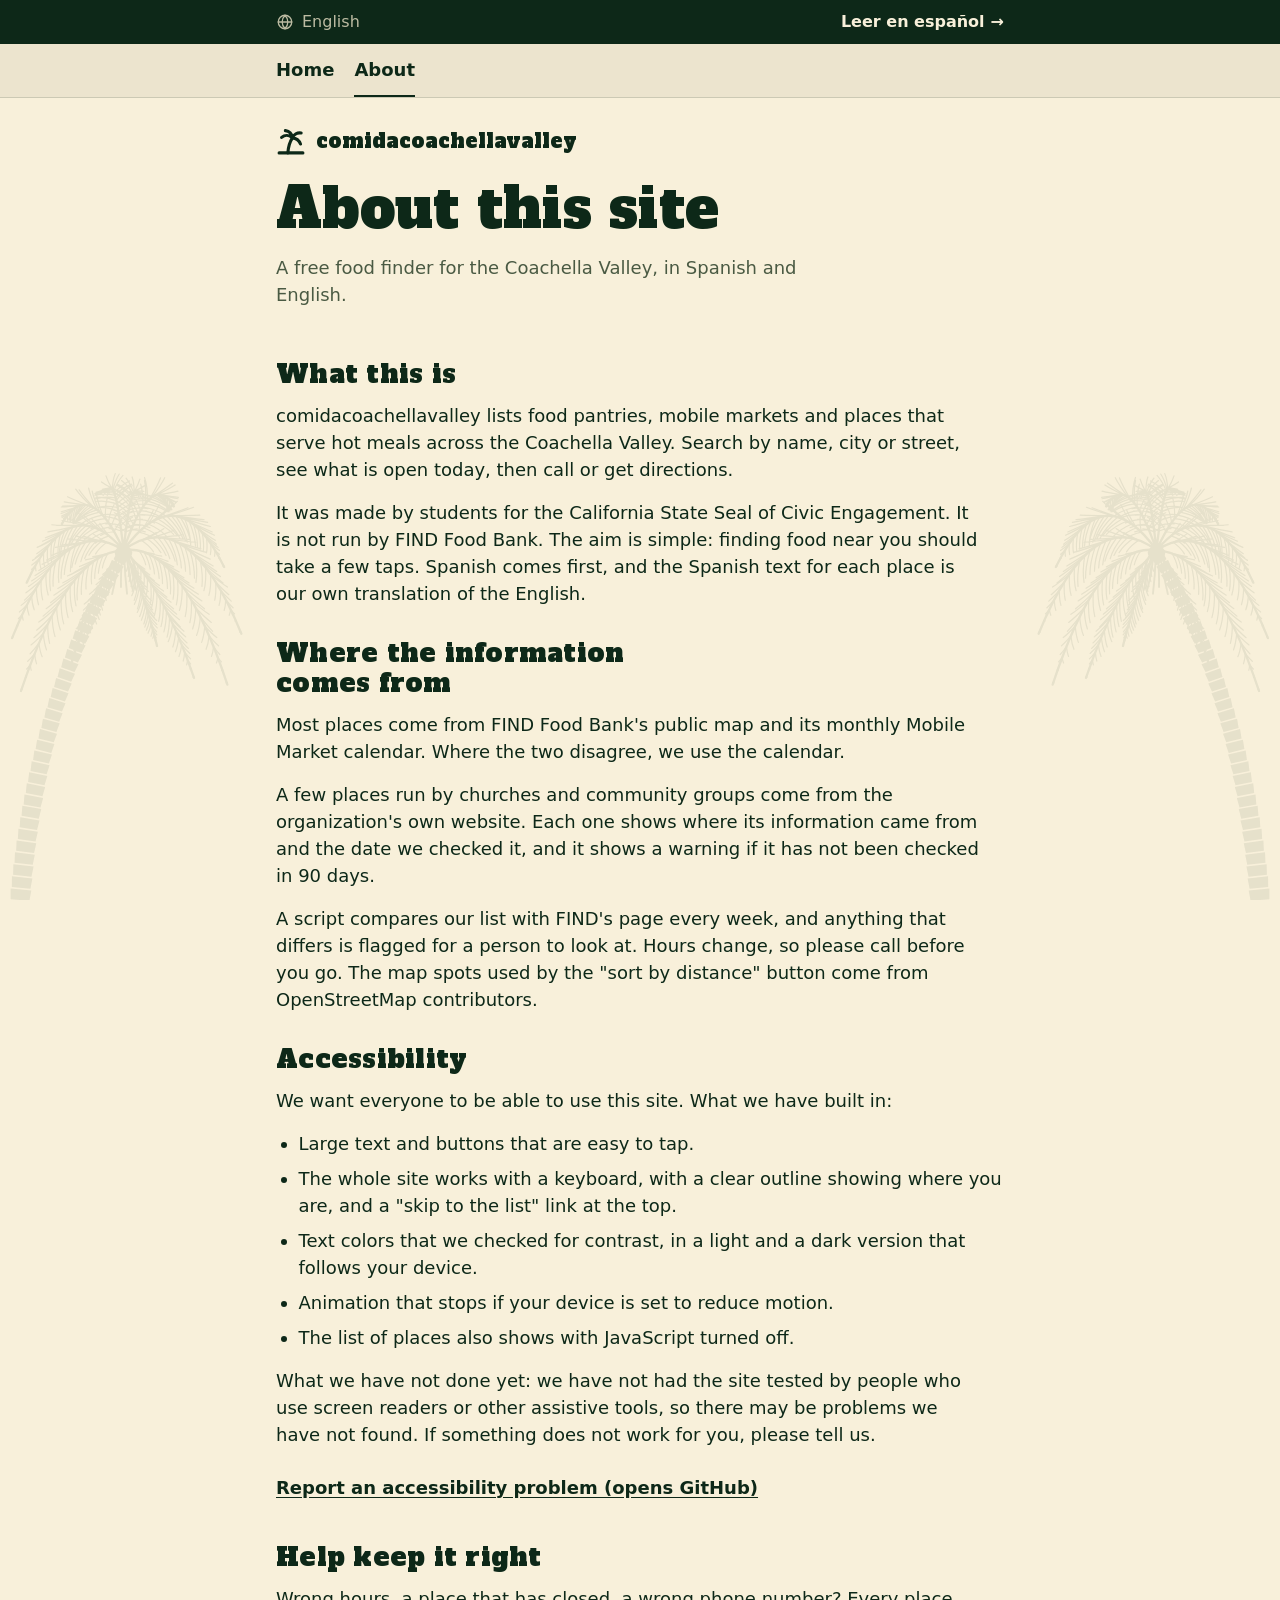
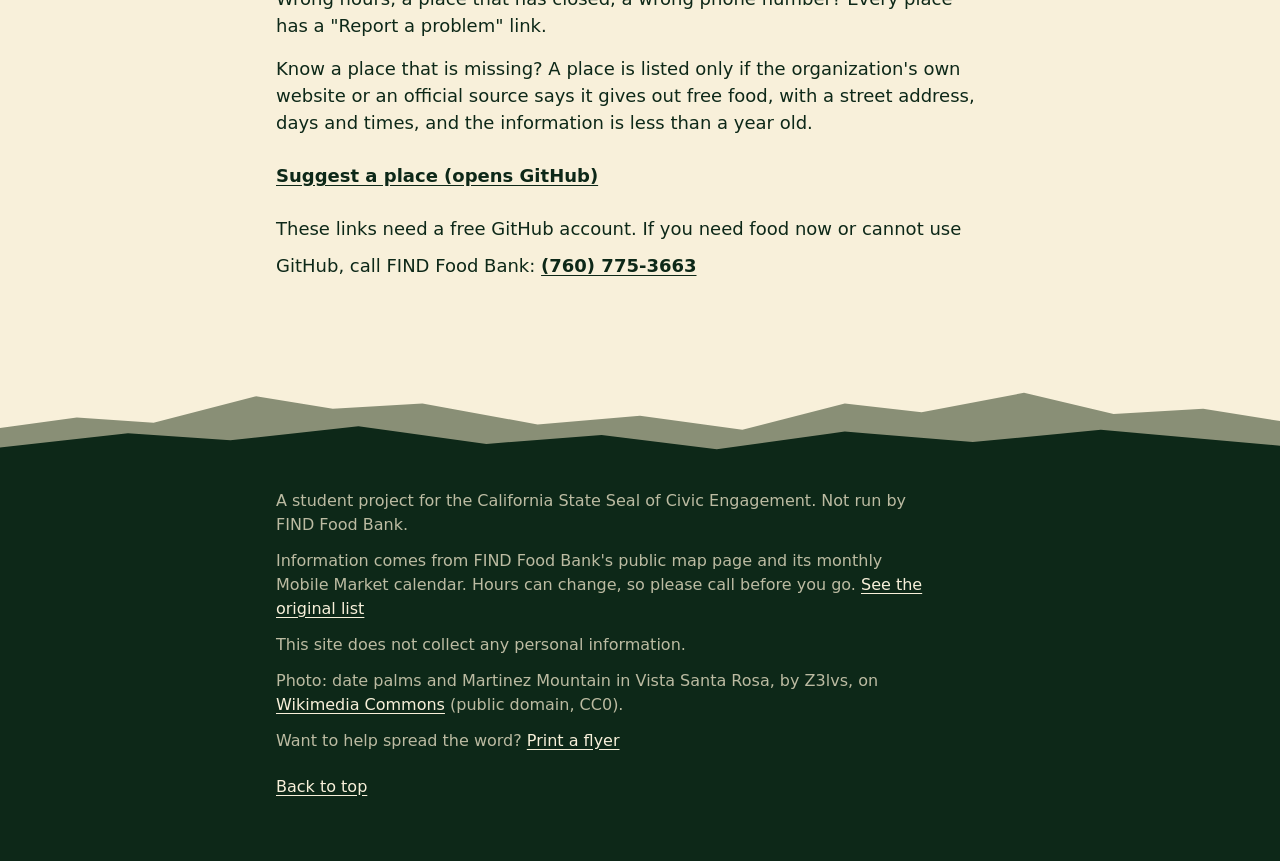
<file: en/about/index.html>
<!DOCTYPE html>
<html lang="en">
<head>
<meta charset="utf-8">
<meta name="viewport" content="width=device-width, initial-scale=1">
<meta name="color-scheme" content="light dark">
<title>About this site | comidacoachellavalley</title>
<meta name="description" content="Who made comidacoachellavalley, where its information comes from, how accessible it is, and how to report a problem or suggest a place.">
<!-- GENERATED by scripts/build.py from src/ and i18n/. Edit those, then run the build; do not edit this file by hand. -->
<link rel="canonical" href="https://comidacoachellavalley.github.io/en/about/">
<link rel="alternate" hreflang="es" href="https://comidacoachellavalley.github.io/about/">
<link rel="alternate" hreflang="en" href="https://comidacoachellavalley.github.io/en/about/">
<link rel="alternate" hreflang="x-default" href="https://comidacoachellavalley.github.io/about/">

<!-- Open Graph: how the link looks when shared in WhatsApp, Facebook, texts, etc. -->
<meta property="og:type" content="website">
<meta property="og:site_name" content="comidacoachellavalley">
<meta property="og:title" content="About this site · Acerca de este sitio">
<meta property="og:description" content="Who made comidacoachellavalley, where its information comes from, how accessible it is, and how to report a problem or suggest a place.">
<meta property="og:url" content="https://comidacoachellavalley.github.io/en/about/">
<meta property="og:image" content="https://comidacoachellavalley.github.io/og-image.jpg">
<meta property="og:image:width" content="1200">
<meta property="og:image:height" content="630">
<meta property="og:image:alt" content="comidacoachellavalley: Free food in the Coachella Valley. Comida gratis en el Valle de Coachella.">
<meta property="og:locale" content="en_US">
<meta property="og:locale:alternate" content="es_US">
<meta name="twitter:card" content="summary_large_image">

<link rel="icon" href="../../favicon.svg" type="image/svg+xml">
<link rel="icon" href="../../favicon-32.png" sizes="32x32" type="image/png">
<link rel="apple-touch-icon" href="../../apple-touch-icon.png">
<meta name="theme-color" content="#f9f0da" media="(prefers-color-scheme: light)">
<meta name="theme-color" content="#091d15" media="(prefers-color-scheme: dark)">
<link rel="preload" href="../../fonts/alfa-slab-one-latin.woff2" as="font" type="font/woff2" crossorigin>
<link rel="stylesheet" href="../../styles.css">


</head>
<body class="page-about" data-report="https://github.com/comidacoachellavalley/comidacoachellavalley.github.io/issues/new">
<a class="skip" href="#main">Skip to the list</a>

<nav class="langbar" aria-label="Idioma / Language">
  <div class="langbar-in">
    <span class="lb-cur" lang="en"><svg aria-hidden="true" viewBox="0 0 24 24" fill="none" stroke="currentColor" stroke-width="2" stroke-linecap="round" stroke-linejoin="round"><circle cx="12" cy="12" r="9"/><path d="M3 12h18M12 3c2.5 2.7 3.8 5.7 3.8 9s-1.3 6.3-3.8 9c-2.5-2.7-3.8-5.7-3.8-9S9.5 5.7 12 3z"/></svg>English</span>
    <a class="lb-other" href="../../about/" lang="es" hreflang="es">Leer en español <span aria-hidden="true">→</span></a>
  </div>
</nav>
<nav class="sitenav" aria-label="Site menu"><ul><li><a href="../../en/">Home</a></li><li><a href="../../en/about/" aria-current="page">About</a></li></ul></nav>
<div id="notice" class="notice" role="status" hidden></div>

<header class="site">
  <div class="top">
    <div class="logo">
      <span class="mark" aria-hidden="true"><svg viewBox="0 0 24 24" fill="none" stroke="currentColor" stroke-width="2.5" stroke-linecap="round" stroke-linejoin="round"><path d="M9.5 21.5c.3-4.6 1.4-8.6 3.6-12"/><path d="M13.1 9.5c-2.6-2.4-6-2.6-8.6-.4M13.1 9.5c-.4-3-2.6-5.4-5.6-5.8M13.1 9.5c1.2-2.8 4-4.4 7-3.9M13.1 9.5c2.9.3 5.4 2.2 6.5 4.9"/><path d="M2.5 21.5h19"/></svg></span>
      <span>comidacoachellavalley</span>
    </div>
  </div>
  <h1>About this site</h1>
  <p class="lead">A free food finder for the Coachella Valley, in Spanish and English.</p>
</header>

<main id="main" class="prose">
  <section aria-labelledby="about-what">
    <h2 id="about-what">What this is</h2>
    <p>comidacoachellavalley lists food pantries, mobile markets and places that serve hot meals across the Coachella Valley. Search by name, city or street, see what is open today, then call or get directions.</p>
    <p>It was made by students for the California State Seal of Civic Engagement. It is not run by FIND Food Bank. The aim is simple: finding food near you should take a few taps. Spanish comes first, and the Spanish text for each place is our own translation of the English.</p>
  </section>

  <section aria-labelledby="about-source">
    <h2 id="about-source">Where the information comes from</h2>
    <p>Most places come from FIND Food Bank's public map and its monthly Mobile Market calendar. Where the two disagree, we use the calendar.</p>
    <p>A few places run by churches and community groups come from the organization's own website. Each one shows where its information came from and the date we checked it, and it shows a warning if it has not been checked in 90 days.</p>
    <p>A script compares our list with FIND's page every week, and anything that differs is flagged for a person to look at. Hours change, so please call before you go. The map spots used by the &quot;sort by distance&quot; button come from OpenStreetMap contributors.</p>
  </section>

  <section aria-labelledby="about-access">
    <h2 id="about-access">Accessibility</h2>
    <p>We want everyone to be able to use this site. What we have built in:</p>
    <ul>
      <li>Large text and buttons that are easy to tap.</li>
      <li>The whole site works with a keyboard, with a clear outline showing where you are, and a &quot;skip to the list&quot; link at the top.</li>
      <li>Text colors that we checked for contrast, in a light and a dark version that follows your device.</li>
      <li>Animation that stops if your device is set to reduce motion.</li>
      <li>The list of places also shows with JavaScript turned off.</li>
    </ul>
    <p>What we have not done yet: we have not had the site tested by people who use screen readers or other assistive tools, so there may be problems we have not found. If something does not work for you, please tell us.</p>
    <p><a href="https://github.com/comidacoachellavalley/comidacoachellavalley.github.io/issues/new?title=Accessibility%20problem&body=What%20happened%2C%20and%20on%20which%20page%3F%0A%0AWhat%20device%2C%20browser%20or%20tool%20were%20you%20using%3F%20(optional)%0A%0AThis%20page%20is%20public.%20Please%20do%20not%20write%20personal%20information." target="_blank" rel="noopener">Report an accessibility problem (opens GitHub)</a></p>
  </section>

  <section aria-labelledby="about-help">
    <h2 id="about-help">Help keep it right</h2>
    <p>Wrong hours, a place that has closed, a wrong phone number? Every place has a &quot;Report a problem&quot; link.</p>
    <p>Know a place that is missing? A place is listed only if the organization's own website or an official source says it gives out free food, with a street address, days and times, and the information is less than a year old.</p>
    <p><a href="https://github.com/comidacoachellavalley/comidacoachellavalley.github.io/issues/new?title=Suggest%20a%20place&body=Name%20of%20the%20place%3A%0A%0AAddress%3A%0A%0ADays%20and%20times%3A%0A%0AWhere%20did%20you%20see%20this%3F%20(a%20link%20to%20the%20organization's%20own%20website%20is%20best)%0A%0AThis%20page%20is%20public.%20Please%20do%20not%20write%20personal%20information." target="_blank" rel="noopener">Suggest a place (opens GitHub)</a></p>
    <p>These links need a free GitHub account. If you need food now or cannot use GitHub, call FIND Food Bank: <a href="tel:+17607753663">(760) 775-3663</a></p>
  </section>
</main>

<svg class="ridge-top" viewBox="0 0 1000 100" preserveAspectRatio="none" aria-hidden="true" focusable="false"><path class="back" d="M0 88V58L60 46 120 52 200 22 260 36 330 30 420 54 500 44 580 60 660 30 720 40 800 18 870 42 940 36 1000 50V88H0Z"/><path class="front" d="M0 100V80L100 64 180 72 280 56 380 76 470 66 560 82 660 62 760 74 860 60 1000 78V100Z"/></svg>
<div class="band">


<footer class="site">
  <p>A student project for the California State Seal of Civic Engagement. Not run by FIND Food Bank.</p>
  <p><span>Information comes from FIND Food Bank's public map page and its monthly Mobile Market calendar. Hours can change, so please call before you go.</span>
    <a href="https://findfoodbank.org/map/" rel="noopener">See the original list</a></p>
  <p>This site does not collect any personal information.</p>
  <p class="credit">Photo: date palms and Martinez Mountain in Vista Santa Rosa, by Z3lvs, on <a href="https://commons.wikimedia.org/wiki/File:Date_Palm_Orchard,_Fan_Palms_in_Vista_Santa_Rosa,_California_and_Martinez_Mountain.jpg" rel="noopener">Wikimedia Commons</a> (public domain, CC0).</p>
  <p>Want to help spread the word? <a href="../../en/flyer/">Print a flyer</a></p>
  <p><a href="#top" id="toTop">Back to top</a></p>
</footer>
</div>

<script type="application/json" id="i18n">{"es":{"skip":"Ir a la lista","siteName":"comidacoachellavalley","title":"Lugares de comida gratis en el Valle de Coachella","lead":"Despensas de comida, mercados móviles y comidas calientes. Busque o filtre, y luego llame o vea cómo llegar.","checkedFind":"FIND Food Bank: revisado el {date}","checkedCommunity":"Iglesias y grupos: revisado el {date}","sourceFrom":"Información de {org}","sourceChecked":"Revisado el {date}","stale":"No se ha revisado hace tiempo — llame antes de ir","callForLocation":"Llame para saber el lugar","callShort":"Llamar","callFindShort":"Llamar a FIND","reportLink":"Reportar un problema","reportAria":"Reportar un problema con {name} (abre GitHub)","reportTitle":"Problema con el lugar: {name}","reportBody":"Lugar: {name} (id {id})\n\n¿Qué está mal? Por ejemplo: horario equivocado, cerrado, dirección equivocada, teléfono equivocado.\n\n¿Qué descubrió y cómo?\n\nEsta página es pública. Por favor no escriba información personal.","openNowUntil":"Abierto ahora, hasta las {time}","closesSoon":"Cierra pronto, a las {time}","opensLater":"Abierto hoy, desde las {time}","closedToday":"Cerrado por hoy","shareLabel":"Compartir","shareAria":"Compartir {name}","shareCopied":"Datos de {name} copiados","nearOn":"Ordenar por distancia desde mí","nearOff":"Dejar de ordenar por distancia","nearNote":"Usa la ubicación de su teléfono una vez. Se queda en su teléfono: no se envía ni se guarda.","nearLocating":"Buscando su ubicación…","nearSorted":"Ordenado por distancia en línea recta desde usted. Las direcciones muestran la ruta real.","nearDenied":"La ubicación está desactivada para este sitio. Actívela en la configuración del navegador, o elija una ciudad.","nearFailed":"No se pudo encontrar su ubicación. Elija una ciudad.","distAbout":"a unos {n} mi","distApprox":"a unos {n} mi (el punto en el mapa es aproximado)","alertLabel":"Aviso","months":["ene","feb","mar","abr","may","jun","jul","ago","sept","oct","nov","dic"],"toolsTitle":"Búsqueda y filtros","searchLabel":"Buscar","searchPh":"Nombre, ciudad o calle","cityLabel":"Ciudad","allCities":"Todas las ciudades","typeLabel":"Tipo","allTypes":"Todos los tipos","type_pantry":"Despensa de comida","type_mobile":"Mercado móvil","type_meals":"Comidas calientes","openToday":"Abierto hoy","clear":"Borrar filtros","contactTitle":"¿Necesita ayuda? Contacte a FIND Food Bank","contactLead":"FIND Food Bank mantiene la lista de lugares y el calendario mensual del Mercado Móvil. Pueden ayudarle si un lugar no tiene número de teléfono o si no sabe a dónde ir.","contactCall":"Llamar al (760) 775-3663","contactAddressLabel":"Dirección","contactAddress":"83775 Citrus Ave, Indio, CA 92201","contactEmailLabel":"Correo electrónico","contactHours":"Horario de teléfono: de lunes a viernes, de 8 AM a 4:30 PM.","contactCalendar":"Ver el calendario del Mercado Móvil de FIND","footer1":"Proyecto estudiantil para el Sello Estatal de Compromiso Cívico de California. No lo administra FIND Food Bank.","footer2":"La información viene de la página pública del mapa de FIND Food Bank y de su calendario mensual del Mercado Móvil. Los horarios pueden cambiar, así que por favor llame antes de ir.","footerSource":"Ver la lista original","footer3":"Este sitio no recoge ninguna información personal.","toTop":"Volver arriba","none":"Ningún lugar coincide con su búsqueda.","address":"Dirección","hours":"Horario","contact":"Contacto","email":"Correo electrónico","directions":"Cómo llegar","directionsHint":"(abre Google Maps)","ext":"ext.","noPhone":"No hay número de teléfono para este lugar. FIND Food Bank puede ayudarle.","loadError":"Lo sentimos, la lista no se pudo cargar. Por favor recargue la página.","home.docTitle":"Comida gratis en el Valle de Coachella | comidacoachellavalley","home.description":"Despensas de comida, mercados móviles y comidas calientes gratis en el Valle de Coachella. Busque por ciudad, vea qué abre hoy, llame o vea cómo llegar.","home.ogTitle":"Comida gratis en el Valle de Coachella · Free food in the Coachella Valley","home.ogDescription":"Despensas de comida, mercados móviles y comidas calientes. Busque por ciudad, vea qué abre hoy, llame o vea cómo llegar. En español e inglés.","home.ogImageAlt":"comidacoachellavalley: Comida gratis en el Valle de Coachella. Free food in the Coachella Valley.","langCurrent":"Español","langOther":"Read in English","heroAlt":"Palmeras datileras al pie del monte Martínez, en las montañas Santa Rosa.","noscript":"La búsqueda y los filtros necesitan JavaScript activado. La lista completa está abajo.","credit":"Foto: palmeras datileras y el monte Martínez en Vista Santa Rosa, por Z3lvs, en <a href=\"https://commons.wikimedia.org/wiki/File:Date_Palm_Orchard,_Fan_Palms_in_Vista_Santa_Rosa,_California_and_Martinez_Mountain.jpg\" rel=\"noopener\">Wikimedia Commons<\/a> (dominio público, CC0).","navLabel":"Idioma / Language","shortDate":"{d} {m} {y}","countAll":"Mostrando los {total} lugares","countSome":"Mostrando {n} de {total} lugares","call":"Llamar al {num}","callFind":"Llamar a FIND Food Bank {num}","unclearOne":"1 lugar tiene un horario que no dice qué días, así que \"Abierto hoy\" lo oculta.","unclearMany":"{n} lugares tienen horarios que no dicen qué días, así que \"Abierto hoy\" los oculta.","nav.home":"Inicio","navSiteLabel":"Menú del sitio","flyer.docTitle":"Volante para imprimir | comidacoachellavalley","flyer.description":"Imprima un volante con un código QR y el teléfono de FIND Food Bank para ayudar a que la gente encuentre comida gratis.","flyer.ogTitle":"Volante para imprimir · Printable flyer","flyerTitle":"Volante para imprimir","flyerLead":"Imprima esta hoja y póngala donde la gente espera: la lavandería, la clínica, la iglesia, la oficina de la escuela. Cualquiera puede escanear el código o llamar al número.","flyerStep1":"Imprima en papel tamaño carta. Blanco y negro está bien, y se puede fotocopiar.","flyerStep2":"Corte las tiras de abajo por las líneas para que la gente se pueda llevar el número.","flyerStep3":"Pida permiso antes de ponerlo en un tablero.","flyerPrint":"Imprimir el volante","flyerNoJs":"Para imprimir, use el menú de su navegador (Ctrl+P o ⌘P).","flyerPreviewLabel":"Vista previa del volante","sheetHeadline":"Comida gratis","sheetPlace":"en el Valle de Coachella","sheetScan":"Escanee con la cámara de su teléfono para ver despensas de comida, mercados móviles y comidas calientes, y qué lugares abren hoy.","sheetQrAlt":"Código QR que abre comidacoachellavalley.github.io","sheetNoInternet":"¿No tiene internet? Llame a FIND Food Bank","sheetPrivacy":"Este sitio es gratis y no recoge ninguna información personal.","footerFlyerLead":"¿Quiere ayudar a correr la voz?","footerFlyerLink":"Imprima un volante","flyer.ogDescription":"Imprima un volante con un código QR y el teléfono de FIND Food Bank para ayudar a que la gente encuentre comida gratis.","flyer.ogImageAlt":"comidacoachellavalley: Comida gratis en el Valle de Coachella. Free food in the Coachella Valley.","flyerBack":"Volver a la lista","nav.about":"Acerca de","about.docTitle":"Acerca de este sitio | comidacoachellavalley","about.description":"Quién hizo comidacoachellavalley, de dónde viene su información, qué tan accesible es y cómo reportar un problema o sugerir un lugar.","about.ogTitle":"Acerca de este sitio · About this site","about.ogDescription":"Quién hizo comidacoachellavalley, de dónde viene su información, qué tan accesible es y cómo reportar un problema o sugerir un lugar.","about.ogImageAlt":"comidacoachellavalley: Comida gratis en el Valle de Coachella. Free food in the Coachella Valley.","aboutTitle":"Acerca de este sitio","aboutLead":"Un buscador de comida gratis en el Valle de Coachella, en español e inglés.","aboutWhatTitle":"Qué es","aboutWhat1":"comidacoachellavalley enumera despensas de comida, mercados móviles y lugares con comidas calientes en el Valle de Coachella. Busque por nombre, ciudad o calle, vea qué abre hoy, y llame o vea cómo llegar.","aboutWhat2":"Lo hicieron estudiantes para el Sello Estatal de Compromiso Cívico de California. No lo administra FIND Food Bank. La meta es sencilla: encontrar comida cerca de usted debe tomar unos pocos toques. El español va primero, y el texto en español de cada lugar es nuestra propia traducción del inglés.","aboutSourceTitle":"De dónde viene la información","aboutSource1":"La mayoría de los lugares vienen del mapa público de FIND Food Bank y de su calendario mensual del Mercado Móvil. Donde los dos no coinciden, usamos el calendario.","aboutSource2":"Unos pocos lugares de iglesias y grupos comunitarios vienen del sitio web de la propia organización. Cada uno muestra de dónde sacamos la información y la fecha en que la revisamos, y muestra una advertencia si no se ha revisado en 90 días.","aboutSource3":"Cada semana un programa compara nuestra lista con la página de FIND, y lo que no coincide queda marcado para que una persona lo revise. Los horarios cambian, así que por favor llame antes de ir. Los puntos en el mapa que usa el botón de ordenar por distancia vienen de colaboradores de OpenStreetMap.","aboutAccessTitle":"Accesibilidad","aboutAccess1":"Queremos que todas las personas puedan usar este sitio. Lo que ya incluye:","aboutAccessA":"Texto y botones grandes, fáciles de tocar.","aboutAccessB":"Todo el sitio funciona con teclado, con un contorno claro que muestra dónde está, y un enlace \"saltar a la lista\" al principio.","aboutAccessC":"Colores de texto cuyo contraste revisamos, en una versión clara y una oscura que sigue a su dispositivo.","aboutAccessD":"La animación se detiene si su dispositivo está configurado para reducir el movimiento.","aboutAccessE":"La lista de lugares también aparece con JavaScript desactivado.","aboutAccess2":"Lo que todavía no hemos hecho: no hemos hecho que personas que usan lectores de pantalla u otras herramientas de apoyo prueben el sitio, así que puede haber problemas que no hemos encontrado. Si algo no le funciona, por favor avísenos.","aboutAccessLink":"Reportar un problema de accesibilidad (abre GitHub)","aboutHelpTitle":"Ayude a mantenerlo correcto","aboutHelp1":"¿Horario equivocado, un lugar que cerró, un teléfono equivocado? Cada lugar tiene un enlace \"Reportar un problema\".","aboutHelp2":"¿Conoce un lugar que falta? Un lugar se agrega solo si el sitio web de la propia organización o una fuente oficial dice que da comida gratis, con dirección, días y horarios, y la información tiene menos de un año.","aboutSuggestLink":"Sugerir un lugar (abre GitHub)","aboutHelp3":"Estos enlaces necesitan una cuenta gratuita de GitHub. Si necesita comida ahora o no puede usar GitHub, llame a FIND Food Bank:","suggestTitle":"Sugerir un lugar","suggestBody":"Nombre del lugar:\n\nDirección:\n\nDías y horarios:\n\n¿Dónde lo vio? (lo mejor es un enlace al sitio web de la organización)\n\nEsta página es pública. Por favor no escriba información personal.","a11yTitle":"Problema de accesibilidad","a11yBody":"¿Qué pasó, y en qué página?\n\n¿Qué dispositivo, navegador o herramienta usaba? (opcional)\n\nEsta página es pública. Por favor no escriba información personal."},"en":{"skip":"Skip to the list","siteName":"comidacoachellavalley","title":"Free food places in the Coachella Valley","lead":"Food pantries, mobile markets and hot meals. Search or filter, then call or get directions.","checkedFind":"FIND Food Bank: checked {date}","checkedCommunity":"Churches and groups: checked {date}","sourceFrom":"Info from {org}","sourceChecked":"Checked {date}","stale":"Not re-checked recently — call first","callForLocation":"Call for the location","callShort":"Call","callFindShort":"Call FIND","reportLink":"Report a problem","reportAria":"Report a problem with {name} (opens GitHub)","reportTitle":"Problem with listing: {name}","reportBody":"Listing: {name} (id {id})\n\nWhat is wrong? For example: wrong hours, closed, wrong address, wrong phone number.\n\nWhat did you find out, and how?\n\nThis page is public. Please do not write personal information.","openNowUntil":"Open now, until {time}","closesSoon":"Closes soon, at {time}","opensLater":"Open today, from {time}","closedToday":"Closed for today","shareLabel":"Share","shareAria":"Share {name}","shareCopied":"Details of {name} copied","nearOn":"Sort by distance from me","nearOff":"Stop sorting by distance","nearNote":"Uses your phone's location one time. It stays on your phone: it is not sent or saved.","nearLocating":"Finding your location…","nearSorted":"Sorted by straight-line distance from you. Directions show the real route.","nearDenied":"Location is off for this site. Turn it on in your browser settings, or pick a city instead.","nearFailed":"Could not find your location. Pick a city instead.","distAbout":"about {n} mi away","distApprox":"about {n} mi away (spot on the map is approximate)","alertLabel":"Notice","months":["Jan","Feb","Mar","Apr","May","Jun","Jul","Aug","Sep","Oct","Nov","Dec"],"toolsTitle":"Search and filters","searchLabel":"Search","searchPh":"Name, city or street","cityLabel":"City","allCities":"All cities","typeLabel":"Type","allTypes":"All types","type_pantry":"Food pantry","type_mobile":"Mobile market","type_meals":"Hot meals","openToday":"Open today","clear":"Clear filters","contactTitle":"Need help? Contact FIND Food Bank","contactLead":"FIND Food Bank keeps the list of places and the monthly Mobile Market calendar. They can help if a place has no phone number or if you are not sure where to go.","contactCall":"Call (760) 775-3663","contactAddressLabel":"Address","contactAddress":"83775 Citrus Ave, Indio, CA 92201","contactEmailLabel":"Email","contactHours":"Phone hours: Monday to Friday, 8 AM to 4:30 PM.","contactCalendar":"See FIND's Mobile Market calendar","footer1":"A student project for the California State Seal of Civic Engagement. Not run by FIND Food Bank.","footer2":"Information comes from FIND Food Bank's public map page and its monthly Mobile Market calendar. Hours can change, so please call before you go.","footerSource":"See the original list","footer3":"This site does not collect any personal information.","toTop":"Back to top","none":"No places match your search.","address":"Address","hours":"Hours","contact":"Contact","email":"Email","directions":"Directions","directionsHint":"(opens Google Maps)","ext":"ext.","noPhone":"No phone number is listed for this site. FIND Food Bank can help.","loadError":"Sorry, the list could not load. Please refresh the page.","home.docTitle":"Free Food in the Coachella Valley | comidacoachellavalley","home.description":"Free food pantries, mobile markets and hot meals in the Coachella Valley. Search by city, see what's open today, then call or get directions. In English and Spanish.","home.ogTitle":"Free food in the Coachella Valley · Comida gratis en el Valle de Coachella","home.ogDescription":"Food pantries, mobile markets and hot meals. Search by city, see what's open today, call or get directions. In English and Spanish.","home.ogImageAlt":"comidacoachellavalley: Free food in the Coachella Valley. Comida gratis en el Valle de Coachella.","langCurrent":"English","langOther":"Leer en español","heroAlt":"Date palms below Martinez Mountain in the Santa Rosa Mountains.","noscript":"Search and filters need JavaScript turned on. The full list is below.","credit":"Photo: date palms and Martinez Mountain in Vista Santa Rosa, by Z3lvs, on <a href=\"https://commons.wikimedia.org/wiki/File:Date_Palm_Orchard,_Fan_Palms_in_Vista_Santa_Rosa,_California_and_Martinez_Mountain.jpg\" rel=\"noopener\">Wikimedia Commons<\/a> (public domain, CC0).","navLabel":"Idioma / Language","shortDate":"{m} {d}, {y}","countAll":"Showing all {total} places","countSome":"Showing {n} of {total} places","call":"Call {num}","callFind":"Call FIND Food Bank {num}","unclearOne":"1 place has hours that do not say which days, so \"Open today\" hides it.","unclearMany":"{n} places have hours that do not say which days, so \"Open today\" hides them.","nav.home":"Home","navSiteLabel":"Site menu","flyer.docTitle":"Printable flyer | comidacoachellavalley","flyer.description":"Print a flyer with a QR code and FIND Food Bank's phone number to help people find free food.","flyer.ogTitle":"Printable flyer · Volante para imprimir","flyerTitle":"Printable flyer","flyerLead":"Print this page and post it where people wait: the laundromat, the clinic, the church, the school office. Anyone can scan the code or call the number.","flyerStep1":"Print on letter paper. Black and white is fine, and it photocopies well.","flyerStep2":"Cut the strips at the bottom along the lines so people can take the number with them.","flyerStep3":"Ask before you put it up on a board.","flyerPrint":"Print the flyer","flyerNoJs":"To print, use your browser's menu (Ctrl+P or ⌘P).","flyerPreviewLabel":"Flyer preview","sheetHeadline":"Free food","sheetPlace":"in the Coachella Valley","sheetScan":"Scan with your phone camera to see food pantries, mobile markets and hot meals, and which places are open today.","sheetQrAlt":"QR code that opens comidacoachellavalley.github.io","sheetNoInternet":"No internet? Call FIND Food Bank","sheetPrivacy":"This site is free and does not collect any personal information.","footerFlyerLead":"Want to help spread the word?","footerFlyerLink":"Print a flyer","flyer.ogDescription":"Print a flyer with a QR code and FIND Food Bank's phone number to help people find free food.","flyer.ogImageAlt":"comidacoachellavalley: Free food in the Coachella Valley. Comida gratis en el Valle de Coachella.","flyerBack":"Back to the list","nav.about":"About","about.docTitle":"About this site | comidacoachellavalley","about.description":"Who made comidacoachellavalley, where its information comes from, how accessible it is, and how to report a problem or suggest a place.","about.ogTitle":"About this site · Acerca de este sitio","about.ogDescription":"Who made comidacoachellavalley, where its information comes from, how accessible it is, and how to report a problem or suggest a place.","about.ogImageAlt":"comidacoachellavalley: Free food in the Coachella Valley. Comida gratis en el Valle de Coachella.","aboutTitle":"About this site","aboutLead":"A free food finder for the Coachella Valley, in Spanish and English.","aboutWhatTitle":"What this is","aboutWhat1":"comidacoachellavalley lists food pantries, mobile markets and places that serve hot meals across the Coachella Valley. Search by name, city or street, see what is open today, then call or get directions.","aboutWhat2":"It was made by students for the California State Seal of Civic Engagement. It is not run by FIND Food Bank. The aim is simple: finding food near you should take a few taps. Spanish comes first, and the Spanish text for each place is our own translation of the English.","aboutSourceTitle":"Where the information comes from","aboutSource1":"Most places come from FIND Food Bank's public map and its monthly Mobile Market calendar. Where the two disagree, we use the calendar.","aboutSource2":"A few places run by churches and community groups come from the organization's own website. Each one shows where its information came from and the date we checked it, and it shows a warning if it has not been checked in 90 days.","aboutSource3":"A script compares our list with FIND's page every week, and anything that differs is flagged for a person to look at. Hours change, so please call before you go. The map spots used by the \"sort by distance\" button come from OpenStreetMap contributors.","aboutAccessTitle":"Accessibility","aboutAccess1":"We want everyone to be able to use this site. What we have built in:","aboutAccessA":"Large text and buttons that are easy to tap.","aboutAccessB":"The whole site works with a keyboard, with a clear outline showing where you are, and a \"skip to the list\" link at the top.","aboutAccessC":"Text colors that we checked for contrast, in a light and a dark version that follows your device.","aboutAccessD":"Animation that stops if your device is set to reduce motion.","aboutAccessE":"The list of places also shows with JavaScript turned off.","aboutAccess2":"What we have not done yet: we have not had the site tested by people who use screen readers or other assistive tools, so there may be problems we have not found. If something does not work for you, please tell us.","aboutAccessLink":"Report an accessibility problem (opens GitHub)","aboutHelpTitle":"Help keep it right","aboutHelp1":"Wrong hours, a place that has closed, a wrong phone number? Every place has a \"Report a problem\" link.","aboutHelp2":"Know a place that is missing? A place is listed only if the organization's own website or an official source says it gives out free food, with a street address, days and times, and the information is less than a year old.","aboutSuggestLink":"Suggest a place (opens GitHub)","aboutHelp3":"These links need a free GitHub account. If you need food now or cannot use GitHub, call FIND Food Bank:","suggestTitle":"Suggest a place","suggestBody":"Name of the place:\n\nAddress:\n\nDays and times:\n\nWhere did you see this? (a link to the organization's own website is best)\n\nThis page is public. Please do not write personal information.","a11yTitle":"Accessibility problem","a11yBody":"What happened, and on which page?\n\nWhat device, browser or tool were you using? (optional)\n\nThis page is public. Please do not write personal information."}}</script>

</body>
</html>
</file>
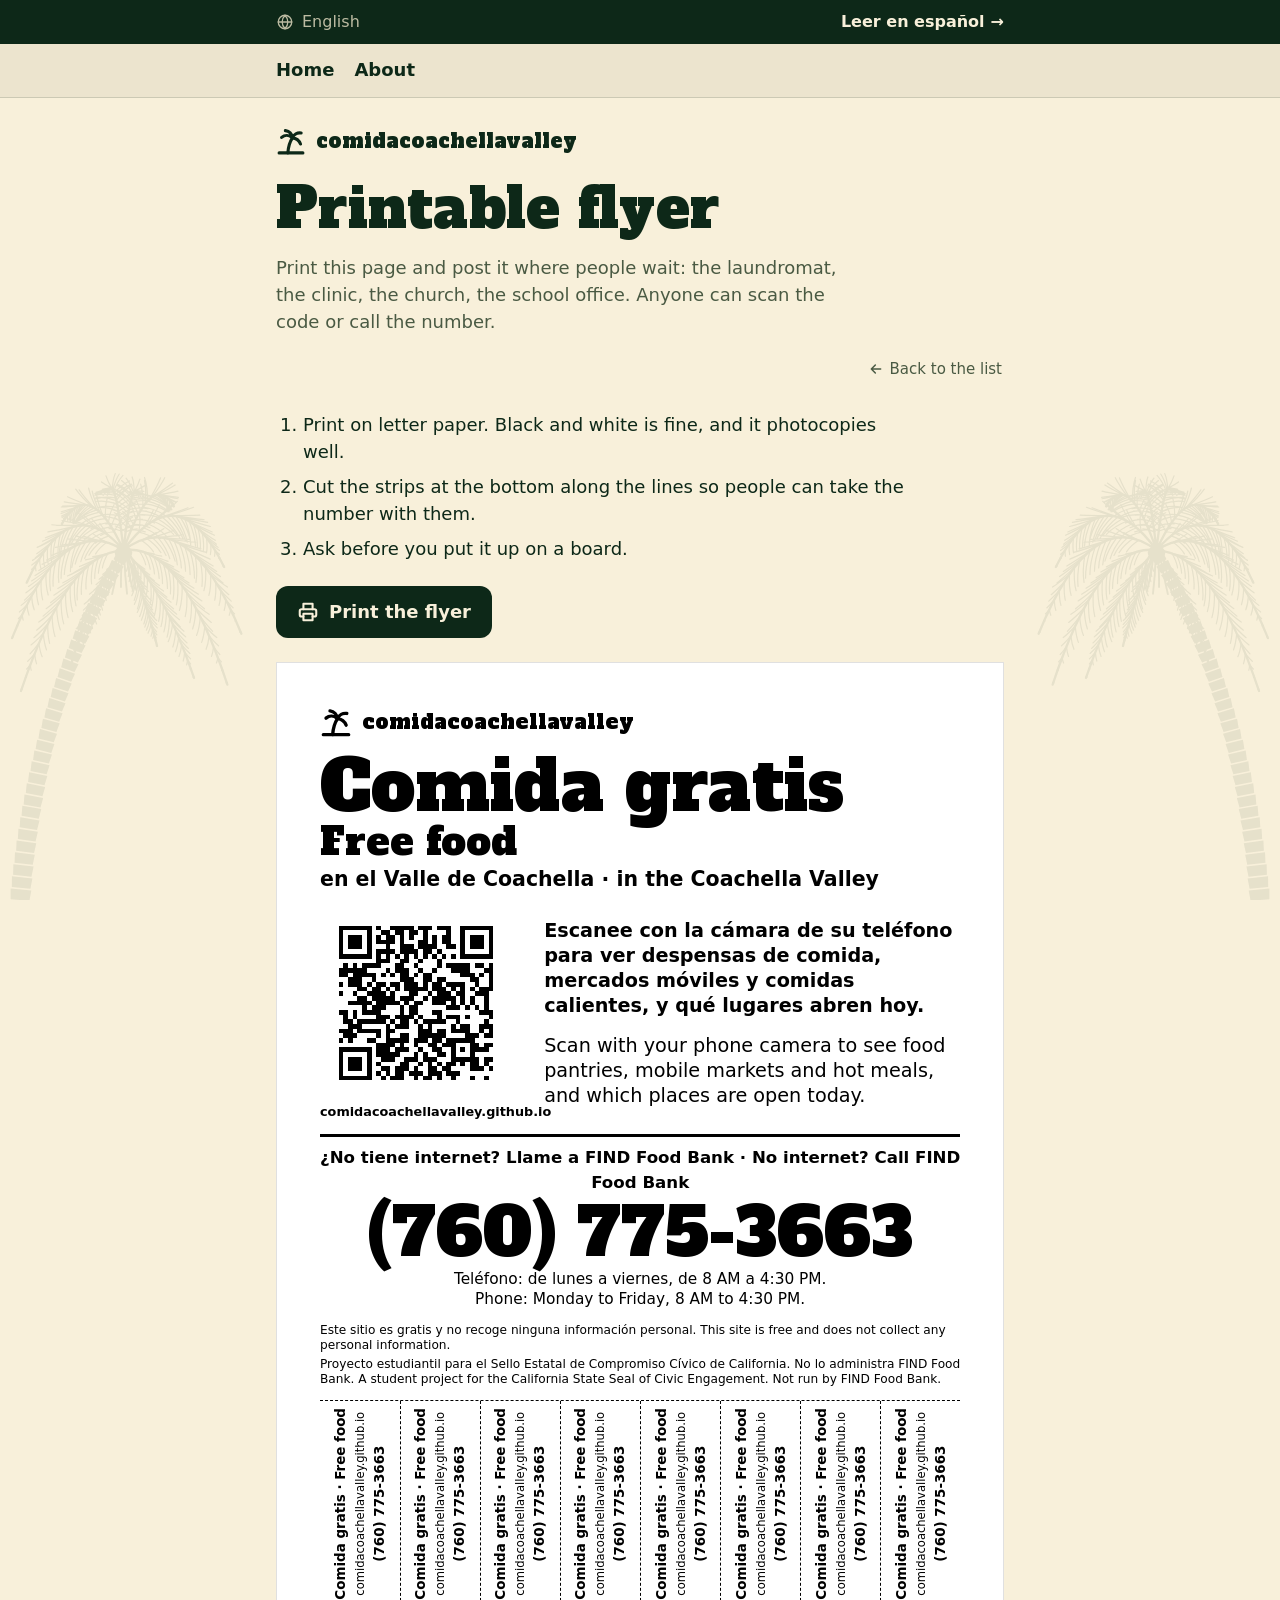
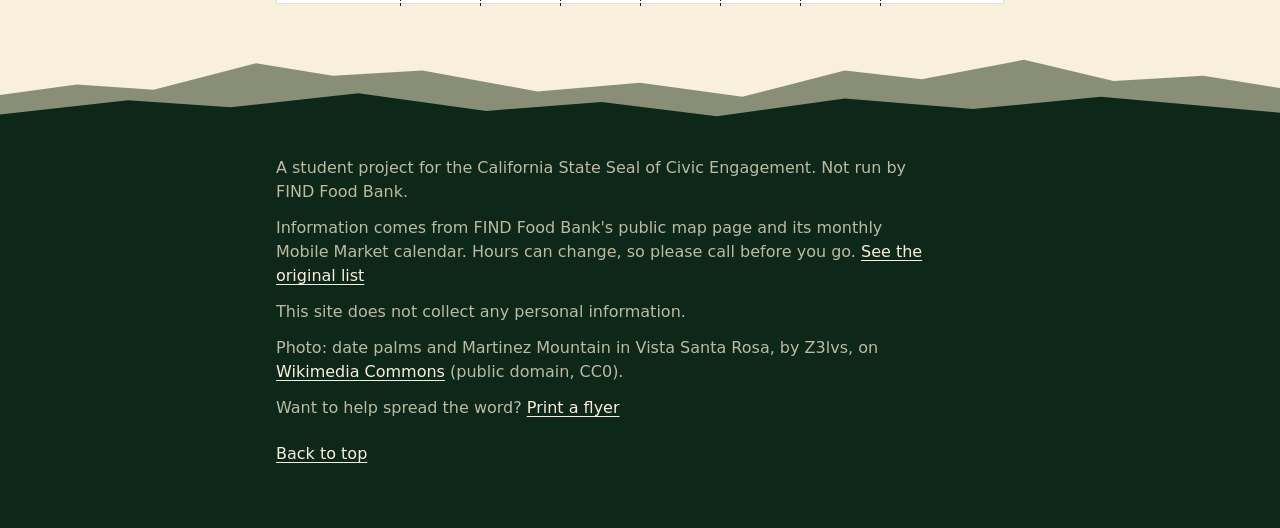
<file: en/flyer/index.html>
<!DOCTYPE html>
<html lang="en">
<head>
<meta charset="utf-8">
<meta name="viewport" content="width=device-width, initial-scale=1">
<meta name="color-scheme" content="light dark">
<title>Printable flyer | comidacoachellavalley</title>
<meta name="description" content="Print a flyer with a QR code and FIND Food Bank's phone number to help people find free food.">
<!-- GENERATED by scripts/build.py from src/ and i18n/. Edit those, then run the build; do not edit this file by hand. -->
<link rel="canonical" href="https://comidacoachellavalley.github.io/en/flyer/">
<link rel="alternate" hreflang="es" href="https://comidacoachellavalley.github.io/flyer/">
<link rel="alternate" hreflang="en" href="https://comidacoachellavalley.github.io/en/flyer/">
<link rel="alternate" hreflang="x-default" href="https://comidacoachellavalley.github.io/flyer/">

<!-- Open Graph: how the link looks when shared in WhatsApp, Facebook, texts, etc. -->
<meta property="og:type" content="website">
<meta property="og:site_name" content="comidacoachellavalley">
<meta property="og:title" content="Printable flyer · Volante para imprimir">
<meta property="og:description" content="Print a flyer with a QR code and FIND Food Bank's phone number to help people find free food.">
<meta property="og:url" content="https://comidacoachellavalley.github.io/en/flyer/">
<meta property="og:image" content="https://comidacoachellavalley.github.io/og-image.jpg">
<meta property="og:image:width" content="1200">
<meta property="og:image:height" content="630">
<meta property="og:image:alt" content="comidacoachellavalley: Free food in the Coachella Valley. Comida gratis en el Valle de Coachella.">
<meta property="og:locale" content="en_US">
<meta property="og:locale:alternate" content="es_US">
<meta name="twitter:card" content="summary_large_image">

<link rel="icon" href="../../favicon.svg" type="image/svg+xml">
<link rel="icon" href="../../favicon-32.png" sizes="32x32" type="image/png">
<link rel="apple-touch-icon" href="../../apple-touch-icon.png">
<meta name="theme-color" content="#f9f0da" media="(prefers-color-scheme: light)">
<meta name="theme-color" content="#091d15" media="(prefers-color-scheme: dark)">
<link rel="preload" href="../../fonts/alfa-slab-one-latin.woff2" as="font" type="font/woff2" crossorigin>
<link rel="stylesheet" href="../../styles.css">


</head>
<body class="page-flyer" data-report="https://github.com/comidacoachellavalley/comidacoachellavalley.github.io/issues/new">
<a class="skip" href="#flyer">Skip to the list</a>

<nav class="langbar" aria-label="Idioma / Language">
  <div class="langbar-in">
    <span class="lb-cur" lang="en"><svg aria-hidden="true" viewBox="0 0 24 24" fill="none" stroke="currentColor" stroke-width="2" stroke-linecap="round" stroke-linejoin="round"><circle cx="12" cy="12" r="9"/><path d="M3 12h18M12 3c2.5 2.7 3.8 5.7 3.8 9s-1.3 6.3-3.8 9c-2.5-2.7-3.8-5.7-3.8-9S9.5 5.7 12 3z"/></svg>English</span>
    <a class="lb-other" href="../../flyer/" lang="es" hreflang="es">Leer en español <span aria-hidden="true">→</span></a>
  </div>
</nav>
<nav class="sitenav" aria-label="Site menu"><ul><li><a href="../../en/">Home</a></li><li><a href="../../en/about/">About</a></li></ul></nav>
<div id="notice" class="notice" role="status" hidden></div>

<header class="site">
  <div class="top">
    <div class="logo">
      <span class="mark" aria-hidden="true"><svg viewBox="0 0 24 24" fill="none" stroke="currentColor" stroke-width="2.5" stroke-linecap="round" stroke-linejoin="round"><path d="M9.5 21.5c.3-4.6 1.4-8.6 3.6-12"/><path d="M13.1 9.5c-2.6-2.4-6-2.6-8.6-.4M13.1 9.5c-.4-3-2.6-5.4-5.6-5.8M13.1 9.5c1.2-2.8 4-4.4 7-3.9M13.1 9.5c2.9.3 5.4 2.2 6.5 4.9"/><path d="M2.5 21.5h19"/></svg></span>
      <span>comidacoachellavalley</span>
    </div>
  </div>
  <h1>Printable flyer</h1>
  <p class="lead">Print this page and post it where people wait: the laundromat, the clinic, the church, the school office. Anyone can scan the code or call the number.</p>
</header>

<main id="flyer">
  <a class="back" href="../../en/"><svg aria-hidden="true" viewBox="0 0 24 24" fill="none" stroke="currentColor" stroke-width="2.25" stroke-linecap="round" stroke-linejoin="round"><path d="M19 12H5M11 6l-6 6 6 6"/></svg><span>Back to the list</span></a>
  <ol class="flyer-steps">
    <li>Print on letter paper. Black and white is fine, and it photocopies well.</li>
    <li>Cut the strips at the bottom along the lines so people can take the number with them.</li>
    <li>Ask before you put it up on a board.</li>
  </ol>
  <button type="button" id="print" class="btn print"><svg aria-hidden="true" viewBox="0 0 24 24" fill="none" stroke="currentColor" stroke-width="2.25" stroke-linecap="round" stroke-linejoin="round"><path d="M7 9V3h10v6"/><path d="M7 17H5a2 2 0 0 1-2-2v-4a2 2 0 0 1 2-2h14a2 2 0 0 1 2 2v4a2 2 0 0 1-2 2h-2"/><rect x="7" y="14" width="10" height="7"/></svg><span>Print the flyer</span></button>
  <noscript><p class="hint">To print, use your browser's menu (Ctrl+P or ⌘P).</p></noscript>

  <article class="sheet" aria-label="Flyer preview">
    <div class="sheet-in">
      <div class="sheet-logo"><span class="sheet-mark" aria-hidden="true"><svg viewBox="0 0 24 24" fill="none" stroke="currentColor" stroke-width="2.5" stroke-linecap="round" stroke-linejoin="round"><path d="M9.5 21.5c.3-4.6 1.4-8.6 3.6-12"/><path d="M13.1 9.5c-2.6-2.4-6-2.6-8.6-.4M13.1 9.5c-.4-3-2.6-5.4-5.6-5.8M13.1 9.5c1.2-2.8 4-4.4 7-3.9M13.1 9.5c2.9.3 5.4 2.2 6.5 4.9"/><path d="M2.5 21.5h19"/></svg></span><span>comidacoachellavalley</span></div>
      <div class="sheet-head">
        <p class="sheet-h1" lang="es">Comida gratis</p>
        <p class="sheet-h2" lang="en">Free food</p>
        <p class="sheet-place"><span lang="es">en el Valle de Coachella</span> · <span lang="en">in the Coachella Valley</span></p>
      </div>
      <div class="sheet-scan">
        <figure class="sheet-qr">
          <img src="../../images/qr-site.svg" alt="QR code that opens comidacoachellavalley.github.io">
          <figcaption>comidacoachellavalley.github.io</figcaption>
        </figure>
        <div class="sheet-scan-text">
          <p lang="es">Escanee con la cámara de su teléfono para ver despensas de comida, mercados móviles y comidas calientes, y qué lugares abren hoy.</p>
          <p lang="en">Scan with your phone camera to see food pantries, mobile markets and hot meals, and which places are open today.</p>
        </div>
      </div>
      <div class="sheet-call">
        <p class="sheet-call-lead"><span lang="es">¿No tiene internet? Llame a FIND Food Bank</span> · <span lang="en">No internet? Call FIND Food Bank</span></p>
        <p class="sheet-tel">(760) 775-3663</p>
        <p class="sheet-hours"><span lang="es">Teléfono: de lunes a viernes, de 8 AM a 4:30 PM.</span><span lang="en">Phone: Monday to Friday, 8 AM to 4:30 PM.</span></p>
      </div>
      <div class="sheet-small">
        <p><span lang="es">Este sitio es gratis y no recoge ninguna información personal.</span> <span lang="en">This site is free and does not collect any personal information.</span></p>
        <p><span lang="es">Proyecto estudiantil para el Sello Estatal de Compromiso Cívico de California. No lo administra FIND Food Bank.</span> <span lang="en">A student project for the California State Seal of Civic Engagement. Not run by FIND Food Bank.</span></p>
      </div>
      <div class="sheet-strips" aria-hidden="true">
        <div class="strip"><p><b>Comida gratis · Free food</b><span>comidacoachellavalley.github.io</span><span class="tel">(760) 775-3663</span></p></div>
        <div class="strip"><p><b>Comida gratis · Free food</b><span>comidacoachellavalley.github.io</span><span class="tel">(760) 775-3663</span></p></div>
        <div class="strip"><p><b>Comida gratis · Free food</b><span>comidacoachellavalley.github.io</span><span class="tel">(760) 775-3663</span></p></div>
        <div class="strip"><p><b>Comida gratis · Free food</b><span>comidacoachellavalley.github.io</span><span class="tel">(760) 775-3663</span></p></div>
        <div class="strip"><p><b>Comida gratis · Free food</b><span>comidacoachellavalley.github.io</span><span class="tel">(760) 775-3663</span></p></div>
        <div class="strip"><p><b>Comida gratis · Free food</b><span>comidacoachellavalley.github.io</span><span class="tel">(760) 775-3663</span></p></div>
        <div class="strip"><p><b>Comida gratis · Free food</b><span>comidacoachellavalley.github.io</span><span class="tel">(760) 775-3663</span></p></div>
        <div class="strip"><p><b>Comida gratis · Free food</b><span>comidacoachellavalley.github.io</span><span class="tel">(760) 775-3663</span></p></div>
      </div>
    </div>
  </article>
</main>

<svg class="ridge-top" viewBox="0 0 1000 100" preserveAspectRatio="none" aria-hidden="true" focusable="false"><path class="back" d="M0 88V58L60 46 120 52 200 22 260 36 330 30 420 54 500 44 580 60 660 30 720 40 800 18 870 42 940 36 1000 50V88H0Z"/><path class="front" d="M0 100V80L100 64 180 72 280 56 380 76 470 66 560 82 660 62 760 74 860 60 1000 78V100Z"/></svg>
<div class="band">


<footer class="site">
  <p>A student project for the California State Seal of Civic Engagement. Not run by FIND Food Bank.</p>
  <p><span>Information comes from FIND Food Bank's public map page and its monthly Mobile Market calendar. Hours can change, so please call before you go.</span>
    <a href="https://findfoodbank.org/map/" rel="noopener">See the original list</a></p>
  <p>This site does not collect any personal information.</p>
  <p class="credit">Photo: date palms and Martinez Mountain in Vista Santa Rosa, by Z3lvs, on <a href="https://commons.wikimedia.org/wiki/File:Date_Palm_Orchard,_Fan_Palms_in_Vista_Santa_Rosa,_California_and_Martinez_Mountain.jpg" rel="noopener">Wikimedia Commons</a> (public domain, CC0).</p>
  <p>Want to help spread the word? <a href="../../en/flyer/">Print a flyer</a></p>
  <p><a href="#top" id="toTop">Back to top</a></p>
</footer>
</div>

<script type="application/json" id="i18n">{"es":{"skip":"Ir a la lista","siteName":"comidacoachellavalley","title":"Lugares de comida gratis en el Valle de Coachella","lead":"Despensas de comida, mercados móviles y comidas calientes. Busque o filtre, y luego llame o vea cómo llegar.","checkedFind":"FIND Food Bank: revisado el {date}","checkedCommunity":"Iglesias y grupos: revisado el {date}","sourceFrom":"Información de {org}","sourceChecked":"Revisado el {date}","stale":"No se ha revisado hace tiempo — llame antes de ir","callForLocation":"Llame para saber el lugar","callShort":"Llamar","callFindShort":"Llamar a FIND","reportLink":"Reportar un problema","reportAria":"Reportar un problema con {name} (abre GitHub)","reportTitle":"Problema con el lugar: {name}","reportBody":"Lugar: {name} (id {id})\n\n¿Qué está mal? Por ejemplo: horario equivocado, cerrado, dirección equivocada, teléfono equivocado.\n\n¿Qué descubrió y cómo?\n\nEsta página es pública. Por favor no escriba información personal.","openNowUntil":"Abierto ahora, hasta las {time}","closesSoon":"Cierra pronto, a las {time}","opensLater":"Abierto hoy, desde las {time}","closedToday":"Cerrado por hoy","shareLabel":"Compartir","shareAria":"Compartir {name}","shareCopied":"Datos de {name} copiados","nearOn":"Ordenar por distancia desde mí","nearOff":"Dejar de ordenar por distancia","nearNote":"Usa la ubicación de su teléfono una vez. Se queda en su teléfono: no se envía ni se guarda.","nearLocating":"Buscando su ubicación…","nearSorted":"Ordenado por distancia en línea recta desde usted. Las direcciones muestran la ruta real.","nearDenied":"La ubicación está desactivada para este sitio. Actívela en la configuración del navegador, o elija una ciudad.","nearFailed":"No se pudo encontrar su ubicación. Elija una ciudad.","distAbout":"a unos {n} mi","distApprox":"a unos {n} mi (el punto en el mapa es aproximado)","alertLabel":"Aviso","months":["ene","feb","mar","abr","may","jun","jul","ago","sept","oct","nov","dic"],"toolsTitle":"Búsqueda y filtros","searchLabel":"Buscar","searchPh":"Nombre, ciudad o calle","cityLabel":"Ciudad","allCities":"Todas las ciudades","typeLabel":"Tipo","allTypes":"Todos los tipos","type_pantry":"Despensa de comida","type_mobile":"Mercado móvil","type_meals":"Comidas calientes","openToday":"Abierto hoy","clear":"Borrar filtros","contactTitle":"¿Necesita ayuda? Contacte a FIND Food Bank","contactLead":"FIND Food Bank mantiene la lista de lugares y el calendario mensual del Mercado Móvil. Pueden ayudarle si un lugar no tiene número de teléfono o si no sabe a dónde ir.","contactCall":"Llamar al (760) 775-3663","contactAddressLabel":"Dirección","contactAddress":"83775 Citrus Ave, Indio, CA 92201","contactEmailLabel":"Correo electrónico","contactHours":"Horario de teléfono: de lunes a viernes, de 8 AM a 4:30 PM.","contactCalendar":"Ver el calendario del Mercado Móvil de FIND","footer1":"Proyecto estudiantil para el Sello Estatal de Compromiso Cívico de California. No lo administra FIND Food Bank.","footer2":"La información viene de la página pública del mapa de FIND Food Bank y de su calendario mensual del Mercado Móvil. Los horarios pueden cambiar, así que por favor llame antes de ir.","footerSource":"Ver la lista original","footer3":"Este sitio no recoge ninguna información personal.","toTop":"Volver arriba","none":"Ningún lugar coincide con su búsqueda.","address":"Dirección","hours":"Horario","contact":"Contacto","email":"Correo electrónico","directions":"Cómo llegar","directionsHint":"(abre Google Maps)","ext":"ext.","noPhone":"No hay número de teléfono para este lugar. FIND Food Bank puede ayudarle.","loadError":"Lo sentimos, la lista no se pudo cargar. Por favor recargue la página.","home.docTitle":"Comida gratis en el Valle de Coachella | comidacoachellavalley","home.description":"Despensas de comida, mercados móviles y comidas calientes gratis en el Valle de Coachella. Busque por ciudad, vea qué abre hoy, llame o vea cómo llegar.","home.ogTitle":"Comida gratis en el Valle de Coachella · Free food in the Coachella Valley","home.ogDescription":"Despensas de comida, mercados móviles y comidas calientes. Busque por ciudad, vea qué abre hoy, llame o vea cómo llegar. En español e inglés.","home.ogImageAlt":"comidacoachellavalley: Comida gratis en el Valle de Coachella. Free food in the Coachella Valley.","langCurrent":"Español","langOther":"Read in English","heroAlt":"Palmeras datileras al pie del monte Martínez, en las montañas Santa Rosa.","noscript":"La búsqueda y los filtros necesitan JavaScript activado. La lista completa está abajo.","credit":"Foto: palmeras datileras y el monte Martínez en Vista Santa Rosa, por Z3lvs, en <a href=\"https://commons.wikimedia.org/wiki/File:Date_Palm_Orchard,_Fan_Palms_in_Vista_Santa_Rosa,_California_and_Martinez_Mountain.jpg\" rel=\"noopener\">Wikimedia Commons<\/a> (dominio público, CC0).","navLabel":"Idioma / Language","shortDate":"{d} {m} {y}","countAll":"Mostrando los {total} lugares","countSome":"Mostrando {n} de {total} lugares","call":"Llamar al {num}","callFind":"Llamar a FIND Food Bank {num}","unclearOne":"1 lugar tiene un horario que no dice qué días, así que \"Abierto hoy\" lo oculta.","unclearMany":"{n} lugares tienen horarios que no dicen qué días, así que \"Abierto hoy\" los oculta.","nav.home":"Inicio","navSiteLabel":"Menú del sitio","flyer.docTitle":"Volante para imprimir | comidacoachellavalley","flyer.description":"Imprima un volante con un código QR y el teléfono de FIND Food Bank para ayudar a que la gente encuentre comida gratis.","flyer.ogTitle":"Volante para imprimir · Printable flyer","flyerTitle":"Volante para imprimir","flyerLead":"Imprima esta hoja y póngala donde la gente espera: la lavandería, la clínica, la iglesia, la oficina de la escuela. Cualquiera puede escanear el código o llamar al número.","flyerStep1":"Imprima en papel tamaño carta. Blanco y negro está bien, y se puede fotocopiar.","flyerStep2":"Corte las tiras de abajo por las líneas para que la gente se pueda llevar el número.","flyerStep3":"Pida permiso antes de ponerlo en un tablero.","flyerPrint":"Imprimir el volante","flyerNoJs":"Para imprimir, use el menú de su navegador (Ctrl+P o ⌘P).","flyerPreviewLabel":"Vista previa del volante","sheetHeadline":"Comida gratis","sheetPlace":"en el Valle de Coachella","sheetScan":"Escanee con la cámara de su teléfono para ver despensas de comida, mercados móviles y comidas calientes, y qué lugares abren hoy.","sheetQrAlt":"Código QR que abre comidacoachellavalley.github.io","sheetNoInternet":"¿No tiene internet? Llame a FIND Food Bank","sheetPrivacy":"Este sitio es gratis y no recoge ninguna información personal.","footerFlyerLead":"¿Quiere ayudar a correr la voz?","footerFlyerLink":"Imprima un volante","flyer.ogDescription":"Imprima un volante con un código QR y el teléfono de FIND Food Bank para ayudar a que la gente encuentre comida gratis.","flyer.ogImageAlt":"comidacoachellavalley: Comida gratis en el Valle de Coachella. Free food in the Coachella Valley.","flyerBack":"Volver a la lista","nav.about":"Acerca de","about.docTitle":"Acerca de este sitio | comidacoachellavalley","about.description":"Quién hizo comidacoachellavalley, de dónde viene su información, qué tan accesible es y cómo reportar un problema o sugerir un lugar.","about.ogTitle":"Acerca de este sitio · About this site","about.ogDescription":"Quién hizo comidacoachellavalley, de dónde viene su información, qué tan accesible es y cómo reportar un problema o sugerir un lugar.","about.ogImageAlt":"comidacoachellavalley: Comida gratis en el Valle de Coachella. Free food in the Coachella Valley.","aboutTitle":"Acerca de este sitio","aboutLead":"Un buscador de comida gratis en el Valle de Coachella, en español e inglés.","aboutWhatTitle":"Qué es","aboutWhat1":"comidacoachellavalley enumera despensas de comida, mercados móviles y lugares con comidas calientes en el Valle de Coachella. Busque por nombre, ciudad o calle, vea qué abre hoy, y llame o vea cómo llegar.","aboutWhat2":"Lo hicieron estudiantes para el Sello Estatal de Compromiso Cívico de California. No lo administra FIND Food Bank. La meta es sencilla: encontrar comida cerca de usted debe tomar unos pocos toques. El español va primero, y el texto en español de cada lugar es nuestra propia traducción del inglés.","aboutSourceTitle":"De dónde viene la información","aboutSource1":"La mayoría de los lugares vienen del mapa público de FIND Food Bank y de su calendario mensual del Mercado Móvil. Donde los dos no coinciden, usamos el calendario.","aboutSource2":"Unos pocos lugares de iglesias y grupos comunitarios vienen del sitio web de la propia organización. Cada uno muestra de dónde sacamos la información y la fecha en que la revisamos, y muestra una advertencia si no se ha revisado en 90 días.","aboutSource3":"Cada semana un programa compara nuestra lista con la página de FIND, y lo que no coincide queda marcado para que una persona lo revise. Los horarios cambian, así que por favor llame antes de ir. Los puntos en el mapa que usa el botón de ordenar por distancia vienen de colaboradores de OpenStreetMap.","aboutAccessTitle":"Accesibilidad","aboutAccess1":"Queremos que todas las personas puedan usar este sitio. Lo que ya incluye:","aboutAccessA":"Texto y botones grandes, fáciles de tocar.","aboutAccessB":"Todo el sitio funciona con teclado, con un contorno claro que muestra dónde está, y un enlace \"saltar a la lista\" al principio.","aboutAccessC":"Colores de texto cuyo contraste revisamos, en una versión clara y una oscura que sigue a su dispositivo.","aboutAccessD":"La animación se detiene si su dispositivo está configurado para reducir el movimiento.","aboutAccessE":"La lista de lugares también aparece con JavaScript desactivado.","aboutAccess2":"Lo que todavía no hemos hecho: no hemos hecho que personas que usan lectores de pantalla u otras herramientas de apoyo prueben el sitio, así que puede haber problemas que no hemos encontrado. Si algo no le funciona, por favor avísenos.","aboutAccessLink":"Reportar un problema de accesibilidad (abre GitHub)","aboutHelpTitle":"Ayude a mantenerlo correcto","aboutHelp1":"¿Horario equivocado, un lugar que cerró, un teléfono equivocado? Cada lugar tiene un enlace \"Reportar un problema\".","aboutHelp2":"¿Conoce un lugar que falta? Un lugar se agrega solo si el sitio web de la propia organización o una fuente oficial dice que da comida gratis, con dirección, días y horarios, y la información tiene menos de un año.","aboutSuggestLink":"Sugerir un lugar (abre GitHub)","aboutHelp3":"Estos enlaces necesitan una cuenta gratuita de GitHub. Si necesita comida ahora o no puede usar GitHub, llame a FIND Food Bank:","suggestTitle":"Sugerir un lugar","suggestBody":"Nombre del lugar:\n\nDirección:\n\nDías y horarios:\n\n¿Dónde lo vio? (lo mejor es un enlace al sitio web de la organización)\n\nEsta página es pública. Por favor no escriba información personal.","a11yTitle":"Problema de accesibilidad","a11yBody":"¿Qué pasó, y en qué página?\n\n¿Qué dispositivo, navegador o herramienta usaba? (opcional)\n\nEsta página es pública. Por favor no escriba información personal."},"en":{"skip":"Skip to the list","siteName":"comidacoachellavalley","title":"Free food places in the Coachella Valley","lead":"Food pantries, mobile markets and hot meals. Search or filter, then call or get directions.","checkedFind":"FIND Food Bank: checked {date}","checkedCommunity":"Churches and groups: checked {date}","sourceFrom":"Info from {org}","sourceChecked":"Checked {date}","stale":"Not re-checked recently — call first","callForLocation":"Call for the location","callShort":"Call","callFindShort":"Call FIND","reportLink":"Report a problem","reportAria":"Report a problem with {name} (opens GitHub)","reportTitle":"Problem with listing: {name}","reportBody":"Listing: {name} (id {id})\n\nWhat is wrong? For example: wrong hours, closed, wrong address, wrong phone number.\n\nWhat did you find out, and how?\n\nThis page is public. Please do not write personal information.","openNowUntil":"Open now, until {time}","closesSoon":"Closes soon, at {time}","opensLater":"Open today, from {time}","closedToday":"Closed for today","shareLabel":"Share","shareAria":"Share {name}","shareCopied":"Details of {name} copied","nearOn":"Sort by distance from me","nearOff":"Stop sorting by distance","nearNote":"Uses your phone's location one time. It stays on your phone: it is not sent or saved.","nearLocating":"Finding your location…","nearSorted":"Sorted by straight-line distance from you. Directions show the real route.","nearDenied":"Location is off for this site. Turn it on in your browser settings, or pick a city instead.","nearFailed":"Could not find your location. Pick a city instead.","distAbout":"about {n} mi away","distApprox":"about {n} mi away (spot on the map is approximate)","alertLabel":"Notice","months":["Jan","Feb","Mar","Apr","May","Jun","Jul","Aug","Sep","Oct","Nov","Dec"],"toolsTitle":"Search and filters","searchLabel":"Search","searchPh":"Name, city or street","cityLabel":"City","allCities":"All cities","typeLabel":"Type","allTypes":"All types","type_pantry":"Food pantry","type_mobile":"Mobile market","type_meals":"Hot meals","openToday":"Open today","clear":"Clear filters","contactTitle":"Need help? Contact FIND Food Bank","contactLead":"FIND Food Bank keeps the list of places and the monthly Mobile Market calendar. They can help if a place has no phone number or if you are not sure where to go.","contactCall":"Call (760) 775-3663","contactAddressLabel":"Address","contactAddress":"83775 Citrus Ave, Indio, CA 92201","contactEmailLabel":"Email","contactHours":"Phone hours: Monday to Friday, 8 AM to 4:30 PM.","contactCalendar":"See FIND's Mobile Market calendar","footer1":"A student project for the California State Seal of Civic Engagement. Not run by FIND Food Bank.","footer2":"Information comes from FIND Food Bank's public map page and its monthly Mobile Market calendar. Hours can change, so please call before you go.","footerSource":"See the original list","footer3":"This site does not collect any personal information.","toTop":"Back to top","none":"No places match your search.","address":"Address","hours":"Hours","contact":"Contact","email":"Email","directions":"Directions","directionsHint":"(opens Google Maps)","ext":"ext.","noPhone":"No phone number is listed for this site. FIND Food Bank can help.","loadError":"Sorry, the list could not load. Please refresh the page.","home.docTitle":"Free Food in the Coachella Valley | comidacoachellavalley","home.description":"Free food pantries, mobile markets and hot meals in the Coachella Valley. Search by city, see what's open today, then call or get directions. In English and Spanish.","home.ogTitle":"Free food in the Coachella Valley · Comida gratis en el Valle de Coachella","home.ogDescription":"Food pantries, mobile markets and hot meals. Search by city, see what's open today, call or get directions. In English and Spanish.","home.ogImageAlt":"comidacoachellavalley: Free food in the Coachella Valley. Comida gratis en el Valle de Coachella.","langCurrent":"English","langOther":"Leer en español","heroAlt":"Date palms below Martinez Mountain in the Santa Rosa Mountains.","noscript":"Search and filters need JavaScript turned on. The full list is below.","credit":"Photo: date palms and Martinez Mountain in Vista Santa Rosa, by Z3lvs, on <a href=\"https://commons.wikimedia.org/wiki/File:Date_Palm_Orchard,_Fan_Palms_in_Vista_Santa_Rosa,_California_and_Martinez_Mountain.jpg\" rel=\"noopener\">Wikimedia Commons<\/a> (public domain, CC0).","navLabel":"Idioma / Language","shortDate":"{m} {d}, {y}","countAll":"Showing all {total} places","countSome":"Showing {n} of {total} places","call":"Call {num}","callFind":"Call FIND Food Bank {num}","unclearOne":"1 place has hours that do not say which days, so \"Open today\" hides it.","unclearMany":"{n} places have hours that do not say which days, so \"Open today\" hides them.","nav.home":"Home","navSiteLabel":"Site menu","flyer.docTitle":"Printable flyer | comidacoachellavalley","flyer.description":"Print a flyer with a QR code and FIND Food Bank's phone number to help people find free food.","flyer.ogTitle":"Printable flyer · Volante para imprimir","flyerTitle":"Printable flyer","flyerLead":"Print this page and post it where people wait: the laundromat, the clinic, the church, the school office. Anyone can scan the code or call the number.","flyerStep1":"Print on letter paper. Black and white is fine, and it photocopies well.","flyerStep2":"Cut the strips at the bottom along the lines so people can take the number with them.","flyerStep3":"Ask before you put it up on a board.","flyerPrint":"Print the flyer","flyerNoJs":"To print, use your browser's menu (Ctrl+P or ⌘P).","flyerPreviewLabel":"Flyer preview","sheetHeadline":"Free food","sheetPlace":"in the Coachella Valley","sheetScan":"Scan with your phone camera to see food pantries, mobile markets and hot meals, and which places are open today.","sheetQrAlt":"QR code that opens comidacoachellavalley.github.io","sheetNoInternet":"No internet? Call FIND Food Bank","sheetPrivacy":"This site is free and does not collect any personal information.","footerFlyerLead":"Want to help spread the word?","footerFlyerLink":"Print a flyer","flyer.ogDescription":"Print a flyer with a QR code and FIND Food Bank's phone number to help people find free food.","flyer.ogImageAlt":"comidacoachellavalley: Free food in the Coachella Valley. Comida gratis en el Valle de Coachella.","flyerBack":"Back to the list","nav.about":"About","about.docTitle":"About this site | comidacoachellavalley","about.description":"Who made comidacoachellavalley, where its information comes from, how accessible it is, and how to report a problem or suggest a place.","about.ogTitle":"About this site · Acerca de este sitio","about.ogDescription":"Who made comidacoachellavalley, where its information comes from, how accessible it is, and how to report a problem or suggest a place.","about.ogImageAlt":"comidacoachellavalley: Free food in the Coachella Valley. Comida gratis en el Valle de Coachella.","aboutTitle":"About this site","aboutLead":"A free food finder for the Coachella Valley, in Spanish and English.","aboutWhatTitle":"What this is","aboutWhat1":"comidacoachellavalley lists food pantries, mobile markets and places that serve hot meals across the Coachella Valley. Search by name, city or street, see what is open today, then call or get directions.","aboutWhat2":"It was made by students for the California State Seal of Civic Engagement. It is not run by FIND Food Bank. The aim is simple: finding food near you should take a few taps. Spanish comes first, and the Spanish text for each place is our own translation of the English.","aboutSourceTitle":"Where the information comes from","aboutSource1":"Most places come from FIND Food Bank's public map and its monthly Mobile Market calendar. Where the two disagree, we use the calendar.","aboutSource2":"A few places run by churches and community groups come from the organization's own website. Each one shows where its information came from and the date we checked it, and it shows a warning if it has not been checked in 90 days.","aboutSource3":"A script compares our list with FIND's page every week, and anything that differs is flagged for a person to look at. Hours change, so please call before you go. The map spots used by the \"sort by distance\" button come from OpenStreetMap contributors.","aboutAccessTitle":"Accessibility","aboutAccess1":"We want everyone to be able to use this site. What we have built in:","aboutAccessA":"Large text and buttons that are easy to tap.","aboutAccessB":"The whole site works with a keyboard, with a clear outline showing where you are, and a \"skip to the list\" link at the top.","aboutAccessC":"Text colors that we checked for contrast, in a light and a dark version that follows your device.","aboutAccessD":"Animation that stops if your device is set to reduce motion.","aboutAccessE":"The list of places also shows with JavaScript turned off.","aboutAccess2":"What we have not done yet: we have not had the site tested by people who use screen readers or other assistive tools, so there may be problems we have not found. If something does not work for you, please tell us.","aboutAccessLink":"Report an accessibility problem (opens GitHub)","aboutHelpTitle":"Help keep it right","aboutHelp1":"Wrong hours, a place that has closed, a wrong phone number? Every place has a \"Report a problem\" link.","aboutHelp2":"Know a place that is missing? A place is listed only if the organization's own website or an official source says it gives out free food, with a street address, days and times, and the information is less than a year old.","aboutSuggestLink":"Suggest a place (opens GitHub)","aboutHelp3":"These links need a free GitHub account. If you need food now or cannot use GitHub, call FIND Food Bank:","suggestTitle":"Suggest a place","suggestBody":"Name of the place:\n\nAddress:\n\nDays and times:\n\nWhere did you see this? (a link to the organization's own website is best)\n\nThis page is public. Please do not write personal information.","a11yTitle":"Accessibility problem","a11yBody":"What happened, and on which page?\n\nWhat device, browser or tool were you using? (optional)\n\nThis page is public. Please do not write personal information."}}</script>
<script src="../../common.js"></script>
<script src="../../flyer.js"></script>
</body>
</html>
</file>
<file: styles.css>
/* Coachella Valley, printed like an old park poster.
   Two colors set the atmosphere: sand (the page) and creosote (deep green-black: text, the poster bands).
   Every other tint is a color-mix of those two. One coral accent draws the eye, and only on
   Call buttons and the "open today" dot. The photo is the only other color on the page.
   Light colors first, desert night in the media query below. */
@font-face {
  font-family: "Alfa Slab One";
  src: url("fonts/alfa-slab-one-latin.woff2") format("woff2");
  font-weight: 400;
  font-style: normal;
  font-display: swap;
}
:root {
  --bg: oklch(95.5% 0.03 88);          /* sun-bleached sand */
  --ink: oklch(25% 0.045 155);         /* creosote */
  --coral: oklch(51% 0.19 30);         /* Call buttons and the open-today dot only */
  --coral-fg: oklch(99% 0.01 88);      /* 6.15:1 on coral */
  --bar-bg: var(--ink);
  --bar-fg: var(--bg);
  --slab: "Alfa Slab One", Rockwell, "Roboto Slab", "Courier New", Georgia, serif;
  --sans: system-ui, -apple-system, "Segoe UI", Roboto, "Helvetica Neue", Arial, sans-serif;
  --ease: cubic-bezier(.22, 1, .36, 1);
}
@media (prefers-color-scheme: dark) {
  :root {
    --bg: oklch(21% 0.03 165);
    --ink: oklch(93% 0.025 90);
    --coral: oklch(74% 0.15 35);
    --coral-fg: oklch(20% 0.03 165);   /* 7.35:1 on coral */
    --bar-bg: var(--tint-2);
    --bar-fg: var(--ink);
  }
}
:root {
  --muted: color-mix(in oklch, var(--ink) 72%, var(--bg));      /* 6.5:1 on sand, 5.2:1 on a 10% tint */
  --tint-1: color-mix(in oklch, var(--ink) 5%, var(--bg));
  --tint-2: color-mix(in oklch, var(--ink) 10%, var(--bg));
  --tint-3: color-mix(in oklch, var(--ink) 15%, var(--bg));
  --line: color-mix(in oklch, var(--ink) 14%, transparent);     /* see-through hairlines */
  --edge: color-mix(in oklch, var(--ink) 60%, transparent);     /* field and switch outlines, over 3:1 */
  --coral-hover: color-mix(in oklch, var(--coral) 88%, var(--ink));
  --bar-muted: color-mix(in oklch, var(--bar-fg) 76%, var(--bar-bg));
  --ridge-back: color-mix(in oklch, var(--bar-bg) 45%, var(--bg));
}
/* Older phones (Safari before 16.2) have no color-mix(): the same tokens, worked out ahead of time. */
@supports not (color: color-mix(in oklch, red, red)) {
  :root {
    --bg: #f9f0da; --ink: #0d2818; --coral: #ba2013; --coral-fg: #fffcf4; --muted: #4a5a43; --tint-1: #ece4ce; --tint-2: #dfd9c2; --tint-3: #d3ceb7; --line: rgb(13 40 24 / 0.14); --edge: rgb(13 40 24 / 0.6); --coral-hover: #a62c00; --bar-muted: #c0bfa7; --ridge-back: #98a08c;
  }
  @media (prefers-color-scheme: dark) {
    :root {
      --bg: #091d15; --ink: #eee8d6; --coral: #fa8467; --coral-fg: #071a13; --muted: #a7a996; --tint-1: #13251c; --tint-2: #1d2e24; --tint-3: #27372b; --line: rgb(238 232 214 / 0.14); --edge: rgb(238 232 214 / 0.6); --coral-hover: #f9936c; --bar-muted: #b9b9a6; --ridge-back: #13251c;
    }
  }
}

* { box-sizing: border-box; }
html { -webkit-text-size-adjust: 100%; }
body {
  margin: 0;
  background: var(--bg);
  color: var(--ink);
  font-family: var(--sans);
  font-size: 1.125rem;
  line-height: 1.5;
}
button, input, select { font: inherit; color: inherit; }
a { color: var(--ink); text-underline-offset: 3px; }
::selection { background: color-mix(in oklch, var(--ink) 20%, transparent); }
input { caret-color: var(--ink); }
::placeholder { color: var(--muted); opacity: 1; }
:focus-visible { outline: 3px solid var(--ink); outline-offset: 2px; }
.sr-only { position: absolute; width: 1px; height: 1px; padding: 0; margin: -1px; overflow: hidden; clip: rect(0 0 0 0); white-space: nowrap; border: 0; }
svg { flex: none; }
h1, h2, .logo { font-family: var(--slab); font-weight: 400; font-synthesis: none; }

.skip { position: absolute; left: 8px; top: -60px; z-index: 10; background: var(--ink); color: var(--bg); padding: 12px 16px; border-radius: 4px; font-weight: 600; }
.skip:focus { top: 8px; }

/* Language: a slim creosote bar. The current language is plain text, the other one is the only link. */
.langbar { background: var(--bar-bg); color: var(--bar-fg); }
.langbar-in { max-width: 760px; margin: 0 auto; padding: 0 16px; display: flex; align-items: center; justify-content: space-between; gap: 16px; }
.lb-cur { display: inline-flex; align-items: center; gap: 8px; font-size: 1rem; color: var(--bar-muted); }
.lb-cur svg { width: 18px; height: 18px; stroke-width: 1.75; }
.lb-other { display: inline-flex; align-items: center; gap: 6px; min-height: 44px; padding: 0 8px; margin-right: -8px; font-size: 1rem; font-weight: 700; color: var(--bar-fg); text-decoration: none; }
.lb-other:hover { text-decoration: underline; }
.langbar :focus-visible, .band :focus-visible { outline-color: var(--bar-fg); }
.langbar :focus-visible { outline-offset: -3px; }
/* Site menu: only built when the site has two or more pages (see src/pages.json). */
.sitenav { background: var(--tint-1); border-bottom: 1px solid var(--line); }
.sitenav ul { max-width: 760px; margin: 0 auto; padding: 0 16px; display: flex; flex-wrap: wrap; gap: 4px 20px; list-style: none; }
.sitenav a { display: inline-block; padding: 12px 0; color: var(--ink); font-weight: 600; text-decoration: none; border-bottom: 2px solid transparent; }
.sitenav a:hover { border-bottom-color: var(--edge); }
.sitenav a[aria-current="page"] { border-bottom-color: var(--ink); }

.notice { display: grid; grid-template-columns: 20px 1fr; gap: 8px 12px; width: calc(100% - 32px); max-width: 728px; margin: 16px auto 0; padding: 12px 16px; background: var(--tint-1); border: 1px solid var(--line); border-radius: 12px; font-size: 1rem; }
.notice[hidden] { display: none; }
.notice svg { width: 20px; height: 20px; margin-top: 2px; stroke-width: 2.25; }
.notice p { grid-column: 2; margin: 0; font-weight: 600; }

header.site, main { max-width: 760px; margin: 0 auto; }
header.site { padding: 28px 16px 0; }
.logo { display: flex; align-items: center; gap: 10px; font-size: 1.25rem; line-height: 1; }
.mark { width: 30px; height: 30px; flex: none; }
.mark svg { display: block; width: 100%; height: 100%; }

h1 { font-size: clamp(2.25rem, 8.4vw, 3.5rem); line-height: 1.04; letter-spacing: 0.005em; margin: 24px 0 16px; text-wrap: balance; max-width: 15ch; }
.lead { margin: 0 0 12px; color: var(--muted); max-width: 50ch; }
.checked { margin: 0; min-height: 1.5em; color: var(--muted); font-size: 1rem; font-variant-numeric: tabular-nums; }  /* the text is filled in by list.js; the height stops the page jumping */

/* The photo, printed edge to edge on phones and wider than the text on big screens.
   Its bottom edge is cut along a ridge line, the way park posters stack mountain layers. */
.hero { position: relative; max-width: 1120px; margin: 28px auto 0; }
.hero picture { display: block; }
.hero img { display: block; width: 100%; height: auto; aspect-ratio: 8 / 5; object-fit: cover; background: var(--tint-2); }
.ridge-cut { position: absolute; left: 0; right: 0; bottom: -2px; display: block; width: 100%; height: 16%; }
.ridge-cut .back { fill: var(--tint-3); }
.ridge-cut .front { fill: var(--bg); }

.tools { padding: 12px 16px 4px; display: grid; gap: 16px; }
.field label { display: block; font-weight: 600; font-size: 1rem; margin-bottom: 4px; }
.search { display: flex; align-items: center; gap: 8px; background: var(--bg); border: 2px solid var(--edge); border-radius: 12px; padding: 0 12px; }
.search:focus-within { border-color: var(--ink); }
.search svg { width: 20px; height: 20px; color: var(--muted); stroke-width: 1.75; }
.search input { border: 0; background: transparent; flex: 1; min-width: 0; min-height: 48px; font-size: 1.125rem; }
.search input:focus { outline: none; }
.two { display: grid; gap: 16px; }
select { width: 100%; min-height: 52px; border-radius: 12px; border: 2px solid var(--edge); background: var(--bg); padding: 0 12px; font-size: 1.125rem; cursor: pointer; }

/* "Open today" switch: hollow when off, solid creosote when on. Track radius 16, thumb inset 4, thumb radius 12. */
.today { display: flex; align-items: center; gap: 12px; min-height: 56px; padding: 4px 0; border-top: 1px solid var(--line); border-bottom: 1px solid var(--line); font-weight: 600; cursor: pointer; position: relative; }
.today input { position: absolute; opacity: 0; width: 1px; height: 1px; }
.today-day { font-weight: 400; color: var(--muted); }
.sw { width: 52px; height: 32px; border-radius: 16px; border: 2px solid var(--edge); position: relative; margin-left: auto; flex: none; transition: background-color .15s var(--ease), border-color .15s var(--ease); }
.sw::after { content: ""; position: absolute; left: 2px; top: 2px; width: 24px; height: 24px; border-radius: 12px; background: var(--ink); transition: left .15s var(--ease), background-color .15s var(--ease); }
.today input:checked ~ .sw { background: var(--ink); border-color: var(--ink); }
.today input:checked ~ .sw::after { left: 22px; background: var(--bg); }
.today input:focus-visible ~ .sw { outline: 3px solid var(--ink); outline-offset: 2px; }

.near[hidden], #nearMsg[hidden] { display: none; }
.near-btn { display: flex; align-items: center; justify-content: center; gap: 8px; width: 100%; min-height: 52px; padding: 0 16px; border: 2px solid var(--edge); border-radius: 12px; background: var(--bg); color: var(--ink); font: inherit; font-size: 1.125rem; font-weight: 600; cursor: pointer; }
.near-btn svg { width: 20px; height: 20px; flex: none; stroke-width: 2; }
.near-btn[aria-pressed="true"] { background: var(--ink); border-color: var(--ink); color: var(--bg); }
.near .hint { margin: 8px 0 0; }
.prose { padding: 8px 16px 32px; }
.prose section { margin-top: 32px; }
.prose h2 { margin: 0 0 12px; font-size: 1.625rem; line-height: 1.15; letter-spacing: 0.01em; text-wrap: balance; max-width: 22ch; }
.prose p, .prose li { max-width: 62ch; }
.prose p { margin: 0 0 16px; }
.prose ul { margin: 0 0 16px; padding-left: 1.25em; display: grid; gap: 8px; }
.prose a { display: inline-block; padding: 10px 0; min-height: 44px; font-weight: 600; text-underline-offset: 3px; overflow-wrap: anywhere; }
.status { display: flex; flex-wrap: wrap; align-items: center; justify-content: space-between; gap: 4px 12px; padding: 12px 16px 0; }
#count { margin: 0; font-weight: 600; font-variant-numeric: tabular-nums; }
.link-btn { border: 0; background: none; font-weight: 600; text-decoration: underline; text-underline-offset: 3px; min-height: 44px; padding: 0 4px; cursor: pointer; }
.hint { margin: 8px 16px 0; color: var(--muted); font-size: 1rem; }

/* Listings: a ruled list like map search results. Name first, then one quiet status line. */
#results { padding: 8px 16px 16px; }
#results:focus { outline: none; }
.card { padding: 24px 0 28px; border-top: 1px solid var(--line); }
.card:first-child, .empty { border-top: 3px solid var(--ink); }
.card h2 { margin: 0; font-size: 1.375rem; line-height: 1.2; letter-spacing: 0.01em; overflow-wrap: anywhere; text-wrap: balance; }
.sub { margin: 8px 0 0; color: var(--muted); font-size: 1rem; }
.sub .open { color: var(--ink); font-weight: 700; }
.dot { display: inline-block; width: 10px; height: 10px; margin-right: 6px; border-radius: 50%; background: var(--coral); vertical-align: 1px; }
.more { display: flex; flex-wrap: wrap; gap: 0 24px; margin: 8px 0 0; }
.more a, .more button { display: inline-block; min-height: 44px; padding: 10px 0; border: 0; background: none; color: var(--muted); font: inherit; font-size: 1rem; text-decoration: underline; text-underline-offset: 3px; cursor: pointer; }
.card:target { background: var(--tint-1); box-shadow: -16px 0 0 var(--tint-1), 16px 0 0 var(--tint-1); }
.sub .over { color: var(--muted); font-weight: 600; }
.alert { display: flex; gap: 12px; margin: 16px 0 0; padding: 12px; background: var(--tint-2); border: 1px solid var(--line); border-radius: 12px; font-weight: 600; font-size: 1rem; }
.alert svg { width: 20px; height: 20px; margin-top: 2px; stroke-width: 2.25; }
.alert p { margin: 0; }
.meta { display: grid; gap: 8px; margin: 16px 0; }
.row { display: flex; gap: 12px; align-items: flex-start; }
.row svg { width: 20px; height: 20px; margin-top: 4px; color: var(--muted); stroke-width: 1.75; }
.row ul { margin: 0; padding: 0; list-style: none; display: grid; gap: 4px; font-variant-numeric: tabular-nums; }
.row.note { background: var(--tint-2); border-radius: 12px; padding: 8px 12px; }
.row.note svg { color: var(--ink); }
.row.small { color: var(--muted); font-size: 1rem; overflow-wrap: anywhere; }
.row.small svg { margin-top: 2px; }
.row.link svg { margin-top: 12px; }
.row.warn { font-weight: 600; font-size: 1rem; }
.row.warn svg { color: var(--ink); stroke-width: 2.25; margin-top: 2px; }
.mail, .src { display: inline-block; padding: 10px 0; min-height: 44px; font-weight: 600; overflow-wrap: anywhere; }
.src-line { color: var(--muted); }
.src-line > div { display: grid; }

/* Action tiles, like map apps: equal width, icon on top, label below. */
.btns { display: grid; grid-template-columns: 1fr 1fr; gap: 8px; }
.btn { display: flex; flex-direction: column; align-items: center; justify-content: center; gap: 4px; min-height: 76px; padding: 10px 8px; border: 1px solid transparent; border-radius: 12px; font-weight: 700; line-height: 1.25; text-decoration: none; text-align: center; transition: background-color .15s var(--ease), transform .15s var(--ease); }
.btn svg { width: 24px; height: 24px; stroke-width: 2.25; }
.btn:active { transform: scale(.98); }
.btn .num { font-weight: 600; font-size: 1rem; font-variant-numeric: tabular-nums; }
.call { background: var(--coral); color: var(--coral-fg); }
.call:hover { background: var(--coral-hover); }
.dir { background: var(--tint-1); border-color: var(--line); color: var(--ink); }
.dir:hover { background: var(--tint-3); }
.nodir { background: var(--tint-1); border-color: var(--line); color: var(--muted); font-weight: 600; font-size: 1rem; }
.nodir svg { stroke-width: 1.75; }
.btns.three .dir, .btns.three .nodir { grid-column: 1 / -1; }
.nophone { color: var(--muted); font-size: 1rem; margin: 12px 0 0; }

.empty { margin: 16px 0; padding: 24px 0; }

/* The poster's bottom band: two ridges rise out of the page, then the help section and footer
   sit on creosote with the one coral Call button. */
.ridge-top { display: block; width: 100%; height: clamp(40px, 8vw, 88px); margin-top: 40px; }
.ridge-top .back { fill: var(--ridge-back); }
.ridge-top .front { fill: var(--bar-bg); }
.band { background: var(--bar-bg); color: var(--bar-fg); margin-top: -1px; }
.band a:not(.btn) { color: var(--bar-fg); }
.help { max-width: 760px; margin: 0 auto; padding: 16px 16px 8px; }
.help h2 { margin: 0 0 12px; font-size: 1.625rem; line-height: 1.15; letter-spacing: 0.01em; text-wrap: balance; max-width: 22ch; }
.help p { margin: 0 0 20px; max-width: 56ch; }
.help .hint { margin: 0 0 4px; color: var(--bar-muted); }
.help .btn { flex-direction: row; gap: 8px; min-height: 52px; max-width: 360px; padding: 4px 16px; }
.help-list { margin: 24px 0 8px; display: grid; gap: 12px; }
.help-list div { display: grid; }
.help-list dt { font-size: 1rem; font-weight: 600; color: var(--bar-muted); }
.help-list dd { margin: 0; overflow-wrap: anywhere; }
.help a:not(.btn) { display: inline-block; padding: 10px 0; min-height: 44px; font-weight: 600; overflow-wrap: anywhere; }
footer.site { max-width: 760px; margin: 0 auto; padding: 24px 16px 40px; font-size: 1rem; color: var(--bar-muted); border-top: 1px solid color-mix(in oklch, var(--bar-fg) 18%, transparent); }
footer.site p { margin: 0 0 12px; max-width: 64ch; }
/* links inside a sentence stay inline (WCAG 2.5.8 inline exception); the standalone Back to top link gets a full 44px target */
footer.site #toTop { display: inline-block; padding: 10px 0; min-height: 44px; }

@media (min-width: 600px) {
  .two { grid-template-columns: 1fr 1fr; }
  .hero { width: calc(100% - 32px); }
  .hero img { aspect-ratio: 1800 / 693; }
  .ridge-cut { height: 22%; }
  .btns.three { grid-template-columns: repeat(3, 1fr); }
  .btns.three .dir, .btns.three .nodir { grid-column: auto; }
  .help { padding-top: 8px; }
}

/* Two date palms, very faint, on wide screens only: one on each side, leaning in toward the list.
   They sit in the empty margins and never reach the text column. Where the browser supports it,
   they grow a little over the first few screens as you scroll. */
@media (min-width: 1100px) {
  body::before, body::after {
    content: ""; position: fixed; bottom: 0; z-index: -1; pointer-events: none;
    width: min(calc((100vw - 760px) / 2 - 24px), 340px); aspect-ratio: 374 / 686;
    background: var(--ink);
    -webkit-mask: url("palm.svg") no-repeat bottom left / contain; mask: url("palm.svg") no-repeat bottom left / contain;
    opacity: .07;
    transform-origin: 50% 100%;
  }
  body::before { left: 8px; }
  body::after { right: 8px; transform: scaleX(-1); }
  @supports (animation-timeline: scroll()) {
    body::before, body::after { animation: palm-grow linear both; animation-timeline: scroll(root); animation-range: 0 2000px; }
  }
}
@keyframes palm-grow { from { scale: .75; } to { scale: 1; } }

@media (prefers-reduced-motion: reduce) {
  .sw, .sw::after, .btn { transition: none; }
  .btn:active { transform: none; }
  body::before, body::after { animation: none !important; }
}

/* Printable flyer (/flyer/ and /en/flyer/).
   The sheet is one US Letter page of black ink on white paper, even in dark mode, and it must photocopy:
   no gray text, no filled areas. Every size inside it is in cqw (1% of the sheet's printable width,
   7.5 in), so the on-screen preview and the printout scale together from one set of numbers. */
#flyer { padding: 0 16px; }
/* Back link: a bigger outlined button on phones, a small quiet link tucked to the right on computers (600px and up). */
.back { display: inline-flex; align-items: center; gap: 8px; min-height: 44px; margin-top: 16px; padding: 4px 14px 4px 10px; border: 1px solid var(--edge); border-radius: 12px; color: var(--ink); font-weight: 600; text-decoration: none; }
.back:hover { background: var(--tint-1); }
.back svg { width: 20px; height: 20px; }
@media (min-width: 600px) {
  .back { display: flex; gap: 6px; width: fit-content; margin: 4px 0 0 auto; padding: 0 2px; border: 0; border-radius: 0; color: var(--muted); font-size: 0.9375rem; font-weight: 500; }  /* the 44px height keeps it easy to tap */
  .back:hover { background: none; color: var(--ink); text-decoration: underline; text-underline-offset: 3px; }
  .back svg { width: 16px; height: 16px; }
}
.flyer-steps { margin: 20px 0 24px; padding-left: 1.5em; max-width: 56ch; display: grid; gap: 8px; }
.btn.print { flex-direction: row; gap: 10px; min-height: 52px; max-width: 360px; padding: 4px 20px; margin: 0 0 8px; background: var(--ink); color: var(--bg); font-size: 1.125rem; font-weight: 700; cursor: pointer; }
.btn.print:hover { background: color-mix(in oklch, var(--ink) 85%, var(--bg)); }
.btn.print svg { width: 22px; height: 22px; stroke-width: 2.25; }
.sheet { width: 100%; aspect-ratio: 8.5 / 11; margin: 24px 0 0; padding: 5.882%; display: grid;
  background: oklch(100% 0 0); color: oklch(0% 0 0); color-scheme: light; border: 1px solid rgb(0 0 0 / 0.12); }
.sheet-in { container-type: inline-size; display: flex; flex-direction: column; justify-content: space-between; gap: 1cqw; min-height: 0; }
.sheet p, .sheet figure { margin: 0; }
.sheet-logo { display: flex; align-items: center; gap: 1.6cqw; font-family: var(--slab); font-size: 3.2cqw; line-height: 1; }
.sheet-mark { width: 5cqw; height: 5cqw; }
.sheet-mark svg { display: block; width: 100%; height: 100%; stroke-width: 2.5; }
.sheet-h1 { font-family: var(--slab); font-size: 11cqw; line-height: 1; letter-spacing: 0.005em; }
.sheet-h2 { font-family: var(--slab); font-size: 6cqw; line-height: 1.1; margin-top: 1cqw; }
.sheet-place { font-size: 3.2cqw; font-weight: 700; margin-top: 1.6cqw; }
.sheet-scan { display: grid; grid-template-columns: 30cqw 1fr; gap: 5cqw; align-items: center; }
.sheet-qr img { display: block; width: 30cqw; height: 30cqw; }
.sheet-qr figcaption { margin-top: 0.4cqw; font-size: 2cqw; font-weight: 700; text-align: center; white-space: nowrap; }
.sheet-scan-text { display: grid; gap: 2.4cqw; font-size: 3cqw; line-height: 1.3; }
.sheet-scan-text p:first-child { font-weight: 700; }
.sheet-call { border-top: 0.5cqw solid #000; padding-top: 1.5cqw; text-align: center; }
.sheet-call-lead { font-size: 2.6cqw; font-weight: 700; }
.sheet-tel { font-family: var(--slab); font-size: 10.5cqw; line-height: 1.1; font-variant-numeric: tabular-nums; }
.sheet-hours { display: grid; font-size: 2.4cqw; line-height: 1.3; }
.sheet-small { display: grid; gap: 0.6cqw; font-size: 1.9cqw; line-height: 1.25; }
.sheet-strips { flex: none; display: grid; grid-template-columns: repeat(8, 1fr); height: 28cqw; border-top: 0.3cqw dashed #000; }
.strip { display: flex; justify-content: center; align-items: center; padding: 1cqw; }
.strip + .strip { border-left: 0.3cqw dashed #000; }
.strip p { writing-mode: vertical-rl; transform: rotate(180deg); display: grid; gap: 0.8cqw; font-size: 1.8cqw; line-height: 1.15; text-align: center; }
.strip b, .strip .tel { font-size: 2.1cqw; font-weight: 700; }
.strip span, .strip b { display: block; }

@media print {
  body.page-flyer { background: #fff; color: #000; margin: 0; }
  body.page-flyer::before, body.page-flyer::after { display: none; }
  body.page-flyer > :not(main), body.page-flyer main > :not(.sheet) { display: none; }
  body.page-flyer #flyer { padding: 0; max-width: none; margin: 0; }
  body.page-flyer .sheet { page: flyer; width: 7.5in; height: 9.95in; aspect-ratio: auto; margin: 0; padding: 0; border: 0; break-inside: avoid; overflow: hidden; }
}
@page flyer { size: letter; margin: 0.5in; }
</file>
